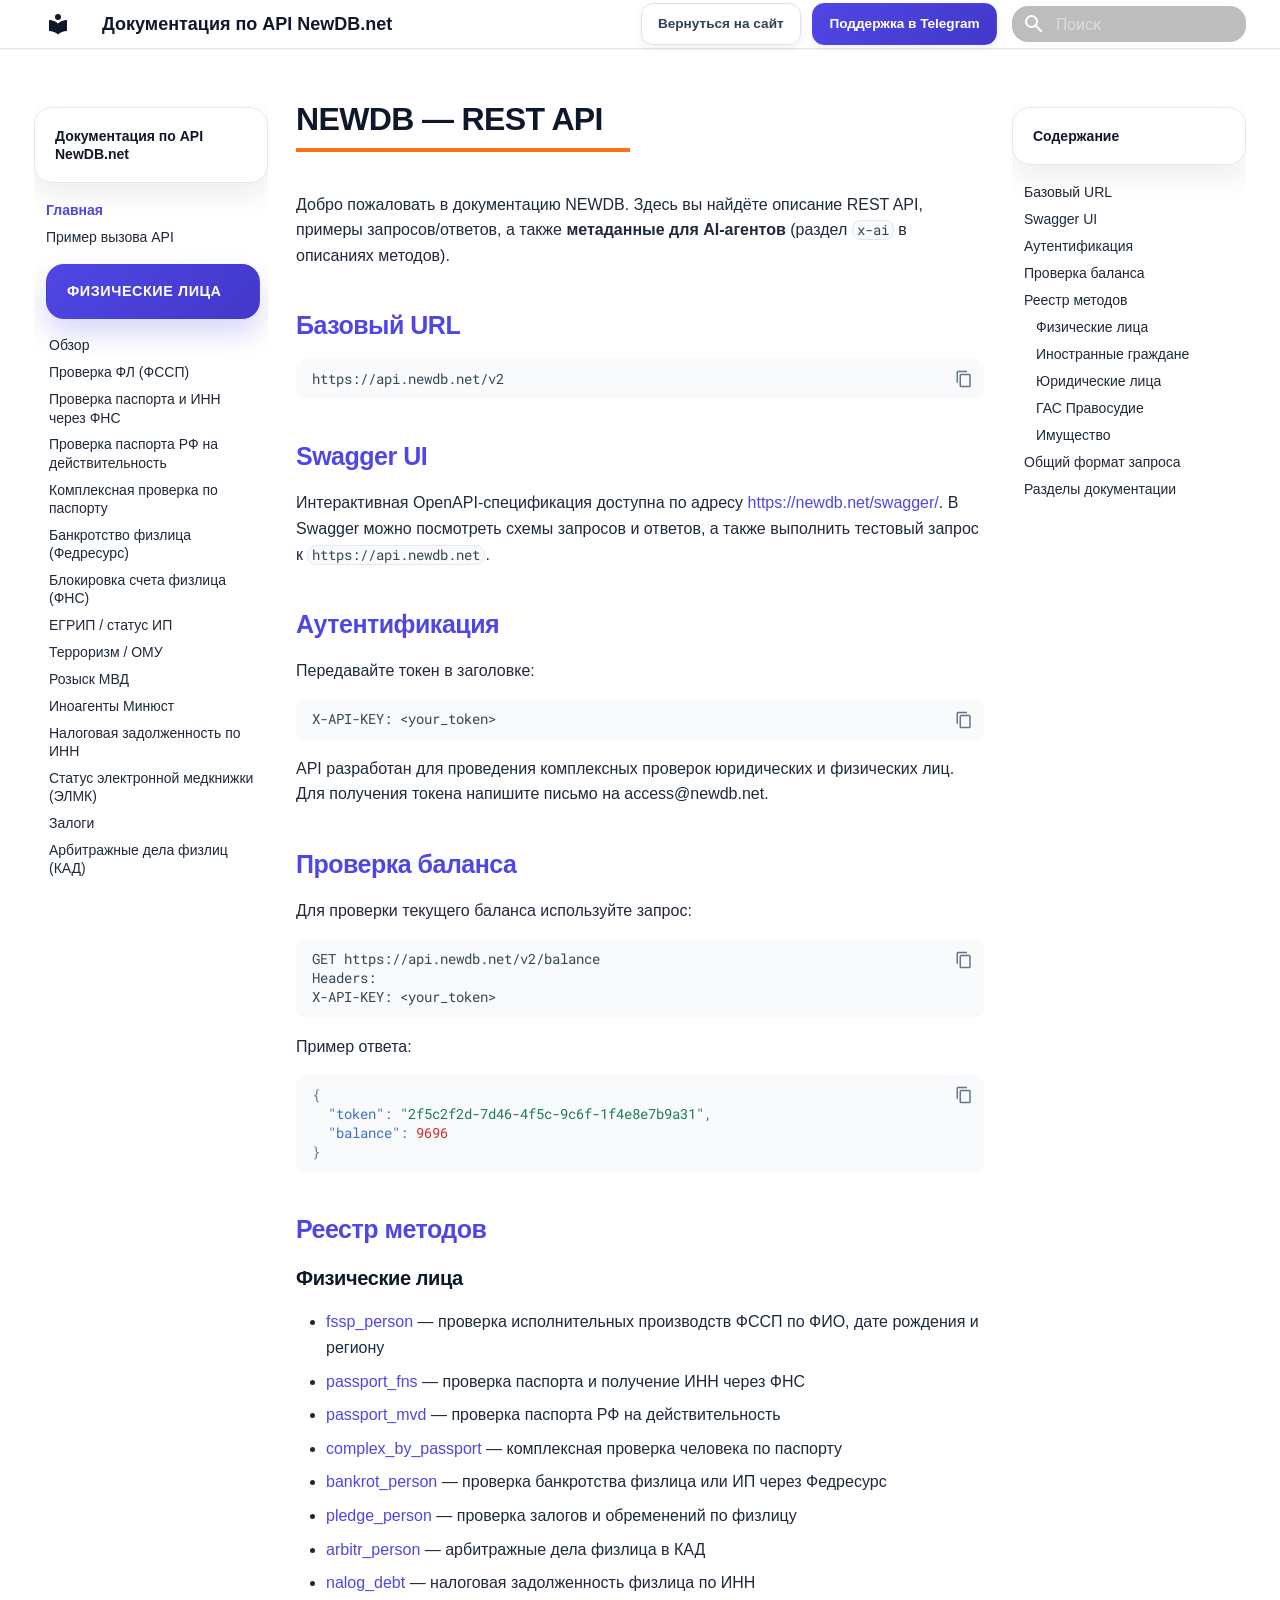
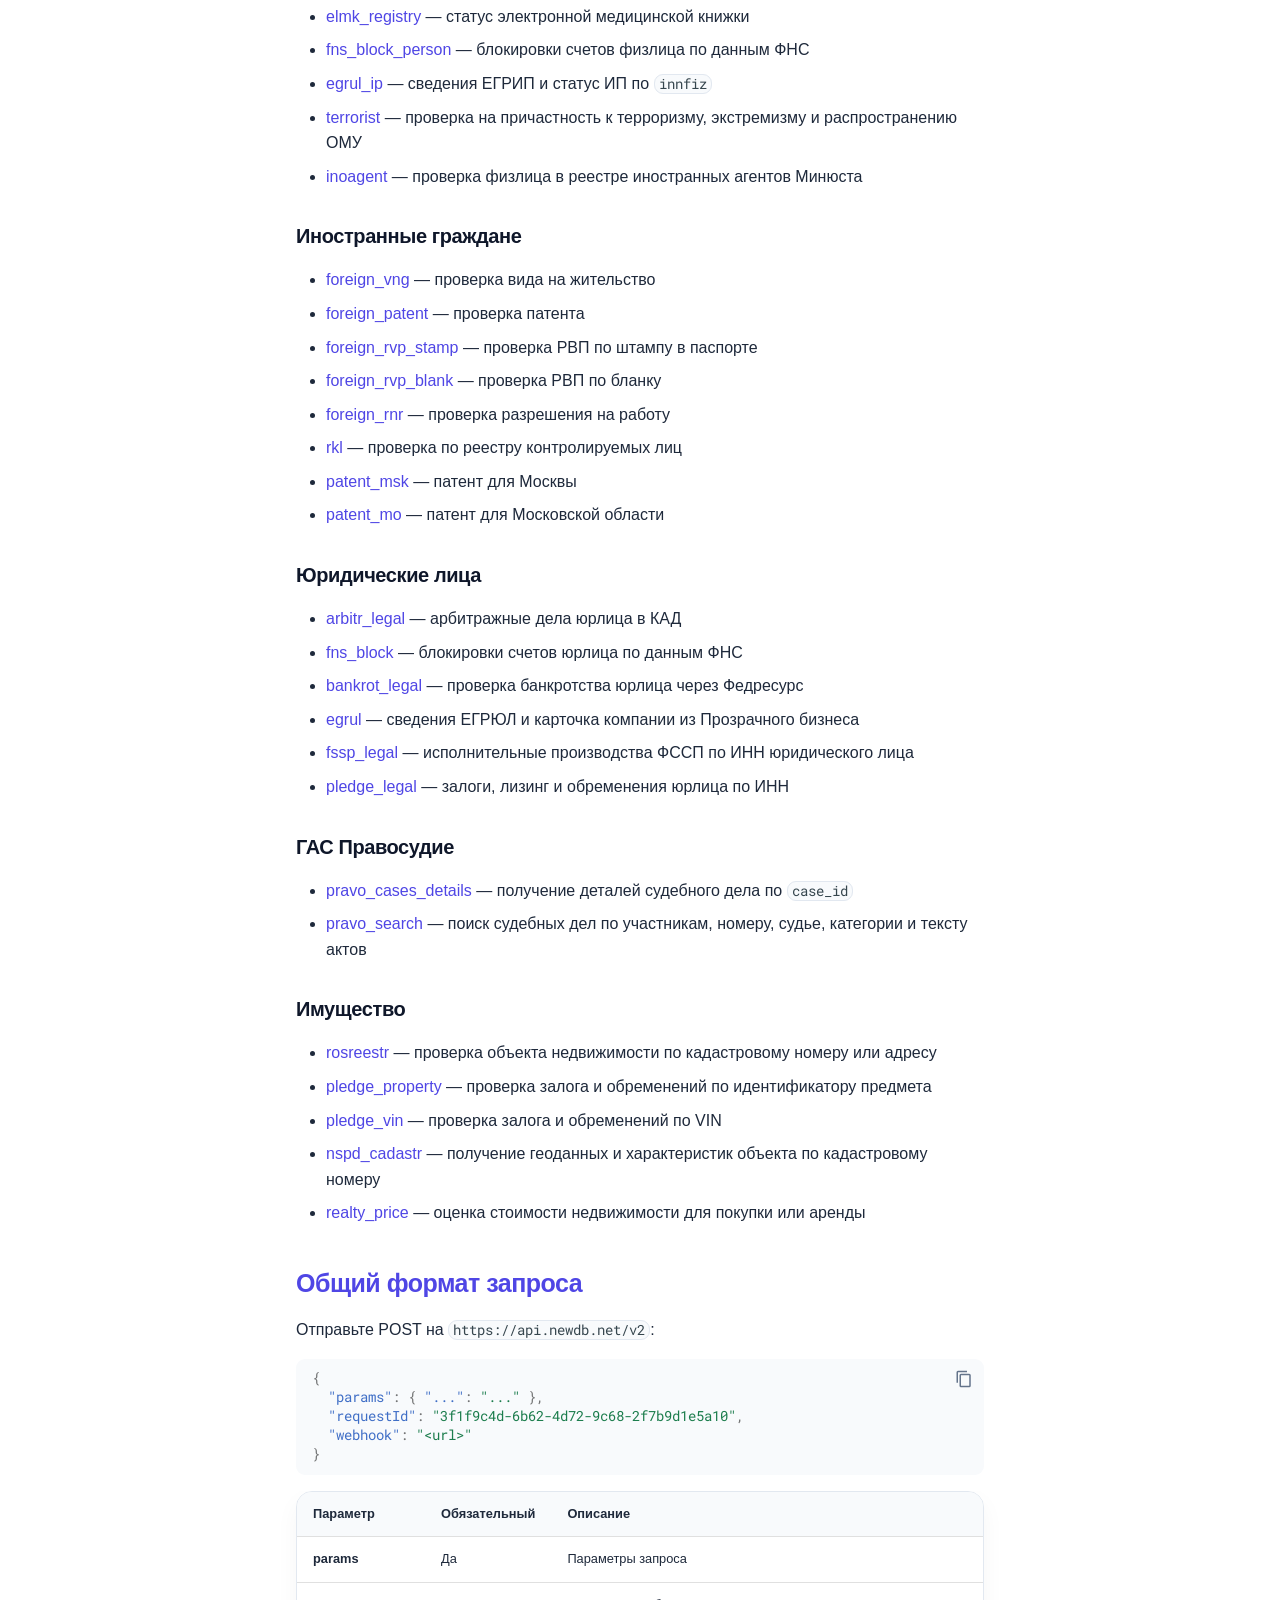
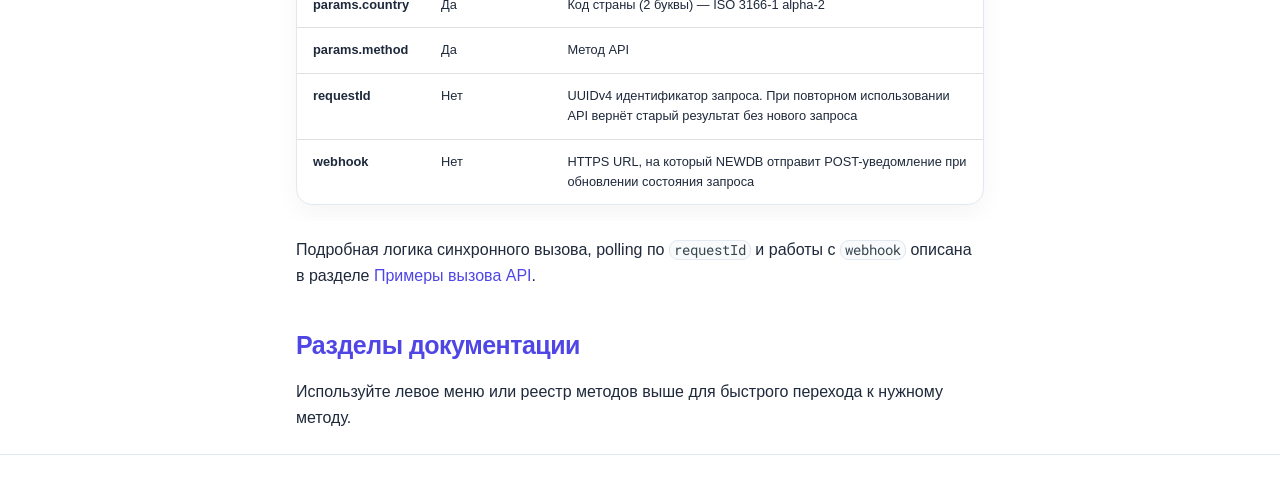
<file: site/index.html>
<!doctype html>
<html lang="ru" class="no-js">
  <head>
    
      <meta charset="utf-8">
      <meta name="viewport" content="width=device-width,initial-scale=1">
      
        <meta name="description" content="Официальное руководство по REST API NEWDB: базовый URL, аутентификация и обзор ключевых разделов.">
      
      
      
        <link rel="canonical" href="https://newdb.net/docs/">
      
      
      
        <link rel="next" href="api-example/">
      
      
      <link rel="icon" href="assets/images/favicon.png">
      <meta name="generator" content="mkdocs-1.6.1, mkdocs-material-9.5.29">
    
    
      
        <title>NEWDB API — документация и подключение - Документация по API NewDB.net</title>
      
    
    
      <link rel="stylesheet" href="assets/stylesheets/main.76a95c52.min.css">
      
      


    
    
      
    
    
      
        
        
        <link rel="preconnect" href="https://fonts.gstatic.com" crossorigin>
        <link rel="stylesheet" href="https://fonts.googleapis.com/css?family=Roboto:300,300i,400,400i,700,700i%7CRoboto+Mono:400,400i,700,700i&display=fallback">
        <style>:root{--md-text-font:"Roboto";--md-code-font:"Roboto Mono"}</style>
      
    
    
      <link rel="stylesheet" href="stylesheets/custom_theme.css">
    
    <script>__md_scope=new URL(".",location),__md_hash=e=>[...e].reduce((e,_)=>(e<<5)-e+_.charCodeAt(0),0),__md_get=(e,_=localStorage,t=__md_scope)=>JSON.parse(_.getItem(t.pathname+"."+e)),__md_set=(e,_,t=localStorage,a=__md_scope)=>{try{t.setItem(a.pathname+"."+e,JSON.stringify(_))}catch(e){}}</script>
    
      

    
    
      
        <meta  name="keywords"  content="NEWDB API, REST, документация, интеграция, AI агенты" >
      
        <meta  property="og:title"  content="NEWDB API — документация и подключение" >
      
        <meta  property="og:description"  content="Инструкция по подключению к REST API NEWDB с примерами токенов и доступных разделов." >
      
    
    
  </head>
  
  
    <body dir="ltr">
  
    
    <input class="md-toggle" data-md-toggle="drawer" type="checkbox" id="__drawer" autocomplete="off">
    <input class="md-toggle" data-md-toggle="search" type="checkbox" id="__search" autocomplete="off">
    <label class="md-overlay" for="__drawer"></label>
    <div data-md-component="skip">
      
        
        <a href="#newdb-rest-api" class="md-skip">
          Перейти к содержанию
        </a>
      
    </div>
    <div data-md-component="announce">
      
    </div>
    
    
      

  

<header class="md-header md-header--shadow" data-md-component="header">
  <nav class="md-header__inner md-grid" aria-label="Верхний колонтитул">
    <a href="." title="Документация по API NewDB.net" class="md-header__button md-logo" aria-label="Документация по API NewDB.net" data-md-component="logo">
      
  
  <svg xmlns="http://www.w3.org/2000/svg" viewBox="0 0 24 24"><path d="M12 8a3 3 0 0 0 3-3 3 3 0 0 0-3-3 3 3 0 0 0-3 3 3 3 0 0 0 3 3m0 3.54C9.64 9.35 6.5 8 3 8v11c3.5 0 6.64 1.35 9 3.54 2.36-2.19 5.5-3.54 9-3.54V8c-3.5 0-6.64 1.35-9 3.54Z"/></svg>

    </a>
    <label class="md-header__button md-icon" for="__drawer">
      
      <svg xmlns="http://www.w3.org/2000/svg" viewBox="0 0 24 24"><path d="M3 6h18v2H3V6m0 5h18v2H3v-2m0 5h18v2H3v-2Z"/></svg>
    </label>
    <div class="md-header__title" data-md-component="header-title">
      <div class="md-header__ellipsis">
        <div class="md-header__topic">
          <span class="md-ellipsis">
            Документация по API NewDB.net
          </span>
        </div>
        <div class="md-header__topic" data-md-component="header-topic">
          <span class="md-ellipsis">
            
              NEWDB API — документация и подключение
            
          </span>
        </div>
      </div>
    </div>
    
    
      <script>var media,input,key,value,palette=__md_get("__palette");if(palette&&palette.color){"(prefers-color-scheme)"===palette.color.media&&(media=matchMedia("(prefers-color-scheme: light)"),input=document.querySelector(media.matches?"[data-md-color-media='(prefers-color-scheme: light)']":"[data-md-color-media='(prefers-color-scheme: dark)']"),palette.color.media=input.getAttribute("data-md-color-media"),palette.color.scheme=input.getAttribute("data-md-color-scheme"),palette.color.primary=input.getAttribute("data-md-color-primary"),palette.color.accent=input.getAttribute("data-md-color-accent"));for([key,value]of Object.entries(palette.color))document.body.setAttribute("data-md-color-"+key,value)}</script>
    
    
    
      <label class="md-header__button md-icon" for="__search">
        
        <svg xmlns="http://www.w3.org/2000/svg" viewBox="0 0 24 24"><path d="M9.5 3A6.5 6.5 0 0 1 16 9.5c0 1.61-.59 3.09-1.56 4.23l.27.27h.79l5 5-1.5 1.5-5-5v-.79l-.27-.27A6.516 6.516 0 0 1 9.5 16 6.5 6.5 0 0 1 3 9.5 6.5 6.5 0 0 1 9.5 3m0 2C7 5 5 7 5 9.5S7 14 9.5 14 14 12 14 9.5 12 5 9.5 5Z"/></svg>
      </label>
      <div class="md-search" data-md-component="search" role="dialog">
  <label class="md-search__overlay" for="__search"></label>
  <div class="md-search__inner" role="search">
    <form class="md-search__form" name="search">
      <input type="text" class="md-search__input" name="query" aria-label="Поиск" placeholder="Поиск" autocapitalize="off" autocorrect="off" autocomplete="off" spellcheck="false" data-md-component="search-query" required>
      <label class="md-search__icon md-icon" for="__search">
        
        <svg xmlns="http://www.w3.org/2000/svg" viewBox="0 0 24 24"><path d="M9.5 3A6.5 6.5 0 0 1 16 9.5c0 1.61-.59 3.09-1.56 4.23l.27.27h.79l5 5-1.5 1.5-5-5v-.79l-.27-.27A6.516 6.516 0 0 1 9.5 16 6.5 6.5 0 0 1 3 9.5 6.5 6.5 0 0 1 9.5 3m0 2C7 5 5 7 5 9.5S7 14 9.5 14 14 12 14 9.5 12 5 9.5 5Z"/></svg>
        
        <svg xmlns="http://www.w3.org/2000/svg" viewBox="0 0 24 24"><path d="M20 11v2H8l5.5 5.5-1.42 1.42L4.16 12l7.92-7.92L13.5 5.5 8 11h12Z"/></svg>
      </label>
      <nav class="md-search__options" aria-label="Поиск">
        
        <button type="reset" class="md-search__icon md-icon" title="Очистить" aria-label="Очистить" tabindex="-1">
          
          <svg xmlns="http://www.w3.org/2000/svg" viewBox="0 0 24 24"><path d="M19 6.41 17.59 5 12 10.59 6.41 5 5 6.41 10.59 12 5 17.59 6.41 19 12 13.41 17.59 19 19 17.59 13.41 12 19 6.41Z"/></svg>
        </button>
      </nav>
      
        <div class="md-search__suggest" data-md-component="search-suggest"></div>
      
    </form>
    <div class="md-search__output">
      <div class="md-search__scrollwrap" tabindex="0" data-md-scrollfix>
        <div class="md-search-result" data-md-component="search-result">
          <div class="md-search-result__meta">
            Инициализация поиска
          </div>
          <ol class="md-search-result__list" role="presentation"></ol>
        </div>
      </div>
    </div>
  </div>
</div>
    
    
  </nav>
  
</header>
    
    <div class="md-container" data-md-component="container">
      
      
        
          
        
      
      <main class="md-main" data-md-component="main">
        <div class="md-main__inner md-grid">
          
            
              
              <div class="md-sidebar md-sidebar--primary" data-md-component="sidebar" data-md-type="navigation" >
                <div class="md-sidebar__scrollwrap">
                  <div class="md-sidebar__inner">
                    



<nav class="md-nav md-nav--primary" aria-label="Навигация" data-md-level="0">
  <label class="md-nav__title" for="__drawer">
    <a href="." title="Документация по API NewDB.net" class="md-nav__button md-logo" aria-label="Документация по API NewDB.net" data-md-component="logo">
      
  
  <svg xmlns="http://www.w3.org/2000/svg" viewBox="0 0 24 24"><path d="M12 8a3 3 0 0 0 3-3 3 3 0 0 0-3-3 3 3 0 0 0-3 3 3 3 0 0 0 3 3m0 3.54C9.64 9.35 6.5 8 3 8v11c3.5 0 6.64 1.35 9 3.54 2.36-2.19 5.5-3.54 9-3.54V8c-3.5 0-6.64 1.35-9 3.54Z"/></svg>

    </a>
    Документация по API NewDB.net
  </label>
  
  <ul class="md-nav__list" data-md-scrollfix>
    
      
      
  
  
    
  
  
  
    <li class="md-nav__item md-nav__item--active">
      
      <input class="md-nav__toggle md-toggle" type="checkbox" id="__toc">
      
      
        
      
      
        <label class="md-nav__link md-nav__link--active" for="__toc">
          
  
  <span class="md-ellipsis">
    Главная
  </span>
  

          <span class="md-nav__icon md-icon"></span>
        </label>
      
      <a href="." class="md-nav__link md-nav__link--active">
        
  
  <span class="md-ellipsis">
    Главная
  </span>
  

      </a>
      
        

<nav class="md-nav md-nav--secondary" aria-label="Содержание">
  
  
  
    
  
  
    <label class="md-nav__title" for="__toc">
      <span class="md-nav__icon md-icon"></span>
      Содержание
    </label>
    <ul class="md-nav__list" data-md-component="toc" data-md-scrollfix>
      
        <li class="md-nav__item">
  <a href="#url" class="md-nav__link">
    <span class="md-ellipsis">
      Базовый URL
    </span>
  </a>
  
</li>
      
        <li class="md-nav__item">
  <a href="#swagger-ui" class="md-nav__link">
    <span class="md-ellipsis">
      Swagger UI
    </span>
  </a>
  
</li>
      
        <li class="md-nav__item">
  <a href="#_1" class="md-nav__link">
    <span class="md-ellipsis">
      Аутентификация
    </span>
  </a>
  
</li>
      
        <li class="md-nav__item">
  <a href="#_2" class="md-nav__link">
    <span class="md-ellipsis">
      Проверка баланса
    </span>
  </a>
  
</li>
      
        <li class="md-nav__item">
  <a href="#_3" class="md-nav__link">
    <span class="md-ellipsis">
      Реестр методов
    </span>
  </a>
  
    <nav class="md-nav" aria-label="Реестр методов">
      <ul class="md-nav__list">
        
          <li class="md-nav__item">
  <a href="#_4" class="md-nav__link">
    <span class="md-ellipsis">
      Физические лица
    </span>
  </a>
  
</li>
        
          <li class="md-nav__item">
  <a href="#_5" class="md-nav__link">
    <span class="md-ellipsis">
      Иностранные граждане
    </span>
  </a>
  
</li>
        
          <li class="md-nav__item">
  <a href="#_6" class="md-nav__link">
    <span class="md-ellipsis">
      Юридические лица
    </span>
  </a>
  
</li>
        
          <li class="md-nav__item">
  <a href="#_7" class="md-nav__link">
    <span class="md-ellipsis">
      ГАС Правосудие
    </span>
  </a>
  
</li>
        
          <li class="md-nav__item">
  <a href="#_8" class="md-nav__link">
    <span class="md-ellipsis">
      Имущество
    </span>
  </a>
  
</li>
        
      </ul>
    </nav>
  
</li>
      
        <li class="md-nav__item">
  <a href="#_9" class="md-nav__link">
    <span class="md-ellipsis">
      Общий формат запроса
    </span>
  </a>
  
</li>
      
        <li class="md-nav__item">
  <a href="#_10" class="md-nav__link">
    <span class="md-ellipsis">
      Разделы документации
    </span>
  </a>
  
</li>
      
    </ul>
  
</nav>
      
    </li>
  

    
      
      
  
  
  
  
    <li class="md-nav__item">
      <a href="api-example/" class="md-nav__link">
        
  
  <span class="md-ellipsis">
    Пример вызова API
  </span>
  

      </a>
    </li>
  

    
      
      
  
  
  
  
    
    
    
      
        
        
      
    
    
    <li class="md-nav__item md-nav__item--section md-nav__item--nested">
      
        
        
        <input class="md-nav__toggle md-toggle " type="checkbox" id="__nav_3" >
        
          
          <label class="md-nav__link" for="__nav_3" id="__nav_3_label" tabindex="">
            
  
  <span class="md-ellipsis">
    Физические лица
  </span>
  

            <span class="md-nav__icon md-icon"></span>
          </label>
        
        <nav class="md-nav" data-md-level="1" aria-labelledby="__nav_3_label" aria-expanded="false">
          <label class="md-nav__title" for="__nav_3">
            <span class="md-nav__icon md-icon"></span>
            Физические лица
          </label>
          <ul class="md-nav__list" data-md-scrollfix>
            
              
                
  
  
  
  
    <li class="md-nav__item">
      <a href="fiz/" class="md-nav__link">
        
  
  <span class="md-ellipsis">
    Обзор
  </span>
  

      </a>
    </li>
  

              
            
              
                
  
  
  
  
    <li class="md-nav__item">
      <a href="fiz/01-fssp_person/" class="md-nav__link">
        
  
  <span class="md-ellipsis">
    Проверка ФЛ (ФССП)
  </span>
  

      </a>
    </li>
  

              
            
              
                
  
  
  
  
    <li class="md-nav__item">
      <a href="fiz/02-passport_fns/" class="md-nav__link">
        
  
  <span class="md-ellipsis">
    Проверка паспорта и ИНН через ФНС
  </span>
  

      </a>
    </li>
  

              
            
              
                
  
  
  
  
    <li class="md-nav__item">
      <a href="fiz/03-passport_mvd/" class="md-nav__link">
        
  
  <span class="md-ellipsis">
    Проверка паспорта РФ на действительность
  </span>
  

      </a>
    </li>
  

              
            
              
                
  
  
  
  
    <li class="md-nav__item">
      <a href="fiz/04-complex_by_passport/" class="md-nav__link">
        
  
  <span class="md-ellipsis">
    Комплексная проверка по паспорту
  </span>
  

      </a>
    </li>
  

              
            
              
                
  
  
  
  
    <li class="md-nav__item">
      <a href="fiz/05-fedresurs_bankrot/" class="md-nav__link">
        
  
  <span class="md-ellipsis">
    Банкротство физлица (Федресурс)
  </span>
  

      </a>
    </li>
  

              
            
              
                
  
  
  
  
    <li class="md-nav__item">
      <a href="fiz/10-fns_block_person/" class="md-nav__link">
        
  
  <span class="md-ellipsis">
    Блокировка счета физлица (ФНС)
  </span>
  

      </a>
    </li>
  

              
            
              
                
  
  
  
  
    <li class="md-nav__item">
      <a href="fiz/11-egrul_ip/" class="md-nav__link">
        
  
  <span class="md-ellipsis">
    ЕГРИП / статус ИП
  </span>
  

      </a>
    </li>
  

              
            
              
                
  
  
  
  
    <li class="md-nav__item">
      <a href="fiz/12-terrorist/" class="md-nav__link">
        
  
  <span class="md-ellipsis">
    Терроризм / ОМУ
  </span>
  

      </a>
    </li>
  

              
            
              
                
  
  
  
  
    <li class="md-nav__item">
      <a href="fiz/13-mvd_wanted/" class="md-nav__link">
        
  
  <span class="md-ellipsis">
    Розыск МВД
  </span>
  

      </a>
    </li>
  

              
            
              
                
  
  
  
  
    <li class="md-nav__item">
      <a href="fiz/14-inoagent/" class="md-nav__link">
        
  
  <span class="md-ellipsis">
    Иноагенты Минюст
  </span>
  

      </a>
    </li>
  

              
            
              
                
  
  
  
  
    <li class="md-nav__item">
      <a href="fiz/08-nalog_debt/" class="md-nav__link">
        
  
  <span class="md-ellipsis">
    Налоговая задолженность по ИНН
  </span>
  

      </a>
    </li>
  

              
            
              
                
  
  
  
  
    <li class="md-nav__item">
      <a href="fiz/09-elmk_registry/" class="md-nav__link">
        
  
  <span class="md-ellipsis">
    Статус электронной медкнижки (ЭЛМК)
  </span>
  

      </a>
    </li>
  

              
            
              
                
  
  
  
  
    <li class="md-nav__item">
      <a href="fiz/06-pledge_person/" class="md-nav__link">
        
  
  <span class="md-ellipsis">
    Залоги
  </span>
  

      </a>
    </li>
  

              
            
              
                
  
  
  
  
    <li class="md-nav__item">
      <a href="fiz/07-arbitr_person/" class="md-nav__link">
        
  
  <span class="md-ellipsis">
    Арбитражные дела физлиц (КАД)
  </span>
  

      </a>
    </li>
  

              
            
          </ul>
        </nav>
      
    </li>
  

    
      
      
  
  
  
  
    
    
    
      
        
        
      
    
    
    <li class="md-nav__item md-nav__item--section md-nav__item--nested">
      
        
        
        <input class="md-nav__toggle md-toggle " type="checkbox" id="__nav_4" >
        
          
          <label class="md-nav__link" for="__nav_4" id="__nav_4_label" tabindex="">
            
  
  <span class="md-ellipsis">
    Иностранные граждане
  </span>
  

            <span class="md-nav__icon md-icon"></span>
          </label>
        
        <nav class="md-nav" data-md-level="1" aria-labelledby="__nav_4_label" aria-expanded="false">
          <label class="md-nav__title" for="__nav_4">
            <span class="md-nav__icon md-icon"></span>
            Иностранные граждане
          </label>
          <ul class="md-nav__list" data-md-scrollfix>
            
              
                
  
  
  
  
    <li class="md-nav__item">
      <a href="foreign/" class="md-nav__link">
        
  
  <span class="md-ellipsis">
    Обзор
  </span>
  

      </a>
    </li>
  

              
            
              
                
  
  
  
  
    <li class="md-nav__item">
      <a href="foreign/01-foreign_vng/" class="md-nav__link">
        
  
  <span class="md-ellipsis">
    Вид на жительство (ВНЖ)
  </span>
  

      </a>
    </li>
  

              
            
              
                
  
  
  
  
    <li class="md-nav__item">
      <a href="foreign/02-foreign_patent/" class="md-nav__link">
        
  
  <span class="md-ellipsis">
    Патент
  </span>
  

      </a>
    </li>
  

              
            
              
                
  
  
  
  
    <li class="md-nav__item">
      <a href="foreign/07-foreign_patent_msk/" class="md-nav__link">
        
  
  <span class="md-ellipsis">
    Патент (Москва)
  </span>
  

      </a>
    </li>
  

              
            
              
                
  
  
  
  
    <li class="md-nav__item">
      <a href="foreign/08-foreign_patent_mo/" class="md-nav__link">
        
  
  <span class="md-ellipsis">
    Патент (Московская область)
  </span>
  

      </a>
    </li>
  

              
            
              
                
  
  
  
  
    <li class="md-nav__item">
      <a href="foreign/03-foreign_rvp_stamp/" class="md-nav__link">
        
  
  <span class="md-ellipsis">
    РВП (штамп)
  </span>
  

      </a>
    </li>
  

              
            
              
                
  
  
  
  
    <li class="md-nav__item">
      <a href="foreign/04-foreign_rvp_blank/" class="md-nav__link">
        
  
  <span class="md-ellipsis">
    РВП (бланк)
  </span>
  

      </a>
    </li>
  

              
            
              
                
  
  
  
  
    <li class="md-nav__item">
      <a href="foreign/05-foreign_rnr/" class="md-nav__link">
        
  
  <span class="md-ellipsis">
    Разрешение на работу
  </span>
  

      </a>
    </li>
  

              
            
              
                
  
  
  
  
    <li class="md-nav__item">
      <a href="foreign/06-foreign_rkl/" class="md-nav__link">
        
  
  <span class="md-ellipsis">
    Реестр контролируемых лиц (RKL)
  </span>
  

      </a>
    </li>
  

              
            
          </ul>
        </nav>
      
    </li>
  

    
      
      
  
  
  
  
    
    
    
      
        
        
      
    
    
    <li class="md-nav__item md-nav__item--section md-nav__item--nested">
      
        
        
        <input class="md-nav__toggle md-toggle " type="checkbox" id="__nav_5" >
        
          
          <label class="md-nav__link" for="__nav_5" id="__nav_5_label" tabindex="">
            
  
  <span class="md-ellipsis">
    Юридические лица
  </span>
  

            <span class="md-nav__icon md-icon"></span>
          </label>
        
        <nav class="md-nav" data-md-level="1" aria-labelledby="__nav_5_label" aria-expanded="false">
          <label class="md-nav__title" for="__nav_5">
            <span class="md-nav__icon md-icon"></span>
            Юридические лица
          </label>
          <ul class="md-nav__list" data-md-scrollfix>
            
              
                
  
  
  
  
    <li class="md-nav__item">
      <a href="legal/" class="md-nav__link">
        
  
  <span class="md-ellipsis">
    Обзор
  </span>
  

      </a>
    </li>
  

              
            
              
                
  
  
  
  
    <li class="md-nav__item">
      <a href="legal/01-arbitr_legal/" class="md-nav__link">
        
  
  <span class="md-ellipsis">
    Арбитражные дела юрлиц (КАД)
  </span>
  

      </a>
    </li>
  

              
            
              
                
  
  
  
  
    <li class="md-nav__item">
      <a href="legal/02-fns_block/" class="md-nav__link">
        
  
  <span class="md-ellipsis">
    Блокировка счета ФНС
  </span>
  

      </a>
    </li>
  

              
            
              
                
  
  
  
  
    <li class="md-nav__item">
      <a href="legal/03-bankrot_legal/" class="md-nav__link">
        
  
  <span class="md-ellipsis">
    Банкротство юрлица (Федресурс)
  </span>
  

      </a>
    </li>
  

              
            
              
                
  
  
  
  
    <li class="md-nav__item">
      <a href="legal/04-egrul/" class="md-nav__link">
        
  
  <span class="md-ellipsis">
    ЕГРЮЛ / Прозрачный бизнес
  </span>
  

      </a>
    </li>
  

              
            
              
                
  
  
  
  
    <li class="md-nav__item">
      <a href="legal/05-fssp_legal/" class="md-nav__link">
        
  
  <span class="md-ellipsis">
    ФССП по ИНН юрлица
  </span>
  

      </a>
    </li>
  

              
            
              
                
  
  
  
  
    <li class="md-nav__item">
      <a href="legal/07-pledge_legal/" class="md-nav__link">
        
  
  <span class="md-ellipsis">
    Залоги юрлица
  </span>
  

      </a>
    </li>
  

              
            
              
                
  
  
  
  
    <li class="md-nav__item">
      <a href="legal/06-complex_by_inn/" class="md-nav__link">
        
  
  <span class="md-ellipsis">
    Комплексная проверка компании по ИНН
  </span>
  

      </a>
    </li>
  

              
            
          </ul>
        </nav>
      
    </li>
  

    
      
      
  
  
  
  
    
    
    
      
        
        
      
    
    
    <li class="md-nav__item md-nav__item--section md-nav__item--nested">
      
        
        
        <input class="md-nav__toggle md-toggle " type="checkbox" id="__nav_6" >
        
          
          <label class="md-nav__link" for="__nav_6" id="__nav_6_label" tabindex="">
            
  
  <span class="md-ellipsis">
    ГАС Правосудие
  </span>
  

            <span class="md-nav__icon md-icon"></span>
          </label>
        
        <nav class="md-nav" data-md-level="1" aria-labelledby="__nav_6_label" aria-expanded="false">
          <label class="md-nav__title" for="__nav_6">
            <span class="md-nav__icon md-icon"></span>
            ГАС Правосудие
          </label>
          <ul class="md-nav__list" data-md-scrollfix>
            
              
                
  
  
  
  
    <li class="md-nav__item">
      <a href="gas/" class="md-nav__link">
        
  
  <span class="md-ellipsis">
    Обзор
  </span>
  

      </a>
    </li>
  

              
            
              
                
  
  
  
  
    <li class="md-nav__item">
      <a href="gas/01-pravo_cases_details/" class="md-nav__link">
        
  
  <span class="md-ellipsis">
    Детали судебного дела по NewdbID
  </span>
  

      </a>
    </li>
  

              
            
              
                
  
  
  
  
    <li class="md-nav__item">
      <a href="gas/02-pravo_search/" class="md-nav__link">
        
  
  <span class="md-ellipsis">
    Поиск судебных дел
  </span>
  

      </a>
    </li>
  

              
            
              
                
  
  
  
  
    <li class="md-nav__item">
      <a href="gas/03-act_text_search/" class="md-nav__link">
        
  
  <span class="md-ellipsis">
    Поиск по текстам актов
  </span>
  

      </a>
    </li>
  

              
            
          </ul>
        </nav>
      
    </li>
  

    
      
      
  
  
  
  
    
    
    
      
        
        
      
    
    
    <li class="md-nav__item md-nav__item--section md-nav__item--nested">
      
        
        
        <input class="md-nav__toggle md-toggle " type="checkbox" id="__nav_7" >
        
          
          <label class="md-nav__link" for="__nav_7" id="__nav_7_label" tabindex="">
            
  
  <span class="md-ellipsis">
    Имущество
  </span>
  

            <span class="md-nav__icon md-icon"></span>
          </label>
        
        <nav class="md-nav" data-md-level="1" aria-labelledby="__nav_7_label" aria-expanded="false">
          <label class="md-nav__title" for="__nav_7">
            <span class="md-nav__icon md-icon"></span>
            Имущество
          </label>
          <ul class="md-nav__list" data-md-scrollfix>
            
              
                
  
  
  
  
    <li class="md-nav__item">
      <a href="property/" class="md-nav__link">
        
  
  <span class="md-ellipsis">
    Обзор
  </span>
  

      </a>
    </li>
  

              
            
              
                
  
  
  
  
    <li class="md-nav__item">
      <a href="property/01-rosreestr/" class="md-nav__link">
        
  
  <span class="md-ellipsis">
    Росреестр
  </span>
  

      </a>
    </li>
  

              
            
              
                
  
  
  
  
    <li class="md-nav__item">
      <a href="property/02-pledge_property/" class="md-nav__link">
        
  
  <span class="md-ellipsis">
    Залог по ID
  </span>
  

      </a>
    </li>
  

              
            
              
                
  
  
  
  
    <li class="md-nav__item">
      <a href="property/03-pledge_vin/" class="md-nav__link">
        
  
  <span class="md-ellipsis">
    Залог по VIN
  </span>
  

      </a>
    </li>
  

              
            
              
                
  
  
  
  
    <li class="md-nav__item">
      <a href="property/04-nspd_cadastr/" class="md-nav__link">
        
  
  <span class="md-ellipsis">
    Геоданные по кадастровому номеру
  </span>
  

      </a>
    </li>
  

              
            
              
                
  
  
  
  
    <li class="md-nav__item">
      <a href="property/05-realty_price/" class="md-nav__link">
        
  
  <span class="md-ellipsis">
    Оценка стоимости недвижимости
  </span>
  

      </a>
    </li>
  

              
            
          </ul>
        </nav>
      
    </li>
  

    
  </ul>
</nav>
                  </div>
                </div>
              </div>
            
            
              
              <div class="md-sidebar md-sidebar--secondary" data-md-component="sidebar" data-md-type="toc" >
                <div class="md-sidebar__scrollwrap">
                  <div class="md-sidebar__inner">
                    

<nav class="md-nav md-nav--secondary" aria-label="Содержание">
  
  
  
    
  
  
    <label class="md-nav__title" for="__toc">
      <span class="md-nav__icon md-icon"></span>
      Содержание
    </label>
    <ul class="md-nav__list" data-md-component="toc" data-md-scrollfix>
      
        <li class="md-nav__item">
  <a href="#url" class="md-nav__link">
    <span class="md-ellipsis">
      Базовый URL
    </span>
  </a>
  
</li>
      
        <li class="md-nav__item">
  <a href="#swagger-ui" class="md-nav__link">
    <span class="md-ellipsis">
      Swagger UI
    </span>
  </a>
  
</li>
      
        <li class="md-nav__item">
  <a href="#_1" class="md-nav__link">
    <span class="md-ellipsis">
      Аутентификация
    </span>
  </a>
  
</li>
      
        <li class="md-nav__item">
  <a href="#_2" class="md-nav__link">
    <span class="md-ellipsis">
      Проверка баланса
    </span>
  </a>
  
</li>
      
        <li class="md-nav__item">
  <a href="#_3" class="md-nav__link">
    <span class="md-ellipsis">
      Реестр методов
    </span>
  </a>
  
    <nav class="md-nav" aria-label="Реестр методов">
      <ul class="md-nav__list">
        
          <li class="md-nav__item">
  <a href="#_4" class="md-nav__link">
    <span class="md-ellipsis">
      Физические лица
    </span>
  </a>
  
</li>
        
          <li class="md-nav__item">
  <a href="#_5" class="md-nav__link">
    <span class="md-ellipsis">
      Иностранные граждане
    </span>
  </a>
  
</li>
        
          <li class="md-nav__item">
  <a href="#_6" class="md-nav__link">
    <span class="md-ellipsis">
      Юридические лица
    </span>
  </a>
  
</li>
        
          <li class="md-nav__item">
  <a href="#_7" class="md-nav__link">
    <span class="md-ellipsis">
      ГАС Правосудие
    </span>
  </a>
  
</li>
        
          <li class="md-nav__item">
  <a href="#_8" class="md-nav__link">
    <span class="md-ellipsis">
      Имущество
    </span>
  </a>
  
</li>
        
      </ul>
    </nav>
  
</li>
      
        <li class="md-nav__item">
  <a href="#_9" class="md-nav__link">
    <span class="md-ellipsis">
      Общий формат запроса
    </span>
  </a>
  
</li>
      
        <li class="md-nav__item">
  <a href="#_10" class="md-nav__link">
    <span class="md-ellipsis">
      Разделы документации
    </span>
  </a>
  
</li>
      
    </ul>
  
</nav>
                  </div>
                </div>
              </div>
            
          
          
            <div class="md-content" data-md-component="content">
              <article class="md-content__inner md-typeset">
                
                  


<h1 id="newdb-rest-api">NEWDB — REST API<a class="headerlink" href="#newdb-rest-api" title="Permanent link">&para;</a></h1>
<p>Добро пожаловать в документацию NEWDB. Здесь вы найдёте описание REST API, примеры запросов/ответов, а также <strong>метаданные для AI-агентов</strong> (раздел <code>x-ai</code> в описаниях методов).</p>
<h2 id="url">Базовый URL<a class="headerlink" href="#url" title="Permanent link">&para;</a></h2>
<div class="highlight"><pre><span></span><code>https://api.newdb.net/v2
</code></pre></div>
<h2 id="swagger-ui">Swagger UI<a class="headerlink" href="#swagger-ui" title="Permanent link">&para;</a></h2>
<p>Интерактивная OpenAPI-спецификация доступна по адресу <a href="https://newdb.net/swagger/">https://newdb.net/swagger/</a>. В Swagger можно посмотреть схемы запросов и ответов, а также выполнить тестовый запрос к <code>https://api.newdb.net</code>.</p>
<h2 id="_1">Аутентификация<a class="headerlink" href="#_1" title="Permanent link">&para;</a></h2>
<p>Передавайте токен в заголовке:</p>
<div class="highlight"><pre><span></span><code>X-API-KEY: &lt;your_token&gt;
</code></pre></div>
<p>API разработан для проведения комплексных проверок юридических и физических лиц. Для получения токена напишите письмо на access@newdb.net.</p>
<h2 id="_2">Проверка баланса<a class="headerlink" href="#_2" title="Permanent link">&para;</a></h2>
<p>Для проверки текущего баланса используйте запрос:</p>
<div class="highlight"><pre><span></span><code><span class="err">GET https://api.newdb.net/v2/balance</span>
<span class="err">Headers: </span>
<span class="err">X-API-KEY: &lt;your_token&gt;</span>
</code></pre></div>
<p>Пример ответа:</p>
<div class="highlight"><pre><span></span><code><span class="p">{</span>
<span class="w">  </span><span class="nt">&quot;token&quot;</span><span class="p">:</span><span class="w"> </span><span class="s2">&quot;2f5c2f2d-7d46-4f5c-9c6f-1f4e8e7b9a31&quot;</span><span class="p">,</span>
<span class="w">  </span><span class="nt">&quot;balance&quot;</span><span class="p">:</span><span class="w"> </span><span class="mi">9696</span>
<span class="p">}</span>
</code></pre></div>
<h2 id="_3">Реестр методов<a class="headerlink" href="#_3" title="Permanent link">&para;</a></h2>
<h3 id="_4">Физические лица<a class="headerlink" href="#_4" title="Permanent link">&para;</a></h3>
<ul>
<li><a href="fiz/01-fssp_person/">fssp_person</a> — проверка исполнительных производств ФССП по ФИО, дате рождения и региону</li>
<li><a href="fiz/02-passport_fns/">passport_fns</a> — проверка паспорта и получение ИНН через ФНС</li>
<li><a href="fiz/03-passport_mvd/">passport_mvd</a> — проверка паспорта РФ на действительность</li>
<li><a href="fiz/04-complex_by_passport/">complex_by_passport</a> — комплексная проверка человека по паспорту</li>
<li><a href="fiz/05-fedresurs_bankrot/">bankrot_person</a> — проверка банкротства физлица или ИП через Федресурс</li>
<li><a href="fiz/06-pledge_person/">pledge_person</a> — проверка залогов и обременений по физлицу</li>
<li><a href="fiz/07-arbitr_person/">arbitr_person</a> — арбитражные дела физлица в КАД</li>
<li><a href="fiz/08-nalog_debt/">nalog_debt</a> — налоговая задолженность физлица по ИНН</li>
<li><a href="fiz/09-elmk_registry/">elmk_registry</a> — статус электронной медицинской книжки</li>
<li><a href="fiz/10-fns_block_person/">fns_block_person</a> — блокировки счетов физлица по данным ФНС</li>
<li><a href="fiz/11-egrul_ip/">egrul_ip</a> — сведения ЕГРИП и статус ИП по <code>innfiz</code></li>
<li><a href="fiz/12-terrorist/">terrorist</a> — проверка на причастность к терроризму, экстремизму и распространению ОМУ</li>
<li><a href="fiz/14-inoagent/">inoagent</a> — проверка физлица в реестре иностранных агентов Минюста</li>
</ul>
<h3 id="_5">Иностранные граждане<a class="headerlink" href="#_5" title="Permanent link">&para;</a></h3>
<ul>
<li><a href="foreign/01-foreign_vng/">foreign_vng</a> — проверка вида на жительство</li>
<li><a href="foreign/02-foreign_patent/">foreign_patent</a> — проверка патента</li>
<li><a href="foreign/03-foreign_rvp_stamp/">foreign_rvp_stamp</a> — проверка РВП по штампу в паспорте</li>
<li><a href="foreign/04-foreign_rvp_blank/">foreign_rvp_blank</a> — проверка РВП по бланку</li>
<li><a href="foreign/05-foreign_rnr/">foreign_rnr</a> — проверка разрешения на работу</li>
<li><a href="foreign/06-foreign_rkl/">rkl</a> — проверка по реестру контролируемых лиц</li>
<li><a href="foreign/07-foreign_patent_msk/">patent_msk</a> — патент для Москвы</li>
<li><a href="foreign/08-foreign_patent_mo/">patent_mo</a> — патент для Московской области</li>
</ul>
<h3 id="_6">Юридические лица<a class="headerlink" href="#_6" title="Permanent link">&para;</a></h3>
<ul>
<li><a href="legal/01-arbitr_legal/">arbitr_legal</a> — арбитражные дела юрлица в КАД</li>
<li><a href="legal/02-fns_block/">fns_block</a> — блокировки счетов юрлица по данным ФНС</li>
<li><a href="legal/03-bankrot_legal/">bankrot_legal</a> — проверка банкротства юрлица через Федресурс</li>
<li><a href="legal/04-egrul/">egrul</a> — сведения ЕГРЮЛ и карточка компании из Прозрачного бизнеса</li>
<li><a href="legal/05-fssp_legal/">fssp_legal</a> — исполнительные производства ФССП по ИНН юридического лица</li>
<li><a href="legal/07-pledge_legal/">pledge_legal</a> — залоги, лизинг и обременения юрлица по ИНН</li>
</ul>
<h3 id="_7">ГАС Правосудие<a class="headerlink" href="#_7" title="Permanent link">&para;</a></h3>
<ul>
<li><a href="gas/01-pravo_cases_details/">pravo_cases_details</a> — получение деталей судебного дела по <code>case_id</code></li>
<li><a href="gas/02-pravo_search/">pravo_search</a> — поиск судебных дел по участникам, номеру, судье, категории и тексту актов</li>
</ul>
<h3 id="_8">Имущество<a class="headerlink" href="#_8" title="Permanent link">&para;</a></h3>
<ul>
<li><a href="property/01-rosreestr/">rosreestr</a> — проверка объекта недвижимости по кадастровому номеру или адресу</li>
<li><a href="property/02-pledge_property/">pledge_property</a> — проверка залога и обременений по идентификатору предмета</li>
<li><a href="property/03-pledge_vin/">pledge_vin</a> — проверка залога и обременений по VIN</li>
<li><a href="property/04-nspd_cadastr/">nspd_cadastr</a> — получение геоданных и характеристик объекта по кадастровому номеру</li>
<li><a href="property/05-realty_price/">realty_price</a> — оценка стоимости недвижимости для покупки или аренды</li>
</ul>
<h2 id="_9">Общий формат запроса<a class="headerlink" href="#_9" title="Permanent link">&para;</a></h2>
<p>Отправьте POST на <code>https://api.newdb.net/v2</code>:</p>
<div class="highlight"><pre><span></span><code><span class="p">{</span>
<span class="w">  </span><span class="nt">&quot;params&quot;</span><span class="p">:</span><span class="w"> </span><span class="p">{</span><span class="w"> </span><span class="nt">&quot;...&quot;</span><span class="p">:</span><span class="w"> </span><span class="s2">&quot;...&quot;</span><span class="w"> </span><span class="p">},</span>
<span class="w">  </span><span class="nt">&quot;requestId&quot;</span><span class="p">:</span><span class="w"> </span><span class="s2">&quot;3f1f9c4d-6b62-4d72-9c68-2f7b9d1e5a10&quot;</span><span class="p">,</span>
<span class="w">  </span><span class="nt">&quot;webhook&quot;</span><span class="p">:</span><span class="w"> </span><span class="s2">&quot;&lt;url&gt;&quot;</span>
<span class="p">}</span>
</code></pre></div>
<table>
<thead>
<tr>
<th>Параметр</th>
<th>Обязательный</th>
<th>Описание</th>
</tr>
</thead>
<tbody>
<tr>
<td><strong>params</strong></td>
<td>Да</td>
<td>Параметры запроса</td>
</tr>
<tr>
<td><strong>params.country</strong></td>
<td>Да</td>
<td>Код страны (2 буквы) — ISO 3166-1 alpha-2</td>
</tr>
<tr>
<td><strong>params.method</strong></td>
<td>Да</td>
<td>Метод API</td>
</tr>
<tr>
<td><strong>requestId</strong></td>
<td>Нет</td>
<td>UUIDv4 идентификатор запроса. При повторном использовании API вернёт старый результат без нового запроса</td>
</tr>
<tr>
<td><strong>webhook</strong></td>
<td>Нет</td>
<td>HTTPS URL, на который NEWDB отправит POST-уведомление при обновлении состояния запроса</td>
</tr>
</tbody>
</table>
<p>Подробная логика синхронного вызова, polling по <code>requestId</code> и работы с <code>webhook</code> описана в разделе <a href="api-example/">Примеры вызова API</a>.</p>
<h2 id="_10">Разделы документации<a class="headerlink" href="#_10" title="Permanent link">&para;</a></h2>
<p>Используйте левое меню или реестр методов выше для быстрого перехода к нужному методу.</p>







  
  






                
              </article>
            </div>
          
          
<script>var target=document.getElementById(location.hash.slice(1));target&&target.name&&(target.checked=target.name.startsWith("__tabbed_"))</script>
        </div>
        
          <button type="button" class="md-top md-icon" data-md-component="top" hidden>
  
  <svg xmlns="http://www.w3.org/2000/svg" viewBox="0 0 24 24"><path d="M13 20h-2V8l-5.5 5.5-1.42-1.42L12 4.16l7.92 7.92-1.42 1.42L13 8v12Z"/></svg>
  К началу
</button>
        
      </main>
      
        <footer class="md-footer">
  
  <div class="md-footer-meta md-typeset">
    <div class="md-footer-meta__inner md-grid">
      <div class="md-copyright">
  
  
    Made with
    <a href="https://squidfunk.github.io/mkdocs-material/" target="_blank" rel="noopener">
      Material for MkDocs
    </a>
  
</div>
      
    </div>
  </div>
</footer>
      
    </div>
    <div class="md-dialog" data-md-component="dialog">
      <div class="md-dialog__inner md-typeset"></div>
    </div>
    
    
    <script id="__config" type="application/json">{"base": ".", "features": ["navigation.top", "navigation.sections", "navigation.tracking", "toc.follow", "content.code.copy", "content.action.edit", "search.suggest", "search.highlight"], "search": "assets/javascripts/workers/search.b8dbb3d2.min.js", "translations": {"clipboard.copied": "\u0421\u043a\u043e\u043f\u0438\u0440\u043e\u0432\u0430\u043d\u043e \u0432 \u0431\u0443\u0444\u0435\u0440", "clipboard.copy": "\u041a\u043e\u043f\u0438\u0440\u043e\u0432\u0430\u0442\u044c \u0432 \u0431\u0443\u0444\u0435\u0440", "search.result.more.one": "\u0415\u0449\u0451 1 \u043d\u0430 \u044d\u0442\u043e\u0439 \u0441\u0442\u0440\u0430\u043d\u0438\u0446\u0435", "search.result.more.other": "\u0415\u0449\u0451 # \u043d\u0430 \u044d\u0442\u043e\u0439 \u0441\u0442\u0440\u0430\u043d\u0438\u0446\u0435", "search.result.none": "\u0421\u043e\u0432\u043f\u0430\u0434\u0435\u043d\u0438\u0439 \u043d\u0435 \u043d\u0430\u0439\u0434\u0435\u043d\u043e", "search.result.one": "\u041d\u0430\u0439\u0434\u0435\u043d\u043e 1 \u0441\u043e\u0432\u043f\u0430\u0434\u0435\u043d\u0438\u0435", "search.result.other": "\u041d\u0430\u0439\u0434\u0435\u043d\u043e \u0441\u043e\u0432\u043f\u0430\u0434\u0435\u043d\u0438\u0439: #", "search.result.placeholder": "\u041d\u0430\u0447\u043d\u0438\u0442\u0435 \u043f\u0435\u0447\u0430\u0442\u0430\u0442\u044c \u0434\u043b\u044f \u043f\u043e\u0438\u0441\u043a\u0430", "search.result.term.missing": "\u041e\u0442\u0441\u0443\u0442\u0441\u0442\u0432\u0443\u0435\u0442", "select.version": "\u0412\u044b\u0431\u0435\u0440\u0438\u0442\u0435 \u0432\u0435\u0440\u0441\u0438\u044e"}}</script>
    
    
      <script src="assets/javascripts/bundle.fe8b6f2b.min.js"></script>
      
        <script src="javascripts/header-actions.js"></script>
      
    
  </body>
</html>
</file>
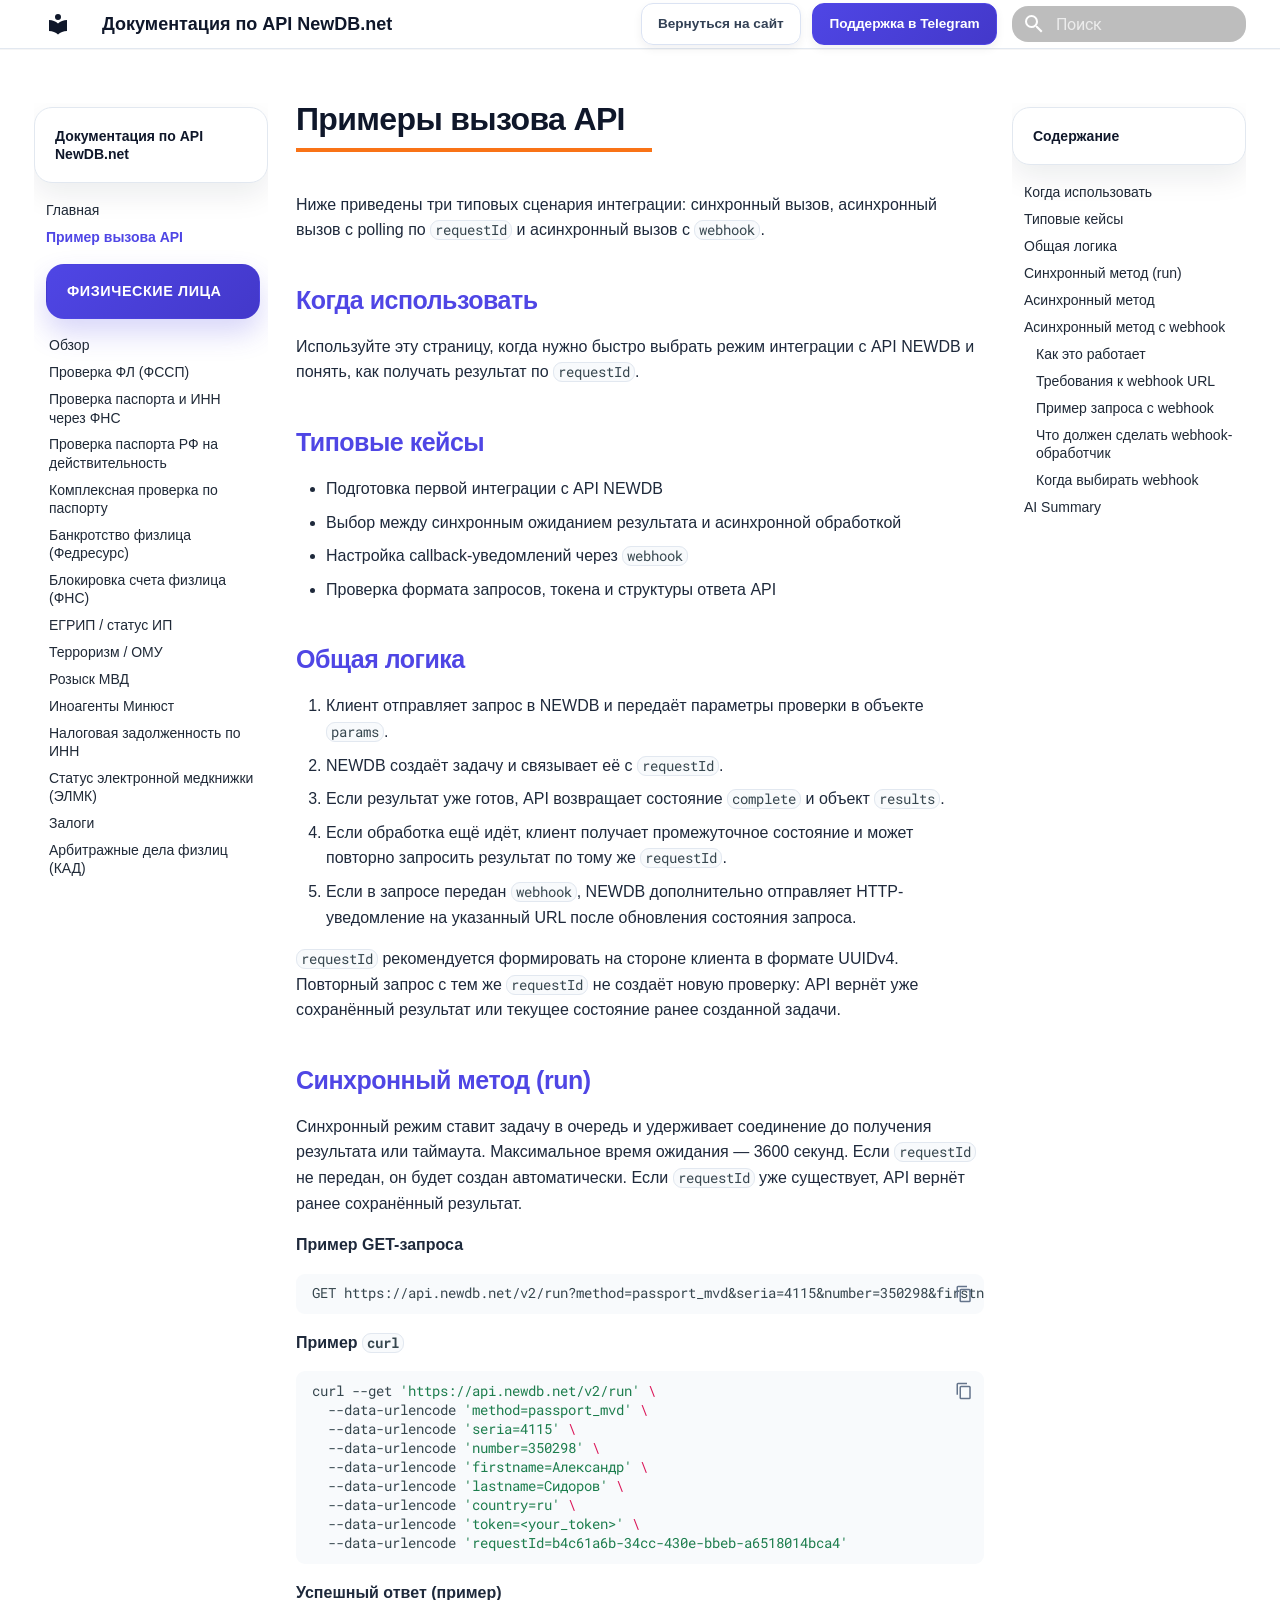
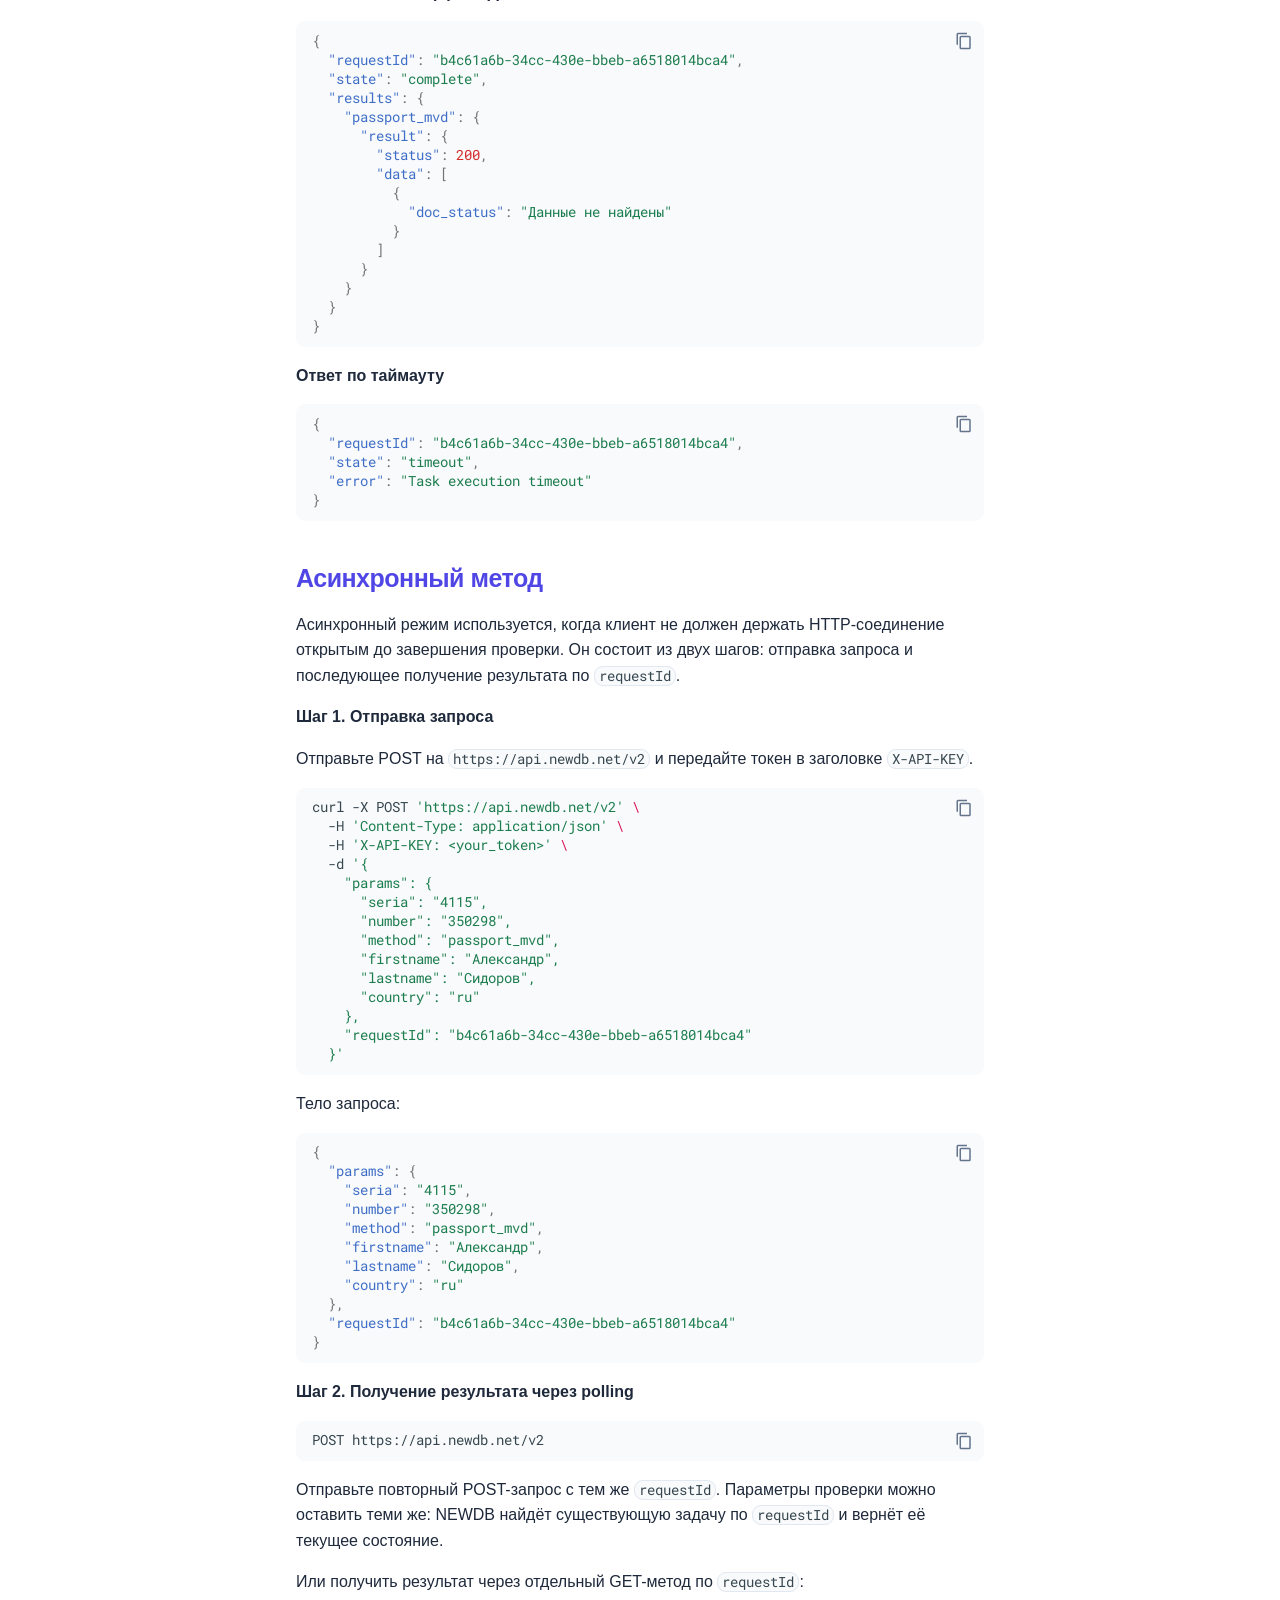
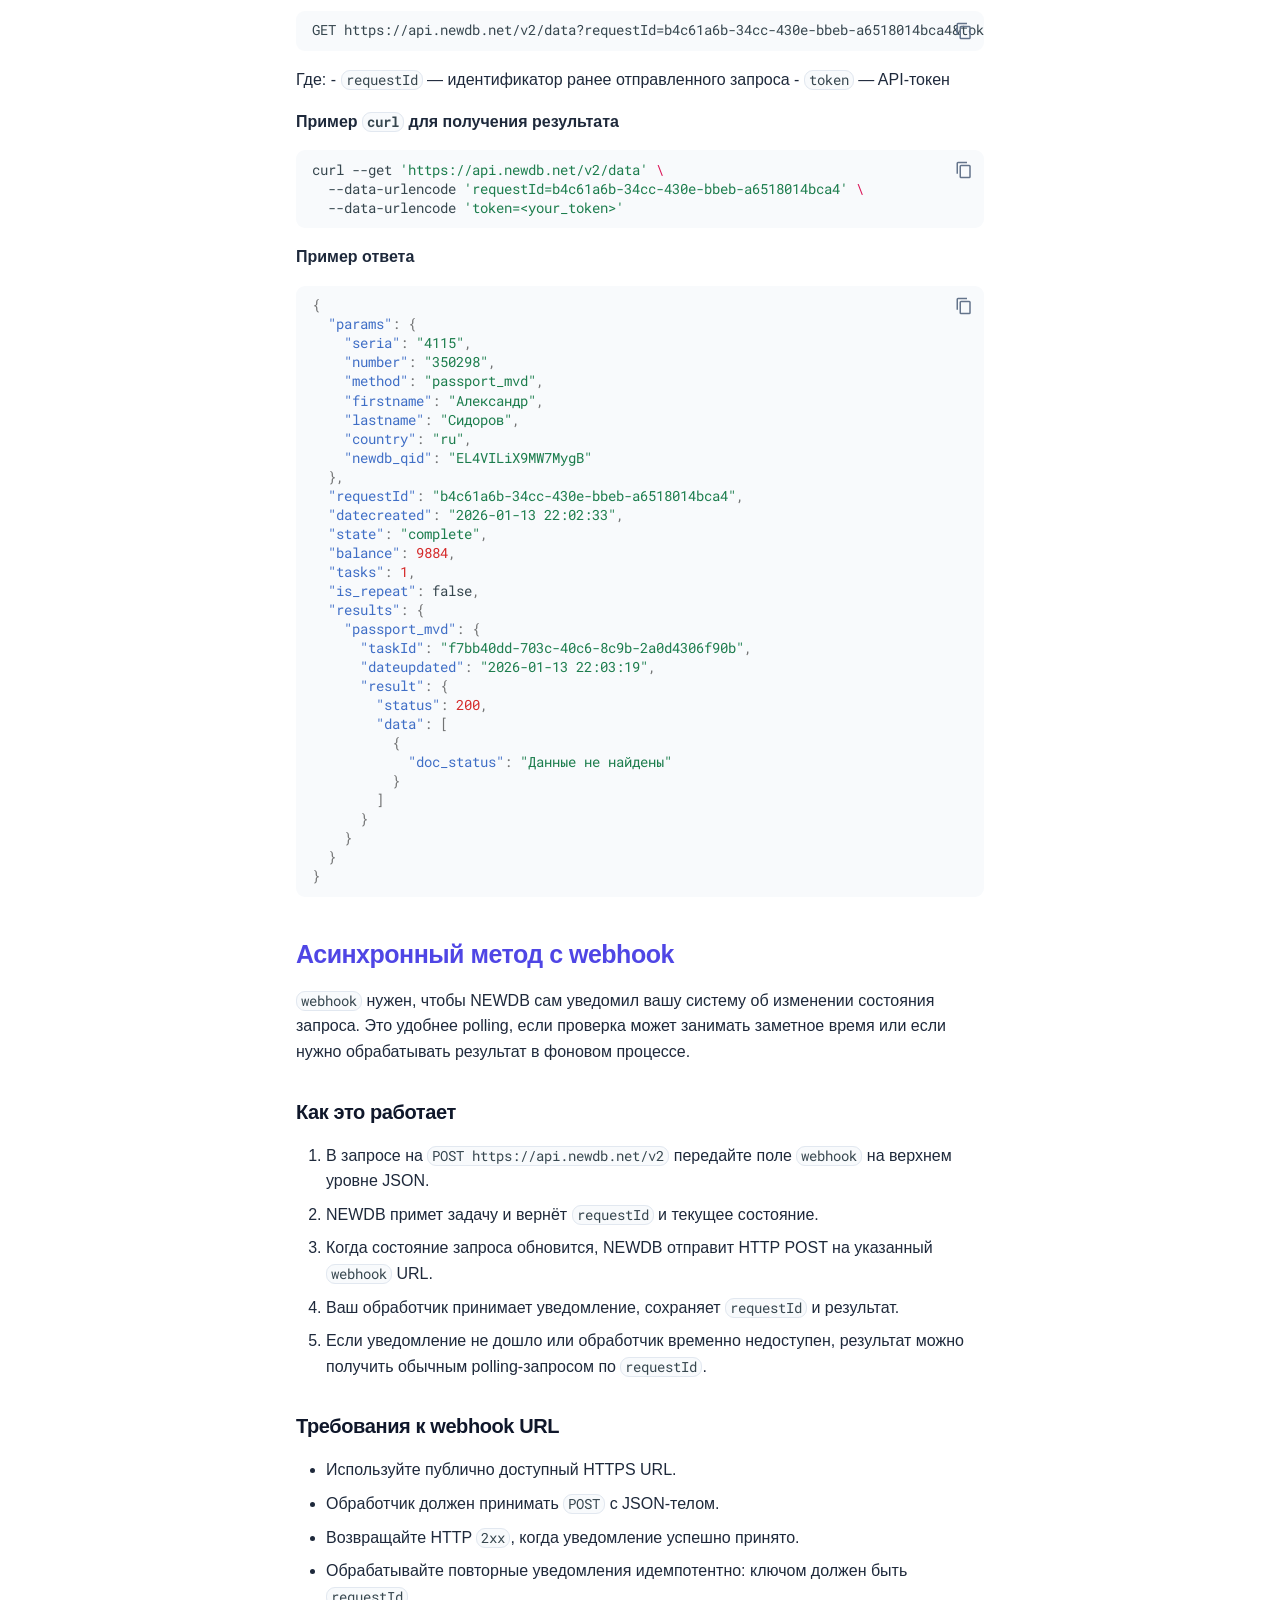
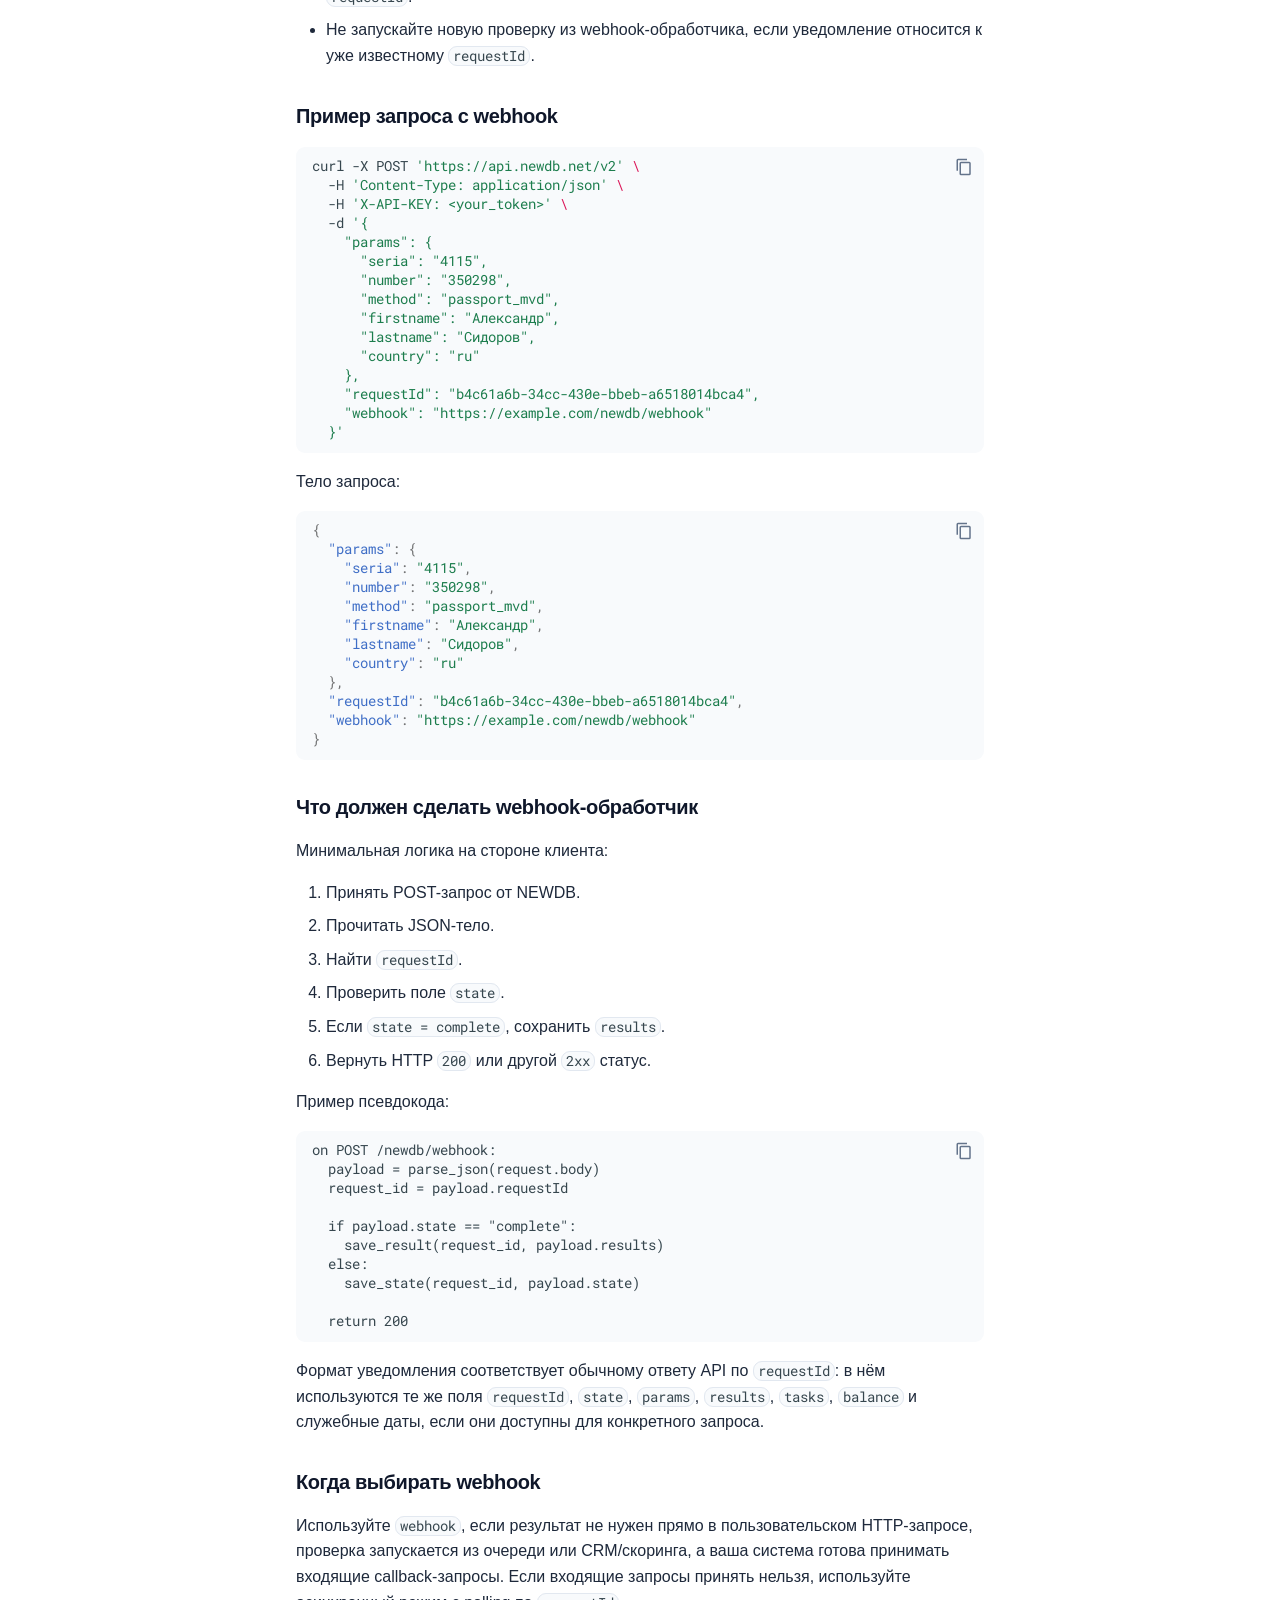
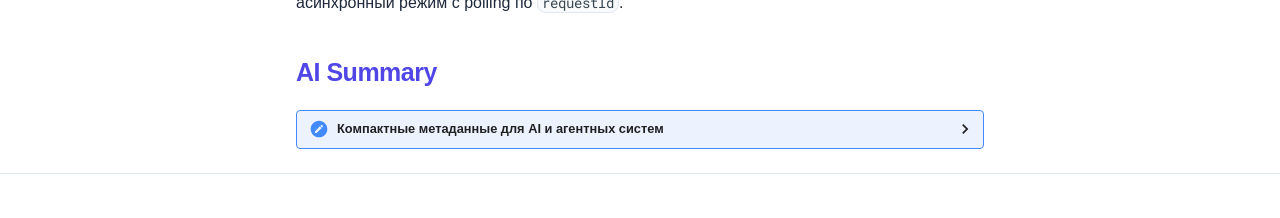
<file: site/api-example/index.html>
<!doctype html>
<html lang="ru" class="no-js">
  <head>
    
      <meta charset="utf-8">
      <meta name="viewport" content="width=device-width,initial-scale=1">
      
        <meta name="description" content="Синхронный и асинхронный варианты вызова API, получение результата по requestId и работа с webhook.">
      
      
      
        <link rel="canonical" href="https://newdb.net/docs/api-example/">
      
      
        <link rel="prev" href="..">
      
      
        <link rel="next" href="../fiz/">
      
      
      <link rel="icon" href="../assets/images/favicon.png">
      <meta name="generator" content="mkdocs-1.6.1, mkdocs-material-9.5.29">
    
    
      
        <title>Примеры вызова API - Документация по API NewDB.net</title>
      
    
    
      <link rel="stylesheet" href="../assets/stylesheets/main.76a95c52.min.css">
      
      


    
    
      
    
    
      
        
        
        <link rel="preconnect" href="https://fonts.gstatic.com" crossorigin>
        <link rel="stylesheet" href="https://fonts.googleapis.com/css?family=Roboto:300,300i,400,400i,700,700i%7CRoboto+Mono:400,400i,700,700i&display=fallback">
        <style>:root{--md-text-font:"Roboto";--md-code-font:"Roboto Mono"}</style>
      
    
    
      <link rel="stylesheet" href="../stylesheets/custom_theme.css">
    
    <script>__md_scope=new URL("..",location),__md_hash=e=>[...e].reduce((e,_)=>(e<<5)-e+_.charCodeAt(0),0),__md_get=(e,_=localStorage,t=__md_scope)=>JSON.parse(_.getItem(t.pathname+"."+e)),__md_set=(e,_,t=localStorage,a=__md_scope)=>{try{t.setItem(a.pathname+"."+e,JSON.stringify(_))}catch(e){}}</script>
    
      

    
    
    
  </head>
  
  
    <body dir="ltr">
  
    
    <input class="md-toggle" data-md-toggle="drawer" type="checkbox" id="__drawer" autocomplete="off">
    <input class="md-toggle" data-md-toggle="search" type="checkbox" id="__search" autocomplete="off">
    <label class="md-overlay" for="__drawer"></label>
    <div data-md-component="skip">
      
        
        <a href="#api" class="md-skip">
          Перейти к содержанию
        </a>
      
    </div>
    <div data-md-component="announce">
      
    </div>
    
    
      

  

<header class="md-header md-header--shadow" data-md-component="header">
  <nav class="md-header__inner md-grid" aria-label="Верхний колонтитул">
    <a href=".." title="Документация по API NewDB.net" class="md-header__button md-logo" aria-label="Документация по API NewDB.net" data-md-component="logo">
      
  
  <svg xmlns="http://www.w3.org/2000/svg" viewBox="0 0 24 24"><path d="M12 8a3 3 0 0 0 3-3 3 3 0 0 0-3-3 3 3 0 0 0-3 3 3 3 0 0 0 3 3m0 3.54C9.64 9.35 6.5 8 3 8v11c3.5 0 6.64 1.35 9 3.54 2.36-2.19 5.5-3.54 9-3.54V8c-3.5 0-6.64 1.35-9 3.54Z"/></svg>

    </a>
    <label class="md-header__button md-icon" for="__drawer">
      
      <svg xmlns="http://www.w3.org/2000/svg" viewBox="0 0 24 24"><path d="M3 6h18v2H3V6m0 5h18v2H3v-2m0 5h18v2H3v-2Z"/></svg>
    </label>
    <div class="md-header__title" data-md-component="header-title">
      <div class="md-header__ellipsis">
        <div class="md-header__topic">
          <span class="md-ellipsis">
            Документация по API NewDB.net
          </span>
        </div>
        <div class="md-header__topic" data-md-component="header-topic">
          <span class="md-ellipsis">
            
              Примеры вызова API
            
          </span>
        </div>
      </div>
    </div>
    
    
      <script>var media,input,key,value,palette=__md_get("__palette");if(palette&&palette.color){"(prefers-color-scheme)"===palette.color.media&&(media=matchMedia("(prefers-color-scheme: light)"),input=document.querySelector(media.matches?"[data-md-color-media='(prefers-color-scheme: light)']":"[data-md-color-media='(prefers-color-scheme: dark)']"),palette.color.media=input.getAttribute("data-md-color-media"),palette.color.scheme=input.getAttribute("data-md-color-scheme"),palette.color.primary=input.getAttribute("data-md-color-primary"),palette.color.accent=input.getAttribute("data-md-color-accent"));for([key,value]of Object.entries(palette.color))document.body.setAttribute("data-md-color-"+key,value)}</script>
    
    
    
      <label class="md-header__button md-icon" for="__search">
        
        <svg xmlns="http://www.w3.org/2000/svg" viewBox="0 0 24 24"><path d="M9.5 3A6.5 6.5 0 0 1 16 9.5c0 1.61-.59 3.09-1.56 4.23l.27.27h.79l5 5-1.5 1.5-5-5v-.79l-.27-.27A6.516 6.516 0 0 1 9.5 16 6.5 6.5 0 0 1 3 9.5 6.5 6.5 0 0 1 9.5 3m0 2C7 5 5 7 5 9.5S7 14 9.5 14 14 12 14 9.5 12 5 9.5 5Z"/></svg>
      </label>
      <div class="md-search" data-md-component="search" role="dialog">
  <label class="md-search__overlay" for="__search"></label>
  <div class="md-search__inner" role="search">
    <form class="md-search__form" name="search">
      <input type="text" class="md-search__input" name="query" aria-label="Поиск" placeholder="Поиск" autocapitalize="off" autocorrect="off" autocomplete="off" spellcheck="false" data-md-component="search-query" required>
      <label class="md-search__icon md-icon" for="__search">
        
        <svg xmlns="http://www.w3.org/2000/svg" viewBox="0 0 24 24"><path d="M9.5 3A6.5 6.5 0 0 1 16 9.5c0 1.61-.59 3.09-1.56 4.23l.27.27h.79l5 5-1.5 1.5-5-5v-.79l-.27-.27A6.516 6.516 0 0 1 9.5 16 6.5 6.5 0 0 1 3 9.5 6.5 6.5 0 0 1 9.5 3m0 2C7 5 5 7 5 9.5S7 14 9.5 14 14 12 14 9.5 12 5 9.5 5Z"/></svg>
        
        <svg xmlns="http://www.w3.org/2000/svg" viewBox="0 0 24 24"><path d="M20 11v2H8l5.5 5.5-1.42 1.42L4.16 12l7.92-7.92L13.5 5.5 8 11h12Z"/></svg>
      </label>
      <nav class="md-search__options" aria-label="Поиск">
        
        <button type="reset" class="md-search__icon md-icon" title="Очистить" aria-label="Очистить" tabindex="-1">
          
          <svg xmlns="http://www.w3.org/2000/svg" viewBox="0 0 24 24"><path d="M19 6.41 17.59 5 12 10.59 6.41 5 5 6.41 10.59 12 5 17.59 6.41 19 12 13.41 17.59 19 19 17.59 13.41 12 19 6.41Z"/></svg>
        </button>
      </nav>
      
        <div class="md-search__suggest" data-md-component="search-suggest"></div>
      
    </form>
    <div class="md-search__output">
      <div class="md-search__scrollwrap" tabindex="0" data-md-scrollfix>
        <div class="md-search-result" data-md-component="search-result">
          <div class="md-search-result__meta">
            Инициализация поиска
          </div>
          <ol class="md-search-result__list" role="presentation"></ol>
        </div>
      </div>
    </div>
  </div>
</div>
    
    
  </nav>
  
</header>
    
    <div class="md-container" data-md-component="container">
      
      
        
          
        
      
      <main class="md-main" data-md-component="main">
        <div class="md-main__inner md-grid">
          
            
              
              <div class="md-sidebar md-sidebar--primary" data-md-component="sidebar" data-md-type="navigation" >
                <div class="md-sidebar__scrollwrap">
                  <div class="md-sidebar__inner">
                    



<nav class="md-nav md-nav--primary" aria-label="Навигация" data-md-level="0">
  <label class="md-nav__title" for="__drawer">
    <a href=".." title="Документация по API NewDB.net" class="md-nav__button md-logo" aria-label="Документация по API NewDB.net" data-md-component="logo">
      
  
  <svg xmlns="http://www.w3.org/2000/svg" viewBox="0 0 24 24"><path d="M12 8a3 3 0 0 0 3-3 3 3 0 0 0-3-3 3 3 0 0 0-3 3 3 3 0 0 0 3 3m0 3.54C9.64 9.35 6.5 8 3 8v11c3.5 0 6.64 1.35 9 3.54 2.36-2.19 5.5-3.54 9-3.54V8c-3.5 0-6.64 1.35-9 3.54Z"/></svg>

    </a>
    Документация по API NewDB.net
  </label>
  
  <ul class="md-nav__list" data-md-scrollfix>
    
      
      
  
  
  
  
    <li class="md-nav__item">
      <a href=".." class="md-nav__link">
        
  
  <span class="md-ellipsis">
    Главная
  </span>
  

      </a>
    </li>
  

    
      
      
  
  
    
  
  
  
    <li class="md-nav__item md-nav__item--active">
      
      <input class="md-nav__toggle md-toggle" type="checkbox" id="__toc">
      
      
        
      
      
        <label class="md-nav__link md-nav__link--active" for="__toc">
          
  
  <span class="md-ellipsis">
    Пример вызова API
  </span>
  

          <span class="md-nav__icon md-icon"></span>
        </label>
      
      <a href="./" class="md-nav__link md-nav__link--active">
        
  
  <span class="md-ellipsis">
    Пример вызова API
  </span>
  

      </a>
      
        

<nav class="md-nav md-nav--secondary" aria-label="Содержание">
  
  
  
    
  
  
    <label class="md-nav__title" for="__toc">
      <span class="md-nav__icon md-icon"></span>
      Содержание
    </label>
    <ul class="md-nav__list" data-md-component="toc" data-md-scrollfix>
      
        <li class="md-nav__item">
  <a href="#_1" class="md-nav__link">
    <span class="md-ellipsis">
      Когда использовать
    </span>
  </a>
  
</li>
      
        <li class="md-nav__item">
  <a href="#_2" class="md-nav__link">
    <span class="md-ellipsis">
      Типовые кейсы
    </span>
  </a>
  
</li>
      
        <li class="md-nav__item">
  <a href="#_3" class="md-nav__link">
    <span class="md-ellipsis">
      Общая логика
    </span>
  </a>
  
</li>
      
        <li class="md-nav__item">
  <a href="#run" class="md-nav__link">
    <span class="md-ellipsis">
      Синхронный метод (run)
    </span>
  </a>
  
</li>
      
        <li class="md-nav__item">
  <a href="#_4" class="md-nav__link">
    <span class="md-ellipsis">
      Асинхронный метод
    </span>
  </a>
  
</li>
      
        <li class="md-nav__item">
  <a href="#webhook" class="md-nav__link">
    <span class="md-ellipsis">
      Асинхронный метод с webhook
    </span>
  </a>
  
    <nav class="md-nav" aria-label="Асинхронный метод с webhook">
      <ul class="md-nav__list">
        
          <li class="md-nav__item">
  <a href="#_5" class="md-nav__link">
    <span class="md-ellipsis">
      Как это работает
    </span>
  </a>
  
</li>
        
          <li class="md-nav__item">
  <a href="#webhook-url" class="md-nav__link">
    <span class="md-ellipsis">
      Требования к webhook URL
    </span>
  </a>
  
</li>
        
          <li class="md-nav__item">
  <a href="#webhook_1" class="md-nav__link">
    <span class="md-ellipsis">
      Пример запроса с webhook
    </span>
  </a>
  
</li>
        
          <li class="md-nav__item">
  <a href="#webhook-" class="md-nav__link">
    <span class="md-ellipsis">
      Что должен сделать webhook-обработчик
    </span>
  </a>
  
</li>
        
          <li class="md-nav__item">
  <a href="#webhook_2" class="md-nav__link">
    <span class="md-ellipsis">
      Когда выбирать webhook
    </span>
  </a>
  
</li>
        
      </ul>
    </nav>
  
</li>
      
        <li class="md-nav__item">
  <a href="#ai-summary" class="md-nav__link">
    <span class="md-ellipsis">
      AI Summary
    </span>
  </a>
  
</li>
      
    </ul>
  
</nav>
      
    </li>
  

    
      
      
  
  
  
  
    
    
    
      
        
        
      
    
    
    <li class="md-nav__item md-nav__item--section md-nav__item--nested">
      
        
        
        <input class="md-nav__toggle md-toggle " type="checkbox" id="__nav_3" >
        
          
          <label class="md-nav__link" for="__nav_3" id="__nav_3_label" tabindex="">
            
  
  <span class="md-ellipsis">
    Физические лица
  </span>
  

            <span class="md-nav__icon md-icon"></span>
          </label>
        
        <nav class="md-nav" data-md-level="1" aria-labelledby="__nav_3_label" aria-expanded="false">
          <label class="md-nav__title" for="__nav_3">
            <span class="md-nav__icon md-icon"></span>
            Физические лица
          </label>
          <ul class="md-nav__list" data-md-scrollfix>
            
              
                
  
  
  
  
    <li class="md-nav__item">
      <a href="../fiz/" class="md-nav__link">
        
  
  <span class="md-ellipsis">
    Обзор
  </span>
  

      </a>
    </li>
  

              
            
              
                
  
  
  
  
    <li class="md-nav__item">
      <a href="../fiz/01-fssp_person/" class="md-nav__link">
        
  
  <span class="md-ellipsis">
    Проверка ФЛ (ФССП)
  </span>
  

      </a>
    </li>
  

              
            
              
                
  
  
  
  
    <li class="md-nav__item">
      <a href="../fiz/02-passport_fns/" class="md-nav__link">
        
  
  <span class="md-ellipsis">
    Проверка паспорта и ИНН через ФНС
  </span>
  

      </a>
    </li>
  

              
            
              
                
  
  
  
  
    <li class="md-nav__item">
      <a href="../fiz/03-passport_mvd/" class="md-nav__link">
        
  
  <span class="md-ellipsis">
    Проверка паспорта РФ на действительность
  </span>
  

      </a>
    </li>
  

              
            
              
                
  
  
  
  
    <li class="md-nav__item">
      <a href="../fiz/04-complex_by_passport/" class="md-nav__link">
        
  
  <span class="md-ellipsis">
    Комплексная проверка по паспорту
  </span>
  

      </a>
    </li>
  

              
            
              
                
  
  
  
  
    <li class="md-nav__item">
      <a href="../fiz/05-fedresurs_bankrot/" class="md-nav__link">
        
  
  <span class="md-ellipsis">
    Банкротство физлица (Федресурс)
  </span>
  

      </a>
    </li>
  

              
            
              
                
  
  
  
  
    <li class="md-nav__item">
      <a href="../fiz/10-fns_block_person/" class="md-nav__link">
        
  
  <span class="md-ellipsis">
    Блокировка счета физлица (ФНС)
  </span>
  

      </a>
    </li>
  

              
            
              
                
  
  
  
  
    <li class="md-nav__item">
      <a href="../fiz/11-egrul_ip/" class="md-nav__link">
        
  
  <span class="md-ellipsis">
    ЕГРИП / статус ИП
  </span>
  

      </a>
    </li>
  

              
            
              
                
  
  
  
  
    <li class="md-nav__item">
      <a href="../fiz/12-terrorist/" class="md-nav__link">
        
  
  <span class="md-ellipsis">
    Терроризм / ОМУ
  </span>
  

      </a>
    </li>
  

              
            
              
                
  
  
  
  
    <li class="md-nav__item">
      <a href="../fiz/13-mvd_wanted/" class="md-nav__link">
        
  
  <span class="md-ellipsis">
    Розыск МВД
  </span>
  

      </a>
    </li>
  

              
            
              
                
  
  
  
  
    <li class="md-nav__item">
      <a href="../fiz/14-inoagent/" class="md-nav__link">
        
  
  <span class="md-ellipsis">
    Иноагенты Минюст
  </span>
  

      </a>
    </li>
  

              
            
              
                
  
  
  
  
    <li class="md-nav__item">
      <a href="../fiz/08-nalog_debt/" class="md-nav__link">
        
  
  <span class="md-ellipsis">
    Налоговая задолженность по ИНН
  </span>
  

      </a>
    </li>
  

              
            
              
                
  
  
  
  
    <li class="md-nav__item">
      <a href="../fiz/09-elmk_registry/" class="md-nav__link">
        
  
  <span class="md-ellipsis">
    Статус электронной медкнижки (ЭЛМК)
  </span>
  

      </a>
    </li>
  

              
            
              
                
  
  
  
  
    <li class="md-nav__item">
      <a href="../fiz/06-pledge_person/" class="md-nav__link">
        
  
  <span class="md-ellipsis">
    Залоги
  </span>
  

      </a>
    </li>
  

              
            
              
                
  
  
  
  
    <li class="md-nav__item">
      <a href="../fiz/07-arbitr_person/" class="md-nav__link">
        
  
  <span class="md-ellipsis">
    Арбитражные дела физлиц (КАД)
  </span>
  

      </a>
    </li>
  

              
            
          </ul>
        </nav>
      
    </li>
  

    
      
      
  
  
  
  
    
    
    
      
        
        
      
    
    
    <li class="md-nav__item md-nav__item--section md-nav__item--nested">
      
        
        
        <input class="md-nav__toggle md-toggle " type="checkbox" id="__nav_4" >
        
          
          <label class="md-nav__link" for="__nav_4" id="__nav_4_label" tabindex="">
            
  
  <span class="md-ellipsis">
    Иностранные граждане
  </span>
  

            <span class="md-nav__icon md-icon"></span>
          </label>
        
        <nav class="md-nav" data-md-level="1" aria-labelledby="__nav_4_label" aria-expanded="false">
          <label class="md-nav__title" for="__nav_4">
            <span class="md-nav__icon md-icon"></span>
            Иностранные граждане
          </label>
          <ul class="md-nav__list" data-md-scrollfix>
            
              
                
  
  
  
  
    <li class="md-nav__item">
      <a href="../foreign/" class="md-nav__link">
        
  
  <span class="md-ellipsis">
    Обзор
  </span>
  

      </a>
    </li>
  

              
            
              
                
  
  
  
  
    <li class="md-nav__item">
      <a href="../foreign/01-foreign_vng/" class="md-nav__link">
        
  
  <span class="md-ellipsis">
    Вид на жительство (ВНЖ)
  </span>
  

      </a>
    </li>
  

              
            
              
                
  
  
  
  
    <li class="md-nav__item">
      <a href="../foreign/02-foreign_patent/" class="md-nav__link">
        
  
  <span class="md-ellipsis">
    Патент
  </span>
  

      </a>
    </li>
  

              
            
              
                
  
  
  
  
    <li class="md-nav__item">
      <a href="../foreign/07-foreign_patent_msk/" class="md-nav__link">
        
  
  <span class="md-ellipsis">
    Патент (Москва)
  </span>
  

      </a>
    </li>
  

              
            
              
                
  
  
  
  
    <li class="md-nav__item">
      <a href="../foreign/08-foreign_patent_mo/" class="md-nav__link">
        
  
  <span class="md-ellipsis">
    Патент (Московская область)
  </span>
  

      </a>
    </li>
  

              
            
              
                
  
  
  
  
    <li class="md-nav__item">
      <a href="../foreign/03-foreign_rvp_stamp/" class="md-nav__link">
        
  
  <span class="md-ellipsis">
    РВП (штамп)
  </span>
  

      </a>
    </li>
  

              
            
              
                
  
  
  
  
    <li class="md-nav__item">
      <a href="../foreign/04-foreign_rvp_blank/" class="md-nav__link">
        
  
  <span class="md-ellipsis">
    РВП (бланк)
  </span>
  

      </a>
    </li>
  

              
            
              
                
  
  
  
  
    <li class="md-nav__item">
      <a href="../foreign/05-foreign_rnr/" class="md-nav__link">
        
  
  <span class="md-ellipsis">
    Разрешение на работу
  </span>
  

      </a>
    </li>
  

              
            
              
                
  
  
  
  
    <li class="md-nav__item">
      <a href="../foreign/06-foreign_rkl/" class="md-nav__link">
        
  
  <span class="md-ellipsis">
    Реестр контролируемых лиц (RKL)
  </span>
  

      </a>
    </li>
  

              
            
          </ul>
        </nav>
      
    </li>
  

    
      
      
  
  
  
  
    
    
    
      
        
        
      
    
    
    <li class="md-nav__item md-nav__item--section md-nav__item--nested">
      
        
        
        <input class="md-nav__toggle md-toggle " type="checkbox" id="__nav_5" >
        
          
          <label class="md-nav__link" for="__nav_5" id="__nav_5_label" tabindex="">
            
  
  <span class="md-ellipsis">
    Юридические лица
  </span>
  

            <span class="md-nav__icon md-icon"></span>
          </label>
        
        <nav class="md-nav" data-md-level="1" aria-labelledby="__nav_5_label" aria-expanded="false">
          <label class="md-nav__title" for="__nav_5">
            <span class="md-nav__icon md-icon"></span>
            Юридические лица
          </label>
          <ul class="md-nav__list" data-md-scrollfix>
            
              
                
  
  
  
  
    <li class="md-nav__item">
      <a href="../legal/" class="md-nav__link">
        
  
  <span class="md-ellipsis">
    Обзор
  </span>
  

      </a>
    </li>
  

              
            
              
                
  
  
  
  
    <li class="md-nav__item">
      <a href="../legal/01-arbitr_legal/" class="md-nav__link">
        
  
  <span class="md-ellipsis">
    Арбитражные дела юрлиц (КАД)
  </span>
  

      </a>
    </li>
  

              
            
              
                
  
  
  
  
    <li class="md-nav__item">
      <a href="../legal/02-fns_block/" class="md-nav__link">
        
  
  <span class="md-ellipsis">
    Блокировка счета ФНС
  </span>
  

      </a>
    </li>
  

              
            
              
                
  
  
  
  
    <li class="md-nav__item">
      <a href="../legal/03-bankrot_legal/" class="md-nav__link">
        
  
  <span class="md-ellipsis">
    Банкротство юрлица (Федресурс)
  </span>
  

      </a>
    </li>
  

              
            
              
                
  
  
  
  
    <li class="md-nav__item">
      <a href="../legal/04-egrul/" class="md-nav__link">
        
  
  <span class="md-ellipsis">
    ЕГРЮЛ / Прозрачный бизнес
  </span>
  

      </a>
    </li>
  

              
            
              
                
  
  
  
  
    <li class="md-nav__item">
      <a href="../legal/05-fssp_legal/" class="md-nav__link">
        
  
  <span class="md-ellipsis">
    ФССП по ИНН юрлица
  </span>
  

      </a>
    </li>
  

              
            
              
                
  
  
  
  
    <li class="md-nav__item">
      <a href="../legal/07-pledge_legal/" class="md-nav__link">
        
  
  <span class="md-ellipsis">
    Залоги юрлица
  </span>
  

      </a>
    </li>
  

              
            
              
                
  
  
  
  
    <li class="md-nav__item">
      <a href="../legal/06-complex_by_inn/" class="md-nav__link">
        
  
  <span class="md-ellipsis">
    Комплексная проверка компании по ИНН
  </span>
  

      </a>
    </li>
  

              
            
          </ul>
        </nav>
      
    </li>
  

    
      
      
  
  
  
  
    
    
    
      
        
        
      
    
    
    <li class="md-nav__item md-nav__item--section md-nav__item--nested">
      
        
        
        <input class="md-nav__toggle md-toggle " type="checkbox" id="__nav_6" >
        
          
          <label class="md-nav__link" for="__nav_6" id="__nav_6_label" tabindex="">
            
  
  <span class="md-ellipsis">
    ГАС Правосудие
  </span>
  

            <span class="md-nav__icon md-icon"></span>
          </label>
        
        <nav class="md-nav" data-md-level="1" aria-labelledby="__nav_6_label" aria-expanded="false">
          <label class="md-nav__title" for="__nav_6">
            <span class="md-nav__icon md-icon"></span>
            ГАС Правосудие
          </label>
          <ul class="md-nav__list" data-md-scrollfix>
            
              
                
  
  
  
  
    <li class="md-nav__item">
      <a href="../gas/" class="md-nav__link">
        
  
  <span class="md-ellipsis">
    Обзор
  </span>
  

      </a>
    </li>
  

              
            
              
                
  
  
  
  
    <li class="md-nav__item">
      <a href="../gas/01-pravo_cases_details/" class="md-nav__link">
        
  
  <span class="md-ellipsis">
    Детали судебного дела по NewdbID
  </span>
  

      </a>
    </li>
  

              
            
              
                
  
  
  
  
    <li class="md-nav__item">
      <a href="../gas/02-pravo_search/" class="md-nav__link">
        
  
  <span class="md-ellipsis">
    Поиск судебных дел
  </span>
  

      </a>
    </li>
  

              
            
              
                
  
  
  
  
    <li class="md-nav__item">
      <a href="../gas/03-act_text_search/" class="md-nav__link">
        
  
  <span class="md-ellipsis">
    Поиск по текстам актов
  </span>
  

      </a>
    </li>
  

              
            
          </ul>
        </nav>
      
    </li>
  

    
      
      
  
  
  
  
    
    
    
      
        
        
      
    
    
    <li class="md-nav__item md-nav__item--section md-nav__item--nested">
      
        
        
        <input class="md-nav__toggle md-toggle " type="checkbox" id="__nav_7" >
        
          
          <label class="md-nav__link" for="__nav_7" id="__nav_7_label" tabindex="">
            
  
  <span class="md-ellipsis">
    Имущество
  </span>
  

            <span class="md-nav__icon md-icon"></span>
          </label>
        
        <nav class="md-nav" data-md-level="1" aria-labelledby="__nav_7_label" aria-expanded="false">
          <label class="md-nav__title" for="__nav_7">
            <span class="md-nav__icon md-icon"></span>
            Имущество
          </label>
          <ul class="md-nav__list" data-md-scrollfix>
            
              
                
  
  
  
  
    <li class="md-nav__item">
      <a href="../property/" class="md-nav__link">
        
  
  <span class="md-ellipsis">
    Обзор
  </span>
  

      </a>
    </li>
  

              
            
              
                
  
  
  
  
    <li class="md-nav__item">
      <a href="../property/01-rosreestr/" class="md-nav__link">
        
  
  <span class="md-ellipsis">
    Росреестр
  </span>
  

      </a>
    </li>
  

              
            
              
                
  
  
  
  
    <li class="md-nav__item">
      <a href="../property/02-pledge_property/" class="md-nav__link">
        
  
  <span class="md-ellipsis">
    Залог по ID
  </span>
  

      </a>
    </li>
  

              
            
              
                
  
  
  
  
    <li class="md-nav__item">
      <a href="../property/03-pledge_vin/" class="md-nav__link">
        
  
  <span class="md-ellipsis">
    Залог по VIN
  </span>
  

      </a>
    </li>
  

              
            
              
                
  
  
  
  
    <li class="md-nav__item">
      <a href="../property/04-nspd_cadastr/" class="md-nav__link">
        
  
  <span class="md-ellipsis">
    Геоданные по кадастровому номеру
  </span>
  

      </a>
    </li>
  

              
            
              
                
  
  
  
  
    <li class="md-nav__item">
      <a href="../property/05-realty_price/" class="md-nav__link">
        
  
  <span class="md-ellipsis">
    Оценка стоимости недвижимости
  </span>
  

      </a>
    </li>
  

              
            
          </ul>
        </nav>
      
    </li>
  

    
  </ul>
</nav>
                  </div>
                </div>
              </div>
            
            
              
              <div class="md-sidebar md-sidebar--secondary" data-md-component="sidebar" data-md-type="toc" >
                <div class="md-sidebar__scrollwrap">
                  <div class="md-sidebar__inner">
                    

<nav class="md-nav md-nav--secondary" aria-label="Содержание">
  
  
  
    
  
  
    <label class="md-nav__title" for="__toc">
      <span class="md-nav__icon md-icon"></span>
      Содержание
    </label>
    <ul class="md-nav__list" data-md-component="toc" data-md-scrollfix>
      
        <li class="md-nav__item">
  <a href="#_1" class="md-nav__link">
    <span class="md-ellipsis">
      Когда использовать
    </span>
  </a>
  
</li>
      
        <li class="md-nav__item">
  <a href="#_2" class="md-nav__link">
    <span class="md-ellipsis">
      Типовые кейсы
    </span>
  </a>
  
</li>
      
        <li class="md-nav__item">
  <a href="#_3" class="md-nav__link">
    <span class="md-ellipsis">
      Общая логика
    </span>
  </a>
  
</li>
      
        <li class="md-nav__item">
  <a href="#run" class="md-nav__link">
    <span class="md-ellipsis">
      Синхронный метод (run)
    </span>
  </a>
  
</li>
      
        <li class="md-nav__item">
  <a href="#_4" class="md-nav__link">
    <span class="md-ellipsis">
      Асинхронный метод
    </span>
  </a>
  
</li>
      
        <li class="md-nav__item">
  <a href="#webhook" class="md-nav__link">
    <span class="md-ellipsis">
      Асинхронный метод с webhook
    </span>
  </a>
  
    <nav class="md-nav" aria-label="Асинхронный метод с webhook">
      <ul class="md-nav__list">
        
          <li class="md-nav__item">
  <a href="#_5" class="md-nav__link">
    <span class="md-ellipsis">
      Как это работает
    </span>
  </a>
  
</li>
        
          <li class="md-nav__item">
  <a href="#webhook-url" class="md-nav__link">
    <span class="md-ellipsis">
      Требования к webhook URL
    </span>
  </a>
  
</li>
        
          <li class="md-nav__item">
  <a href="#webhook_1" class="md-nav__link">
    <span class="md-ellipsis">
      Пример запроса с webhook
    </span>
  </a>
  
</li>
        
          <li class="md-nav__item">
  <a href="#webhook-" class="md-nav__link">
    <span class="md-ellipsis">
      Что должен сделать webhook-обработчик
    </span>
  </a>
  
</li>
        
          <li class="md-nav__item">
  <a href="#webhook_2" class="md-nav__link">
    <span class="md-ellipsis">
      Когда выбирать webhook
    </span>
  </a>
  
</li>
        
      </ul>
    </nav>
  
</li>
      
        <li class="md-nav__item">
  <a href="#ai-summary" class="md-nav__link">
    <span class="md-ellipsis">
      AI Summary
    </span>
  </a>
  
</li>
      
    </ul>
  
</nav>
                  </div>
                </div>
              </div>
            
          
          
            <div class="md-content" data-md-component="content">
              <article class="md-content__inner md-typeset">
                
                  


<h1 id="api">Примеры вызова API<a class="headerlink" href="#api" title="Permanent link">&para;</a></h1>
<p>Ниже приведены три типовых сценария интеграции: синхронный вызов, асинхронный вызов с polling по <code>requestId</code> и асинхронный вызов с <code>webhook</code>.</p>
<h2 id="_1">Когда использовать<a class="headerlink" href="#_1" title="Permanent link">&para;</a></h2>
<p>Используйте эту страницу, когда нужно быстро выбрать режим интеграции с API NEWDB и понять, как получать результат по <code>requestId</code>.</p>
<h2 id="_2">Типовые кейсы<a class="headerlink" href="#_2" title="Permanent link">&para;</a></h2>
<ul>
<li>Подготовка первой интеграции с API NEWDB</li>
<li>Выбор между синхронным ожиданием результата и асинхронной обработкой</li>
<li>Настройка callback-уведомлений через <code>webhook</code></li>
<li>Проверка формата запросов, токена и структуры ответа API</li>
</ul>
<h2 id="_3">Общая логика<a class="headerlink" href="#_3" title="Permanent link">&para;</a></h2>
<ol>
<li>Клиент отправляет запрос в NEWDB и передаёт параметры проверки в объекте <code>params</code>.</li>
<li>NEWDB создаёт задачу и связывает её с <code>requestId</code>.</li>
<li>Если результат уже готов, API возвращает состояние <code>complete</code> и объект <code>results</code>.</li>
<li>Если обработка ещё идёт, клиент получает промежуточное состояние и может повторно запросить результат по тому же <code>requestId</code>.</li>
<li>Если в запросе передан <code>webhook</code>, NEWDB дополнительно отправляет HTTP-уведомление на указанный URL после обновления состояния запроса.</li>
</ol>
<p><code>requestId</code> рекомендуется формировать на стороне клиента в формате UUIDv4. Повторный запрос с тем же <code>requestId</code> не создаёт новую проверку: API вернёт уже сохранённый результат или текущее состояние ранее созданной задачи.</p>
<h2 id="run">Синхронный метод (run)<a class="headerlink" href="#run" title="Permanent link">&para;</a></h2>
<p>Синхронный режим ставит задачу в очередь и удерживает соединение до получения результата или таймаута. Максимальное время ожидания — 3600 секунд. Если <code>requestId</code> не передан, он будет создан автоматически. Если <code>requestId</code> уже существует, API вернёт ранее сохранённый результат.</p>
<p><strong>Пример GET-запроса</strong></p>
<div class="highlight"><pre><span></span><code><span class="err">GET https://api.newdb.net/v2/run?method=passport_mvd&amp;seria=4115&amp;number=350298&amp;firstname=Александр&amp;lastname=Сидоров&amp;country=ru&amp;token=&lt;your_token&gt;&amp;requestId=&lt;uuid4&gt;</span>
</code></pre></div>
<p><strong>Пример <code>curl</code></strong></p>
<div class="highlight"><pre><span></span><code>curl<span class="w"> </span>--get<span class="w"> </span><span class="s1">&#39;https://api.newdb.net/v2/run&#39;</span><span class="w"> </span><span class="se">\</span>
<span class="w">  </span>--data-urlencode<span class="w"> </span><span class="s1">&#39;method=passport_mvd&#39;</span><span class="w"> </span><span class="se">\</span>
<span class="w">  </span>--data-urlencode<span class="w"> </span><span class="s1">&#39;seria=4115&#39;</span><span class="w"> </span><span class="se">\</span>
<span class="w">  </span>--data-urlencode<span class="w"> </span><span class="s1">&#39;number=350298&#39;</span><span class="w"> </span><span class="se">\</span>
<span class="w">  </span>--data-urlencode<span class="w"> </span><span class="s1">&#39;firstname=Александр&#39;</span><span class="w"> </span><span class="se">\</span>
<span class="w">  </span>--data-urlencode<span class="w"> </span><span class="s1">&#39;lastname=Сидоров&#39;</span><span class="w"> </span><span class="se">\</span>
<span class="w">  </span>--data-urlencode<span class="w"> </span><span class="s1">&#39;country=ru&#39;</span><span class="w"> </span><span class="se">\</span>
<span class="w">  </span>--data-urlencode<span class="w"> </span><span class="s1">&#39;token=&lt;your_token&gt;&#39;</span><span class="w"> </span><span class="se">\</span>
<span class="w">  </span>--data-urlencode<span class="w"> </span><span class="s1">&#39;requestId=b4c61a6b-34cc-430e-bbeb-a6518014bca4&#39;</span>
</code></pre></div>
<p><strong>Успешный ответ (пример)</strong></p>
<div class="highlight"><pre><span></span><code><span class="p">{</span>
<span class="w">  </span><span class="nt">&quot;requestId&quot;</span><span class="p">:</span><span class="w"> </span><span class="s2">&quot;b4c61a6b-34cc-430e-bbeb-a6518014bca4&quot;</span><span class="p">,</span>
<span class="w">  </span><span class="nt">&quot;state&quot;</span><span class="p">:</span><span class="w"> </span><span class="s2">&quot;complete&quot;</span><span class="p">,</span>
<span class="w">  </span><span class="nt">&quot;results&quot;</span><span class="p">:</span><span class="w"> </span><span class="p">{</span>
<span class="w">    </span><span class="nt">&quot;passport_mvd&quot;</span><span class="p">:</span><span class="w"> </span><span class="p">{</span>
<span class="w">      </span><span class="nt">&quot;result&quot;</span><span class="p">:</span><span class="w"> </span><span class="p">{</span>
<span class="w">        </span><span class="nt">&quot;status&quot;</span><span class="p">:</span><span class="w"> </span><span class="mi">200</span><span class="p">,</span>
<span class="w">        </span><span class="nt">&quot;data&quot;</span><span class="p">:</span><span class="w"> </span><span class="p">[</span>
<span class="w">          </span><span class="p">{</span>
<span class="w">            </span><span class="nt">&quot;doc_status&quot;</span><span class="p">:</span><span class="w"> </span><span class="s2">&quot;Данные не найдены&quot;</span>
<span class="w">          </span><span class="p">}</span>
<span class="w">        </span><span class="p">]</span>
<span class="w">      </span><span class="p">}</span>
<span class="w">    </span><span class="p">}</span>
<span class="w">  </span><span class="p">}</span>
<span class="p">}</span>
</code></pre></div>
<p><strong>Ответ по таймауту</strong></p>
<div class="highlight"><pre><span></span><code><span class="p">{</span>
<span class="w">  </span><span class="nt">&quot;requestId&quot;</span><span class="p">:</span><span class="w"> </span><span class="s2">&quot;b4c61a6b-34cc-430e-bbeb-a6518014bca4&quot;</span><span class="p">,</span>
<span class="w">  </span><span class="nt">&quot;state&quot;</span><span class="p">:</span><span class="w"> </span><span class="s2">&quot;timeout&quot;</span><span class="p">,</span>
<span class="w">  </span><span class="nt">&quot;error&quot;</span><span class="p">:</span><span class="w"> </span><span class="s2">&quot;Task execution timeout&quot;</span>
<span class="p">}</span>
</code></pre></div>
<h2 id="_4">Асинхронный метод<a class="headerlink" href="#_4" title="Permanent link">&para;</a></h2>
<p>Асинхронный режим используется, когда клиент не должен держать HTTP-соединение открытым до завершения проверки. Он состоит из двух шагов: отправка запроса и последующее получение результата по <code>requestId</code>.</p>
<p><strong>Шаг 1. Отправка запроса</strong></p>
<p>Отправьте POST на <code>https://api.newdb.net/v2</code> и передайте токен в заголовке <code>X-API-KEY</code>.</p>
<div class="highlight"><pre><span></span><code>curl<span class="w"> </span>-X<span class="w"> </span>POST<span class="w"> </span><span class="s1">&#39;https://api.newdb.net/v2&#39;</span><span class="w"> </span><span class="se">\</span>
<span class="w">  </span>-H<span class="w"> </span><span class="s1">&#39;Content-Type: application/json&#39;</span><span class="w"> </span><span class="se">\</span>
<span class="w">  </span>-H<span class="w"> </span><span class="s1">&#39;X-API-KEY: &lt;your_token&gt;&#39;</span><span class="w"> </span><span class="se">\</span>
<span class="w">  </span>-d<span class="w"> </span><span class="s1">&#39;{</span>
<span class="s1">    &quot;params&quot;: {</span>
<span class="s1">      &quot;seria&quot;: &quot;4115&quot;,</span>
<span class="s1">      &quot;number&quot;: &quot;350298&quot;,</span>
<span class="s1">      &quot;method&quot;: &quot;passport_mvd&quot;,</span>
<span class="s1">      &quot;firstname&quot;: &quot;Александр&quot;,</span>
<span class="s1">      &quot;lastname&quot;: &quot;Сидоров&quot;,</span>
<span class="s1">      &quot;country&quot;: &quot;ru&quot;</span>
<span class="s1">    },</span>
<span class="s1">    &quot;requestId&quot;: &quot;b4c61a6b-34cc-430e-bbeb-a6518014bca4&quot;</span>
<span class="s1">  }&#39;</span>
</code></pre></div>
<p>Тело запроса:</p>
<div class="highlight"><pre><span></span><code><span class="p">{</span>
<span class="w">  </span><span class="nt">&quot;params&quot;</span><span class="p">:</span><span class="w"> </span><span class="p">{</span>
<span class="w">    </span><span class="nt">&quot;seria&quot;</span><span class="p">:</span><span class="w"> </span><span class="s2">&quot;4115&quot;</span><span class="p">,</span>
<span class="w">    </span><span class="nt">&quot;number&quot;</span><span class="p">:</span><span class="w"> </span><span class="s2">&quot;350298&quot;</span><span class="p">,</span>
<span class="w">    </span><span class="nt">&quot;method&quot;</span><span class="p">:</span><span class="w"> </span><span class="s2">&quot;passport_mvd&quot;</span><span class="p">,</span>
<span class="w">    </span><span class="nt">&quot;firstname&quot;</span><span class="p">:</span><span class="w"> </span><span class="s2">&quot;Александр&quot;</span><span class="p">,</span>
<span class="w">    </span><span class="nt">&quot;lastname&quot;</span><span class="p">:</span><span class="w"> </span><span class="s2">&quot;Сидоров&quot;</span><span class="p">,</span>
<span class="w">    </span><span class="nt">&quot;country&quot;</span><span class="p">:</span><span class="w"> </span><span class="s2">&quot;ru&quot;</span>
<span class="w">  </span><span class="p">},</span>
<span class="w">  </span><span class="nt">&quot;requestId&quot;</span><span class="p">:</span><span class="w"> </span><span class="s2">&quot;b4c61a6b-34cc-430e-bbeb-a6518014bca4&quot;</span>
<span class="p">}</span>
</code></pre></div>
<p><strong>Шаг 2. Получение результата через polling</strong></p>
<div class="highlight"><pre><span></span><code><span class="err">POST https://api.newdb.net/v2</span>
</code></pre></div>
<p>Отправьте повторный POST-запрос с тем же <code>requestId</code>. Параметры проверки можно оставить теми же: NEWDB найдёт существующую задачу по <code>requestId</code> и вернёт её текущее состояние.</p>
<p>Или получить результат через отдельный GET-метод по <code>requestId</code>:</p>
<div class="highlight"><pre><span></span><code><span class="err">GET https://api.newdb.net/v2/data?requestId=b4c61a6b-34cc-430e-bbeb-a6518014bca4&amp;token=&lt;your_token&gt;</span>
</code></pre></div>
<p>Где:
- <code>requestId</code> — идентификатор ранее отправленного запроса
- <code>token</code> — API-токен</p>
<p><strong>Пример <code>curl</code> для получения результата</strong></p>
<div class="highlight"><pre><span></span><code>curl<span class="w"> </span>--get<span class="w"> </span><span class="s1">&#39;https://api.newdb.net/v2/data&#39;</span><span class="w"> </span><span class="se">\</span>
<span class="w">  </span>--data-urlencode<span class="w"> </span><span class="s1">&#39;requestId=b4c61a6b-34cc-430e-bbeb-a6518014bca4&#39;</span><span class="w"> </span><span class="se">\</span>
<span class="w">  </span>--data-urlencode<span class="w"> </span><span class="s1">&#39;token=&lt;your_token&gt;&#39;</span>
</code></pre></div>
<p><strong>Пример ответа</strong></p>
<div class="highlight"><pre><span></span><code><span class="p">{</span>
<span class="w">  </span><span class="nt">&quot;params&quot;</span><span class="p">:</span><span class="w"> </span><span class="p">{</span>
<span class="w">    </span><span class="nt">&quot;seria&quot;</span><span class="p">:</span><span class="w"> </span><span class="s2">&quot;4115&quot;</span><span class="p">,</span>
<span class="w">    </span><span class="nt">&quot;number&quot;</span><span class="p">:</span><span class="w"> </span><span class="s2">&quot;350298&quot;</span><span class="p">,</span>
<span class="w">    </span><span class="nt">&quot;method&quot;</span><span class="p">:</span><span class="w"> </span><span class="s2">&quot;passport_mvd&quot;</span><span class="p">,</span>
<span class="w">    </span><span class="nt">&quot;firstname&quot;</span><span class="p">:</span><span class="w"> </span><span class="s2">&quot;Александр&quot;</span><span class="p">,</span>
<span class="w">    </span><span class="nt">&quot;lastname&quot;</span><span class="p">:</span><span class="w"> </span><span class="s2">&quot;Сидоров&quot;</span><span class="p">,</span>
<span class="w">    </span><span class="nt">&quot;country&quot;</span><span class="p">:</span><span class="w"> </span><span class="s2">&quot;ru&quot;</span><span class="p">,</span>
<span class="w">    </span><span class="nt">&quot;newdb_qid&quot;</span><span class="p">:</span><span class="w"> </span><span class="s2">&quot;EL4VILiX9MW7MygB&quot;</span>
<span class="w">  </span><span class="p">},</span>
<span class="w">  </span><span class="nt">&quot;requestId&quot;</span><span class="p">:</span><span class="w"> </span><span class="s2">&quot;b4c61a6b-34cc-430e-bbeb-a6518014bca4&quot;</span><span class="p">,</span>
<span class="w">  </span><span class="nt">&quot;datecreated&quot;</span><span class="p">:</span><span class="w"> </span><span class="s2">&quot;2026-01-13 22:02:33&quot;</span><span class="p">,</span>
<span class="w">  </span><span class="nt">&quot;state&quot;</span><span class="p">:</span><span class="w"> </span><span class="s2">&quot;complete&quot;</span><span class="p">,</span>
<span class="w">  </span><span class="nt">&quot;balance&quot;</span><span class="p">:</span><span class="w"> </span><span class="mi">9884</span><span class="p">,</span>
<span class="w">  </span><span class="nt">&quot;tasks&quot;</span><span class="p">:</span><span class="w"> </span><span class="mi">1</span><span class="p">,</span>
<span class="w">  </span><span class="nt">&quot;is_repeat&quot;</span><span class="p">:</span><span class="w"> </span><span class="kc">false</span><span class="p">,</span>
<span class="w">  </span><span class="nt">&quot;results&quot;</span><span class="p">:</span><span class="w"> </span><span class="p">{</span>
<span class="w">    </span><span class="nt">&quot;passport_mvd&quot;</span><span class="p">:</span><span class="w"> </span><span class="p">{</span>
<span class="w">      </span><span class="nt">&quot;taskId&quot;</span><span class="p">:</span><span class="w"> </span><span class="s2">&quot;f7bb40dd-703c-40c6-8c9b-2a0d4306f90b&quot;</span><span class="p">,</span>
<span class="w">      </span><span class="nt">&quot;dateupdated&quot;</span><span class="p">:</span><span class="w"> </span><span class="s2">&quot;2026-01-13 22:03:19&quot;</span><span class="p">,</span>
<span class="w">      </span><span class="nt">&quot;result&quot;</span><span class="p">:</span><span class="w"> </span><span class="p">{</span>
<span class="w">        </span><span class="nt">&quot;status&quot;</span><span class="p">:</span><span class="w"> </span><span class="mi">200</span><span class="p">,</span>
<span class="w">        </span><span class="nt">&quot;data&quot;</span><span class="p">:</span><span class="w"> </span><span class="p">[</span>
<span class="w">          </span><span class="p">{</span>
<span class="w">            </span><span class="nt">&quot;doc_status&quot;</span><span class="p">:</span><span class="w"> </span><span class="s2">&quot;Данные не найдены&quot;</span>
<span class="w">          </span><span class="p">}</span>
<span class="w">        </span><span class="p">]</span>
<span class="w">      </span><span class="p">}</span>
<span class="w">    </span><span class="p">}</span>
<span class="w">  </span><span class="p">}</span>
<span class="p">}</span>
</code></pre></div>
<h2 id="webhook">Асинхронный метод с webhook<a class="headerlink" href="#webhook" title="Permanent link">&para;</a></h2>
<p><code>webhook</code> нужен, чтобы NEWDB сам уведомил вашу систему об изменении состояния запроса. Это удобнее polling, если проверка может занимать заметное время или если нужно обрабатывать результат в фоновом процессе.</p>
<h3 id="_5">Как это работает<a class="headerlink" href="#_5" title="Permanent link">&para;</a></h3>
<ol>
<li>В запросе на <code>POST https://api.newdb.net/v2</code> передайте поле <code>webhook</code> на верхнем уровне JSON.</li>
<li>NEWDB примет задачу и вернёт <code>requestId</code> и текущее состояние.</li>
<li>Когда состояние запроса обновится, NEWDB отправит HTTP POST на указанный <code>webhook</code> URL.</li>
<li>Ваш обработчик принимает уведомление, сохраняет <code>requestId</code> и результат.</li>
<li>Если уведомление не дошло или обработчик временно недоступен, результат можно получить обычным polling-запросом по <code>requestId</code>.</li>
</ol>
<h3 id="webhook-url">Требования к webhook URL<a class="headerlink" href="#webhook-url" title="Permanent link">&para;</a></h3>
<ul>
<li>Используйте публично доступный HTTPS URL.</li>
<li>Обработчик должен принимать <code>POST</code> с JSON-телом.</li>
<li>Возвращайте HTTP <code>2xx</code>, когда уведомление успешно принято.</li>
<li>Обрабатывайте повторные уведомления идемпотентно: ключом должен быть <code>requestId</code>.</li>
<li>Не запускайте новую проверку из webhook-обработчика, если уведомление относится к уже известному <code>requestId</code>.</li>
</ul>
<h3 id="webhook_1">Пример запроса с webhook<a class="headerlink" href="#webhook_1" title="Permanent link">&para;</a></h3>
<div class="highlight"><pre><span></span><code>curl<span class="w"> </span>-X<span class="w"> </span>POST<span class="w"> </span><span class="s1">&#39;https://api.newdb.net/v2&#39;</span><span class="w"> </span><span class="se">\</span>
<span class="w">  </span>-H<span class="w"> </span><span class="s1">&#39;Content-Type: application/json&#39;</span><span class="w"> </span><span class="se">\</span>
<span class="w">  </span>-H<span class="w"> </span><span class="s1">&#39;X-API-KEY: &lt;your_token&gt;&#39;</span><span class="w"> </span><span class="se">\</span>
<span class="w">  </span>-d<span class="w"> </span><span class="s1">&#39;{</span>
<span class="s1">    &quot;params&quot;: {</span>
<span class="s1">      &quot;seria&quot;: &quot;4115&quot;,</span>
<span class="s1">      &quot;number&quot;: &quot;350298&quot;,</span>
<span class="s1">      &quot;method&quot;: &quot;passport_mvd&quot;,</span>
<span class="s1">      &quot;firstname&quot;: &quot;Александр&quot;,</span>
<span class="s1">      &quot;lastname&quot;: &quot;Сидоров&quot;,</span>
<span class="s1">      &quot;country&quot;: &quot;ru&quot;</span>
<span class="s1">    },</span>
<span class="s1">    &quot;requestId&quot;: &quot;b4c61a6b-34cc-430e-bbeb-a6518014bca4&quot;,</span>
<span class="s1">    &quot;webhook&quot;: &quot;https://example.com/newdb/webhook&quot;</span>
<span class="s1">  }&#39;</span>
</code></pre></div>
<p>Тело запроса:</p>
<div class="highlight"><pre><span></span><code><span class="p">{</span>
<span class="w">  </span><span class="nt">&quot;params&quot;</span><span class="p">:</span><span class="w"> </span><span class="p">{</span>
<span class="w">    </span><span class="nt">&quot;seria&quot;</span><span class="p">:</span><span class="w"> </span><span class="s2">&quot;4115&quot;</span><span class="p">,</span>
<span class="w">    </span><span class="nt">&quot;number&quot;</span><span class="p">:</span><span class="w"> </span><span class="s2">&quot;350298&quot;</span><span class="p">,</span>
<span class="w">    </span><span class="nt">&quot;method&quot;</span><span class="p">:</span><span class="w"> </span><span class="s2">&quot;passport_mvd&quot;</span><span class="p">,</span>
<span class="w">    </span><span class="nt">&quot;firstname&quot;</span><span class="p">:</span><span class="w"> </span><span class="s2">&quot;Александр&quot;</span><span class="p">,</span>
<span class="w">    </span><span class="nt">&quot;lastname&quot;</span><span class="p">:</span><span class="w"> </span><span class="s2">&quot;Сидоров&quot;</span><span class="p">,</span>
<span class="w">    </span><span class="nt">&quot;country&quot;</span><span class="p">:</span><span class="w"> </span><span class="s2">&quot;ru&quot;</span>
<span class="w">  </span><span class="p">},</span>
<span class="w">  </span><span class="nt">&quot;requestId&quot;</span><span class="p">:</span><span class="w"> </span><span class="s2">&quot;b4c61a6b-34cc-430e-bbeb-a6518014bca4&quot;</span><span class="p">,</span>
<span class="w">  </span><span class="nt">&quot;webhook&quot;</span><span class="p">:</span><span class="w"> </span><span class="s2">&quot;https://example.com/newdb/webhook&quot;</span>
<span class="p">}</span>
</code></pre></div>
<h3 id="webhook-">Что должен сделать webhook-обработчик<a class="headerlink" href="#webhook-" title="Permanent link">&para;</a></h3>
<p>Минимальная логика на стороне клиента:</p>
<ol>
<li>Принять POST-запрос от NEWDB.</li>
<li>Прочитать JSON-тело.</li>
<li>Найти <code>requestId</code>.</li>
<li>Проверить поле <code>state</code>.</li>
<li>Если <code>state = complete</code>, сохранить <code>results</code>.</li>
<li>Вернуть HTTP <code>200</code> или другой <code>2xx</code> статус.</li>
</ol>
<p>Пример псевдокода:</p>
<div class="highlight"><pre><span></span><code>on POST /newdb/webhook:
  payload = parse_json(request.body)
  request_id = payload.requestId

  if payload.state == &quot;complete&quot;:
    save_result(request_id, payload.results)
  else:
    save_state(request_id, payload.state)

  return 200
</code></pre></div>
<p>Формат уведомления соответствует обычному ответу API по <code>requestId</code>: в нём используются те же поля <code>requestId</code>, <code>state</code>, <code>params</code>, <code>results</code>, <code>tasks</code>, <code>balance</code> и служебные даты, если они доступны для конкретного запроса.</p>
<h3 id="webhook_2">Когда выбирать webhook<a class="headerlink" href="#webhook_2" title="Permanent link">&para;</a></h3>
<p>Используйте <code>webhook</code>, если результат не нужен прямо в пользовательском HTTP-запросе, проверка запускается из очереди или CRM/скоринга, а ваша система готова принимать входящие callback-запросы. Если входящие запросы принять нельзя, используйте асинхронный режим с polling по <code>requestId</code>.</p>
<h2 id="ai-summary">AI Summary<a class="headerlink" href="#ai-summary" title="Permanent link">&para;</a></h2>
<details>
<summary>Компактные метаданные для AI и агентных систем</summary>

<div class="highlight"><pre><span></span><code><span class="p">{</span>
<span class="w">  </span><span class="nt">&quot;method&quot;</span><span class="p">:</span><span class="w"> </span><span class="s2">&quot;run | async | async_with_webhook&quot;</span><span class="p">,</span>
<span class="w">  </span><span class="nt">&quot;intent&quot;</span><span class="p">:</span><span class="w"> </span><span class="s2">&quot;Быстрый старт по синхронному и асинхронному вызову API NEWDB, polling и webhook&quot;</span><span class="p">,</span>
<span class="w">  </span><span class="nt">&quot;endpoint&quot;</span><span class="p">:</span><span class="w"> </span><span class="s2">&quot;POST https://api.newdb.net/v2&quot;</span><span class="p">,</span>
<span class="w">  </span><span class="nt">&quot;required_headers&quot;</span><span class="p">:</span><span class="w"> </span><span class="p">[</span><span class="s2">&quot;X-API-KEY&quot;</span><span class="p">],</span>
<span class="w">  </span><span class="nt">&quot;required_fields&quot;</span><span class="p">:</span><span class="w"> </span><span class="p">[</span><span class="s2">&quot;method&quot;</span><span class="p">,</span><span class="w"> </span><span class="s2">&quot;country&quot;</span><span class="p">],</span>
<span class="w">  </span><span class="nt">&quot;optional_fields&quot;</span><span class="p">:</span><span class="w"> </span><span class="p">[</span><span class="s2">&quot;requestId&quot;</span><span class="p">,</span><span class="w"> </span><span class="s2">&quot;webhook&quot;</span><span class="p">],</span>
<span class="w">  </span><span class="nt">&quot;returns&quot;</span><span class="p">:</span><span class="w"> </span><span class="p">[</span><span class="s2">&quot;state&quot;</span><span class="p">,</span><span class="w"> </span><span class="s2">&quot;results.&lt;method&gt;.result.status&quot;</span><span class="p">,</span><span class="w"> </span><span class="s2">&quot;results.&lt;method&gt;.result.data&quot;</span><span class="p">]</span>
<span class="p">}</span>
</code></pre></div>

</details>







  
  






                
              </article>
            </div>
          
          
<script>var target=document.getElementById(location.hash.slice(1));target&&target.name&&(target.checked=target.name.startsWith("__tabbed_"))</script>
        </div>
        
          <button type="button" class="md-top md-icon" data-md-component="top" hidden>
  
  <svg xmlns="http://www.w3.org/2000/svg" viewBox="0 0 24 24"><path d="M13 20h-2V8l-5.5 5.5-1.42-1.42L12 4.16l7.92 7.92-1.42 1.42L13 8v12Z"/></svg>
  К началу
</button>
        
      </main>
      
        <footer class="md-footer">
  
  <div class="md-footer-meta md-typeset">
    <div class="md-footer-meta__inner md-grid">
      <div class="md-copyright">
  
  
    Made with
    <a href="https://squidfunk.github.io/mkdocs-material/" target="_blank" rel="noopener">
      Material for MkDocs
    </a>
  
</div>
      
    </div>
  </div>
</footer>
      
    </div>
    <div class="md-dialog" data-md-component="dialog">
      <div class="md-dialog__inner md-typeset"></div>
    </div>
    
    
    <script id="__config" type="application/json">{"base": "..", "features": ["navigation.top", "navigation.sections", "navigation.tracking", "toc.follow", "content.code.copy", "content.action.edit", "search.suggest", "search.highlight"], "search": "../assets/javascripts/workers/search.b8dbb3d2.min.js", "translations": {"clipboard.copied": "\u0421\u043a\u043e\u043f\u0438\u0440\u043e\u0432\u0430\u043d\u043e \u0432 \u0431\u0443\u0444\u0435\u0440", "clipboard.copy": "\u041a\u043e\u043f\u0438\u0440\u043e\u0432\u0430\u0442\u044c \u0432 \u0431\u0443\u0444\u0435\u0440", "search.result.more.one": "\u0415\u0449\u0451 1 \u043d\u0430 \u044d\u0442\u043e\u0439 \u0441\u0442\u0440\u0430\u043d\u0438\u0446\u0435", "search.result.more.other": "\u0415\u0449\u0451 # \u043d\u0430 \u044d\u0442\u043e\u0439 \u0441\u0442\u0440\u0430\u043d\u0438\u0446\u0435", "search.result.none": "\u0421\u043e\u0432\u043f\u0430\u0434\u0435\u043d\u0438\u0439 \u043d\u0435 \u043d\u0430\u0439\u0434\u0435\u043d\u043e", "search.result.one": "\u041d\u0430\u0439\u0434\u0435\u043d\u043e 1 \u0441\u043e\u0432\u043f\u0430\u0434\u0435\u043d\u0438\u0435", "search.result.other": "\u041d\u0430\u0439\u0434\u0435\u043d\u043e \u0441\u043e\u0432\u043f\u0430\u0434\u0435\u043d\u0438\u0439: #", "search.result.placeholder": "\u041d\u0430\u0447\u043d\u0438\u0442\u0435 \u043f\u0435\u0447\u0430\u0442\u0430\u0442\u044c \u0434\u043b\u044f \u043f\u043e\u0438\u0441\u043a\u0430", "search.result.term.missing": "\u041e\u0442\u0441\u0443\u0442\u0441\u0442\u0432\u0443\u0435\u0442", "select.version": "\u0412\u044b\u0431\u0435\u0440\u0438\u0442\u0435 \u0432\u0435\u0440\u0441\u0438\u044e"}}</script>
    
    
      <script src="../assets/javascripts/bundle.fe8b6f2b.min.js"></script>
      
        <script src="../javascripts/header-actions.js"></script>
      
    
  </body>
</html>
</file>
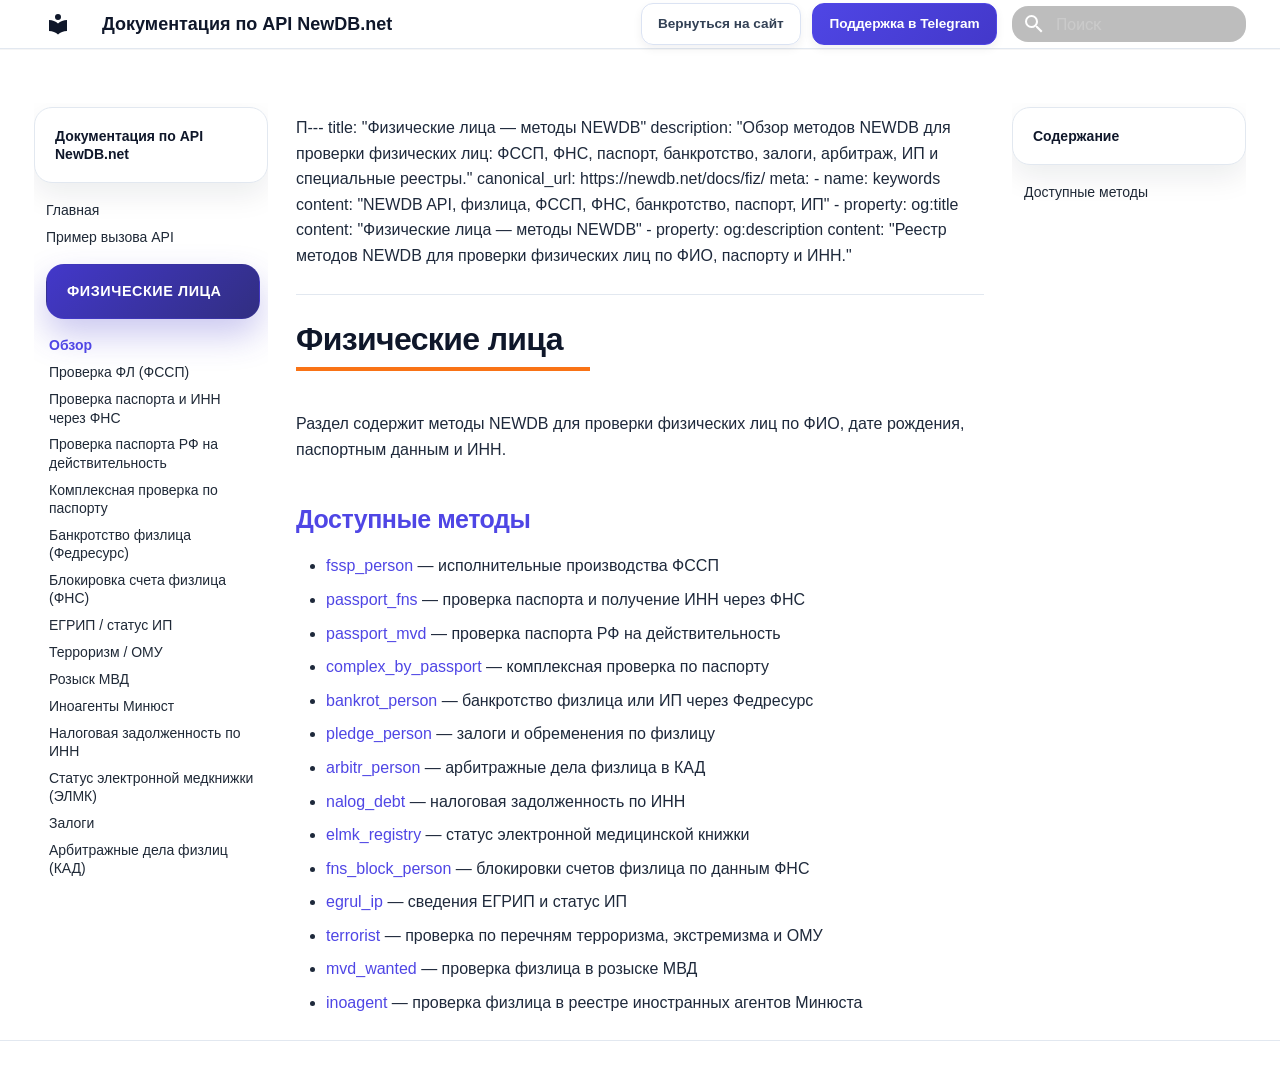
<file: site/fiz/index.html>
<!doctype html>
<html lang="ru" class="no-js">
  <head>
    
      <meta charset="utf-8">
      <meta name="viewport" content="width=device-width,initial-scale=1">
      
        <meta name="description" content="Документация по REST API NEWDB и метаданные для AI-агентов">
      
      
      
        <link rel="canonical" href="https://newdb.net/docs/fiz/">
      
      
        <link rel="prev" href="../api-example/">
      
      
        <link rel="next" href="01-fssp_person/">
      
      
      <link rel="icon" href="../assets/images/favicon.png">
      <meta name="generator" content="mkdocs-1.6.1, mkdocs-material-9.5.29">
    
    
      
        <title>Обзор - Документация по API NewDB.net</title>
      
    
    
      <link rel="stylesheet" href="../assets/stylesheets/main.76a95c52.min.css">
      
      


    
    
      
    
    
      
        
        
        <link rel="preconnect" href="https://fonts.gstatic.com" crossorigin>
        <link rel="stylesheet" href="https://fonts.googleapis.com/css?family=Roboto:300,300i,400,400i,700,700i%7CRoboto+Mono:400,400i,700,700i&display=fallback">
        <style>:root{--md-text-font:"Roboto";--md-code-font:"Roboto Mono"}</style>
      
    
    
      <link rel="stylesheet" href="../stylesheets/custom_theme.css">
    
    <script>__md_scope=new URL("..",location),__md_hash=e=>[...e].reduce((e,_)=>(e<<5)-e+_.charCodeAt(0),0),__md_get=(e,_=localStorage,t=__md_scope)=>JSON.parse(_.getItem(t.pathname+"."+e)),__md_set=(e,_,t=localStorage,a=__md_scope)=>{try{t.setItem(a.pathname+"."+e,JSON.stringify(_))}catch(e){}}</script>
    
      

    
    
    
  </head>
  
  
    <body dir="ltr">
  
    
    <input class="md-toggle" data-md-toggle="drawer" type="checkbox" id="__drawer" autocomplete="off">
    <input class="md-toggle" data-md-toggle="search" type="checkbox" id="__search" autocomplete="off">
    <label class="md-overlay" for="__drawer"></label>
    <div data-md-component="skip">
      
        
        <a href="#_1" class="md-skip">
          Перейти к содержанию
        </a>
      
    </div>
    <div data-md-component="announce">
      
    </div>
    
    
      

  

<header class="md-header md-header--shadow" data-md-component="header">
  <nav class="md-header__inner md-grid" aria-label="Верхний колонтитул">
    <a href=".." title="Документация по API NewDB.net" class="md-header__button md-logo" aria-label="Документация по API NewDB.net" data-md-component="logo">
      
  
  <svg xmlns="http://www.w3.org/2000/svg" viewBox="0 0 24 24"><path d="M12 8a3 3 0 0 0 3-3 3 3 0 0 0-3-3 3 3 0 0 0-3 3 3 3 0 0 0 3 3m0 3.54C9.64 9.35 6.5 8 3 8v11c3.5 0 6.64 1.35 9 3.54 2.36-2.19 5.5-3.54 9-3.54V8c-3.5 0-6.64 1.35-9 3.54Z"/></svg>

    </a>
    <label class="md-header__button md-icon" for="__drawer">
      
      <svg xmlns="http://www.w3.org/2000/svg" viewBox="0 0 24 24"><path d="M3 6h18v2H3V6m0 5h18v2H3v-2m0 5h18v2H3v-2Z"/></svg>
    </label>
    <div class="md-header__title" data-md-component="header-title">
      <div class="md-header__ellipsis">
        <div class="md-header__topic">
          <span class="md-ellipsis">
            Документация по API NewDB.net
          </span>
        </div>
        <div class="md-header__topic" data-md-component="header-topic">
          <span class="md-ellipsis">
            
              Обзор
            
          </span>
        </div>
      </div>
    </div>
    
    
      <script>var media,input,key,value,palette=__md_get("__palette");if(palette&&palette.color){"(prefers-color-scheme)"===palette.color.media&&(media=matchMedia("(prefers-color-scheme: light)"),input=document.querySelector(media.matches?"[data-md-color-media='(prefers-color-scheme: light)']":"[data-md-color-media='(prefers-color-scheme: dark)']"),palette.color.media=input.getAttribute("data-md-color-media"),palette.color.scheme=input.getAttribute("data-md-color-scheme"),palette.color.primary=input.getAttribute("data-md-color-primary"),palette.color.accent=input.getAttribute("data-md-color-accent"));for([key,value]of Object.entries(palette.color))document.body.setAttribute("data-md-color-"+key,value)}</script>
    
    
    
      <label class="md-header__button md-icon" for="__search">
        
        <svg xmlns="http://www.w3.org/2000/svg" viewBox="0 0 24 24"><path d="M9.5 3A6.5 6.5 0 0 1 16 9.5c0 1.61-.59 3.09-1.56 4.23l.27.27h.79l5 5-1.5 1.5-5-5v-.79l-.27-.27A6.516 6.516 0 0 1 9.5 16 6.5 6.5 0 0 1 3 9.5 6.5 6.5 0 0 1 9.5 3m0 2C7 5 5 7 5 9.5S7 14 9.5 14 14 12 14 9.5 12 5 9.5 5Z"/></svg>
      </label>
      <div class="md-search" data-md-component="search" role="dialog">
  <label class="md-search__overlay" for="__search"></label>
  <div class="md-search__inner" role="search">
    <form class="md-search__form" name="search">
      <input type="text" class="md-search__input" name="query" aria-label="Поиск" placeholder="Поиск" autocapitalize="off" autocorrect="off" autocomplete="off" spellcheck="false" data-md-component="search-query" required>
      <label class="md-search__icon md-icon" for="__search">
        
        <svg xmlns="http://www.w3.org/2000/svg" viewBox="0 0 24 24"><path d="M9.5 3A6.5 6.5 0 0 1 16 9.5c0 1.61-.59 3.09-1.56 4.23l.27.27h.79l5 5-1.5 1.5-5-5v-.79l-.27-.27A6.516 6.516 0 0 1 9.5 16 6.5 6.5 0 0 1 3 9.5 6.5 6.5 0 0 1 9.5 3m0 2C7 5 5 7 5 9.5S7 14 9.5 14 14 12 14 9.5 12 5 9.5 5Z"/></svg>
        
        <svg xmlns="http://www.w3.org/2000/svg" viewBox="0 0 24 24"><path d="M20 11v2H8l5.5 5.5-1.42 1.42L4.16 12l7.92-7.92L13.5 5.5 8 11h12Z"/></svg>
      </label>
      <nav class="md-search__options" aria-label="Поиск">
        
        <button type="reset" class="md-search__icon md-icon" title="Очистить" aria-label="Очистить" tabindex="-1">
          
          <svg xmlns="http://www.w3.org/2000/svg" viewBox="0 0 24 24"><path d="M19 6.41 17.59 5 12 10.59 6.41 5 5 6.41 10.59 12 5 17.59 6.41 19 12 13.41 17.59 19 19 17.59 13.41 12 19 6.41Z"/></svg>
        </button>
      </nav>
      
        <div class="md-search__suggest" data-md-component="search-suggest"></div>
      
    </form>
    <div class="md-search__output">
      <div class="md-search__scrollwrap" tabindex="0" data-md-scrollfix>
        <div class="md-search-result" data-md-component="search-result">
          <div class="md-search-result__meta">
            Инициализация поиска
          </div>
          <ol class="md-search-result__list" role="presentation"></ol>
        </div>
      </div>
    </div>
  </div>
</div>
    
    
  </nav>
  
</header>
    
    <div class="md-container" data-md-component="container">
      
      
        
          
        
      
      <main class="md-main" data-md-component="main">
        <div class="md-main__inner md-grid">
          
            
              
              <div class="md-sidebar md-sidebar--primary" data-md-component="sidebar" data-md-type="navigation" >
                <div class="md-sidebar__scrollwrap">
                  <div class="md-sidebar__inner">
                    



<nav class="md-nav md-nav--primary" aria-label="Навигация" data-md-level="0">
  <label class="md-nav__title" for="__drawer">
    <a href=".." title="Документация по API NewDB.net" class="md-nav__button md-logo" aria-label="Документация по API NewDB.net" data-md-component="logo">
      
  
  <svg xmlns="http://www.w3.org/2000/svg" viewBox="0 0 24 24"><path d="M12 8a3 3 0 0 0 3-3 3 3 0 0 0-3-3 3 3 0 0 0-3 3 3 3 0 0 0 3 3m0 3.54C9.64 9.35 6.5 8 3 8v11c3.5 0 6.64 1.35 9 3.54 2.36-2.19 5.5-3.54 9-3.54V8c-3.5 0-6.64 1.35-9 3.54Z"/></svg>

    </a>
    Документация по API NewDB.net
  </label>
  
  <ul class="md-nav__list" data-md-scrollfix>
    
      
      
  
  
  
  
    <li class="md-nav__item">
      <a href=".." class="md-nav__link">
        
  
  <span class="md-ellipsis">
    Главная
  </span>
  

      </a>
    </li>
  

    
      
      
  
  
  
  
    <li class="md-nav__item">
      <a href="../api-example/" class="md-nav__link">
        
  
  <span class="md-ellipsis">
    Пример вызова API
  </span>
  

      </a>
    </li>
  

    
      
      
  
  
    
  
  
  
    
    
    
      
        
        
      
    
    
    <li class="md-nav__item md-nav__item--active md-nav__item--section md-nav__item--nested">
      
        
        
        <input class="md-nav__toggle md-toggle " type="checkbox" id="__nav_3" checked>
        
          
          <label class="md-nav__link" for="__nav_3" id="__nav_3_label" tabindex="">
            
  
  <span class="md-ellipsis">
    Физические лица
  </span>
  

            <span class="md-nav__icon md-icon"></span>
          </label>
        
        <nav class="md-nav" data-md-level="1" aria-labelledby="__nav_3_label" aria-expanded="true">
          <label class="md-nav__title" for="__nav_3">
            <span class="md-nav__icon md-icon"></span>
            Физические лица
          </label>
          <ul class="md-nav__list" data-md-scrollfix>
            
              
                
  
  
    
  
  
  
    <li class="md-nav__item md-nav__item--active">
      
      <input class="md-nav__toggle md-toggle" type="checkbox" id="__toc">
      
      
        
      
      
        <label class="md-nav__link md-nav__link--active" for="__toc">
          
  
  <span class="md-ellipsis">
    Обзор
  </span>
  

          <span class="md-nav__icon md-icon"></span>
        </label>
      
      <a href="./" class="md-nav__link md-nav__link--active">
        
  
  <span class="md-ellipsis">
    Обзор
  </span>
  

      </a>
      
        

<nav class="md-nav md-nav--secondary" aria-label="Содержание">
  
  
  
    
  
  
    <label class="md-nav__title" for="__toc">
      <span class="md-nav__icon md-icon"></span>
      Содержание
    </label>
    <ul class="md-nav__list" data-md-component="toc" data-md-scrollfix>
      
        <li class="md-nav__item">
  <a href="#_2" class="md-nav__link">
    <span class="md-ellipsis">
      Доступные методы
    </span>
  </a>
  
</li>
      
    </ul>
  
</nav>
      
    </li>
  

              
            
              
                
  
  
  
  
    <li class="md-nav__item">
      <a href="01-fssp_person/" class="md-nav__link">
        
  
  <span class="md-ellipsis">
    Проверка ФЛ (ФССП)
  </span>
  

      </a>
    </li>
  

              
            
              
                
  
  
  
  
    <li class="md-nav__item">
      <a href="02-passport_fns/" class="md-nav__link">
        
  
  <span class="md-ellipsis">
    Проверка паспорта и ИНН через ФНС
  </span>
  

      </a>
    </li>
  

              
            
              
                
  
  
  
  
    <li class="md-nav__item">
      <a href="03-passport_mvd/" class="md-nav__link">
        
  
  <span class="md-ellipsis">
    Проверка паспорта РФ на действительность
  </span>
  

      </a>
    </li>
  

              
            
              
                
  
  
  
  
    <li class="md-nav__item">
      <a href="04-complex_by_passport/" class="md-nav__link">
        
  
  <span class="md-ellipsis">
    Комплексная проверка по паспорту
  </span>
  

      </a>
    </li>
  

              
            
              
                
  
  
  
  
    <li class="md-nav__item">
      <a href="05-fedresurs_bankrot/" class="md-nav__link">
        
  
  <span class="md-ellipsis">
    Банкротство физлица (Федресурс)
  </span>
  

      </a>
    </li>
  

              
            
              
                
  
  
  
  
    <li class="md-nav__item">
      <a href="10-fns_block_person/" class="md-nav__link">
        
  
  <span class="md-ellipsis">
    Блокировка счета физлица (ФНС)
  </span>
  

      </a>
    </li>
  

              
            
              
                
  
  
  
  
    <li class="md-nav__item">
      <a href="11-egrul_ip/" class="md-nav__link">
        
  
  <span class="md-ellipsis">
    ЕГРИП / статус ИП
  </span>
  

      </a>
    </li>
  

              
            
              
                
  
  
  
  
    <li class="md-nav__item">
      <a href="12-terrorist/" class="md-nav__link">
        
  
  <span class="md-ellipsis">
    Терроризм / ОМУ
  </span>
  

      </a>
    </li>
  

              
            
              
                
  
  
  
  
    <li class="md-nav__item">
      <a href="13-mvd_wanted/" class="md-nav__link">
        
  
  <span class="md-ellipsis">
    Розыск МВД
  </span>
  

      </a>
    </li>
  

              
            
              
                
  
  
  
  
    <li class="md-nav__item">
      <a href="14-inoagent/" class="md-nav__link">
        
  
  <span class="md-ellipsis">
    Иноагенты Минюст
  </span>
  

      </a>
    </li>
  

              
            
              
                
  
  
  
  
    <li class="md-nav__item">
      <a href="08-nalog_debt/" class="md-nav__link">
        
  
  <span class="md-ellipsis">
    Налоговая задолженность по ИНН
  </span>
  

      </a>
    </li>
  

              
            
              
                
  
  
  
  
    <li class="md-nav__item">
      <a href="09-elmk_registry/" class="md-nav__link">
        
  
  <span class="md-ellipsis">
    Статус электронной медкнижки (ЭЛМК)
  </span>
  

      </a>
    </li>
  

              
            
              
                
  
  
  
  
    <li class="md-nav__item">
      <a href="06-pledge_person/" class="md-nav__link">
        
  
  <span class="md-ellipsis">
    Залоги
  </span>
  

      </a>
    </li>
  

              
            
              
                
  
  
  
  
    <li class="md-nav__item">
      <a href="07-arbitr_person/" class="md-nav__link">
        
  
  <span class="md-ellipsis">
    Арбитражные дела физлиц (КАД)
  </span>
  

      </a>
    </li>
  

              
            
          </ul>
        </nav>
      
    </li>
  

    
      
      
  
  
  
  
    
    
    
      
        
        
      
    
    
    <li class="md-nav__item md-nav__item--section md-nav__item--nested">
      
        
        
        <input class="md-nav__toggle md-toggle " type="checkbox" id="__nav_4" >
        
          
          <label class="md-nav__link" for="__nav_4" id="__nav_4_label" tabindex="">
            
  
  <span class="md-ellipsis">
    Иностранные граждане
  </span>
  

            <span class="md-nav__icon md-icon"></span>
          </label>
        
        <nav class="md-nav" data-md-level="1" aria-labelledby="__nav_4_label" aria-expanded="false">
          <label class="md-nav__title" for="__nav_4">
            <span class="md-nav__icon md-icon"></span>
            Иностранные граждане
          </label>
          <ul class="md-nav__list" data-md-scrollfix>
            
              
                
  
  
  
  
    <li class="md-nav__item">
      <a href="../foreign/" class="md-nav__link">
        
  
  <span class="md-ellipsis">
    Обзор
  </span>
  

      </a>
    </li>
  

              
            
              
                
  
  
  
  
    <li class="md-nav__item">
      <a href="../foreign/01-foreign_vng/" class="md-nav__link">
        
  
  <span class="md-ellipsis">
    Вид на жительство (ВНЖ)
  </span>
  

      </a>
    </li>
  

              
            
              
                
  
  
  
  
    <li class="md-nav__item">
      <a href="../foreign/02-foreign_patent/" class="md-nav__link">
        
  
  <span class="md-ellipsis">
    Патент
  </span>
  

      </a>
    </li>
  

              
            
              
                
  
  
  
  
    <li class="md-nav__item">
      <a href="../foreign/07-foreign_patent_msk/" class="md-nav__link">
        
  
  <span class="md-ellipsis">
    Патент (Москва)
  </span>
  

      </a>
    </li>
  

              
            
              
                
  
  
  
  
    <li class="md-nav__item">
      <a href="../foreign/08-foreign_patent_mo/" class="md-nav__link">
        
  
  <span class="md-ellipsis">
    Патент (Московская область)
  </span>
  

      </a>
    </li>
  

              
            
              
                
  
  
  
  
    <li class="md-nav__item">
      <a href="../foreign/03-foreign_rvp_stamp/" class="md-nav__link">
        
  
  <span class="md-ellipsis">
    РВП (штамп)
  </span>
  

      </a>
    </li>
  

              
            
              
                
  
  
  
  
    <li class="md-nav__item">
      <a href="../foreign/04-foreign_rvp_blank/" class="md-nav__link">
        
  
  <span class="md-ellipsis">
    РВП (бланк)
  </span>
  

      </a>
    </li>
  

              
            
              
                
  
  
  
  
    <li class="md-nav__item">
      <a href="../foreign/05-foreign_rnr/" class="md-nav__link">
        
  
  <span class="md-ellipsis">
    Разрешение на работу
  </span>
  

      </a>
    </li>
  

              
            
              
                
  
  
  
  
    <li class="md-nav__item">
      <a href="../foreign/06-foreign_rkl/" class="md-nav__link">
        
  
  <span class="md-ellipsis">
    Реестр контролируемых лиц (RKL)
  </span>
  

      </a>
    </li>
  

              
            
          </ul>
        </nav>
      
    </li>
  

    
      
      
  
  
  
  
    
    
    
      
        
        
      
    
    
    <li class="md-nav__item md-nav__item--section md-nav__item--nested">
      
        
        
        <input class="md-nav__toggle md-toggle " type="checkbox" id="__nav_5" >
        
          
          <label class="md-nav__link" for="__nav_5" id="__nav_5_label" tabindex="">
            
  
  <span class="md-ellipsis">
    Юридические лица
  </span>
  

            <span class="md-nav__icon md-icon"></span>
          </label>
        
        <nav class="md-nav" data-md-level="1" aria-labelledby="__nav_5_label" aria-expanded="false">
          <label class="md-nav__title" for="__nav_5">
            <span class="md-nav__icon md-icon"></span>
            Юридические лица
          </label>
          <ul class="md-nav__list" data-md-scrollfix>
            
              
                
  
  
  
  
    <li class="md-nav__item">
      <a href="../legal/" class="md-nav__link">
        
  
  <span class="md-ellipsis">
    Обзор
  </span>
  

      </a>
    </li>
  

              
            
              
                
  
  
  
  
    <li class="md-nav__item">
      <a href="../legal/01-arbitr_legal/" class="md-nav__link">
        
  
  <span class="md-ellipsis">
    Арбитражные дела юрлиц (КАД)
  </span>
  

      </a>
    </li>
  

              
            
              
                
  
  
  
  
    <li class="md-nav__item">
      <a href="../legal/02-fns_block/" class="md-nav__link">
        
  
  <span class="md-ellipsis">
    Блокировка счета ФНС
  </span>
  

      </a>
    </li>
  

              
            
              
                
  
  
  
  
    <li class="md-nav__item">
      <a href="../legal/03-bankrot_legal/" class="md-nav__link">
        
  
  <span class="md-ellipsis">
    Банкротство юрлица (Федресурс)
  </span>
  

      </a>
    </li>
  

              
            
              
                
  
  
  
  
    <li class="md-nav__item">
      <a href="../legal/04-egrul/" class="md-nav__link">
        
  
  <span class="md-ellipsis">
    ЕГРЮЛ / Прозрачный бизнес
  </span>
  

      </a>
    </li>
  

              
            
              
                
  
  
  
  
    <li class="md-nav__item">
      <a href="../legal/05-fssp_legal/" class="md-nav__link">
        
  
  <span class="md-ellipsis">
    ФССП по ИНН юрлица
  </span>
  

      </a>
    </li>
  

              
            
              
                
  
  
  
  
    <li class="md-nav__item">
      <a href="../legal/07-pledge_legal/" class="md-nav__link">
        
  
  <span class="md-ellipsis">
    Залоги юрлица
  </span>
  

      </a>
    </li>
  

              
            
              
                
  
  
  
  
    <li class="md-nav__item">
      <a href="../legal/06-complex_by_inn/" class="md-nav__link">
        
  
  <span class="md-ellipsis">
    Комплексная проверка компании по ИНН
  </span>
  

      </a>
    </li>
  

              
            
          </ul>
        </nav>
      
    </li>
  

    
      
      
  
  
  
  
    
    
    
      
        
        
      
    
    
    <li class="md-nav__item md-nav__item--section md-nav__item--nested">
      
        
        
        <input class="md-nav__toggle md-toggle " type="checkbox" id="__nav_6" >
        
          
          <label class="md-nav__link" for="__nav_6" id="__nav_6_label" tabindex="">
            
  
  <span class="md-ellipsis">
    ГАС Правосудие
  </span>
  

            <span class="md-nav__icon md-icon"></span>
          </label>
        
        <nav class="md-nav" data-md-level="1" aria-labelledby="__nav_6_label" aria-expanded="false">
          <label class="md-nav__title" for="__nav_6">
            <span class="md-nav__icon md-icon"></span>
            ГАС Правосудие
          </label>
          <ul class="md-nav__list" data-md-scrollfix>
            
              
                
  
  
  
  
    <li class="md-nav__item">
      <a href="../gas/" class="md-nav__link">
        
  
  <span class="md-ellipsis">
    Обзор
  </span>
  

      </a>
    </li>
  

              
            
              
                
  
  
  
  
    <li class="md-nav__item">
      <a href="../gas/01-pravo_cases_details/" class="md-nav__link">
        
  
  <span class="md-ellipsis">
    Детали судебного дела по NewdbID
  </span>
  

      </a>
    </li>
  

              
            
              
                
  
  
  
  
    <li class="md-nav__item">
      <a href="../gas/02-pravo_search/" class="md-nav__link">
        
  
  <span class="md-ellipsis">
    Поиск судебных дел
  </span>
  

      </a>
    </li>
  

              
            
              
                
  
  
  
  
    <li class="md-nav__item">
      <a href="../gas/03-act_text_search/" class="md-nav__link">
        
  
  <span class="md-ellipsis">
    Поиск по текстам актов
  </span>
  

      </a>
    </li>
  

              
            
          </ul>
        </nav>
      
    </li>
  

    
      
      
  
  
  
  
    
    
    
      
        
        
      
    
    
    <li class="md-nav__item md-nav__item--section md-nav__item--nested">
      
        
        
        <input class="md-nav__toggle md-toggle " type="checkbox" id="__nav_7" >
        
          
          <label class="md-nav__link" for="__nav_7" id="__nav_7_label" tabindex="">
            
  
  <span class="md-ellipsis">
    Имущество
  </span>
  

            <span class="md-nav__icon md-icon"></span>
          </label>
        
        <nav class="md-nav" data-md-level="1" aria-labelledby="__nav_7_label" aria-expanded="false">
          <label class="md-nav__title" for="__nav_7">
            <span class="md-nav__icon md-icon"></span>
            Имущество
          </label>
          <ul class="md-nav__list" data-md-scrollfix>
            
              
                
  
  
  
  
    <li class="md-nav__item">
      <a href="../property/" class="md-nav__link">
        
  
  <span class="md-ellipsis">
    Обзор
  </span>
  

      </a>
    </li>
  

              
            
              
                
  
  
  
  
    <li class="md-nav__item">
      <a href="../property/01-rosreestr/" class="md-nav__link">
        
  
  <span class="md-ellipsis">
    Росреестр
  </span>
  

      </a>
    </li>
  

              
            
              
                
  
  
  
  
    <li class="md-nav__item">
      <a href="../property/02-pledge_property/" class="md-nav__link">
        
  
  <span class="md-ellipsis">
    Залог по ID
  </span>
  

      </a>
    </li>
  

              
            
              
                
  
  
  
  
    <li class="md-nav__item">
      <a href="../property/03-pledge_vin/" class="md-nav__link">
        
  
  <span class="md-ellipsis">
    Залог по VIN
  </span>
  

      </a>
    </li>
  

              
            
              
                
  
  
  
  
    <li class="md-nav__item">
      <a href="../property/04-nspd_cadastr/" class="md-nav__link">
        
  
  <span class="md-ellipsis">
    Геоданные по кадастровому номеру
  </span>
  

      </a>
    </li>
  

              
            
              
                
  
  
  
  
    <li class="md-nav__item">
      <a href="../property/05-realty_price/" class="md-nav__link">
        
  
  <span class="md-ellipsis">
    Оценка стоимости недвижимости
  </span>
  

      </a>
    </li>
  

              
            
          </ul>
        </nav>
      
    </li>
  

    
  </ul>
</nav>
                  </div>
                </div>
              </div>
            
            
              
              <div class="md-sidebar md-sidebar--secondary" data-md-component="sidebar" data-md-type="toc" >
                <div class="md-sidebar__scrollwrap">
                  <div class="md-sidebar__inner">
                    

<nav class="md-nav md-nav--secondary" aria-label="Содержание">
  
  
  
    
  
  
    <label class="md-nav__title" for="__toc">
      <span class="md-nav__icon md-icon"></span>
      Содержание
    </label>
    <ul class="md-nav__list" data-md-component="toc" data-md-scrollfix>
      
        <li class="md-nav__item">
  <a href="#_2" class="md-nav__link">
    <span class="md-ellipsis">
      Доступные методы
    </span>
  </a>
  
</li>
      
    </ul>
  
</nav>
                  </div>
                </div>
              </div>
            
          
          
            <div class="md-content" data-md-component="content">
              <article class="md-content__inner md-typeset">
                
                  


<p>П---
title: "Физические лица — методы NEWDB"
description: "Обзор методов NEWDB для проверки физических лиц: ФССП, ФНС, паспорт, банкротство, залоги, арбитраж, ИП и специальные реестры."
canonical_url: https://newdb.net/docs/fiz/
meta:
  - name: keywords
    content: "NEWDB API, физлица, ФССП, ФНС, банкротство, паспорт, ИП"
  - property: og:title
    content: "Физические лица — методы NEWDB"
  - property: og:description
    content: "Реестр методов NEWDB для проверки физических лиц по ФИО, паспорту и ИНН."</p>
<hr />
<h1 id="_1">Физические лица<a class="headerlink" href="#_1" title="Permanent link">&para;</a></h1>
<p>Раздел содержит методы NEWDB для проверки физических лиц по ФИО, дате рождения, паспортным данным и ИНН.</p>
<h2 id="_2">Доступные методы<a class="headerlink" href="#_2" title="Permanent link">&para;</a></h2>
<ul>
<li><a href="01-fssp_person/">fssp_person</a> — исполнительные производства ФССП</li>
<li><a href="02-passport_fns/">passport_fns</a> — проверка паспорта и получение ИНН через ФНС</li>
<li><a href="03-passport_mvd/">passport_mvd</a> — проверка паспорта РФ на действительность</li>
<li><a href="04-complex_by_passport/">complex_by_passport</a> — комплексная проверка по паспорту</li>
<li><a href="05-fedresurs_bankrot/">bankrot_person</a> — банкротство физлица или ИП через Федресурс</li>
<li><a href="06-pledge_person/">pledge_person</a> — залоги и обременения по физлицу</li>
<li><a href="07-arbitr_person/">arbitr_person</a> — арбитражные дела физлица в КАД</li>
<li><a href="08-nalog_debt/">nalog_debt</a> — налоговая задолженность по ИНН</li>
<li><a href="09-elmk_registry/">elmk_registry</a> — статус электронной медицинской книжки</li>
<li><a href="10-fns_block_person/">fns_block_person</a> — блокировки счетов физлица по данным ФНС</li>
<li><a href="11-egrul_ip/">egrul_ip</a> — сведения ЕГРИП и статус ИП</li>
<li><a href="12-terrorist/">terrorist</a> — проверка по перечням терроризма, экстремизма и ОМУ</li>
<li><a href="13-mvd_wanted/">mvd_wanted</a> — проверка физлица в розыске МВД</li>
<li><a href="14-inoagent/">inoagent</a> — проверка физлица в реестре иностранных агентов Минюста</li>
</ul>












                
              </article>
            </div>
          
          
<script>var target=document.getElementById(location.hash.slice(1));target&&target.name&&(target.checked=target.name.startsWith("__tabbed_"))</script>
        </div>
        
          <button type="button" class="md-top md-icon" data-md-component="top" hidden>
  
  <svg xmlns="http://www.w3.org/2000/svg" viewBox="0 0 24 24"><path d="M13 20h-2V8l-5.5 5.5-1.42-1.42L12 4.16l7.92 7.92-1.42 1.42L13 8v12Z"/></svg>
  К началу
</button>
        
      </main>
      
        <footer class="md-footer">
  
  <div class="md-footer-meta md-typeset">
    <div class="md-footer-meta__inner md-grid">
      <div class="md-copyright">
  
  
    Made with
    <a href="https://squidfunk.github.io/mkdocs-material/" target="_blank" rel="noopener">
      Material for MkDocs
    </a>
  
</div>
      
    </div>
  </div>
</footer>
      
    </div>
    <div class="md-dialog" data-md-component="dialog">
      <div class="md-dialog__inner md-typeset"></div>
    </div>
    
    
    <script id="__config" type="application/json">{"base": "..", "features": ["navigation.top", "navigation.sections", "navigation.tracking", "toc.follow", "content.code.copy", "content.action.edit", "search.suggest", "search.highlight"], "search": "../assets/javascripts/workers/search.b8dbb3d2.min.js", "translations": {"clipboard.copied": "\u0421\u043a\u043e\u043f\u0438\u0440\u043e\u0432\u0430\u043d\u043e \u0432 \u0431\u0443\u0444\u0435\u0440", "clipboard.copy": "\u041a\u043e\u043f\u0438\u0440\u043e\u0432\u0430\u0442\u044c \u0432 \u0431\u0443\u0444\u0435\u0440", "search.result.more.one": "\u0415\u0449\u0451 1 \u043d\u0430 \u044d\u0442\u043e\u0439 \u0441\u0442\u0440\u0430\u043d\u0438\u0446\u0435", "search.result.more.other": "\u0415\u0449\u0451 # \u043d\u0430 \u044d\u0442\u043e\u0439 \u0441\u0442\u0440\u0430\u043d\u0438\u0446\u0435", "search.result.none": "\u0421\u043e\u0432\u043f\u0430\u0434\u0435\u043d\u0438\u0439 \u043d\u0435 \u043d\u0430\u0439\u0434\u0435\u043d\u043e", "search.result.one": "\u041d\u0430\u0439\u0434\u0435\u043d\u043e 1 \u0441\u043e\u0432\u043f\u0430\u0434\u0435\u043d\u0438\u0435", "search.result.other": "\u041d\u0430\u0439\u0434\u0435\u043d\u043e \u0441\u043e\u0432\u043f\u0430\u0434\u0435\u043d\u0438\u0439: #", "search.result.placeholder": "\u041d\u0430\u0447\u043d\u0438\u0442\u0435 \u043f\u0435\u0447\u0430\u0442\u0430\u0442\u044c \u0434\u043b\u044f \u043f\u043e\u0438\u0441\u043a\u0430", "search.result.term.missing": "\u041e\u0442\u0441\u0443\u0442\u0441\u0442\u0432\u0443\u0435\u0442", "select.version": "\u0412\u044b\u0431\u0435\u0440\u0438\u0442\u0435 \u0432\u0435\u0440\u0441\u0438\u044e"}}</script>
    
    
      <script src="../assets/javascripts/bundle.fe8b6f2b.min.js"></script>
      
        <script src="../javascripts/header-actions.js"></script>
      
    
  </body>
</html>
</file>
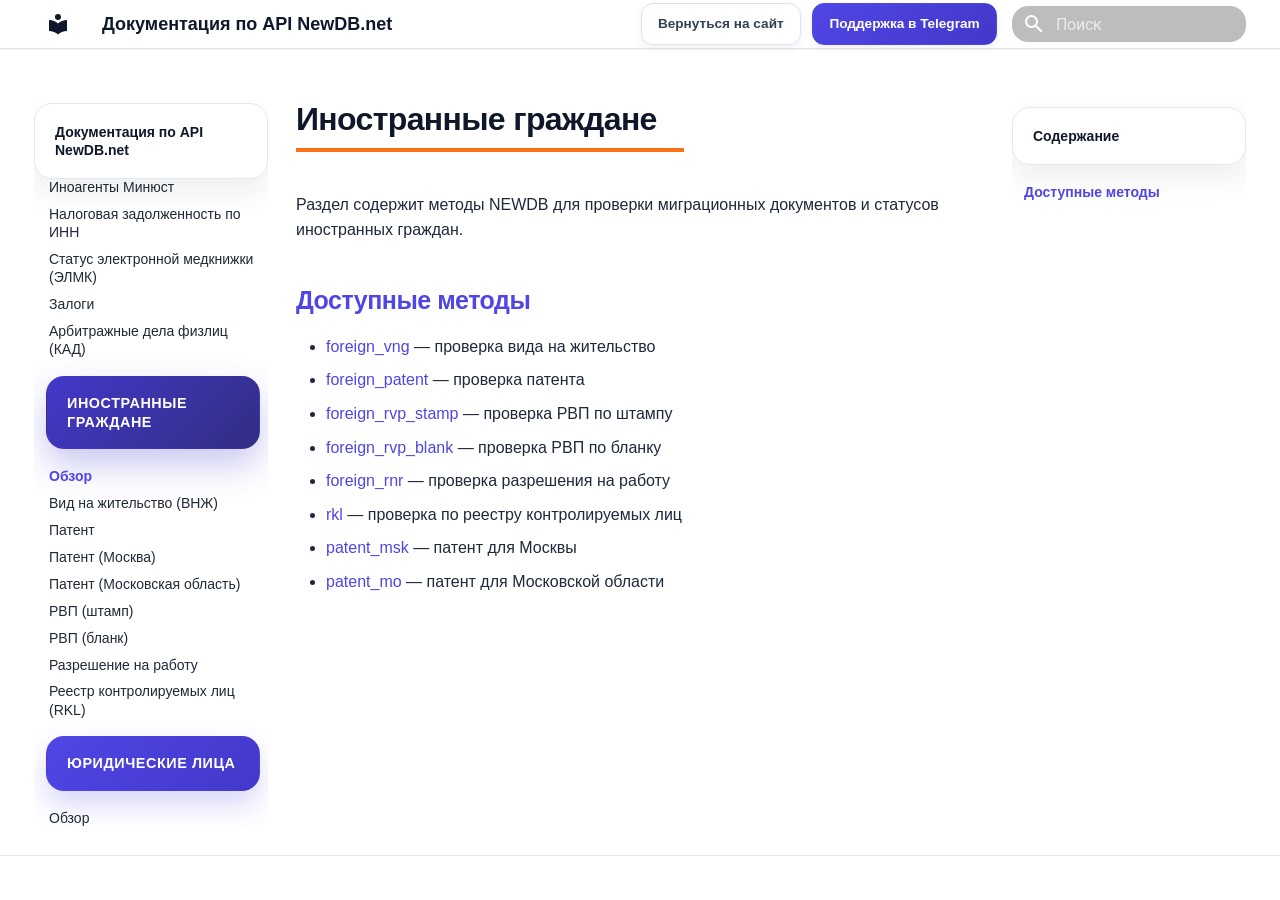
<file: site/foreign/index.html>
<!doctype html>
<html lang="ru" class="no-js">
  <head>
    
      <meta charset="utf-8">
      <meta name="viewport" content="width=device-width,initial-scale=1">
      
        <meta name="description" content="Обзор методов NEWDB для проверки иностранных граждан: ВНЖ, патент, РВП, разрешение на работу и реестр контролируемых лиц.">
      
      
      
        <link rel="canonical" href="https://newdb.net/docs/foreign/">
      
      
        <link rel="prev" href="../fiz/07-arbitr_person/">
      
      
        <link rel="next" href="01-foreign_vng/">
      
      
      <link rel="icon" href="../assets/images/favicon.png">
      <meta name="generator" content="mkdocs-1.6.1, mkdocs-material-9.5.29">
    
    
      
        <title>Иностранные граждане — методы NEWDB - Документация по API NewDB.net</title>
      
    
    
      <link rel="stylesheet" href="../assets/stylesheets/main.76a95c52.min.css">
      
      


    
    
      
    
    
      
        
        
        <link rel="preconnect" href="https://fonts.gstatic.com" crossorigin>
        <link rel="stylesheet" href="https://fonts.googleapis.com/css?family=Roboto:300,300i,400,400i,700,700i%7CRoboto+Mono:400,400i,700,700i&display=fallback">
        <style>:root{--md-text-font:"Roboto";--md-code-font:"Roboto Mono"}</style>
      
    
    
      <link rel="stylesheet" href="../stylesheets/custom_theme.css">
    
    <script>__md_scope=new URL("..",location),__md_hash=e=>[...e].reduce((e,_)=>(e<<5)-e+_.charCodeAt(0),0),__md_get=(e,_=localStorage,t=__md_scope)=>JSON.parse(_.getItem(t.pathname+"."+e)),__md_set=(e,_,t=localStorage,a=__md_scope)=>{try{t.setItem(a.pathname+"."+e,JSON.stringify(_))}catch(e){}}</script>
    
      

    
    
      
        <meta  name="keywords"  content="NEWDB API, иностранные граждане, ВНЖ, патент, РВП, РНР, RKL" >
      
        <meta  property="og:title"  content="Иностранные граждане — методы NEWDB" >
      
        <meta  property="og:description"  content="Реестр методов NEWDB для проверки статусов и документов иностранных граждан." >
      
    
    
  </head>
  
  
    <body dir="ltr">
  
    
    <input class="md-toggle" data-md-toggle="drawer" type="checkbox" id="__drawer" autocomplete="off">
    <input class="md-toggle" data-md-toggle="search" type="checkbox" id="__search" autocomplete="off">
    <label class="md-overlay" for="__drawer"></label>
    <div data-md-component="skip">
      
        
        <a href="#_1" class="md-skip">
          Перейти к содержанию
        </a>
      
    </div>
    <div data-md-component="announce">
      
    </div>
    
    
      

  

<header class="md-header md-header--shadow" data-md-component="header">
  <nav class="md-header__inner md-grid" aria-label="Верхний колонтитул">
    <a href=".." title="Документация по API NewDB.net" class="md-header__button md-logo" aria-label="Документация по API NewDB.net" data-md-component="logo">
      
  
  <svg xmlns="http://www.w3.org/2000/svg" viewBox="0 0 24 24"><path d="M12 8a3 3 0 0 0 3-3 3 3 0 0 0-3-3 3 3 0 0 0-3 3 3 3 0 0 0 3 3m0 3.54C9.64 9.35 6.5 8 3 8v11c3.5 0 6.64 1.35 9 3.54 2.36-2.19 5.5-3.54 9-3.54V8c-3.5 0-6.64 1.35-9 3.54Z"/></svg>

    </a>
    <label class="md-header__button md-icon" for="__drawer">
      
      <svg xmlns="http://www.w3.org/2000/svg" viewBox="0 0 24 24"><path d="M3 6h18v2H3V6m0 5h18v2H3v-2m0 5h18v2H3v-2Z"/></svg>
    </label>
    <div class="md-header__title" data-md-component="header-title">
      <div class="md-header__ellipsis">
        <div class="md-header__topic">
          <span class="md-ellipsis">
            Документация по API NewDB.net
          </span>
        </div>
        <div class="md-header__topic" data-md-component="header-topic">
          <span class="md-ellipsis">
            
              Иностранные граждане — методы NEWDB
            
          </span>
        </div>
      </div>
    </div>
    
    
      <script>var media,input,key,value,palette=__md_get("__palette");if(palette&&palette.color){"(prefers-color-scheme)"===palette.color.media&&(media=matchMedia("(prefers-color-scheme: light)"),input=document.querySelector(media.matches?"[data-md-color-media='(prefers-color-scheme: light)']":"[data-md-color-media='(prefers-color-scheme: dark)']"),palette.color.media=input.getAttribute("data-md-color-media"),palette.color.scheme=input.getAttribute("data-md-color-scheme"),palette.color.primary=input.getAttribute("data-md-color-primary"),palette.color.accent=input.getAttribute("data-md-color-accent"));for([key,value]of Object.entries(palette.color))document.body.setAttribute("data-md-color-"+key,value)}</script>
    
    
    
      <label class="md-header__button md-icon" for="__search">
        
        <svg xmlns="http://www.w3.org/2000/svg" viewBox="0 0 24 24"><path d="M9.5 3A6.5 6.5 0 0 1 16 9.5c0 1.61-.59 3.09-1.56 4.23l.27.27h.79l5 5-1.5 1.5-5-5v-.79l-.27-.27A6.516 6.516 0 0 1 9.5 16 6.5 6.5 0 0 1 3 9.5 6.5 6.5 0 0 1 9.5 3m0 2C7 5 5 7 5 9.5S7 14 9.5 14 14 12 14 9.5 12 5 9.5 5Z"/></svg>
      </label>
      <div class="md-search" data-md-component="search" role="dialog">
  <label class="md-search__overlay" for="__search"></label>
  <div class="md-search__inner" role="search">
    <form class="md-search__form" name="search">
      <input type="text" class="md-search__input" name="query" aria-label="Поиск" placeholder="Поиск" autocapitalize="off" autocorrect="off" autocomplete="off" spellcheck="false" data-md-component="search-query" required>
      <label class="md-search__icon md-icon" for="__search">
        
        <svg xmlns="http://www.w3.org/2000/svg" viewBox="0 0 24 24"><path d="M9.5 3A6.5 6.5 0 0 1 16 9.5c0 1.61-.59 3.09-1.56 4.23l.27.27h.79l5 5-1.5 1.5-5-5v-.79l-.27-.27A6.516 6.516 0 0 1 9.5 16 6.5 6.5 0 0 1 3 9.5 6.5 6.5 0 0 1 9.5 3m0 2C7 5 5 7 5 9.5S7 14 9.5 14 14 12 14 9.5 12 5 9.5 5Z"/></svg>
        
        <svg xmlns="http://www.w3.org/2000/svg" viewBox="0 0 24 24"><path d="M20 11v2H8l5.5 5.5-1.42 1.42L4.16 12l7.92-7.92L13.5 5.5 8 11h12Z"/></svg>
      </label>
      <nav class="md-search__options" aria-label="Поиск">
        
        <button type="reset" class="md-search__icon md-icon" title="Очистить" aria-label="Очистить" tabindex="-1">
          
          <svg xmlns="http://www.w3.org/2000/svg" viewBox="0 0 24 24"><path d="M19 6.41 17.59 5 12 10.59 6.41 5 5 6.41 10.59 12 5 17.59 6.41 19 12 13.41 17.59 19 19 17.59 13.41 12 19 6.41Z"/></svg>
        </button>
      </nav>
      
        <div class="md-search__suggest" data-md-component="search-suggest"></div>
      
    </form>
    <div class="md-search__output">
      <div class="md-search__scrollwrap" tabindex="0" data-md-scrollfix>
        <div class="md-search-result" data-md-component="search-result">
          <div class="md-search-result__meta">
            Инициализация поиска
          </div>
          <ol class="md-search-result__list" role="presentation"></ol>
        </div>
      </div>
    </div>
  </div>
</div>
    
    
  </nav>
  
</header>
    
    <div class="md-container" data-md-component="container">
      
      
        
          
        
      
      <main class="md-main" data-md-component="main">
        <div class="md-main__inner md-grid">
          
            
              
              <div class="md-sidebar md-sidebar--primary" data-md-component="sidebar" data-md-type="navigation" >
                <div class="md-sidebar__scrollwrap">
                  <div class="md-sidebar__inner">
                    



<nav class="md-nav md-nav--primary" aria-label="Навигация" data-md-level="0">
  <label class="md-nav__title" for="__drawer">
    <a href=".." title="Документация по API NewDB.net" class="md-nav__button md-logo" aria-label="Документация по API NewDB.net" data-md-component="logo">
      
  
  <svg xmlns="http://www.w3.org/2000/svg" viewBox="0 0 24 24"><path d="M12 8a3 3 0 0 0 3-3 3 3 0 0 0-3-3 3 3 0 0 0-3 3 3 3 0 0 0 3 3m0 3.54C9.64 9.35 6.5 8 3 8v11c3.5 0 6.64 1.35 9 3.54 2.36-2.19 5.5-3.54 9-3.54V8c-3.5 0-6.64 1.35-9 3.54Z"/></svg>

    </a>
    Документация по API NewDB.net
  </label>
  
  <ul class="md-nav__list" data-md-scrollfix>
    
      
      
  
  
  
  
    <li class="md-nav__item">
      <a href=".." class="md-nav__link">
        
  
  <span class="md-ellipsis">
    Главная
  </span>
  

      </a>
    </li>
  

    
      
      
  
  
  
  
    <li class="md-nav__item">
      <a href="../api-example/" class="md-nav__link">
        
  
  <span class="md-ellipsis">
    Пример вызова API
  </span>
  

      </a>
    </li>
  

    
      
      
  
  
  
  
    
    
    
      
        
        
      
    
    
    <li class="md-nav__item md-nav__item--section md-nav__item--nested">
      
        
        
        <input class="md-nav__toggle md-toggle " type="checkbox" id="__nav_3" >
        
          
          <label class="md-nav__link" for="__nav_3" id="__nav_3_label" tabindex="">
            
  
  <span class="md-ellipsis">
    Физические лица
  </span>
  

            <span class="md-nav__icon md-icon"></span>
          </label>
        
        <nav class="md-nav" data-md-level="1" aria-labelledby="__nav_3_label" aria-expanded="false">
          <label class="md-nav__title" for="__nav_3">
            <span class="md-nav__icon md-icon"></span>
            Физические лица
          </label>
          <ul class="md-nav__list" data-md-scrollfix>
            
              
                
  
  
  
  
    <li class="md-nav__item">
      <a href="../fiz/" class="md-nav__link">
        
  
  <span class="md-ellipsis">
    Обзор
  </span>
  

      </a>
    </li>
  

              
            
              
                
  
  
  
  
    <li class="md-nav__item">
      <a href="../fiz/01-fssp_person/" class="md-nav__link">
        
  
  <span class="md-ellipsis">
    Проверка ФЛ (ФССП)
  </span>
  

      </a>
    </li>
  

              
            
              
                
  
  
  
  
    <li class="md-nav__item">
      <a href="../fiz/02-passport_fns/" class="md-nav__link">
        
  
  <span class="md-ellipsis">
    Проверка паспорта и ИНН через ФНС
  </span>
  

      </a>
    </li>
  

              
            
              
                
  
  
  
  
    <li class="md-nav__item">
      <a href="../fiz/03-passport_mvd/" class="md-nav__link">
        
  
  <span class="md-ellipsis">
    Проверка паспорта РФ на действительность
  </span>
  

      </a>
    </li>
  

              
            
              
                
  
  
  
  
    <li class="md-nav__item">
      <a href="../fiz/04-complex_by_passport/" class="md-nav__link">
        
  
  <span class="md-ellipsis">
    Комплексная проверка по паспорту
  </span>
  

      </a>
    </li>
  

              
            
              
                
  
  
  
  
    <li class="md-nav__item">
      <a href="../fiz/05-fedresurs_bankrot/" class="md-nav__link">
        
  
  <span class="md-ellipsis">
    Банкротство физлица (Федресурс)
  </span>
  

      </a>
    </li>
  

              
            
              
                
  
  
  
  
    <li class="md-nav__item">
      <a href="../fiz/10-fns_block_person/" class="md-nav__link">
        
  
  <span class="md-ellipsis">
    Блокировка счета физлица (ФНС)
  </span>
  

      </a>
    </li>
  

              
            
              
                
  
  
  
  
    <li class="md-nav__item">
      <a href="../fiz/11-egrul_ip/" class="md-nav__link">
        
  
  <span class="md-ellipsis">
    ЕГРИП / статус ИП
  </span>
  

      </a>
    </li>
  

              
            
              
                
  
  
  
  
    <li class="md-nav__item">
      <a href="../fiz/12-terrorist/" class="md-nav__link">
        
  
  <span class="md-ellipsis">
    Терроризм / ОМУ
  </span>
  

      </a>
    </li>
  

              
            
              
                
  
  
  
  
    <li class="md-nav__item">
      <a href="../fiz/13-mvd_wanted/" class="md-nav__link">
        
  
  <span class="md-ellipsis">
    Розыск МВД
  </span>
  

      </a>
    </li>
  

              
            
              
                
  
  
  
  
    <li class="md-nav__item">
      <a href="../fiz/14-inoagent/" class="md-nav__link">
        
  
  <span class="md-ellipsis">
    Иноагенты Минюст
  </span>
  

      </a>
    </li>
  

              
            
              
                
  
  
  
  
    <li class="md-nav__item">
      <a href="../fiz/08-nalog_debt/" class="md-nav__link">
        
  
  <span class="md-ellipsis">
    Налоговая задолженность по ИНН
  </span>
  

      </a>
    </li>
  

              
            
              
                
  
  
  
  
    <li class="md-nav__item">
      <a href="../fiz/09-elmk_registry/" class="md-nav__link">
        
  
  <span class="md-ellipsis">
    Статус электронной медкнижки (ЭЛМК)
  </span>
  

      </a>
    </li>
  

              
            
              
                
  
  
  
  
    <li class="md-nav__item">
      <a href="../fiz/06-pledge_person/" class="md-nav__link">
        
  
  <span class="md-ellipsis">
    Залоги
  </span>
  

      </a>
    </li>
  

              
            
              
                
  
  
  
  
    <li class="md-nav__item">
      <a href="../fiz/07-arbitr_person/" class="md-nav__link">
        
  
  <span class="md-ellipsis">
    Арбитражные дела физлиц (КАД)
  </span>
  

      </a>
    </li>
  

              
            
          </ul>
        </nav>
      
    </li>
  

    
      
      
  
  
    
  
  
  
    
    
    
      
        
        
      
    
    
    <li class="md-nav__item md-nav__item--active md-nav__item--section md-nav__item--nested">
      
        
        
        <input class="md-nav__toggle md-toggle " type="checkbox" id="__nav_4" checked>
        
          
          <label class="md-nav__link" for="__nav_4" id="__nav_4_label" tabindex="">
            
  
  <span class="md-ellipsis">
    Иностранные граждане
  </span>
  

            <span class="md-nav__icon md-icon"></span>
          </label>
        
        <nav class="md-nav" data-md-level="1" aria-labelledby="__nav_4_label" aria-expanded="true">
          <label class="md-nav__title" for="__nav_4">
            <span class="md-nav__icon md-icon"></span>
            Иностранные граждане
          </label>
          <ul class="md-nav__list" data-md-scrollfix>
            
              
                
  
  
    
  
  
  
    <li class="md-nav__item md-nav__item--active">
      
      <input class="md-nav__toggle md-toggle" type="checkbox" id="__toc">
      
      
        
      
      
        <label class="md-nav__link md-nav__link--active" for="__toc">
          
  
  <span class="md-ellipsis">
    Обзор
  </span>
  

          <span class="md-nav__icon md-icon"></span>
        </label>
      
      <a href="./" class="md-nav__link md-nav__link--active">
        
  
  <span class="md-ellipsis">
    Обзор
  </span>
  

      </a>
      
        

<nav class="md-nav md-nav--secondary" aria-label="Содержание">
  
  
  
    
  
  
    <label class="md-nav__title" for="__toc">
      <span class="md-nav__icon md-icon"></span>
      Содержание
    </label>
    <ul class="md-nav__list" data-md-component="toc" data-md-scrollfix>
      
        <li class="md-nav__item">
  <a href="#_2" class="md-nav__link">
    <span class="md-ellipsis">
      Доступные методы
    </span>
  </a>
  
</li>
      
    </ul>
  
</nav>
      
    </li>
  

              
            
              
                
  
  
  
  
    <li class="md-nav__item">
      <a href="01-foreign_vng/" class="md-nav__link">
        
  
  <span class="md-ellipsis">
    Вид на жительство (ВНЖ)
  </span>
  

      </a>
    </li>
  

              
            
              
                
  
  
  
  
    <li class="md-nav__item">
      <a href="02-foreign_patent/" class="md-nav__link">
        
  
  <span class="md-ellipsis">
    Патент
  </span>
  

      </a>
    </li>
  

              
            
              
                
  
  
  
  
    <li class="md-nav__item">
      <a href="07-foreign_patent_msk/" class="md-nav__link">
        
  
  <span class="md-ellipsis">
    Патент (Москва)
  </span>
  

      </a>
    </li>
  

              
            
              
                
  
  
  
  
    <li class="md-nav__item">
      <a href="08-foreign_patent_mo/" class="md-nav__link">
        
  
  <span class="md-ellipsis">
    Патент (Московская область)
  </span>
  

      </a>
    </li>
  

              
            
              
                
  
  
  
  
    <li class="md-nav__item">
      <a href="03-foreign_rvp_stamp/" class="md-nav__link">
        
  
  <span class="md-ellipsis">
    РВП (штамп)
  </span>
  

      </a>
    </li>
  

              
            
              
                
  
  
  
  
    <li class="md-nav__item">
      <a href="04-foreign_rvp_blank/" class="md-nav__link">
        
  
  <span class="md-ellipsis">
    РВП (бланк)
  </span>
  

      </a>
    </li>
  

              
            
              
                
  
  
  
  
    <li class="md-nav__item">
      <a href="05-foreign_rnr/" class="md-nav__link">
        
  
  <span class="md-ellipsis">
    Разрешение на работу
  </span>
  

      </a>
    </li>
  

              
            
              
                
  
  
  
  
    <li class="md-nav__item">
      <a href="06-foreign_rkl/" class="md-nav__link">
        
  
  <span class="md-ellipsis">
    Реестр контролируемых лиц (RKL)
  </span>
  

      </a>
    </li>
  

              
            
          </ul>
        </nav>
      
    </li>
  

    
      
      
  
  
  
  
    
    
    
      
        
        
      
    
    
    <li class="md-nav__item md-nav__item--section md-nav__item--nested">
      
        
        
        <input class="md-nav__toggle md-toggle " type="checkbox" id="__nav_5" >
        
          
          <label class="md-nav__link" for="__nav_5" id="__nav_5_label" tabindex="">
            
  
  <span class="md-ellipsis">
    Юридические лица
  </span>
  

            <span class="md-nav__icon md-icon"></span>
          </label>
        
        <nav class="md-nav" data-md-level="1" aria-labelledby="__nav_5_label" aria-expanded="false">
          <label class="md-nav__title" for="__nav_5">
            <span class="md-nav__icon md-icon"></span>
            Юридические лица
          </label>
          <ul class="md-nav__list" data-md-scrollfix>
            
              
                
  
  
  
  
    <li class="md-nav__item">
      <a href="../legal/" class="md-nav__link">
        
  
  <span class="md-ellipsis">
    Обзор
  </span>
  

      </a>
    </li>
  

              
            
              
                
  
  
  
  
    <li class="md-nav__item">
      <a href="../legal/01-arbitr_legal/" class="md-nav__link">
        
  
  <span class="md-ellipsis">
    Арбитражные дела юрлиц (КАД)
  </span>
  

      </a>
    </li>
  

              
            
              
                
  
  
  
  
    <li class="md-nav__item">
      <a href="../legal/02-fns_block/" class="md-nav__link">
        
  
  <span class="md-ellipsis">
    Блокировка счета ФНС
  </span>
  

      </a>
    </li>
  

              
            
              
                
  
  
  
  
    <li class="md-nav__item">
      <a href="../legal/03-bankrot_legal/" class="md-nav__link">
        
  
  <span class="md-ellipsis">
    Банкротство юрлица (Федресурс)
  </span>
  

      </a>
    </li>
  

              
            
              
                
  
  
  
  
    <li class="md-nav__item">
      <a href="../legal/04-egrul/" class="md-nav__link">
        
  
  <span class="md-ellipsis">
    ЕГРЮЛ / Прозрачный бизнес
  </span>
  

      </a>
    </li>
  

              
            
              
                
  
  
  
  
    <li class="md-nav__item">
      <a href="../legal/05-fssp_legal/" class="md-nav__link">
        
  
  <span class="md-ellipsis">
    ФССП по ИНН юрлица
  </span>
  

      </a>
    </li>
  

              
            
              
                
  
  
  
  
    <li class="md-nav__item">
      <a href="../legal/07-pledge_legal/" class="md-nav__link">
        
  
  <span class="md-ellipsis">
    Залоги юрлица
  </span>
  

      </a>
    </li>
  

              
            
              
                
  
  
  
  
    <li class="md-nav__item">
      <a href="../legal/06-complex_by_inn/" class="md-nav__link">
        
  
  <span class="md-ellipsis">
    Комплексная проверка компании по ИНН
  </span>
  

      </a>
    </li>
  

              
            
          </ul>
        </nav>
      
    </li>
  

    
      
      
  
  
  
  
    
    
    
      
        
        
      
    
    
    <li class="md-nav__item md-nav__item--section md-nav__item--nested">
      
        
        
        <input class="md-nav__toggle md-toggle " type="checkbox" id="__nav_6" >
        
          
          <label class="md-nav__link" for="__nav_6" id="__nav_6_label" tabindex="">
            
  
  <span class="md-ellipsis">
    ГАС Правосудие
  </span>
  

            <span class="md-nav__icon md-icon"></span>
          </label>
        
        <nav class="md-nav" data-md-level="1" aria-labelledby="__nav_6_label" aria-expanded="false">
          <label class="md-nav__title" for="__nav_6">
            <span class="md-nav__icon md-icon"></span>
            ГАС Правосудие
          </label>
          <ul class="md-nav__list" data-md-scrollfix>
            
              
                
  
  
  
  
    <li class="md-nav__item">
      <a href="../gas/" class="md-nav__link">
        
  
  <span class="md-ellipsis">
    Обзор
  </span>
  

      </a>
    </li>
  

              
            
              
                
  
  
  
  
    <li class="md-nav__item">
      <a href="../gas/01-pravo_cases_details/" class="md-nav__link">
        
  
  <span class="md-ellipsis">
    Детали судебного дела по NewdbID
  </span>
  

      </a>
    </li>
  

              
            
              
                
  
  
  
  
    <li class="md-nav__item">
      <a href="../gas/02-pravo_search/" class="md-nav__link">
        
  
  <span class="md-ellipsis">
    Поиск судебных дел
  </span>
  

      </a>
    </li>
  

              
            
              
                
  
  
  
  
    <li class="md-nav__item">
      <a href="../gas/03-act_text_search/" class="md-nav__link">
        
  
  <span class="md-ellipsis">
    Поиск по текстам актов
  </span>
  

      </a>
    </li>
  

              
            
          </ul>
        </nav>
      
    </li>
  

    
      
      
  
  
  
  
    
    
    
      
        
        
      
    
    
    <li class="md-nav__item md-nav__item--section md-nav__item--nested">
      
        
        
        <input class="md-nav__toggle md-toggle " type="checkbox" id="__nav_7" >
        
          
          <label class="md-nav__link" for="__nav_7" id="__nav_7_label" tabindex="">
            
  
  <span class="md-ellipsis">
    Имущество
  </span>
  

            <span class="md-nav__icon md-icon"></span>
          </label>
        
        <nav class="md-nav" data-md-level="1" aria-labelledby="__nav_7_label" aria-expanded="false">
          <label class="md-nav__title" for="__nav_7">
            <span class="md-nav__icon md-icon"></span>
            Имущество
          </label>
          <ul class="md-nav__list" data-md-scrollfix>
            
              
                
  
  
  
  
    <li class="md-nav__item">
      <a href="../property/" class="md-nav__link">
        
  
  <span class="md-ellipsis">
    Обзор
  </span>
  

      </a>
    </li>
  

              
            
              
                
  
  
  
  
    <li class="md-nav__item">
      <a href="../property/01-rosreestr/" class="md-nav__link">
        
  
  <span class="md-ellipsis">
    Росреестр
  </span>
  

      </a>
    </li>
  

              
            
              
                
  
  
  
  
    <li class="md-nav__item">
      <a href="../property/02-pledge_property/" class="md-nav__link">
        
  
  <span class="md-ellipsis">
    Залог по ID
  </span>
  

      </a>
    </li>
  

              
            
              
                
  
  
  
  
    <li class="md-nav__item">
      <a href="../property/03-pledge_vin/" class="md-nav__link">
        
  
  <span class="md-ellipsis">
    Залог по VIN
  </span>
  

      </a>
    </li>
  

              
            
              
                
  
  
  
  
    <li class="md-nav__item">
      <a href="../property/04-nspd_cadastr/" class="md-nav__link">
        
  
  <span class="md-ellipsis">
    Геоданные по кадастровому номеру
  </span>
  

      </a>
    </li>
  

              
            
              
                
  
  
  
  
    <li class="md-nav__item">
      <a href="../property/05-realty_price/" class="md-nav__link">
        
  
  <span class="md-ellipsis">
    Оценка стоимости недвижимости
  </span>
  

      </a>
    </li>
  

              
            
          </ul>
        </nav>
      
    </li>
  

    
  </ul>
</nav>
                  </div>
                </div>
              </div>
            
            
              
              <div class="md-sidebar md-sidebar--secondary" data-md-component="sidebar" data-md-type="toc" >
                <div class="md-sidebar__scrollwrap">
                  <div class="md-sidebar__inner">
                    

<nav class="md-nav md-nav--secondary" aria-label="Содержание">
  
  
  
    
  
  
    <label class="md-nav__title" for="__toc">
      <span class="md-nav__icon md-icon"></span>
      Содержание
    </label>
    <ul class="md-nav__list" data-md-component="toc" data-md-scrollfix>
      
        <li class="md-nav__item">
  <a href="#_2" class="md-nav__link">
    <span class="md-ellipsis">
      Доступные методы
    </span>
  </a>
  
</li>
      
    </ul>
  
</nav>
                  </div>
                </div>
              </div>
            
          
          
            <div class="md-content" data-md-component="content">
              <article class="md-content__inner md-typeset">
                
                  


<h1 id="_1">Иностранные граждане<a class="headerlink" href="#_1" title="Permanent link">&para;</a></h1>
<p>Раздел содержит методы NEWDB для проверки миграционных документов и статусов иностранных граждан.</p>
<h2 id="_2">Доступные методы<a class="headerlink" href="#_2" title="Permanent link">&para;</a></h2>
<ul>
<li><a href="01-foreign_vng/">foreign_vng</a> — проверка вида на жительство</li>
<li><a href="02-foreign_patent/">foreign_patent</a> — проверка патента</li>
<li><a href="03-foreign_rvp_stamp/">foreign_rvp_stamp</a> — проверка РВП по штампу</li>
<li><a href="04-foreign_rvp_blank/">foreign_rvp_blank</a> — проверка РВП по бланку</li>
<li><a href="05-foreign_rnr/">foreign_rnr</a> — проверка разрешения на работу</li>
<li><a href="06-foreign_rkl/">rkl</a> — проверка по реестру контролируемых лиц</li>
<li><a href="07-foreign_patent_msk/">patent_msk</a> — патент для Москвы</li>
<li><a href="08-foreign_patent_mo/">patent_mo</a> — патент для Московской области</li>
</ul>







  
  






                
              </article>
            </div>
          
          
<script>var target=document.getElementById(location.hash.slice(1));target&&target.name&&(target.checked=target.name.startsWith("__tabbed_"))</script>
        </div>
        
          <button type="button" class="md-top md-icon" data-md-component="top" hidden>
  
  <svg xmlns="http://www.w3.org/2000/svg" viewBox="0 0 24 24"><path d="M13 20h-2V8l-5.5 5.5-1.42-1.42L12 4.16l7.92 7.92-1.42 1.42L13 8v12Z"/></svg>
  К началу
</button>
        
      </main>
      
        <footer class="md-footer">
  
  <div class="md-footer-meta md-typeset">
    <div class="md-footer-meta__inner md-grid">
      <div class="md-copyright">
  
  
    Made with
    <a href="https://squidfunk.github.io/mkdocs-material/" target="_blank" rel="noopener">
      Material for MkDocs
    </a>
  
</div>
      
    </div>
  </div>
</footer>
      
    </div>
    <div class="md-dialog" data-md-component="dialog">
      <div class="md-dialog__inner md-typeset"></div>
    </div>
    
    
    <script id="__config" type="application/json">{"base": "..", "features": ["navigation.top", "navigation.sections", "navigation.tracking", "toc.follow", "content.code.copy", "content.action.edit", "search.suggest", "search.highlight"], "search": "../assets/javascripts/workers/search.b8dbb3d2.min.js", "translations": {"clipboard.copied": "\u0421\u043a\u043e\u043f\u0438\u0440\u043e\u0432\u0430\u043d\u043e \u0432 \u0431\u0443\u0444\u0435\u0440", "clipboard.copy": "\u041a\u043e\u043f\u0438\u0440\u043e\u0432\u0430\u0442\u044c \u0432 \u0431\u0443\u0444\u0435\u0440", "search.result.more.one": "\u0415\u0449\u0451 1 \u043d\u0430 \u044d\u0442\u043e\u0439 \u0441\u0442\u0440\u0430\u043d\u0438\u0446\u0435", "search.result.more.other": "\u0415\u0449\u0451 # \u043d\u0430 \u044d\u0442\u043e\u0439 \u0441\u0442\u0440\u0430\u043d\u0438\u0446\u0435", "search.result.none": "\u0421\u043e\u0432\u043f\u0430\u0434\u0435\u043d\u0438\u0439 \u043d\u0435 \u043d\u0430\u0439\u0434\u0435\u043d\u043e", "search.result.one": "\u041d\u0430\u0439\u0434\u0435\u043d\u043e 1 \u0441\u043e\u0432\u043f\u0430\u0434\u0435\u043d\u0438\u0435", "search.result.other": "\u041d\u0430\u0439\u0434\u0435\u043d\u043e \u0441\u043e\u0432\u043f\u0430\u0434\u0435\u043d\u0438\u0439: #", "search.result.placeholder": "\u041d\u0430\u0447\u043d\u0438\u0442\u0435 \u043f\u0435\u0447\u0430\u0442\u0430\u0442\u044c \u0434\u043b\u044f \u043f\u043e\u0438\u0441\u043a\u0430", "search.result.term.missing": "\u041e\u0442\u0441\u0443\u0442\u0441\u0442\u0432\u0443\u0435\u0442", "select.version": "\u0412\u044b\u0431\u0435\u0440\u0438\u0442\u0435 \u0432\u0435\u0440\u0441\u0438\u044e"}}</script>
    
    
      <script src="../assets/javascripts/bundle.fe8b6f2b.min.js"></script>
      
        <script src="../javascripts/header-actions.js"></script>
      
    
  </body>
</html>
</file>
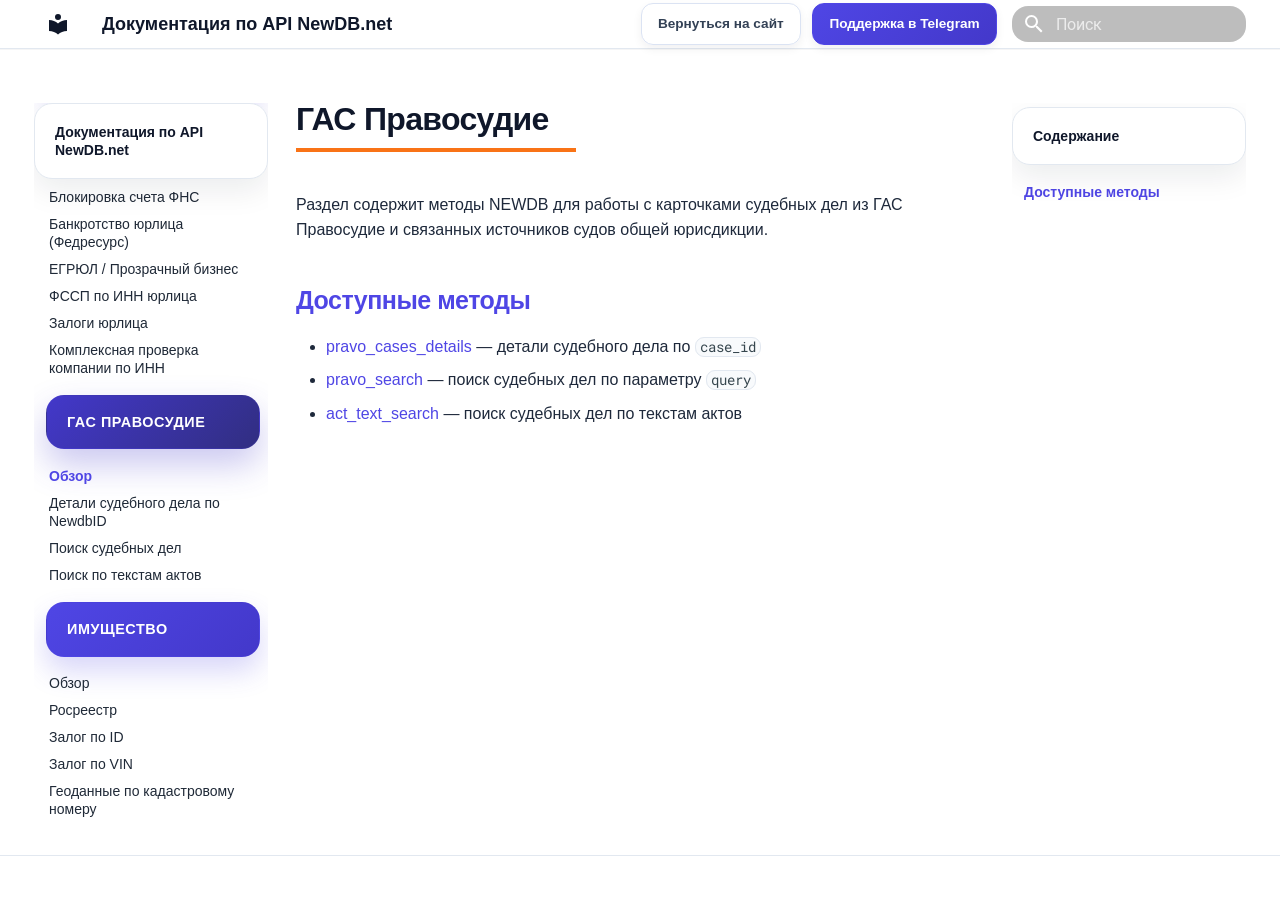
<file: site/gas/index.html>
<!doctype html>
<html lang="ru" class="no-js">
  <head>
    
      <meta charset="utf-8">
      <meta name="viewport" content="width=device-width,initial-scale=1">
      
        <meta name="description" content="Обзор методов NEWDB для работы с данными ГАС Правосудие: поиск и детализация судебных дел, участники, события и документы.">
      
      
      
        <link rel="canonical" href="https://newdb.net/docs/gas/">
      
      
        <link rel="prev" href="../legal/06-complex_by_inn/">
      
      
        <link rel="next" href="01-pravo_cases_details/">
      
      
      <link rel="icon" href="../assets/images/favicon.png">
      <meta name="generator" content="mkdocs-1.6.1, mkdocs-material-9.5.29">
    
    
      
        <title>ГАС Правосудие — методы NEWDB - Документация по API NewDB.net</title>
      
    
    
      <link rel="stylesheet" href="../assets/stylesheets/main.76a95c52.min.css">
      
      


    
    
      
    
    
      
        
        
        <link rel="preconnect" href="https://fonts.gstatic.com" crossorigin>
        <link rel="stylesheet" href="https://fonts.googleapis.com/css?family=Roboto:300,300i,400,400i,700,700i%7CRoboto+Mono:400,400i,700,700i&display=fallback">
        <style>:root{--md-text-font:"Roboto";--md-code-font:"Roboto Mono"}</style>
      
    
    
      <link rel="stylesheet" href="../stylesheets/custom_theme.css">
    
    <script>__md_scope=new URL("..",location),__md_hash=e=>[...e].reduce((e,_)=>(e<<5)-e+_.charCodeAt(0),0),__md_get=(e,_=localStorage,t=__md_scope)=>JSON.parse(_.getItem(t.pathname+"."+e)),__md_set=(e,_,t=localStorage,a=__md_scope)=>{try{t.setItem(a.pathname+"."+e,JSON.stringify(_))}catch(e){}}</script>
    
      

    
    
      
        <meta  name="keywords"  content="NEWDB API, ГАС Правосудие, суды общей юрисдикции, детали дела, судебные дела" >
      
        <meta  property="og:title"  content="ГАС Правосудие — методы NEWDB" >
      
        <meta  property="og:description"  content="Реестр методов NEWDB для работы с карточками судебных дел, событиями, участниками и документами из ГАС Правосудие." >
      
    
    
  </head>
  
  
    <body dir="ltr">
  
    
    <input class="md-toggle" data-md-toggle="drawer" type="checkbox" id="__drawer" autocomplete="off">
    <input class="md-toggle" data-md-toggle="search" type="checkbox" id="__search" autocomplete="off">
    <label class="md-overlay" for="__drawer"></label>
    <div data-md-component="skip">
      
        
        <a href="#_1" class="md-skip">
          Перейти к содержанию
        </a>
      
    </div>
    <div data-md-component="announce">
      
    </div>
    
    
      

  

<header class="md-header md-header--shadow" data-md-component="header">
  <nav class="md-header__inner md-grid" aria-label="Верхний колонтитул">
    <a href=".." title="Документация по API NewDB.net" class="md-header__button md-logo" aria-label="Документация по API NewDB.net" data-md-component="logo">
      
  
  <svg xmlns="http://www.w3.org/2000/svg" viewBox="0 0 24 24"><path d="M12 8a3 3 0 0 0 3-3 3 3 0 0 0-3-3 3 3 0 0 0-3 3 3 3 0 0 0 3 3m0 3.54C9.64 9.35 6.5 8 3 8v11c3.5 0 6.64 1.35 9 3.54 2.36-2.19 5.5-3.54 9-3.54V8c-3.5 0-6.64 1.35-9 3.54Z"/></svg>

    </a>
    <label class="md-header__button md-icon" for="__drawer">
      
      <svg xmlns="http://www.w3.org/2000/svg" viewBox="0 0 24 24"><path d="M3 6h18v2H3V6m0 5h18v2H3v-2m0 5h18v2H3v-2Z"/></svg>
    </label>
    <div class="md-header__title" data-md-component="header-title">
      <div class="md-header__ellipsis">
        <div class="md-header__topic">
          <span class="md-ellipsis">
            Документация по API NewDB.net
          </span>
        </div>
        <div class="md-header__topic" data-md-component="header-topic">
          <span class="md-ellipsis">
            
              ГАС Правосудие — методы NEWDB
            
          </span>
        </div>
      </div>
    </div>
    
    
      <script>var media,input,key,value,palette=__md_get("__palette");if(palette&&palette.color){"(prefers-color-scheme)"===palette.color.media&&(media=matchMedia("(prefers-color-scheme: light)"),input=document.querySelector(media.matches?"[data-md-color-media='(prefers-color-scheme: light)']":"[data-md-color-media='(prefers-color-scheme: dark)']"),palette.color.media=input.getAttribute("data-md-color-media"),palette.color.scheme=input.getAttribute("data-md-color-scheme"),palette.color.primary=input.getAttribute("data-md-color-primary"),palette.color.accent=input.getAttribute("data-md-color-accent"));for([key,value]of Object.entries(palette.color))document.body.setAttribute("data-md-color-"+key,value)}</script>
    
    
    
      <label class="md-header__button md-icon" for="__search">
        
        <svg xmlns="http://www.w3.org/2000/svg" viewBox="0 0 24 24"><path d="M9.5 3A6.5 6.5 0 0 1 16 9.5c0 1.61-.59 3.09-1.56 4.23l.27.27h.79l5 5-1.5 1.5-5-5v-.79l-.27-.27A6.516 6.516 0 0 1 9.5 16 6.5 6.5 0 0 1 3 9.5 6.5 6.5 0 0 1 9.5 3m0 2C7 5 5 7 5 9.5S7 14 9.5 14 14 12 14 9.5 12 5 9.5 5Z"/></svg>
      </label>
      <div class="md-search" data-md-component="search" role="dialog">
  <label class="md-search__overlay" for="__search"></label>
  <div class="md-search__inner" role="search">
    <form class="md-search__form" name="search">
      <input type="text" class="md-search__input" name="query" aria-label="Поиск" placeholder="Поиск" autocapitalize="off" autocorrect="off" autocomplete="off" spellcheck="false" data-md-component="search-query" required>
      <label class="md-search__icon md-icon" for="__search">
        
        <svg xmlns="http://www.w3.org/2000/svg" viewBox="0 0 24 24"><path d="M9.5 3A6.5 6.5 0 0 1 16 9.5c0 1.61-.59 3.09-1.56 4.23l.27.27h.79l5 5-1.5 1.5-5-5v-.79l-.27-.27A6.516 6.516 0 0 1 9.5 16 6.5 6.5 0 0 1 3 9.5 6.5 6.5 0 0 1 9.5 3m0 2C7 5 5 7 5 9.5S7 14 9.5 14 14 12 14 9.5 12 5 9.5 5Z"/></svg>
        
        <svg xmlns="http://www.w3.org/2000/svg" viewBox="0 0 24 24"><path d="M20 11v2H8l5.5 5.5-1.42 1.42L4.16 12l7.92-7.92L13.5 5.5 8 11h12Z"/></svg>
      </label>
      <nav class="md-search__options" aria-label="Поиск">
        
        <button type="reset" class="md-search__icon md-icon" title="Очистить" aria-label="Очистить" tabindex="-1">
          
          <svg xmlns="http://www.w3.org/2000/svg" viewBox="0 0 24 24"><path d="M19 6.41 17.59 5 12 10.59 6.41 5 5 6.41 10.59 12 5 17.59 6.41 19 12 13.41 17.59 19 19 17.59 13.41 12 19 6.41Z"/></svg>
        </button>
      </nav>
      
        <div class="md-search__suggest" data-md-component="search-suggest"></div>
      
    </form>
    <div class="md-search__output">
      <div class="md-search__scrollwrap" tabindex="0" data-md-scrollfix>
        <div class="md-search-result" data-md-component="search-result">
          <div class="md-search-result__meta">
            Инициализация поиска
          </div>
          <ol class="md-search-result__list" role="presentation"></ol>
        </div>
      </div>
    </div>
  </div>
</div>
    
    
  </nav>
  
</header>
    
    <div class="md-container" data-md-component="container">
      
      
        
          
        
      
      <main class="md-main" data-md-component="main">
        <div class="md-main__inner md-grid">
          
            
              
              <div class="md-sidebar md-sidebar--primary" data-md-component="sidebar" data-md-type="navigation" >
                <div class="md-sidebar__scrollwrap">
                  <div class="md-sidebar__inner">
                    



<nav class="md-nav md-nav--primary" aria-label="Навигация" data-md-level="0">
  <label class="md-nav__title" for="__drawer">
    <a href=".." title="Документация по API NewDB.net" class="md-nav__button md-logo" aria-label="Документация по API NewDB.net" data-md-component="logo">
      
  
  <svg xmlns="http://www.w3.org/2000/svg" viewBox="0 0 24 24"><path d="M12 8a3 3 0 0 0 3-3 3 3 0 0 0-3-3 3 3 0 0 0-3 3 3 3 0 0 0 3 3m0 3.54C9.64 9.35 6.5 8 3 8v11c3.5 0 6.64 1.35 9 3.54 2.36-2.19 5.5-3.54 9-3.54V8c-3.5 0-6.64 1.35-9 3.54Z"/></svg>

    </a>
    Документация по API NewDB.net
  </label>
  
  <ul class="md-nav__list" data-md-scrollfix>
    
      
      
  
  
  
  
    <li class="md-nav__item">
      <a href=".." class="md-nav__link">
        
  
  <span class="md-ellipsis">
    Главная
  </span>
  

      </a>
    </li>
  

    
      
      
  
  
  
  
    <li class="md-nav__item">
      <a href="../api-example/" class="md-nav__link">
        
  
  <span class="md-ellipsis">
    Пример вызова API
  </span>
  

      </a>
    </li>
  

    
      
      
  
  
  
  
    
    
    
      
        
        
      
    
    
    <li class="md-nav__item md-nav__item--section md-nav__item--nested">
      
        
        
        <input class="md-nav__toggle md-toggle " type="checkbox" id="__nav_3" >
        
          
          <label class="md-nav__link" for="__nav_3" id="__nav_3_label" tabindex="">
            
  
  <span class="md-ellipsis">
    Физические лица
  </span>
  

            <span class="md-nav__icon md-icon"></span>
          </label>
        
        <nav class="md-nav" data-md-level="1" aria-labelledby="__nav_3_label" aria-expanded="false">
          <label class="md-nav__title" for="__nav_3">
            <span class="md-nav__icon md-icon"></span>
            Физические лица
          </label>
          <ul class="md-nav__list" data-md-scrollfix>
            
              
                
  
  
  
  
    <li class="md-nav__item">
      <a href="../fiz/" class="md-nav__link">
        
  
  <span class="md-ellipsis">
    Обзор
  </span>
  

      </a>
    </li>
  

              
            
              
                
  
  
  
  
    <li class="md-nav__item">
      <a href="../fiz/01-fssp_person/" class="md-nav__link">
        
  
  <span class="md-ellipsis">
    Проверка ФЛ (ФССП)
  </span>
  

      </a>
    </li>
  

              
            
              
                
  
  
  
  
    <li class="md-nav__item">
      <a href="../fiz/02-passport_fns/" class="md-nav__link">
        
  
  <span class="md-ellipsis">
    Проверка паспорта и ИНН через ФНС
  </span>
  

      </a>
    </li>
  

              
            
              
                
  
  
  
  
    <li class="md-nav__item">
      <a href="../fiz/03-passport_mvd/" class="md-nav__link">
        
  
  <span class="md-ellipsis">
    Проверка паспорта РФ на действительность
  </span>
  

      </a>
    </li>
  

              
            
              
                
  
  
  
  
    <li class="md-nav__item">
      <a href="../fiz/04-complex_by_passport/" class="md-nav__link">
        
  
  <span class="md-ellipsis">
    Комплексная проверка по паспорту
  </span>
  

      </a>
    </li>
  

              
            
              
                
  
  
  
  
    <li class="md-nav__item">
      <a href="../fiz/05-fedresurs_bankrot/" class="md-nav__link">
        
  
  <span class="md-ellipsis">
    Банкротство физлица (Федресурс)
  </span>
  

      </a>
    </li>
  

              
            
              
                
  
  
  
  
    <li class="md-nav__item">
      <a href="../fiz/10-fns_block_person/" class="md-nav__link">
        
  
  <span class="md-ellipsis">
    Блокировка счета физлица (ФНС)
  </span>
  

      </a>
    </li>
  

              
            
              
                
  
  
  
  
    <li class="md-nav__item">
      <a href="../fiz/11-egrul_ip/" class="md-nav__link">
        
  
  <span class="md-ellipsis">
    ЕГРИП / статус ИП
  </span>
  

      </a>
    </li>
  

              
            
              
                
  
  
  
  
    <li class="md-nav__item">
      <a href="../fiz/12-terrorist/" class="md-nav__link">
        
  
  <span class="md-ellipsis">
    Терроризм / ОМУ
  </span>
  

      </a>
    </li>
  

              
            
              
                
  
  
  
  
    <li class="md-nav__item">
      <a href="../fiz/13-mvd_wanted/" class="md-nav__link">
        
  
  <span class="md-ellipsis">
    Розыск МВД
  </span>
  

      </a>
    </li>
  

              
            
              
                
  
  
  
  
    <li class="md-nav__item">
      <a href="../fiz/14-inoagent/" class="md-nav__link">
        
  
  <span class="md-ellipsis">
    Иноагенты Минюст
  </span>
  

      </a>
    </li>
  

              
            
              
                
  
  
  
  
    <li class="md-nav__item">
      <a href="../fiz/08-nalog_debt/" class="md-nav__link">
        
  
  <span class="md-ellipsis">
    Налоговая задолженность по ИНН
  </span>
  

      </a>
    </li>
  

              
            
              
                
  
  
  
  
    <li class="md-nav__item">
      <a href="../fiz/09-elmk_registry/" class="md-nav__link">
        
  
  <span class="md-ellipsis">
    Статус электронной медкнижки (ЭЛМК)
  </span>
  

      </a>
    </li>
  

              
            
              
                
  
  
  
  
    <li class="md-nav__item">
      <a href="../fiz/06-pledge_person/" class="md-nav__link">
        
  
  <span class="md-ellipsis">
    Залоги
  </span>
  

      </a>
    </li>
  

              
            
              
                
  
  
  
  
    <li class="md-nav__item">
      <a href="../fiz/07-arbitr_person/" class="md-nav__link">
        
  
  <span class="md-ellipsis">
    Арбитражные дела физлиц (КАД)
  </span>
  

      </a>
    </li>
  

              
            
          </ul>
        </nav>
      
    </li>
  

    
      
      
  
  
  
  
    
    
    
      
        
        
      
    
    
    <li class="md-nav__item md-nav__item--section md-nav__item--nested">
      
        
        
        <input class="md-nav__toggle md-toggle " type="checkbox" id="__nav_4" >
        
          
          <label class="md-nav__link" for="__nav_4" id="__nav_4_label" tabindex="">
            
  
  <span class="md-ellipsis">
    Иностранные граждане
  </span>
  

            <span class="md-nav__icon md-icon"></span>
          </label>
        
        <nav class="md-nav" data-md-level="1" aria-labelledby="__nav_4_label" aria-expanded="false">
          <label class="md-nav__title" for="__nav_4">
            <span class="md-nav__icon md-icon"></span>
            Иностранные граждане
          </label>
          <ul class="md-nav__list" data-md-scrollfix>
            
              
                
  
  
  
  
    <li class="md-nav__item">
      <a href="../foreign/" class="md-nav__link">
        
  
  <span class="md-ellipsis">
    Обзор
  </span>
  

      </a>
    </li>
  

              
            
              
                
  
  
  
  
    <li class="md-nav__item">
      <a href="../foreign/01-foreign_vng/" class="md-nav__link">
        
  
  <span class="md-ellipsis">
    Вид на жительство (ВНЖ)
  </span>
  

      </a>
    </li>
  

              
            
              
                
  
  
  
  
    <li class="md-nav__item">
      <a href="../foreign/02-foreign_patent/" class="md-nav__link">
        
  
  <span class="md-ellipsis">
    Патент
  </span>
  

      </a>
    </li>
  

              
            
              
                
  
  
  
  
    <li class="md-nav__item">
      <a href="../foreign/07-foreign_patent_msk/" class="md-nav__link">
        
  
  <span class="md-ellipsis">
    Патент (Москва)
  </span>
  

      </a>
    </li>
  

              
            
              
                
  
  
  
  
    <li class="md-nav__item">
      <a href="../foreign/08-foreign_patent_mo/" class="md-nav__link">
        
  
  <span class="md-ellipsis">
    Патент (Московская область)
  </span>
  

      </a>
    </li>
  

              
            
              
                
  
  
  
  
    <li class="md-nav__item">
      <a href="../foreign/03-foreign_rvp_stamp/" class="md-nav__link">
        
  
  <span class="md-ellipsis">
    РВП (штамп)
  </span>
  

      </a>
    </li>
  

              
            
              
                
  
  
  
  
    <li class="md-nav__item">
      <a href="../foreign/04-foreign_rvp_blank/" class="md-nav__link">
        
  
  <span class="md-ellipsis">
    РВП (бланк)
  </span>
  

      </a>
    </li>
  

              
            
              
                
  
  
  
  
    <li class="md-nav__item">
      <a href="../foreign/05-foreign_rnr/" class="md-nav__link">
        
  
  <span class="md-ellipsis">
    Разрешение на работу
  </span>
  

      </a>
    </li>
  

              
            
              
                
  
  
  
  
    <li class="md-nav__item">
      <a href="../foreign/06-foreign_rkl/" class="md-nav__link">
        
  
  <span class="md-ellipsis">
    Реестр контролируемых лиц (RKL)
  </span>
  

      </a>
    </li>
  

              
            
          </ul>
        </nav>
      
    </li>
  

    
      
      
  
  
  
  
    
    
    
      
        
        
      
    
    
    <li class="md-nav__item md-nav__item--section md-nav__item--nested">
      
        
        
        <input class="md-nav__toggle md-toggle " type="checkbox" id="__nav_5" >
        
          
          <label class="md-nav__link" for="__nav_5" id="__nav_5_label" tabindex="">
            
  
  <span class="md-ellipsis">
    Юридические лица
  </span>
  

            <span class="md-nav__icon md-icon"></span>
          </label>
        
        <nav class="md-nav" data-md-level="1" aria-labelledby="__nav_5_label" aria-expanded="false">
          <label class="md-nav__title" for="__nav_5">
            <span class="md-nav__icon md-icon"></span>
            Юридические лица
          </label>
          <ul class="md-nav__list" data-md-scrollfix>
            
              
                
  
  
  
  
    <li class="md-nav__item">
      <a href="../legal/" class="md-nav__link">
        
  
  <span class="md-ellipsis">
    Обзор
  </span>
  

      </a>
    </li>
  

              
            
              
                
  
  
  
  
    <li class="md-nav__item">
      <a href="../legal/01-arbitr_legal/" class="md-nav__link">
        
  
  <span class="md-ellipsis">
    Арбитражные дела юрлиц (КАД)
  </span>
  

      </a>
    </li>
  

              
            
              
                
  
  
  
  
    <li class="md-nav__item">
      <a href="../legal/02-fns_block/" class="md-nav__link">
        
  
  <span class="md-ellipsis">
    Блокировка счета ФНС
  </span>
  

      </a>
    </li>
  

              
            
              
                
  
  
  
  
    <li class="md-nav__item">
      <a href="../legal/03-bankrot_legal/" class="md-nav__link">
        
  
  <span class="md-ellipsis">
    Банкротство юрлица (Федресурс)
  </span>
  

      </a>
    </li>
  

              
            
              
                
  
  
  
  
    <li class="md-nav__item">
      <a href="../legal/04-egrul/" class="md-nav__link">
        
  
  <span class="md-ellipsis">
    ЕГРЮЛ / Прозрачный бизнес
  </span>
  

      </a>
    </li>
  

              
            
              
                
  
  
  
  
    <li class="md-nav__item">
      <a href="../legal/05-fssp_legal/" class="md-nav__link">
        
  
  <span class="md-ellipsis">
    ФССП по ИНН юрлица
  </span>
  

      </a>
    </li>
  

              
            
              
                
  
  
  
  
    <li class="md-nav__item">
      <a href="../legal/07-pledge_legal/" class="md-nav__link">
        
  
  <span class="md-ellipsis">
    Залоги юрлица
  </span>
  

      </a>
    </li>
  

              
            
              
                
  
  
  
  
    <li class="md-nav__item">
      <a href="../legal/06-complex_by_inn/" class="md-nav__link">
        
  
  <span class="md-ellipsis">
    Комплексная проверка компании по ИНН
  </span>
  

      </a>
    </li>
  

              
            
          </ul>
        </nav>
      
    </li>
  

    
      
      
  
  
    
  
  
  
    
    
    
      
        
        
      
    
    
    <li class="md-nav__item md-nav__item--active md-nav__item--section md-nav__item--nested">
      
        
        
        <input class="md-nav__toggle md-toggle " type="checkbox" id="__nav_6" checked>
        
          
          <label class="md-nav__link" for="__nav_6" id="__nav_6_label" tabindex="">
            
  
  <span class="md-ellipsis">
    ГАС Правосудие
  </span>
  

            <span class="md-nav__icon md-icon"></span>
          </label>
        
        <nav class="md-nav" data-md-level="1" aria-labelledby="__nav_6_label" aria-expanded="true">
          <label class="md-nav__title" for="__nav_6">
            <span class="md-nav__icon md-icon"></span>
            ГАС Правосудие
          </label>
          <ul class="md-nav__list" data-md-scrollfix>
            
              
                
  
  
    
  
  
  
    <li class="md-nav__item md-nav__item--active">
      
      <input class="md-nav__toggle md-toggle" type="checkbox" id="__toc">
      
      
        
      
      
        <label class="md-nav__link md-nav__link--active" for="__toc">
          
  
  <span class="md-ellipsis">
    Обзор
  </span>
  

          <span class="md-nav__icon md-icon"></span>
        </label>
      
      <a href="./" class="md-nav__link md-nav__link--active">
        
  
  <span class="md-ellipsis">
    Обзор
  </span>
  

      </a>
      
        

<nav class="md-nav md-nav--secondary" aria-label="Содержание">
  
  
  
    
  
  
    <label class="md-nav__title" for="__toc">
      <span class="md-nav__icon md-icon"></span>
      Содержание
    </label>
    <ul class="md-nav__list" data-md-component="toc" data-md-scrollfix>
      
        <li class="md-nav__item">
  <a href="#_2" class="md-nav__link">
    <span class="md-ellipsis">
      Доступные методы
    </span>
  </a>
  
</li>
      
    </ul>
  
</nav>
      
    </li>
  

              
            
              
                
  
  
  
  
    <li class="md-nav__item">
      <a href="01-pravo_cases_details/" class="md-nav__link">
        
  
  <span class="md-ellipsis">
    Детали судебного дела по NewdbID
  </span>
  

      </a>
    </li>
  

              
            
              
                
  
  
  
  
    <li class="md-nav__item">
      <a href="02-pravo_search/" class="md-nav__link">
        
  
  <span class="md-ellipsis">
    Поиск судебных дел
  </span>
  

      </a>
    </li>
  

              
            
              
                
  
  
  
  
    <li class="md-nav__item">
      <a href="03-act_text_search/" class="md-nav__link">
        
  
  <span class="md-ellipsis">
    Поиск по текстам актов
  </span>
  

      </a>
    </li>
  

              
            
          </ul>
        </nav>
      
    </li>
  

    
      
      
  
  
  
  
    
    
    
      
        
        
      
    
    
    <li class="md-nav__item md-nav__item--section md-nav__item--nested">
      
        
        
        <input class="md-nav__toggle md-toggle " type="checkbox" id="__nav_7" >
        
          
          <label class="md-nav__link" for="__nav_7" id="__nav_7_label" tabindex="">
            
  
  <span class="md-ellipsis">
    Имущество
  </span>
  

            <span class="md-nav__icon md-icon"></span>
          </label>
        
        <nav class="md-nav" data-md-level="1" aria-labelledby="__nav_7_label" aria-expanded="false">
          <label class="md-nav__title" for="__nav_7">
            <span class="md-nav__icon md-icon"></span>
            Имущество
          </label>
          <ul class="md-nav__list" data-md-scrollfix>
            
              
                
  
  
  
  
    <li class="md-nav__item">
      <a href="../property/" class="md-nav__link">
        
  
  <span class="md-ellipsis">
    Обзор
  </span>
  

      </a>
    </li>
  

              
            
              
                
  
  
  
  
    <li class="md-nav__item">
      <a href="../property/01-rosreestr/" class="md-nav__link">
        
  
  <span class="md-ellipsis">
    Росреестр
  </span>
  

      </a>
    </li>
  

              
            
              
                
  
  
  
  
    <li class="md-nav__item">
      <a href="../property/02-pledge_property/" class="md-nav__link">
        
  
  <span class="md-ellipsis">
    Залог по ID
  </span>
  

      </a>
    </li>
  

              
            
              
                
  
  
  
  
    <li class="md-nav__item">
      <a href="../property/03-pledge_vin/" class="md-nav__link">
        
  
  <span class="md-ellipsis">
    Залог по VIN
  </span>
  

      </a>
    </li>
  

              
            
              
                
  
  
  
  
    <li class="md-nav__item">
      <a href="../property/04-nspd_cadastr/" class="md-nav__link">
        
  
  <span class="md-ellipsis">
    Геоданные по кадастровому номеру
  </span>
  

      </a>
    </li>
  

              
            
              
                
  
  
  
  
    <li class="md-nav__item">
      <a href="../property/05-realty_price/" class="md-nav__link">
        
  
  <span class="md-ellipsis">
    Оценка стоимости недвижимости
  </span>
  

      </a>
    </li>
  

              
            
          </ul>
        </nav>
      
    </li>
  

    
  </ul>
</nav>
                  </div>
                </div>
              </div>
            
            
              
              <div class="md-sidebar md-sidebar--secondary" data-md-component="sidebar" data-md-type="toc" >
                <div class="md-sidebar__scrollwrap">
                  <div class="md-sidebar__inner">
                    

<nav class="md-nav md-nav--secondary" aria-label="Содержание">
  
  
  
    
  
  
    <label class="md-nav__title" for="__toc">
      <span class="md-nav__icon md-icon"></span>
      Содержание
    </label>
    <ul class="md-nav__list" data-md-component="toc" data-md-scrollfix>
      
        <li class="md-nav__item">
  <a href="#_2" class="md-nav__link">
    <span class="md-ellipsis">
      Доступные методы
    </span>
  </a>
  
</li>
      
    </ul>
  
</nav>
                  </div>
                </div>
              </div>
            
          
          
            <div class="md-content" data-md-component="content">
              <article class="md-content__inner md-typeset">
                
                  


<h1 id="_1">ГАС Правосудие<a class="headerlink" href="#_1" title="Permanent link">&para;</a></h1>
<p>Раздел содержит методы NEWDB для работы с карточками судебных дел из ГАС Правосудие и связанных источников судов общей юрисдикции.</p>
<h2 id="_2">Доступные методы<a class="headerlink" href="#_2" title="Permanent link">&para;</a></h2>
<ul>
<li><a href="01-pravo_cases_details/">pravo_cases_details</a> — детали судебного дела по <code>case_id</code></li>
<li><a href="02-pravo_search/">pravo_search</a> — поиск судебных дел по параметру <code>query</code></li>
<li><a href="03-act_text_search/">act_text_search</a> — поиск судебных дел по текстам актов</li>
</ul>







  
  






                
              </article>
            </div>
          
          
<script>var target=document.getElementById(location.hash.slice(1));target&&target.name&&(target.checked=target.name.startsWith("__tabbed_"))</script>
        </div>
        
          <button type="button" class="md-top md-icon" data-md-component="top" hidden>
  
  <svg xmlns="http://www.w3.org/2000/svg" viewBox="0 0 24 24"><path d="M13 20h-2V8l-5.5 5.5-1.42-1.42L12 4.16l7.92 7.92-1.42 1.42L13 8v12Z"/></svg>
  К началу
</button>
        
      </main>
      
        <footer class="md-footer">
  
  <div class="md-footer-meta md-typeset">
    <div class="md-footer-meta__inner md-grid">
      <div class="md-copyright">
  
  
    Made with
    <a href="https://squidfunk.github.io/mkdocs-material/" target="_blank" rel="noopener">
      Material for MkDocs
    </a>
  
</div>
      
    </div>
  </div>
</footer>
      
    </div>
    <div class="md-dialog" data-md-component="dialog">
      <div class="md-dialog__inner md-typeset"></div>
    </div>
    
    
    <script id="__config" type="application/json">{"base": "..", "features": ["navigation.top", "navigation.sections", "navigation.tracking", "toc.follow", "content.code.copy", "content.action.edit", "search.suggest", "search.highlight"], "search": "../assets/javascripts/workers/search.b8dbb3d2.min.js", "translations": {"clipboard.copied": "\u0421\u043a\u043e\u043f\u0438\u0440\u043e\u0432\u0430\u043d\u043e \u0432 \u0431\u0443\u0444\u0435\u0440", "clipboard.copy": "\u041a\u043e\u043f\u0438\u0440\u043e\u0432\u0430\u0442\u044c \u0432 \u0431\u0443\u0444\u0435\u0440", "search.result.more.one": "\u0415\u0449\u0451 1 \u043d\u0430 \u044d\u0442\u043e\u0439 \u0441\u0442\u0440\u0430\u043d\u0438\u0446\u0435", "search.result.more.other": "\u0415\u0449\u0451 # \u043d\u0430 \u044d\u0442\u043e\u0439 \u0441\u0442\u0440\u0430\u043d\u0438\u0446\u0435", "search.result.none": "\u0421\u043e\u0432\u043f\u0430\u0434\u0435\u043d\u0438\u0439 \u043d\u0435 \u043d\u0430\u0439\u0434\u0435\u043d\u043e", "search.result.one": "\u041d\u0430\u0439\u0434\u0435\u043d\u043e 1 \u0441\u043e\u0432\u043f\u0430\u0434\u0435\u043d\u0438\u0435", "search.result.other": "\u041d\u0430\u0439\u0434\u0435\u043d\u043e \u0441\u043e\u0432\u043f\u0430\u0434\u0435\u043d\u0438\u0439: #", "search.result.placeholder": "\u041d\u0430\u0447\u043d\u0438\u0442\u0435 \u043f\u0435\u0447\u0430\u0442\u0430\u0442\u044c \u0434\u043b\u044f \u043f\u043e\u0438\u0441\u043a\u0430", "search.result.term.missing": "\u041e\u0442\u0441\u0443\u0442\u0441\u0442\u0432\u0443\u0435\u0442", "select.version": "\u0412\u044b\u0431\u0435\u0440\u0438\u0442\u0435 \u0432\u0435\u0440\u0441\u0438\u044e"}}</script>
    
    
      <script src="../assets/javascripts/bundle.fe8b6f2b.min.js"></script>
      
        <script src="../javascripts/header-actions.js"></script>
      
    
  </body>
</html>
</file>
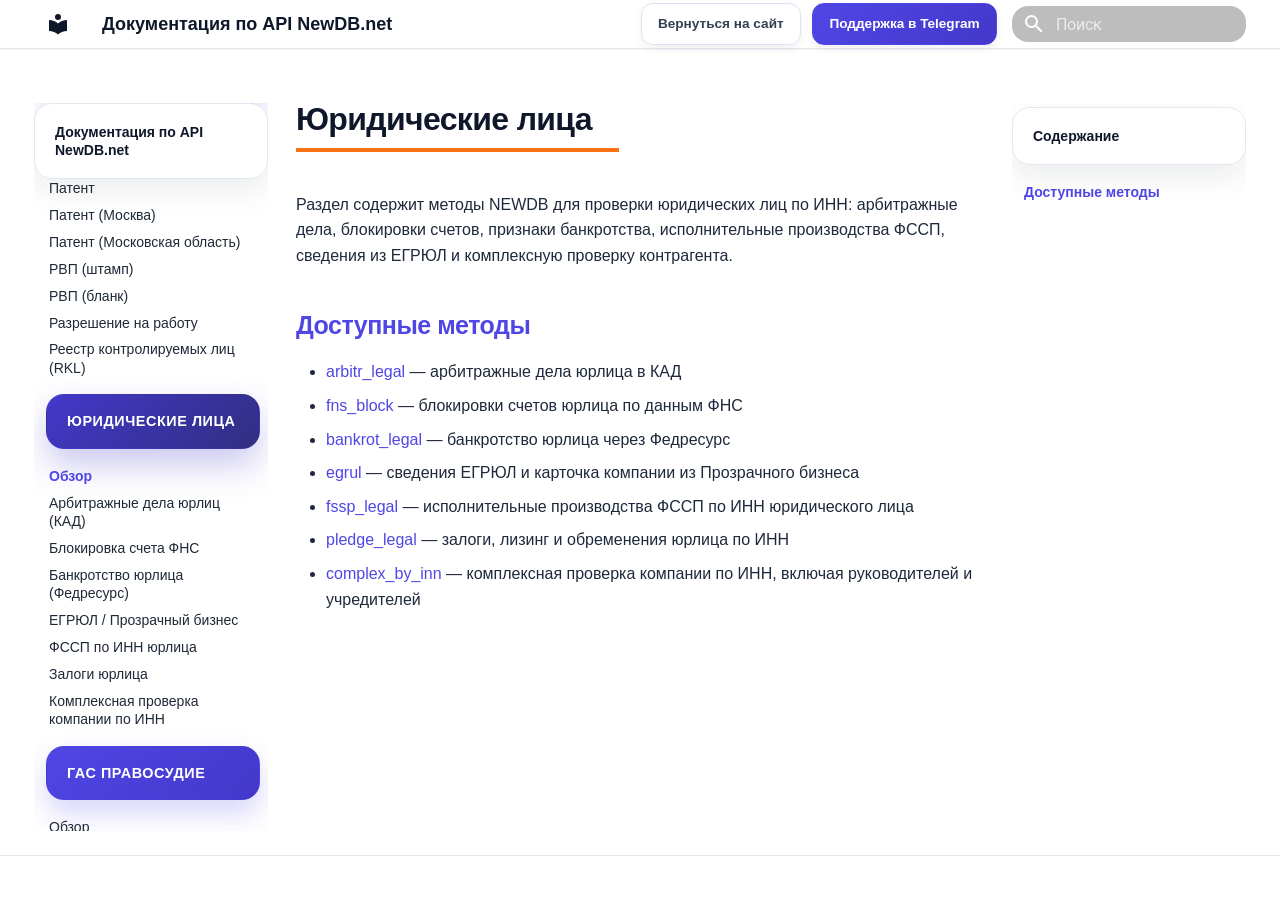
<file: site/legal/index.html>
<!doctype html>
<html lang="ru" class="no-js">
  <head>
    
      <meta charset="utf-8">
      <meta name="viewport" content="width=device-width,initial-scale=1">
      
        <meta name="description" content="Обзор методов NEWDB для проверки юридических лиц: арбитраж, блокировки счетов, банкротство, ФССП и сведения ЕГРЮЛ.">
      
      
      
        <link rel="canonical" href="https://newdb.net/docs/legal/">
      
      
        <link rel="prev" href="../foreign/06-foreign_rkl/">
      
      
        <link rel="next" href="01-arbitr_legal/">
      
      
      <link rel="icon" href="../assets/images/favicon.png">
      <meta name="generator" content="mkdocs-1.6.1, mkdocs-material-9.5.29">
    
    
      
        <title>Юридические лица — методы NEWDB - Документация по API NewDB.net</title>
      
    
    
      <link rel="stylesheet" href="../assets/stylesheets/main.76a95c52.min.css">
      
      


    
    
      
    
    
      
        
        
        <link rel="preconnect" href="https://fonts.gstatic.com" crossorigin>
        <link rel="stylesheet" href="https://fonts.googleapis.com/css?family=Roboto:300,300i,400,400i,700,700i%7CRoboto+Mono:400,400i,700,700i&display=fallback">
        <style>:root{--md-text-font:"Roboto";--md-code-font:"Roboto Mono"}</style>
      
    
    
      <link rel="stylesheet" href="../stylesheets/custom_theme.css">
    
    <script>__md_scope=new URL("..",location),__md_hash=e=>[...e].reduce((e,_)=>(e<<5)-e+_.charCodeAt(0),0),__md_get=(e,_=localStorage,t=__md_scope)=>JSON.parse(_.getItem(t.pathname+"."+e)),__md_set=(e,_,t=localStorage,a=__md_scope)=>{try{t.setItem(a.pathname+"."+e,JSON.stringify(_))}catch(e){}}</script>
    
      

    
    
      
        <meta  name="keywords"  content="NEWDB API, юрлица, арбитраж, ФНС, банкротство, ЕГРЮЛ, ФССП" >
      
        <meta  property="og:title"  content="Юридические лица — методы NEWDB" >
      
        <meta  property="og:description"  content="Реестр методов NEWDB для проверки компаний и других юридических лиц." >
      
    
    
  </head>
  
  
    <body dir="ltr">
  
    
    <input class="md-toggle" data-md-toggle="drawer" type="checkbox" id="__drawer" autocomplete="off">
    <input class="md-toggle" data-md-toggle="search" type="checkbox" id="__search" autocomplete="off">
    <label class="md-overlay" for="__drawer"></label>
    <div data-md-component="skip">
      
        
        <a href="#_1" class="md-skip">
          Перейти к содержанию
        </a>
      
    </div>
    <div data-md-component="announce">
      
    </div>
    
    
      

  

<header class="md-header md-header--shadow" data-md-component="header">
  <nav class="md-header__inner md-grid" aria-label="Верхний колонтитул">
    <a href=".." title="Документация по API NewDB.net" class="md-header__button md-logo" aria-label="Документация по API NewDB.net" data-md-component="logo">
      
  
  <svg xmlns="http://www.w3.org/2000/svg" viewBox="0 0 24 24"><path d="M12 8a3 3 0 0 0 3-3 3 3 0 0 0-3-3 3 3 0 0 0-3 3 3 3 0 0 0 3 3m0 3.54C9.64 9.35 6.5 8 3 8v11c3.5 0 6.64 1.35 9 3.54 2.36-2.19 5.5-3.54 9-3.54V8c-3.5 0-6.64 1.35-9 3.54Z"/></svg>

    </a>
    <label class="md-header__button md-icon" for="__drawer">
      
      <svg xmlns="http://www.w3.org/2000/svg" viewBox="0 0 24 24"><path d="M3 6h18v2H3V6m0 5h18v2H3v-2m0 5h18v2H3v-2Z"/></svg>
    </label>
    <div class="md-header__title" data-md-component="header-title">
      <div class="md-header__ellipsis">
        <div class="md-header__topic">
          <span class="md-ellipsis">
            Документация по API NewDB.net
          </span>
        </div>
        <div class="md-header__topic" data-md-component="header-topic">
          <span class="md-ellipsis">
            
              Юридические лица — методы NEWDB
            
          </span>
        </div>
      </div>
    </div>
    
    
      <script>var media,input,key,value,palette=__md_get("__palette");if(palette&&palette.color){"(prefers-color-scheme)"===palette.color.media&&(media=matchMedia("(prefers-color-scheme: light)"),input=document.querySelector(media.matches?"[data-md-color-media='(prefers-color-scheme: light)']":"[data-md-color-media='(prefers-color-scheme: dark)']"),palette.color.media=input.getAttribute("data-md-color-media"),palette.color.scheme=input.getAttribute("data-md-color-scheme"),palette.color.primary=input.getAttribute("data-md-color-primary"),palette.color.accent=input.getAttribute("data-md-color-accent"));for([key,value]of Object.entries(palette.color))document.body.setAttribute("data-md-color-"+key,value)}</script>
    
    
    
      <label class="md-header__button md-icon" for="__search">
        
        <svg xmlns="http://www.w3.org/2000/svg" viewBox="0 0 24 24"><path d="M9.5 3A6.5 6.5 0 0 1 16 9.5c0 1.61-.59 3.09-1.56 4.23l.27.27h.79l5 5-1.5 1.5-5-5v-.79l-.27-.27A6.516 6.516 0 0 1 9.5 16 6.5 6.5 0 0 1 3 9.5 6.5 6.5 0 0 1 9.5 3m0 2C7 5 5 7 5 9.5S7 14 9.5 14 14 12 14 9.5 12 5 9.5 5Z"/></svg>
      </label>
      <div class="md-search" data-md-component="search" role="dialog">
  <label class="md-search__overlay" for="__search"></label>
  <div class="md-search__inner" role="search">
    <form class="md-search__form" name="search">
      <input type="text" class="md-search__input" name="query" aria-label="Поиск" placeholder="Поиск" autocapitalize="off" autocorrect="off" autocomplete="off" spellcheck="false" data-md-component="search-query" required>
      <label class="md-search__icon md-icon" for="__search">
        
        <svg xmlns="http://www.w3.org/2000/svg" viewBox="0 0 24 24"><path d="M9.5 3A6.5 6.5 0 0 1 16 9.5c0 1.61-.59 3.09-1.56 4.23l.27.27h.79l5 5-1.5 1.5-5-5v-.79l-.27-.27A6.516 6.516 0 0 1 9.5 16 6.5 6.5 0 0 1 3 9.5 6.5 6.5 0 0 1 9.5 3m0 2C7 5 5 7 5 9.5S7 14 9.5 14 14 12 14 9.5 12 5 9.5 5Z"/></svg>
        
        <svg xmlns="http://www.w3.org/2000/svg" viewBox="0 0 24 24"><path d="M20 11v2H8l5.5 5.5-1.42 1.42L4.16 12l7.92-7.92L13.5 5.5 8 11h12Z"/></svg>
      </label>
      <nav class="md-search__options" aria-label="Поиск">
        
        <button type="reset" class="md-search__icon md-icon" title="Очистить" aria-label="Очистить" tabindex="-1">
          
          <svg xmlns="http://www.w3.org/2000/svg" viewBox="0 0 24 24"><path d="M19 6.41 17.59 5 12 10.59 6.41 5 5 6.41 10.59 12 5 17.59 6.41 19 12 13.41 17.59 19 19 17.59 13.41 12 19 6.41Z"/></svg>
        </button>
      </nav>
      
        <div class="md-search__suggest" data-md-component="search-suggest"></div>
      
    </form>
    <div class="md-search__output">
      <div class="md-search__scrollwrap" tabindex="0" data-md-scrollfix>
        <div class="md-search-result" data-md-component="search-result">
          <div class="md-search-result__meta">
            Инициализация поиска
          </div>
          <ol class="md-search-result__list" role="presentation"></ol>
        </div>
      </div>
    </div>
  </div>
</div>
    
    
  </nav>
  
</header>
    
    <div class="md-container" data-md-component="container">
      
      
        
          
        
      
      <main class="md-main" data-md-component="main">
        <div class="md-main__inner md-grid">
          
            
              
              <div class="md-sidebar md-sidebar--primary" data-md-component="sidebar" data-md-type="navigation" >
                <div class="md-sidebar__scrollwrap">
                  <div class="md-sidebar__inner">
                    



<nav class="md-nav md-nav--primary" aria-label="Навигация" data-md-level="0">
  <label class="md-nav__title" for="__drawer">
    <a href=".." title="Документация по API NewDB.net" class="md-nav__button md-logo" aria-label="Документация по API NewDB.net" data-md-component="logo">
      
  
  <svg xmlns="http://www.w3.org/2000/svg" viewBox="0 0 24 24"><path d="M12 8a3 3 0 0 0 3-3 3 3 0 0 0-3-3 3 3 0 0 0-3 3 3 3 0 0 0 3 3m0 3.54C9.64 9.35 6.5 8 3 8v11c3.5 0 6.64 1.35 9 3.54 2.36-2.19 5.5-3.54 9-3.54V8c-3.5 0-6.64 1.35-9 3.54Z"/></svg>

    </a>
    Документация по API NewDB.net
  </label>
  
  <ul class="md-nav__list" data-md-scrollfix>
    
      
      
  
  
  
  
    <li class="md-nav__item">
      <a href=".." class="md-nav__link">
        
  
  <span class="md-ellipsis">
    Главная
  </span>
  

      </a>
    </li>
  

    
      
      
  
  
  
  
    <li class="md-nav__item">
      <a href="../api-example/" class="md-nav__link">
        
  
  <span class="md-ellipsis">
    Пример вызова API
  </span>
  

      </a>
    </li>
  

    
      
      
  
  
  
  
    
    
    
      
        
        
      
    
    
    <li class="md-nav__item md-nav__item--section md-nav__item--nested">
      
        
        
        <input class="md-nav__toggle md-toggle " type="checkbox" id="__nav_3" >
        
          
          <label class="md-nav__link" for="__nav_3" id="__nav_3_label" tabindex="">
            
  
  <span class="md-ellipsis">
    Физические лица
  </span>
  

            <span class="md-nav__icon md-icon"></span>
          </label>
        
        <nav class="md-nav" data-md-level="1" aria-labelledby="__nav_3_label" aria-expanded="false">
          <label class="md-nav__title" for="__nav_3">
            <span class="md-nav__icon md-icon"></span>
            Физические лица
          </label>
          <ul class="md-nav__list" data-md-scrollfix>
            
              
                
  
  
  
  
    <li class="md-nav__item">
      <a href="../fiz/" class="md-nav__link">
        
  
  <span class="md-ellipsis">
    Обзор
  </span>
  

      </a>
    </li>
  

              
            
              
                
  
  
  
  
    <li class="md-nav__item">
      <a href="../fiz/01-fssp_person/" class="md-nav__link">
        
  
  <span class="md-ellipsis">
    Проверка ФЛ (ФССП)
  </span>
  

      </a>
    </li>
  

              
            
              
                
  
  
  
  
    <li class="md-nav__item">
      <a href="../fiz/02-passport_fns/" class="md-nav__link">
        
  
  <span class="md-ellipsis">
    Проверка паспорта и ИНН через ФНС
  </span>
  

      </a>
    </li>
  

              
            
              
                
  
  
  
  
    <li class="md-nav__item">
      <a href="../fiz/03-passport_mvd/" class="md-nav__link">
        
  
  <span class="md-ellipsis">
    Проверка паспорта РФ на действительность
  </span>
  

      </a>
    </li>
  

              
            
              
                
  
  
  
  
    <li class="md-nav__item">
      <a href="../fiz/04-complex_by_passport/" class="md-nav__link">
        
  
  <span class="md-ellipsis">
    Комплексная проверка по паспорту
  </span>
  

      </a>
    </li>
  

              
            
              
                
  
  
  
  
    <li class="md-nav__item">
      <a href="../fiz/05-fedresurs_bankrot/" class="md-nav__link">
        
  
  <span class="md-ellipsis">
    Банкротство физлица (Федресурс)
  </span>
  

      </a>
    </li>
  

              
            
              
                
  
  
  
  
    <li class="md-nav__item">
      <a href="../fiz/10-fns_block_person/" class="md-nav__link">
        
  
  <span class="md-ellipsis">
    Блокировка счета физлица (ФНС)
  </span>
  

      </a>
    </li>
  

              
            
              
                
  
  
  
  
    <li class="md-nav__item">
      <a href="../fiz/11-egrul_ip/" class="md-nav__link">
        
  
  <span class="md-ellipsis">
    ЕГРИП / статус ИП
  </span>
  

      </a>
    </li>
  

              
            
              
                
  
  
  
  
    <li class="md-nav__item">
      <a href="../fiz/12-terrorist/" class="md-nav__link">
        
  
  <span class="md-ellipsis">
    Терроризм / ОМУ
  </span>
  

      </a>
    </li>
  

              
            
              
                
  
  
  
  
    <li class="md-nav__item">
      <a href="../fiz/13-mvd_wanted/" class="md-nav__link">
        
  
  <span class="md-ellipsis">
    Розыск МВД
  </span>
  

      </a>
    </li>
  

              
            
              
                
  
  
  
  
    <li class="md-nav__item">
      <a href="../fiz/14-inoagent/" class="md-nav__link">
        
  
  <span class="md-ellipsis">
    Иноагенты Минюст
  </span>
  

      </a>
    </li>
  

              
            
              
                
  
  
  
  
    <li class="md-nav__item">
      <a href="../fiz/08-nalog_debt/" class="md-nav__link">
        
  
  <span class="md-ellipsis">
    Налоговая задолженность по ИНН
  </span>
  

      </a>
    </li>
  

              
            
              
                
  
  
  
  
    <li class="md-nav__item">
      <a href="../fiz/09-elmk_registry/" class="md-nav__link">
        
  
  <span class="md-ellipsis">
    Статус электронной медкнижки (ЭЛМК)
  </span>
  

      </a>
    </li>
  

              
            
              
                
  
  
  
  
    <li class="md-nav__item">
      <a href="../fiz/06-pledge_person/" class="md-nav__link">
        
  
  <span class="md-ellipsis">
    Залоги
  </span>
  

      </a>
    </li>
  

              
            
              
                
  
  
  
  
    <li class="md-nav__item">
      <a href="../fiz/07-arbitr_person/" class="md-nav__link">
        
  
  <span class="md-ellipsis">
    Арбитражные дела физлиц (КАД)
  </span>
  

      </a>
    </li>
  

              
            
          </ul>
        </nav>
      
    </li>
  

    
      
      
  
  
  
  
    
    
    
      
        
        
      
    
    
    <li class="md-nav__item md-nav__item--section md-nav__item--nested">
      
        
        
        <input class="md-nav__toggle md-toggle " type="checkbox" id="__nav_4" >
        
          
          <label class="md-nav__link" for="__nav_4" id="__nav_4_label" tabindex="">
            
  
  <span class="md-ellipsis">
    Иностранные граждане
  </span>
  

            <span class="md-nav__icon md-icon"></span>
          </label>
        
        <nav class="md-nav" data-md-level="1" aria-labelledby="__nav_4_label" aria-expanded="false">
          <label class="md-nav__title" for="__nav_4">
            <span class="md-nav__icon md-icon"></span>
            Иностранные граждане
          </label>
          <ul class="md-nav__list" data-md-scrollfix>
            
              
                
  
  
  
  
    <li class="md-nav__item">
      <a href="../foreign/" class="md-nav__link">
        
  
  <span class="md-ellipsis">
    Обзор
  </span>
  

      </a>
    </li>
  

              
            
              
                
  
  
  
  
    <li class="md-nav__item">
      <a href="../foreign/01-foreign_vng/" class="md-nav__link">
        
  
  <span class="md-ellipsis">
    Вид на жительство (ВНЖ)
  </span>
  

      </a>
    </li>
  

              
            
              
                
  
  
  
  
    <li class="md-nav__item">
      <a href="../foreign/02-foreign_patent/" class="md-nav__link">
        
  
  <span class="md-ellipsis">
    Патент
  </span>
  

      </a>
    </li>
  

              
            
              
                
  
  
  
  
    <li class="md-nav__item">
      <a href="../foreign/07-foreign_patent_msk/" class="md-nav__link">
        
  
  <span class="md-ellipsis">
    Патент (Москва)
  </span>
  

      </a>
    </li>
  

              
            
              
                
  
  
  
  
    <li class="md-nav__item">
      <a href="../foreign/08-foreign_patent_mo/" class="md-nav__link">
        
  
  <span class="md-ellipsis">
    Патент (Московская область)
  </span>
  

      </a>
    </li>
  

              
            
              
                
  
  
  
  
    <li class="md-nav__item">
      <a href="../foreign/03-foreign_rvp_stamp/" class="md-nav__link">
        
  
  <span class="md-ellipsis">
    РВП (штамп)
  </span>
  

      </a>
    </li>
  

              
            
              
                
  
  
  
  
    <li class="md-nav__item">
      <a href="../foreign/04-foreign_rvp_blank/" class="md-nav__link">
        
  
  <span class="md-ellipsis">
    РВП (бланк)
  </span>
  

      </a>
    </li>
  

              
            
              
                
  
  
  
  
    <li class="md-nav__item">
      <a href="../foreign/05-foreign_rnr/" class="md-nav__link">
        
  
  <span class="md-ellipsis">
    Разрешение на работу
  </span>
  

      </a>
    </li>
  

              
            
              
                
  
  
  
  
    <li class="md-nav__item">
      <a href="../foreign/06-foreign_rkl/" class="md-nav__link">
        
  
  <span class="md-ellipsis">
    Реестр контролируемых лиц (RKL)
  </span>
  

      </a>
    </li>
  

              
            
          </ul>
        </nav>
      
    </li>
  

    
      
      
  
  
    
  
  
  
    
    
    
      
        
        
      
    
    
    <li class="md-nav__item md-nav__item--active md-nav__item--section md-nav__item--nested">
      
        
        
        <input class="md-nav__toggle md-toggle " type="checkbox" id="__nav_5" checked>
        
          
          <label class="md-nav__link" for="__nav_5" id="__nav_5_label" tabindex="">
            
  
  <span class="md-ellipsis">
    Юридические лица
  </span>
  

            <span class="md-nav__icon md-icon"></span>
          </label>
        
        <nav class="md-nav" data-md-level="1" aria-labelledby="__nav_5_label" aria-expanded="true">
          <label class="md-nav__title" for="__nav_5">
            <span class="md-nav__icon md-icon"></span>
            Юридические лица
          </label>
          <ul class="md-nav__list" data-md-scrollfix>
            
              
                
  
  
    
  
  
  
    <li class="md-nav__item md-nav__item--active">
      
      <input class="md-nav__toggle md-toggle" type="checkbox" id="__toc">
      
      
        
      
      
        <label class="md-nav__link md-nav__link--active" for="__toc">
          
  
  <span class="md-ellipsis">
    Обзор
  </span>
  

          <span class="md-nav__icon md-icon"></span>
        </label>
      
      <a href="./" class="md-nav__link md-nav__link--active">
        
  
  <span class="md-ellipsis">
    Обзор
  </span>
  

      </a>
      
        

<nav class="md-nav md-nav--secondary" aria-label="Содержание">
  
  
  
    
  
  
    <label class="md-nav__title" for="__toc">
      <span class="md-nav__icon md-icon"></span>
      Содержание
    </label>
    <ul class="md-nav__list" data-md-component="toc" data-md-scrollfix>
      
        <li class="md-nav__item">
  <a href="#_2" class="md-nav__link">
    <span class="md-ellipsis">
      Доступные методы
    </span>
  </a>
  
</li>
      
    </ul>
  
</nav>
      
    </li>
  

              
            
              
                
  
  
  
  
    <li class="md-nav__item">
      <a href="01-arbitr_legal/" class="md-nav__link">
        
  
  <span class="md-ellipsis">
    Арбитражные дела юрлиц (КАД)
  </span>
  

      </a>
    </li>
  

              
            
              
                
  
  
  
  
    <li class="md-nav__item">
      <a href="02-fns_block/" class="md-nav__link">
        
  
  <span class="md-ellipsis">
    Блокировка счета ФНС
  </span>
  

      </a>
    </li>
  

              
            
              
                
  
  
  
  
    <li class="md-nav__item">
      <a href="03-bankrot_legal/" class="md-nav__link">
        
  
  <span class="md-ellipsis">
    Банкротство юрлица (Федресурс)
  </span>
  

      </a>
    </li>
  

              
            
              
                
  
  
  
  
    <li class="md-nav__item">
      <a href="04-egrul/" class="md-nav__link">
        
  
  <span class="md-ellipsis">
    ЕГРЮЛ / Прозрачный бизнес
  </span>
  

      </a>
    </li>
  

              
            
              
                
  
  
  
  
    <li class="md-nav__item">
      <a href="05-fssp_legal/" class="md-nav__link">
        
  
  <span class="md-ellipsis">
    ФССП по ИНН юрлица
  </span>
  

      </a>
    </li>
  

              
            
              
                
  
  
  
  
    <li class="md-nav__item">
      <a href="07-pledge_legal/" class="md-nav__link">
        
  
  <span class="md-ellipsis">
    Залоги юрлица
  </span>
  

      </a>
    </li>
  

              
            
              
                
  
  
  
  
    <li class="md-nav__item">
      <a href="06-complex_by_inn/" class="md-nav__link">
        
  
  <span class="md-ellipsis">
    Комплексная проверка компании по ИНН
  </span>
  

      </a>
    </li>
  

              
            
          </ul>
        </nav>
      
    </li>
  

    
      
      
  
  
  
  
    
    
    
      
        
        
      
    
    
    <li class="md-nav__item md-nav__item--section md-nav__item--nested">
      
        
        
        <input class="md-nav__toggle md-toggle " type="checkbox" id="__nav_6" >
        
          
          <label class="md-nav__link" for="__nav_6" id="__nav_6_label" tabindex="">
            
  
  <span class="md-ellipsis">
    ГАС Правосудие
  </span>
  

            <span class="md-nav__icon md-icon"></span>
          </label>
        
        <nav class="md-nav" data-md-level="1" aria-labelledby="__nav_6_label" aria-expanded="false">
          <label class="md-nav__title" for="__nav_6">
            <span class="md-nav__icon md-icon"></span>
            ГАС Правосудие
          </label>
          <ul class="md-nav__list" data-md-scrollfix>
            
              
                
  
  
  
  
    <li class="md-nav__item">
      <a href="../gas/" class="md-nav__link">
        
  
  <span class="md-ellipsis">
    Обзор
  </span>
  

      </a>
    </li>
  

              
            
              
                
  
  
  
  
    <li class="md-nav__item">
      <a href="../gas/01-pravo_cases_details/" class="md-nav__link">
        
  
  <span class="md-ellipsis">
    Детали судебного дела по NewdbID
  </span>
  

      </a>
    </li>
  

              
            
              
                
  
  
  
  
    <li class="md-nav__item">
      <a href="../gas/02-pravo_search/" class="md-nav__link">
        
  
  <span class="md-ellipsis">
    Поиск судебных дел
  </span>
  

      </a>
    </li>
  

              
            
              
                
  
  
  
  
    <li class="md-nav__item">
      <a href="../gas/03-act_text_search/" class="md-nav__link">
        
  
  <span class="md-ellipsis">
    Поиск по текстам актов
  </span>
  

      </a>
    </li>
  

              
            
          </ul>
        </nav>
      
    </li>
  

    
      
      
  
  
  
  
    
    
    
      
        
        
      
    
    
    <li class="md-nav__item md-nav__item--section md-nav__item--nested">
      
        
        
        <input class="md-nav__toggle md-toggle " type="checkbox" id="__nav_7" >
        
          
          <label class="md-nav__link" for="__nav_7" id="__nav_7_label" tabindex="">
            
  
  <span class="md-ellipsis">
    Имущество
  </span>
  

            <span class="md-nav__icon md-icon"></span>
          </label>
        
        <nav class="md-nav" data-md-level="1" aria-labelledby="__nav_7_label" aria-expanded="false">
          <label class="md-nav__title" for="__nav_7">
            <span class="md-nav__icon md-icon"></span>
            Имущество
          </label>
          <ul class="md-nav__list" data-md-scrollfix>
            
              
                
  
  
  
  
    <li class="md-nav__item">
      <a href="../property/" class="md-nav__link">
        
  
  <span class="md-ellipsis">
    Обзор
  </span>
  

      </a>
    </li>
  

              
            
              
                
  
  
  
  
    <li class="md-nav__item">
      <a href="../property/01-rosreestr/" class="md-nav__link">
        
  
  <span class="md-ellipsis">
    Росреестр
  </span>
  

      </a>
    </li>
  

              
            
              
                
  
  
  
  
    <li class="md-nav__item">
      <a href="../property/02-pledge_property/" class="md-nav__link">
        
  
  <span class="md-ellipsis">
    Залог по ID
  </span>
  

      </a>
    </li>
  

              
            
              
                
  
  
  
  
    <li class="md-nav__item">
      <a href="../property/03-pledge_vin/" class="md-nav__link">
        
  
  <span class="md-ellipsis">
    Залог по VIN
  </span>
  

      </a>
    </li>
  

              
            
              
                
  
  
  
  
    <li class="md-nav__item">
      <a href="../property/04-nspd_cadastr/" class="md-nav__link">
        
  
  <span class="md-ellipsis">
    Геоданные по кадастровому номеру
  </span>
  

      </a>
    </li>
  

              
            
              
                
  
  
  
  
    <li class="md-nav__item">
      <a href="../property/05-realty_price/" class="md-nav__link">
        
  
  <span class="md-ellipsis">
    Оценка стоимости недвижимости
  </span>
  

      </a>
    </li>
  

              
            
          </ul>
        </nav>
      
    </li>
  

    
  </ul>
</nav>
                  </div>
                </div>
              </div>
            
            
              
              <div class="md-sidebar md-sidebar--secondary" data-md-component="sidebar" data-md-type="toc" >
                <div class="md-sidebar__scrollwrap">
                  <div class="md-sidebar__inner">
                    

<nav class="md-nav md-nav--secondary" aria-label="Содержание">
  
  
  
    
  
  
    <label class="md-nav__title" for="__toc">
      <span class="md-nav__icon md-icon"></span>
      Содержание
    </label>
    <ul class="md-nav__list" data-md-component="toc" data-md-scrollfix>
      
        <li class="md-nav__item">
  <a href="#_2" class="md-nav__link">
    <span class="md-ellipsis">
      Доступные методы
    </span>
  </a>
  
</li>
      
    </ul>
  
</nav>
                  </div>
                </div>
              </div>
            
          
          
            <div class="md-content" data-md-component="content">
              <article class="md-content__inner md-typeset">
                
                  


<h1 id="_1">Юридические лица<a class="headerlink" href="#_1" title="Permanent link">&para;</a></h1>
<p>Раздел содержит методы NEWDB для проверки юридических лиц по ИНН: арбитражные дела, блокировки счетов, признаки банкротства, исполнительные производства ФССП, сведения из ЕГРЮЛ и комплексную проверку контрагента.</p>
<h2 id="_2">Доступные методы<a class="headerlink" href="#_2" title="Permanent link">&para;</a></h2>
<ul>
<li><a href="01-arbitr_legal/">arbitr_legal</a> — арбитражные дела юрлица в КАД</li>
<li><a href="02-fns_block/">fns_block</a> — блокировки счетов юрлица по данным ФНС</li>
<li><a href="03-bankrot_legal/">bankrot_legal</a> — банкротство юрлица через Федресурс</li>
<li><a href="04-egrul/">egrul</a> — сведения ЕГРЮЛ и карточка компании из Прозрачного бизнеса</li>
<li><a href="05-fssp_legal/">fssp_legal</a> — исполнительные производства ФССП по ИНН юридического лица</li>
<li><a href="07-pledge_legal/">pledge_legal</a> — залоги, лизинг и обременения юрлица по ИНН</li>
<li><a href="06-complex_by_inn/">complex_by_inn</a> — комплексная проверка компании по ИНН, включая руководителей и учредителей</li>
</ul>







  
  






                
              </article>
            </div>
          
          
<script>var target=document.getElementById(location.hash.slice(1));target&&target.name&&(target.checked=target.name.startsWith("__tabbed_"))</script>
        </div>
        
          <button type="button" class="md-top md-icon" data-md-component="top" hidden>
  
  <svg xmlns="http://www.w3.org/2000/svg" viewBox="0 0 24 24"><path d="M13 20h-2V8l-5.5 5.5-1.42-1.42L12 4.16l7.92 7.92-1.42 1.42L13 8v12Z"/></svg>
  К началу
</button>
        
      </main>
      
        <footer class="md-footer">
  
  <div class="md-footer-meta md-typeset">
    <div class="md-footer-meta__inner md-grid">
      <div class="md-copyright">
  
  
    Made with
    <a href="https://squidfunk.github.io/mkdocs-material/" target="_blank" rel="noopener">
      Material for MkDocs
    </a>
  
</div>
      
    </div>
  </div>
</footer>
      
    </div>
    <div class="md-dialog" data-md-component="dialog">
      <div class="md-dialog__inner md-typeset"></div>
    </div>
    
    
    <script id="__config" type="application/json">{"base": "..", "features": ["navigation.top", "navigation.sections", "navigation.tracking", "toc.follow", "content.code.copy", "content.action.edit", "search.suggest", "search.highlight"], "search": "../assets/javascripts/workers/search.b8dbb3d2.min.js", "translations": {"clipboard.copied": "\u0421\u043a\u043e\u043f\u0438\u0440\u043e\u0432\u0430\u043d\u043e \u0432 \u0431\u0443\u0444\u0435\u0440", "clipboard.copy": "\u041a\u043e\u043f\u0438\u0440\u043e\u0432\u0430\u0442\u044c \u0432 \u0431\u0443\u0444\u0435\u0440", "search.result.more.one": "\u0415\u0449\u0451 1 \u043d\u0430 \u044d\u0442\u043e\u0439 \u0441\u0442\u0440\u0430\u043d\u0438\u0446\u0435", "search.result.more.other": "\u0415\u0449\u0451 # \u043d\u0430 \u044d\u0442\u043e\u0439 \u0441\u0442\u0440\u0430\u043d\u0438\u0446\u0435", "search.result.none": "\u0421\u043e\u0432\u043f\u0430\u0434\u0435\u043d\u0438\u0439 \u043d\u0435 \u043d\u0430\u0439\u0434\u0435\u043d\u043e", "search.result.one": "\u041d\u0430\u0439\u0434\u0435\u043d\u043e 1 \u0441\u043e\u0432\u043f\u0430\u0434\u0435\u043d\u0438\u0435", "search.result.other": "\u041d\u0430\u0439\u0434\u0435\u043d\u043e \u0441\u043e\u0432\u043f\u0430\u0434\u0435\u043d\u0438\u0439: #", "search.result.placeholder": "\u041d\u0430\u0447\u043d\u0438\u0442\u0435 \u043f\u0435\u0447\u0430\u0442\u0430\u0442\u044c \u0434\u043b\u044f \u043f\u043e\u0438\u0441\u043a\u0430", "search.result.term.missing": "\u041e\u0442\u0441\u0443\u0442\u0441\u0442\u0432\u0443\u0435\u0442", "select.version": "\u0412\u044b\u0431\u0435\u0440\u0438\u0442\u0435 \u0432\u0435\u0440\u0441\u0438\u044e"}}</script>
    
    
      <script src="../assets/javascripts/bundle.fe8b6f2b.min.js"></script>
      
        <script src="../javascripts/header-actions.js"></script>
      
    
  </body>
</html>
</file>
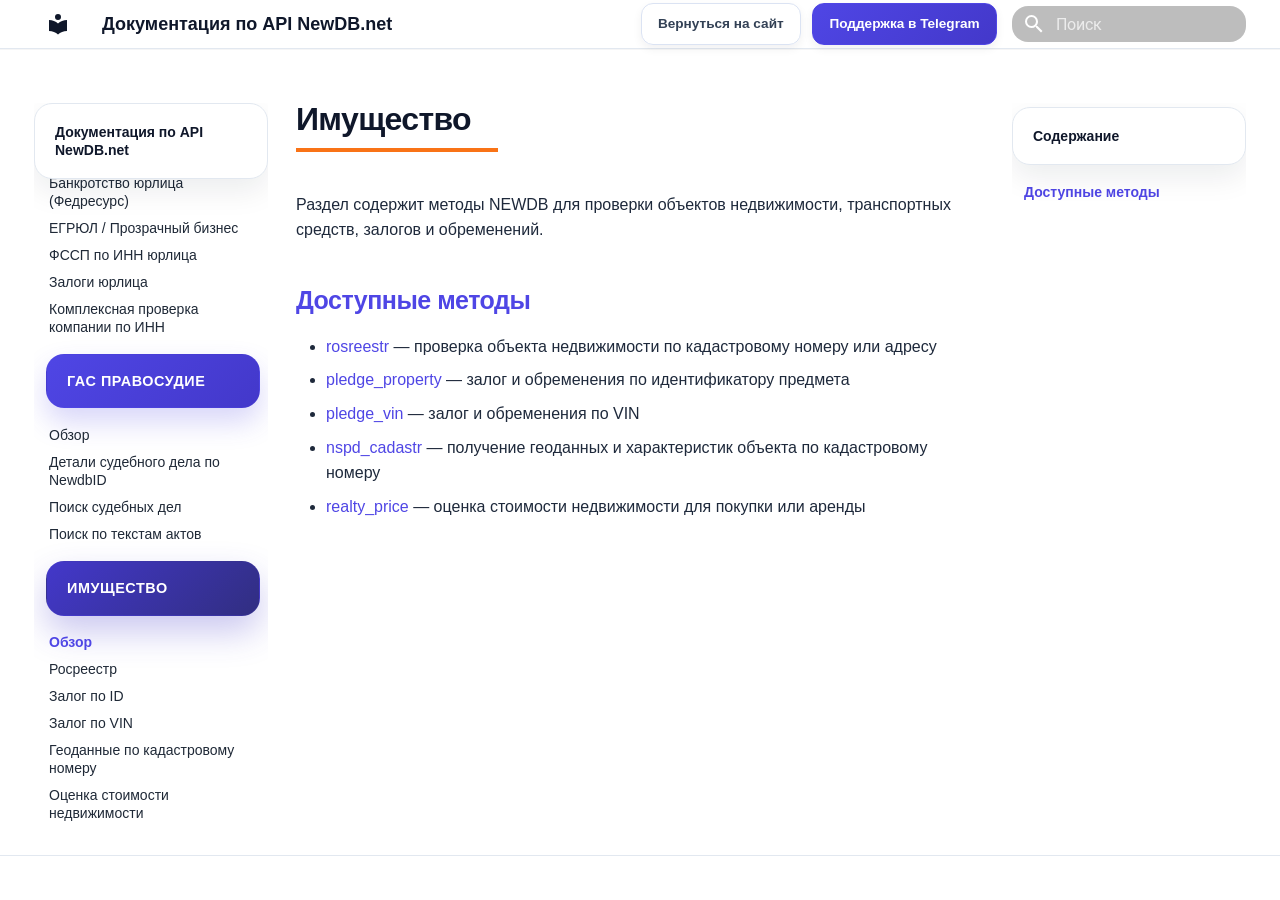
<file: site/property/index.html>
<!doctype html>
<html lang="ru" class="no-js">
  <head>
    
      <meta charset="utf-8">
      <meta name="viewport" content="width=device-width,initial-scale=1">
      
        <meta name="description" content="Обзор методов NEWDB для проверки недвижимости, транспортных средств, залогов и обременений.">
      
      
      
        <link rel="canonical" href="https://newdb.net/docs/property/">
      
      
        <link rel="prev" href="../gas/03-act_text_search/">
      
      
        <link rel="next" href="01-rosreestr/">
      
      
      <link rel="icon" href="../assets/images/favicon.png">
      <meta name="generator" content="mkdocs-1.6.1, mkdocs-material-9.5.29">
    
    
      
        <title>Имущество — методы NEWDB - Документация по API NewDB.net</title>
      
    
    
      <link rel="stylesheet" href="../assets/stylesheets/main.76a95c52.min.css">
      
      


    
    
      
    
    
      
        
        
        <link rel="preconnect" href="https://fonts.gstatic.com" crossorigin>
        <link rel="stylesheet" href="https://fonts.googleapis.com/css?family=Roboto:300,300i,400,400i,700,700i%7CRoboto+Mono:400,400i,700,700i&display=fallback">
        <style>:root{--md-text-font:"Roboto";--md-code-font:"Roboto Mono"}</style>
      
    
    
      <link rel="stylesheet" href="../stylesheets/custom_theme.css">
    
    <script>__md_scope=new URL("..",location),__md_hash=e=>[...e].reduce((e,_)=>(e<<5)-e+_.charCodeAt(0),0),__md_get=(e,_=localStorage,t=__md_scope)=>JSON.parse(_.getItem(t.pathname+"."+e)),__md_set=(e,_,t=localStorage,a=__md_scope)=>{try{t.setItem(a.pathname+"."+e,JSON.stringify(_))}catch(e){}}</script>
    
      

    
    
      
        <meta  name="keywords"  content="NEWDB API, имущество, росреестр, залог, VIN, обременения" >
      
        <meta  property="og:title"  content="Имущество — методы NEWDB" >
      
        <meta  property="og:description"  content="Реестр методов NEWDB для проверки недвижимости и залогов по идентификаторам имущества." >
      
    
    
  </head>
  
  
    <body dir="ltr">
  
    
    <input class="md-toggle" data-md-toggle="drawer" type="checkbox" id="__drawer" autocomplete="off">
    <input class="md-toggle" data-md-toggle="search" type="checkbox" id="__search" autocomplete="off">
    <label class="md-overlay" for="__drawer"></label>
    <div data-md-component="skip">
      
        
        <a href="#_1" class="md-skip">
          Перейти к содержанию
        </a>
      
    </div>
    <div data-md-component="announce">
      
    </div>
    
    
      

  

<header class="md-header md-header--shadow" data-md-component="header">
  <nav class="md-header__inner md-grid" aria-label="Верхний колонтитул">
    <a href=".." title="Документация по API NewDB.net" class="md-header__button md-logo" aria-label="Документация по API NewDB.net" data-md-component="logo">
      
  
  <svg xmlns="http://www.w3.org/2000/svg" viewBox="0 0 24 24"><path d="M12 8a3 3 0 0 0 3-3 3 3 0 0 0-3-3 3 3 0 0 0-3 3 3 3 0 0 0 3 3m0 3.54C9.64 9.35 6.5 8 3 8v11c3.5 0 6.64 1.35 9 3.54 2.36-2.19 5.5-3.54 9-3.54V8c-3.5 0-6.64 1.35-9 3.54Z"/></svg>

    </a>
    <label class="md-header__button md-icon" for="__drawer">
      
      <svg xmlns="http://www.w3.org/2000/svg" viewBox="0 0 24 24"><path d="M3 6h18v2H3V6m0 5h18v2H3v-2m0 5h18v2H3v-2Z"/></svg>
    </label>
    <div class="md-header__title" data-md-component="header-title">
      <div class="md-header__ellipsis">
        <div class="md-header__topic">
          <span class="md-ellipsis">
            Документация по API NewDB.net
          </span>
        </div>
        <div class="md-header__topic" data-md-component="header-topic">
          <span class="md-ellipsis">
            
              Имущество — методы NEWDB
            
          </span>
        </div>
      </div>
    </div>
    
    
      <script>var media,input,key,value,palette=__md_get("__palette");if(palette&&palette.color){"(prefers-color-scheme)"===palette.color.media&&(media=matchMedia("(prefers-color-scheme: light)"),input=document.querySelector(media.matches?"[data-md-color-media='(prefers-color-scheme: light)']":"[data-md-color-media='(prefers-color-scheme: dark)']"),palette.color.media=input.getAttribute("data-md-color-media"),palette.color.scheme=input.getAttribute("data-md-color-scheme"),palette.color.primary=input.getAttribute("data-md-color-primary"),palette.color.accent=input.getAttribute("data-md-color-accent"));for([key,value]of Object.entries(palette.color))document.body.setAttribute("data-md-color-"+key,value)}</script>
    
    
    
      <label class="md-header__button md-icon" for="__search">
        
        <svg xmlns="http://www.w3.org/2000/svg" viewBox="0 0 24 24"><path d="M9.5 3A6.5 6.5 0 0 1 16 9.5c0 1.61-.59 3.09-1.56 4.23l.27.27h.79l5 5-1.5 1.5-5-5v-.79l-.27-.27A6.516 6.516 0 0 1 9.5 16 6.5 6.5 0 0 1 3 9.5 6.5 6.5 0 0 1 9.5 3m0 2C7 5 5 7 5 9.5S7 14 9.5 14 14 12 14 9.5 12 5 9.5 5Z"/></svg>
      </label>
      <div class="md-search" data-md-component="search" role="dialog">
  <label class="md-search__overlay" for="__search"></label>
  <div class="md-search__inner" role="search">
    <form class="md-search__form" name="search">
      <input type="text" class="md-search__input" name="query" aria-label="Поиск" placeholder="Поиск" autocapitalize="off" autocorrect="off" autocomplete="off" spellcheck="false" data-md-component="search-query" required>
      <label class="md-search__icon md-icon" for="__search">
        
        <svg xmlns="http://www.w3.org/2000/svg" viewBox="0 0 24 24"><path d="M9.5 3A6.5 6.5 0 0 1 16 9.5c0 1.61-.59 3.09-1.56 4.23l.27.27h.79l5 5-1.5 1.5-5-5v-.79l-.27-.27A6.516 6.516 0 0 1 9.5 16 6.5 6.5 0 0 1 3 9.5 6.5 6.5 0 0 1 9.5 3m0 2C7 5 5 7 5 9.5S7 14 9.5 14 14 12 14 9.5 12 5 9.5 5Z"/></svg>
        
        <svg xmlns="http://www.w3.org/2000/svg" viewBox="0 0 24 24"><path d="M20 11v2H8l5.5 5.5-1.42 1.42L4.16 12l7.92-7.92L13.5 5.5 8 11h12Z"/></svg>
      </label>
      <nav class="md-search__options" aria-label="Поиск">
        
        <button type="reset" class="md-search__icon md-icon" title="Очистить" aria-label="Очистить" tabindex="-1">
          
          <svg xmlns="http://www.w3.org/2000/svg" viewBox="0 0 24 24"><path d="M19 6.41 17.59 5 12 10.59 6.41 5 5 6.41 10.59 12 5 17.59 6.41 19 12 13.41 17.59 19 19 17.59 13.41 12 19 6.41Z"/></svg>
        </button>
      </nav>
      
        <div class="md-search__suggest" data-md-component="search-suggest"></div>
      
    </form>
    <div class="md-search__output">
      <div class="md-search__scrollwrap" tabindex="0" data-md-scrollfix>
        <div class="md-search-result" data-md-component="search-result">
          <div class="md-search-result__meta">
            Инициализация поиска
          </div>
          <ol class="md-search-result__list" role="presentation"></ol>
        </div>
      </div>
    </div>
  </div>
</div>
    
    
  </nav>
  
</header>
    
    <div class="md-container" data-md-component="container">
      
      
        
          
        
      
      <main class="md-main" data-md-component="main">
        <div class="md-main__inner md-grid">
          
            
              
              <div class="md-sidebar md-sidebar--primary" data-md-component="sidebar" data-md-type="navigation" >
                <div class="md-sidebar__scrollwrap">
                  <div class="md-sidebar__inner">
                    



<nav class="md-nav md-nav--primary" aria-label="Навигация" data-md-level="0">
  <label class="md-nav__title" for="__drawer">
    <a href=".." title="Документация по API NewDB.net" class="md-nav__button md-logo" aria-label="Документация по API NewDB.net" data-md-component="logo">
      
  
  <svg xmlns="http://www.w3.org/2000/svg" viewBox="0 0 24 24"><path d="M12 8a3 3 0 0 0 3-3 3 3 0 0 0-3-3 3 3 0 0 0-3 3 3 3 0 0 0 3 3m0 3.54C9.64 9.35 6.5 8 3 8v11c3.5 0 6.64 1.35 9 3.54 2.36-2.19 5.5-3.54 9-3.54V8c-3.5 0-6.64 1.35-9 3.54Z"/></svg>

    </a>
    Документация по API NewDB.net
  </label>
  
  <ul class="md-nav__list" data-md-scrollfix>
    
      
      
  
  
  
  
    <li class="md-nav__item">
      <a href=".." class="md-nav__link">
        
  
  <span class="md-ellipsis">
    Главная
  </span>
  

      </a>
    </li>
  

    
      
      
  
  
  
  
    <li class="md-nav__item">
      <a href="../api-example/" class="md-nav__link">
        
  
  <span class="md-ellipsis">
    Пример вызова API
  </span>
  

      </a>
    </li>
  

    
      
      
  
  
  
  
    
    
    
      
        
        
      
    
    
    <li class="md-nav__item md-nav__item--section md-nav__item--nested">
      
        
        
        <input class="md-nav__toggle md-toggle " type="checkbox" id="__nav_3" >
        
          
          <label class="md-nav__link" for="__nav_3" id="__nav_3_label" tabindex="">
            
  
  <span class="md-ellipsis">
    Физические лица
  </span>
  

            <span class="md-nav__icon md-icon"></span>
          </label>
        
        <nav class="md-nav" data-md-level="1" aria-labelledby="__nav_3_label" aria-expanded="false">
          <label class="md-nav__title" for="__nav_3">
            <span class="md-nav__icon md-icon"></span>
            Физические лица
          </label>
          <ul class="md-nav__list" data-md-scrollfix>
            
              
                
  
  
  
  
    <li class="md-nav__item">
      <a href="../fiz/" class="md-nav__link">
        
  
  <span class="md-ellipsis">
    Обзор
  </span>
  

      </a>
    </li>
  

              
            
              
                
  
  
  
  
    <li class="md-nav__item">
      <a href="../fiz/01-fssp_person/" class="md-nav__link">
        
  
  <span class="md-ellipsis">
    Проверка ФЛ (ФССП)
  </span>
  

      </a>
    </li>
  

              
            
              
                
  
  
  
  
    <li class="md-nav__item">
      <a href="../fiz/02-passport_fns/" class="md-nav__link">
        
  
  <span class="md-ellipsis">
    Проверка паспорта и ИНН через ФНС
  </span>
  

      </a>
    </li>
  

              
            
              
                
  
  
  
  
    <li class="md-nav__item">
      <a href="../fiz/03-passport_mvd/" class="md-nav__link">
        
  
  <span class="md-ellipsis">
    Проверка паспорта РФ на действительность
  </span>
  

      </a>
    </li>
  

              
            
              
                
  
  
  
  
    <li class="md-nav__item">
      <a href="../fiz/04-complex_by_passport/" class="md-nav__link">
        
  
  <span class="md-ellipsis">
    Комплексная проверка по паспорту
  </span>
  

      </a>
    </li>
  

              
            
              
                
  
  
  
  
    <li class="md-nav__item">
      <a href="../fiz/05-fedresurs_bankrot/" class="md-nav__link">
        
  
  <span class="md-ellipsis">
    Банкротство физлица (Федресурс)
  </span>
  

      </a>
    </li>
  

              
            
              
                
  
  
  
  
    <li class="md-nav__item">
      <a href="../fiz/10-fns_block_person/" class="md-nav__link">
        
  
  <span class="md-ellipsis">
    Блокировка счета физлица (ФНС)
  </span>
  

      </a>
    </li>
  

              
            
              
                
  
  
  
  
    <li class="md-nav__item">
      <a href="../fiz/11-egrul_ip/" class="md-nav__link">
        
  
  <span class="md-ellipsis">
    ЕГРИП / статус ИП
  </span>
  

      </a>
    </li>
  

              
            
              
                
  
  
  
  
    <li class="md-nav__item">
      <a href="../fiz/12-terrorist/" class="md-nav__link">
        
  
  <span class="md-ellipsis">
    Терроризм / ОМУ
  </span>
  

      </a>
    </li>
  

              
            
              
                
  
  
  
  
    <li class="md-nav__item">
      <a href="../fiz/13-mvd_wanted/" class="md-nav__link">
        
  
  <span class="md-ellipsis">
    Розыск МВД
  </span>
  

      </a>
    </li>
  

              
            
              
                
  
  
  
  
    <li class="md-nav__item">
      <a href="../fiz/14-inoagent/" class="md-nav__link">
        
  
  <span class="md-ellipsis">
    Иноагенты Минюст
  </span>
  

      </a>
    </li>
  

              
            
              
                
  
  
  
  
    <li class="md-nav__item">
      <a href="../fiz/08-nalog_debt/" class="md-nav__link">
        
  
  <span class="md-ellipsis">
    Налоговая задолженность по ИНН
  </span>
  

      </a>
    </li>
  

              
            
              
                
  
  
  
  
    <li class="md-nav__item">
      <a href="../fiz/09-elmk_registry/" class="md-nav__link">
        
  
  <span class="md-ellipsis">
    Статус электронной медкнижки (ЭЛМК)
  </span>
  

      </a>
    </li>
  

              
            
              
                
  
  
  
  
    <li class="md-nav__item">
      <a href="../fiz/06-pledge_person/" class="md-nav__link">
        
  
  <span class="md-ellipsis">
    Залоги
  </span>
  

      </a>
    </li>
  

              
            
              
                
  
  
  
  
    <li class="md-nav__item">
      <a href="../fiz/07-arbitr_person/" class="md-nav__link">
        
  
  <span class="md-ellipsis">
    Арбитражные дела физлиц (КАД)
  </span>
  

      </a>
    </li>
  

              
            
          </ul>
        </nav>
      
    </li>
  

    
      
      
  
  
  
  
    
    
    
      
        
        
      
    
    
    <li class="md-nav__item md-nav__item--section md-nav__item--nested">
      
        
        
        <input class="md-nav__toggle md-toggle " type="checkbox" id="__nav_4" >
        
          
          <label class="md-nav__link" for="__nav_4" id="__nav_4_label" tabindex="">
            
  
  <span class="md-ellipsis">
    Иностранные граждане
  </span>
  

            <span class="md-nav__icon md-icon"></span>
          </label>
        
        <nav class="md-nav" data-md-level="1" aria-labelledby="__nav_4_label" aria-expanded="false">
          <label class="md-nav__title" for="__nav_4">
            <span class="md-nav__icon md-icon"></span>
            Иностранные граждане
          </label>
          <ul class="md-nav__list" data-md-scrollfix>
            
              
                
  
  
  
  
    <li class="md-nav__item">
      <a href="../foreign/" class="md-nav__link">
        
  
  <span class="md-ellipsis">
    Обзор
  </span>
  

      </a>
    </li>
  

              
            
              
                
  
  
  
  
    <li class="md-nav__item">
      <a href="../foreign/01-foreign_vng/" class="md-nav__link">
        
  
  <span class="md-ellipsis">
    Вид на жительство (ВНЖ)
  </span>
  

      </a>
    </li>
  

              
            
              
                
  
  
  
  
    <li class="md-nav__item">
      <a href="../foreign/02-foreign_patent/" class="md-nav__link">
        
  
  <span class="md-ellipsis">
    Патент
  </span>
  

      </a>
    </li>
  

              
            
              
                
  
  
  
  
    <li class="md-nav__item">
      <a href="../foreign/07-foreign_patent_msk/" class="md-nav__link">
        
  
  <span class="md-ellipsis">
    Патент (Москва)
  </span>
  

      </a>
    </li>
  

              
            
              
                
  
  
  
  
    <li class="md-nav__item">
      <a href="../foreign/08-foreign_patent_mo/" class="md-nav__link">
        
  
  <span class="md-ellipsis">
    Патент (Московская область)
  </span>
  

      </a>
    </li>
  

              
            
              
                
  
  
  
  
    <li class="md-nav__item">
      <a href="../foreign/03-foreign_rvp_stamp/" class="md-nav__link">
        
  
  <span class="md-ellipsis">
    РВП (штамп)
  </span>
  

      </a>
    </li>
  

              
            
              
                
  
  
  
  
    <li class="md-nav__item">
      <a href="../foreign/04-foreign_rvp_blank/" class="md-nav__link">
        
  
  <span class="md-ellipsis">
    РВП (бланк)
  </span>
  

      </a>
    </li>
  

              
            
              
                
  
  
  
  
    <li class="md-nav__item">
      <a href="../foreign/05-foreign_rnr/" class="md-nav__link">
        
  
  <span class="md-ellipsis">
    Разрешение на работу
  </span>
  

      </a>
    </li>
  

              
            
              
                
  
  
  
  
    <li class="md-nav__item">
      <a href="../foreign/06-foreign_rkl/" class="md-nav__link">
        
  
  <span class="md-ellipsis">
    Реестр контролируемых лиц (RKL)
  </span>
  

      </a>
    </li>
  

              
            
          </ul>
        </nav>
      
    </li>
  

    
      
      
  
  
  
  
    
    
    
      
        
        
      
    
    
    <li class="md-nav__item md-nav__item--section md-nav__item--nested">
      
        
        
        <input class="md-nav__toggle md-toggle " type="checkbox" id="__nav_5" >
        
          
          <label class="md-nav__link" for="__nav_5" id="__nav_5_label" tabindex="">
            
  
  <span class="md-ellipsis">
    Юридические лица
  </span>
  

            <span class="md-nav__icon md-icon"></span>
          </label>
        
        <nav class="md-nav" data-md-level="1" aria-labelledby="__nav_5_label" aria-expanded="false">
          <label class="md-nav__title" for="__nav_5">
            <span class="md-nav__icon md-icon"></span>
            Юридические лица
          </label>
          <ul class="md-nav__list" data-md-scrollfix>
            
              
                
  
  
  
  
    <li class="md-nav__item">
      <a href="../legal/" class="md-nav__link">
        
  
  <span class="md-ellipsis">
    Обзор
  </span>
  

      </a>
    </li>
  

              
            
              
                
  
  
  
  
    <li class="md-nav__item">
      <a href="../legal/01-arbitr_legal/" class="md-nav__link">
        
  
  <span class="md-ellipsis">
    Арбитражные дела юрлиц (КАД)
  </span>
  

      </a>
    </li>
  

              
            
              
                
  
  
  
  
    <li class="md-nav__item">
      <a href="../legal/02-fns_block/" class="md-nav__link">
        
  
  <span class="md-ellipsis">
    Блокировка счета ФНС
  </span>
  

      </a>
    </li>
  

              
            
              
                
  
  
  
  
    <li class="md-nav__item">
      <a href="../legal/03-bankrot_legal/" class="md-nav__link">
        
  
  <span class="md-ellipsis">
    Банкротство юрлица (Федресурс)
  </span>
  

      </a>
    </li>
  

              
            
              
                
  
  
  
  
    <li class="md-nav__item">
      <a href="../legal/04-egrul/" class="md-nav__link">
        
  
  <span class="md-ellipsis">
    ЕГРЮЛ / Прозрачный бизнес
  </span>
  

      </a>
    </li>
  

              
            
              
                
  
  
  
  
    <li class="md-nav__item">
      <a href="../legal/05-fssp_legal/" class="md-nav__link">
        
  
  <span class="md-ellipsis">
    ФССП по ИНН юрлица
  </span>
  

      </a>
    </li>
  

              
            
              
                
  
  
  
  
    <li class="md-nav__item">
      <a href="../legal/07-pledge_legal/" class="md-nav__link">
        
  
  <span class="md-ellipsis">
    Залоги юрлица
  </span>
  

      </a>
    </li>
  

              
            
              
                
  
  
  
  
    <li class="md-nav__item">
      <a href="../legal/06-complex_by_inn/" class="md-nav__link">
        
  
  <span class="md-ellipsis">
    Комплексная проверка компании по ИНН
  </span>
  

      </a>
    </li>
  

              
            
          </ul>
        </nav>
      
    </li>
  

    
      
      
  
  
  
  
    
    
    
      
        
        
      
    
    
    <li class="md-nav__item md-nav__item--section md-nav__item--nested">
      
        
        
        <input class="md-nav__toggle md-toggle " type="checkbox" id="__nav_6" >
        
          
          <label class="md-nav__link" for="__nav_6" id="__nav_6_label" tabindex="">
            
  
  <span class="md-ellipsis">
    ГАС Правосудие
  </span>
  

            <span class="md-nav__icon md-icon"></span>
          </label>
        
        <nav class="md-nav" data-md-level="1" aria-labelledby="__nav_6_label" aria-expanded="false">
          <label class="md-nav__title" for="__nav_6">
            <span class="md-nav__icon md-icon"></span>
            ГАС Правосудие
          </label>
          <ul class="md-nav__list" data-md-scrollfix>
            
              
                
  
  
  
  
    <li class="md-nav__item">
      <a href="../gas/" class="md-nav__link">
        
  
  <span class="md-ellipsis">
    Обзор
  </span>
  

      </a>
    </li>
  

              
            
              
                
  
  
  
  
    <li class="md-nav__item">
      <a href="../gas/01-pravo_cases_details/" class="md-nav__link">
        
  
  <span class="md-ellipsis">
    Детали судебного дела по NewdbID
  </span>
  

      </a>
    </li>
  

              
            
              
                
  
  
  
  
    <li class="md-nav__item">
      <a href="../gas/02-pravo_search/" class="md-nav__link">
        
  
  <span class="md-ellipsis">
    Поиск судебных дел
  </span>
  

      </a>
    </li>
  

              
            
              
                
  
  
  
  
    <li class="md-nav__item">
      <a href="../gas/03-act_text_search/" class="md-nav__link">
        
  
  <span class="md-ellipsis">
    Поиск по текстам актов
  </span>
  

      </a>
    </li>
  

              
            
          </ul>
        </nav>
      
    </li>
  

    
      
      
  
  
    
  
  
  
    
    
    
      
        
        
      
    
    
    <li class="md-nav__item md-nav__item--active md-nav__item--section md-nav__item--nested">
      
        
        
        <input class="md-nav__toggle md-toggle " type="checkbox" id="__nav_7" checked>
        
          
          <label class="md-nav__link" for="__nav_7" id="__nav_7_label" tabindex="">
            
  
  <span class="md-ellipsis">
    Имущество
  </span>
  

            <span class="md-nav__icon md-icon"></span>
          </label>
        
        <nav class="md-nav" data-md-level="1" aria-labelledby="__nav_7_label" aria-expanded="true">
          <label class="md-nav__title" for="__nav_7">
            <span class="md-nav__icon md-icon"></span>
            Имущество
          </label>
          <ul class="md-nav__list" data-md-scrollfix>
            
              
                
  
  
    
  
  
  
    <li class="md-nav__item md-nav__item--active">
      
      <input class="md-nav__toggle md-toggle" type="checkbox" id="__toc">
      
      
        
      
      
        <label class="md-nav__link md-nav__link--active" for="__toc">
          
  
  <span class="md-ellipsis">
    Обзор
  </span>
  

          <span class="md-nav__icon md-icon"></span>
        </label>
      
      <a href="./" class="md-nav__link md-nav__link--active">
        
  
  <span class="md-ellipsis">
    Обзор
  </span>
  

      </a>
      
        

<nav class="md-nav md-nav--secondary" aria-label="Содержание">
  
  
  
    
  
  
    <label class="md-nav__title" for="__toc">
      <span class="md-nav__icon md-icon"></span>
      Содержание
    </label>
    <ul class="md-nav__list" data-md-component="toc" data-md-scrollfix>
      
        <li class="md-nav__item">
  <a href="#_2" class="md-nav__link">
    <span class="md-ellipsis">
      Доступные методы
    </span>
  </a>
  
</li>
      
    </ul>
  
</nav>
      
    </li>
  

              
            
              
                
  
  
  
  
    <li class="md-nav__item">
      <a href="01-rosreestr/" class="md-nav__link">
        
  
  <span class="md-ellipsis">
    Росреестр
  </span>
  

      </a>
    </li>
  

              
            
              
                
  
  
  
  
    <li class="md-nav__item">
      <a href="02-pledge_property/" class="md-nav__link">
        
  
  <span class="md-ellipsis">
    Залог по ID
  </span>
  

      </a>
    </li>
  

              
            
              
                
  
  
  
  
    <li class="md-nav__item">
      <a href="03-pledge_vin/" class="md-nav__link">
        
  
  <span class="md-ellipsis">
    Залог по VIN
  </span>
  

      </a>
    </li>
  

              
            
              
                
  
  
  
  
    <li class="md-nav__item">
      <a href="04-nspd_cadastr/" class="md-nav__link">
        
  
  <span class="md-ellipsis">
    Геоданные по кадастровому номеру
  </span>
  

      </a>
    </li>
  

              
            
              
                
  
  
  
  
    <li class="md-nav__item">
      <a href="05-realty_price/" class="md-nav__link">
        
  
  <span class="md-ellipsis">
    Оценка стоимости недвижимости
  </span>
  

      </a>
    </li>
  

              
            
          </ul>
        </nav>
      
    </li>
  

    
  </ul>
</nav>
                  </div>
                </div>
              </div>
            
            
              
              <div class="md-sidebar md-sidebar--secondary" data-md-component="sidebar" data-md-type="toc" >
                <div class="md-sidebar__scrollwrap">
                  <div class="md-sidebar__inner">
                    

<nav class="md-nav md-nav--secondary" aria-label="Содержание">
  
  
  
    
  
  
    <label class="md-nav__title" for="__toc">
      <span class="md-nav__icon md-icon"></span>
      Содержание
    </label>
    <ul class="md-nav__list" data-md-component="toc" data-md-scrollfix>
      
        <li class="md-nav__item">
  <a href="#_2" class="md-nav__link">
    <span class="md-ellipsis">
      Доступные методы
    </span>
  </a>
  
</li>
      
    </ul>
  
</nav>
                  </div>
                </div>
              </div>
            
          
          
            <div class="md-content" data-md-component="content">
              <article class="md-content__inner md-typeset">
                
                  


<h1 id="_1">Имущество<a class="headerlink" href="#_1" title="Permanent link">&para;</a></h1>
<p>Раздел содержит методы NEWDB для проверки объектов недвижимости, транспортных средств, залогов и обременений.</p>
<h2 id="_2">Доступные методы<a class="headerlink" href="#_2" title="Permanent link">&para;</a></h2>
<ul>
<li><a href="01-rosreestr/">rosreestr</a> — проверка объекта недвижимости по кадастровому номеру или адресу</li>
<li><a href="02-pledge_property/">pledge_property</a> — залог и обременения по идентификатору предмета</li>
<li><a href="03-pledge_vin/">pledge_vin</a> — залог и обременения по VIN</li>
<li><a href="04-nspd_cadastr/">nspd_cadastr</a> — получение геоданных и характеристик объекта по кадастровому номеру</li>
<li><a href="05-realty_price/">realty_price</a> — оценка стоимости недвижимости для покупки или аренды</li>
</ul>







  
  






                
              </article>
            </div>
          
          
<script>var target=document.getElementById(location.hash.slice(1));target&&target.name&&(target.checked=target.name.startsWith("__tabbed_"))</script>
        </div>
        
          <button type="button" class="md-top md-icon" data-md-component="top" hidden>
  
  <svg xmlns="http://www.w3.org/2000/svg" viewBox="0 0 24 24"><path d="M13 20h-2V8l-5.5 5.5-1.42-1.42L12 4.16l7.92 7.92-1.42 1.42L13 8v12Z"/></svg>
  К началу
</button>
        
      </main>
      
        <footer class="md-footer">
  
  <div class="md-footer-meta md-typeset">
    <div class="md-footer-meta__inner md-grid">
      <div class="md-copyright">
  
  
    Made with
    <a href="https://squidfunk.github.io/mkdocs-material/" target="_blank" rel="noopener">
      Material for MkDocs
    </a>
  
</div>
      
    </div>
  </div>
</footer>
      
    </div>
    <div class="md-dialog" data-md-component="dialog">
      <div class="md-dialog__inner md-typeset"></div>
    </div>
    
    
    <script id="__config" type="application/json">{"base": "..", "features": ["navigation.top", "navigation.sections", "navigation.tracking", "toc.follow", "content.code.copy", "content.action.edit", "search.suggest", "search.highlight"], "search": "../assets/javascripts/workers/search.b8dbb3d2.min.js", "translations": {"clipboard.copied": "\u0421\u043a\u043e\u043f\u0438\u0440\u043e\u0432\u0430\u043d\u043e \u0432 \u0431\u0443\u0444\u0435\u0440", "clipboard.copy": "\u041a\u043e\u043f\u0438\u0440\u043e\u0432\u0430\u0442\u044c \u0432 \u0431\u0443\u0444\u0435\u0440", "search.result.more.one": "\u0415\u0449\u0451 1 \u043d\u0430 \u044d\u0442\u043e\u0439 \u0441\u0442\u0440\u0430\u043d\u0438\u0446\u0435", "search.result.more.other": "\u0415\u0449\u0451 # \u043d\u0430 \u044d\u0442\u043e\u0439 \u0441\u0442\u0440\u0430\u043d\u0438\u0446\u0435", "search.result.none": "\u0421\u043e\u0432\u043f\u0430\u0434\u0435\u043d\u0438\u0439 \u043d\u0435 \u043d\u0430\u0439\u0434\u0435\u043d\u043e", "search.result.one": "\u041d\u0430\u0439\u0434\u0435\u043d\u043e 1 \u0441\u043e\u0432\u043f\u0430\u0434\u0435\u043d\u0438\u0435", "search.result.other": "\u041d\u0430\u0439\u0434\u0435\u043d\u043e \u0441\u043e\u0432\u043f\u0430\u0434\u0435\u043d\u0438\u0439: #", "search.result.placeholder": "\u041d\u0430\u0447\u043d\u0438\u0442\u0435 \u043f\u0435\u0447\u0430\u0442\u0430\u0442\u044c \u0434\u043b\u044f \u043f\u043e\u0438\u0441\u043a\u0430", "search.result.term.missing": "\u041e\u0442\u0441\u0443\u0442\u0441\u0442\u0432\u0443\u0435\u0442", "select.version": "\u0412\u044b\u0431\u0435\u0440\u0438\u0442\u0435 \u0432\u0435\u0440\u0441\u0438\u044e"}}</script>
    
    
      <script src="../assets/javascripts/bundle.fe8b6f2b.min.js"></script>
      
        <script src="../javascripts/header-actions.js"></script>
      
    
  </body>
</html>
</file>
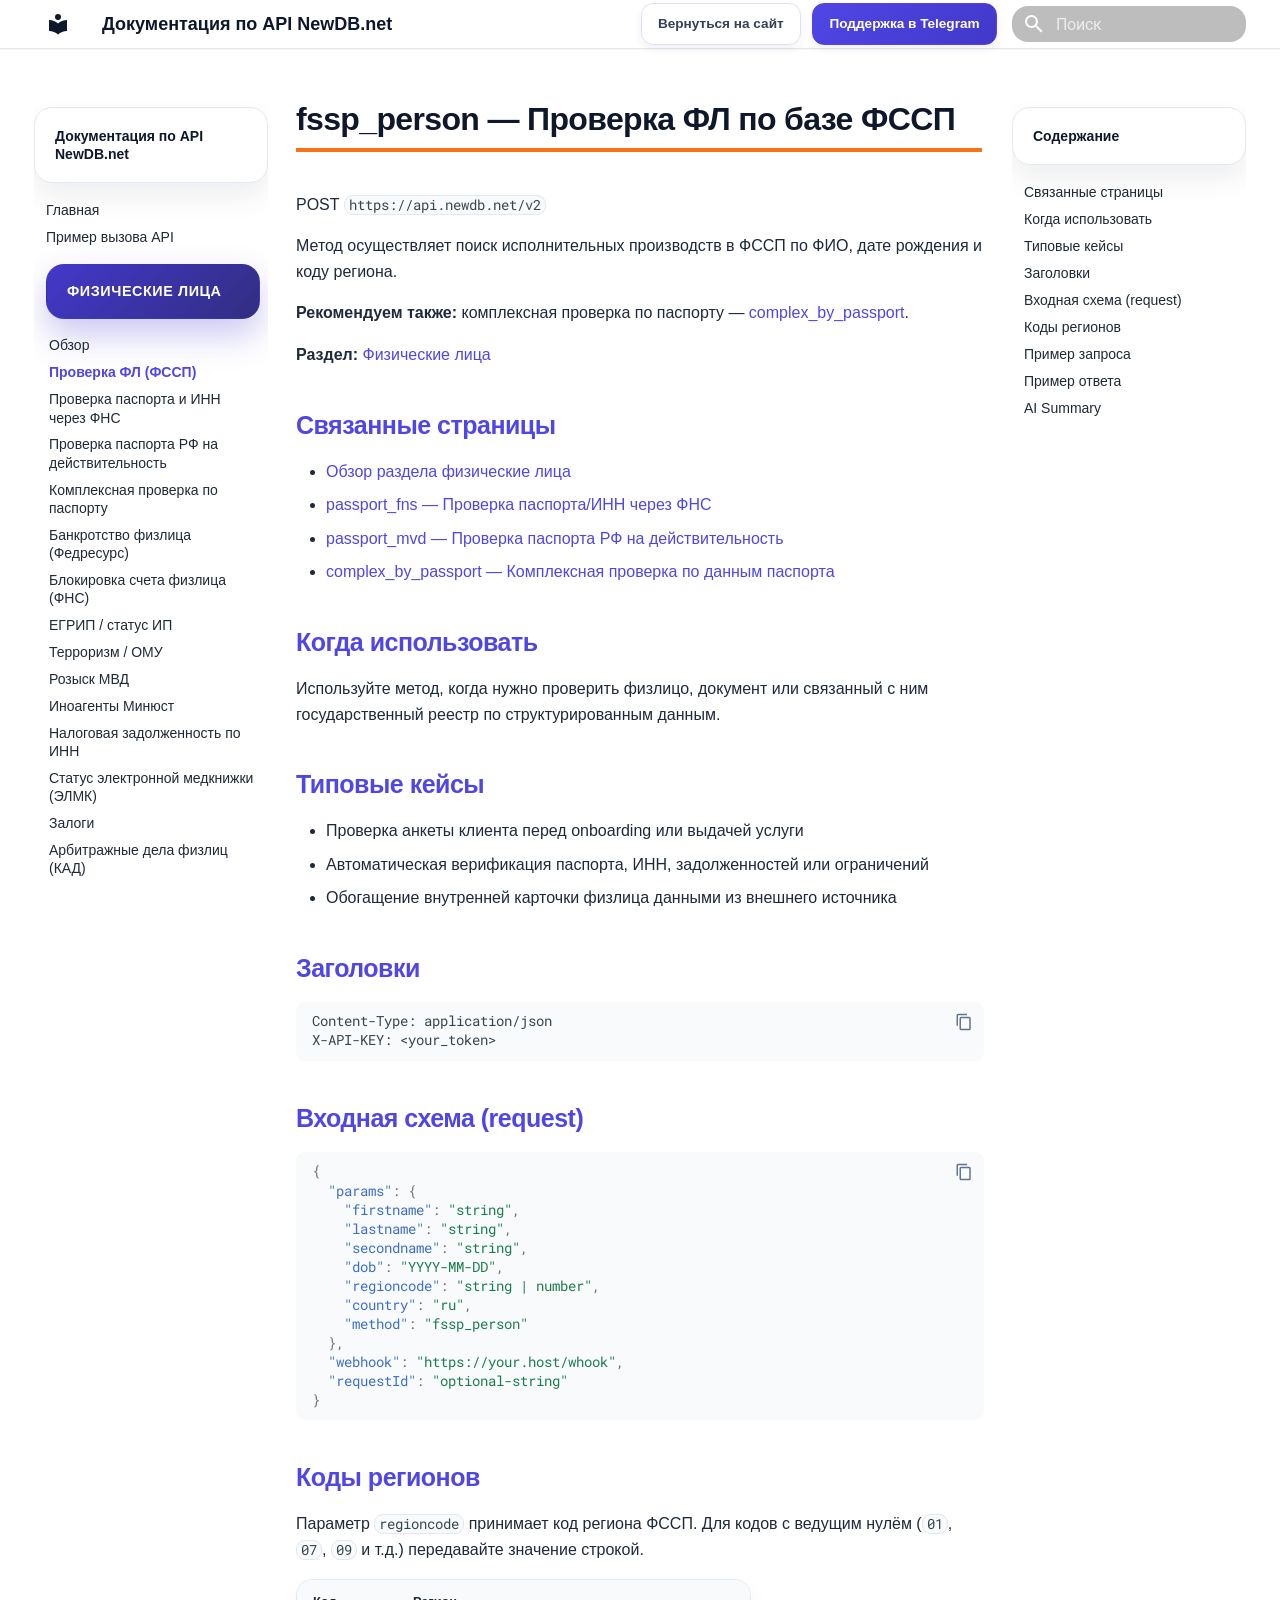
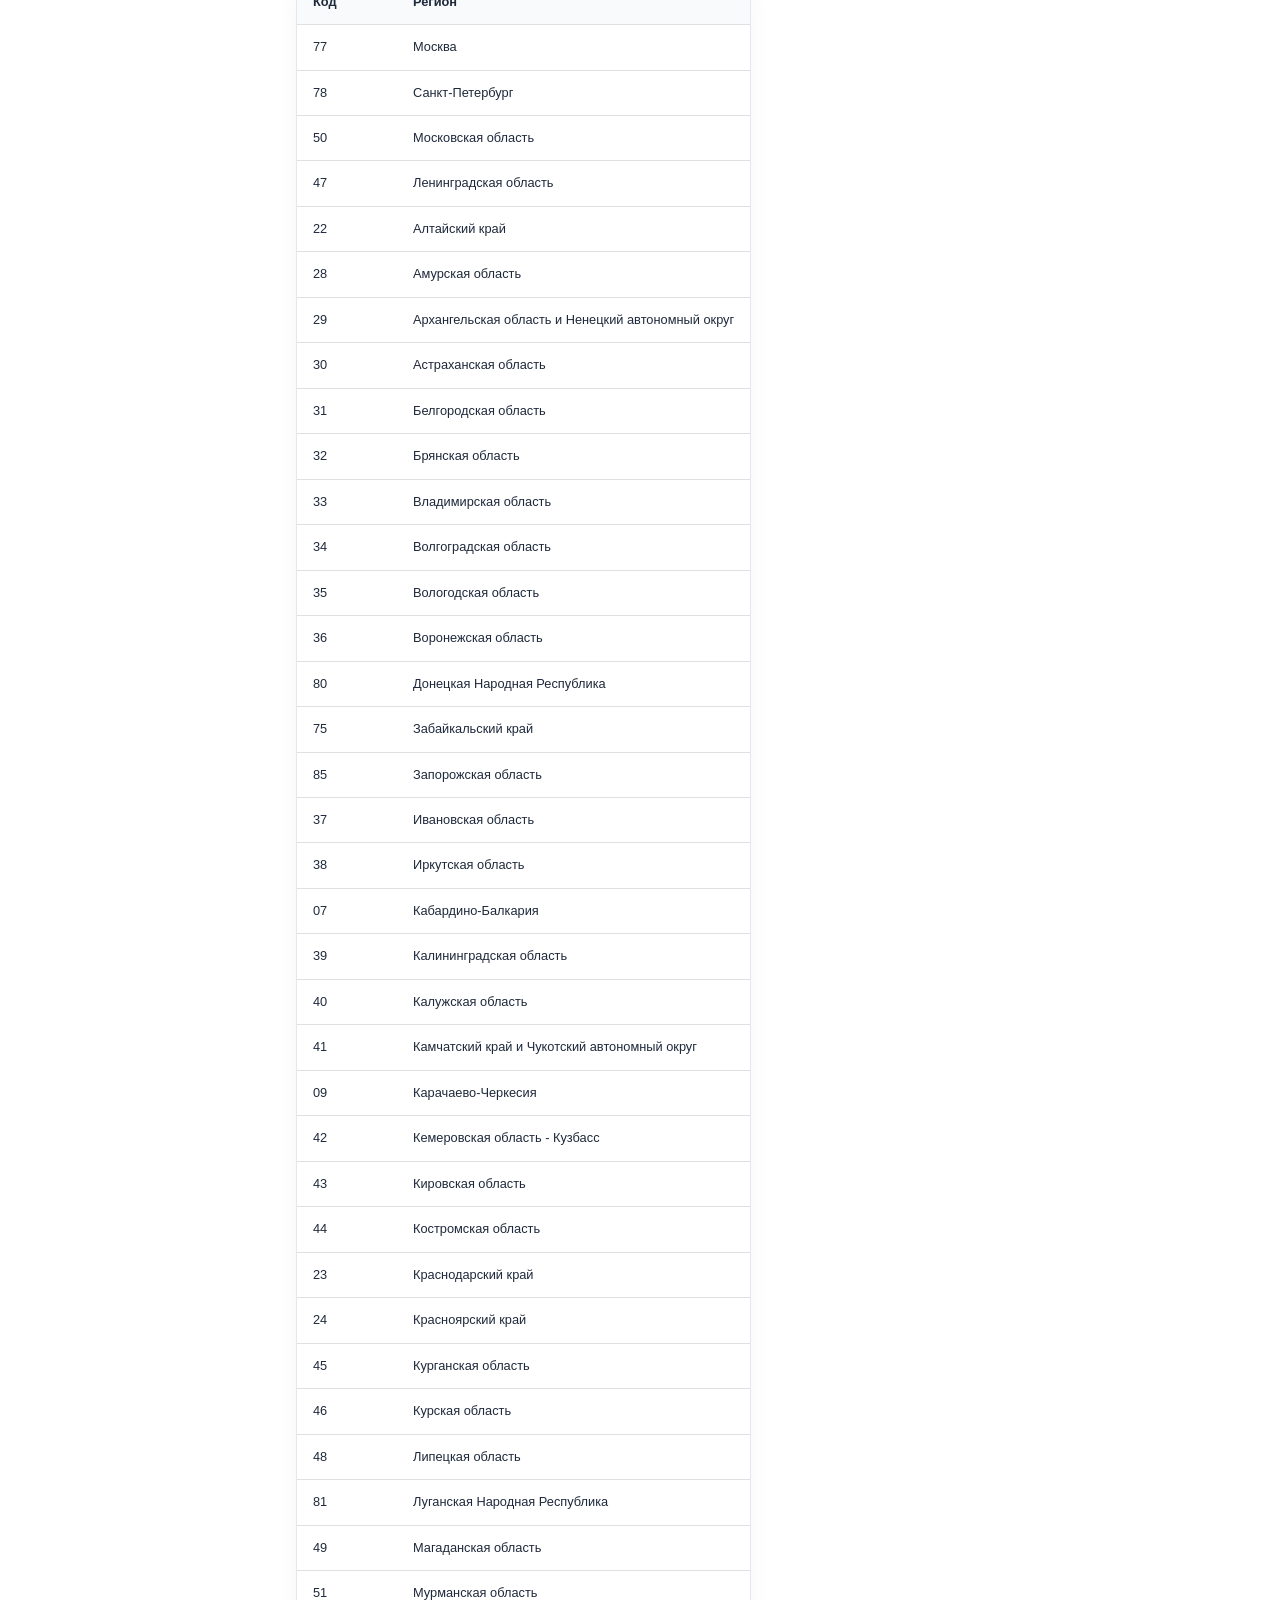
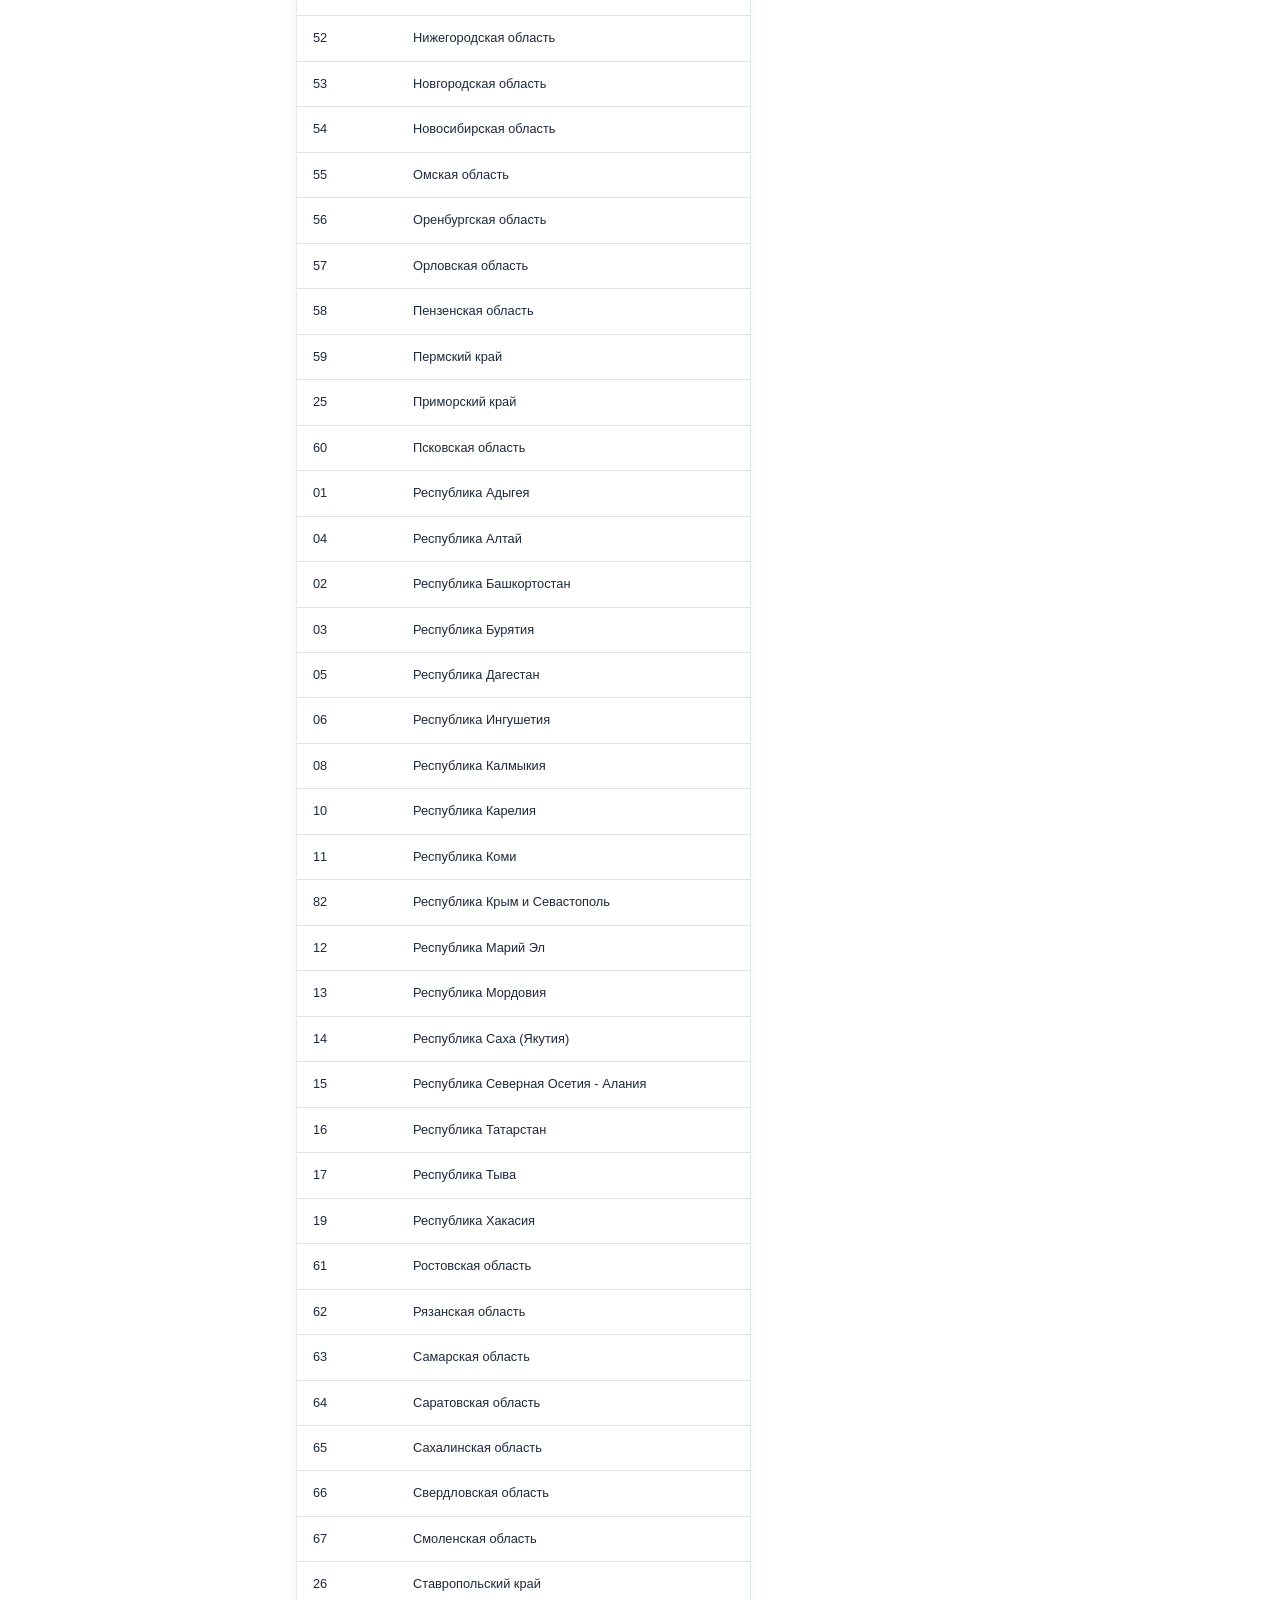
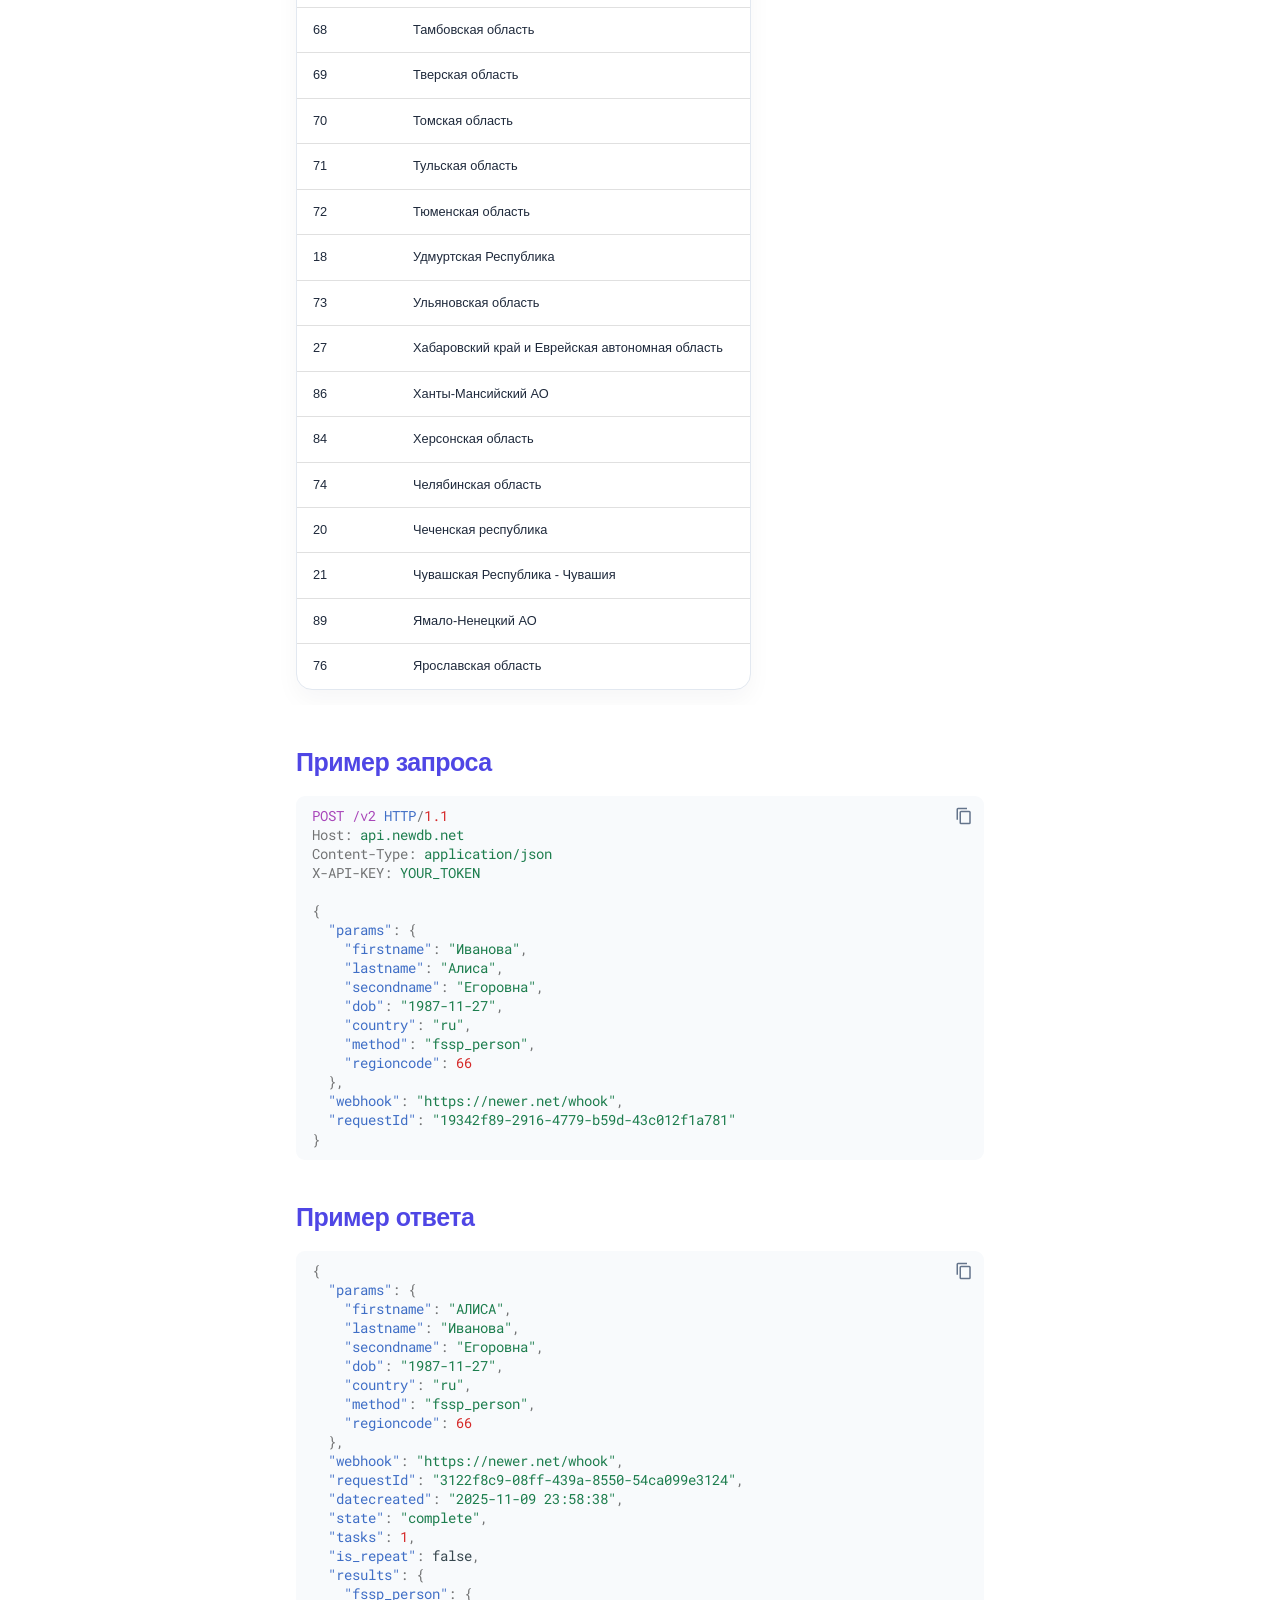
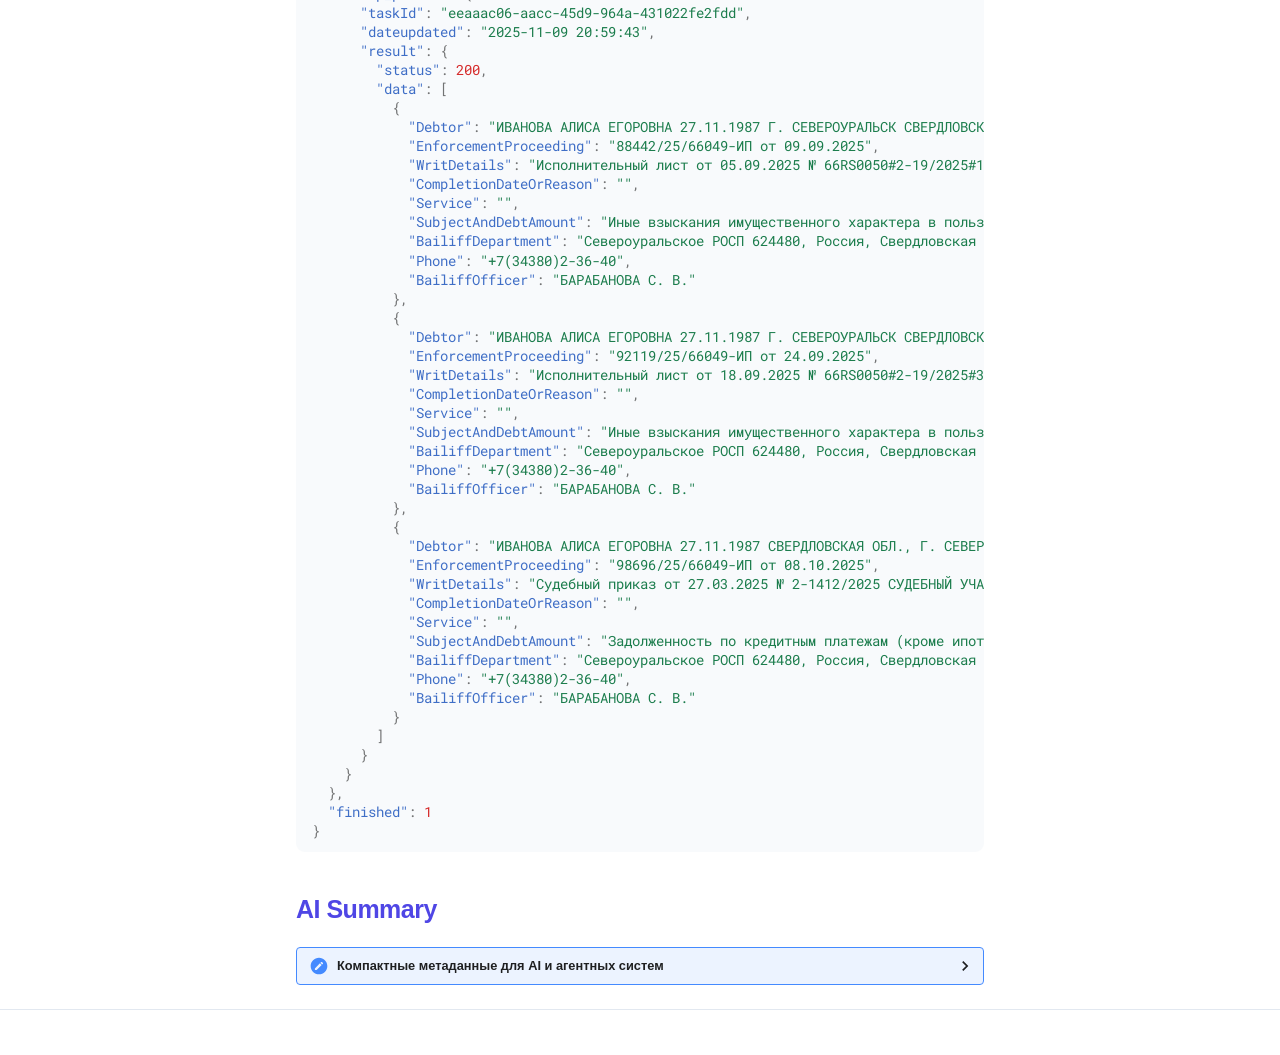
<file: site/fiz/01-fssp_person/index.html>
<!doctype html>
<html lang="ru" class="no-js">
  <head>
    
      <meta charset="utf-8">
      <meta name="viewport" content="width=device-width,initial-scale=1">
      
        <meta name="description" content="API метод NEWDB fssp_person: поиск исполнительных производств по ФИО, дате рождения и региону в базе ФССП.">
      
      
      
        <link rel="canonical" href="https://newdb.net/docs/fiz/01-fssp_person/">
      
      
        <link rel="prev" href="../">
      
      
        <link rel="next" href="../02-passport_fns/">
      
      
      <link rel="icon" href="../../assets/images/favicon.png">
      <meta name="generator" content="mkdocs-1.6.1, mkdocs-material-9.5.29">
    
    
      
        <title>fssp_person — проверка физлица по базе ФССП - Документация по API NewDB.net</title>
      
    
    
      <link rel="stylesheet" href="../../assets/stylesheets/main.76a95c52.min.css">
      
      


    
    
      
    
    
      
        
        
        <link rel="preconnect" href="https://fonts.gstatic.com" crossorigin>
        <link rel="stylesheet" href="https://fonts.googleapis.com/css?family=Roboto:300,300i,400,400i,700,700i%7CRoboto+Mono:400,400i,700,700i&display=fallback">
        <style>:root{--md-text-font:"Roboto";--md-code-font:"Roboto Mono"}</style>
      
    
    
      <link rel="stylesheet" href="../../stylesheets/custom_theme.css">
    
    <script>__md_scope=new URL("../..",location),__md_hash=e=>[...e].reduce((e,_)=>(e<<5)-e+_.charCodeAt(0),0),__md_get=(e,_=localStorage,t=__md_scope)=>JSON.parse(_.getItem(t.pathname+"."+e)),__md_set=(e,_,t=localStorage,a=__md_scope)=>{try{t.setItem(a.pathname+"."+e,JSON.stringify(_))}catch(e){}}</script>
    
      

    
    
      
        <meta  name="keywords"  content="NEWDB API, fssp_person, ФССП, проверка должников, исполнительные производства" >
      
        <meta  property="og:title"  content="Проверка физлица по базе ФССП — метод fssp_person" >
      
        <meta  property="og:description"  content="Описание запроса, схемы и ответа метода fssp_person для поиска исполнительных производств." >
      
    
    
  </head>
  
  
    <body dir="ltr">
  
    
    <input class="md-toggle" data-md-toggle="drawer" type="checkbox" id="__drawer" autocomplete="off">
    <input class="md-toggle" data-md-toggle="search" type="checkbox" id="__search" autocomplete="off">
    <label class="md-overlay" for="__drawer"></label>
    <div data-md-component="skip">
      
        
        <a href="#fssp_person" class="md-skip">
          Перейти к содержанию
        </a>
      
    </div>
    <div data-md-component="announce">
      
    </div>
    
    
      

  

<header class="md-header md-header--shadow" data-md-component="header">
  <nav class="md-header__inner md-grid" aria-label="Верхний колонтитул">
    <a href="../.." title="Документация по API NewDB.net" class="md-header__button md-logo" aria-label="Документация по API NewDB.net" data-md-component="logo">
      
  
  <svg xmlns="http://www.w3.org/2000/svg" viewBox="0 0 24 24"><path d="M12 8a3 3 0 0 0 3-3 3 3 0 0 0-3-3 3 3 0 0 0-3 3 3 3 0 0 0 3 3m0 3.54C9.64 9.35 6.5 8 3 8v11c3.5 0 6.64 1.35 9 3.54 2.36-2.19 5.5-3.54 9-3.54V8c-3.5 0-6.64 1.35-9 3.54Z"/></svg>

    </a>
    <label class="md-header__button md-icon" for="__drawer">
      
      <svg xmlns="http://www.w3.org/2000/svg" viewBox="0 0 24 24"><path d="M3 6h18v2H3V6m0 5h18v2H3v-2m0 5h18v2H3v-2Z"/></svg>
    </label>
    <div class="md-header__title" data-md-component="header-title">
      <div class="md-header__ellipsis">
        <div class="md-header__topic">
          <span class="md-ellipsis">
            Документация по API NewDB.net
          </span>
        </div>
        <div class="md-header__topic" data-md-component="header-topic">
          <span class="md-ellipsis">
            
              fssp_person — проверка физлица по базе ФССП
            
          </span>
        </div>
      </div>
    </div>
    
    
      <script>var media,input,key,value,palette=__md_get("__palette");if(palette&&palette.color){"(prefers-color-scheme)"===palette.color.media&&(media=matchMedia("(prefers-color-scheme: light)"),input=document.querySelector(media.matches?"[data-md-color-media='(prefers-color-scheme: light)']":"[data-md-color-media='(prefers-color-scheme: dark)']"),palette.color.media=input.getAttribute("data-md-color-media"),palette.color.scheme=input.getAttribute("data-md-color-scheme"),palette.color.primary=input.getAttribute("data-md-color-primary"),palette.color.accent=input.getAttribute("data-md-color-accent"));for([key,value]of Object.entries(palette.color))document.body.setAttribute("data-md-color-"+key,value)}</script>
    
    
    
      <label class="md-header__button md-icon" for="__search">
        
        <svg xmlns="http://www.w3.org/2000/svg" viewBox="0 0 24 24"><path d="M9.5 3A6.5 6.5 0 0 1 16 9.5c0 1.61-.59 3.09-1.56 4.23l.27.27h.79l5 5-1.5 1.5-5-5v-.79l-.27-.27A6.516 6.516 0 0 1 9.5 16 6.5 6.5 0 0 1 3 9.5 6.5 6.5 0 0 1 9.5 3m0 2C7 5 5 7 5 9.5S7 14 9.5 14 14 12 14 9.5 12 5 9.5 5Z"/></svg>
      </label>
      <div class="md-search" data-md-component="search" role="dialog">
  <label class="md-search__overlay" for="__search"></label>
  <div class="md-search__inner" role="search">
    <form class="md-search__form" name="search">
      <input type="text" class="md-search__input" name="query" aria-label="Поиск" placeholder="Поиск" autocapitalize="off" autocorrect="off" autocomplete="off" spellcheck="false" data-md-component="search-query" required>
      <label class="md-search__icon md-icon" for="__search">
        
        <svg xmlns="http://www.w3.org/2000/svg" viewBox="0 0 24 24"><path d="M9.5 3A6.5 6.5 0 0 1 16 9.5c0 1.61-.59 3.09-1.56 4.23l.27.27h.79l5 5-1.5 1.5-5-5v-.79l-.27-.27A6.516 6.516 0 0 1 9.5 16 6.5 6.5 0 0 1 3 9.5 6.5 6.5 0 0 1 9.5 3m0 2C7 5 5 7 5 9.5S7 14 9.5 14 14 12 14 9.5 12 5 9.5 5Z"/></svg>
        
        <svg xmlns="http://www.w3.org/2000/svg" viewBox="0 0 24 24"><path d="M20 11v2H8l5.5 5.5-1.42 1.42L4.16 12l7.92-7.92L13.5 5.5 8 11h12Z"/></svg>
      </label>
      <nav class="md-search__options" aria-label="Поиск">
        
        <button type="reset" class="md-search__icon md-icon" title="Очистить" aria-label="Очистить" tabindex="-1">
          
          <svg xmlns="http://www.w3.org/2000/svg" viewBox="0 0 24 24"><path d="M19 6.41 17.59 5 12 10.59 6.41 5 5 6.41 10.59 12 5 17.59 6.41 19 12 13.41 17.59 19 19 17.59 13.41 12 19 6.41Z"/></svg>
        </button>
      </nav>
      
        <div class="md-search__suggest" data-md-component="search-suggest"></div>
      
    </form>
    <div class="md-search__output">
      <div class="md-search__scrollwrap" tabindex="0" data-md-scrollfix>
        <div class="md-search-result" data-md-component="search-result">
          <div class="md-search-result__meta">
            Инициализация поиска
          </div>
          <ol class="md-search-result__list" role="presentation"></ol>
        </div>
      </div>
    </div>
  </div>
</div>
    
    
  </nav>
  
</header>
    
    <div class="md-container" data-md-component="container">
      
      
        
          
        
      
      <main class="md-main" data-md-component="main">
        <div class="md-main__inner md-grid">
          
            
              
              <div class="md-sidebar md-sidebar--primary" data-md-component="sidebar" data-md-type="navigation" >
                <div class="md-sidebar__scrollwrap">
                  <div class="md-sidebar__inner">
                    



<nav class="md-nav md-nav--primary" aria-label="Навигация" data-md-level="0">
  <label class="md-nav__title" for="__drawer">
    <a href="../.." title="Документация по API NewDB.net" class="md-nav__button md-logo" aria-label="Документация по API NewDB.net" data-md-component="logo">
      
  
  <svg xmlns="http://www.w3.org/2000/svg" viewBox="0 0 24 24"><path d="M12 8a3 3 0 0 0 3-3 3 3 0 0 0-3-3 3 3 0 0 0-3 3 3 3 0 0 0 3 3m0 3.54C9.64 9.35 6.5 8 3 8v11c3.5 0 6.64 1.35 9 3.54 2.36-2.19 5.5-3.54 9-3.54V8c-3.5 0-6.64 1.35-9 3.54Z"/></svg>

    </a>
    Документация по API NewDB.net
  </label>
  
  <ul class="md-nav__list" data-md-scrollfix>
    
      
      
  
  
  
  
    <li class="md-nav__item">
      <a href="../.." class="md-nav__link">
        
  
  <span class="md-ellipsis">
    Главная
  </span>
  

      </a>
    </li>
  

    
      
      
  
  
  
  
    <li class="md-nav__item">
      <a href="../../api-example/" class="md-nav__link">
        
  
  <span class="md-ellipsis">
    Пример вызова API
  </span>
  

      </a>
    </li>
  

    
      
      
  
  
    
  
  
  
    
    
    
      
        
        
      
    
    
    <li class="md-nav__item md-nav__item--active md-nav__item--section md-nav__item--nested">
      
        
        
        <input class="md-nav__toggle md-toggle " type="checkbox" id="__nav_3" checked>
        
          
          <label class="md-nav__link" for="__nav_3" id="__nav_3_label" tabindex="">
            
  
  <span class="md-ellipsis">
    Физические лица
  </span>
  

            <span class="md-nav__icon md-icon"></span>
          </label>
        
        <nav class="md-nav" data-md-level="1" aria-labelledby="__nav_3_label" aria-expanded="true">
          <label class="md-nav__title" for="__nav_3">
            <span class="md-nav__icon md-icon"></span>
            Физические лица
          </label>
          <ul class="md-nav__list" data-md-scrollfix>
            
              
                
  
  
  
  
    <li class="md-nav__item">
      <a href="../" class="md-nav__link">
        
  
  <span class="md-ellipsis">
    Обзор
  </span>
  

      </a>
    </li>
  

              
            
              
                
  
  
    
  
  
  
    <li class="md-nav__item md-nav__item--active">
      
      <input class="md-nav__toggle md-toggle" type="checkbox" id="__toc">
      
      
        
      
      
        <label class="md-nav__link md-nav__link--active" for="__toc">
          
  
  <span class="md-ellipsis">
    Проверка ФЛ (ФССП)
  </span>
  

          <span class="md-nav__icon md-icon"></span>
        </label>
      
      <a href="./" class="md-nav__link md-nav__link--active">
        
  
  <span class="md-ellipsis">
    Проверка ФЛ (ФССП)
  </span>
  

      </a>
      
        

<nav class="md-nav md-nav--secondary" aria-label="Содержание">
  
  
  
    
  
  
    <label class="md-nav__title" for="__toc">
      <span class="md-nav__icon md-icon"></span>
      Содержание
    </label>
    <ul class="md-nav__list" data-md-component="toc" data-md-scrollfix>
      
        <li class="md-nav__item">
  <a href="#_1" class="md-nav__link">
    <span class="md-ellipsis">
      Связанные страницы
    </span>
  </a>
  
</li>
      
        <li class="md-nav__item">
  <a href="#_2" class="md-nav__link">
    <span class="md-ellipsis">
      Когда использовать
    </span>
  </a>
  
</li>
      
        <li class="md-nav__item">
  <a href="#_3" class="md-nav__link">
    <span class="md-ellipsis">
      Типовые кейсы
    </span>
  </a>
  
</li>
      
        <li class="md-nav__item">
  <a href="#_4" class="md-nav__link">
    <span class="md-ellipsis">
      Заголовки
    </span>
  </a>
  
</li>
      
        <li class="md-nav__item">
  <a href="#request" class="md-nav__link">
    <span class="md-ellipsis">
      Входная схема (request)
    </span>
  </a>
  
</li>
      
        <li class="md-nav__item">
  <a href="#_5" class="md-nav__link">
    <span class="md-ellipsis">
      Коды регионов
    </span>
  </a>
  
</li>
      
        <li class="md-nav__item">
  <a href="#_6" class="md-nav__link">
    <span class="md-ellipsis">
      Пример запроса
    </span>
  </a>
  
</li>
      
        <li class="md-nav__item">
  <a href="#_7" class="md-nav__link">
    <span class="md-ellipsis">
      Пример ответа
    </span>
  </a>
  
</li>
      
        <li class="md-nav__item">
  <a href="#ai-summary" class="md-nav__link">
    <span class="md-ellipsis">
      AI Summary
    </span>
  </a>
  
</li>
      
    </ul>
  
</nav>
      
    </li>
  

              
            
              
                
  
  
  
  
    <li class="md-nav__item">
      <a href="../02-passport_fns/" class="md-nav__link">
        
  
  <span class="md-ellipsis">
    Проверка паспорта и ИНН через ФНС
  </span>
  

      </a>
    </li>
  

              
            
              
                
  
  
  
  
    <li class="md-nav__item">
      <a href="../03-passport_mvd/" class="md-nav__link">
        
  
  <span class="md-ellipsis">
    Проверка паспорта РФ на действительность
  </span>
  

      </a>
    </li>
  

              
            
              
                
  
  
  
  
    <li class="md-nav__item">
      <a href="../04-complex_by_passport/" class="md-nav__link">
        
  
  <span class="md-ellipsis">
    Комплексная проверка по паспорту
  </span>
  

      </a>
    </li>
  

              
            
              
                
  
  
  
  
    <li class="md-nav__item">
      <a href="../05-fedresurs_bankrot/" class="md-nav__link">
        
  
  <span class="md-ellipsis">
    Банкротство физлица (Федресурс)
  </span>
  

      </a>
    </li>
  

              
            
              
                
  
  
  
  
    <li class="md-nav__item">
      <a href="../10-fns_block_person/" class="md-nav__link">
        
  
  <span class="md-ellipsis">
    Блокировка счета физлица (ФНС)
  </span>
  

      </a>
    </li>
  

              
            
              
                
  
  
  
  
    <li class="md-nav__item">
      <a href="../11-egrul_ip/" class="md-nav__link">
        
  
  <span class="md-ellipsis">
    ЕГРИП / статус ИП
  </span>
  

      </a>
    </li>
  

              
            
              
                
  
  
  
  
    <li class="md-nav__item">
      <a href="../12-terrorist/" class="md-nav__link">
        
  
  <span class="md-ellipsis">
    Терроризм / ОМУ
  </span>
  

      </a>
    </li>
  

              
            
              
                
  
  
  
  
    <li class="md-nav__item">
      <a href="../13-mvd_wanted/" class="md-nav__link">
        
  
  <span class="md-ellipsis">
    Розыск МВД
  </span>
  

      </a>
    </li>
  

              
            
              
                
  
  
  
  
    <li class="md-nav__item">
      <a href="../14-inoagent/" class="md-nav__link">
        
  
  <span class="md-ellipsis">
    Иноагенты Минюст
  </span>
  

      </a>
    </li>
  

              
            
              
                
  
  
  
  
    <li class="md-nav__item">
      <a href="../08-nalog_debt/" class="md-nav__link">
        
  
  <span class="md-ellipsis">
    Налоговая задолженность по ИНН
  </span>
  

      </a>
    </li>
  

              
            
              
                
  
  
  
  
    <li class="md-nav__item">
      <a href="../09-elmk_registry/" class="md-nav__link">
        
  
  <span class="md-ellipsis">
    Статус электронной медкнижки (ЭЛМК)
  </span>
  

      </a>
    </li>
  

              
            
              
                
  
  
  
  
    <li class="md-nav__item">
      <a href="../06-pledge_person/" class="md-nav__link">
        
  
  <span class="md-ellipsis">
    Залоги
  </span>
  

      </a>
    </li>
  

              
            
              
                
  
  
  
  
    <li class="md-nav__item">
      <a href="../07-arbitr_person/" class="md-nav__link">
        
  
  <span class="md-ellipsis">
    Арбитражные дела физлиц (КАД)
  </span>
  

      </a>
    </li>
  

              
            
          </ul>
        </nav>
      
    </li>
  

    
      
      
  
  
  
  
    
    
    
      
        
        
      
    
    
    <li class="md-nav__item md-nav__item--section md-nav__item--nested">
      
        
        
        <input class="md-nav__toggle md-toggle " type="checkbox" id="__nav_4" >
        
          
          <label class="md-nav__link" for="__nav_4" id="__nav_4_label" tabindex="">
            
  
  <span class="md-ellipsis">
    Иностранные граждане
  </span>
  

            <span class="md-nav__icon md-icon"></span>
          </label>
        
        <nav class="md-nav" data-md-level="1" aria-labelledby="__nav_4_label" aria-expanded="false">
          <label class="md-nav__title" for="__nav_4">
            <span class="md-nav__icon md-icon"></span>
            Иностранные граждане
          </label>
          <ul class="md-nav__list" data-md-scrollfix>
            
              
                
  
  
  
  
    <li class="md-nav__item">
      <a href="../../foreign/" class="md-nav__link">
        
  
  <span class="md-ellipsis">
    Обзор
  </span>
  

      </a>
    </li>
  

              
            
              
                
  
  
  
  
    <li class="md-nav__item">
      <a href="../../foreign/01-foreign_vng/" class="md-nav__link">
        
  
  <span class="md-ellipsis">
    Вид на жительство (ВНЖ)
  </span>
  

      </a>
    </li>
  

              
            
              
                
  
  
  
  
    <li class="md-nav__item">
      <a href="../../foreign/02-foreign_patent/" class="md-nav__link">
        
  
  <span class="md-ellipsis">
    Патент
  </span>
  

      </a>
    </li>
  

              
            
              
                
  
  
  
  
    <li class="md-nav__item">
      <a href="../../foreign/07-foreign_patent_msk/" class="md-nav__link">
        
  
  <span class="md-ellipsis">
    Патент (Москва)
  </span>
  

      </a>
    </li>
  

              
            
              
                
  
  
  
  
    <li class="md-nav__item">
      <a href="../../foreign/08-foreign_patent_mo/" class="md-nav__link">
        
  
  <span class="md-ellipsis">
    Патент (Московская область)
  </span>
  

      </a>
    </li>
  

              
            
              
                
  
  
  
  
    <li class="md-nav__item">
      <a href="../../foreign/03-foreign_rvp_stamp/" class="md-nav__link">
        
  
  <span class="md-ellipsis">
    РВП (штамп)
  </span>
  

      </a>
    </li>
  

              
            
              
                
  
  
  
  
    <li class="md-nav__item">
      <a href="../../foreign/04-foreign_rvp_blank/" class="md-nav__link">
        
  
  <span class="md-ellipsis">
    РВП (бланк)
  </span>
  

      </a>
    </li>
  

              
            
              
                
  
  
  
  
    <li class="md-nav__item">
      <a href="../../foreign/05-foreign_rnr/" class="md-nav__link">
        
  
  <span class="md-ellipsis">
    Разрешение на работу
  </span>
  

      </a>
    </li>
  

              
            
              
                
  
  
  
  
    <li class="md-nav__item">
      <a href="../../foreign/06-foreign_rkl/" class="md-nav__link">
        
  
  <span class="md-ellipsis">
    Реестр контролируемых лиц (RKL)
  </span>
  

      </a>
    </li>
  

              
            
          </ul>
        </nav>
      
    </li>
  

    
      
      
  
  
  
  
    
    
    
      
        
        
      
    
    
    <li class="md-nav__item md-nav__item--section md-nav__item--nested">
      
        
        
        <input class="md-nav__toggle md-toggle " type="checkbox" id="__nav_5" >
        
          
          <label class="md-nav__link" for="__nav_5" id="__nav_5_label" tabindex="">
            
  
  <span class="md-ellipsis">
    Юридические лица
  </span>
  

            <span class="md-nav__icon md-icon"></span>
          </label>
        
        <nav class="md-nav" data-md-level="1" aria-labelledby="__nav_5_label" aria-expanded="false">
          <label class="md-nav__title" for="__nav_5">
            <span class="md-nav__icon md-icon"></span>
            Юридические лица
          </label>
          <ul class="md-nav__list" data-md-scrollfix>
            
              
                
  
  
  
  
    <li class="md-nav__item">
      <a href="../../legal/" class="md-nav__link">
        
  
  <span class="md-ellipsis">
    Обзор
  </span>
  

      </a>
    </li>
  

              
            
              
                
  
  
  
  
    <li class="md-nav__item">
      <a href="../../legal/01-arbitr_legal/" class="md-nav__link">
        
  
  <span class="md-ellipsis">
    Арбитражные дела юрлиц (КАД)
  </span>
  

      </a>
    </li>
  

              
            
              
                
  
  
  
  
    <li class="md-nav__item">
      <a href="../../legal/02-fns_block/" class="md-nav__link">
        
  
  <span class="md-ellipsis">
    Блокировка счета ФНС
  </span>
  

      </a>
    </li>
  

              
            
              
                
  
  
  
  
    <li class="md-nav__item">
      <a href="../../legal/03-bankrot_legal/" class="md-nav__link">
        
  
  <span class="md-ellipsis">
    Банкротство юрлица (Федресурс)
  </span>
  

      </a>
    </li>
  

              
            
              
                
  
  
  
  
    <li class="md-nav__item">
      <a href="../../legal/04-egrul/" class="md-nav__link">
        
  
  <span class="md-ellipsis">
    ЕГРЮЛ / Прозрачный бизнес
  </span>
  

      </a>
    </li>
  

              
            
              
                
  
  
  
  
    <li class="md-nav__item">
      <a href="../../legal/05-fssp_legal/" class="md-nav__link">
        
  
  <span class="md-ellipsis">
    ФССП по ИНН юрлица
  </span>
  

      </a>
    </li>
  

              
            
              
                
  
  
  
  
    <li class="md-nav__item">
      <a href="../../legal/07-pledge_legal/" class="md-nav__link">
        
  
  <span class="md-ellipsis">
    Залоги юрлица
  </span>
  

      </a>
    </li>
  

              
            
              
                
  
  
  
  
    <li class="md-nav__item">
      <a href="../../legal/06-complex_by_inn/" class="md-nav__link">
        
  
  <span class="md-ellipsis">
    Комплексная проверка компании по ИНН
  </span>
  

      </a>
    </li>
  

              
            
          </ul>
        </nav>
      
    </li>
  

    
      
      
  
  
  
  
    
    
    
      
        
        
      
    
    
    <li class="md-nav__item md-nav__item--section md-nav__item--nested">
      
        
        
        <input class="md-nav__toggle md-toggle " type="checkbox" id="__nav_6" >
        
          
          <label class="md-nav__link" for="__nav_6" id="__nav_6_label" tabindex="">
            
  
  <span class="md-ellipsis">
    ГАС Правосудие
  </span>
  

            <span class="md-nav__icon md-icon"></span>
          </label>
        
        <nav class="md-nav" data-md-level="1" aria-labelledby="__nav_6_label" aria-expanded="false">
          <label class="md-nav__title" for="__nav_6">
            <span class="md-nav__icon md-icon"></span>
            ГАС Правосудие
          </label>
          <ul class="md-nav__list" data-md-scrollfix>
            
              
                
  
  
  
  
    <li class="md-nav__item">
      <a href="../../gas/" class="md-nav__link">
        
  
  <span class="md-ellipsis">
    Обзор
  </span>
  

      </a>
    </li>
  

              
            
              
                
  
  
  
  
    <li class="md-nav__item">
      <a href="../../gas/01-pravo_cases_details/" class="md-nav__link">
        
  
  <span class="md-ellipsis">
    Детали судебного дела по NewdbID
  </span>
  

      </a>
    </li>
  

              
            
              
                
  
  
  
  
    <li class="md-nav__item">
      <a href="../../gas/02-pravo_search/" class="md-nav__link">
        
  
  <span class="md-ellipsis">
    Поиск судебных дел
  </span>
  

      </a>
    </li>
  

              
            
              
                
  
  
  
  
    <li class="md-nav__item">
      <a href="../../gas/03-act_text_search/" class="md-nav__link">
        
  
  <span class="md-ellipsis">
    Поиск по текстам актов
  </span>
  

      </a>
    </li>
  

              
            
          </ul>
        </nav>
      
    </li>
  

    
      
      
  
  
  
  
    
    
    
      
        
        
      
    
    
    <li class="md-nav__item md-nav__item--section md-nav__item--nested">
      
        
        
        <input class="md-nav__toggle md-toggle " type="checkbox" id="__nav_7" >
        
          
          <label class="md-nav__link" for="__nav_7" id="__nav_7_label" tabindex="">
            
  
  <span class="md-ellipsis">
    Имущество
  </span>
  

            <span class="md-nav__icon md-icon"></span>
          </label>
        
        <nav class="md-nav" data-md-level="1" aria-labelledby="__nav_7_label" aria-expanded="false">
          <label class="md-nav__title" for="__nav_7">
            <span class="md-nav__icon md-icon"></span>
            Имущество
          </label>
          <ul class="md-nav__list" data-md-scrollfix>
            
              
                
  
  
  
  
    <li class="md-nav__item">
      <a href="../../property/" class="md-nav__link">
        
  
  <span class="md-ellipsis">
    Обзор
  </span>
  

      </a>
    </li>
  

              
            
              
                
  
  
  
  
    <li class="md-nav__item">
      <a href="../../property/01-rosreestr/" class="md-nav__link">
        
  
  <span class="md-ellipsis">
    Росреестр
  </span>
  

      </a>
    </li>
  

              
            
              
                
  
  
  
  
    <li class="md-nav__item">
      <a href="../../property/02-pledge_property/" class="md-nav__link">
        
  
  <span class="md-ellipsis">
    Залог по ID
  </span>
  

      </a>
    </li>
  

              
            
              
                
  
  
  
  
    <li class="md-nav__item">
      <a href="../../property/03-pledge_vin/" class="md-nav__link">
        
  
  <span class="md-ellipsis">
    Залог по VIN
  </span>
  

      </a>
    </li>
  

              
            
              
                
  
  
  
  
    <li class="md-nav__item">
      <a href="../../property/04-nspd_cadastr/" class="md-nav__link">
        
  
  <span class="md-ellipsis">
    Геоданные по кадастровому номеру
  </span>
  

      </a>
    </li>
  

              
            
              
                
  
  
  
  
    <li class="md-nav__item">
      <a href="../../property/05-realty_price/" class="md-nav__link">
        
  
  <span class="md-ellipsis">
    Оценка стоимости недвижимости
  </span>
  

      </a>
    </li>
  

              
            
          </ul>
        </nav>
      
    </li>
  

    
  </ul>
</nav>
                  </div>
                </div>
              </div>
            
            
              
              <div class="md-sidebar md-sidebar--secondary" data-md-component="sidebar" data-md-type="toc" >
                <div class="md-sidebar__scrollwrap">
                  <div class="md-sidebar__inner">
                    

<nav class="md-nav md-nav--secondary" aria-label="Содержание">
  
  
  
    
  
  
    <label class="md-nav__title" for="__toc">
      <span class="md-nav__icon md-icon"></span>
      Содержание
    </label>
    <ul class="md-nav__list" data-md-component="toc" data-md-scrollfix>
      
        <li class="md-nav__item">
  <a href="#_1" class="md-nav__link">
    <span class="md-ellipsis">
      Связанные страницы
    </span>
  </a>
  
</li>
      
        <li class="md-nav__item">
  <a href="#_2" class="md-nav__link">
    <span class="md-ellipsis">
      Когда использовать
    </span>
  </a>
  
</li>
      
        <li class="md-nav__item">
  <a href="#_3" class="md-nav__link">
    <span class="md-ellipsis">
      Типовые кейсы
    </span>
  </a>
  
</li>
      
        <li class="md-nav__item">
  <a href="#_4" class="md-nav__link">
    <span class="md-ellipsis">
      Заголовки
    </span>
  </a>
  
</li>
      
        <li class="md-nav__item">
  <a href="#request" class="md-nav__link">
    <span class="md-ellipsis">
      Входная схема (request)
    </span>
  </a>
  
</li>
      
        <li class="md-nav__item">
  <a href="#_5" class="md-nav__link">
    <span class="md-ellipsis">
      Коды регионов
    </span>
  </a>
  
</li>
      
        <li class="md-nav__item">
  <a href="#_6" class="md-nav__link">
    <span class="md-ellipsis">
      Пример запроса
    </span>
  </a>
  
</li>
      
        <li class="md-nav__item">
  <a href="#_7" class="md-nav__link">
    <span class="md-ellipsis">
      Пример ответа
    </span>
  </a>
  
</li>
      
        <li class="md-nav__item">
  <a href="#ai-summary" class="md-nav__link">
    <span class="md-ellipsis">
      AI Summary
    </span>
  </a>
  
</li>
      
    </ul>
  
</nav>
                  </div>
                </div>
              </div>
            
          
          
            <div class="md-content" data-md-component="content">
              <article class="md-content__inner md-typeset">
                
                  


<h1 id="fssp_person">fssp_person — Проверка ФЛ по базе ФССП<a class="headerlink" href="#fssp_person" title="Permanent link">&para;</a></h1>
<p>POST <code>https://api.newdb.net/v2</code></p>
<p>Метод осуществляет поиск исполнительных производств в ФССП по ФИО, дате рождения и коду региона.</p>
<p><strong>Рекомендуем также:</strong> комплексная проверка по паспорту — <a href="../04-complex_by_passport/">complex_by_passport</a>.</p>
<p><strong>Раздел:</strong> <a href="../">Физические лица</a></p>
<h2 id="_1">Связанные страницы<a class="headerlink" href="#_1" title="Permanent link">&para;</a></h2>
<ul>
<li><a href="../">Обзор раздела физические лица</a></li>
<li><a href="../02-passport_fns/">passport_fns — Проверка  паспорта/ИНН через ФНС</a></li>
<li><a href="../03-passport_mvd/">passport_mvd — Проверка паспорта РФ на действительность</a></li>
<li><a href="../04-complex_by_passport/">complex_by_passport — Комплексная проверка по данным паспорта</a></li>
</ul>
<h2 id="_2">Когда использовать<a class="headerlink" href="#_2" title="Permanent link">&para;</a></h2>
<p>Используйте метод, когда нужно проверить физлицо, документ или связанный с ним государственный реестр по структурированным данным.</p>
<h2 id="_3">Типовые кейсы<a class="headerlink" href="#_3" title="Permanent link">&para;</a></h2>
<ul>
<li>Проверка анкеты клиента перед onboarding или выдачей услуги</li>
<li>Автоматическая верификация паспорта, ИНН, задолженностей или ограничений</li>
<li>Обогащение внутренней карточки физлица данными из внешнего источника</li>
</ul>
<h2 id="_4">Заголовки<a class="headerlink" href="#_4" title="Permanent link">&para;</a></h2>
<div class="highlight"><pre><span></span><code>Content-Type: application/json
X-API-KEY: &lt;your_token&gt;
</code></pre></div>
<h2 id="request">Входная схема (request)<a class="headerlink" href="#request" title="Permanent link">&para;</a></h2>
<div class="highlight"><pre><span></span><code><span class="p">{</span>
<span class="w">  </span><span class="nt">&quot;params&quot;</span><span class="p">:</span><span class="w"> </span><span class="p">{</span>
<span class="w">    </span><span class="nt">&quot;firstname&quot;</span><span class="p">:</span><span class="w"> </span><span class="s2">&quot;string&quot;</span><span class="p">,</span>
<span class="w">    </span><span class="nt">&quot;lastname&quot;</span><span class="p">:</span><span class="w"> </span><span class="s2">&quot;string&quot;</span><span class="p">,</span>
<span class="w">    </span><span class="nt">&quot;secondname&quot;</span><span class="p">:</span><span class="w"> </span><span class="s2">&quot;string&quot;</span><span class="p">,</span>
<span class="w">    </span><span class="nt">&quot;dob&quot;</span><span class="p">:</span><span class="w"> </span><span class="s2">&quot;YYYY-MM-DD&quot;</span><span class="p">,</span>
<span class="w">    </span><span class="nt">&quot;regioncode&quot;</span><span class="p">:</span><span class="w"> </span><span class="s2">&quot;string | number&quot;</span><span class="p">,</span>
<span class="w">    </span><span class="nt">&quot;country&quot;</span><span class="p">:</span><span class="w"> </span><span class="s2">&quot;ru&quot;</span><span class="p">,</span>
<span class="w">    </span><span class="nt">&quot;method&quot;</span><span class="p">:</span><span class="w"> </span><span class="s2">&quot;fssp_person&quot;</span>
<span class="w">  </span><span class="p">},</span>
<span class="w">  </span><span class="nt">&quot;webhook&quot;</span><span class="p">:</span><span class="w"> </span><span class="s2">&quot;https://your.host/whook&quot;</span><span class="p">,</span>
<span class="w">  </span><span class="nt">&quot;requestId&quot;</span><span class="p">:</span><span class="w"> </span><span class="s2">&quot;optional-string&quot;</span>
<span class="p">}</span>
</code></pre></div>
<h2 id="_5">Коды регионов<a class="headerlink" href="#_5" title="Permanent link">&para;</a></h2>
<p>Параметр <code>regioncode</code> принимает код региона ФССП. Для кодов с ведущим нулём (<code>01</code>, <code>07</code>, <code>09</code> и т.д.) передавайте значение строкой.</p>
<table>
<thead>
<tr>
<th>Код</th>
<th>Регион</th>
</tr>
</thead>
<tbody>
<tr>
<td>77</td>
<td>Москва</td>
</tr>
<tr>
<td>78</td>
<td>Санкт-Петербург</td>
</tr>
<tr>
<td>50</td>
<td>Московская область</td>
</tr>
<tr>
<td>47</td>
<td>Ленинградская область</td>
</tr>
<tr>
<td>22</td>
<td>Алтайский край</td>
</tr>
<tr>
<td>28</td>
<td>Амурская область</td>
</tr>
<tr>
<td>29</td>
<td>Архангельская область и Ненецкий автономный округ</td>
</tr>
<tr>
<td>30</td>
<td>Астраханская область</td>
</tr>
<tr>
<td>31</td>
<td>Белгородская область</td>
</tr>
<tr>
<td>32</td>
<td>Брянская область</td>
</tr>
<tr>
<td>33</td>
<td>Владимирская область</td>
</tr>
<tr>
<td>34</td>
<td>Волгоградская область</td>
</tr>
<tr>
<td>35</td>
<td>Вологодская область</td>
</tr>
<tr>
<td>36</td>
<td>Воронежская область</td>
</tr>
<tr>
<td>80</td>
<td>Донецкая Народная Республика</td>
</tr>
<tr>
<td>75</td>
<td>Забайкальский край</td>
</tr>
<tr>
<td>85</td>
<td>Запорожская область</td>
</tr>
<tr>
<td>37</td>
<td>Ивановская область</td>
</tr>
<tr>
<td>38</td>
<td>Иркутская область</td>
</tr>
<tr>
<td>07</td>
<td>Кабардино-Балкария</td>
</tr>
<tr>
<td>39</td>
<td>Калининградская область</td>
</tr>
<tr>
<td>40</td>
<td>Калужская область</td>
</tr>
<tr>
<td>41</td>
<td>Камчатский край и Чукотский автономный округ</td>
</tr>
<tr>
<td>09</td>
<td>Карачаево-Черкесия</td>
</tr>
<tr>
<td>42</td>
<td>Кемеровская область - Кузбасс</td>
</tr>
<tr>
<td>43</td>
<td>Кировская область</td>
</tr>
<tr>
<td>44</td>
<td>Костромская область</td>
</tr>
<tr>
<td>23</td>
<td>Краснодарский край</td>
</tr>
<tr>
<td>24</td>
<td>Красноярский край</td>
</tr>
<tr>
<td>45</td>
<td>Курганская область</td>
</tr>
<tr>
<td>46</td>
<td>Курская область</td>
</tr>
<tr>
<td>48</td>
<td>Липецкая область</td>
</tr>
<tr>
<td>81</td>
<td>Луганская Народная Республика</td>
</tr>
<tr>
<td>49</td>
<td>Магаданская область</td>
</tr>
<tr>
<td>51</td>
<td>Мурманская область</td>
</tr>
<tr>
<td>52</td>
<td>Нижегородская область</td>
</tr>
<tr>
<td>53</td>
<td>Новгородская область</td>
</tr>
<tr>
<td>54</td>
<td>Новосибирская область</td>
</tr>
<tr>
<td>55</td>
<td>Омская область</td>
</tr>
<tr>
<td>56</td>
<td>Оренбургская область</td>
</tr>
<tr>
<td>57</td>
<td>Орловская область</td>
</tr>
<tr>
<td>58</td>
<td>Пензенская область</td>
</tr>
<tr>
<td>59</td>
<td>Пермский край</td>
</tr>
<tr>
<td>25</td>
<td>Приморский край</td>
</tr>
<tr>
<td>60</td>
<td>Псковская область</td>
</tr>
<tr>
<td>01</td>
<td>Республика Адыгея</td>
</tr>
<tr>
<td>04</td>
<td>Республика Алтай</td>
</tr>
<tr>
<td>02</td>
<td>Республика Башкортостан</td>
</tr>
<tr>
<td>03</td>
<td>Республика Бурятия</td>
</tr>
<tr>
<td>05</td>
<td>Республика Дагестан</td>
</tr>
<tr>
<td>06</td>
<td>Республика Ингушетия</td>
</tr>
<tr>
<td>08</td>
<td>Республика Калмыкия</td>
</tr>
<tr>
<td>10</td>
<td>Республика Карелия</td>
</tr>
<tr>
<td>11</td>
<td>Республика Коми</td>
</tr>
<tr>
<td>82</td>
<td>Республика Крым и Севастополь</td>
</tr>
<tr>
<td>12</td>
<td>Республика Марий Эл</td>
</tr>
<tr>
<td>13</td>
<td>Республика Мордовия</td>
</tr>
<tr>
<td>14</td>
<td>Республика Саха (Якутия)</td>
</tr>
<tr>
<td>15</td>
<td>Республика Северная Осетия - Алания</td>
</tr>
<tr>
<td>16</td>
<td>Республика Татарстан</td>
</tr>
<tr>
<td>17</td>
<td>Республика Тыва</td>
</tr>
<tr>
<td>19</td>
<td>Республика Хакасия</td>
</tr>
<tr>
<td>61</td>
<td>Ростовская область</td>
</tr>
<tr>
<td>62</td>
<td>Рязанская область</td>
</tr>
<tr>
<td>63</td>
<td>Самарская область</td>
</tr>
<tr>
<td>64</td>
<td>Саратовская область</td>
</tr>
<tr>
<td>65</td>
<td>Сахалинская область</td>
</tr>
<tr>
<td>66</td>
<td>Свердловская область</td>
</tr>
<tr>
<td>67</td>
<td>Смоленская область</td>
</tr>
<tr>
<td>26</td>
<td>Ставропольский край</td>
</tr>
<tr>
<td>68</td>
<td>Тамбовская область</td>
</tr>
<tr>
<td>69</td>
<td>Тверская область</td>
</tr>
<tr>
<td>70</td>
<td>Томская область</td>
</tr>
<tr>
<td>71</td>
<td>Тульская область</td>
</tr>
<tr>
<td>72</td>
<td>Тюменская область</td>
</tr>
<tr>
<td>18</td>
<td>Удмуртская Республика</td>
</tr>
<tr>
<td>73</td>
<td>Ульяновская область</td>
</tr>
<tr>
<td>27</td>
<td>Хабаровский край и Еврейская автономная область</td>
</tr>
<tr>
<td>86</td>
<td>Ханты-Мансийский АО</td>
</tr>
<tr>
<td>84</td>
<td>Херсонская область</td>
</tr>
<tr>
<td>74</td>
<td>Челябинская область</td>
</tr>
<tr>
<td>20</td>
<td>Чеченская республика</td>
</tr>
<tr>
<td>21</td>
<td>Чувашская Республика - Чувашия</td>
</tr>
<tr>
<td>89</td>
<td>Ямало-Ненецкий АО</td>
</tr>
<tr>
<td>76</td>
<td>Ярославская область</td>
</tr>
</tbody>
</table>
<h2 id="_6">Пример запроса<a class="headerlink" href="#_6" title="Permanent link">&para;</a></h2>
<div class="highlight"><pre><span></span><code><span class="nf">POST</span> <span class="nn">/v2</span> <span class="kr">HTTP</span><span class="o">/</span><span class="m">1.1</span>
<span class="na">Host</span><span class="o">:</span> <span class="l">api.newdb.net</span>
<span class="na">Content-Type</span><span class="o">:</span> <span class="l">application/json</span>
<span class="na">X-API-KEY</span><span class="o">:</span> <span class="l">YOUR_TOKEN</span>

<span class="p">{</span>
<span class="w">  </span><span class="nt">&quot;params&quot;</span><span class="p">:</span><span class="w"> </span><span class="p">{</span>
<span class="w">    </span><span class="nt">&quot;firstname&quot;</span><span class="p">:</span><span class="w"> </span><span class="s2">&quot;Иванова&quot;</span><span class="p">,</span>
<span class="w">    </span><span class="nt">&quot;lastname&quot;</span><span class="p">:</span><span class="w"> </span><span class="s2">&quot;Алиса&quot;</span><span class="p">,</span>
<span class="w">    </span><span class="nt">&quot;secondname&quot;</span><span class="p">:</span><span class="w"> </span><span class="s2">&quot;Егоровна&quot;</span><span class="p">,</span>
<span class="w">    </span><span class="nt">&quot;dob&quot;</span><span class="p">:</span><span class="w"> </span><span class="s2">&quot;1987-11-27&quot;</span><span class="p">,</span>
<span class="w">    </span><span class="nt">&quot;country&quot;</span><span class="p">:</span><span class="w"> </span><span class="s2">&quot;ru&quot;</span><span class="p">,</span>
<span class="w">    </span><span class="nt">&quot;method&quot;</span><span class="p">:</span><span class="w"> </span><span class="s2">&quot;fssp_person&quot;</span><span class="p">,</span>
<span class="w">    </span><span class="nt">&quot;regioncode&quot;</span><span class="p">:</span><span class="w"> </span><span class="mi">66</span>
<span class="w">  </span><span class="p">},</span>
<span class="w">  </span><span class="nt">&quot;webhook&quot;</span><span class="p">:</span><span class="w"> </span><span class="s2">&quot;https://newer.net/whook&quot;</span><span class="p">,</span>
<span class="w">  </span><span class="nt">&quot;requestId&quot;</span><span class="p">:</span><span class="w"> </span><span class="s2">&quot;19342f89-2916-4779-b59d-43c012f1a781&quot;</span>
<span class="p">}</span>
</code></pre></div>
<h2 id="_7">Пример ответа<a class="headerlink" href="#_7" title="Permanent link">&para;</a></h2>
<div class="highlight"><pre><span></span><code><span class="p">{</span>
<span class="w">  </span><span class="nt">&quot;params&quot;</span><span class="p">:</span><span class="w"> </span><span class="p">{</span>
<span class="w">    </span><span class="nt">&quot;firstname&quot;</span><span class="p">:</span><span class="w"> </span><span class="s2">&quot;АЛИСА&quot;</span><span class="p">,</span>
<span class="w">    </span><span class="nt">&quot;lastname&quot;</span><span class="p">:</span><span class="w"> </span><span class="s2">&quot;Иванова&quot;</span><span class="p">,</span>
<span class="w">    </span><span class="nt">&quot;secondname&quot;</span><span class="p">:</span><span class="w"> </span><span class="s2">&quot;Егоровна&quot;</span><span class="p">,</span>
<span class="w">    </span><span class="nt">&quot;dob&quot;</span><span class="p">:</span><span class="w"> </span><span class="s2">&quot;1987-11-27&quot;</span><span class="p">,</span>
<span class="w">    </span><span class="nt">&quot;country&quot;</span><span class="p">:</span><span class="w"> </span><span class="s2">&quot;ru&quot;</span><span class="p">,</span>
<span class="w">    </span><span class="nt">&quot;method&quot;</span><span class="p">:</span><span class="w"> </span><span class="s2">&quot;fssp_person&quot;</span><span class="p">,</span>
<span class="w">    </span><span class="nt">&quot;regioncode&quot;</span><span class="p">:</span><span class="w"> </span><span class="mi">66</span>
<span class="w">  </span><span class="p">},</span>
<span class="w">  </span><span class="nt">&quot;webhook&quot;</span><span class="p">:</span><span class="w"> </span><span class="s2">&quot;https://newer.net/whook&quot;</span><span class="p">,</span>
<span class="w">  </span><span class="nt">&quot;requestId&quot;</span><span class="p">:</span><span class="w"> </span><span class="s2">&quot;3122f8c9-08ff-439a-8550-54ca099e3124&quot;</span><span class="p">,</span>
<span class="w">  </span><span class="nt">&quot;datecreated&quot;</span><span class="p">:</span><span class="w"> </span><span class="s2">&quot;2025-11-09 23:58:38&quot;</span><span class="p">,</span>
<span class="w">  </span><span class="nt">&quot;state&quot;</span><span class="p">:</span><span class="w"> </span><span class="s2">&quot;complete&quot;</span><span class="p">,</span>
<span class="w">  </span><span class="nt">&quot;tasks&quot;</span><span class="p">:</span><span class="w"> </span><span class="mi">1</span><span class="p">,</span>
<span class="w">  </span><span class="nt">&quot;is_repeat&quot;</span><span class="p">:</span><span class="w"> </span><span class="kc">false</span><span class="p">,</span>
<span class="w">  </span><span class="nt">&quot;results&quot;</span><span class="p">:</span><span class="w"> </span><span class="p">{</span>
<span class="w">    </span><span class="nt">&quot;fssp_person&quot;</span><span class="p">:</span><span class="w"> </span><span class="p">{</span>
<span class="w">      </span><span class="nt">&quot;taskId&quot;</span><span class="p">:</span><span class="w"> </span><span class="s2">&quot;eeaaac06-aacc-45d9-964a-431022fe2fdd&quot;</span><span class="p">,</span>
<span class="w">      </span><span class="nt">&quot;dateupdated&quot;</span><span class="p">:</span><span class="w"> </span><span class="s2">&quot;2025-11-09 20:59:43&quot;</span><span class="p">,</span>
<span class="w">      </span><span class="nt">&quot;result&quot;</span><span class="p">:</span><span class="w"> </span><span class="p">{</span>
<span class="w">        </span><span class="nt">&quot;status&quot;</span><span class="p">:</span><span class="w"> </span><span class="mi">200</span><span class="p">,</span>
<span class="w">        </span><span class="nt">&quot;data&quot;</span><span class="p">:</span><span class="w"> </span><span class="p">[</span>
<span class="w">          </span><span class="p">{</span>
<span class="w">            </span><span class="nt">&quot;Debtor&quot;</span><span class="p">:</span><span class="w"> </span><span class="s2">&quot;ИВАНОВА АЛИСА ЕГОРОВНА 27.11.1987 Г. СЕВЕРОУРАЛЬСК СВЕРДЛОВСКАЯ ОБЛАСТЬ&quot;</span><span class="p">,</span>
<span class="w">            </span><span class="nt">&quot;EnforcementProceeding&quot;</span><span class="p">:</span><span class="w"> </span><span class="s2">&quot;88442/25/66049-ИП от 09.09.2025&quot;</span><span class="p">,</span>
<span class="w">            </span><span class="nt">&quot;WritDetails&quot;</span><span class="p">:</span><span class="w"> </span><span class="s2">&quot;Исполнительный лист от 05.09.2025 № 66RS0050#2-19/2025#1 СЕВЕРОУРАЛЬСКИЙ ГОРОДСКОЙ СУД&quot;</span><span class="p">,</span>
<span class="w">            </span><span class="nt">&quot;CompletionDateOrReason&quot;</span><span class="p">:</span><span class="w"> </span><span class="s2">&quot;&quot;</span><span class="p">,</span>
<span class="w">            </span><span class="nt">&quot;Service&quot;</span><span class="p">:</span><span class="w"> </span><span class="s2">&quot;&quot;</span><span class="p">,</span>
<span class="w">            </span><span class="nt">&quot;SubjectAndDebtAmount&quot;</span><span class="p">:</span><span class="w"> </span><span class="s2">&quot;Иные взыскания имущественного характера в пользу физических и юридических лиц Сумма долга: 30000.00 руб. Остаток долга по исполнительному документу: 30000.00 руб.&quot;</span><span class="p">,</span>
<span class="w">            </span><span class="nt">&quot;BailiffDepartment&quot;</span><span class="p">:</span><span class="w"> </span><span class="s2">&quot;Североуральское РОСП 624480, Россия, Свердловская обл., , г. Североуральск, , ул. Ватутина, д. 18, ,&quot;</span><span class="p">,</span>
<span class="w">            </span><span class="nt">&quot;Phone&quot;</span><span class="p">:</span><span class="w"> </span><span class="s2">&quot;+7(34380)2-36-40&quot;</span><span class="p">,</span>
<span class="w">            </span><span class="nt">&quot;BailiffOfficer&quot;</span><span class="p">:</span><span class="w"> </span><span class="s2">&quot;БАРАБАНОВА С. В.&quot;</span>
<span class="w">          </span><span class="p">},</span>
<span class="w">          </span><span class="p">{</span>
<span class="w">            </span><span class="nt">&quot;Debtor&quot;</span><span class="p">:</span><span class="w"> </span><span class="s2">&quot;ИВАНОВА АЛИСА ЕГОРОВНА 27.11.1987 Г. СЕВЕРОУРАЛЬСК СВЕРДЛОВСКАЯ ОБЛАСТЬ&quot;</span><span class="p">,</span>
<span class="w">            </span><span class="nt">&quot;EnforcementProceeding&quot;</span><span class="p">:</span><span class="w"> </span><span class="s2">&quot;92119/25/66049-ИП от 24.09.2025&quot;</span><span class="p">,</span>
<span class="w">            </span><span class="nt">&quot;WritDetails&quot;</span><span class="p">:</span><span class="w"> </span><span class="s2">&quot;Исполнительный лист от 18.09.2025 № 66RS0050#2-19/2025#3 СЕВЕРОУРАЛЬСКИЙ ГОРОДСКОЙ СУД&quot;</span><span class="p">,</span>
<span class="w">            </span><span class="nt">&quot;CompletionDateOrReason&quot;</span><span class="p">:</span><span class="w"> </span><span class="s2">&quot;&quot;</span><span class="p">,</span>
<span class="w">            </span><span class="nt">&quot;Service&quot;</span><span class="p">:</span><span class="w"> </span><span class="s2">&quot;&quot;</span><span class="p">,</span>
<span class="w">            </span><span class="nt">&quot;SubjectAndDebtAmount&quot;</span><span class="p">:</span><span class="w"> </span><span class="s2">&quot;Иные взыскания имущественного характера в пользу физических и юридических лиц Сумма долга: 40000.00 руб. Остаток долга по исполнительному документу: 40000.00 руб.&quot;</span><span class="p">,</span>
<span class="w">            </span><span class="nt">&quot;BailiffDepartment&quot;</span><span class="p">:</span><span class="w"> </span><span class="s2">&quot;Североуральское РОСП 624480, Россия, Свердловская обл., , г. Североуральск, , ул. Ватутина, д. 18, ,&quot;</span><span class="p">,</span>
<span class="w">            </span><span class="nt">&quot;Phone&quot;</span><span class="p">:</span><span class="w"> </span><span class="s2">&quot;+7(34380)2-36-40&quot;</span><span class="p">,</span>
<span class="w">            </span><span class="nt">&quot;BailiffOfficer&quot;</span><span class="p">:</span><span class="w"> </span><span class="s2">&quot;БАРАБАНОВА С. В.&quot;</span>
<span class="w">          </span><span class="p">},</span>
<span class="w">          </span><span class="p">{</span>
<span class="w">            </span><span class="nt">&quot;Debtor&quot;</span><span class="p">:</span><span class="w"> </span><span class="s2">&quot;ИВАНОВА АЛИСА ЕГОРОВНА 27.11.1987 СВЕРДЛОВСКАЯ ОБЛ., Г. СЕВЕРОУРАЛЬСК&quot;</span><span class="p">,</span>
<span class="w">            </span><span class="nt">&quot;EnforcementProceeding&quot;</span><span class="p">:</span><span class="w"> </span><span class="s2">&quot;98696/25/66049-ИП от 08.10.2025&quot;</span><span class="p">,</span>
<span class="w">            </span><span class="nt">&quot;WritDetails&quot;</span><span class="p">:</span><span class="w"> </span><span class="s2">&quot;Судебный приказ от 27.03.2025 № 2-1412/2025 СУДЕБНЫЙ УЧАСТОК № 1 СУДЕБНОГО РАЙОНА, В КОТОРОМ СОЗДАН СЕВЕРОУРАЛЬСКИЙ ГОРОДСКОЙ СУД СВЕРДЛОВСКОЙ ОБЛАСТИ 7710140679 Постановление о взыскании исполнительского сбора&quot;</span><span class="p">,</span>
<span class="w">            </span><span class="nt">&quot;CompletionDateOrReason&quot;</span><span class="p">:</span><span class="w"> </span><span class="s2">&quot;&quot;</span><span class="p">,</span>
<span class="w">            </span><span class="nt">&quot;Service&quot;</span><span class="p">:</span><span class="w"> </span><span class="s2">&quot;&quot;</span><span class="p">,</span>
<span class="w">            </span><span class="nt">&quot;SubjectAndDebtAmount&quot;</span><span class="p">:</span><span class="w"> </span><span class="s2">&quot;Задолженность по кредитным платежам (кроме ипотеки) Сумма долга: 244751.96 руб. Остаток долга по исполнительному документу: 228740.15 руб. Исполнительский сбор: 16011.81 руб.&quot;</span><span class="p">,</span>
<span class="w">            </span><span class="nt">&quot;BailiffDepartment&quot;</span><span class="p">:</span><span class="w"> </span><span class="s2">&quot;Североуральское РОСП 624480, Россия, Свердловская обл., , г. Североуральск, , ул. Ватутина, д. 18, ,&quot;</span><span class="p">,</span>
<span class="w">            </span><span class="nt">&quot;Phone&quot;</span><span class="p">:</span><span class="w"> </span><span class="s2">&quot;+7(34380)2-36-40&quot;</span><span class="p">,</span>
<span class="w">            </span><span class="nt">&quot;BailiffOfficer&quot;</span><span class="p">:</span><span class="w"> </span><span class="s2">&quot;БАРАБАНОВА С. В.&quot;</span>
<span class="w">          </span><span class="p">}</span>
<span class="w">        </span><span class="p">]</span>
<span class="w">      </span><span class="p">}</span>
<span class="w">    </span><span class="p">}</span>
<span class="w">  </span><span class="p">},</span>
<span class="w">  </span><span class="nt">&quot;finished&quot;</span><span class="p">:</span><span class="w"> </span><span class="mi">1</span>
<span class="p">}</span>
</code></pre></div>
<h2 id="ai-summary">AI Summary<a class="headerlink" href="#ai-summary" title="Permanent link">&para;</a></h2>
<details>
<summary>Компактные метаданные для AI и агентных систем</summary>

<div class="highlight"><pre><span></span><code><span class="p">{</span>
<span class="w">  </span><span class="nt">&quot;method&quot;</span><span class="p">:</span><span class="w"> </span><span class="s2">&quot;fssp_person&quot;</span><span class="p">,</span>
<span class="w">  </span><span class="nt">&quot;intent&quot;</span><span class="p">:</span><span class="w"> </span><span class="s2">&quot;Проверка исполнительных производств физического лица по данным ФССП&quot;</span><span class="p">,</span>
<span class="w">  </span><span class="nt">&quot;endpoint&quot;</span><span class="p">:</span><span class="w"> </span><span class="s2">&quot;POST https://api.newdb.net/v2&quot;</span><span class="p">,</span>
<span class="w">  </span><span class="nt">&quot;required_headers&quot;</span><span class="p">:</span><span class="w"> </span><span class="p">[</span><span class="s2">&quot;X-API-KEY&quot;</span><span class="p">],</span>
<span class="w">  </span><span class="nt">&quot;required_fields&quot;</span><span class="p">:</span><span class="w"> </span><span class="p">[</span><span class="s2">&quot;firstname&quot;</span><span class="p">,</span><span class="w"> </span><span class="s2">&quot;lastname&quot;</span><span class="p">,</span><span class="w"> </span><span class="s2">&quot;secondname&quot;</span><span class="p">,</span><span class="w"> </span><span class="s2">&quot;dob&quot;</span><span class="p">,</span><span class="w"> </span><span class="s2">&quot;regioncode&quot;</span><span class="p">,</span><span class="w"> </span><span class="s2">&quot;country&quot;</span><span class="p">,</span><span class="w"> </span><span class="s2">&quot;method&quot;</span><span class="p">,</span><span class="w"> </span><span class="s2">&quot;webhook&quot;</span><span class="p">,</span><span class="w"> </span><span class="s2">&quot;requestId&quot;</span><span class="p">],</span>
<span class="w">  </span><span class="nt">&quot;returns&quot;</span><span class="p">:</span><span class="w"> </span><span class="p">[</span><span class="s2">&quot;state&quot;</span><span class="p">,</span><span class="w"> </span><span class="s2">&quot;results.fssp_person.result.status&quot;</span><span class="p">,</span><span class="w"> </span><span class="s2">&quot;results.fssp_person.result.data&quot;</span><span class="p">]</span>
<span class="p">}</span>
</code></pre></div>

</details>







  
  






                
              </article>
            </div>
          
          
<script>var target=document.getElementById(location.hash.slice(1));target&&target.name&&(target.checked=target.name.startsWith("__tabbed_"))</script>
        </div>
        
          <button type="button" class="md-top md-icon" data-md-component="top" hidden>
  
  <svg xmlns="http://www.w3.org/2000/svg" viewBox="0 0 24 24"><path d="M13 20h-2V8l-5.5 5.5-1.42-1.42L12 4.16l7.92 7.92-1.42 1.42L13 8v12Z"/></svg>
  К началу
</button>
        
      </main>
      
        <footer class="md-footer">
  
  <div class="md-footer-meta md-typeset">
    <div class="md-footer-meta__inner md-grid">
      <div class="md-copyright">
  
  
    Made with
    <a href="https://squidfunk.github.io/mkdocs-material/" target="_blank" rel="noopener">
      Material for MkDocs
    </a>
  
</div>
      
    </div>
  </div>
</footer>
      
    </div>
    <div class="md-dialog" data-md-component="dialog">
      <div class="md-dialog__inner md-typeset"></div>
    </div>
    
    
    <script id="__config" type="application/json">{"base": "../..", "features": ["navigation.top", "navigation.sections", "navigation.tracking", "toc.follow", "content.code.copy", "content.action.edit", "search.suggest", "search.highlight"], "search": "../../assets/javascripts/workers/search.b8dbb3d2.min.js", "translations": {"clipboard.copied": "\u0421\u043a\u043e\u043f\u0438\u0440\u043e\u0432\u0430\u043d\u043e \u0432 \u0431\u0443\u0444\u0435\u0440", "clipboard.copy": "\u041a\u043e\u043f\u0438\u0440\u043e\u0432\u0430\u0442\u044c \u0432 \u0431\u0443\u0444\u0435\u0440", "search.result.more.one": "\u0415\u0449\u0451 1 \u043d\u0430 \u044d\u0442\u043e\u0439 \u0441\u0442\u0440\u0430\u043d\u0438\u0446\u0435", "search.result.more.other": "\u0415\u0449\u0451 # \u043d\u0430 \u044d\u0442\u043e\u0439 \u0441\u0442\u0440\u0430\u043d\u0438\u0446\u0435", "search.result.none": "\u0421\u043e\u0432\u043f\u0430\u0434\u0435\u043d\u0438\u0439 \u043d\u0435 \u043d\u0430\u0439\u0434\u0435\u043d\u043e", "search.result.one": "\u041d\u0430\u0439\u0434\u0435\u043d\u043e 1 \u0441\u043e\u0432\u043f\u0430\u0434\u0435\u043d\u0438\u0435", "search.result.other": "\u041d\u0430\u0439\u0434\u0435\u043d\u043e \u0441\u043e\u0432\u043f\u0430\u0434\u0435\u043d\u0438\u0439: #", "search.result.placeholder": "\u041d\u0430\u0447\u043d\u0438\u0442\u0435 \u043f\u0435\u0447\u0430\u0442\u0430\u0442\u044c \u0434\u043b\u044f \u043f\u043e\u0438\u0441\u043a\u0430", "search.result.term.missing": "\u041e\u0442\u0441\u0443\u0442\u0441\u0442\u0432\u0443\u0435\u0442", "select.version": "\u0412\u044b\u0431\u0435\u0440\u0438\u0442\u0435 \u0432\u0435\u0440\u0441\u0438\u044e"}}</script>
    
    
      <script src="../../assets/javascripts/bundle.fe8b6f2b.min.js"></script>
      
        <script src="../../javascripts/header-actions.js"></script>
      
    
  </body>
</html>
</file>
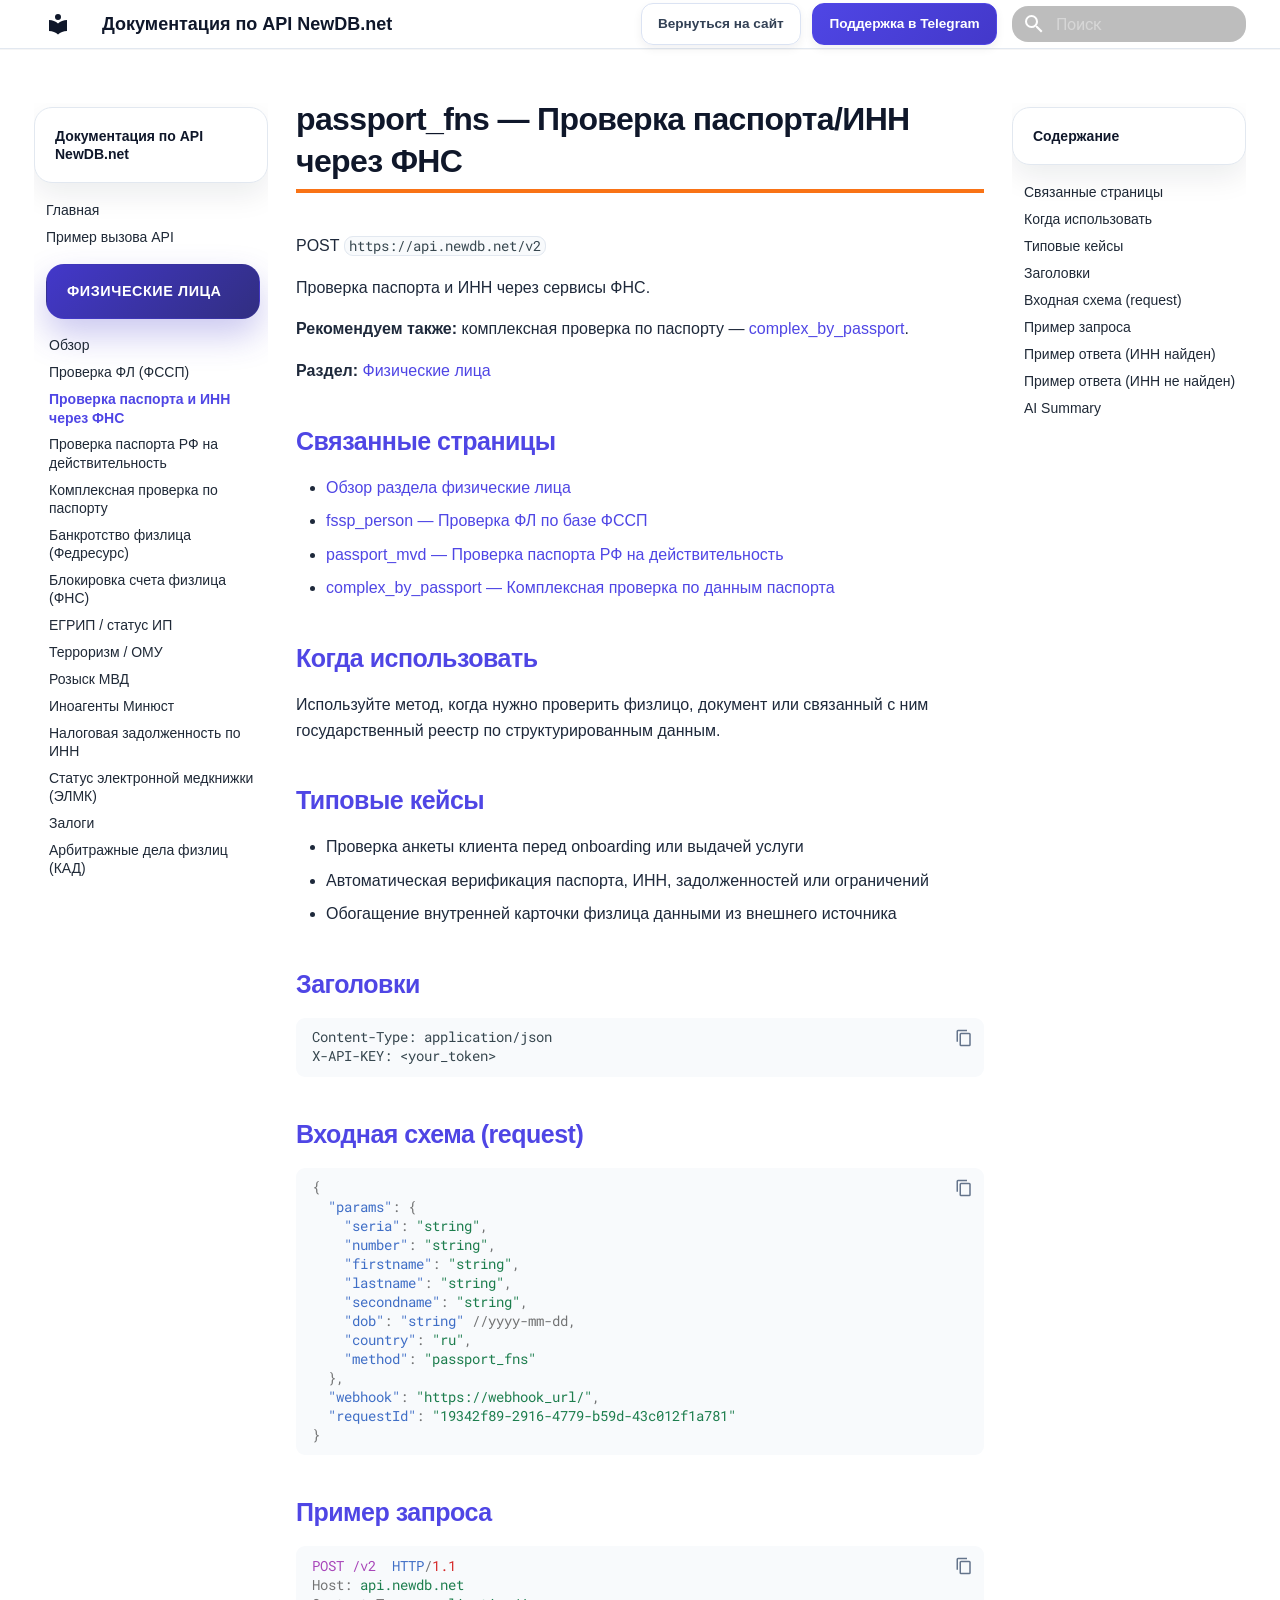
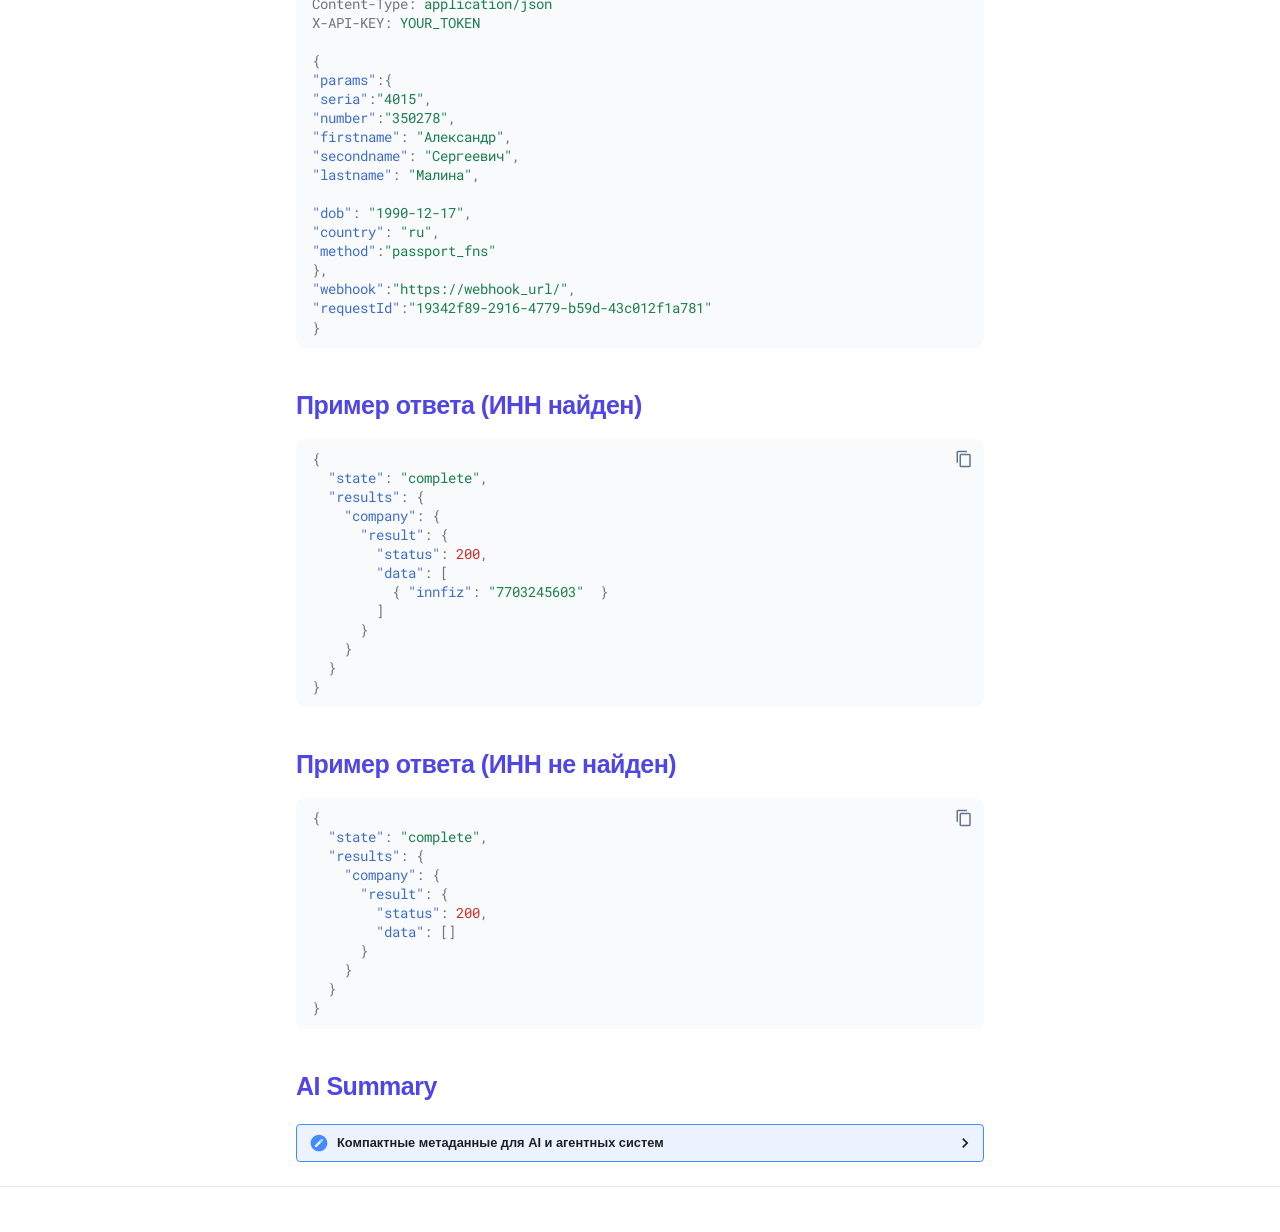
<file: site/fiz/02-passport_fns/index.html>
<!doctype html>
<html lang="ru" class="no-js">
  <head>
    
      <meta charset="utf-8">
      <meta name="viewport" content="width=device-width,initial-scale=1">
      
        <meta name="description" content="Метод NEWDB passport_fns для проверки паспорта РФ и поиска ИНН физлица через сервисы Федеральной налоговой службы.">
      
      
      
        <link rel="canonical" href="https://newdb.net/docs/fiz/02-passport_fns/">
      
      
        <link rel="prev" href="../01-fssp_person/">
      
      
        <link rel="next" href="../03-passport_mvd/">
      
      
      <link rel="icon" href="../../assets/images/favicon.png">
      <meta name="generator" content="mkdocs-1.6.1, mkdocs-material-9.5.29">
    
    
      
        <title>passport_fns — проверка паспорта и ИНН через ФНС - Документация по API NewDB.net</title>
      
    
    
      <link rel="stylesheet" href="../../assets/stylesheets/main.76a95c52.min.css">
      
      


    
    
      
    
    
      
        
        
        <link rel="preconnect" href="https://fonts.gstatic.com" crossorigin>
        <link rel="stylesheet" href="https://fonts.googleapis.com/css?family=Roboto:300,300i,400,400i,700,700i%7CRoboto+Mono:400,400i,700,700i&display=fallback">
        <style>:root{--md-text-font:"Roboto";--md-code-font:"Roboto Mono"}</style>
      
    
    
      <link rel="stylesheet" href="../../stylesheets/custom_theme.css">
    
    <script>__md_scope=new URL("../..",location),__md_hash=e=>[...e].reduce((e,_)=>(e<<5)-e+_.charCodeAt(0),0),__md_get=(e,_=localStorage,t=__md_scope)=>JSON.parse(_.getItem(t.pathname+"."+e)),__md_set=(e,_,t=localStorage,a=__md_scope)=>{try{t.setItem(a.pathname+"."+e,JSON.stringify(_))}catch(e){}}</script>
    
      

    
    
      
        <meta  name="keywords"  content="NEWDB API, passport_fns, ФНС, проверка паспорта, ИНН" >
      
        <meta  property="og:title"  content="Проверка паспорта и ИНН через ФНС — метод passport_fns" >
      
        <meta  property="og:description"  content="JSON-схема запроса и ответы метода passport_fns для получения ИНН по паспортным данным." >
      
    
    
  </head>
  
  
    <body dir="ltr">
  
    
    <input class="md-toggle" data-md-toggle="drawer" type="checkbox" id="__drawer" autocomplete="off">
    <input class="md-toggle" data-md-toggle="search" type="checkbox" id="__search" autocomplete="off">
    <label class="md-overlay" for="__drawer"></label>
    <div data-md-component="skip">
      
        
        <a href="#passport_fns" class="md-skip">
          Перейти к содержанию
        </a>
      
    </div>
    <div data-md-component="announce">
      
    </div>
    
    
      

  

<header class="md-header md-header--shadow" data-md-component="header">
  <nav class="md-header__inner md-grid" aria-label="Верхний колонтитул">
    <a href="../.." title="Документация по API NewDB.net" class="md-header__button md-logo" aria-label="Документация по API NewDB.net" data-md-component="logo">
      
  
  <svg xmlns="http://www.w3.org/2000/svg" viewBox="0 0 24 24"><path d="M12 8a3 3 0 0 0 3-3 3 3 0 0 0-3-3 3 3 0 0 0-3 3 3 3 0 0 0 3 3m0 3.54C9.64 9.35 6.5 8 3 8v11c3.5 0 6.64 1.35 9 3.54 2.36-2.19 5.5-3.54 9-3.54V8c-3.5 0-6.64 1.35-9 3.54Z"/></svg>

    </a>
    <label class="md-header__button md-icon" for="__drawer">
      
      <svg xmlns="http://www.w3.org/2000/svg" viewBox="0 0 24 24"><path d="M3 6h18v2H3V6m0 5h18v2H3v-2m0 5h18v2H3v-2Z"/></svg>
    </label>
    <div class="md-header__title" data-md-component="header-title">
      <div class="md-header__ellipsis">
        <div class="md-header__topic">
          <span class="md-ellipsis">
            Документация по API NewDB.net
          </span>
        </div>
        <div class="md-header__topic" data-md-component="header-topic">
          <span class="md-ellipsis">
            
              passport_fns — проверка паспорта и ИНН через ФНС
            
          </span>
        </div>
      </div>
    </div>
    
    
      <script>var media,input,key,value,palette=__md_get("__palette");if(palette&&palette.color){"(prefers-color-scheme)"===palette.color.media&&(media=matchMedia("(prefers-color-scheme: light)"),input=document.querySelector(media.matches?"[data-md-color-media='(prefers-color-scheme: light)']":"[data-md-color-media='(prefers-color-scheme: dark)']"),palette.color.media=input.getAttribute("data-md-color-media"),palette.color.scheme=input.getAttribute("data-md-color-scheme"),palette.color.primary=input.getAttribute("data-md-color-primary"),palette.color.accent=input.getAttribute("data-md-color-accent"));for([key,value]of Object.entries(palette.color))document.body.setAttribute("data-md-color-"+key,value)}</script>
    
    
    
      <label class="md-header__button md-icon" for="__search">
        
        <svg xmlns="http://www.w3.org/2000/svg" viewBox="0 0 24 24"><path d="M9.5 3A6.5 6.5 0 0 1 16 9.5c0 1.61-.59 3.09-1.56 4.23l.27.27h.79l5 5-1.5 1.5-5-5v-.79l-.27-.27A6.516 6.516 0 0 1 9.5 16 6.5 6.5 0 0 1 3 9.5 6.5 6.5 0 0 1 9.5 3m0 2C7 5 5 7 5 9.5S7 14 9.5 14 14 12 14 9.5 12 5 9.5 5Z"/></svg>
      </label>
      <div class="md-search" data-md-component="search" role="dialog">
  <label class="md-search__overlay" for="__search"></label>
  <div class="md-search__inner" role="search">
    <form class="md-search__form" name="search">
      <input type="text" class="md-search__input" name="query" aria-label="Поиск" placeholder="Поиск" autocapitalize="off" autocorrect="off" autocomplete="off" spellcheck="false" data-md-component="search-query" required>
      <label class="md-search__icon md-icon" for="__search">
        
        <svg xmlns="http://www.w3.org/2000/svg" viewBox="0 0 24 24"><path d="M9.5 3A6.5 6.5 0 0 1 16 9.5c0 1.61-.59 3.09-1.56 4.23l.27.27h.79l5 5-1.5 1.5-5-5v-.79l-.27-.27A6.516 6.516 0 0 1 9.5 16 6.5 6.5 0 0 1 3 9.5 6.5 6.5 0 0 1 9.5 3m0 2C7 5 5 7 5 9.5S7 14 9.5 14 14 12 14 9.5 12 5 9.5 5Z"/></svg>
        
        <svg xmlns="http://www.w3.org/2000/svg" viewBox="0 0 24 24"><path d="M20 11v2H8l5.5 5.5-1.42 1.42L4.16 12l7.92-7.92L13.5 5.5 8 11h12Z"/></svg>
      </label>
      <nav class="md-search__options" aria-label="Поиск">
        
        <button type="reset" class="md-search__icon md-icon" title="Очистить" aria-label="Очистить" tabindex="-1">
          
          <svg xmlns="http://www.w3.org/2000/svg" viewBox="0 0 24 24"><path d="M19 6.41 17.59 5 12 10.59 6.41 5 5 6.41 10.59 12 5 17.59 6.41 19 12 13.41 17.59 19 19 17.59 13.41 12 19 6.41Z"/></svg>
        </button>
      </nav>
      
        <div class="md-search__suggest" data-md-component="search-suggest"></div>
      
    </form>
    <div class="md-search__output">
      <div class="md-search__scrollwrap" tabindex="0" data-md-scrollfix>
        <div class="md-search-result" data-md-component="search-result">
          <div class="md-search-result__meta">
            Инициализация поиска
          </div>
          <ol class="md-search-result__list" role="presentation"></ol>
        </div>
      </div>
    </div>
  </div>
</div>
    
    
  </nav>
  
</header>
    
    <div class="md-container" data-md-component="container">
      
      
        
          
        
      
      <main class="md-main" data-md-component="main">
        <div class="md-main__inner md-grid">
          
            
              
              <div class="md-sidebar md-sidebar--primary" data-md-component="sidebar" data-md-type="navigation" >
                <div class="md-sidebar__scrollwrap">
                  <div class="md-sidebar__inner">
                    



<nav class="md-nav md-nav--primary" aria-label="Навигация" data-md-level="0">
  <label class="md-nav__title" for="__drawer">
    <a href="../.." title="Документация по API NewDB.net" class="md-nav__button md-logo" aria-label="Документация по API NewDB.net" data-md-component="logo">
      
  
  <svg xmlns="http://www.w3.org/2000/svg" viewBox="0 0 24 24"><path d="M12 8a3 3 0 0 0 3-3 3 3 0 0 0-3-3 3 3 0 0 0-3 3 3 3 0 0 0 3 3m0 3.54C9.64 9.35 6.5 8 3 8v11c3.5 0 6.64 1.35 9 3.54 2.36-2.19 5.5-3.54 9-3.54V8c-3.5 0-6.64 1.35-9 3.54Z"/></svg>

    </a>
    Документация по API NewDB.net
  </label>
  
  <ul class="md-nav__list" data-md-scrollfix>
    
      
      
  
  
  
  
    <li class="md-nav__item">
      <a href="../.." class="md-nav__link">
        
  
  <span class="md-ellipsis">
    Главная
  </span>
  

      </a>
    </li>
  

    
      
      
  
  
  
  
    <li class="md-nav__item">
      <a href="../../api-example/" class="md-nav__link">
        
  
  <span class="md-ellipsis">
    Пример вызова API
  </span>
  

      </a>
    </li>
  

    
      
      
  
  
    
  
  
  
    
    
    
      
        
        
      
    
    
    <li class="md-nav__item md-nav__item--active md-nav__item--section md-nav__item--nested">
      
        
        
        <input class="md-nav__toggle md-toggle " type="checkbox" id="__nav_3" checked>
        
          
          <label class="md-nav__link" for="__nav_3" id="__nav_3_label" tabindex="">
            
  
  <span class="md-ellipsis">
    Физические лица
  </span>
  

            <span class="md-nav__icon md-icon"></span>
          </label>
        
        <nav class="md-nav" data-md-level="1" aria-labelledby="__nav_3_label" aria-expanded="true">
          <label class="md-nav__title" for="__nav_3">
            <span class="md-nav__icon md-icon"></span>
            Физические лица
          </label>
          <ul class="md-nav__list" data-md-scrollfix>
            
              
                
  
  
  
  
    <li class="md-nav__item">
      <a href="../" class="md-nav__link">
        
  
  <span class="md-ellipsis">
    Обзор
  </span>
  

      </a>
    </li>
  

              
            
              
                
  
  
  
  
    <li class="md-nav__item">
      <a href="../01-fssp_person/" class="md-nav__link">
        
  
  <span class="md-ellipsis">
    Проверка ФЛ (ФССП)
  </span>
  

      </a>
    </li>
  

              
            
              
                
  
  
    
  
  
  
    <li class="md-nav__item md-nav__item--active">
      
      <input class="md-nav__toggle md-toggle" type="checkbox" id="__toc">
      
      
        
      
      
        <label class="md-nav__link md-nav__link--active" for="__toc">
          
  
  <span class="md-ellipsis">
    Проверка паспорта и ИНН через ФНС
  </span>
  

          <span class="md-nav__icon md-icon"></span>
        </label>
      
      <a href="./" class="md-nav__link md-nav__link--active">
        
  
  <span class="md-ellipsis">
    Проверка паспорта и ИНН через ФНС
  </span>
  

      </a>
      
        

<nav class="md-nav md-nav--secondary" aria-label="Содержание">
  
  
  
    
  
  
    <label class="md-nav__title" for="__toc">
      <span class="md-nav__icon md-icon"></span>
      Содержание
    </label>
    <ul class="md-nav__list" data-md-component="toc" data-md-scrollfix>
      
        <li class="md-nav__item">
  <a href="#_1" class="md-nav__link">
    <span class="md-ellipsis">
      Связанные страницы
    </span>
  </a>
  
</li>
      
        <li class="md-nav__item">
  <a href="#_2" class="md-nav__link">
    <span class="md-ellipsis">
      Когда использовать
    </span>
  </a>
  
</li>
      
        <li class="md-nav__item">
  <a href="#_3" class="md-nav__link">
    <span class="md-ellipsis">
      Типовые кейсы
    </span>
  </a>
  
</li>
      
        <li class="md-nav__item">
  <a href="#_4" class="md-nav__link">
    <span class="md-ellipsis">
      Заголовки
    </span>
  </a>
  
</li>
      
        <li class="md-nav__item">
  <a href="#request" class="md-nav__link">
    <span class="md-ellipsis">
      Входная схема (request)
    </span>
  </a>
  
</li>
      
        <li class="md-nav__item">
  <a href="#_5" class="md-nav__link">
    <span class="md-ellipsis">
      Пример запроса
    </span>
  </a>
  
</li>
      
        <li class="md-nav__item">
  <a href="#_6" class="md-nav__link">
    <span class="md-ellipsis">
      Пример ответа (ИНН найден)
    </span>
  </a>
  
</li>
      
        <li class="md-nav__item">
  <a href="#_7" class="md-nav__link">
    <span class="md-ellipsis">
      Пример ответа (ИНН не найден)
    </span>
  </a>
  
</li>
      
        <li class="md-nav__item">
  <a href="#ai-summary" class="md-nav__link">
    <span class="md-ellipsis">
      AI Summary
    </span>
  </a>
  
</li>
      
    </ul>
  
</nav>
      
    </li>
  

              
            
              
                
  
  
  
  
    <li class="md-nav__item">
      <a href="../03-passport_mvd/" class="md-nav__link">
        
  
  <span class="md-ellipsis">
    Проверка паспорта РФ на действительность
  </span>
  

      </a>
    </li>
  

              
            
              
                
  
  
  
  
    <li class="md-nav__item">
      <a href="../04-complex_by_passport/" class="md-nav__link">
        
  
  <span class="md-ellipsis">
    Комплексная проверка по паспорту
  </span>
  

      </a>
    </li>
  

              
            
              
                
  
  
  
  
    <li class="md-nav__item">
      <a href="../05-fedresurs_bankrot/" class="md-nav__link">
        
  
  <span class="md-ellipsis">
    Банкротство физлица (Федресурс)
  </span>
  

      </a>
    </li>
  

              
            
              
                
  
  
  
  
    <li class="md-nav__item">
      <a href="../10-fns_block_person/" class="md-nav__link">
        
  
  <span class="md-ellipsis">
    Блокировка счета физлица (ФНС)
  </span>
  

      </a>
    </li>
  

              
            
              
                
  
  
  
  
    <li class="md-nav__item">
      <a href="../11-egrul_ip/" class="md-nav__link">
        
  
  <span class="md-ellipsis">
    ЕГРИП / статус ИП
  </span>
  

      </a>
    </li>
  

              
            
              
                
  
  
  
  
    <li class="md-nav__item">
      <a href="../12-terrorist/" class="md-nav__link">
        
  
  <span class="md-ellipsis">
    Терроризм / ОМУ
  </span>
  

      </a>
    </li>
  

              
            
              
                
  
  
  
  
    <li class="md-nav__item">
      <a href="../13-mvd_wanted/" class="md-nav__link">
        
  
  <span class="md-ellipsis">
    Розыск МВД
  </span>
  

      </a>
    </li>
  

              
            
              
                
  
  
  
  
    <li class="md-nav__item">
      <a href="../14-inoagent/" class="md-nav__link">
        
  
  <span class="md-ellipsis">
    Иноагенты Минюст
  </span>
  

      </a>
    </li>
  

              
            
              
                
  
  
  
  
    <li class="md-nav__item">
      <a href="../08-nalog_debt/" class="md-nav__link">
        
  
  <span class="md-ellipsis">
    Налоговая задолженность по ИНН
  </span>
  

      </a>
    </li>
  

              
            
              
                
  
  
  
  
    <li class="md-nav__item">
      <a href="../09-elmk_registry/" class="md-nav__link">
        
  
  <span class="md-ellipsis">
    Статус электронной медкнижки (ЭЛМК)
  </span>
  

      </a>
    </li>
  

              
            
              
                
  
  
  
  
    <li class="md-nav__item">
      <a href="../06-pledge_person/" class="md-nav__link">
        
  
  <span class="md-ellipsis">
    Залоги
  </span>
  

      </a>
    </li>
  

              
            
              
                
  
  
  
  
    <li class="md-nav__item">
      <a href="../07-arbitr_person/" class="md-nav__link">
        
  
  <span class="md-ellipsis">
    Арбитражные дела физлиц (КАД)
  </span>
  

      </a>
    </li>
  

              
            
          </ul>
        </nav>
      
    </li>
  

    
      
      
  
  
  
  
    
    
    
      
        
        
      
    
    
    <li class="md-nav__item md-nav__item--section md-nav__item--nested">
      
        
        
        <input class="md-nav__toggle md-toggle " type="checkbox" id="__nav_4" >
        
          
          <label class="md-nav__link" for="__nav_4" id="__nav_4_label" tabindex="">
            
  
  <span class="md-ellipsis">
    Иностранные граждане
  </span>
  

            <span class="md-nav__icon md-icon"></span>
          </label>
        
        <nav class="md-nav" data-md-level="1" aria-labelledby="__nav_4_label" aria-expanded="false">
          <label class="md-nav__title" for="__nav_4">
            <span class="md-nav__icon md-icon"></span>
            Иностранные граждане
          </label>
          <ul class="md-nav__list" data-md-scrollfix>
            
              
                
  
  
  
  
    <li class="md-nav__item">
      <a href="../../foreign/" class="md-nav__link">
        
  
  <span class="md-ellipsis">
    Обзор
  </span>
  

      </a>
    </li>
  

              
            
              
                
  
  
  
  
    <li class="md-nav__item">
      <a href="../../foreign/01-foreign_vng/" class="md-nav__link">
        
  
  <span class="md-ellipsis">
    Вид на жительство (ВНЖ)
  </span>
  

      </a>
    </li>
  

              
            
              
                
  
  
  
  
    <li class="md-nav__item">
      <a href="../../foreign/02-foreign_patent/" class="md-nav__link">
        
  
  <span class="md-ellipsis">
    Патент
  </span>
  

      </a>
    </li>
  

              
            
              
                
  
  
  
  
    <li class="md-nav__item">
      <a href="../../foreign/07-foreign_patent_msk/" class="md-nav__link">
        
  
  <span class="md-ellipsis">
    Патент (Москва)
  </span>
  

      </a>
    </li>
  

              
            
              
                
  
  
  
  
    <li class="md-nav__item">
      <a href="../../foreign/08-foreign_patent_mo/" class="md-nav__link">
        
  
  <span class="md-ellipsis">
    Патент (Московская область)
  </span>
  

      </a>
    </li>
  

              
            
              
                
  
  
  
  
    <li class="md-nav__item">
      <a href="../../foreign/03-foreign_rvp_stamp/" class="md-nav__link">
        
  
  <span class="md-ellipsis">
    РВП (штамп)
  </span>
  

      </a>
    </li>
  

              
            
              
                
  
  
  
  
    <li class="md-nav__item">
      <a href="../../foreign/04-foreign_rvp_blank/" class="md-nav__link">
        
  
  <span class="md-ellipsis">
    РВП (бланк)
  </span>
  

      </a>
    </li>
  

              
            
              
                
  
  
  
  
    <li class="md-nav__item">
      <a href="../../foreign/05-foreign_rnr/" class="md-nav__link">
        
  
  <span class="md-ellipsis">
    Разрешение на работу
  </span>
  

      </a>
    </li>
  

              
            
              
                
  
  
  
  
    <li class="md-nav__item">
      <a href="../../foreign/06-foreign_rkl/" class="md-nav__link">
        
  
  <span class="md-ellipsis">
    Реестр контролируемых лиц (RKL)
  </span>
  

      </a>
    </li>
  

              
            
          </ul>
        </nav>
      
    </li>
  

    
      
      
  
  
  
  
    
    
    
      
        
        
      
    
    
    <li class="md-nav__item md-nav__item--section md-nav__item--nested">
      
        
        
        <input class="md-nav__toggle md-toggle " type="checkbox" id="__nav_5" >
        
          
          <label class="md-nav__link" for="__nav_5" id="__nav_5_label" tabindex="">
            
  
  <span class="md-ellipsis">
    Юридические лица
  </span>
  

            <span class="md-nav__icon md-icon"></span>
          </label>
        
        <nav class="md-nav" data-md-level="1" aria-labelledby="__nav_5_label" aria-expanded="false">
          <label class="md-nav__title" for="__nav_5">
            <span class="md-nav__icon md-icon"></span>
            Юридические лица
          </label>
          <ul class="md-nav__list" data-md-scrollfix>
            
              
                
  
  
  
  
    <li class="md-nav__item">
      <a href="../../legal/" class="md-nav__link">
        
  
  <span class="md-ellipsis">
    Обзор
  </span>
  

      </a>
    </li>
  

              
            
              
                
  
  
  
  
    <li class="md-nav__item">
      <a href="../../legal/01-arbitr_legal/" class="md-nav__link">
        
  
  <span class="md-ellipsis">
    Арбитражные дела юрлиц (КАД)
  </span>
  

      </a>
    </li>
  

              
            
              
                
  
  
  
  
    <li class="md-nav__item">
      <a href="../../legal/02-fns_block/" class="md-nav__link">
        
  
  <span class="md-ellipsis">
    Блокировка счета ФНС
  </span>
  

      </a>
    </li>
  

              
            
              
                
  
  
  
  
    <li class="md-nav__item">
      <a href="../../legal/03-bankrot_legal/" class="md-nav__link">
        
  
  <span class="md-ellipsis">
    Банкротство юрлица (Федресурс)
  </span>
  

      </a>
    </li>
  

              
            
              
                
  
  
  
  
    <li class="md-nav__item">
      <a href="../../legal/04-egrul/" class="md-nav__link">
        
  
  <span class="md-ellipsis">
    ЕГРЮЛ / Прозрачный бизнес
  </span>
  

      </a>
    </li>
  

              
            
              
                
  
  
  
  
    <li class="md-nav__item">
      <a href="../../legal/05-fssp_legal/" class="md-nav__link">
        
  
  <span class="md-ellipsis">
    ФССП по ИНН юрлица
  </span>
  

      </a>
    </li>
  

              
            
              
                
  
  
  
  
    <li class="md-nav__item">
      <a href="../../legal/07-pledge_legal/" class="md-nav__link">
        
  
  <span class="md-ellipsis">
    Залоги юрлица
  </span>
  

      </a>
    </li>
  

              
            
              
                
  
  
  
  
    <li class="md-nav__item">
      <a href="../../legal/06-complex_by_inn/" class="md-nav__link">
        
  
  <span class="md-ellipsis">
    Комплексная проверка компании по ИНН
  </span>
  

      </a>
    </li>
  

              
            
          </ul>
        </nav>
      
    </li>
  

    
      
      
  
  
  
  
    
    
    
      
        
        
      
    
    
    <li class="md-nav__item md-nav__item--section md-nav__item--nested">
      
        
        
        <input class="md-nav__toggle md-toggle " type="checkbox" id="__nav_6" >
        
          
          <label class="md-nav__link" for="__nav_6" id="__nav_6_label" tabindex="">
            
  
  <span class="md-ellipsis">
    ГАС Правосудие
  </span>
  

            <span class="md-nav__icon md-icon"></span>
          </label>
        
        <nav class="md-nav" data-md-level="1" aria-labelledby="__nav_6_label" aria-expanded="false">
          <label class="md-nav__title" for="__nav_6">
            <span class="md-nav__icon md-icon"></span>
            ГАС Правосудие
          </label>
          <ul class="md-nav__list" data-md-scrollfix>
            
              
                
  
  
  
  
    <li class="md-nav__item">
      <a href="../../gas/" class="md-nav__link">
        
  
  <span class="md-ellipsis">
    Обзор
  </span>
  

      </a>
    </li>
  

              
            
              
                
  
  
  
  
    <li class="md-nav__item">
      <a href="../../gas/01-pravo_cases_details/" class="md-nav__link">
        
  
  <span class="md-ellipsis">
    Детали судебного дела по NewdbID
  </span>
  

      </a>
    </li>
  

              
            
              
                
  
  
  
  
    <li class="md-nav__item">
      <a href="../../gas/02-pravo_search/" class="md-nav__link">
        
  
  <span class="md-ellipsis">
    Поиск судебных дел
  </span>
  

      </a>
    </li>
  

              
            
              
                
  
  
  
  
    <li class="md-nav__item">
      <a href="../../gas/03-act_text_search/" class="md-nav__link">
        
  
  <span class="md-ellipsis">
    Поиск по текстам актов
  </span>
  

      </a>
    </li>
  

              
            
          </ul>
        </nav>
      
    </li>
  

    
      
      
  
  
  
  
    
    
    
      
        
        
      
    
    
    <li class="md-nav__item md-nav__item--section md-nav__item--nested">
      
        
        
        <input class="md-nav__toggle md-toggle " type="checkbox" id="__nav_7" >
        
          
          <label class="md-nav__link" for="__nav_7" id="__nav_7_label" tabindex="">
            
  
  <span class="md-ellipsis">
    Имущество
  </span>
  

            <span class="md-nav__icon md-icon"></span>
          </label>
        
        <nav class="md-nav" data-md-level="1" aria-labelledby="__nav_7_label" aria-expanded="false">
          <label class="md-nav__title" for="__nav_7">
            <span class="md-nav__icon md-icon"></span>
            Имущество
          </label>
          <ul class="md-nav__list" data-md-scrollfix>
            
              
                
  
  
  
  
    <li class="md-nav__item">
      <a href="../../property/" class="md-nav__link">
        
  
  <span class="md-ellipsis">
    Обзор
  </span>
  

      </a>
    </li>
  

              
            
              
                
  
  
  
  
    <li class="md-nav__item">
      <a href="../../property/01-rosreestr/" class="md-nav__link">
        
  
  <span class="md-ellipsis">
    Росреестр
  </span>
  

      </a>
    </li>
  

              
            
              
                
  
  
  
  
    <li class="md-nav__item">
      <a href="../../property/02-pledge_property/" class="md-nav__link">
        
  
  <span class="md-ellipsis">
    Залог по ID
  </span>
  

      </a>
    </li>
  

              
            
              
                
  
  
  
  
    <li class="md-nav__item">
      <a href="../../property/03-pledge_vin/" class="md-nav__link">
        
  
  <span class="md-ellipsis">
    Залог по VIN
  </span>
  

      </a>
    </li>
  

              
            
              
                
  
  
  
  
    <li class="md-nav__item">
      <a href="../../property/04-nspd_cadastr/" class="md-nav__link">
        
  
  <span class="md-ellipsis">
    Геоданные по кадастровому номеру
  </span>
  

      </a>
    </li>
  

              
            
              
                
  
  
  
  
    <li class="md-nav__item">
      <a href="../../property/05-realty_price/" class="md-nav__link">
        
  
  <span class="md-ellipsis">
    Оценка стоимости недвижимости
  </span>
  

      </a>
    </li>
  

              
            
          </ul>
        </nav>
      
    </li>
  

    
  </ul>
</nav>
                  </div>
                </div>
              </div>
            
            
              
              <div class="md-sidebar md-sidebar--secondary" data-md-component="sidebar" data-md-type="toc" >
                <div class="md-sidebar__scrollwrap">
                  <div class="md-sidebar__inner">
                    

<nav class="md-nav md-nav--secondary" aria-label="Содержание">
  
  
  
    
  
  
    <label class="md-nav__title" for="__toc">
      <span class="md-nav__icon md-icon"></span>
      Содержание
    </label>
    <ul class="md-nav__list" data-md-component="toc" data-md-scrollfix>
      
        <li class="md-nav__item">
  <a href="#_1" class="md-nav__link">
    <span class="md-ellipsis">
      Связанные страницы
    </span>
  </a>
  
</li>
      
        <li class="md-nav__item">
  <a href="#_2" class="md-nav__link">
    <span class="md-ellipsis">
      Когда использовать
    </span>
  </a>
  
</li>
      
        <li class="md-nav__item">
  <a href="#_3" class="md-nav__link">
    <span class="md-ellipsis">
      Типовые кейсы
    </span>
  </a>
  
</li>
      
        <li class="md-nav__item">
  <a href="#_4" class="md-nav__link">
    <span class="md-ellipsis">
      Заголовки
    </span>
  </a>
  
</li>
      
        <li class="md-nav__item">
  <a href="#request" class="md-nav__link">
    <span class="md-ellipsis">
      Входная схема (request)
    </span>
  </a>
  
</li>
      
        <li class="md-nav__item">
  <a href="#_5" class="md-nav__link">
    <span class="md-ellipsis">
      Пример запроса
    </span>
  </a>
  
</li>
      
        <li class="md-nav__item">
  <a href="#_6" class="md-nav__link">
    <span class="md-ellipsis">
      Пример ответа (ИНН найден)
    </span>
  </a>
  
</li>
      
        <li class="md-nav__item">
  <a href="#_7" class="md-nav__link">
    <span class="md-ellipsis">
      Пример ответа (ИНН не найден)
    </span>
  </a>
  
</li>
      
        <li class="md-nav__item">
  <a href="#ai-summary" class="md-nav__link">
    <span class="md-ellipsis">
      AI Summary
    </span>
  </a>
  
</li>
      
    </ul>
  
</nav>
                  </div>
                </div>
              </div>
            
          
          
            <div class="md-content" data-md-component="content">
              <article class="md-content__inner md-typeset">
                
                  


<h1 id="passport_fns">passport_fns — Проверка  паспорта/ИНН через ФНС<a class="headerlink" href="#passport_fns" title="Permanent link">&para;</a></h1>
<p>POST <code>https://api.newdb.net/v2</code></p>
<p>Проверка паспорта и ИНН через сервисы ФНС.</p>
<p><strong>Рекомендуем также:</strong> комплексная проверка по паспорту — <a href="../04-complex_by_passport/">complex_by_passport</a>.</p>
<p><strong>Раздел:</strong> <a href="../">Физические лица</a></p>
<h2 id="_1">Связанные страницы<a class="headerlink" href="#_1" title="Permanent link">&para;</a></h2>
<ul>
<li><a href="../">Обзор раздела физические лица</a></li>
<li><a href="../01-fssp_person/">fssp_person — Проверка ФЛ по базе ФССП</a></li>
<li><a href="../03-passport_mvd/">passport_mvd — Проверка паспорта РФ на действительность</a></li>
<li><a href="../04-complex_by_passport/">complex_by_passport — Комплексная проверка по данным паспорта</a></li>
</ul>
<h2 id="_2">Когда использовать<a class="headerlink" href="#_2" title="Permanent link">&para;</a></h2>
<p>Используйте метод, когда нужно проверить физлицо, документ или связанный с ним государственный реестр по структурированным данным.</p>
<h2 id="_3">Типовые кейсы<a class="headerlink" href="#_3" title="Permanent link">&para;</a></h2>
<ul>
<li>Проверка анкеты клиента перед onboarding или выдачей услуги</li>
<li>Автоматическая верификация паспорта, ИНН, задолженностей или ограничений</li>
<li>Обогащение внутренней карточки физлица данными из внешнего источника</li>
</ul>
<h2 id="_4">Заголовки<a class="headerlink" href="#_4" title="Permanent link">&para;</a></h2>
<div class="highlight"><pre><span></span><code>Content-Type: application/json
X-API-KEY: &lt;your_token&gt;
</code></pre></div>
<h2 id="request">Входная схема (request)<a class="headerlink" href="#request" title="Permanent link">&para;</a></h2>
<div class="highlight"><pre><span></span><code><span class="p">{</span>
<span class="w">  </span><span class="nt">&quot;params&quot;</span><span class="p">:</span><span class="w"> </span><span class="p">{</span>
<span class="w">    </span><span class="nt">&quot;seria&quot;</span><span class="p">:</span><span class="w"> </span><span class="s2">&quot;string&quot;</span><span class="p">,</span>
<span class="w">    </span><span class="nt">&quot;number&quot;</span><span class="p">:</span><span class="w"> </span><span class="s2">&quot;string&quot;</span><span class="p">,</span>
<span class="w">    </span><span class="nt">&quot;firstname&quot;</span><span class="p">:</span><span class="w"> </span><span class="s2">&quot;string&quot;</span><span class="p">,</span>
<span class="w">    </span><span class="nt">&quot;lastname&quot;</span><span class="p">:</span><span class="w"> </span><span class="s2">&quot;string&quot;</span><span class="p">,</span>
<span class="w">    </span><span class="nt">&quot;secondname&quot;</span><span class="p">:</span><span class="w"> </span><span class="s2">&quot;string&quot;</span><span class="p">,</span>
<span class="w">    </span><span class="nt">&quot;dob&quot;</span><span class="p">:</span><span class="w"> </span><span class="nt">&quot;string&quot;</span><span class="w"> </span><span class="c1">//yyyy-mm-dd,</span>
<span class="w">    </span><span class="nt">&quot;country&quot;</span><span class="p">:</span><span class="w"> </span><span class="s2">&quot;ru&quot;</span><span class="p">,</span>
<span class="w">    </span><span class="nt">&quot;method&quot;</span><span class="p">:</span><span class="w"> </span><span class="s2">&quot;passport_fns&quot;</span>
<span class="w">  </span><span class="p">},</span>
<span class="w">  </span><span class="nt">&quot;webhook&quot;</span><span class="p">:</span><span class="w"> </span><span class="s2">&quot;https://webhook_url/&quot;</span><span class="p">,</span>
<span class="w">  </span><span class="nt">&quot;requestId&quot;</span><span class="p">:</span><span class="w"> </span><span class="s2">&quot;19342f89-2916-4779-b59d-43c012f1a781&quot;</span>
<span class="p">}</span>
</code></pre></div>
<h2 id="_5">Пример запроса<a class="headerlink" href="#_5" title="Permanent link">&para;</a></h2>
<div class="highlight"><pre><span></span><code><span class="nf">POST</span> <span class="nn">/v2</span>  <span class="kr">HTTP</span><span class="o">/</span><span class="m">1.1</span>
<span class="na">Host</span><span class="o">:</span> <span class="l">api.newdb.net</span>
<span class="na">Content-Type</span><span class="o">:</span> <span class="l">application/json</span>
<span class="na">X-API-KEY</span><span class="o">:</span> <span class="l">YOUR_TOKEN</span>

<span class="p">{</span>
<span class="nt">&quot;params&quot;</span><span class="p">:{</span>
<span class="nt">&quot;seria&quot;</span><span class="p">:</span><span class="s2">&quot;4015&quot;</span><span class="p">,</span>
<span class="nt">&quot;number&quot;</span><span class="p">:</span><span class="s2">&quot;350278&quot;</span><span class="p">,</span>
<span class="nt">&quot;firstname&quot;</span><span class="p">:</span><span class="w"> </span><span class="s2">&quot;Александр&quot;</span><span class="p">,</span><span class="w"> </span>
<span class="nt">&quot;secondname&quot;</span><span class="p">:</span><span class="w"> </span><span class="s2">&quot;Сергеевич&quot;</span><span class="p">,</span>
<span class="nt">&quot;lastname&quot;</span><span class="p">:</span><span class="w"> </span><span class="s2">&quot;Малина&quot;</span><span class="p">,</span><span class="w"> </span>

<span class="nt">&quot;dob&quot;</span><span class="p">:</span><span class="w"> </span><span class="s2">&quot;1990-12-17&quot;</span><span class="p">,</span>
<span class="nt">&quot;country&quot;</span><span class="p">:</span><span class="w"> </span><span class="s2">&quot;ru&quot;</span><span class="p">,</span>
<span class="nt">&quot;method&quot;</span><span class="p">:</span><span class="s2">&quot;passport_fns&quot;</span>
<span class="p">},</span>
<span class="nt">&quot;webhook&quot;</span><span class="p">:</span><span class="s2">&quot;https://webhook_url/&quot;</span><span class="p">,</span>
<span class="nt">&quot;requestId&quot;</span><span class="p">:</span><span class="s2">&quot;19342f89-2916-4779-b59d-43c012f1a781&quot;</span>
<span class="p">}</span>
</code></pre></div>
<h2 id="_6">Пример ответа (ИНН найден)<a class="headerlink" href="#_6" title="Permanent link">&para;</a></h2>
<div class="highlight"><pre><span></span><code><span class="p">{</span>
<span class="w">  </span><span class="nt">&quot;state&quot;</span><span class="p">:</span><span class="w"> </span><span class="s2">&quot;complete&quot;</span><span class="p">,</span>
<span class="w">  </span><span class="nt">&quot;results&quot;</span><span class="p">:</span><span class="w"> </span><span class="p">{</span>
<span class="w">    </span><span class="nt">&quot;company&quot;</span><span class="p">:</span><span class="w"> </span><span class="p">{</span>
<span class="w">      </span><span class="nt">&quot;result&quot;</span><span class="p">:</span><span class="w"> </span><span class="p">{</span>
<span class="w">        </span><span class="nt">&quot;status&quot;</span><span class="p">:</span><span class="w"> </span><span class="mi">200</span><span class="p">,</span>
<span class="w">        </span><span class="nt">&quot;data&quot;</span><span class="p">:</span><span class="w"> </span><span class="p">[</span>
<span class="w">          </span><span class="p">{</span><span class="w"> </span><span class="nt">&quot;innfiz&quot;</span><span class="p">:</span><span class="w"> </span><span class="s2">&quot;7703245603&quot;</span><span class="w">  </span><span class="p">}</span>
<span class="w">        </span><span class="p">]</span>
<span class="w">      </span><span class="p">}</span>
<span class="w">    </span><span class="p">}</span>
<span class="w">  </span><span class="p">}</span>
<span class="p">}</span>
</code></pre></div>
<h2 id="_7">Пример ответа (ИНН не найден)<a class="headerlink" href="#_7" title="Permanent link">&para;</a></h2>
<div class="highlight"><pre><span></span><code><span class="p">{</span>
<span class="w">  </span><span class="nt">&quot;state&quot;</span><span class="p">:</span><span class="w"> </span><span class="s2">&quot;complete&quot;</span><span class="p">,</span>
<span class="w">  </span><span class="nt">&quot;results&quot;</span><span class="p">:</span><span class="w"> </span><span class="p">{</span>
<span class="w">    </span><span class="nt">&quot;company&quot;</span><span class="p">:</span><span class="w"> </span><span class="p">{</span>
<span class="w">      </span><span class="nt">&quot;result&quot;</span><span class="p">:</span><span class="w"> </span><span class="p">{</span>
<span class="w">        </span><span class="nt">&quot;status&quot;</span><span class="p">:</span><span class="w"> </span><span class="mi">200</span><span class="p">,</span>
<span class="w">        </span><span class="nt">&quot;data&quot;</span><span class="p">:</span><span class="w"> </span><span class="p">[]</span>
<span class="w">      </span><span class="p">}</span>
<span class="w">    </span><span class="p">}</span>
<span class="w">  </span><span class="p">}</span>
<span class="p">}</span>
</code></pre></div>
<h2 id="ai-summary">AI Summary<a class="headerlink" href="#ai-summary" title="Permanent link">&para;</a></h2>
<details>
<summary>Компактные метаданные для AI и агентных систем</summary>

<div class="highlight"><pre><span></span><code><span class="p">{</span>
<span class="w">  </span><span class="nt">&quot;method&quot;</span><span class="p">:</span><span class="w"> </span><span class="s2">&quot;passport_fns&quot;</span><span class="p">,</span>
<span class="w">  </span><span class="nt">&quot;intent&quot;</span><span class="p">:</span><span class="w"> </span><span class="s2">&quot;Проверка соответствия паспорта и ИНН физического лица через ФНС&quot;</span><span class="p">,</span>
<span class="w">  </span><span class="nt">&quot;endpoint&quot;</span><span class="p">:</span><span class="w"> </span><span class="s2">&quot;POST https://api.newdb.net/v2&quot;</span><span class="p">,</span>
<span class="w">  </span><span class="nt">&quot;required_headers&quot;</span><span class="p">:</span><span class="w"> </span><span class="p">[</span><span class="s2">&quot;X-API-KEY&quot;</span><span class="p">],</span>
<span class="w">  </span><span class="nt">&quot;required_fields&quot;</span><span class="p">:</span><span class="w"> </span><span class="p">[</span><span class="s2">&quot;seria&quot;</span><span class="p">,</span><span class="w"> </span><span class="s2">&quot;number&quot;</span><span class="p">,</span><span class="w"> </span><span class="s2">&quot;firstname&quot;</span><span class="p">,</span><span class="w"> </span><span class="s2">&quot;lastname&quot;</span><span class="p">,</span><span class="w"> </span><span class="s2">&quot;secondname&quot;</span><span class="p">,</span><span class="w"> </span><span class="s2">&quot;dob&quot;</span><span class="p">,</span><span class="w"> </span><span class="s2">&quot;country&quot;</span><span class="p">,</span><span class="w"> </span><span class="s2">&quot;method&quot;</span><span class="p">,</span><span class="w"> </span><span class="s2">&quot;webhook&quot;</span><span class="p">,</span><span class="w"> </span><span class="s2">&quot;requestId&quot;</span><span class="p">],</span>
<span class="w">  </span><span class="nt">&quot;returns&quot;</span><span class="p">:</span><span class="w"> </span><span class="p">[</span><span class="s2">&quot;state&quot;</span><span class="p">,</span><span class="w"> </span><span class="s2">&quot;results.passport_fns.result.status&quot;</span><span class="p">,</span><span class="w"> </span><span class="s2">&quot;results.passport_fns.result.data&quot;</span><span class="p">]</span>
<span class="p">}</span>
</code></pre></div>

</details>







  
  






                
              </article>
            </div>
          
          
<script>var target=document.getElementById(location.hash.slice(1));target&&target.name&&(target.checked=target.name.startsWith("__tabbed_"))</script>
        </div>
        
          <button type="button" class="md-top md-icon" data-md-component="top" hidden>
  
  <svg xmlns="http://www.w3.org/2000/svg" viewBox="0 0 24 24"><path d="M13 20h-2V8l-5.5 5.5-1.42-1.42L12 4.16l7.92 7.92-1.42 1.42L13 8v12Z"/></svg>
  К началу
</button>
        
      </main>
      
        <footer class="md-footer">
  
  <div class="md-footer-meta md-typeset">
    <div class="md-footer-meta__inner md-grid">
      <div class="md-copyright">
  
  
    Made with
    <a href="https://squidfunk.github.io/mkdocs-material/" target="_blank" rel="noopener">
      Material for MkDocs
    </a>
  
</div>
      
    </div>
  </div>
</footer>
      
    </div>
    <div class="md-dialog" data-md-component="dialog">
      <div class="md-dialog__inner md-typeset"></div>
    </div>
    
    
    <script id="__config" type="application/json">{"base": "../..", "features": ["navigation.top", "navigation.sections", "navigation.tracking", "toc.follow", "content.code.copy", "content.action.edit", "search.suggest", "search.highlight"], "search": "../../assets/javascripts/workers/search.b8dbb3d2.min.js", "translations": {"clipboard.copied": "\u0421\u043a\u043e\u043f\u0438\u0440\u043e\u0432\u0430\u043d\u043e \u0432 \u0431\u0443\u0444\u0435\u0440", "clipboard.copy": "\u041a\u043e\u043f\u0438\u0440\u043e\u0432\u0430\u0442\u044c \u0432 \u0431\u0443\u0444\u0435\u0440", "search.result.more.one": "\u0415\u0449\u0451 1 \u043d\u0430 \u044d\u0442\u043e\u0439 \u0441\u0442\u0440\u0430\u043d\u0438\u0446\u0435", "search.result.more.other": "\u0415\u0449\u0451 # \u043d\u0430 \u044d\u0442\u043e\u0439 \u0441\u0442\u0440\u0430\u043d\u0438\u0446\u0435", "search.result.none": "\u0421\u043e\u0432\u043f\u0430\u0434\u0435\u043d\u0438\u0439 \u043d\u0435 \u043d\u0430\u0439\u0434\u0435\u043d\u043e", "search.result.one": "\u041d\u0430\u0439\u0434\u0435\u043d\u043e 1 \u0441\u043e\u0432\u043f\u0430\u0434\u0435\u043d\u0438\u0435", "search.result.other": "\u041d\u0430\u0439\u0434\u0435\u043d\u043e \u0441\u043e\u0432\u043f\u0430\u0434\u0435\u043d\u0438\u0439: #", "search.result.placeholder": "\u041d\u0430\u0447\u043d\u0438\u0442\u0435 \u043f\u0435\u0447\u0430\u0442\u0430\u0442\u044c \u0434\u043b\u044f \u043f\u043e\u0438\u0441\u043a\u0430", "search.result.term.missing": "\u041e\u0442\u0441\u0443\u0442\u0441\u0442\u0432\u0443\u0435\u0442", "select.version": "\u0412\u044b\u0431\u0435\u0440\u0438\u0442\u0435 \u0432\u0435\u0440\u0441\u0438\u044e"}}</script>
    
    
      <script src="../../assets/javascripts/bundle.fe8b6f2b.min.js"></script>
      
        <script src="../../javascripts/header-actions.js"></script>
      
    
  </body>
</html>
</file>
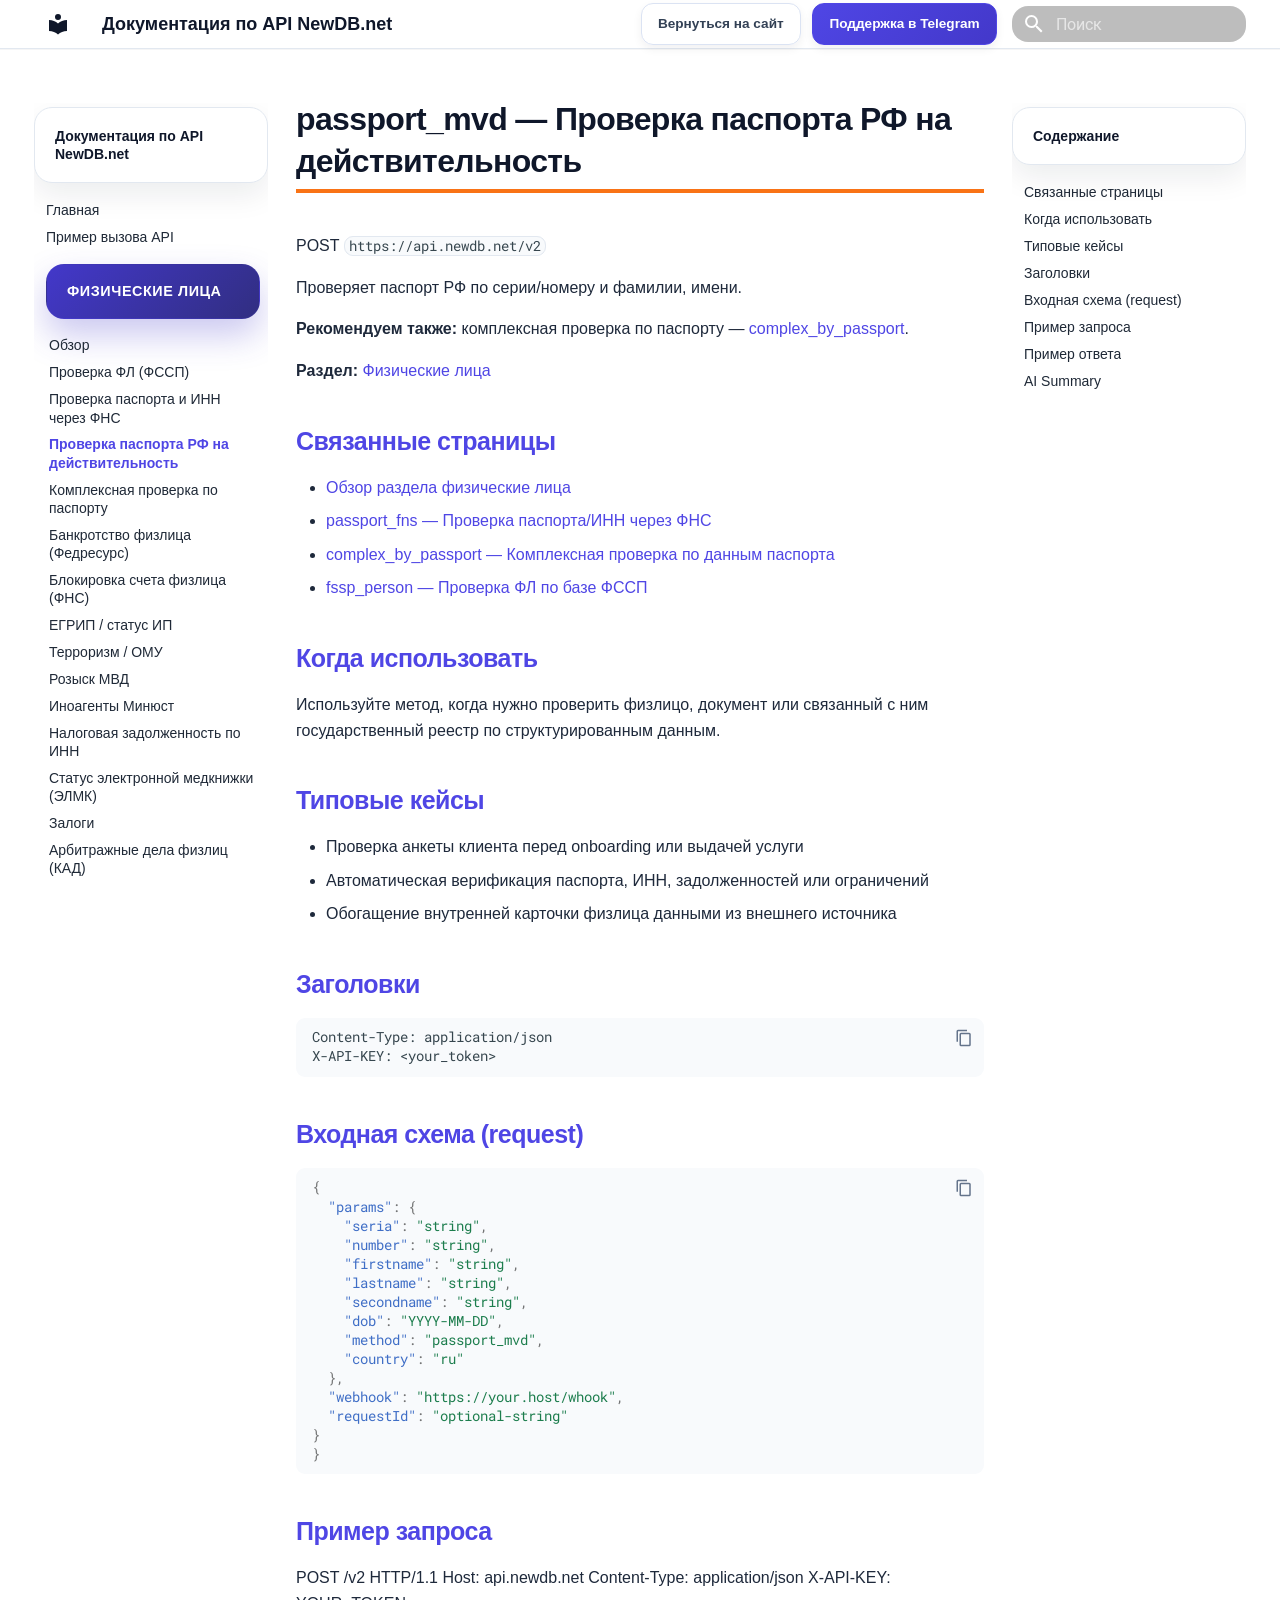
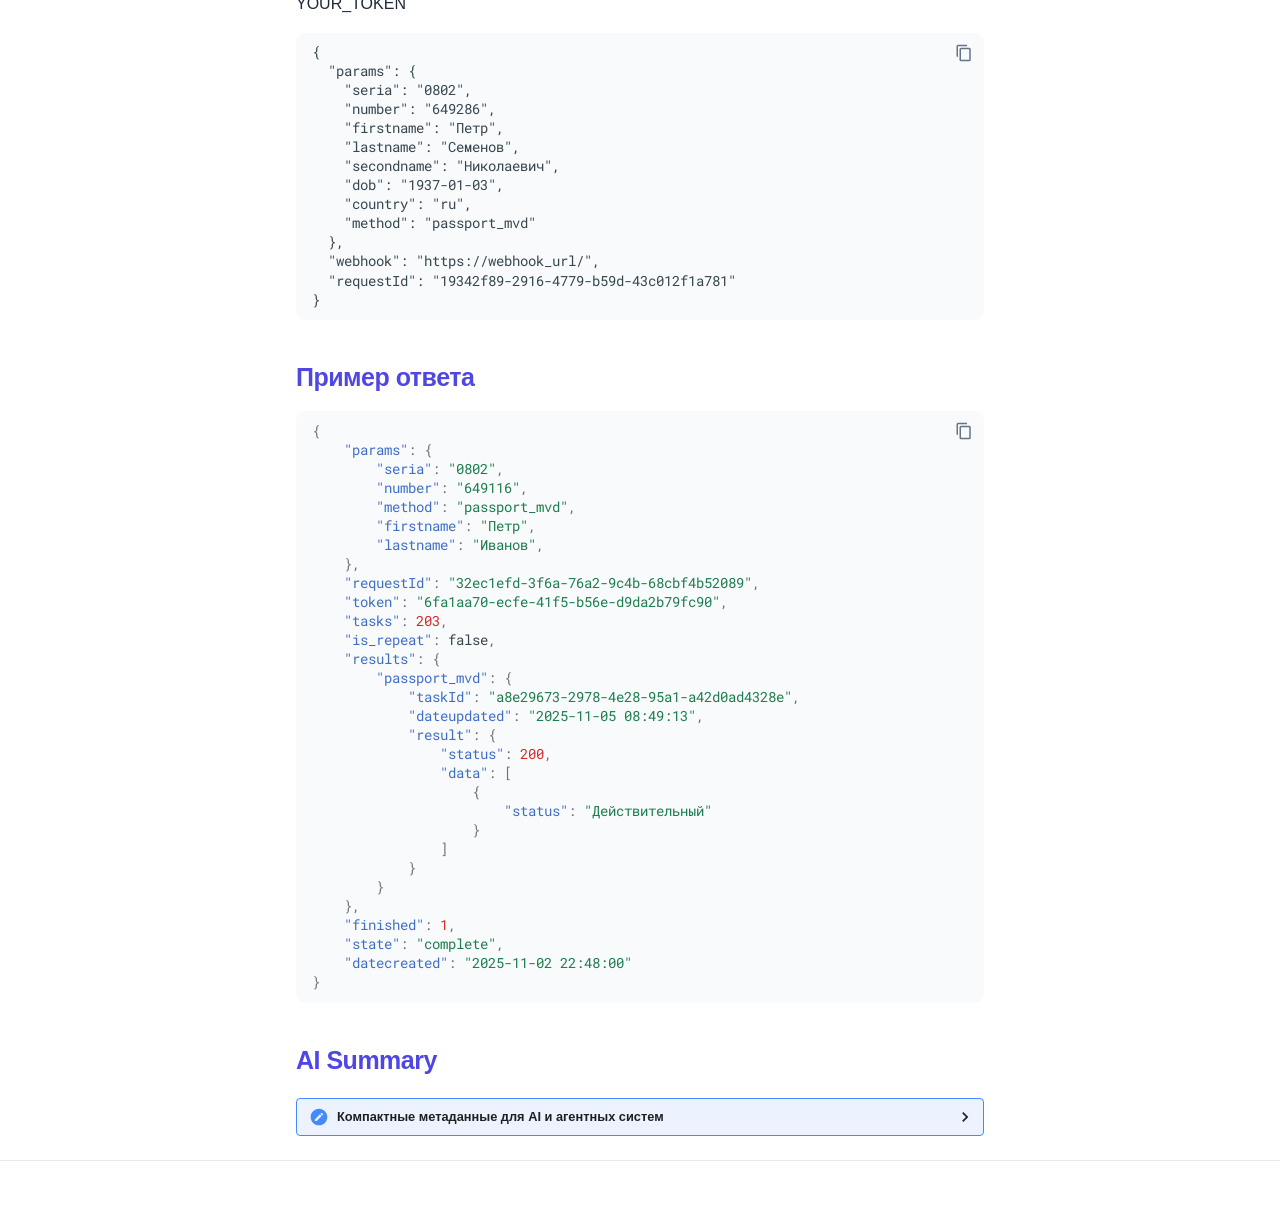
<file: site/fiz/03-passport_mvd/index.html>
<!doctype html>
<html lang="ru" class="no-js">
  <head>
    
      <meta charset="utf-8">
      <meta name="viewport" content="width=device-width,initial-scale=1">
      
        <meta name="description" content="Метод NEWDB passport_mvd подтверждает действительность паспорта РФ по серии, номеру и ФИО через базы МВД.">
      
      
      
        <link rel="canonical" href="https://newdb.net/docs/fiz/03-passport_mvd/">
      
      
        <link rel="prev" href="../02-passport_fns/">
      
      
        <link rel="next" href="../04-complex_by_passport/">
      
      
      <link rel="icon" href="../../assets/images/favicon.png">
      <meta name="generator" content="mkdocs-1.6.1, mkdocs-material-9.5.29">
    
    
      
        <title>passport_mvd — проверка паспорта РФ на действительность - Документация по API NewDB.net</title>
      
    
    
      <link rel="stylesheet" href="../../assets/stylesheets/main.76a95c52.min.css">
      
      


    
    
      
    
    
      
        
        
        <link rel="preconnect" href="https://fonts.gstatic.com" crossorigin>
        <link rel="stylesheet" href="https://fonts.googleapis.com/css?family=Roboto:300,300i,400,400i,700,700i%7CRoboto+Mono:400,400i,700,700i&display=fallback">
        <style>:root{--md-text-font:"Roboto";--md-code-font:"Roboto Mono"}</style>
      
    
    
      <link rel="stylesheet" href="../../stylesheets/custom_theme.css">
    
    <script>__md_scope=new URL("../..",location),__md_hash=e=>[...e].reduce((e,_)=>(e<<5)-e+_.charCodeAt(0),0),__md_get=(e,_=localStorage,t=__md_scope)=>JSON.parse(_.getItem(t.pathname+"."+e)),__md_set=(e,_,t=localStorage,a=__md_scope)=>{try{t.setItem(a.pathname+"."+e,JSON.stringify(_))}catch(e){}}</script>
    
      

    
    
      
        <meta  name="keywords"  content="NEWDB API, passport_mvd, проверка паспорта, МВД, верификация личности" >
      
        <meta  property="og:title"  content="Проверка паспорта РФ — метод passport_mvd" >
      
        <meta  property="og:description"  content="Спецификация запроса, заголовков и ответов метода passport_mvd для подтверждения действительности паспорта." >
      
    
    
  </head>
  
  
    <body dir="ltr">
  
    
    <input class="md-toggle" data-md-toggle="drawer" type="checkbox" id="__drawer" autocomplete="off">
    <input class="md-toggle" data-md-toggle="search" type="checkbox" id="__search" autocomplete="off">
    <label class="md-overlay" for="__drawer"></label>
    <div data-md-component="skip">
      
        
        <a href="#passport_mvd" class="md-skip">
          Перейти к содержанию
        </a>
      
    </div>
    <div data-md-component="announce">
      
    </div>
    
    
      

  

<header class="md-header md-header--shadow" data-md-component="header">
  <nav class="md-header__inner md-grid" aria-label="Верхний колонтитул">
    <a href="../.." title="Документация по API NewDB.net" class="md-header__button md-logo" aria-label="Документация по API NewDB.net" data-md-component="logo">
      
  
  <svg xmlns="http://www.w3.org/2000/svg" viewBox="0 0 24 24"><path d="M12 8a3 3 0 0 0 3-3 3 3 0 0 0-3-3 3 3 0 0 0-3 3 3 3 0 0 0 3 3m0 3.54C9.64 9.35 6.5 8 3 8v11c3.5 0 6.64 1.35 9 3.54 2.36-2.19 5.5-3.54 9-3.54V8c-3.5 0-6.64 1.35-9 3.54Z"/></svg>

    </a>
    <label class="md-header__button md-icon" for="__drawer">
      
      <svg xmlns="http://www.w3.org/2000/svg" viewBox="0 0 24 24"><path d="M3 6h18v2H3V6m0 5h18v2H3v-2m0 5h18v2H3v-2Z"/></svg>
    </label>
    <div class="md-header__title" data-md-component="header-title">
      <div class="md-header__ellipsis">
        <div class="md-header__topic">
          <span class="md-ellipsis">
            Документация по API NewDB.net
          </span>
        </div>
        <div class="md-header__topic" data-md-component="header-topic">
          <span class="md-ellipsis">
            
              passport_mvd — проверка паспорта РФ на действительность
            
          </span>
        </div>
      </div>
    </div>
    
    
      <script>var media,input,key,value,palette=__md_get("__palette");if(palette&&palette.color){"(prefers-color-scheme)"===palette.color.media&&(media=matchMedia("(prefers-color-scheme: light)"),input=document.querySelector(media.matches?"[data-md-color-media='(prefers-color-scheme: light)']":"[data-md-color-media='(prefers-color-scheme: dark)']"),palette.color.media=input.getAttribute("data-md-color-media"),palette.color.scheme=input.getAttribute("data-md-color-scheme"),palette.color.primary=input.getAttribute("data-md-color-primary"),palette.color.accent=input.getAttribute("data-md-color-accent"));for([key,value]of Object.entries(palette.color))document.body.setAttribute("data-md-color-"+key,value)}</script>
    
    
    
      <label class="md-header__button md-icon" for="__search">
        
        <svg xmlns="http://www.w3.org/2000/svg" viewBox="0 0 24 24"><path d="M9.5 3A6.5 6.5 0 0 1 16 9.5c0 1.61-.59 3.09-1.56 4.23l.27.27h.79l5 5-1.5 1.5-5-5v-.79l-.27-.27A6.516 6.516 0 0 1 9.5 16 6.5 6.5 0 0 1 3 9.5 6.5 6.5 0 0 1 9.5 3m0 2C7 5 5 7 5 9.5S7 14 9.5 14 14 12 14 9.5 12 5 9.5 5Z"/></svg>
      </label>
      <div class="md-search" data-md-component="search" role="dialog">
  <label class="md-search__overlay" for="__search"></label>
  <div class="md-search__inner" role="search">
    <form class="md-search__form" name="search">
      <input type="text" class="md-search__input" name="query" aria-label="Поиск" placeholder="Поиск" autocapitalize="off" autocorrect="off" autocomplete="off" spellcheck="false" data-md-component="search-query" required>
      <label class="md-search__icon md-icon" for="__search">
        
        <svg xmlns="http://www.w3.org/2000/svg" viewBox="0 0 24 24"><path d="M9.5 3A6.5 6.5 0 0 1 16 9.5c0 1.61-.59 3.09-1.56 4.23l.27.27h.79l5 5-1.5 1.5-5-5v-.79l-.27-.27A6.516 6.516 0 0 1 9.5 16 6.5 6.5 0 0 1 3 9.5 6.5 6.5 0 0 1 9.5 3m0 2C7 5 5 7 5 9.5S7 14 9.5 14 14 12 14 9.5 12 5 9.5 5Z"/></svg>
        
        <svg xmlns="http://www.w3.org/2000/svg" viewBox="0 0 24 24"><path d="M20 11v2H8l5.5 5.5-1.42 1.42L4.16 12l7.92-7.92L13.5 5.5 8 11h12Z"/></svg>
      </label>
      <nav class="md-search__options" aria-label="Поиск">
        
        <button type="reset" class="md-search__icon md-icon" title="Очистить" aria-label="Очистить" tabindex="-1">
          
          <svg xmlns="http://www.w3.org/2000/svg" viewBox="0 0 24 24"><path d="M19 6.41 17.59 5 12 10.59 6.41 5 5 6.41 10.59 12 5 17.59 6.41 19 12 13.41 17.59 19 19 17.59 13.41 12 19 6.41Z"/></svg>
        </button>
      </nav>
      
        <div class="md-search__suggest" data-md-component="search-suggest"></div>
      
    </form>
    <div class="md-search__output">
      <div class="md-search__scrollwrap" tabindex="0" data-md-scrollfix>
        <div class="md-search-result" data-md-component="search-result">
          <div class="md-search-result__meta">
            Инициализация поиска
          </div>
          <ol class="md-search-result__list" role="presentation"></ol>
        </div>
      </div>
    </div>
  </div>
</div>
    
    
  </nav>
  
</header>
    
    <div class="md-container" data-md-component="container">
      
      
        
          
        
      
      <main class="md-main" data-md-component="main">
        <div class="md-main__inner md-grid">
          
            
              
              <div class="md-sidebar md-sidebar--primary" data-md-component="sidebar" data-md-type="navigation" >
                <div class="md-sidebar__scrollwrap">
                  <div class="md-sidebar__inner">
                    



<nav class="md-nav md-nav--primary" aria-label="Навигация" data-md-level="0">
  <label class="md-nav__title" for="__drawer">
    <a href="../.." title="Документация по API NewDB.net" class="md-nav__button md-logo" aria-label="Документация по API NewDB.net" data-md-component="logo">
      
  
  <svg xmlns="http://www.w3.org/2000/svg" viewBox="0 0 24 24"><path d="M12 8a3 3 0 0 0 3-3 3 3 0 0 0-3-3 3 3 0 0 0-3 3 3 3 0 0 0 3 3m0 3.54C9.64 9.35 6.5 8 3 8v11c3.5 0 6.64 1.35 9 3.54 2.36-2.19 5.5-3.54 9-3.54V8c-3.5 0-6.64 1.35-9 3.54Z"/></svg>

    </a>
    Документация по API NewDB.net
  </label>
  
  <ul class="md-nav__list" data-md-scrollfix>
    
      
      
  
  
  
  
    <li class="md-nav__item">
      <a href="../.." class="md-nav__link">
        
  
  <span class="md-ellipsis">
    Главная
  </span>
  

      </a>
    </li>
  

    
      
      
  
  
  
  
    <li class="md-nav__item">
      <a href="../../api-example/" class="md-nav__link">
        
  
  <span class="md-ellipsis">
    Пример вызова API
  </span>
  

      </a>
    </li>
  

    
      
      
  
  
    
  
  
  
    
    
    
      
        
        
      
    
    
    <li class="md-nav__item md-nav__item--active md-nav__item--section md-nav__item--nested">
      
        
        
        <input class="md-nav__toggle md-toggle " type="checkbox" id="__nav_3" checked>
        
          
          <label class="md-nav__link" for="__nav_3" id="__nav_3_label" tabindex="">
            
  
  <span class="md-ellipsis">
    Физические лица
  </span>
  

            <span class="md-nav__icon md-icon"></span>
          </label>
        
        <nav class="md-nav" data-md-level="1" aria-labelledby="__nav_3_label" aria-expanded="true">
          <label class="md-nav__title" for="__nav_3">
            <span class="md-nav__icon md-icon"></span>
            Физические лица
          </label>
          <ul class="md-nav__list" data-md-scrollfix>
            
              
                
  
  
  
  
    <li class="md-nav__item">
      <a href="../" class="md-nav__link">
        
  
  <span class="md-ellipsis">
    Обзор
  </span>
  

      </a>
    </li>
  

              
            
              
                
  
  
  
  
    <li class="md-nav__item">
      <a href="../01-fssp_person/" class="md-nav__link">
        
  
  <span class="md-ellipsis">
    Проверка ФЛ (ФССП)
  </span>
  

      </a>
    </li>
  

              
            
              
                
  
  
  
  
    <li class="md-nav__item">
      <a href="../02-passport_fns/" class="md-nav__link">
        
  
  <span class="md-ellipsis">
    Проверка паспорта и ИНН через ФНС
  </span>
  

      </a>
    </li>
  

              
            
              
                
  
  
    
  
  
  
    <li class="md-nav__item md-nav__item--active">
      
      <input class="md-nav__toggle md-toggle" type="checkbox" id="__toc">
      
      
        
      
      
        <label class="md-nav__link md-nav__link--active" for="__toc">
          
  
  <span class="md-ellipsis">
    Проверка паспорта РФ на действительность
  </span>
  

          <span class="md-nav__icon md-icon"></span>
        </label>
      
      <a href="./" class="md-nav__link md-nav__link--active">
        
  
  <span class="md-ellipsis">
    Проверка паспорта РФ на действительность
  </span>
  

      </a>
      
        

<nav class="md-nav md-nav--secondary" aria-label="Содержание">
  
  
  
    
  
  
    <label class="md-nav__title" for="__toc">
      <span class="md-nav__icon md-icon"></span>
      Содержание
    </label>
    <ul class="md-nav__list" data-md-component="toc" data-md-scrollfix>
      
        <li class="md-nav__item">
  <a href="#_1" class="md-nav__link">
    <span class="md-ellipsis">
      Связанные страницы
    </span>
  </a>
  
</li>
      
        <li class="md-nav__item">
  <a href="#_2" class="md-nav__link">
    <span class="md-ellipsis">
      Когда использовать
    </span>
  </a>
  
</li>
      
        <li class="md-nav__item">
  <a href="#_3" class="md-nav__link">
    <span class="md-ellipsis">
      Типовые кейсы
    </span>
  </a>
  
</li>
      
        <li class="md-nav__item">
  <a href="#_4" class="md-nav__link">
    <span class="md-ellipsis">
      Заголовки
    </span>
  </a>
  
</li>
      
        <li class="md-nav__item">
  <a href="#request" class="md-nav__link">
    <span class="md-ellipsis">
      Входная схема (request)
    </span>
  </a>
  
</li>
      
        <li class="md-nav__item">
  <a href="#_5" class="md-nav__link">
    <span class="md-ellipsis">
      Пример запроса
    </span>
  </a>
  
</li>
      
        <li class="md-nav__item">
  <a href="#_6" class="md-nav__link">
    <span class="md-ellipsis">
      Пример ответа
    </span>
  </a>
  
</li>
      
        <li class="md-nav__item">
  <a href="#ai-summary" class="md-nav__link">
    <span class="md-ellipsis">
      AI Summary
    </span>
  </a>
  
</li>
      
    </ul>
  
</nav>
      
    </li>
  

              
            
              
                
  
  
  
  
    <li class="md-nav__item">
      <a href="../04-complex_by_passport/" class="md-nav__link">
        
  
  <span class="md-ellipsis">
    Комплексная проверка по паспорту
  </span>
  

      </a>
    </li>
  

              
            
              
                
  
  
  
  
    <li class="md-nav__item">
      <a href="../05-fedresurs_bankrot/" class="md-nav__link">
        
  
  <span class="md-ellipsis">
    Банкротство физлица (Федресурс)
  </span>
  

      </a>
    </li>
  

              
            
              
                
  
  
  
  
    <li class="md-nav__item">
      <a href="../10-fns_block_person/" class="md-nav__link">
        
  
  <span class="md-ellipsis">
    Блокировка счета физлица (ФНС)
  </span>
  

      </a>
    </li>
  

              
            
              
                
  
  
  
  
    <li class="md-nav__item">
      <a href="../11-egrul_ip/" class="md-nav__link">
        
  
  <span class="md-ellipsis">
    ЕГРИП / статус ИП
  </span>
  

      </a>
    </li>
  

              
            
              
                
  
  
  
  
    <li class="md-nav__item">
      <a href="../12-terrorist/" class="md-nav__link">
        
  
  <span class="md-ellipsis">
    Терроризм / ОМУ
  </span>
  

      </a>
    </li>
  

              
            
              
                
  
  
  
  
    <li class="md-nav__item">
      <a href="../13-mvd_wanted/" class="md-nav__link">
        
  
  <span class="md-ellipsis">
    Розыск МВД
  </span>
  

      </a>
    </li>
  

              
            
              
                
  
  
  
  
    <li class="md-nav__item">
      <a href="../14-inoagent/" class="md-nav__link">
        
  
  <span class="md-ellipsis">
    Иноагенты Минюст
  </span>
  

      </a>
    </li>
  

              
            
              
                
  
  
  
  
    <li class="md-nav__item">
      <a href="../08-nalog_debt/" class="md-nav__link">
        
  
  <span class="md-ellipsis">
    Налоговая задолженность по ИНН
  </span>
  

      </a>
    </li>
  

              
            
              
                
  
  
  
  
    <li class="md-nav__item">
      <a href="../09-elmk_registry/" class="md-nav__link">
        
  
  <span class="md-ellipsis">
    Статус электронной медкнижки (ЭЛМК)
  </span>
  

      </a>
    </li>
  

              
            
              
                
  
  
  
  
    <li class="md-nav__item">
      <a href="../06-pledge_person/" class="md-nav__link">
        
  
  <span class="md-ellipsis">
    Залоги
  </span>
  

      </a>
    </li>
  

              
            
              
                
  
  
  
  
    <li class="md-nav__item">
      <a href="../07-arbitr_person/" class="md-nav__link">
        
  
  <span class="md-ellipsis">
    Арбитражные дела физлиц (КАД)
  </span>
  

      </a>
    </li>
  

              
            
          </ul>
        </nav>
      
    </li>
  

    
      
      
  
  
  
  
    
    
    
      
        
        
      
    
    
    <li class="md-nav__item md-nav__item--section md-nav__item--nested">
      
        
        
        <input class="md-nav__toggle md-toggle " type="checkbox" id="__nav_4" >
        
          
          <label class="md-nav__link" for="__nav_4" id="__nav_4_label" tabindex="">
            
  
  <span class="md-ellipsis">
    Иностранные граждане
  </span>
  

            <span class="md-nav__icon md-icon"></span>
          </label>
        
        <nav class="md-nav" data-md-level="1" aria-labelledby="__nav_4_label" aria-expanded="false">
          <label class="md-nav__title" for="__nav_4">
            <span class="md-nav__icon md-icon"></span>
            Иностранные граждане
          </label>
          <ul class="md-nav__list" data-md-scrollfix>
            
              
                
  
  
  
  
    <li class="md-nav__item">
      <a href="../../foreign/" class="md-nav__link">
        
  
  <span class="md-ellipsis">
    Обзор
  </span>
  

      </a>
    </li>
  

              
            
              
                
  
  
  
  
    <li class="md-nav__item">
      <a href="../../foreign/01-foreign_vng/" class="md-nav__link">
        
  
  <span class="md-ellipsis">
    Вид на жительство (ВНЖ)
  </span>
  

      </a>
    </li>
  

              
            
              
                
  
  
  
  
    <li class="md-nav__item">
      <a href="../../foreign/02-foreign_patent/" class="md-nav__link">
        
  
  <span class="md-ellipsis">
    Патент
  </span>
  

      </a>
    </li>
  

              
            
              
                
  
  
  
  
    <li class="md-nav__item">
      <a href="../../foreign/07-foreign_patent_msk/" class="md-nav__link">
        
  
  <span class="md-ellipsis">
    Патент (Москва)
  </span>
  

      </a>
    </li>
  

              
            
              
                
  
  
  
  
    <li class="md-nav__item">
      <a href="../../foreign/08-foreign_patent_mo/" class="md-nav__link">
        
  
  <span class="md-ellipsis">
    Патент (Московская область)
  </span>
  

      </a>
    </li>
  

              
            
              
                
  
  
  
  
    <li class="md-nav__item">
      <a href="../../foreign/03-foreign_rvp_stamp/" class="md-nav__link">
        
  
  <span class="md-ellipsis">
    РВП (штамп)
  </span>
  

      </a>
    </li>
  

              
            
              
                
  
  
  
  
    <li class="md-nav__item">
      <a href="../../foreign/04-foreign_rvp_blank/" class="md-nav__link">
        
  
  <span class="md-ellipsis">
    РВП (бланк)
  </span>
  

      </a>
    </li>
  

              
            
              
                
  
  
  
  
    <li class="md-nav__item">
      <a href="../../foreign/05-foreign_rnr/" class="md-nav__link">
        
  
  <span class="md-ellipsis">
    Разрешение на работу
  </span>
  

      </a>
    </li>
  

              
            
              
                
  
  
  
  
    <li class="md-nav__item">
      <a href="../../foreign/06-foreign_rkl/" class="md-nav__link">
        
  
  <span class="md-ellipsis">
    Реестр контролируемых лиц (RKL)
  </span>
  

      </a>
    </li>
  

              
            
          </ul>
        </nav>
      
    </li>
  

    
      
      
  
  
  
  
    
    
    
      
        
        
      
    
    
    <li class="md-nav__item md-nav__item--section md-nav__item--nested">
      
        
        
        <input class="md-nav__toggle md-toggle " type="checkbox" id="__nav_5" >
        
          
          <label class="md-nav__link" for="__nav_5" id="__nav_5_label" tabindex="">
            
  
  <span class="md-ellipsis">
    Юридические лица
  </span>
  

            <span class="md-nav__icon md-icon"></span>
          </label>
        
        <nav class="md-nav" data-md-level="1" aria-labelledby="__nav_5_label" aria-expanded="false">
          <label class="md-nav__title" for="__nav_5">
            <span class="md-nav__icon md-icon"></span>
            Юридические лица
          </label>
          <ul class="md-nav__list" data-md-scrollfix>
            
              
                
  
  
  
  
    <li class="md-nav__item">
      <a href="../../legal/" class="md-nav__link">
        
  
  <span class="md-ellipsis">
    Обзор
  </span>
  

      </a>
    </li>
  

              
            
              
                
  
  
  
  
    <li class="md-nav__item">
      <a href="../../legal/01-arbitr_legal/" class="md-nav__link">
        
  
  <span class="md-ellipsis">
    Арбитражные дела юрлиц (КАД)
  </span>
  

      </a>
    </li>
  

              
            
              
                
  
  
  
  
    <li class="md-nav__item">
      <a href="../../legal/02-fns_block/" class="md-nav__link">
        
  
  <span class="md-ellipsis">
    Блокировка счета ФНС
  </span>
  

      </a>
    </li>
  

              
            
              
                
  
  
  
  
    <li class="md-nav__item">
      <a href="../../legal/03-bankrot_legal/" class="md-nav__link">
        
  
  <span class="md-ellipsis">
    Банкротство юрлица (Федресурс)
  </span>
  

      </a>
    </li>
  

              
            
              
                
  
  
  
  
    <li class="md-nav__item">
      <a href="../../legal/04-egrul/" class="md-nav__link">
        
  
  <span class="md-ellipsis">
    ЕГРЮЛ / Прозрачный бизнес
  </span>
  

      </a>
    </li>
  

              
            
              
                
  
  
  
  
    <li class="md-nav__item">
      <a href="../../legal/05-fssp_legal/" class="md-nav__link">
        
  
  <span class="md-ellipsis">
    ФССП по ИНН юрлица
  </span>
  

      </a>
    </li>
  

              
            
              
                
  
  
  
  
    <li class="md-nav__item">
      <a href="../../legal/07-pledge_legal/" class="md-nav__link">
        
  
  <span class="md-ellipsis">
    Залоги юрлица
  </span>
  

      </a>
    </li>
  

              
            
              
                
  
  
  
  
    <li class="md-nav__item">
      <a href="../../legal/06-complex_by_inn/" class="md-nav__link">
        
  
  <span class="md-ellipsis">
    Комплексная проверка компании по ИНН
  </span>
  

      </a>
    </li>
  

              
            
          </ul>
        </nav>
      
    </li>
  

    
      
      
  
  
  
  
    
    
    
      
        
        
      
    
    
    <li class="md-nav__item md-nav__item--section md-nav__item--nested">
      
        
        
        <input class="md-nav__toggle md-toggle " type="checkbox" id="__nav_6" >
        
          
          <label class="md-nav__link" for="__nav_6" id="__nav_6_label" tabindex="">
            
  
  <span class="md-ellipsis">
    ГАС Правосудие
  </span>
  

            <span class="md-nav__icon md-icon"></span>
          </label>
        
        <nav class="md-nav" data-md-level="1" aria-labelledby="__nav_6_label" aria-expanded="false">
          <label class="md-nav__title" for="__nav_6">
            <span class="md-nav__icon md-icon"></span>
            ГАС Правосудие
          </label>
          <ul class="md-nav__list" data-md-scrollfix>
            
              
                
  
  
  
  
    <li class="md-nav__item">
      <a href="../../gas/" class="md-nav__link">
        
  
  <span class="md-ellipsis">
    Обзор
  </span>
  

      </a>
    </li>
  

              
            
              
                
  
  
  
  
    <li class="md-nav__item">
      <a href="../../gas/01-pravo_cases_details/" class="md-nav__link">
        
  
  <span class="md-ellipsis">
    Детали судебного дела по NewdbID
  </span>
  

      </a>
    </li>
  

              
            
              
                
  
  
  
  
    <li class="md-nav__item">
      <a href="../../gas/02-pravo_search/" class="md-nav__link">
        
  
  <span class="md-ellipsis">
    Поиск судебных дел
  </span>
  

      </a>
    </li>
  

              
            
              
                
  
  
  
  
    <li class="md-nav__item">
      <a href="../../gas/03-act_text_search/" class="md-nav__link">
        
  
  <span class="md-ellipsis">
    Поиск по текстам актов
  </span>
  

      </a>
    </li>
  

              
            
          </ul>
        </nav>
      
    </li>
  

    
      
      
  
  
  
  
    
    
    
      
        
        
      
    
    
    <li class="md-nav__item md-nav__item--section md-nav__item--nested">
      
        
        
        <input class="md-nav__toggle md-toggle " type="checkbox" id="__nav_7" >
        
          
          <label class="md-nav__link" for="__nav_7" id="__nav_7_label" tabindex="">
            
  
  <span class="md-ellipsis">
    Имущество
  </span>
  

            <span class="md-nav__icon md-icon"></span>
          </label>
        
        <nav class="md-nav" data-md-level="1" aria-labelledby="__nav_7_label" aria-expanded="false">
          <label class="md-nav__title" for="__nav_7">
            <span class="md-nav__icon md-icon"></span>
            Имущество
          </label>
          <ul class="md-nav__list" data-md-scrollfix>
            
              
                
  
  
  
  
    <li class="md-nav__item">
      <a href="../../property/" class="md-nav__link">
        
  
  <span class="md-ellipsis">
    Обзор
  </span>
  

      </a>
    </li>
  

              
            
              
                
  
  
  
  
    <li class="md-nav__item">
      <a href="../../property/01-rosreestr/" class="md-nav__link">
        
  
  <span class="md-ellipsis">
    Росреестр
  </span>
  

      </a>
    </li>
  

              
            
              
                
  
  
  
  
    <li class="md-nav__item">
      <a href="../../property/02-pledge_property/" class="md-nav__link">
        
  
  <span class="md-ellipsis">
    Залог по ID
  </span>
  

      </a>
    </li>
  

              
            
              
                
  
  
  
  
    <li class="md-nav__item">
      <a href="../../property/03-pledge_vin/" class="md-nav__link">
        
  
  <span class="md-ellipsis">
    Залог по VIN
  </span>
  

      </a>
    </li>
  

              
            
              
                
  
  
  
  
    <li class="md-nav__item">
      <a href="../../property/04-nspd_cadastr/" class="md-nav__link">
        
  
  <span class="md-ellipsis">
    Геоданные по кадастровому номеру
  </span>
  

      </a>
    </li>
  

              
            
              
                
  
  
  
  
    <li class="md-nav__item">
      <a href="../../property/05-realty_price/" class="md-nav__link">
        
  
  <span class="md-ellipsis">
    Оценка стоимости недвижимости
  </span>
  

      </a>
    </li>
  

              
            
          </ul>
        </nav>
      
    </li>
  

    
  </ul>
</nav>
                  </div>
                </div>
              </div>
            
            
              
              <div class="md-sidebar md-sidebar--secondary" data-md-component="sidebar" data-md-type="toc" >
                <div class="md-sidebar__scrollwrap">
                  <div class="md-sidebar__inner">
                    

<nav class="md-nav md-nav--secondary" aria-label="Содержание">
  
  
  
    
  
  
    <label class="md-nav__title" for="__toc">
      <span class="md-nav__icon md-icon"></span>
      Содержание
    </label>
    <ul class="md-nav__list" data-md-component="toc" data-md-scrollfix>
      
        <li class="md-nav__item">
  <a href="#_1" class="md-nav__link">
    <span class="md-ellipsis">
      Связанные страницы
    </span>
  </a>
  
</li>
      
        <li class="md-nav__item">
  <a href="#_2" class="md-nav__link">
    <span class="md-ellipsis">
      Когда использовать
    </span>
  </a>
  
</li>
      
        <li class="md-nav__item">
  <a href="#_3" class="md-nav__link">
    <span class="md-ellipsis">
      Типовые кейсы
    </span>
  </a>
  
</li>
      
        <li class="md-nav__item">
  <a href="#_4" class="md-nav__link">
    <span class="md-ellipsis">
      Заголовки
    </span>
  </a>
  
</li>
      
        <li class="md-nav__item">
  <a href="#request" class="md-nav__link">
    <span class="md-ellipsis">
      Входная схема (request)
    </span>
  </a>
  
</li>
      
        <li class="md-nav__item">
  <a href="#_5" class="md-nav__link">
    <span class="md-ellipsis">
      Пример запроса
    </span>
  </a>
  
</li>
      
        <li class="md-nav__item">
  <a href="#_6" class="md-nav__link">
    <span class="md-ellipsis">
      Пример ответа
    </span>
  </a>
  
</li>
      
        <li class="md-nav__item">
  <a href="#ai-summary" class="md-nav__link">
    <span class="md-ellipsis">
      AI Summary
    </span>
  </a>
  
</li>
      
    </ul>
  
</nav>
                  </div>
                </div>
              </div>
            
          
          
            <div class="md-content" data-md-component="content">
              <article class="md-content__inner md-typeset">
                
                  


<h1 id="passport_mvd">passport_mvd — Проверка паспорта РФ на действительность<a class="headerlink" href="#passport_mvd" title="Permanent link">&para;</a></h1>
<p>POST <code>https://api.newdb.net/v2</code></p>
<p>Проверяет паспорт РФ по серии/номеру и фамилии, имени.</p>
<p><strong>Рекомендуем также:</strong> комплексная проверка по паспорту — <a href="../04-complex_by_passport/">complex_by_passport</a>.</p>
<p><strong>Раздел:</strong> <a href="../">Физические лица</a></p>
<h2 id="_1">Связанные страницы<a class="headerlink" href="#_1" title="Permanent link">&para;</a></h2>
<ul>
<li><a href="../">Обзор раздела физические лица</a></li>
<li><a href="../02-passport_fns/">passport_fns — Проверка  паспорта/ИНН через ФНС</a></li>
<li><a href="../04-complex_by_passport/">complex_by_passport — Комплексная проверка по данным паспорта</a></li>
<li><a href="../01-fssp_person/">fssp_person — Проверка ФЛ по базе ФССП</a></li>
</ul>
<h2 id="_2">Когда использовать<a class="headerlink" href="#_2" title="Permanent link">&para;</a></h2>
<p>Используйте метод, когда нужно проверить физлицо, документ или связанный с ним государственный реестр по структурированным данным.</p>
<h2 id="_3">Типовые кейсы<a class="headerlink" href="#_3" title="Permanent link">&para;</a></h2>
<ul>
<li>Проверка анкеты клиента перед onboarding или выдачей услуги</li>
<li>Автоматическая верификация паспорта, ИНН, задолженностей или ограничений</li>
<li>Обогащение внутренней карточки физлица данными из внешнего источника</li>
</ul>
<h2 id="_4">Заголовки<a class="headerlink" href="#_4" title="Permanent link">&para;</a></h2>
<div class="highlight"><pre><span></span><code>Content-Type: application/json
X-API-KEY: &lt;your_token&gt;
</code></pre></div>
<h2 id="request">Входная схема (request)<a class="headerlink" href="#request" title="Permanent link">&para;</a></h2>
<div class="highlight"><pre><span></span><code><span class="p">{</span>
<span class="w">  </span><span class="nt">&quot;params&quot;</span><span class="p">:</span><span class="w"> </span><span class="p">{</span>
<span class="w">    </span><span class="nt">&quot;seria&quot;</span><span class="p">:</span><span class="w"> </span><span class="s2">&quot;string&quot;</span><span class="p">,</span>
<span class="w">    </span><span class="nt">&quot;number&quot;</span><span class="p">:</span><span class="w"> </span><span class="s2">&quot;string&quot;</span><span class="p">,</span>
<span class="w">    </span><span class="nt">&quot;firstname&quot;</span><span class="p">:</span><span class="w"> </span><span class="s2">&quot;string&quot;</span><span class="p">,</span>
<span class="w">    </span><span class="nt">&quot;lastname&quot;</span><span class="p">:</span><span class="w"> </span><span class="s2">&quot;string&quot;</span><span class="p">,</span>
<span class="w">    </span><span class="nt">&quot;secondname&quot;</span><span class="p">:</span><span class="w"> </span><span class="s2">&quot;string&quot;</span><span class="p">,</span>
<span class="w">    </span><span class="nt">&quot;dob&quot;</span><span class="p">:</span><span class="w"> </span><span class="s2">&quot;YYYY-MM-DD&quot;</span><span class="p">,</span>
<span class="w">    </span><span class="nt">&quot;method&quot;</span><span class="p">:</span><span class="w"> </span><span class="s2">&quot;passport_mvd&quot;</span><span class="p">,</span>
<span class="w">    </span><span class="nt">&quot;country&quot;</span><span class="p">:</span><span class="w"> </span><span class="s2">&quot;ru&quot;</span>
<span class="w">  </span><span class="p">},</span>
<span class="w">  </span><span class="nt">&quot;webhook&quot;</span><span class="p">:</span><span class="w"> </span><span class="s2">&quot;https://your.host/whook&quot;</span><span class="p">,</span>
<span class="w">  </span><span class="nt">&quot;requestId&quot;</span><span class="p">:</span><span class="w"> </span><span class="s2">&quot;optional-string&quot;</span>
<span class="p">}</span>
<span class="p">}</span>
</code></pre></div>
<h2 id="_5">Пример запроса<a class="headerlink" href="#_5" title="Permanent link">&para;</a></h2>
<p>POST /v2 HTTP/1.1
Host: api.newdb.net
Content-Type: application/json
X-API-KEY: YOUR_TOKEN
<div class="highlight"><pre><span></span><code>{
  &quot;params&quot;: {
    &quot;seria&quot;: &quot;0802&quot;,
    &quot;number&quot;: &quot;649286&quot;,
    &quot;firstname&quot;: &quot;Петр&quot;,
    &quot;lastname&quot;: &quot;Семенов&quot;,
    &quot;secondname&quot;: &quot;Николаевич&quot;,
    &quot;dob&quot;: &quot;1937-01-03&quot;,
    &quot;country&quot;: &quot;ru&quot;,
    &quot;method&quot;: &quot;passport_mvd&quot;
  },
  &quot;webhook&quot;: &quot;https://webhook_url/&quot;,
  &quot;requestId&quot;: &quot;19342f89-2916-4779-b59d-43c012f1a781&quot;
}
</code></pre></div></p>
<h2 id="_6">Пример ответа<a class="headerlink" href="#_6" title="Permanent link">&para;</a></h2>
<div class="highlight"><pre><span></span><code><span class="p">{</span>
<span class="w">    </span><span class="nt">&quot;params&quot;</span><span class="p">:</span><span class="w"> </span><span class="p">{</span>
<span class="w">        </span><span class="nt">&quot;seria&quot;</span><span class="p">:</span><span class="w"> </span><span class="s2">&quot;0802&quot;</span><span class="p">,</span>
<span class="w">        </span><span class="nt">&quot;number&quot;</span><span class="p">:</span><span class="w"> </span><span class="s2">&quot;649116&quot;</span><span class="p">,</span>
<span class="w">        </span><span class="nt">&quot;method&quot;</span><span class="p">:</span><span class="w"> </span><span class="s2">&quot;passport_mvd&quot;</span><span class="p">,</span>
<span class="w">        </span><span class="nt">&quot;firstname&quot;</span><span class="p">:</span><span class="w"> </span><span class="s2">&quot;Петр&quot;</span><span class="p">,</span>
<span class="w">        </span><span class="nt">&quot;lastname&quot;</span><span class="p">:</span><span class="w"> </span><span class="s2">&quot;Иванов&quot;</span><span class="p">,</span>
<span class="w">    </span><span class="p">},</span>
<span class="w">    </span><span class="nt">&quot;requestId&quot;</span><span class="p">:</span><span class="w"> </span><span class="s2">&quot;32ec1efd-3f6a-76a2-9c4b-68cbf4b52089&quot;</span><span class="p">,</span>
<span class="w">    </span><span class="nt">&quot;token&quot;</span><span class="p">:</span><span class="w"> </span><span class="s2">&quot;6fa1aa70-ecfe-41f5-b56e-d9da2b79fc90&quot;</span><span class="p">,</span>
<span class="w">    </span><span class="nt">&quot;tasks&quot;</span><span class="p">:</span><span class="w"> </span><span class="mi">203</span><span class="p">,</span>
<span class="w">    </span><span class="nt">&quot;is_repeat&quot;</span><span class="p">:</span><span class="w"> </span><span class="kc">false</span><span class="p">,</span>
<span class="w">    </span><span class="nt">&quot;results&quot;</span><span class="p">:</span><span class="w"> </span><span class="p">{</span>
<span class="w">        </span><span class="nt">&quot;passport_mvd&quot;</span><span class="p">:</span><span class="w"> </span><span class="p">{</span>
<span class="w">            </span><span class="nt">&quot;taskId&quot;</span><span class="p">:</span><span class="w"> </span><span class="s2">&quot;a8e29673-2978-4e28-95a1-a42d0ad4328e&quot;</span><span class="p">,</span>
<span class="w">            </span><span class="nt">&quot;dateupdated&quot;</span><span class="p">:</span><span class="w"> </span><span class="s2">&quot;2025-11-05 08:49:13&quot;</span><span class="p">,</span>
<span class="w">            </span><span class="nt">&quot;result&quot;</span><span class="p">:</span><span class="w"> </span><span class="p">{</span>
<span class="w">                </span><span class="nt">&quot;status&quot;</span><span class="p">:</span><span class="w"> </span><span class="mi">200</span><span class="p">,</span>
<span class="w">                </span><span class="nt">&quot;data&quot;</span><span class="p">:</span><span class="w"> </span><span class="p">[</span>
<span class="w">                    </span><span class="p">{</span>
<span class="w">                        </span><span class="nt">&quot;status&quot;</span><span class="p">:</span><span class="w"> </span><span class="s2">&quot;Действительный&quot;</span>
<span class="w">                    </span><span class="p">}</span>
<span class="w">                </span><span class="p">]</span>
<span class="w">            </span><span class="p">}</span>
<span class="w">        </span><span class="p">}</span>
<span class="w">    </span><span class="p">},</span>
<span class="w">    </span><span class="nt">&quot;finished&quot;</span><span class="p">:</span><span class="w"> </span><span class="mi">1</span><span class="p">,</span>
<span class="w">    </span><span class="nt">&quot;state&quot;</span><span class="p">:</span><span class="w"> </span><span class="s2">&quot;complete&quot;</span><span class="p">,</span>
<span class="w">    </span><span class="nt">&quot;datecreated&quot;</span><span class="p">:</span><span class="w"> </span><span class="s2">&quot;2025-11-02 22:48:00&quot;</span>
<span class="p">}</span>
</code></pre></div>
<h2 id="ai-summary">AI Summary<a class="headerlink" href="#ai-summary" title="Permanent link">&para;</a></h2>
<details>
<summary>Компактные метаданные для AI и агентных систем</summary>

<div class="highlight"><pre><span></span><code><span class="p">{</span>
<span class="w">  </span><span class="nt">&quot;method&quot;</span><span class="p">:</span><span class="w"> </span><span class="s2">&quot;passport_mvd&quot;</span><span class="p">,</span>
<span class="w">  </span><span class="nt">&quot;intent&quot;</span><span class="p">:</span><span class="w"> </span><span class="s2">&quot;Проверка действительности паспорта РФ по базе МВД&quot;</span><span class="p">,</span>
<span class="w">  </span><span class="nt">&quot;endpoint&quot;</span><span class="p">:</span><span class="w"> </span><span class="s2">&quot;POST https://api.newdb.net/v2&quot;</span><span class="p">,</span>
<span class="w">  </span><span class="nt">&quot;required_headers&quot;</span><span class="p">:</span><span class="w"> </span><span class="p">[</span><span class="s2">&quot;X-API-KEY&quot;</span><span class="p">],</span>
<span class="w">  </span><span class="nt">&quot;required_fields&quot;</span><span class="p">:</span><span class="w"> </span><span class="p">[</span><span class="s2">&quot;seria&quot;</span><span class="p">,</span><span class="w"> </span><span class="s2">&quot;number&quot;</span><span class="p">,</span><span class="w"> </span><span class="s2">&quot;firstname&quot;</span><span class="p">,</span><span class="w"> </span><span class="s2">&quot;lastname&quot;</span><span class="p">,</span><span class="w"> </span><span class="s2">&quot;secondname&quot;</span><span class="p">,</span><span class="w"> </span><span class="s2">&quot;dob&quot;</span><span class="p">,</span><span class="w"> </span><span class="s2">&quot;method&quot;</span><span class="p">,</span><span class="w"> </span><span class="s2">&quot;country&quot;</span><span class="p">,</span><span class="w"> </span><span class="s2">&quot;webhook&quot;</span><span class="p">,</span><span class="w"> </span><span class="s2">&quot;requestId&quot;</span><span class="p">],</span>
<span class="w">  </span><span class="nt">&quot;returns&quot;</span><span class="p">:</span><span class="w"> </span><span class="p">[</span><span class="s2">&quot;state&quot;</span><span class="p">,</span><span class="w"> </span><span class="s2">&quot;results.passport_mvd.result.status&quot;</span><span class="p">,</span><span class="w"> </span><span class="s2">&quot;results.passport_mvd.result.data&quot;</span><span class="p">]</span>
<span class="p">}</span>
</code></pre></div>

</details>







  
  






                
              </article>
            </div>
          
          
<script>var target=document.getElementById(location.hash.slice(1));target&&target.name&&(target.checked=target.name.startsWith("__tabbed_"))</script>
        </div>
        
          <button type="button" class="md-top md-icon" data-md-component="top" hidden>
  
  <svg xmlns="http://www.w3.org/2000/svg" viewBox="0 0 24 24"><path d="M13 20h-2V8l-5.5 5.5-1.42-1.42L12 4.16l7.92 7.92-1.42 1.42L13 8v12Z"/></svg>
  К началу
</button>
        
      </main>
      
        <footer class="md-footer">
  
  <div class="md-footer-meta md-typeset">
    <div class="md-footer-meta__inner md-grid">
      <div class="md-copyright">
  
  
    Made with
    <a href="https://squidfunk.github.io/mkdocs-material/" target="_blank" rel="noopener">
      Material for MkDocs
    </a>
  
</div>
      
    </div>
  </div>
</footer>
      
    </div>
    <div class="md-dialog" data-md-component="dialog">
      <div class="md-dialog__inner md-typeset"></div>
    </div>
    
    
    <script id="__config" type="application/json">{"base": "../..", "features": ["navigation.top", "navigation.sections", "navigation.tracking", "toc.follow", "content.code.copy", "content.action.edit", "search.suggest", "search.highlight"], "search": "../../assets/javascripts/workers/search.b8dbb3d2.min.js", "translations": {"clipboard.copied": "\u0421\u043a\u043e\u043f\u0438\u0440\u043e\u0432\u0430\u043d\u043e \u0432 \u0431\u0443\u0444\u0435\u0440", "clipboard.copy": "\u041a\u043e\u043f\u0438\u0440\u043e\u0432\u0430\u0442\u044c \u0432 \u0431\u0443\u0444\u0435\u0440", "search.result.more.one": "\u0415\u0449\u0451 1 \u043d\u0430 \u044d\u0442\u043e\u0439 \u0441\u0442\u0440\u0430\u043d\u0438\u0446\u0435", "search.result.more.other": "\u0415\u0449\u0451 # \u043d\u0430 \u044d\u0442\u043e\u0439 \u0441\u0442\u0440\u0430\u043d\u0438\u0446\u0435", "search.result.none": "\u0421\u043e\u0432\u043f\u0430\u0434\u0435\u043d\u0438\u0439 \u043d\u0435 \u043d\u0430\u0439\u0434\u0435\u043d\u043e", "search.result.one": "\u041d\u0430\u0439\u0434\u0435\u043d\u043e 1 \u0441\u043e\u0432\u043f\u0430\u0434\u0435\u043d\u0438\u0435", "search.result.other": "\u041d\u0430\u0439\u0434\u0435\u043d\u043e \u0441\u043e\u0432\u043f\u0430\u0434\u0435\u043d\u0438\u0439: #", "search.result.placeholder": "\u041d\u0430\u0447\u043d\u0438\u0442\u0435 \u043f\u0435\u0447\u0430\u0442\u0430\u0442\u044c \u0434\u043b\u044f \u043f\u043e\u0438\u0441\u043a\u0430", "search.result.term.missing": "\u041e\u0442\u0441\u0443\u0442\u0441\u0442\u0432\u0443\u0435\u0442", "select.version": "\u0412\u044b\u0431\u0435\u0440\u0438\u0442\u0435 \u0432\u0435\u0440\u0441\u0438\u044e"}}</script>
    
    
      <script src="../../assets/javascripts/bundle.fe8b6f2b.min.js"></script>
      
        <script src="../../javascripts/header-actions.js"></script>
      
    
  </body>
</html>
</file>
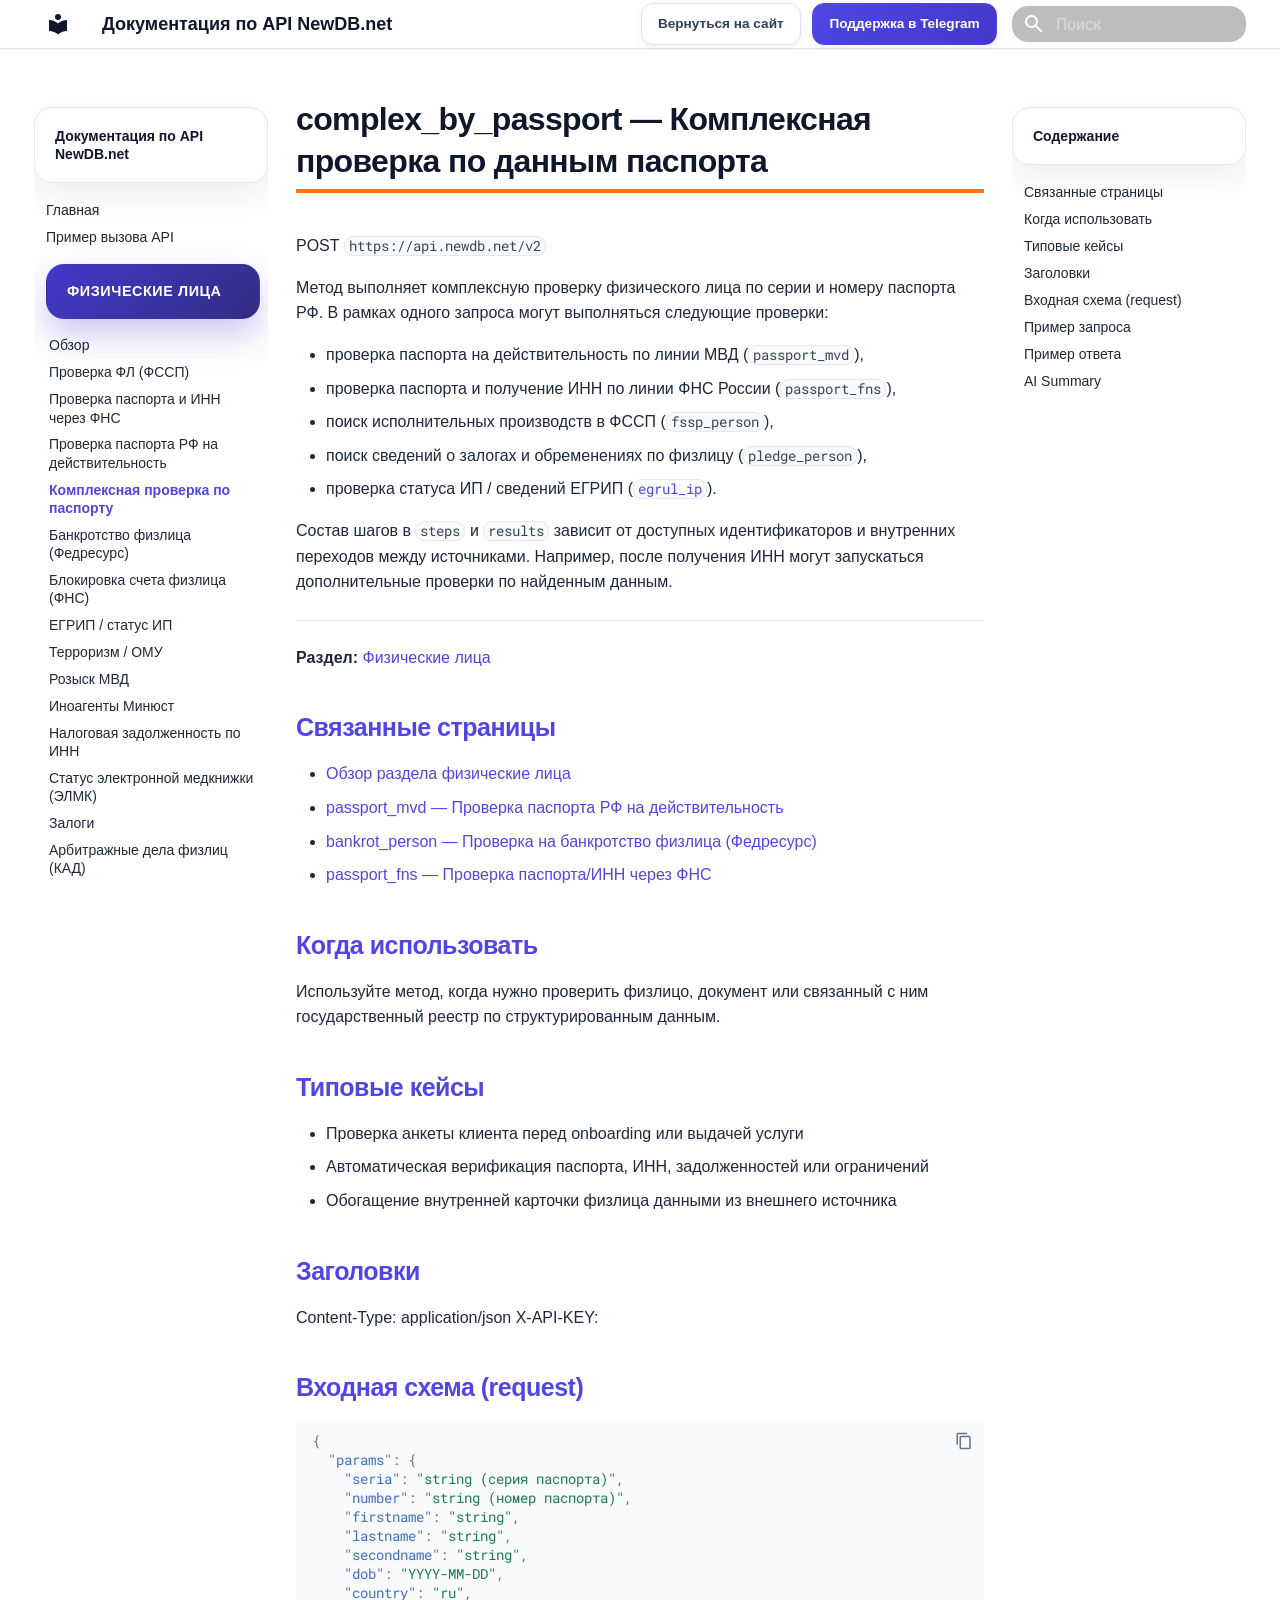
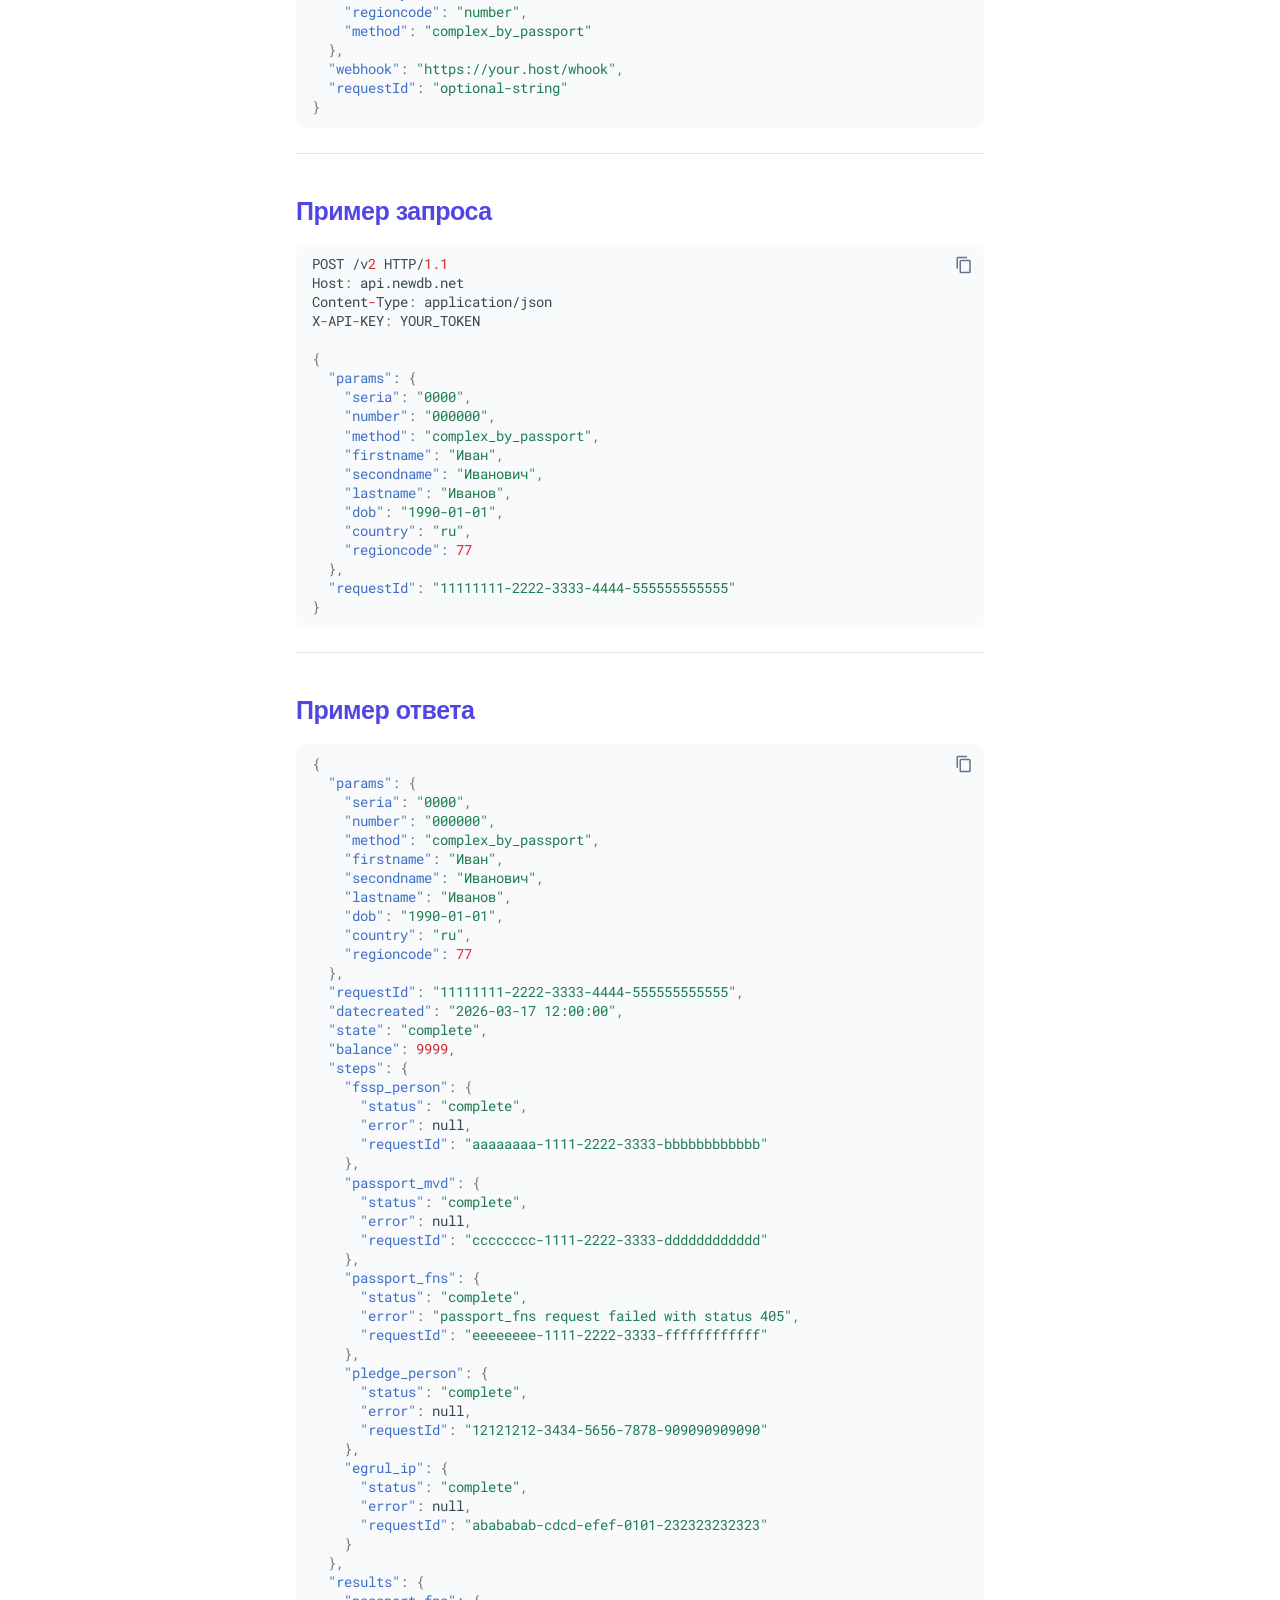
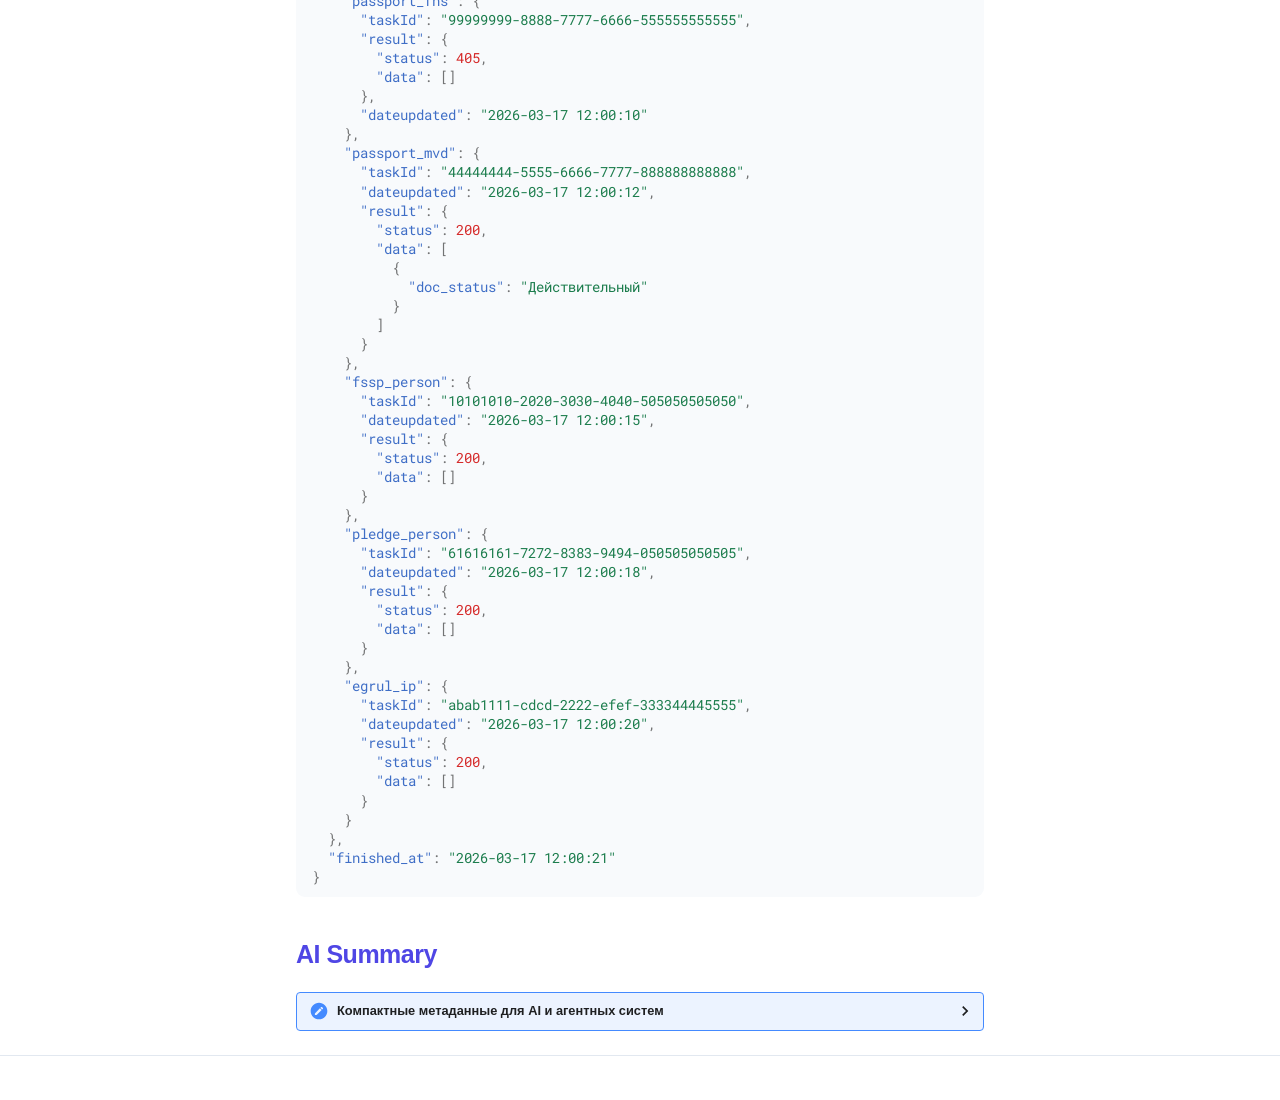
<file: site/fiz/04-complex_by_passport/index.html>
<!doctype html>
<html lang="ru" class="no-js">
  <head>
    
      <meta charset="utf-8">
      <meta name="viewport" content="width=device-width,initial-scale=1">
      
        <meta name="description" content="Метод NEWDB complex_by_passport объединяет проверки МВД, ФНС и ФССП для полного анализа физлица по данным паспорта.">
      
      
      
        <link rel="canonical" href="https://newdb.net/docs/fiz/04-complex_by_passport/">
      
      
        <link rel="prev" href="../03-passport_mvd/">
      
      
        <link rel="next" href="../05-fedresurs_bankrot/">
      
      
      <link rel="icon" href="../../assets/images/favicon.png">
      <meta name="generator" content="mkdocs-1.6.1, mkdocs-material-9.5.29">
    
    
      
        <title>complex_by_passport — комплексная проверка по паспорту - Документация по API NewDB.net</title>
      
    
    
      <link rel="stylesheet" href="../../assets/stylesheets/main.76a95c52.min.css">
      
      


    
    
      
    
    
      
        
        
        <link rel="preconnect" href="https://fonts.gstatic.com" crossorigin>
        <link rel="stylesheet" href="https://fonts.googleapis.com/css?family=Roboto:300,300i,400,400i,700,700i%7CRoboto+Mono:400,400i,700,700i&display=fallback">
        <style>:root{--md-text-font:"Roboto";--md-code-font:"Roboto Mono"}</style>
      
    
    
      <link rel="stylesheet" href="../../stylesheets/custom_theme.css">
    
    <script>__md_scope=new URL("../..",location),__md_hash=e=>[...e].reduce((e,_)=>(e<<5)-e+_.charCodeAt(0),0),__md_get=(e,_=localStorage,t=__md_scope)=>JSON.parse(_.getItem(t.pathname+"."+e)),__md_set=(e,_,t=localStorage,a=__md_scope)=>{try{t.setItem(a.pathname+"."+e,JSON.stringify(_))}catch(e){}}</script>
    
      

    
    
      
        <meta  name="keywords"  content="NEWDB API, complex_by_passport, композитная проверка, ФНС, МВД, ФССП" >
      
        <meta  property="og:title"  content="Комплексная проверка по паспорту — метод complex_by_passport" >
      
        <meta  property="og:description"  content="Единый API запрос, объединяющий проверки паспорта, ИНН и исполнительных производств." >
      
    
    
  </head>
  
  
    <body dir="ltr">
  
    
    <input class="md-toggle" data-md-toggle="drawer" type="checkbox" id="__drawer" autocomplete="off">
    <input class="md-toggle" data-md-toggle="search" type="checkbox" id="__search" autocomplete="off">
    <label class="md-overlay" for="__drawer"></label>
    <div data-md-component="skip">
      
        
        <a href="#complex_by_passport" class="md-skip">
          Перейти к содержанию
        </a>
      
    </div>
    <div data-md-component="announce">
      
    </div>
    
    
      

  

<header class="md-header md-header--shadow" data-md-component="header">
  <nav class="md-header__inner md-grid" aria-label="Верхний колонтитул">
    <a href="../.." title="Документация по API NewDB.net" class="md-header__button md-logo" aria-label="Документация по API NewDB.net" data-md-component="logo">
      
  
  <svg xmlns="http://www.w3.org/2000/svg" viewBox="0 0 24 24"><path d="M12 8a3 3 0 0 0 3-3 3 3 0 0 0-3-3 3 3 0 0 0-3 3 3 3 0 0 0 3 3m0 3.54C9.64 9.35 6.5 8 3 8v11c3.5 0 6.64 1.35 9 3.54 2.36-2.19 5.5-3.54 9-3.54V8c-3.5 0-6.64 1.35-9 3.54Z"/></svg>

    </a>
    <label class="md-header__button md-icon" for="__drawer">
      
      <svg xmlns="http://www.w3.org/2000/svg" viewBox="0 0 24 24"><path d="M3 6h18v2H3V6m0 5h18v2H3v-2m0 5h18v2H3v-2Z"/></svg>
    </label>
    <div class="md-header__title" data-md-component="header-title">
      <div class="md-header__ellipsis">
        <div class="md-header__topic">
          <span class="md-ellipsis">
            Документация по API NewDB.net
          </span>
        </div>
        <div class="md-header__topic" data-md-component="header-topic">
          <span class="md-ellipsis">
            
              complex_by_passport — комплексная проверка по паспорту
            
          </span>
        </div>
      </div>
    </div>
    
    
      <script>var media,input,key,value,palette=__md_get("__palette");if(palette&&palette.color){"(prefers-color-scheme)"===palette.color.media&&(media=matchMedia("(prefers-color-scheme: light)"),input=document.querySelector(media.matches?"[data-md-color-media='(prefers-color-scheme: light)']":"[data-md-color-media='(prefers-color-scheme: dark)']"),palette.color.media=input.getAttribute("data-md-color-media"),palette.color.scheme=input.getAttribute("data-md-color-scheme"),palette.color.primary=input.getAttribute("data-md-color-primary"),palette.color.accent=input.getAttribute("data-md-color-accent"));for([key,value]of Object.entries(palette.color))document.body.setAttribute("data-md-color-"+key,value)}</script>
    
    
    
      <label class="md-header__button md-icon" for="__search">
        
        <svg xmlns="http://www.w3.org/2000/svg" viewBox="0 0 24 24"><path d="M9.5 3A6.5 6.5 0 0 1 16 9.5c0 1.61-.59 3.09-1.56 4.23l.27.27h.79l5 5-1.5 1.5-5-5v-.79l-.27-.27A6.516 6.516 0 0 1 9.5 16 6.5 6.5 0 0 1 3 9.5 6.5 6.5 0 0 1 9.5 3m0 2C7 5 5 7 5 9.5S7 14 9.5 14 14 12 14 9.5 12 5 9.5 5Z"/></svg>
      </label>
      <div class="md-search" data-md-component="search" role="dialog">
  <label class="md-search__overlay" for="__search"></label>
  <div class="md-search__inner" role="search">
    <form class="md-search__form" name="search">
      <input type="text" class="md-search__input" name="query" aria-label="Поиск" placeholder="Поиск" autocapitalize="off" autocorrect="off" autocomplete="off" spellcheck="false" data-md-component="search-query" required>
      <label class="md-search__icon md-icon" for="__search">
        
        <svg xmlns="http://www.w3.org/2000/svg" viewBox="0 0 24 24"><path d="M9.5 3A6.5 6.5 0 0 1 16 9.5c0 1.61-.59 3.09-1.56 4.23l.27.27h.79l5 5-1.5 1.5-5-5v-.79l-.27-.27A6.516 6.516 0 0 1 9.5 16 6.5 6.5 0 0 1 3 9.5 6.5 6.5 0 0 1 9.5 3m0 2C7 5 5 7 5 9.5S7 14 9.5 14 14 12 14 9.5 12 5 9.5 5Z"/></svg>
        
        <svg xmlns="http://www.w3.org/2000/svg" viewBox="0 0 24 24"><path d="M20 11v2H8l5.5 5.5-1.42 1.42L4.16 12l7.92-7.92L13.5 5.5 8 11h12Z"/></svg>
      </label>
      <nav class="md-search__options" aria-label="Поиск">
        
        <button type="reset" class="md-search__icon md-icon" title="Очистить" aria-label="Очистить" tabindex="-1">
          
          <svg xmlns="http://www.w3.org/2000/svg" viewBox="0 0 24 24"><path d="M19 6.41 17.59 5 12 10.59 6.41 5 5 6.41 10.59 12 5 17.59 6.41 19 12 13.41 17.59 19 19 17.59 13.41 12 19 6.41Z"/></svg>
        </button>
      </nav>
      
        <div class="md-search__suggest" data-md-component="search-suggest"></div>
      
    </form>
    <div class="md-search__output">
      <div class="md-search__scrollwrap" tabindex="0" data-md-scrollfix>
        <div class="md-search-result" data-md-component="search-result">
          <div class="md-search-result__meta">
            Инициализация поиска
          </div>
          <ol class="md-search-result__list" role="presentation"></ol>
        </div>
      </div>
    </div>
  </div>
</div>
    
    
  </nav>
  
</header>
    
    <div class="md-container" data-md-component="container">
      
      
        
          
        
      
      <main class="md-main" data-md-component="main">
        <div class="md-main__inner md-grid">
          
            
              
              <div class="md-sidebar md-sidebar--primary" data-md-component="sidebar" data-md-type="navigation" >
                <div class="md-sidebar__scrollwrap">
                  <div class="md-sidebar__inner">
                    



<nav class="md-nav md-nav--primary" aria-label="Навигация" data-md-level="0">
  <label class="md-nav__title" for="__drawer">
    <a href="../.." title="Документация по API NewDB.net" class="md-nav__button md-logo" aria-label="Документация по API NewDB.net" data-md-component="logo">
      
  
  <svg xmlns="http://www.w3.org/2000/svg" viewBox="0 0 24 24"><path d="M12 8a3 3 0 0 0 3-3 3 3 0 0 0-3-3 3 3 0 0 0-3 3 3 3 0 0 0 3 3m0 3.54C9.64 9.35 6.5 8 3 8v11c3.5 0 6.64 1.35 9 3.54 2.36-2.19 5.5-3.54 9-3.54V8c-3.5 0-6.64 1.35-9 3.54Z"/></svg>

    </a>
    Документация по API NewDB.net
  </label>
  
  <ul class="md-nav__list" data-md-scrollfix>
    
      
      
  
  
  
  
    <li class="md-nav__item">
      <a href="../.." class="md-nav__link">
        
  
  <span class="md-ellipsis">
    Главная
  </span>
  

      </a>
    </li>
  

    
      
      
  
  
  
  
    <li class="md-nav__item">
      <a href="../../api-example/" class="md-nav__link">
        
  
  <span class="md-ellipsis">
    Пример вызова API
  </span>
  

      </a>
    </li>
  

    
      
      
  
  
    
  
  
  
    
    
    
      
        
        
      
    
    
    <li class="md-nav__item md-nav__item--active md-nav__item--section md-nav__item--nested">
      
        
        
        <input class="md-nav__toggle md-toggle " type="checkbox" id="__nav_3" checked>
        
          
          <label class="md-nav__link" for="__nav_3" id="__nav_3_label" tabindex="">
            
  
  <span class="md-ellipsis">
    Физические лица
  </span>
  

            <span class="md-nav__icon md-icon"></span>
          </label>
        
        <nav class="md-nav" data-md-level="1" aria-labelledby="__nav_3_label" aria-expanded="true">
          <label class="md-nav__title" for="__nav_3">
            <span class="md-nav__icon md-icon"></span>
            Физические лица
          </label>
          <ul class="md-nav__list" data-md-scrollfix>
            
              
                
  
  
  
  
    <li class="md-nav__item">
      <a href="../" class="md-nav__link">
        
  
  <span class="md-ellipsis">
    Обзор
  </span>
  

      </a>
    </li>
  

              
            
              
                
  
  
  
  
    <li class="md-nav__item">
      <a href="../01-fssp_person/" class="md-nav__link">
        
  
  <span class="md-ellipsis">
    Проверка ФЛ (ФССП)
  </span>
  

      </a>
    </li>
  

              
            
              
                
  
  
  
  
    <li class="md-nav__item">
      <a href="../02-passport_fns/" class="md-nav__link">
        
  
  <span class="md-ellipsis">
    Проверка паспорта и ИНН через ФНС
  </span>
  

      </a>
    </li>
  

              
            
              
                
  
  
  
  
    <li class="md-nav__item">
      <a href="../03-passport_mvd/" class="md-nav__link">
        
  
  <span class="md-ellipsis">
    Проверка паспорта РФ на действительность
  </span>
  

      </a>
    </li>
  

              
            
              
                
  
  
    
  
  
  
    <li class="md-nav__item md-nav__item--active">
      
      <input class="md-nav__toggle md-toggle" type="checkbox" id="__toc">
      
      
        
      
      
        <label class="md-nav__link md-nav__link--active" for="__toc">
          
  
  <span class="md-ellipsis">
    Комплексная проверка по паспорту
  </span>
  

          <span class="md-nav__icon md-icon"></span>
        </label>
      
      <a href="./" class="md-nav__link md-nav__link--active">
        
  
  <span class="md-ellipsis">
    Комплексная проверка по паспорту
  </span>
  

      </a>
      
        

<nav class="md-nav md-nav--secondary" aria-label="Содержание">
  
  
  
    
  
  
    <label class="md-nav__title" for="__toc">
      <span class="md-nav__icon md-icon"></span>
      Содержание
    </label>
    <ul class="md-nav__list" data-md-component="toc" data-md-scrollfix>
      
        <li class="md-nav__item">
  <a href="#_1" class="md-nav__link">
    <span class="md-ellipsis">
      Связанные страницы
    </span>
  </a>
  
</li>
      
        <li class="md-nav__item">
  <a href="#_2" class="md-nav__link">
    <span class="md-ellipsis">
      Когда использовать
    </span>
  </a>
  
</li>
      
        <li class="md-nav__item">
  <a href="#_3" class="md-nav__link">
    <span class="md-ellipsis">
      Типовые кейсы
    </span>
  </a>
  
</li>
      
        <li class="md-nav__item">
  <a href="#_4" class="md-nav__link">
    <span class="md-ellipsis">
      Заголовки
    </span>
  </a>
  
</li>
      
        <li class="md-nav__item">
  <a href="#request" class="md-nav__link">
    <span class="md-ellipsis">
      Входная схема (request)
    </span>
  </a>
  
</li>
      
        <li class="md-nav__item">
  <a href="#_5" class="md-nav__link">
    <span class="md-ellipsis">
      Пример запроса
    </span>
  </a>
  
</li>
      
        <li class="md-nav__item">
  <a href="#_6" class="md-nav__link">
    <span class="md-ellipsis">
      Пример ответа
    </span>
  </a>
  
</li>
      
        <li class="md-nav__item">
  <a href="#ai-summary" class="md-nav__link">
    <span class="md-ellipsis">
      AI Summary
    </span>
  </a>
  
</li>
      
    </ul>
  
</nav>
      
    </li>
  

              
            
              
                
  
  
  
  
    <li class="md-nav__item">
      <a href="../05-fedresurs_bankrot/" class="md-nav__link">
        
  
  <span class="md-ellipsis">
    Банкротство физлица (Федресурс)
  </span>
  

      </a>
    </li>
  

              
            
              
                
  
  
  
  
    <li class="md-nav__item">
      <a href="../10-fns_block_person/" class="md-nav__link">
        
  
  <span class="md-ellipsis">
    Блокировка счета физлица (ФНС)
  </span>
  

      </a>
    </li>
  

              
            
              
                
  
  
  
  
    <li class="md-nav__item">
      <a href="../11-egrul_ip/" class="md-nav__link">
        
  
  <span class="md-ellipsis">
    ЕГРИП / статус ИП
  </span>
  

      </a>
    </li>
  

              
            
              
                
  
  
  
  
    <li class="md-nav__item">
      <a href="../12-terrorist/" class="md-nav__link">
        
  
  <span class="md-ellipsis">
    Терроризм / ОМУ
  </span>
  

      </a>
    </li>
  

              
            
              
                
  
  
  
  
    <li class="md-nav__item">
      <a href="../13-mvd_wanted/" class="md-nav__link">
        
  
  <span class="md-ellipsis">
    Розыск МВД
  </span>
  

      </a>
    </li>
  

              
            
              
                
  
  
  
  
    <li class="md-nav__item">
      <a href="../14-inoagent/" class="md-nav__link">
        
  
  <span class="md-ellipsis">
    Иноагенты Минюст
  </span>
  

      </a>
    </li>
  

              
            
              
                
  
  
  
  
    <li class="md-nav__item">
      <a href="../08-nalog_debt/" class="md-nav__link">
        
  
  <span class="md-ellipsis">
    Налоговая задолженность по ИНН
  </span>
  

      </a>
    </li>
  

              
            
              
                
  
  
  
  
    <li class="md-nav__item">
      <a href="../09-elmk_registry/" class="md-nav__link">
        
  
  <span class="md-ellipsis">
    Статус электронной медкнижки (ЭЛМК)
  </span>
  

      </a>
    </li>
  

              
            
              
                
  
  
  
  
    <li class="md-nav__item">
      <a href="../06-pledge_person/" class="md-nav__link">
        
  
  <span class="md-ellipsis">
    Залоги
  </span>
  

      </a>
    </li>
  

              
            
              
                
  
  
  
  
    <li class="md-nav__item">
      <a href="../07-arbitr_person/" class="md-nav__link">
        
  
  <span class="md-ellipsis">
    Арбитражные дела физлиц (КАД)
  </span>
  

      </a>
    </li>
  

              
            
          </ul>
        </nav>
      
    </li>
  

    
      
      
  
  
  
  
    
    
    
      
        
        
      
    
    
    <li class="md-nav__item md-nav__item--section md-nav__item--nested">
      
        
        
        <input class="md-nav__toggle md-toggle " type="checkbox" id="__nav_4" >
        
          
          <label class="md-nav__link" for="__nav_4" id="__nav_4_label" tabindex="">
            
  
  <span class="md-ellipsis">
    Иностранные граждане
  </span>
  

            <span class="md-nav__icon md-icon"></span>
          </label>
        
        <nav class="md-nav" data-md-level="1" aria-labelledby="__nav_4_label" aria-expanded="false">
          <label class="md-nav__title" for="__nav_4">
            <span class="md-nav__icon md-icon"></span>
            Иностранные граждане
          </label>
          <ul class="md-nav__list" data-md-scrollfix>
            
              
                
  
  
  
  
    <li class="md-nav__item">
      <a href="../../foreign/" class="md-nav__link">
        
  
  <span class="md-ellipsis">
    Обзор
  </span>
  

      </a>
    </li>
  

              
            
              
                
  
  
  
  
    <li class="md-nav__item">
      <a href="../../foreign/01-foreign_vng/" class="md-nav__link">
        
  
  <span class="md-ellipsis">
    Вид на жительство (ВНЖ)
  </span>
  

      </a>
    </li>
  

              
            
              
                
  
  
  
  
    <li class="md-nav__item">
      <a href="../../foreign/02-foreign_patent/" class="md-nav__link">
        
  
  <span class="md-ellipsis">
    Патент
  </span>
  

      </a>
    </li>
  

              
            
              
                
  
  
  
  
    <li class="md-nav__item">
      <a href="../../foreign/07-foreign_patent_msk/" class="md-nav__link">
        
  
  <span class="md-ellipsis">
    Патент (Москва)
  </span>
  

      </a>
    </li>
  

              
            
              
                
  
  
  
  
    <li class="md-nav__item">
      <a href="../../foreign/08-foreign_patent_mo/" class="md-nav__link">
        
  
  <span class="md-ellipsis">
    Патент (Московская область)
  </span>
  

      </a>
    </li>
  

              
            
              
                
  
  
  
  
    <li class="md-nav__item">
      <a href="../../foreign/03-foreign_rvp_stamp/" class="md-nav__link">
        
  
  <span class="md-ellipsis">
    РВП (штамп)
  </span>
  

      </a>
    </li>
  

              
            
              
                
  
  
  
  
    <li class="md-nav__item">
      <a href="../../foreign/04-foreign_rvp_blank/" class="md-nav__link">
        
  
  <span class="md-ellipsis">
    РВП (бланк)
  </span>
  

      </a>
    </li>
  

              
            
              
                
  
  
  
  
    <li class="md-nav__item">
      <a href="../../foreign/05-foreign_rnr/" class="md-nav__link">
        
  
  <span class="md-ellipsis">
    Разрешение на работу
  </span>
  

      </a>
    </li>
  

              
            
              
                
  
  
  
  
    <li class="md-nav__item">
      <a href="../../foreign/06-foreign_rkl/" class="md-nav__link">
        
  
  <span class="md-ellipsis">
    Реестр контролируемых лиц (RKL)
  </span>
  

      </a>
    </li>
  

              
            
          </ul>
        </nav>
      
    </li>
  

    
      
      
  
  
  
  
    
    
    
      
        
        
      
    
    
    <li class="md-nav__item md-nav__item--section md-nav__item--nested">
      
        
        
        <input class="md-nav__toggle md-toggle " type="checkbox" id="__nav_5" >
        
          
          <label class="md-nav__link" for="__nav_5" id="__nav_5_label" tabindex="">
            
  
  <span class="md-ellipsis">
    Юридические лица
  </span>
  

            <span class="md-nav__icon md-icon"></span>
          </label>
        
        <nav class="md-nav" data-md-level="1" aria-labelledby="__nav_5_label" aria-expanded="false">
          <label class="md-nav__title" for="__nav_5">
            <span class="md-nav__icon md-icon"></span>
            Юридические лица
          </label>
          <ul class="md-nav__list" data-md-scrollfix>
            
              
                
  
  
  
  
    <li class="md-nav__item">
      <a href="../../legal/" class="md-nav__link">
        
  
  <span class="md-ellipsis">
    Обзор
  </span>
  

      </a>
    </li>
  

              
            
              
                
  
  
  
  
    <li class="md-nav__item">
      <a href="../../legal/01-arbitr_legal/" class="md-nav__link">
        
  
  <span class="md-ellipsis">
    Арбитражные дела юрлиц (КАД)
  </span>
  

      </a>
    </li>
  

              
            
              
                
  
  
  
  
    <li class="md-nav__item">
      <a href="../../legal/02-fns_block/" class="md-nav__link">
        
  
  <span class="md-ellipsis">
    Блокировка счета ФНС
  </span>
  

      </a>
    </li>
  

              
            
              
                
  
  
  
  
    <li class="md-nav__item">
      <a href="../../legal/03-bankrot_legal/" class="md-nav__link">
        
  
  <span class="md-ellipsis">
    Банкротство юрлица (Федресурс)
  </span>
  

      </a>
    </li>
  

              
            
              
                
  
  
  
  
    <li class="md-nav__item">
      <a href="../../legal/04-egrul/" class="md-nav__link">
        
  
  <span class="md-ellipsis">
    ЕГРЮЛ / Прозрачный бизнес
  </span>
  

      </a>
    </li>
  

              
            
              
                
  
  
  
  
    <li class="md-nav__item">
      <a href="../../legal/05-fssp_legal/" class="md-nav__link">
        
  
  <span class="md-ellipsis">
    ФССП по ИНН юрлица
  </span>
  

      </a>
    </li>
  

              
            
              
                
  
  
  
  
    <li class="md-nav__item">
      <a href="../../legal/07-pledge_legal/" class="md-nav__link">
        
  
  <span class="md-ellipsis">
    Залоги юрлица
  </span>
  

      </a>
    </li>
  

              
            
              
                
  
  
  
  
    <li class="md-nav__item">
      <a href="../../legal/06-complex_by_inn/" class="md-nav__link">
        
  
  <span class="md-ellipsis">
    Комплексная проверка компании по ИНН
  </span>
  

      </a>
    </li>
  

              
            
          </ul>
        </nav>
      
    </li>
  

    
      
      
  
  
  
  
    
    
    
      
        
        
      
    
    
    <li class="md-nav__item md-nav__item--section md-nav__item--nested">
      
        
        
        <input class="md-nav__toggle md-toggle " type="checkbox" id="__nav_6" >
        
          
          <label class="md-nav__link" for="__nav_6" id="__nav_6_label" tabindex="">
            
  
  <span class="md-ellipsis">
    ГАС Правосудие
  </span>
  

            <span class="md-nav__icon md-icon"></span>
          </label>
        
        <nav class="md-nav" data-md-level="1" aria-labelledby="__nav_6_label" aria-expanded="false">
          <label class="md-nav__title" for="__nav_6">
            <span class="md-nav__icon md-icon"></span>
            ГАС Правосудие
          </label>
          <ul class="md-nav__list" data-md-scrollfix>
            
              
                
  
  
  
  
    <li class="md-nav__item">
      <a href="../../gas/" class="md-nav__link">
        
  
  <span class="md-ellipsis">
    Обзор
  </span>
  

      </a>
    </li>
  

              
            
              
                
  
  
  
  
    <li class="md-nav__item">
      <a href="../../gas/01-pravo_cases_details/" class="md-nav__link">
        
  
  <span class="md-ellipsis">
    Детали судебного дела по NewdbID
  </span>
  

      </a>
    </li>
  

              
            
              
                
  
  
  
  
    <li class="md-nav__item">
      <a href="../../gas/02-pravo_search/" class="md-nav__link">
        
  
  <span class="md-ellipsis">
    Поиск судебных дел
  </span>
  

      </a>
    </li>
  

              
            
              
                
  
  
  
  
    <li class="md-nav__item">
      <a href="../../gas/03-act_text_search/" class="md-nav__link">
        
  
  <span class="md-ellipsis">
    Поиск по текстам актов
  </span>
  

      </a>
    </li>
  

              
            
          </ul>
        </nav>
      
    </li>
  

    
      
      
  
  
  
  
    
    
    
      
        
        
      
    
    
    <li class="md-nav__item md-nav__item--section md-nav__item--nested">
      
        
        
        <input class="md-nav__toggle md-toggle " type="checkbox" id="__nav_7" >
        
          
          <label class="md-nav__link" for="__nav_7" id="__nav_7_label" tabindex="">
            
  
  <span class="md-ellipsis">
    Имущество
  </span>
  

            <span class="md-nav__icon md-icon"></span>
          </label>
        
        <nav class="md-nav" data-md-level="1" aria-labelledby="__nav_7_label" aria-expanded="false">
          <label class="md-nav__title" for="__nav_7">
            <span class="md-nav__icon md-icon"></span>
            Имущество
          </label>
          <ul class="md-nav__list" data-md-scrollfix>
            
              
                
  
  
  
  
    <li class="md-nav__item">
      <a href="../../property/" class="md-nav__link">
        
  
  <span class="md-ellipsis">
    Обзор
  </span>
  

      </a>
    </li>
  

              
            
              
                
  
  
  
  
    <li class="md-nav__item">
      <a href="../../property/01-rosreestr/" class="md-nav__link">
        
  
  <span class="md-ellipsis">
    Росреестр
  </span>
  

      </a>
    </li>
  

              
            
              
                
  
  
  
  
    <li class="md-nav__item">
      <a href="../../property/02-pledge_property/" class="md-nav__link">
        
  
  <span class="md-ellipsis">
    Залог по ID
  </span>
  

      </a>
    </li>
  

              
            
              
                
  
  
  
  
    <li class="md-nav__item">
      <a href="../../property/03-pledge_vin/" class="md-nav__link">
        
  
  <span class="md-ellipsis">
    Залог по VIN
  </span>
  

      </a>
    </li>
  

              
            
              
                
  
  
  
  
    <li class="md-nav__item">
      <a href="../../property/04-nspd_cadastr/" class="md-nav__link">
        
  
  <span class="md-ellipsis">
    Геоданные по кадастровому номеру
  </span>
  

      </a>
    </li>
  

              
            
              
                
  
  
  
  
    <li class="md-nav__item">
      <a href="../../property/05-realty_price/" class="md-nav__link">
        
  
  <span class="md-ellipsis">
    Оценка стоимости недвижимости
  </span>
  

      </a>
    </li>
  

              
            
          </ul>
        </nav>
      
    </li>
  

    
  </ul>
</nav>
                  </div>
                </div>
              </div>
            
            
              
              <div class="md-sidebar md-sidebar--secondary" data-md-component="sidebar" data-md-type="toc" >
                <div class="md-sidebar__scrollwrap">
                  <div class="md-sidebar__inner">
                    

<nav class="md-nav md-nav--secondary" aria-label="Содержание">
  
  
  
    
  
  
    <label class="md-nav__title" for="__toc">
      <span class="md-nav__icon md-icon"></span>
      Содержание
    </label>
    <ul class="md-nav__list" data-md-component="toc" data-md-scrollfix>
      
        <li class="md-nav__item">
  <a href="#_1" class="md-nav__link">
    <span class="md-ellipsis">
      Связанные страницы
    </span>
  </a>
  
</li>
      
        <li class="md-nav__item">
  <a href="#_2" class="md-nav__link">
    <span class="md-ellipsis">
      Когда использовать
    </span>
  </a>
  
</li>
      
        <li class="md-nav__item">
  <a href="#_3" class="md-nav__link">
    <span class="md-ellipsis">
      Типовые кейсы
    </span>
  </a>
  
</li>
      
        <li class="md-nav__item">
  <a href="#_4" class="md-nav__link">
    <span class="md-ellipsis">
      Заголовки
    </span>
  </a>
  
</li>
      
        <li class="md-nav__item">
  <a href="#request" class="md-nav__link">
    <span class="md-ellipsis">
      Входная схема (request)
    </span>
  </a>
  
</li>
      
        <li class="md-nav__item">
  <a href="#_5" class="md-nav__link">
    <span class="md-ellipsis">
      Пример запроса
    </span>
  </a>
  
</li>
      
        <li class="md-nav__item">
  <a href="#_6" class="md-nav__link">
    <span class="md-ellipsis">
      Пример ответа
    </span>
  </a>
  
</li>
      
        <li class="md-nav__item">
  <a href="#ai-summary" class="md-nav__link">
    <span class="md-ellipsis">
      AI Summary
    </span>
  </a>
  
</li>
      
    </ul>
  
</nav>
                  </div>
                </div>
              </div>
            
          
          
            <div class="md-content" data-md-component="content">
              <article class="md-content__inner md-typeset">
                
                  


<h1 id="complex_by_passport">complex_by_passport — Комплексная проверка по данным паспорта<a class="headerlink" href="#complex_by_passport" title="Permanent link">&para;</a></h1>
<p>POST <code>https://api.newdb.net/v2</code></p>
<p>Метод выполняет комплексную проверку физического лица по серии и номеру паспорта РФ.
В рамках одного запроса могут выполняться следующие проверки:</p>
<ul>
<li>проверка паспорта на действительность по линии МВД (<code>passport_mvd</code>),</li>
<li>проверка паспорта и получение ИНН по линии ФНС России (<code>passport_fns</code>),</li>
<li>поиск исполнительных производств в ФССП (<code>fssp_person</code>),</li>
<li>поиск сведений о залогах и обременениях по физлицу (<code>pledge_person</code>),</li>
<li>проверка статуса ИП / сведений ЕГРИП (<a href="../11-egrul_ip/"><code>egrul_ip</code></a>).</li>
</ul>
<p>Состав шагов в <code>steps</code> и <code>results</code> зависит от доступных идентификаторов и внутренних переходов между источниками. Например, после получения ИНН могут запускаться дополнительные проверки по найденным данным.</p>
<hr />
<p><strong>Раздел:</strong> <a href="../">Физические лица</a></p>
<h2 id="_1">Связанные страницы<a class="headerlink" href="#_1" title="Permanent link">&para;</a></h2>
<ul>
<li><a href="../">Обзор раздела физические лица</a></li>
<li><a href="../03-passport_mvd/">passport_mvd — Проверка паспорта РФ на действительность</a></li>
<li><a href="../05-fedresurs_bankrot/">bankrot_person — Проверка на банкротство физлица (Федресурс)</a></li>
<li><a href="../02-passport_fns/">passport_fns — Проверка  паспорта/ИНН через ФНС</a></li>
</ul>
<h2 id="_2">Когда использовать<a class="headerlink" href="#_2" title="Permanent link">&para;</a></h2>
<p>Используйте метод, когда нужно проверить физлицо, документ или связанный с ним государственный реестр по структурированным данным.</p>
<h2 id="_3">Типовые кейсы<a class="headerlink" href="#_3" title="Permanent link">&para;</a></h2>
<ul>
<li>Проверка анкеты клиента перед onboarding или выдачей услуги</li>
<li>Автоматическая верификация паспорта, ИНН, задолженностей или ограничений</li>
<li>Обогащение внутренней карточки физлица данными из внешнего источника</li>
</ul>
<h2 id="_4">Заголовки<a class="headerlink" href="#_4" title="Permanent link">&para;</a></h2>
<p>Content-Type: application/json
X-API-KEY: <your_token></p>
<h2 id="request">Входная схема (request)<a class="headerlink" href="#request" title="Permanent link">&para;</a></h2>
<div class="highlight"><pre><span></span><code><span class="p">{</span>
<span class="w">  </span><span class="nt">&quot;params&quot;</span><span class="p">:</span><span class="w"> </span><span class="p">{</span>
<span class="w">    </span><span class="nt">&quot;seria&quot;</span><span class="p">:</span><span class="w"> </span><span class="s2">&quot;string (серия паспорта)&quot;</span><span class="p">,</span>
<span class="w">    </span><span class="nt">&quot;number&quot;</span><span class="p">:</span><span class="w"> </span><span class="s2">&quot;string (номер паспорта)&quot;</span><span class="p">,</span>
<span class="w">    </span><span class="nt">&quot;firstname&quot;</span><span class="p">:</span><span class="w"> </span><span class="s2">&quot;string&quot;</span><span class="p">,</span>
<span class="w">    </span><span class="nt">&quot;lastname&quot;</span><span class="p">:</span><span class="w"> </span><span class="s2">&quot;string&quot;</span><span class="p">,</span>
<span class="w">    </span><span class="nt">&quot;secondname&quot;</span><span class="p">:</span><span class="w"> </span><span class="s2">&quot;string&quot;</span><span class="p">,</span>
<span class="w">    </span><span class="nt">&quot;dob&quot;</span><span class="p">:</span><span class="w"> </span><span class="s2">&quot;YYYY-MM-DD&quot;</span><span class="p">,</span>
<span class="w">    </span><span class="nt">&quot;country&quot;</span><span class="p">:</span><span class="w"> </span><span class="s2">&quot;ru&quot;</span><span class="p">,</span>
<span class="w">    </span><span class="nt">&quot;regioncode&quot;</span><span class="p">:</span><span class="w"> </span><span class="s2">&quot;number&quot;</span><span class="p">,</span>
<span class="w">    </span><span class="nt">&quot;method&quot;</span><span class="p">:</span><span class="w"> </span><span class="s2">&quot;complex_by_passport&quot;</span>
<span class="w">  </span><span class="p">},</span>
<span class="w">  </span><span class="nt">&quot;webhook&quot;</span><span class="p">:</span><span class="w"> </span><span class="s2">&quot;https://your.host/whook&quot;</span><span class="p">,</span>
<span class="w">  </span><span class="nt">&quot;requestId&quot;</span><span class="p">:</span><span class="w"> </span><span class="s2">&quot;optional-string&quot;</span>
<span class="p">}</span>
</code></pre></div>
<hr />
<h2 id="_5">Пример запроса<a class="headerlink" href="#_5" title="Permanent link">&para;</a></h2>
<div class="highlight"><pre><span></span><code><span class="err">POST</span><span class="w"> </span><span class="err">/v</span><span class="mi">2</span><span class="w"> </span><span class="err">HTTP/</span><span class="mf">1.1</span>
<span class="err">Hos</span><span class="kc">t</span><span class="p">:</span><span class="w"> </span><span class="err">api.</span><span class="kc">ne</span><span class="err">wdb.</span><span class="kc">net</span>
<span class="err">Co</span><span class="kc">ntent</span><span class="mi">-</span><span class="err">Type</span><span class="p">:</span><span class="w"> </span><span class="err">applica</span><span class="kc">t</span><span class="err">io</span><span class="kc">n</span><span class="err">/jso</span><span class="kc">n</span>
<span class="err">X</span><span class="mi">-</span><span class="err">API</span><span class="mi">-</span><span class="err">KEY</span><span class="p">:</span><span class="w"> </span><span class="err">YOUR_TOKEN</span>

<span class="p">{</span>
<span class="w">  </span><span class="nt">&quot;params&quot;</span><span class="p">:</span><span class="w"> </span><span class="p">{</span>
<span class="w">    </span><span class="nt">&quot;seria&quot;</span><span class="p">:</span><span class="w"> </span><span class="s2">&quot;0000&quot;</span><span class="p">,</span>
<span class="w">    </span><span class="nt">&quot;number&quot;</span><span class="p">:</span><span class="w"> </span><span class="s2">&quot;000000&quot;</span><span class="p">,</span>
<span class="w">    </span><span class="nt">&quot;method&quot;</span><span class="p">:</span><span class="w"> </span><span class="s2">&quot;complex_by_passport&quot;</span><span class="p">,</span>
<span class="w">    </span><span class="nt">&quot;firstname&quot;</span><span class="p">:</span><span class="w"> </span><span class="s2">&quot;Иван&quot;</span><span class="p">,</span>
<span class="w">    </span><span class="nt">&quot;secondname&quot;</span><span class="p">:</span><span class="w"> </span><span class="s2">&quot;Иванович&quot;</span><span class="p">,</span>
<span class="w">    </span><span class="nt">&quot;lastname&quot;</span><span class="p">:</span><span class="w"> </span><span class="s2">&quot;Иванов&quot;</span><span class="p">,</span>
<span class="w">    </span><span class="nt">&quot;dob&quot;</span><span class="p">:</span><span class="w"> </span><span class="s2">&quot;1990-01-01&quot;</span><span class="p">,</span>
<span class="w">    </span><span class="nt">&quot;country&quot;</span><span class="p">:</span><span class="w"> </span><span class="s2">&quot;ru&quot;</span><span class="p">,</span>
<span class="w">    </span><span class="nt">&quot;regioncode&quot;</span><span class="p">:</span><span class="w"> </span><span class="mi">77</span>
<span class="w">  </span><span class="p">},</span>
<span class="w">  </span><span class="nt">&quot;requestId&quot;</span><span class="p">:</span><span class="w"> </span><span class="s2">&quot;11111111-2222-3333-4444-555555555555&quot;</span>
<span class="p">}</span>
</code></pre></div>
<hr />
<h2 id="_6">Пример ответа<a class="headerlink" href="#_6" title="Permanent link">&para;</a></h2>
<div class="highlight"><pre><span></span><code><span class="p">{</span>
<span class="w">  </span><span class="nt">&quot;params&quot;</span><span class="p">:</span><span class="w"> </span><span class="p">{</span>
<span class="w">    </span><span class="nt">&quot;seria&quot;</span><span class="p">:</span><span class="w"> </span><span class="s2">&quot;0000&quot;</span><span class="p">,</span>
<span class="w">    </span><span class="nt">&quot;number&quot;</span><span class="p">:</span><span class="w"> </span><span class="s2">&quot;000000&quot;</span><span class="p">,</span>
<span class="w">    </span><span class="nt">&quot;method&quot;</span><span class="p">:</span><span class="w"> </span><span class="s2">&quot;complex_by_passport&quot;</span><span class="p">,</span>
<span class="w">    </span><span class="nt">&quot;firstname&quot;</span><span class="p">:</span><span class="w"> </span><span class="s2">&quot;Иван&quot;</span><span class="p">,</span>
<span class="w">    </span><span class="nt">&quot;secondname&quot;</span><span class="p">:</span><span class="w"> </span><span class="s2">&quot;Иванович&quot;</span><span class="p">,</span>
<span class="w">    </span><span class="nt">&quot;lastname&quot;</span><span class="p">:</span><span class="w"> </span><span class="s2">&quot;Иванов&quot;</span><span class="p">,</span>
<span class="w">    </span><span class="nt">&quot;dob&quot;</span><span class="p">:</span><span class="w"> </span><span class="s2">&quot;1990-01-01&quot;</span><span class="p">,</span>
<span class="w">    </span><span class="nt">&quot;country&quot;</span><span class="p">:</span><span class="w"> </span><span class="s2">&quot;ru&quot;</span><span class="p">,</span>
<span class="w">    </span><span class="nt">&quot;regioncode&quot;</span><span class="p">:</span><span class="w"> </span><span class="mi">77</span>
<span class="w">  </span><span class="p">},</span>
<span class="w">  </span><span class="nt">&quot;requestId&quot;</span><span class="p">:</span><span class="w"> </span><span class="s2">&quot;11111111-2222-3333-4444-555555555555&quot;</span><span class="p">,</span>
<span class="w">  </span><span class="nt">&quot;datecreated&quot;</span><span class="p">:</span><span class="w"> </span><span class="s2">&quot;2026-03-17 12:00:00&quot;</span><span class="p">,</span>
<span class="w">  </span><span class="nt">&quot;state&quot;</span><span class="p">:</span><span class="w"> </span><span class="s2">&quot;complete&quot;</span><span class="p">,</span>
<span class="w">  </span><span class="nt">&quot;balance&quot;</span><span class="p">:</span><span class="w"> </span><span class="mi">9999</span><span class="p">,</span>
<span class="w">  </span><span class="nt">&quot;steps&quot;</span><span class="p">:</span><span class="w"> </span><span class="p">{</span>
<span class="w">    </span><span class="nt">&quot;fssp_person&quot;</span><span class="p">:</span><span class="w"> </span><span class="p">{</span>
<span class="w">      </span><span class="nt">&quot;status&quot;</span><span class="p">:</span><span class="w"> </span><span class="s2">&quot;complete&quot;</span><span class="p">,</span>
<span class="w">      </span><span class="nt">&quot;error&quot;</span><span class="p">:</span><span class="w"> </span><span class="kc">null</span><span class="p">,</span>
<span class="w">      </span><span class="nt">&quot;requestId&quot;</span><span class="p">:</span><span class="w"> </span><span class="s2">&quot;aaaaaaaa-1111-2222-3333-bbbbbbbbbbbb&quot;</span>
<span class="w">    </span><span class="p">},</span>
<span class="w">    </span><span class="nt">&quot;passport_mvd&quot;</span><span class="p">:</span><span class="w"> </span><span class="p">{</span>
<span class="w">      </span><span class="nt">&quot;status&quot;</span><span class="p">:</span><span class="w"> </span><span class="s2">&quot;complete&quot;</span><span class="p">,</span>
<span class="w">      </span><span class="nt">&quot;error&quot;</span><span class="p">:</span><span class="w"> </span><span class="kc">null</span><span class="p">,</span>
<span class="w">      </span><span class="nt">&quot;requestId&quot;</span><span class="p">:</span><span class="w"> </span><span class="s2">&quot;cccccccc-1111-2222-3333-dddddddddddd&quot;</span>
<span class="w">    </span><span class="p">},</span>
<span class="w">    </span><span class="nt">&quot;passport_fns&quot;</span><span class="p">:</span><span class="w"> </span><span class="p">{</span>
<span class="w">      </span><span class="nt">&quot;status&quot;</span><span class="p">:</span><span class="w"> </span><span class="s2">&quot;complete&quot;</span><span class="p">,</span>
<span class="w">      </span><span class="nt">&quot;error&quot;</span><span class="p">:</span><span class="w"> </span><span class="s2">&quot;passport_fns request failed with status 405&quot;</span><span class="p">,</span>
<span class="w">      </span><span class="nt">&quot;requestId&quot;</span><span class="p">:</span><span class="w"> </span><span class="s2">&quot;eeeeeeee-1111-2222-3333-ffffffffffff&quot;</span>
<span class="w">    </span><span class="p">},</span>
<span class="w">    </span><span class="nt">&quot;pledge_person&quot;</span><span class="p">:</span><span class="w"> </span><span class="p">{</span>
<span class="w">      </span><span class="nt">&quot;status&quot;</span><span class="p">:</span><span class="w"> </span><span class="s2">&quot;complete&quot;</span><span class="p">,</span>
<span class="w">      </span><span class="nt">&quot;error&quot;</span><span class="p">:</span><span class="w"> </span><span class="kc">null</span><span class="p">,</span>
<span class="w">      </span><span class="nt">&quot;requestId&quot;</span><span class="p">:</span><span class="w"> </span><span class="s2">&quot;12121212-3434-5656-7878-909090909090&quot;</span>
<span class="w">    </span><span class="p">},</span>
<span class="w">    </span><span class="nt">&quot;egrul_ip&quot;</span><span class="p">:</span><span class="w"> </span><span class="p">{</span>
<span class="w">      </span><span class="nt">&quot;status&quot;</span><span class="p">:</span><span class="w"> </span><span class="s2">&quot;complete&quot;</span><span class="p">,</span>
<span class="w">      </span><span class="nt">&quot;error&quot;</span><span class="p">:</span><span class="w"> </span><span class="kc">null</span><span class="p">,</span>
<span class="w">      </span><span class="nt">&quot;requestId&quot;</span><span class="p">:</span><span class="w"> </span><span class="s2">&quot;abababab-cdcd-efef-0101-232323232323&quot;</span>
<span class="w">    </span><span class="p">}</span>
<span class="w">  </span><span class="p">},</span>
<span class="w">  </span><span class="nt">&quot;results&quot;</span><span class="p">:</span><span class="w"> </span><span class="p">{</span>
<span class="w">    </span><span class="nt">&quot;passport_fns&quot;</span><span class="p">:</span><span class="w"> </span><span class="p">{</span>
<span class="w">      </span><span class="nt">&quot;taskId&quot;</span><span class="p">:</span><span class="w"> </span><span class="s2">&quot;99999999-8888-7777-6666-555555555555&quot;</span><span class="p">,</span>
<span class="w">      </span><span class="nt">&quot;result&quot;</span><span class="p">:</span><span class="w"> </span><span class="p">{</span>
<span class="w">        </span><span class="nt">&quot;status&quot;</span><span class="p">:</span><span class="w"> </span><span class="mi">405</span><span class="p">,</span>
<span class="w">        </span><span class="nt">&quot;data&quot;</span><span class="p">:</span><span class="w"> </span><span class="p">[]</span>
<span class="w">      </span><span class="p">},</span>
<span class="w">      </span><span class="nt">&quot;dateupdated&quot;</span><span class="p">:</span><span class="w"> </span><span class="s2">&quot;2026-03-17 12:00:10&quot;</span>
<span class="w">    </span><span class="p">},</span>
<span class="w">    </span><span class="nt">&quot;passport_mvd&quot;</span><span class="p">:</span><span class="w"> </span><span class="p">{</span>
<span class="w">      </span><span class="nt">&quot;taskId&quot;</span><span class="p">:</span><span class="w"> </span><span class="s2">&quot;44444444-5555-6666-7777-888888888888&quot;</span><span class="p">,</span>
<span class="w">      </span><span class="nt">&quot;dateupdated&quot;</span><span class="p">:</span><span class="w"> </span><span class="s2">&quot;2026-03-17 12:00:12&quot;</span><span class="p">,</span>
<span class="w">      </span><span class="nt">&quot;result&quot;</span><span class="p">:</span><span class="w"> </span><span class="p">{</span>
<span class="w">        </span><span class="nt">&quot;status&quot;</span><span class="p">:</span><span class="w"> </span><span class="mi">200</span><span class="p">,</span>
<span class="w">        </span><span class="nt">&quot;data&quot;</span><span class="p">:</span><span class="w"> </span><span class="p">[</span>
<span class="w">          </span><span class="p">{</span>
<span class="w">            </span><span class="nt">&quot;doc_status&quot;</span><span class="p">:</span><span class="w"> </span><span class="s2">&quot;Действительный&quot;</span>
<span class="w">          </span><span class="p">}</span>
<span class="w">        </span><span class="p">]</span>
<span class="w">      </span><span class="p">}</span>
<span class="w">    </span><span class="p">},</span>
<span class="w">    </span><span class="nt">&quot;fssp_person&quot;</span><span class="p">:</span><span class="w"> </span><span class="p">{</span>
<span class="w">      </span><span class="nt">&quot;taskId&quot;</span><span class="p">:</span><span class="w"> </span><span class="s2">&quot;10101010-2020-3030-4040-505050505050&quot;</span><span class="p">,</span>
<span class="w">      </span><span class="nt">&quot;dateupdated&quot;</span><span class="p">:</span><span class="w"> </span><span class="s2">&quot;2026-03-17 12:00:15&quot;</span><span class="p">,</span>
<span class="w">      </span><span class="nt">&quot;result&quot;</span><span class="p">:</span><span class="w"> </span><span class="p">{</span>
<span class="w">        </span><span class="nt">&quot;status&quot;</span><span class="p">:</span><span class="w"> </span><span class="mi">200</span><span class="p">,</span>
<span class="w">        </span><span class="nt">&quot;data&quot;</span><span class="p">:</span><span class="w"> </span><span class="p">[]</span>
<span class="w">      </span><span class="p">}</span>
<span class="w">    </span><span class="p">},</span>
<span class="w">    </span><span class="nt">&quot;pledge_person&quot;</span><span class="p">:</span><span class="w"> </span><span class="p">{</span>
<span class="w">      </span><span class="nt">&quot;taskId&quot;</span><span class="p">:</span><span class="w"> </span><span class="s2">&quot;61616161-7272-8383-9494-050505050505&quot;</span><span class="p">,</span>
<span class="w">      </span><span class="nt">&quot;dateupdated&quot;</span><span class="p">:</span><span class="w"> </span><span class="s2">&quot;2026-03-17 12:00:18&quot;</span><span class="p">,</span>
<span class="w">      </span><span class="nt">&quot;result&quot;</span><span class="p">:</span><span class="w"> </span><span class="p">{</span>
<span class="w">        </span><span class="nt">&quot;status&quot;</span><span class="p">:</span><span class="w"> </span><span class="mi">200</span><span class="p">,</span>
<span class="w">        </span><span class="nt">&quot;data&quot;</span><span class="p">:</span><span class="w"> </span><span class="p">[]</span>
<span class="w">      </span><span class="p">}</span>
<span class="w">    </span><span class="p">},</span>
<span class="w">    </span><span class="nt">&quot;egrul_ip&quot;</span><span class="p">:</span><span class="w"> </span><span class="p">{</span>
<span class="w">      </span><span class="nt">&quot;taskId&quot;</span><span class="p">:</span><span class="w"> </span><span class="s2">&quot;abab1111-cdcd-2222-efef-333344445555&quot;</span><span class="p">,</span>
<span class="w">      </span><span class="nt">&quot;dateupdated&quot;</span><span class="p">:</span><span class="w"> </span><span class="s2">&quot;2026-03-17 12:00:20&quot;</span><span class="p">,</span>
<span class="w">      </span><span class="nt">&quot;result&quot;</span><span class="p">:</span><span class="w"> </span><span class="p">{</span>
<span class="w">        </span><span class="nt">&quot;status&quot;</span><span class="p">:</span><span class="w"> </span><span class="mi">200</span><span class="p">,</span>
<span class="w">        </span><span class="nt">&quot;data&quot;</span><span class="p">:</span><span class="w"> </span><span class="p">[]</span>
<span class="w">      </span><span class="p">}</span>
<span class="w">    </span><span class="p">}</span>
<span class="w">  </span><span class="p">},</span>
<span class="w">  </span><span class="nt">&quot;finished_at&quot;</span><span class="p">:</span><span class="w"> </span><span class="s2">&quot;2026-03-17 12:00:21&quot;</span>
<span class="p">}</span>
</code></pre></div>
<h2 id="ai-summary">AI Summary<a class="headerlink" href="#ai-summary" title="Permanent link">&para;</a></h2>
<details>
<summary>Компактные метаданные для AI и агентных систем</summary>

<div class="highlight"><pre><span></span><code><span class="p">{</span>
<span class="w">  </span><span class="nt">&quot;method&quot;</span><span class="p">:</span><span class="w"> </span><span class="s2">&quot;complex_by_passport&quot;</span><span class="p">,</span>
<span class="w">  </span><span class="nt">&quot;intent&quot;</span><span class="p">:</span><span class="w"> </span><span class="s2">&quot;Комплексная проверка физического лица по паспортным данным&quot;</span><span class="p">,</span>
<span class="w">  </span><span class="nt">&quot;endpoint&quot;</span><span class="p">:</span><span class="w"> </span><span class="s2">&quot;POST https://api.newdb.net/v2&quot;</span><span class="p">,</span>
<span class="w">  </span><span class="nt">&quot;required_headers&quot;</span><span class="p">:</span><span class="w"> </span><span class="p">[</span><span class="s2">&quot;X-API-KEY&quot;</span><span class="p">],</span>
<span class="w">  </span><span class="nt">&quot;required_fields&quot;</span><span class="p">:</span><span class="w"> </span><span class="p">[</span><span class="s2">&quot;firstname&quot;</span><span class="p">,</span><span class="w"> </span><span class="s2">&quot;lastname&quot;</span><span class="p">,</span><span class="w"> </span><span class="s2">&quot;secondname&quot;</span><span class="p">,</span><span class="w"> </span><span class="s2">&quot;dob&quot;</span><span class="p">,</span><span class="w"> </span><span class="s2">&quot;seria&quot;</span><span class="p">,</span><span class="w"> </span><span class="s2">&quot;number&quot;</span><span class="p">,</span><span class="w"> </span><span class="s2">&quot;method&quot;</span><span class="p">,</span><span class="w"> </span><span class="s2">&quot;country&quot;</span><span class="p">],</span>
<span class="w">  </span><span class="nt">&quot;returns&quot;</span><span class="p">:</span><span class="w"> </span><span class="p">[</span><span class="s2">&quot;state&quot;</span><span class="p">,</span><span class="w"> </span><span class="s2">&quot;results.complex_by_passport.result.status&quot;</span><span class="p">,</span><span class="w"> </span><span class="s2">&quot;results.complex_by_passport.result.data&quot;</span><span class="p">]</span>
<span class="p">}</span>
</code></pre></div>

</details>







  
  






                
              </article>
            </div>
          
          
<script>var target=document.getElementById(location.hash.slice(1));target&&target.name&&(target.checked=target.name.startsWith("__tabbed_"))</script>
        </div>
        
          <button type="button" class="md-top md-icon" data-md-component="top" hidden>
  
  <svg xmlns="http://www.w3.org/2000/svg" viewBox="0 0 24 24"><path d="M13 20h-2V8l-5.5 5.5-1.42-1.42L12 4.16l7.92 7.92-1.42 1.42L13 8v12Z"/></svg>
  К началу
</button>
        
      </main>
      
        <footer class="md-footer">
  
  <div class="md-footer-meta md-typeset">
    <div class="md-footer-meta__inner md-grid">
      <div class="md-copyright">
  
  
    Made with
    <a href="https://squidfunk.github.io/mkdocs-material/" target="_blank" rel="noopener">
      Material for MkDocs
    </a>
  
</div>
      
    </div>
  </div>
</footer>
      
    </div>
    <div class="md-dialog" data-md-component="dialog">
      <div class="md-dialog__inner md-typeset"></div>
    </div>
    
    
    <script id="__config" type="application/json">{"base": "../..", "features": ["navigation.top", "navigation.sections", "navigation.tracking", "toc.follow", "content.code.copy", "content.action.edit", "search.suggest", "search.highlight"], "search": "../../assets/javascripts/workers/search.b8dbb3d2.min.js", "translations": {"clipboard.copied": "\u0421\u043a\u043e\u043f\u0438\u0440\u043e\u0432\u0430\u043d\u043e \u0432 \u0431\u0443\u0444\u0435\u0440", "clipboard.copy": "\u041a\u043e\u043f\u0438\u0440\u043e\u0432\u0430\u0442\u044c \u0432 \u0431\u0443\u0444\u0435\u0440", "search.result.more.one": "\u0415\u0449\u0451 1 \u043d\u0430 \u044d\u0442\u043e\u0439 \u0441\u0442\u0440\u0430\u043d\u0438\u0446\u0435", "search.result.more.other": "\u0415\u0449\u0451 # \u043d\u0430 \u044d\u0442\u043e\u0439 \u0441\u0442\u0440\u0430\u043d\u0438\u0446\u0435", "search.result.none": "\u0421\u043e\u0432\u043f\u0430\u0434\u0435\u043d\u0438\u0439 \u043d\u0435 \u043d\u0430\u0439\u0434\u0435\u043d\u043e", "search.result.one": "\u041d\u0430\u0439\u0434\u0435\u043d\u043e 1 \u0441\u043e\u0432\u043f\u0430\u0434\u0435\u043d\u0438\u0435", "search.result.other": "\u041d\u0430\u0439\u0434\u0435\u043d\u043e \u0441\u043e\u0432\u043f\u0430\u0434\u0435\u043d\u0438\u0439: #", "search.result.placeholder": "\u041d\u0430\u0447\u043d\u0438\u0442\u0435 \u043f\u0435\u0447\u0430\u0442\u0430\u0442\u044c \u0434\u043b\u044f \u043f\u043e\u0438\u0441\u043a\u0430", "search.result.term.missing": "\u041e\u0442\u0441\u0443\u0442\u0441\u0442\u0432\u0443\u0435\u0442", "select.version": "\u0412\u044b\u0431\u0435\u0440\u0438\u0442\u0435 \u0432\u0435\u0440\u0441\u0438\u044e"}}</script>
    
    
      <script src="../../assets/javascripts/bundle.fe8b6f2b.min.js"></script>
      
        <script src="../../javascripts/header-actions.js"></script>
      
    
  </body>
</html>
</file>
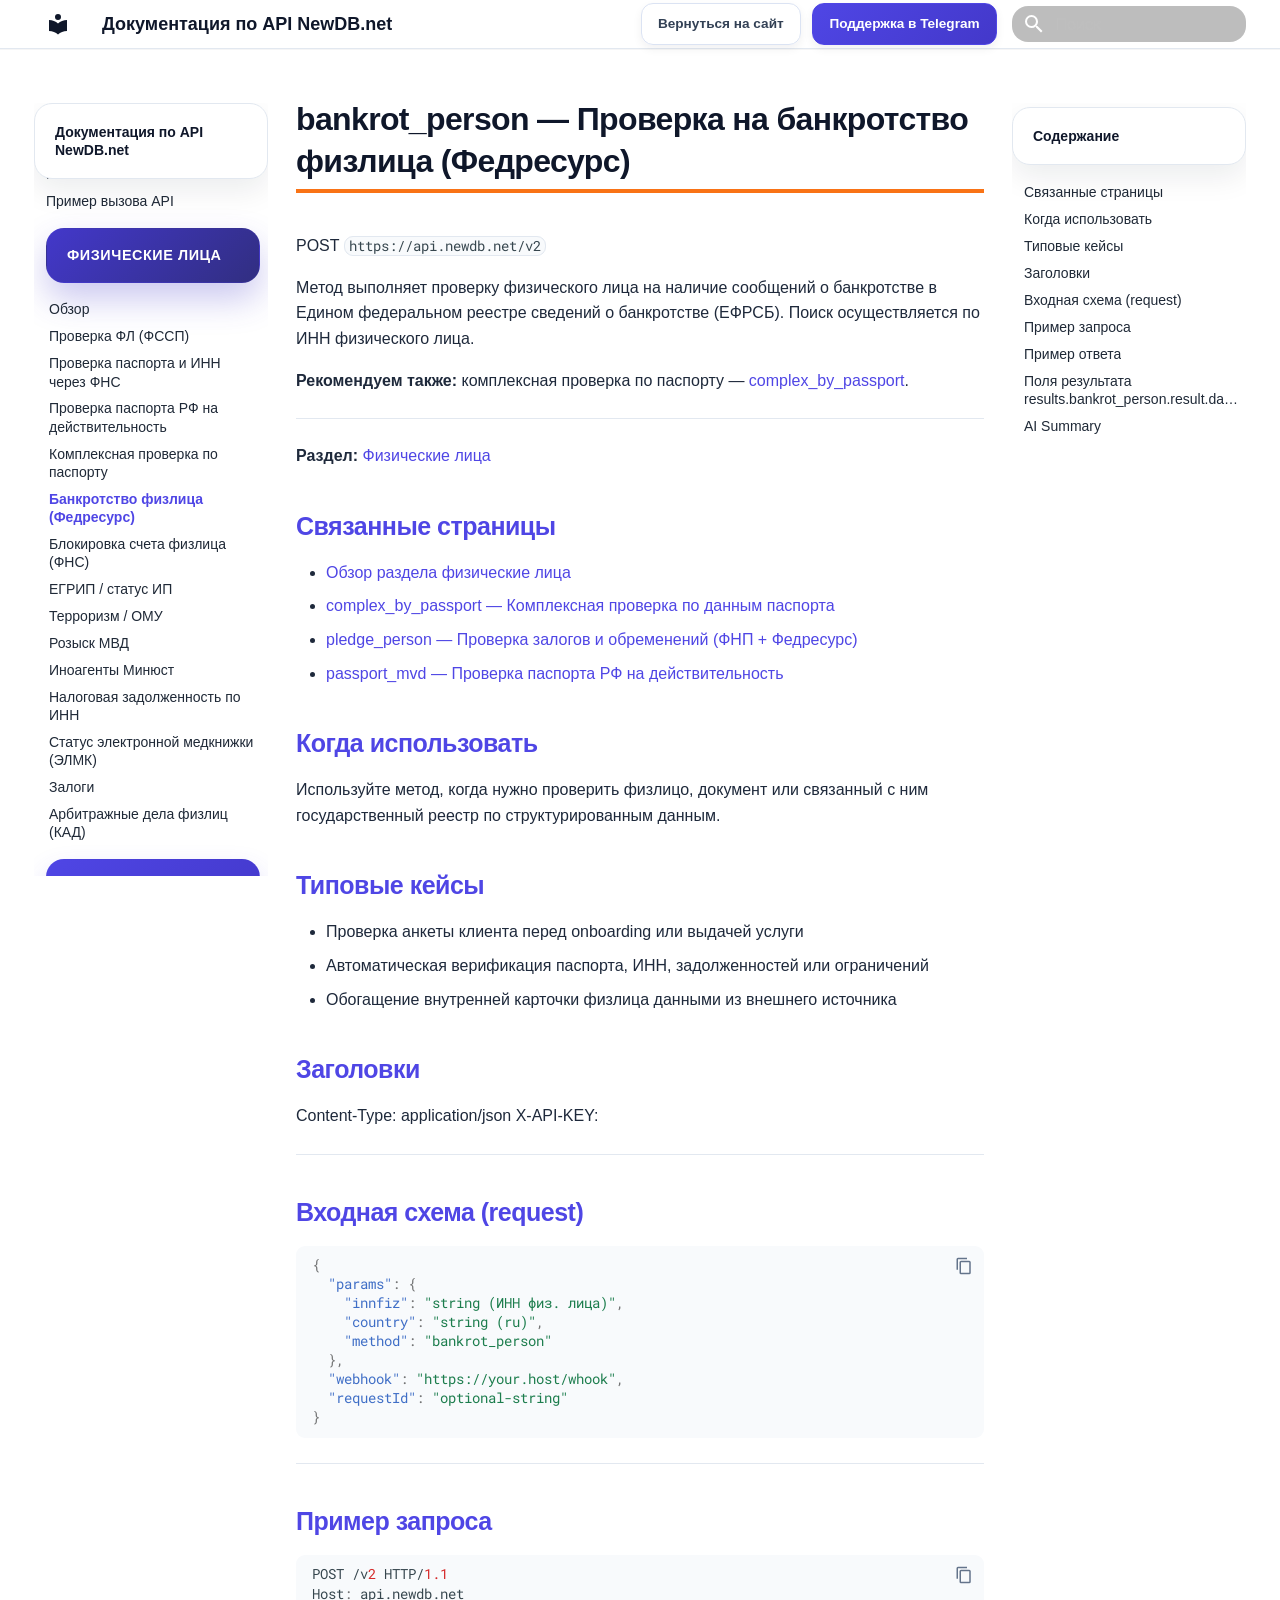
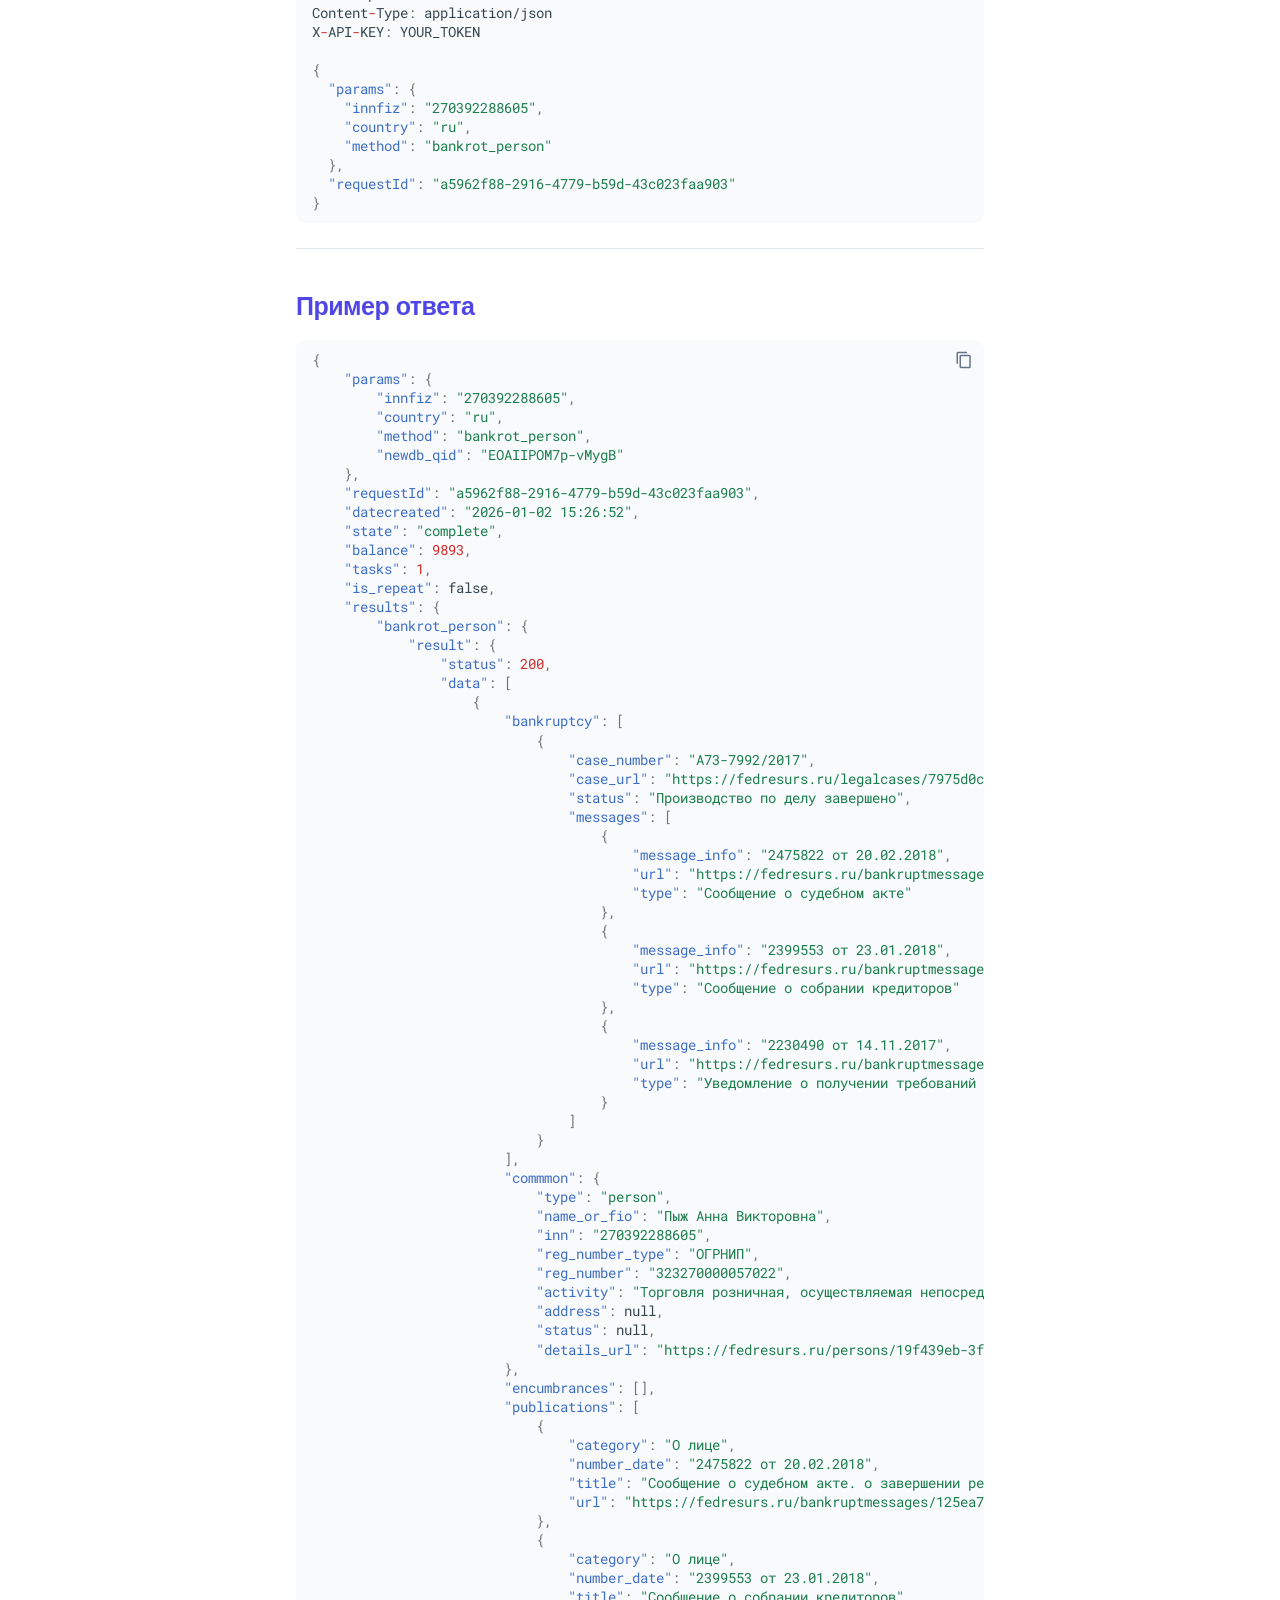
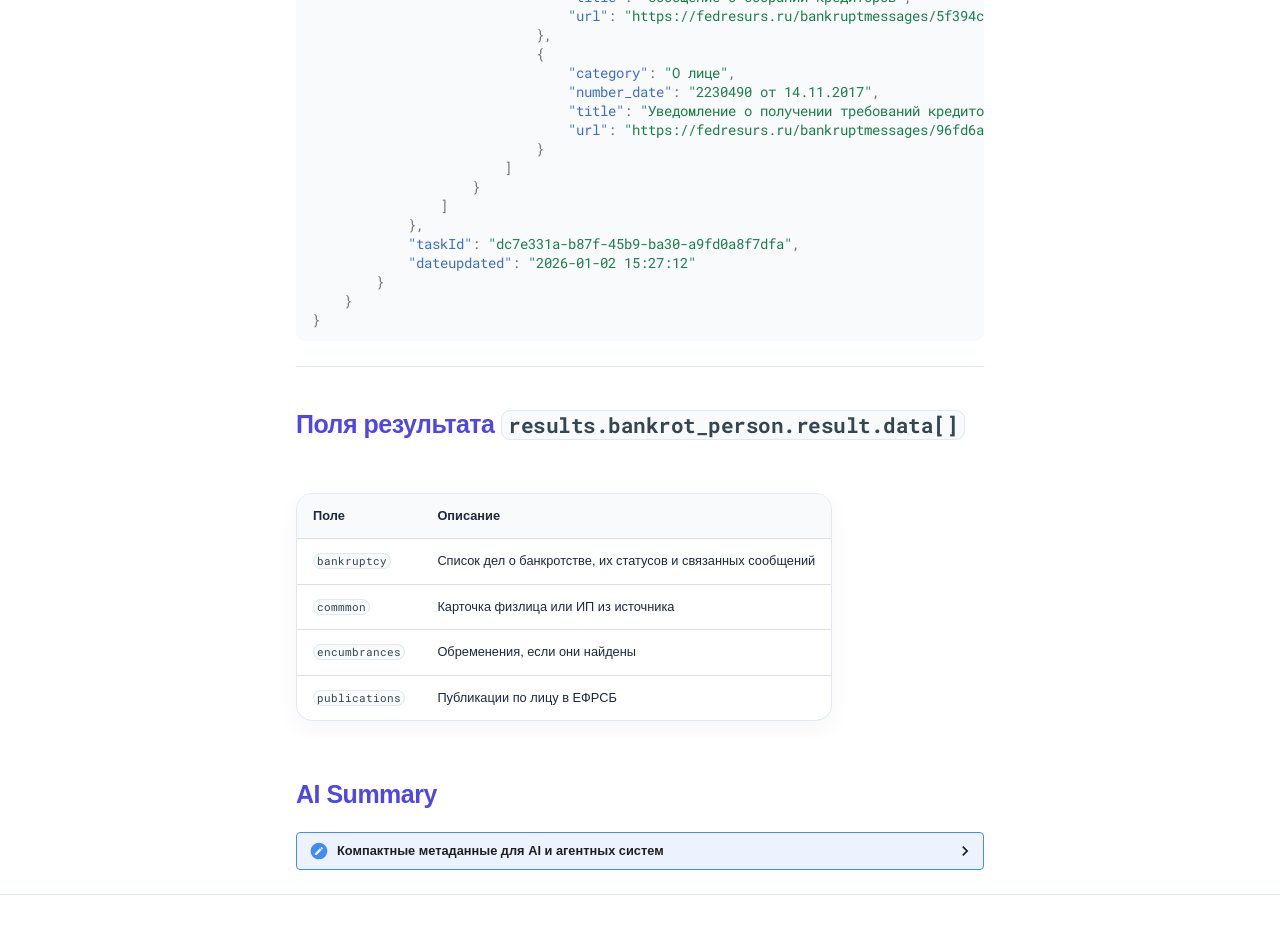
<file: site/fiz/05-fedresurs_bankrot/index.html>
<!doctype html>
<html lang="ru" class="no-js">
  <head>
    
      <meta charset="utf-8">
      <meta name="viewport" content="width=device-width,initial-scale=1">
      
        <meta name="description" content="Метод NEWDB bankrot_person ищет сведения о банкротстве физического лица в Едином федеральном реестре сведений о банкротстве.">
      
      
      
        <link rel="canonical" href="https://newdb.net/docs/fiz/05-fedresurs_bankrot/">
      
      
        <link rel="prev" href="../04-complex_by_passport/">
      
      
        <link rel="next" href="../10-fns_block_person/">
      
      
      <link rel="icon" href="../../assets/images/favicon.png">
      <meta name="generator" content="mkdocs-1.6.1, mkdocs-material-9.5.29">
    
    
      
        <title>bankrot_person — банкротство физлица через ЕФРСБ - Документация по API NewDB.net</title>
      
    
    
      <link rel="stylesheet" href="../../assets/stylesheets/main.76a95c52.min.css">
      
      


    
    
      
    
    
      
        
        
        <link rel="preconnect" href="https://fonts.gstatic.com" crossorigin>
        <link rel="stylesheet" href="https://fonts.googleapis.com/css?family=Roboto:300,300i,400,400i,700,700i%7CRoboto+Mono:400,400i,700,700i&display=fallback">
        <style>:root{--md-text-font:"Roboto";--md-code-font:"Roboto Mono"}</style>
      
    
    
      <link rel="stylesheet" href="../../stylesheets/custom_theme.css">
    
    <script>__md_scope=new URL("../..",location),__md_hash=e=>[...e].reduce((e,_)=>(e<<5)-e+_.charCodeAt(0),0),__md_get=(e,_=localStorage,t=__md_scope)=>JSON.parse(_.getItem(t.pathname+"."+e)),__md_set=(e,_,t=localStorage,a=__md_scope)=>{try{t.setItem(a.pathname+"."+e,JSON.stringify(_))}catch(e){}}</script>
    
      

    
    
      
        <meta  name="keywords"  content="NEWDB API, bankrot_person, ЕФРСБ, банкротство, проверка физлица" >
      
        <meta  property="og:title"  content="Проверка банкротства физлица — метод bankrot_person" >
      
        <meta  property="og:description"  content="Получите статусы дел и публикации ЕФРСБ по ИНН физического лица через API NEWDB." >
      
    
    
  </head>
  
  
    <body dir="ltr">
  
    
    <input class="md-toggle" data-md-toggle="drawer" type="checkbox" id="__drawer" autocomplete="off">
    <input class="md-toggle" data-md-toggle="search" type="checkbox" id="__search" autocomplete="off">
    <label class="md-overlay" for="__drawer"></label>
    <div data-md-component="skip">
      
        
        <a href="#bankrot_person" class="md-skip">
          Перейти к содержанию
        </a>
      
    </div>
    <div data-md-component="announce">
      
    </div>
    
    
      

  

<header class="md-header md-header--shadow" data-md-component="header">
  <nav class="md-header__inner md-grid" aria-label="Верхний колонтитул">
    <a href="../.." title="Документация по API NewDB.net" class="md-header__button md-logo" aria-label="Документация по API NewDB.net" data-md-component="logo">
      
  
  <svg xmlns="http://www.w3.org/2000/svg" viewBox="0 0 24 24"><path d="M12 8a3 3 0 0 0 3-3 3 3 0 0 0-3-3 3 3 0 0 0-3 3 3 3 0 0 0 3 3m0 3.54C9.64 9.35 6.5 8 3 8v11c3.5 0 6.64 1.35 9 3.54 2.36-2.19 5.5-3.54 9-3.54V8c-3.5 0-6.64 1.35-9 3.54Z"/></svg>

    </a>
    <label class="md-header__button md-icon" for="__drawer">
      
      <svg xmlns="http://www.w3.org/2000/svg" viewBox="0 0 24 24"><path d="M3 6h18v2H3V6m0 5h18v2H3v-2m0 5h18v2H3v-2Z"/></svg>
    </label>
    <div class="md-header__title" data-md-component="header-title">
      <div class="md-header__ellipsis">
        <div class="md-header__topic">
          <span class="md-ellipsis">
            Документация по API NewDB.net
          </span>
        </div>
        <div class="md-header__topic" data-md-component="header-topic">
          <span class="md-ellipsis">
            
              bankrot_person — банкротство физлица через ЕФРСБ
            
          </span>
        </div>
      </div>
    </div>
    
    
      <script>var media,input,key,value,palette=__md_get("__palette");if(palette&&palette.color){"(prefers-color-scheme)"===palette.color.media&&(media=matchMedia("(prefers-color-scheme: light)"),input=document.querySelector(media.matches?"[data-md-color-media='(prefers-color-scheme: light)']":"[data-md-color-media='(prefers-color-scheme: dark)']"),palette.color.media=input.getAttribute("data-md-color-media"),palette.color.scheme=input.getAttribute("data-md-color-scheme"),palette.color.primary=input.getAttribute("data-md-color-primary"),palette.color.accent=input.getAttribute("data-md-color-accent"));for([key,value]of Object.entries(palette.color))document.body.setAttribute("data-md-color-"+key,value)}</script>
    
    
    
      <label class="md-header__button md-icon" for="__search">
        
        <svg xmlns="http://www.w3.org/2000/svg" viewBox="0 0 24 24"><path d="M9.5 3A6.5 6.5 0 0 1 16 9.5c0 1.61-.59 3.09-1.56 4.23l.27.27h.79l5 5-1.5 1.5-5-5v-.79l-.27-.27A6.516 6.516 0 0 1 9.5 16 6.5 6.5 0 0 1 3 9.5 6.5 6.5 0 0 1 9.5 3m0 2C7 5 5 7 5 9.5S7 14 9.5 14 14 12 14 9.5 12 5 9.5 5Z"/></svg>
      </label>
      <div class="md-search" data-md-component="search" role="dialog">
  <label class="md-search__overlay" for="__search"></label>
  <div class="md-search__inner" role="search">
    <form class="md-search__form" name="search">
      <input type="text" class="md-search__input" name="query" aria-label="Поиск" placeholder="Поиск" autocapitalize="off" autocorrect="off" autocomplete="off" spellcheck="false" data-md-component="search-query" required>
      <label class="md-search__icon md-icon" for="__search">
        
        <svg xmlns="http://www.w3.org/2000/svg" viewBox="0 0 24 24"><path d="M9.5 3A6.5 6.5 0 0 1 16 9.5c0 1.61-.59 3.09-1.56 4.23l.27.27h.79l5 5-1.5 1.5-5-5v-.79l-.27-.27A6.516 6.516 0 0 1 9.5 16 6.5 6.5 0 0 1 3 9.5 6.5 6.5 0 0 1 9.5 3m0 2C7 5 5 7 5 9.5S7 14 9.5 14 14 12 14 9.5 12 5 9.5 5Z"/></svg>
        
        <svg xmlns="http://www.w3.org/2000/svg" viewBox="0 0 24 24"><path d="M20 11v2H8l5.5 5.5-1.42 1.42L4.16 12l7.92-7.92L13.5 5.5 8 11h12Z"/></svg>
      </label>
      <nav class="md-search__options" aria-label="Поиск">
        
        <button type="reset" class="md-search__icon md-icon" title="Очистить" aria-label="Очистить" tabindex="-1">
          
          <svg xmlns="http://www.w3.org/2000/svg" viewBox="0 0 24 24"><path d="M19 6.41 17.59 5 12 10.59 6.41 5 5 6.41 10.59 12 5 17.59 6.41 19 12 13.41 17.59 19 19 17.59 13.41 12 19 6.41Z"/></svg>
        </button>
      </nav>
      
        <div class="md-search__suggest" data-md-component="search-suggest"></div>
      
    </form>
    <div class="md-search__output">
      <div class="md-search__scrollwrap" tabindex="0" data-md-scrollfix>
        <div class="md-search-result" data-md-component="search-result">
          <div class="md-search-result__meta">
            Инициализация поиска
          </div>
          <ol class="md-search-result__list" role="presentation"></ol>
        </div>
      </div>
    </div>
  </div>
</div>
    
    
  </nav>
  
</header>
    
    <div class="md-container" data-md-component="container">
      
      
        
          
        
      
      <main class="md-main" data-md-component="main">
        <div class="md-main__inner md-grid">
          
            
              
              <div class="md-sidebar md-sidebar--primary" data-md-component="sidebar" data-md-type="navigation" >
                <div class="md-sidebar__scrollwrap">
                  <div class="md-sidebar__inner">
                    



<nav class="md-nav md-nav--primary" aria-label="Навигация" data-md-level="0">
  <label class="md-nav__title" for="__drawer">
    <a href="../.." title="Документация по API NewDB.net" class="md-nav__button md-logo" aria-label="Документация по API NewDB.net" data-md-component="logo">
      
  
  <svg xmlns="http://www.w3.org/2000/svg" viewBox="0 0 24 24"><path d="M12 8a3 3 0 0 0 3-3 3 3 0 0 0-3-3 3 3 0 0 0-3 3 3 3 0 0 0 3 3m0 3.54C9.64 9.35 6.5 8 3 8v11c3.5 0 6.64 1.35 9 3.54 2.36-2.19 5.5-3.54 9-3.54V8c-3.5 0-6.64 1.35-9 3.54Z"/></svg>

    </a>
    Документация по API NewDB.net
  </label>
  
  <ul class="md-nav__list" data-md-scrollfix>
    
      
      
  
  
  
  
    <li class="md-nav__item">
      <a href="../.." class="md-nav__link">
        
  
  <span class="md-ellipsis">
    Главная
  </span>
  

      </a>
    </li>
  

    
      
      
  
  
  
  
    <li class="md-nav__item">
      <a href="../../api-example/" class="md-nav__link">
        
  
  <span class="md-ellipsis">
    Пример вызова API
  </span>
  

      </a>
    </li>
  

    
      
      
  
  
    
  
  
  
    
    
    
      
        
        
      
    
    
    <li class="md-nav__item md-nav__item--active md-nav__item--section md-nav__item--nested">
      
        
        
        <input class="md-nav__toggle md-toggle " type="checkbox" id="__nav_3" checked>
        
          
          <label class="md-nav__link" for="__nav_3" id="__nav_3_label" tabindex="">
            
  
  <span class="md-ellipsis">
    Физические лица
  </span>
  

            <span class="md-nav__icon md-icon"></span>
          </label>
        
        <nav class="md-nav" data-md-level="1" aria-labelledby="__nav_3_label" aria-expanded="true">
          <label class="md-nav__title" for="__nav_3">
            <span class="md-nav__icon md-icon"></span>
            Физические лица
          </label>
          <ul class="md-nav__list" data-md-scrollfix>
            
              
                
  
  
  
  
    <li class="md-nav__item">
      <a href="../" class="md-nav__link">
        
  
  <span class="md-ellipsis">
    Обзор
  </span>
  

      </a>
    </li>
  

              
            
              
                
  
  
  
  
    <li class="md-nav__item">
      <a href="../01-fssp_person/" class="md-nav__link">
        
  
  <span class="md-ellipsis">
    Проверка ФЛ (ФССП)
  </span>
  

      </a>
    </li>
  

              
            
              
                
  
  
  
  
    <li class="md-nav__item">
      <a href="../02-passport_fns/" class="md-nav__link">
        
  
  <span class="md-ellipsis">
    Проверка паспорта и ИНН через ФНС
  </span>
  

      </a>
    </li>
  

              
            
              
                
  
  
  
  
    <li class="md-nav__item">
      <a href="../03-passport_mvd/" class="md-nav__link">
        
  
  <span class="md-ellipsis">
    Проверка паспорта РФ на действительность
  </span>
  

      </a>
    </li>
  

              
            
              
                
  
  
  
  
    <li class="md-nav__item">
      <a href="../04-complex_by_passport/" class="md-nav__link">
        
  
  <span class="md-ellipsis">
    Комплексная проверка по паспорту
  </span>
  

      </a>
    </li>
  

              
            
              
                
  
  
    
  
  
  
    <li class="md-nav__item md-nav__item--active">
      
      <input class="md-nav__toggle md-toggle" type="checkbox" id="__toc">
      
      
        
      
      
        <label class="md-nav__link md-nav__link--active" for="__toc">
          
  
  <span class="md-ellipsis">
    Банкротство физлица (Федресурс)
  </span>
  

          <span class="md-nav__icon md-icon"></span>
        </label>
      
      <a href="./" class="md-nav__link md-nav__link--active">
        
  
  <span class="md-ellipsis">
    Банкротство физлица (Федресурс)
  </span>
  

      </a>
      
        

<nav class="md-nav md-nav--secondary" aria-label="Содержание">
  
  
  
    
  
  
    <label class="md-nav__title" for="__toc">
      <span class="md-nav__icon md-icon"></span>
      Содержание
    </label>
    <ul class="md-nav__list" data-md-component="toc" data-md-scrollfix>
      
        <li class="md-nav__item">
  <a href="#_1" class="md-nav__link">
    <span class="md-ellipsis">
      Связанные страницы
    </span>
  </a>
  
</li>
      
        <li class="md-nav__item">
  <a href="#_2" class="md-nav__link">
    <span class="md-ellipsis">
      Когда использовать
    </span>
  </a>
  
</li>
      
        <li class="md-nav__item">
  <a href="#_3" class="md-nav__link">
    <span class="md-ellipsis">
      Типовые кейсы
    </span>
  </a>
  
</li>
      
        <li class="md-nav__item">
  <a href="#_4" class="md-nav__link">
    <span class="md-ellipsis">
      Заголовки
    </span>
  </a>
  
</li>
      
        <li class="md-nav__item">
  <a href="#request" class="md-nav__link">
    <span class="md-ellipsis">
      Входная схема (request)
    </span>
  </a>
  
</li>
      
        <li class="md-nav__item">
  <a href="#_5" class="md-nav__link">
    <span class="md-ellipsis">
      Пример запроса
    </span>
  </a>
  
</li>
      
        <li class="md-nav__item">
  <a href="#_6" class="md-nav__link">
    <span class="md-ellipsis">
      Пример ответа
    </span>
  </a>
  
</li>
      
        <li class="md-nav__item">
  <a href="#resultsbankrot_personresultdata" class="md-nav__link">
    <span class="md-ellipsis">
      Поля результата results.bankrot_person.result.data[]
    </span>
  </a>
  
</li>
      
        <li class="md-nav__item">
  <a href="#ai-summary" class="md-nav__link">
    <span class="md-ellipsis">
      AI Summary
    </span>
  </a>
  
</li>
      
    </ul>
  
</nav>
      
    </li>
  

              
            
              
                
  
  
  
  
    <li class="md-nav__item">
      <a href="../10-fns_block_person/" class="md-nav__link">
        
  
  <span class="md-ellipsis">
    Блокировка счета физлица (ФНС)
  </span>
  

      </a>
    </li>
  

              
            
              
                
  
  
  
  
    <li class="md-nav__item">
      <a href="../11-egrul_ip/" class="md-nav__link">
        
  
  <span class="md-ellipsis">
    ЕГРИП / статус ИП
  </span>
  

      </a>
    </li>
  

              
            
              
                
  
  
  
  
    <li class="md-nav__item">
      <a href="../12-terrorist/" class="md-nav__link">
        
  
  <span class="md-ellipsis">
    Терроризм / ОМУ
  </span>
  

      </a>
    </li>
  

              
            
              
                
  
  
  
  
    <li class="md-nav__item">
      <a href="../13-mvd_wanted/" class="md-nav__link">
        
  
  <span class="md-ellipsis">
    Розыск МВД
  </span>
  

      </a>
    </li>
  

              
            
              
                
  
  
  
  
    <li class="md-nav__item">
      <a href="../14-inoagent/" class="md-nav__link">
        
  
  <span class="md-ellipsis">
    Иноагенты Минюст
  </span>
  

      </a>
    </li>
  

              
            
              
                
  
  
  
  
    <li class="md-nav__item">
      <a href="../08-nalog_debt/" class="md-nav__link">
        
  
  <span class="md-ellipsis">
    Налоговая задолженность по ИНН
  </span>
  

      </a>
    </li>
  

              
            
              
                
  
  
  
  
    <li class="md-nav__item">
      <a href="../09-elmk_registry/" class="md-nav__link">
        
  
  <span class="md-ellipsis">
    Статус электронной медкнижки (ЭЛМК)
  </span>
  

      </a>
    </li>
  

              
            
              
                
  
  
  
  
    <li class="md-nav__item">
      <a href="../06-pledge_person/" class="md-nav__link">
        
  
  <span class="md-ellipsis">
    Залоги
  </span>
  

      </a>
    </li>
  

              
            
              
                
  
  
  
  
    <li class="md-nav__item">
      <a href="../07-arbitr_person/" class="md-nav__link">
        
  
  <span class="md-ellipsis">
    Арбитражные дела физлиц (КАД)
  </span>
  

      </a>
    </li>
  

              
            
          </ul>
        </nav>
      
    </li>
  

    
      
      
  
  
  
  
    
    
    
      
        
        
      
    
    
    <li class="md-nav__item md-nav__item--section md-nav__item--nested">
      
        
        
        <input class="md-nav__toggle md-toggle " type="checkbox" id="__nav_4" >
        
          
          <label class="md-nav__link" for="__nav_4" id="__nav_4_label" tabindex="">
            
  
  <span class="md-ellipsis">
    Иностранные граждане
  </span>
  

            <span class="md-nav__icon md-icon"></span>
          </label>
        
        <nav class="md-nav" data-md-level="1" aria-labelledby="__nav_4_label" aria-expanded="false">
          <label class="md-nav__title" for="__nav_4">
            <span class="md-nav__icon md-icon"></span>
            Иностранные граждане
          </label>
          <ul class="md-nav__list" data-md-scrollfix>
            
              
                
  
  
  
  
    <li class="md-nav__item">
      <a href="../../foreign/" class="md-nav__link">
        
  
  <span class="md-ellipsis">
    Обзор
  </span>
  

      </a>
    </li>
  

              
            
              
                
  
  
  
  
    <li class="md-nav__item">
      <a href="../../foreign/01-foreign_vng/" class="md-nav__link">
        
  
  <span class="md-ellipsis">
    Вид на жительство (ВНЖ)
  </span>
  

      </a>
    </li>
  

              
            
              
                
  
  
  
  
    <li class="md-nav__item">
      <a href="../../foreign/02-foreign_patent/" class="md-nav__link">
        
  
  <span class="md-ellipsis">
    Патент
  </span>
  

      </a>
    </li>
  

              
            
              
                
  
  
  
  
    <li class="md-nav__item">
      <a href="../../foreign/07-foreign_patent_msk/" class="md-nav__link">
        
  
  <span class="md-ellipsis">
    Патент (Москва)
  </span>
  

      </a>
    </li>
  

              
            
              
                
  
  
  
  
    <li class="md-nav__item">
      <a href="../../foreign/08-foreign_patent_mo/" class="md-nav__link">
        
  
  <span class="md-ellipsis">
    Патент (Московская область)
  </span>
  

      </a>
    </li>
  

              
            
              
                
  
  
  
  
    <li class="md-nav__item">
      <a href="../../foreign/03-foreign_rvp_stamp/" class="md-nav__link">
        
  
  <span class="md-ellipsis">
    РВП (штамп)
  </span>
  

      </a>
    </li>
  

              
            
              
                
  
  
  
  
    <li class="md-nav__item">
      <a href="../../foreign/04-foreign_rvp_blank/" class="md-nav__link">
        
  
  <span class="md-ellipsis">
    РВП (бланк)
  </span>
  

      </a>
    </li>
  

              
            
              
                
  
  
  
  
    <li class="md-nav__item">
      <a href="../../foreign/05-foreign_rnr/" class="md-nav__link">
        
  
  <span class="md-ellipsis">
    Разрешение на работу
  </span>
  

      </a>
    </li>
  

              
            
              
                
  
  
  
  
    <li class="md-nav__item">
      <a href="../../foreign/06-foreign_rkl/" class="md-nav__link">
        
  
  <span class="md-ellipsis">
    Реестр контролируемых лиц (RKL)
  </span>
  

      </a>
    </li>
  

              
            
          </ul>
        </nav>
      
    </li>
  

    
      
      
  
  
  
  
    
    
    
      
        
        
      
    
    
    <li class="md-nav__item md-nav__item--section md-nav__item--nested">
      
        
        
        <input class="md-nav__toggle md-toggle " type="checkbox" id="__nav_5" >
        
          
          <label class="md-nav__link" for="__nav_5" id="__nav_5_label" tabindex="">
            
  
  <span class="md-ellipsis">
    Юридические лица
  </span>
  

            <span class="md-nav__icon md-icon"></span>
          </label>
        
        <nav class="md-nav" data-md-level="1" aria-labelledby="__nav_5_label" aria-expanded="false">
          <label class="md-nav__title" for="__nav_5">
            <span class="md-nav__icon md-icon"></span>
            Юридические лица
          </label>
          <ul class="md-nav__list" data-md-scrollfix>
            
              
                
  
  
  
  
    <li class="md-nav__item">
      <a href="../../legal/" class="md-nav__link">
        
  
  <span class="md-ellipsis">
    Обзор
  </span>
  

      </a>
    </li>
  

              
            
              
                
  
  
  
  
    <li class="md-nav__item">
      <a href="../../legal/01-arbitr_legal/" class="md-nav__link">
        
  
  <span class="md-ellipsis">
    Арбитражные дела юрлиц (КАД)
  </span>
  

      </a>
    </li>
  

              
            
              
                
  
  
  
  
    <li class="md-nav__item">
      <a href="../../legal/02-fns_block/" class="md-nav__link">
        
  
  <span class="md-ellipsis">
    Блокировка счета ФНС
  </span>
  

      </a>
    </li>
  

              
            
              
                
  
  
  
  
    <li class="md-nav__item">
      <a href="../../legal/03-bankrot_legal/" class="md-nav__link">
        
  
  <span class="md-ellipsis">
    Банкротство юрлица (Федресурс)
  </span>
  

      </a>
    </li>
  

              
            
              
                
  
  
  
  
    <li class="md-nav__item">
      <a href="../../legal/04-egrul/" class="md-nav__link">
        
  
  <span class="md-ellipsis">
    ЕГРЮЛ / Прозрачный бизнес
  </span>
  

      </a>
    </li>
  

              
            
              
                
  
  
  
  
    <li class="md-nav__item">
      <a href="../../legal/05-fssp_legal/" class="md-nav__link">
        
  
  <span class="md-ellipsis">
    ФССП по ИНН юрлица
  </span>
  

      </a>
    </li>
  

              
            
              
                
  
  
  
  
    <li class="md-nav__item">
      <a href="../../legal/07-pledge_legal/" class="md-nav__link">
        
  
  <span class="md-ellipsis">
    Залоги юрлица
  </span>
  

      </a>
    </li>
  

              
            
              
                
  
  
  
  
    <li class="md-nav__item">
      <a href="../../legal/06-complex_by_inn/" class="md-nav__link">
        
  
  <span class="md-ellipsis">
    Комплексная проверка компании по ИНН
  </span>
  

      </a>
    </li>
  

              
            
          </ul>
        </nav>
      
    </li>
  

    
      
      
  
  
  
  
    
    
    
      
        
        
      
    
    
    <li class="md-nav__item md-nav__item--section md-nav__item--nested">
      
        
        
        <input class="md-nav__toggle md-toggle " type="checkbox" id="__nav_6" >
        
          
          <label class="md-nav__link" for="__nav_6" id="__nav_6_label" tabindex="">
            
  
  <span class="md-ellipsis">
    ГАС Правосудие
  </span>
  

            <span class="md-nav__icon md-icon"></span>
          </label>
        
        <nav class="md-nav" data-md-level="1" aria-labelledby="__nav_6_label" aria-expanded="false">
          <label class="md-nav__title" for="__nav_6">
            <span class="md-nav__icon md-icon"></span>
            ГАС Правосудие
          </label>
          <ul class="md-nav__list" data-md-scrollfix>
            
              
                
  
  
  
  
    <li class="md-nav__item">
      <a href="../../gas/" class="md-nav__link">
        
  
  <span class="md-ellipsis">
    Обзор
  </span>
  

      </a>
    </li>
  

              
            
              
                
  
  
  
  
    <li class="md-nav__item">
      <a href="../../gas/01-pravo_cases_details/" class="md-nav__link">
        
  
  <span class="md-ellipsis">
    Детали судебного дела по NewdbID
  </span>
  

      </a>
    </li>
  

              
            
              
                
  
  
  
  
    <li class="md-nav__item">
      <a href="../../gas/02-pravo_search/" class="md-nav__link">
        
  
  <span class="md-ellipsis">
    Поиск судебных дел
  </span>
  

      </a>
    </li>
  

              
            
              
                
  
  
  
  
    <li class="md-nav__item">
      <a href="../../gas/03-act_text_search/" class="md-nav__link">
        
  
  <span class="md-ellipsis">
    Поиск по текстам актов
  </span>
  

      </a>
    </li>
  

              
            
          </ul>
        </nav>
      
    </li>
  

    
      
      
  
  
  
  
    
    
    
      
        
        
      
    
    
    <li class="md-nav__item md-nav__item--section md-nav__item--nested">
      
        
        
        <input class="md-nav__toggle md-toggle " type="checkbox" id="__nav_7" >
        
          
          <label class="md-nav__link" for="__nav_7" id="__nav_7_label" tabindex="">
            
  
  <span class="md-ellipsis">
    Имущество
  </span>
  

            <span class="md-nav__icon md-icon"></span>
          </label>
        
        <nav class="md-nav" data-md-level="1" aria-labelledby="__nav_7_label" aria-expanded="false">
          <label class="md-nav__title" for="__nav_7">
            <span class="md-nav__icon md-icon"></span>
            Имущество
          </label>
          <ul class="md-nav__list" data-md-scrollfix>
            
              
                
  
  
  
  
    <li class="md-nav__item">
      <a href="../../property/" class="md-nav__link">
        
  
  <span class="md-ellipsis">
    Обзор
  </span>
  

      </a>
    </li>
  

              
            
              
                
  
  
  
  
    <li class="md-nav__item">
      <a href="../../property/01-rosreestr/" class="md-nav__link">
        
  
  <span class="md-ellipsis">
    Росреестр
  </span>
  

      </a>
    </li>
  

              
            
              
                
  
  
  
  
    <li class="md-nav__item">
      <a href="../../property/02-pledge_property/" class="md-nav__link">
        
  
  <span class="md-ellipsis">
    Залог по ID
  </span>
  

      </a>
    </li>
  

              
            
              
                
  
  
  
  
    <li class="md-nav__item">
      <a href="../../property/03-pledge_vin/" class="md-nav__link">
        
  
  <span class="md-ellipsis">
    Залог по VIN
  </span>
  

      </a>
    </li>
  

              
            
              
                
  
  
  
  
    <li class="md-nav__item">
      <a href="../../property/04-nspd_cadastr/" class="md-nav__link">
        
  
  <span class="md-ellipsis">
    Геоданные по кадастровому номеру
  </span>
  

      </a>
    </li>
  

              
            
              
                
  
  
  
  
    <li class="md-nav__item">
      <a href="../../property/05-realty_price/" class="md-nav__link">
        
  
  <span class="md-ellipsis">
    Оценка стоимости недвижимости
  </span>
  

      </a>
    </li>
  

              
            
          </ul>
        </nav>
      
    </li>
  

    
  </ul>
</nav>
                  </div>
                </div>
              </div>
            
            
              
              <div class="md-sidebar md-sidebar--secondary" data-md-component="sidebar" data-md-type="toc" >
                <div class="md-sidebar__scrollwrap">
                  <div class="md-sidebar__inner">
                    

<nav class="md-nav md-nav--secondary" aria-label="Содержание">
  
  
  
    
  
  
    <label class="md-nav__title" for="__toc">
      <span class="md-nav__icon md-icon"></span>
      Содержание
    </label>
    <ul class="md-nav__list" data-md-component="toc" data-md-scrollfix>
      
        <li class="md-nav__item">
  <a href="#_1" class="md-nav__link">
    <span class="md-ellipsis">
      Связанные страницы
    </span>
  </a>
  
</li>
      
        <li class="md-nav__item">
  <a href="#_2" class="md-nav__link">
    <span class="md-ellipsis">
      Когда использовать
    </span>
  </a>
  
</li>
      
        <li class="md-nav__item">
  <a href="#_3" class="md-nav__link">
    <span class="md-ellipsis">
      Типовые кейсы
    </span>
  </a>
  
</li>
      
        <li class="md-nav__item">
  <a href="#_4" class="md-nav__link">
    <span class="md-ellipsis">
      Заголовки
    </span>
  </a>
  
</li>
      
        <li class="md-nav__item">
  <a href="#request" class="md-nav__link">
    <span class="md-ellipsis">
      Входная схема (request)
    </span>
  </a>
  
</li>
      
        <li class="md-nav__item">
  <a href="#_5" class="md-nav__link">
    <span class="md-ellipsis">
      Пример запроса
    </span>
  </a>
  
</li>
      
        <li class="md-nav__item">
  <a href="#_6" class="md-nav__link">
    <span class="md-ellipsis">
      Пример ответа
    </span>
  </a>
  
</li>
      
        <li class="md-nav__item">
  <a href="#resultsbankrot_personresultdata" class="md-nav__link">
    <span class="md-ellipsis">
      Поля результата results.bankrot_person.result.data[]
    </span>
  </a>
  
</li>
      
        <li class="md-nav__item">
  <a href="#ai-summary" class="md-nav__link">
    <span class="md-ellipsis">
      AI Summary
    </span>
  </a>
  
</li>
      
    </ul>
  
</nav>
                  </div>
                </div>
              </div>
            
          
          
            <div class="md-content" data-md-component="content">
              <article class="md-content__inner md-typeset">
                
                  


<h1 id="bankrot_person">bankrot_person — Проверка на банкротство физлица (Федресурс)<a class="headerlink" href="#bankrot_person" title="Permanent link">&para;</a></h1>
<p>POST <code>https://api.newdb.net/v2</code></p>
<p>Метод выполняет проверку физического лица на наличие сообщений о банкротстве в Едином федеральном реестре сведений о банкротстве (ЕФРСБ). Поиск осуществляется по ИНН физического лица.</p>
<p><strong>Рекомендуем также:</strong> комплексная проверка по паспорту — <a href="../04-complex_by_passport/">complex_by_passport</a>.</p>
<hr />
<p><strong>Раздел:</strong> <a href="../">Физические лица</a></p>
<h2 id="_1">Связанные страницы<a class="headerlink" href="#_1" title="Permanent link">&para;</a></h2>
<ul>
<li><a href="../">Обзор раздела физические лица</a></li>
<li><a href="../04-complex_by_passport/">complex_by_passport — Комплексная проверка по данным паспорта</a></li>
<li><a href="../06-pledge_person/">pledge_person — Проверка залогов и обременений (ФНП + Федресурс)</a></li>
<li><a href="../03-passport_mvd/">passport_mvd — Проверка паспорта РФ на действительность</a></li>
</ul>
<h2 id="_2">Когда использовать<a class="headerlink" href="#_2" title="Permanent link">&para;</a></h2>
<p>Используйте метод, когда нужно проверить физлицо, документ или связанный с ним государственный реестр по структурированным данным.</p>
<h2 id="_3">Типовые кейсы<a class="headerlink" href="#_3" title="Permanent link">&para;</a></h2>
<ul>
<li>Проверка анкеты клиента перед onboarding или выдачей услуги</li>
<li>Автоматическая верификация паспорта, ИНН, задолженностей или ограничений</li>
<li>Обогащение внутренней карточки физлица данными из внешнего источника</li>
</ul>
<h2 id="_4">Заголовки<a class="headerlink" href="#_4" title="Permanent link">&para;</a></h2>
<p>Content-Type: application/json
X-API-KEY: <your_token></p>
<hr />
<h2 id="request">Входная схема (request)<a class="headerlink" href="#request" title="Permanent link">&para;</a></h2>
<div class="highlight"><pre><span></span><code><span class="p">{</span>
<span class="w">  </span><span class="nt">&quot;params&quot;</span><span class="p">:</span><span class="w"> </span><span class="p">{</span>
<span class="w">    </span><span class="nt">&quot;innfiz&quot;</span><span class="p">:</span><span class="w"> </span><span class="s2">&quot;string (ИНН физ. лица)&quot;</span><span class="p">,</span>
<span class="w">    </span><span class="nt">&quot;country&quot;</span><span class="p">:</span><span class="w"> </span><span class="s2">&quot;string (ru)&quot;</span><span class="p">,</span>
<span class="w">    </span><span class="nt">&quot;method&quot;</span><span class="p">:</span><span class="w"> </span><span class="s2">&quot;bankrot_person&quot;</span>
<span class="w">  </span><span class="p">},</span>
<span class="w">  </span><span class="nt">&quot;webhook&quot;</span><span class="p">:</span><span class="w"> </span><span class="s2">&quot;https://your.host/whook&quot;</span><span class="p">,</span>
<span class="w">  </span><span class="nt">&quot;requestId&quot;</span><span class="p">:</span><span class="w"> </span><span class="s2">&quot;optional-string&quot;</span>
<span class="p">}</span>
</code></pre></div>
<hr />
<h2 id="_5">Пример запроса<a class="headerlink" href="#_5" title="Permanent link">&para;</a></h2>
<div class="highlight"><pre><span></span><code><span class="err">POST</span><span class="w"> </span><span class="err">/v</span><span class="mi">2</span><span class="w"> </span><span class="err">HTTP/</span><span class="mf">1.1</span>
<span class="err">Hos</span><span class="kc">t</span><span class="p">:</span><span class="w"> </span><span class="err">api.</span><span class="kc">ne</span><span class="err">wdb.</span><span class="kc">net</span>
<span class="err">Co</span><span class="kc">ntent</span><span class="mi">-</span><span class="err">Type</span><span class="p">:</span><span class="w"> </span><span class="err">applica</span><span class="kc">t</span><span class="err">io</span><span class="kc">n</span><span class="err">/jso</span><span class="kc">n</span>
<span class="err">X</span><span class="mi">-</span><span class="err">API</span><span class="mi">-</span><span class="err">KEY</span><span class="p">:</span><span class="w"> </span><span class="err">YOUR_TOKEN</span>

<span class="p">{</span>
<span class="w">  </span><span class="nt">&quot;params&quot;</span><span class="p">:</span><span class="w"> </span><span class="p">{</span>
<span class="w">    </span><span class="nt">&quot;innfiz&quot;</span><span class="p">:</span><span class="w"> </span><span class="s2">&quot;270392288605&quot;</span><span class="p">,</span>
<span class="w">    </span><span class="nt">&quot;country&quot;</span><span class="p">:</span><span class="w"> </span><span class="s2">&quot;ru&quot;</span><span class="p">,</span>
<span class="w">    </span><span class="nt">&quot;method&quot;</span><span class="p">:</span><span class="w"> </span><span class="s2">&quot;bankrot_person&quot;</span>
<span class="w">  </span><span class="p">},</span>
<span class="w">  </span><span class="nt">&quot;requestId&quot;</span><span class="p">:</span><span class="w"> </span><span class="s2">&quot;a5962f88-2916-4779-b59d-43c023faa903&quot;</span>
<span class="p">}</span>
</code></pre></div>
<hr />
<h2 id="_6">Пример ответа<a class="headerlink" href="#_6" title="Permanent link">&para;</a></h2>
<div class="highlight"><pre><span></span><code><span class="p">{</span>
<span class="w">    </span><span class="nt">&quot;params&quot;</span><span class="p">:</span><span class="w"> </span><span class="p">{</span>
<span class="w">        </span><span class="nt">&quot;innfiz&quot;</span><span class="p">:</span><span class="w"> </span><span class="s2">&quot;270392288605&quot;</span><span class="p">,</span>
<span class="w">        </span><span class="nt">&quot;country&quot;</span><span class="p">:</span><span class="w"> </span><span class="s2">&quot;ru&quot;</span><span class="p">,</span>
<span class="w">        </span><span class="nt">&quot;method&quot;</span><span class="p">:</span><span class="w"> </span><span class="s2">&quot;bankrot_person&quot;</span><span class="p">,</span>
<span class="w">        </span><span class="nt">&quot;newdb_qid&quot;</span><span class="p">:</span><span class="w"> </span><span class="s2">&quot;EOAIIPOM7p-vMygB&quot;</span>
<span class="w">    </span><span class="p">},</span>
<span class="w">    </span><span class="nt">&quot;requestId&quot;</span><span class="p">:</span><span class="w"> </span><span class="s2">&quot;a5962f88-2916-4779-b59d-43c023faa903&quot;</span><span class="p">,</span>
<span class="w">    </span><span class="nt">&quot;datecreated&quot;</span><span class="p">:</span><span class="w"> </span><span class="s2">&quot;2026-01-02 15:26:52&quot;</span><span class="p">,</span>
<span class="w">    </span><span class="nt">&quot;state&quot;</span><span class="p">:</span><span class="w"> </span><span class="s2">&quot;complete&quot;</span><span class="p">,</span>
<span class="w">    </span><span class="nt">&quot;balance&quot;</span><span class="p">:</span><span class="w"> </span><span class="mi">9893</span><span class="p">,</span>
<span class="w">    </span><span class="nt">&quot;tasks&quot;</span><span class="p">:</span><span class="w"> </span><span class="mi">1</span><span class="p">,</span>
<span class="w">    </span><span class="nt">&quot;is_repeat&quot;</span><span class="p">:</span><span class="w"> </span><span class="kc">false</span><span class="p">,</span>
<span class="w">    </span><span class="nt">&quot;results&quot;</span><span class="p">:</span><span class="w"> </span><span class="p">{</span>
<span class="w">        </span><span class="nt">&quot;bankrot_person&quot;</span><span class="p">:</span><span class="w"> </span><span class="p">{</span>
<span class="w">            </span><span class="nt">&quot;result&quot;</span><span class="p">:</span><span class="w"> </span><span class="p">{</span>
<span class="w">                </span><span class="nt">&quot;status&quot;</span><span class="p">:</span><span class="w"> </span><span class="mi">200</span><span class="p">,</span>
<span class="w">                </span><span class="nt">&quot;data&quot;</span><span class="p">:</span><span class="w"> </span><span class="p">[</span>
<span class="w">                    </span><span class="p">{</span>
<span class="w">                        </span><span class="nt">&quot;bankruptcy&quot;</span><span class="p">:</span><span class="w"> </span><span class="p">[</span>
<span class="w">                            </span><span class="p">{</span>
<span class="w">                                </span><span class="nt">&quot;case_number&quot;</span><span class="p">:</span><span class="w"> </span><span class="s2">&quot;А73-7992/2017&quot;</span><span class="p">,</span>
<span class="w">                                </span><span class="nt">&quot;case_url&quot;</span><span class="p">:</span><span class="w"> </span><span class="s2">&quot;https://fedresurs.ru/legalcases/7975d0c7-9c63-41b4-b649-cd17331c759e&quot;</span><span class="p">,</span>
<span class="w">                                </span><span class="nt">&quot;status&quot;</span><span class="p">:</span><span class="w"> </span><span class="s2">&quot;Производство по делу завершено&quot;</span><span class="p">,</span>
<span class="w">                                </span><span class="nt">&quot;messages&quot;</span><span class="p">:</span><span class="w"> </span><span class="p">[</span>
<span class="w">                                    </span><span class="p">{</span>
<span class="w">                                        </span><span class="nt">&quot;message_info&quot;</span><span class="p">:</span><span class="w"> </span><span class="s2">&quot;2475822 от 20.02.2018&quot;</span><span class="p">,</span>
<span class="w">                                        </span><span class="nt">&quot;url&quot;</span><span class="p">:</span><span class="w"> </span><span class="s2">&quot;https://fedresurs.ru/bankruptmessages/125ea70c-fb5b-29cb-5674-bbc1a56552a8&quot;</span><span class="p">,</span>
<span class="w">                                        </span><span class="nt">&quot;type&quot;</span><span class="p">:</span><span class="w"> </span><span class="s2">&quot;Сообщение о судебном акте&quot;</span>
<span class="w">                                    </span><span class="p">},</span>
<span class="w">                                    </span><span class="p">{</span>
<span class="w">                                        </span><span class="nt">&quot;message_info&quot;</span><span class="p">:</span><span class="w"> </span><span class="s2">&quot;2399553 от 23.01.2018&quot;</span><span class="p">,</span>
<span class="w">                                        </span><span class="nt">&quot;url&quot;</span><span class="p">:</span><span class="w"> </span><span class="s2">&quot;https://fedresurs.ru/bankruptmessages/5f394cfc-149e-b52b-b5d4-f5a018d7d5ba&quot;</span><span class="p">,</span>
<span class="w">                                        </span><span class="nt">&quot;type&quot;</span><span class="p">:</span><span class="w"> </span><span class="s2">&quot;Сообщение о собрании кредиторов&quot;</span>
<span class="w">                                    </span><span class="p">},</span>
<span class="w">                                    </span><span class="p">{</span>
<span class="w">                                        </span><span class="nt">&quot;message_info&quot;</span><span class="p">:</span><span class="w"> </span><span class="s2">&quot;2230490 от 14.11.2017&quot;</span><span class="p">,</span>
<span class="w">                                        </span><span class="nt">&quot;url&quot;</span><span class="p">:</span><span class="w"> </span><span class="s2">&quot;https://fedresurs.ru/bankruptmessages/96fd6a47-5290-3b19-a7c4-7b51d9e8593d&quot;</span><span class="p">,</span>
<span class="w">                                        </span><span class="nt">&quot;type&quot;</span><span class="p">:</span><span class="w"> </span><span class="s2">&quot;Уведомление о получении требований кредитора&quot;</span>
<span class="w">                                    </span><span class="p">}</span>
<span class="w">                                </span><span class="p">]</span>
<span class="w">                            </span><span class="p">}</span>
<span class="w">                        </span><span class="p">],</span>
<span class="w">                        </span><span class="nt">&quot;commmon&quot;</span><span class="p">:</span><span class="w"> </span><span class="p">{</span>
<span class="w">                            </span><span class="nt">&quot;type&quot;</span><span class="p">:</span><span class="w"> </span><span class="s2">&quot;person&quot;</span><span class="p">,</span>
<span class="w">                            </span><span class="nt">&quot;name_or_fio&quot;</span><span class="p">:</span><span class="w"> </span><span class="s2">&quot;Пыж Анна Викторовна&quot;</span><span class="p">,</span>
<span class="w">                            </span><span class="nt">&quot;inn&quot;</span><span class="p">:</span><span class="w"> </span><span class="s2">&quot;270392288605&quot;</span><span class="p">,</span>
<span class="w">                            </span><span class="nt">&quot;reg_number_type&quot;</span><span class="p">:</span><span class="w"> </span><span class="s2">&quot;ОГРНИП&quot;</span><span class="p">,</span>
<span class="w">                            </span><span class="nt">&quot;reg_number&quot;</span><span class="p">:</span><span class="w"> </span><span class="s2">&quot;323270000057022&quot;</span><span class="p">,</span>
<span class="w">                            </span><span class="nt">&quot;activity&quot;</span><span class="p">:</span><span class="w"> </span><span class="s2">&quot;Торговля розничная, осуществляемая непосредственно при помощи информационно-коммуникационной сети Интернет&quot;</span><span class="p">,</span>
<span class="w">                            </span><span class="nt">&quot;address&quot;</span><span class="p">:</span><span class="w"> </span><span class="kc">null</span><span class="p">,</span>
<span class="w">                            </span><span class="nt">&quot;status&quot;</span><span class="p">:</span><span class="w"> </span><span class="kc">null</span><span class="p">,</span>
<span class="w">                            </span><span class="nt">&quot;details_url&quot;</span><span class="p">:</span><span class="w"> </span><span class="s2">&quot;https://fedresurs.ru/persons/19f439eb-3f9c-4d9e-88f8-94704f04d2ca&quot;</span>
<span class="w">                        </span><span class="p">},</span>
<span class="w">                        </span><span class="nt">&quot;encumbrances&quot;</span><span class="p">:</span><span class="w"> </span><span class="p">[],</span>
<span class="w">                        </span><span class="nt">&quot;publications&quot;</span><span class="p">:</span><span class="w"> </span><span class="p">[</span>
<span class="w">                            </span><span class="p">{</span>
<span class="w">                                </span><span class="nt">&quot;category&quot;</span><span class="p">:</span><span class="w"> </span><span class="s2">&quot;О лице&quot;</span><span class="p">,</span>
<span class="w">                                </span><span class="nt">&quot;number_date&quot;</span><span class="p">:</span><span class="w"> </span><span class="s2">&quot;2475822 от 20.02.2018&quot;</span><span class="p">,</span>
<span class="w">                                </span><span class="nt">&quot;title&quot;</span><span class="p">:</span><span class="w"> </span><span class="s2">&quot;Сообщение о судебном акте. о завершении реализации имущества гражданина&quot;</span><span class="p">,</span>
<span class="w">                                </span><span class="nt">&quot;url&quot;</span><span class="p">:</span><span class="w"> </span><span class="s2">&quot;https://fedresurs.ru/bankruptmessages/125ea70c-fb5b-29cb-5674-bbc1a56552a8&quot;</span>
<span class="w">                            </span><span class="p">},</span>
<span class="w">                            </span><span class="p">{</span>
<span class="w">                                </span><span class="nt">&quot;category&quot;</span><span class="p">:</span><span class="w"> </span><span class="s2">&quot;О лице&quot;</span><span class="p">,</span>
<span class="w">                                </span><span class="nt">&quot;number_date&quot;</span><span class="p">:</span><span class="w"> </span><span class="s2">&quot;2399553 от 23.01.2018&quot;</span><span class="p">,</span>
<span class="w">                                </span><span class="nt">&quot;title&quot;</span><span class="p">:</span><span class="w"> </span><span class="s2">&quot;Сообщение о собрании кредиторов&quot;</span><span class="p">,</span>
<span class="w">                                </span><span class="nt">&quot;url&quot;</span><span class="p">:</span><span class="w"> </span><span class="s2">&quot;https://fedresurs.ru/bankruptmessages/5f394cfc-149e-b52b-b5d4-f5a018d7d5ba&quot;</span>
<span class="w">                            </span><span class="p">},</span>
<span class="w">                            </span><span class="p">{</span>
<span class="w">                                </span><span class="nt">&quot;category&quot;</span><span class="p">:</span><span class="w"> </span><span class="s2">&quot;О лице&quot;</span><span class="p">,</span>
<span class="w">                                </span><span class="nt">&quot;number_date&quot;</span><span class="p">:</span><span class="w"> </span><span class="s2">&quot;2230490 от 14.11.2017&quot;</span><span class="p">,</span>
<span class="w">                                </span><span class="nt">&quot;title&quot;</span><span class="p">:</span><span class="w"> </span><span class="s2">&quot;Уведомление о получении требований кредитора&quot;</span><span class="p">,</span>
<span class="w">                                </span><span class="nt">&quot;url&quot;</span><span class="p">:</span><span class="w"> </span><span class="s2">&quot;https://fedresurs.ru/bankruptmessages/96fd6a47-5290-3b19-a7c4-7b51d9e8593d&quot;</span>
<span class="w">                            </span><span class="p">}</span>
<span class="w">                        </span><span class="p">]</span>
<span class="w">                    </span><span class="p">}</span>
<span class="w">                </span><span class="p">]</span>
<span class="w">            </span><span class="p">},</span>
<span class="w">            </span><span class="nt">&quot;taskId&quot;</span><span class="p">:</span><span class="w"> </span><span class="s2">&quot;dc7e331a-b87f-45b9-ba30-a9fd0a8f7dfa&quot;</span><span class="p">,</span>
<span class="w">            </span><span class="nt">&quot;dateupdated&quot;</span><span class="p">:</span><span class="w"> </span><span class="s2">&quot;2026-01-02 15:27:12&quot;</span>
<span class="w">        </span><span class="p">}</span>
<span class="w">    </span><span class="p">}</span>
<span class="p">}</span>
</code></pre></div>
<hr />
<h2 id="resultsbankrot_personresultdata">Поля результата <code>results.bankrot_person.result.data[]</code><a class="headerlink" href="#resultsbankrot_personresultdata" title="Permanent link">&para;</a></h2>
<table>
<thead>
<tr>
<th>Поле</th>
<th>Описание</th>
</tr>
</thead>
<tbody>
<tr>
<td><code>bankruptcy</code></td>
<td>Список дел о банкротстве, их статусов и связанных сообщений</td>
</tr>
<tr>
<td><code>commmon</code></td>
<td>Карточка физлица или ИП из источника</td>
</tr>
<tr>
<td><code>encumbrances</code></td>
<td>Обременения, если они найдены</td>
</tr>
<tr>
<td><code>publications</code></td>
<td>Публикации по лицу в ЕФРСБ</td>
</tr>
</tbody>
</table>
<h2 id="ai-summary">AI Summary<a class="headerlink" href="#ai-summary" title="Permanent link">&para;</a></h2>
<details>
<summary>Компактные метаданные для AI и агентных систем</summary>

<div class="highlight"><pre><span></span><code><span class="p">{</span>
<span class="w">  </span><span class="nt">&quot;method&quot;</span><span class="p">:</span><span class="w"> </span><span class="s2">&quot;bankrot_person&quot;</span><span class="p">,</span>
<span class="w">  </span><span class="nt">&quot;intent&quot;</span><span class="p">:</span><span class="w"> </span><span class="s2">&quot;Проверка банкротства физического лица по данным Федресурса&quot;</span><span class="p">,</span>
<span class="w">  </span><span class="nt">&quot;endpoint&quot;</span><span class="p">:</span><span class="w"> </span><span class="s2">&quot;POST https://api.newdb.net/v2&quot;</span><span class="p">,</span>
<span class="w">  </span><span class="nt">&quot;required_headers&quot;</span><span class="p">:</span><span class="w"> </span><span class="p">[</span><span class="s2">&quot;X-API-KEY&quot;</span><span class="p">],</span>
<span class="w">  </span><span class="nt">&quot;required_fields&quot;</span><span class="p">:</span><span class="w"> </span><span class="p">[</span><span class="s2">&quot;innfiz&quot;</span><span class="p">,</span><span class="w"> </span><span class="s2">&quot;method&quot;</span><span class="p">,</span><span class="w"> </span><span class="s2">&quot;country&quot;</span><span class="p">],</span>
<span class="w">  </span><span class="nt">&quot;returns&quot;</span><span class="p">:</span><span class="w"> </span><span class="p">[</span><span class="s2">&quot;state&quot;</span><span class="p">,</span><span class="w"> </span><span class="s2">&quot;results.bankrot_person.result.status&quot;</span><span class="p">,</span><span class="w"> </span><span class="s2">&quot;results.bankrot_person.result.data&quot;</span><span class="p">]</span>
<span class="p">}</span>
</code></pre></div>

</details>







  
  






                
              </article>
            </div>
          
          
<script>var target=document.getElementById(location.hash.slice(1));target&&target.name&&(target.checked=target.name.startsWith("__tabbed_"))</script>
        </div>
        
          <button type="button" class="md-top md-icon" data-md-component="top" hidden>
  
  <svg xmlns="http://www.w3.org/2000/svg" viewBox="0 0 24 24"><path d="M13 20h-2V8l-5.5 5.5-1.42-1.42L12 4.16l7.92 7.92-1.42 1.42L13 8v12Z"/></svg>
  К началу
</button>
        
      </main>
      
        <footer class="md-footer">
  
  <div class="md-footer-meta md-typeset">
    <div class="md-footer-meta__inner md-grid">
      <div class="md-copyright">
  
  
    Made with
    <a href="https://squidfunk.github.io/mkdocs-material/" target="_blank" rel="noopener">
      Material for MkDocs
    </a>
  
</div>
      
    </div>
  </div>
</footer>
      
    </div>
    <div class="md-dialog" data-md-component="dialog">
      <div class="md-dialog__inner md-typeset"></div>
    </div>
    
    
    <script id="__config" type="application/json">{"base": "../..", "features": ["navigation.top", "navigation.sections", "navigation.tracking", "toc.follow", "content.code.copy", "content.action.edit", "search.suggest", "search.highlight"], "search": "../../assets/javascripts/workers/search.b8dbb3d2.min.js", "translations": {"clipboard.copied": "\u0421\u043a\u043e\u043f\u0438\u0440\u043e\u0432\u0430\u043d\u043e \u0432 \u0431\u0443\u0444\u0435\u0440", "clipboard.copy": "\u041a\u043e\u043f\u0438\u0440\u043e\u0432\u0430\u0442\u044c \u0432 \u0431\u0443\u0444\u0435\u0440", "search.result.more.one": "\u0415\u0449\u0451 1 \u043d\u0430 \u044d\u0442\u043e\u0439 \u0441\u0442\u0440\u0430\u043d\u0438\u0446\u0435", "search.result.more.other": "\u0415\u0449\u0451 # \u043d\u0430 \u044d\u0442\u043e\u0439 \u0441\u0442\u0440\u0430\u043d\u0438\u0446\u0435", "search.result.none": "\u0421\u043e\u0432\u043f\u0430\u0434\u0435\u043d\u0438\u0439 \u043d\u0435 \u043d\u0430\u0439\u0434\u0435\u043d\u043e", "search.result.one": "\u041d\u0430\u0439\u0434\u0435\u043d\u043e 1 \u0441\u043e\u0432\u043f\u0430\u0434\u0435\u043d\u0438\u0435", "search.result.other": "\u041d\u0430\u0439\u0434\u0435\u043d\u043e \u0441\u043e\u0432\u043f\u0430\u0434\u0435\u043d\u0438\u0439: #", "search.result.placeholder": "\u041d\u0430\u0447\u043d\u0438\u0442\u0435 \u043f\u0435\u0447\u0430\u0442\u0430\u0442\u044c \u0434\u043b\u044f \u043f\u043e\u0438\u0441\u043a\u0430", "search.result.term.missing": "\u041e\u0442\u0441\u0443\u0442\u0441\u0442\u0432\u0443\u0435\u0442", "select.version": "\u0412\u044b\u0431\u0435\u0440\u0438\u0442\u0435 \u0432\u0435\u0440\u0441\u0438\u044e"}}</script>
    
    
      <script src="../../assets/javascripts/bundle.fe8b6f2b.min.js"></script>
      
        <script src="../../javascripts/header-actions.js"></script>
      
    
  </body>
</html>
</file>
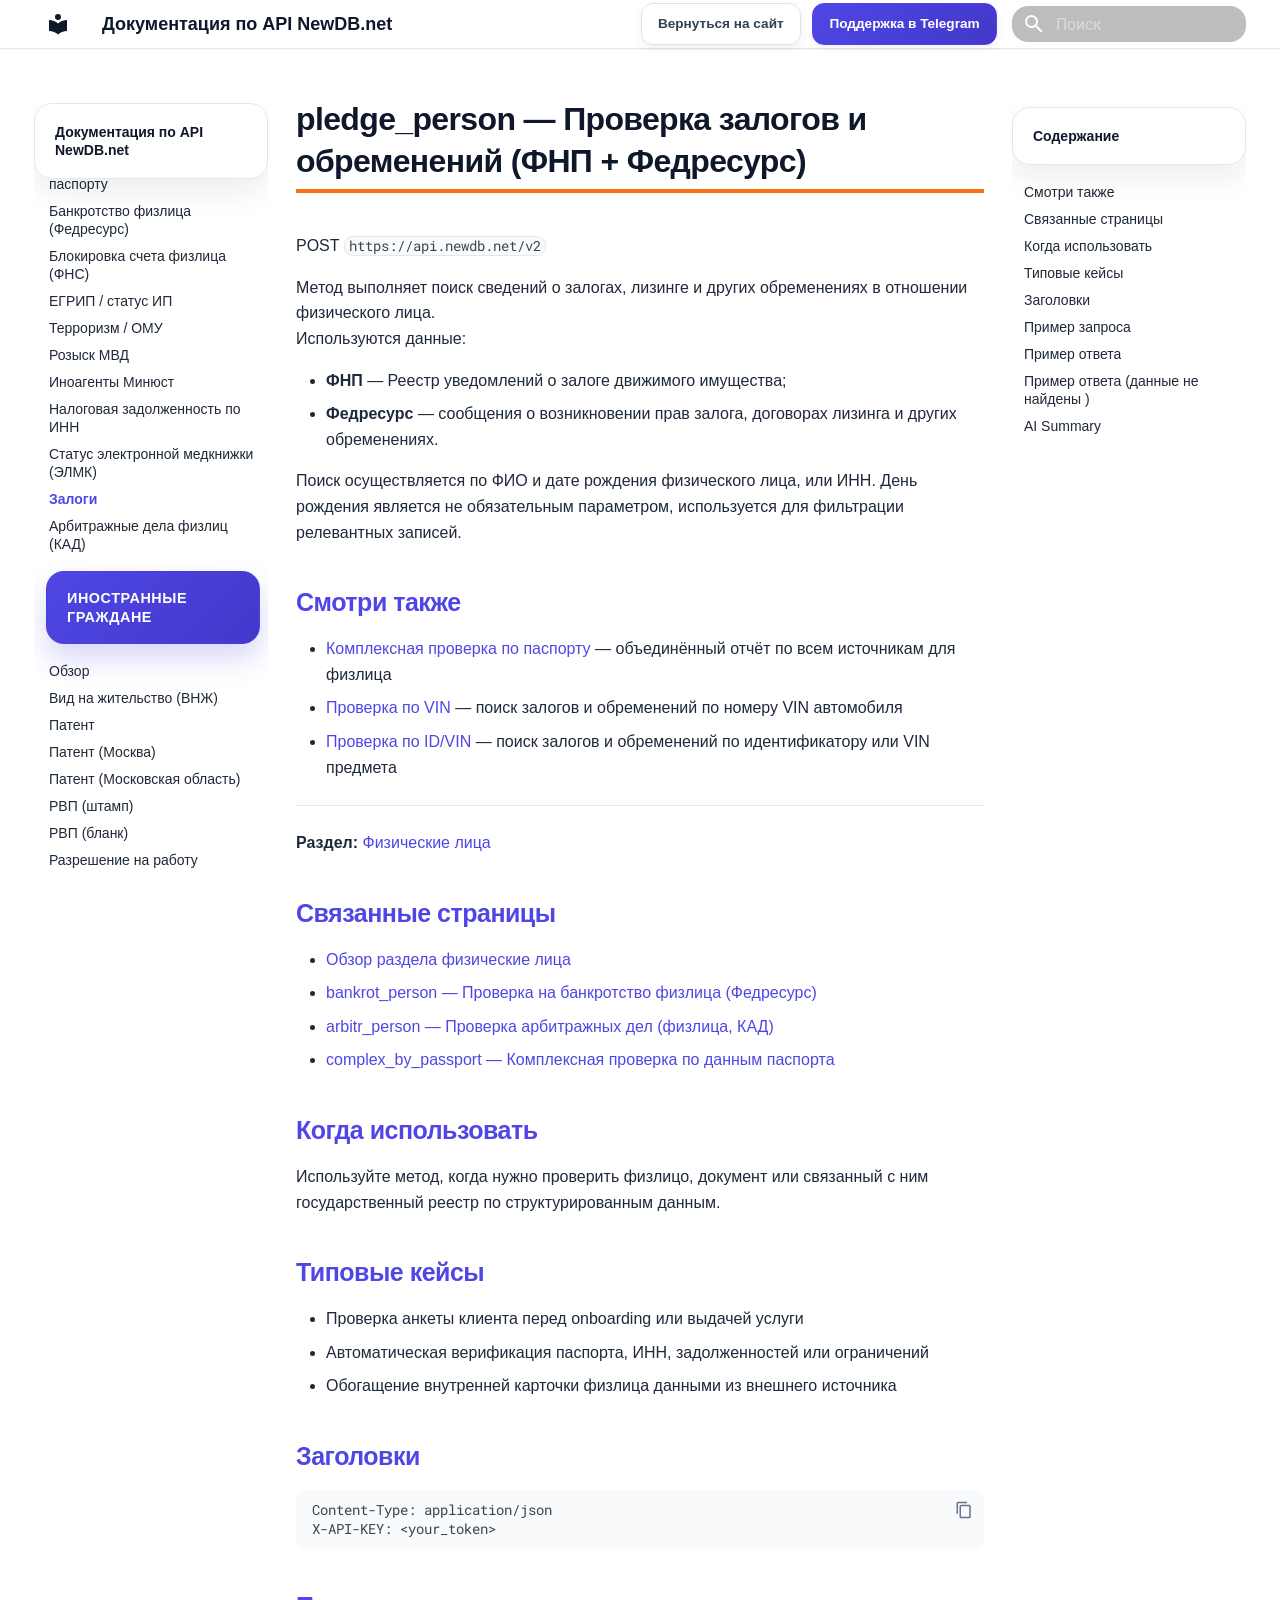
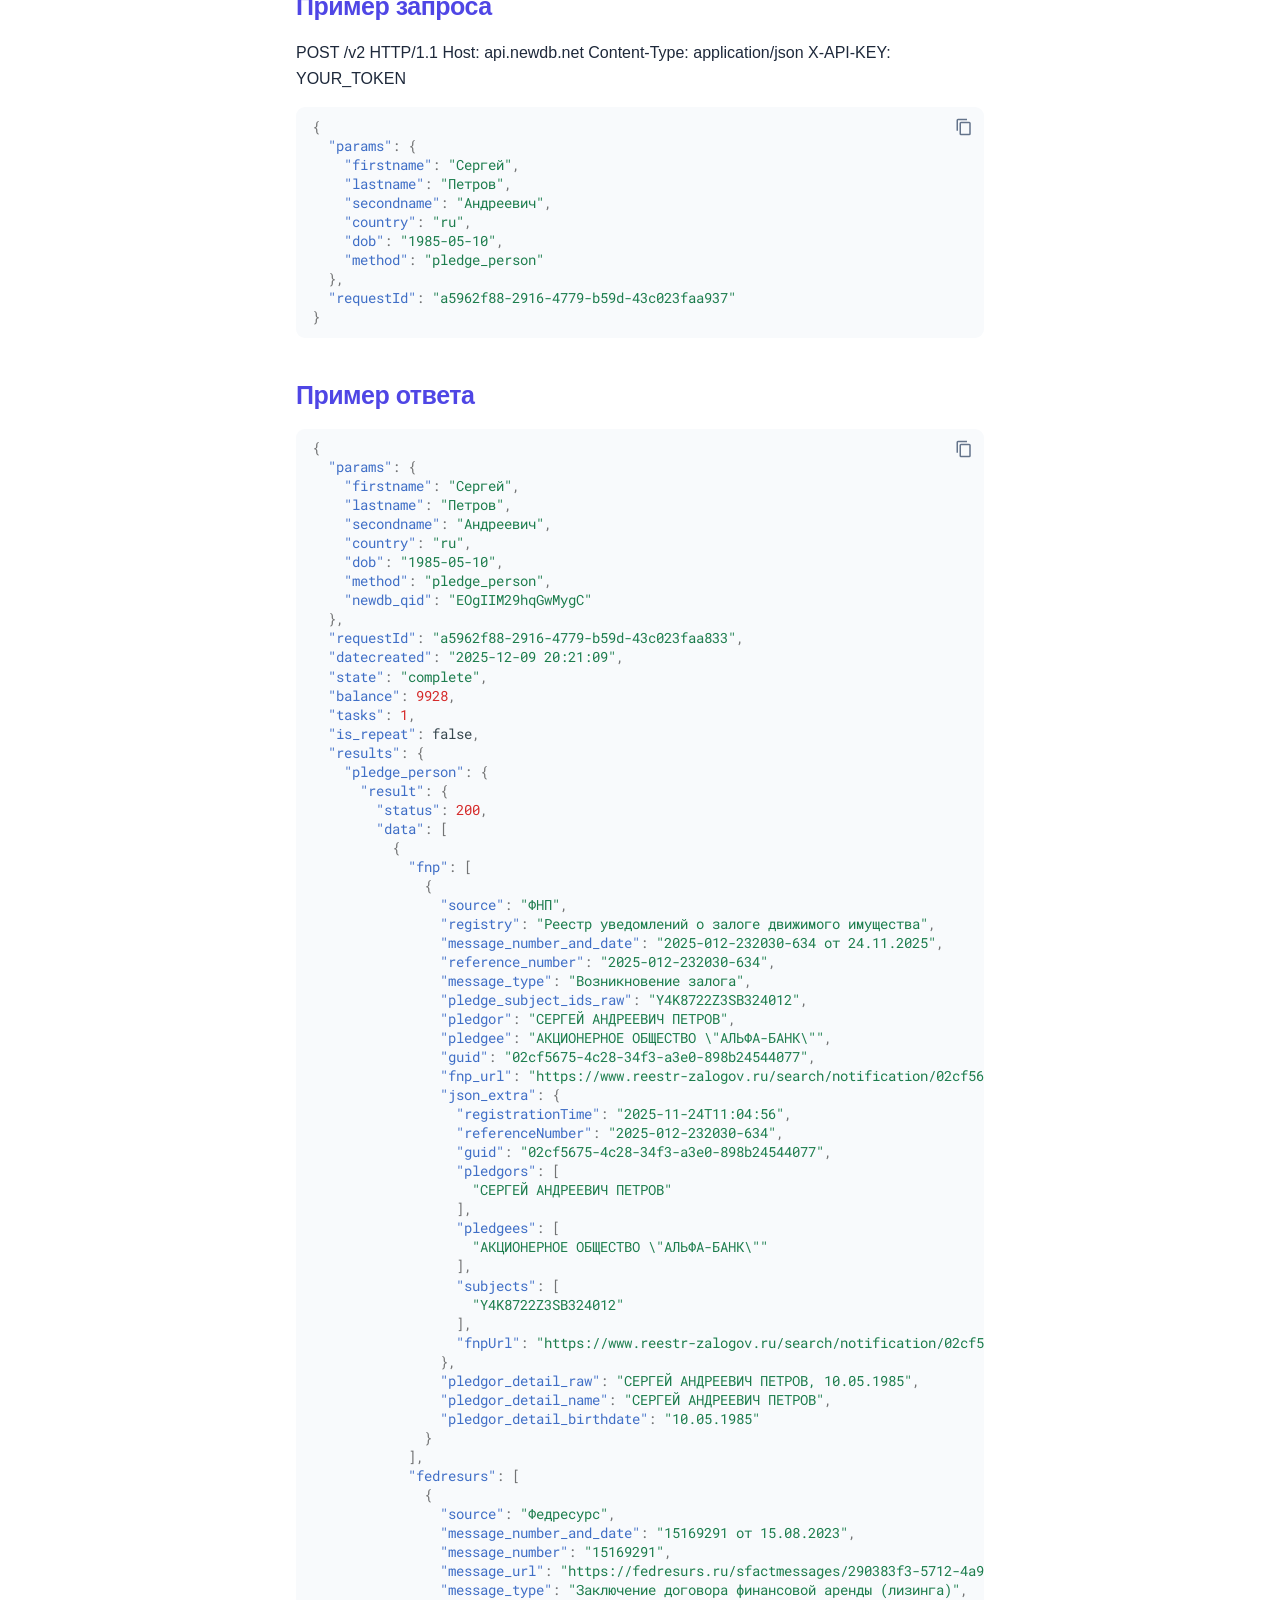
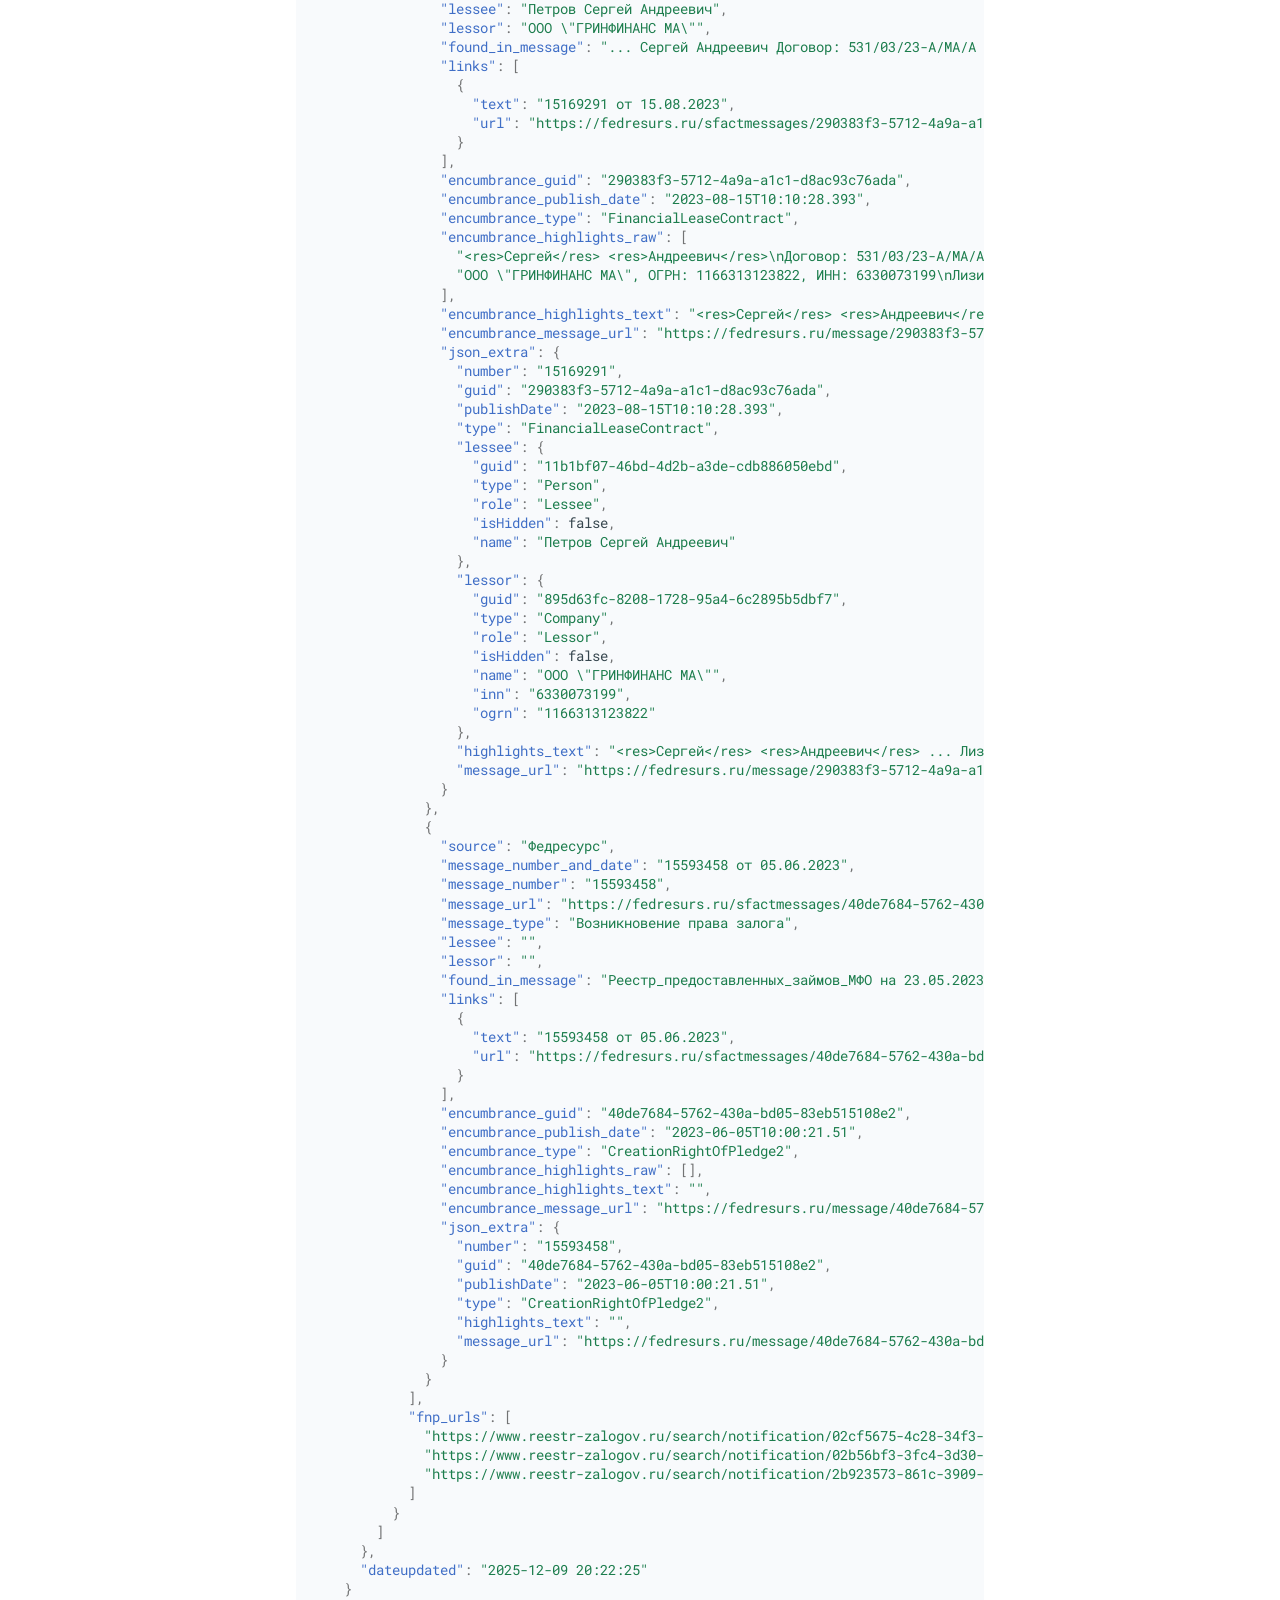
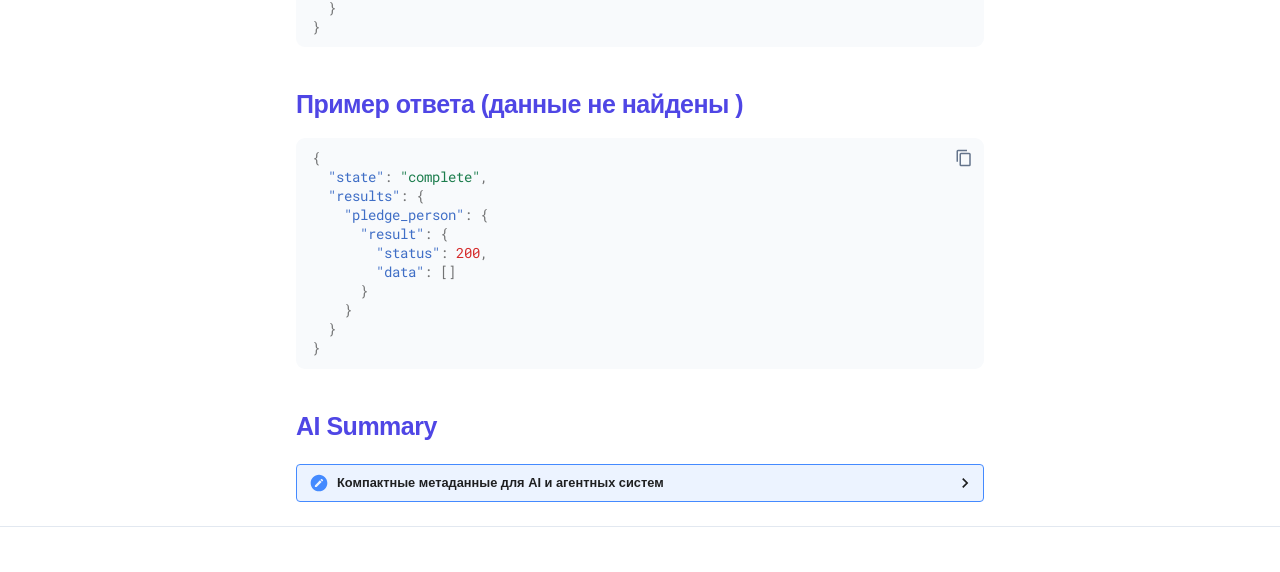
<file: site/fiz/06-pledge_person/index.html>
<!doctype html>
<html lang="ru" class="no-js">
  <head>
    
      <meta charset="utf-8">
      <meta name="viewport" content="width=device-width,initial-scale=1">
      
        <meta name="description" content="Метод NEWDB pledge_person ищет сведения о залогах и иных обременениях физического лица по ФИО и дате рождения в реестре ФНП и Федресурсе.">
      
      
      
        <link rel="canonical" href="https://newdb.net/docs/fiz/06-pledge_person/">
      
      
        <link rel="prev" href="../09-elmk_registry/">
      
      
        <link rel="next" href="../07-arbitr_person/">
      
      
      <link rel="icon" href="../../assets/images/favicon.png">
      <meta name="generator" content="mkdocs-1.6.1, mkdocs-material-9.5.29">
    
    
      
        <title>pledge_person — проверка залогов и обременений по физлицу - Документация по API NewDB.net</title>
      
    
    
      <link rel="stylesheet" href="../../assets/stylesheets/main.76a95c52.min.css">
      
      


    
    
      
    
    
      
        
        
        <link rel="preconnect" href="https://fonts.gstatic.com" crossorigin>
        <link rel="stylesheet" href="https://fonts.googleapis.com/css?family=Roboto:300,300i,400,400i,700,700i%7CRoboto+Mono:400,400i,700,700i&display=fallback">
        <style>:root{--md-text-font:"Roboto";--md-code-font:"Roboto Mono"}</style>
      
    
    
      <link rel="stylesheet" href="../../stylesheets/custom_theme.css">
    
    <script>__md_scope=new URL("../..",location),__md_hash=e=>[...e].reduce((e,_)=>(e<<5)-e+_.charCodeAt(0),0),__md_get=(e,_=localStorage,t=__md_scope)=>JSON.parse(_.getItem(t.pathname+"."+e)),__md_set=(e,_,t=localStorage,a=__md_scope)=>{try{t.setItem(a.pathname+"."+e,JSON.stringify(_))}catch(e){}}</script>
    
      

    
    
      
        <meta  name="keywords"  content="NEWDB API, pledge_person, залог, обременение, ФНП, Федресурс, проверка физлица" >
      
        <meta  property="og:title"  content="Проверка залогов и обременений физлица — метод pledge_person" >
      
        <meta  property="og:description"  content="Получите данные ФНП и Федресурса по залогам, лизингу и обременениям физического лица по ФИО и дате рождения через API NEWDB." >
      
    
    
  </head>
  
  
    <body dir="ltr">
  
    
    <input class="md-toggle" data-md-toggle="drawer" type="checkbox" id="__drawer" autocomplete="off">
    <input class="md-toggle" data-md-toggle="search" type="checkbox" id="__search" autocomplete="off">
    <label class="md-overlay" for="__drawer"></label>
    <div data-md-component="skip">
      
        
        <a href="#pledge_person" class="md-skip">
          Перейти к содержанию
        </a>
      
    </div>
    <div data-md-component="announce">
      
    </div>
    
    
      

  

<header class="md-header md-header--shadow" data-md-component="header">
  <nav class="md-header__inner md-grid" aria-label="Верхний колонтитул">
    <a href="../.." title="Документация по API NewDB.net" class="md-header__button md-logo" aria-label="Документация по API NewDB.net" data-md-component="logo">
      
  
  <svg xmlns="http://www.w3.org/2000/svg" viewBox="0 0 24 24"><path d="M12 8a3 3 0 0 0 3-3 3 3 0 0 0-3-3 3 3 0 0 0-3 3 3 3 0 0 0 3 3m0 3.54C9.64 9.35 6.5 8 3 8v11c3.5 0 6.64 1.35 9 3.54 2.36-2.19 5.5-3.54 9-3.54V8c-3.5 0-6.64 1.35-9 3.54Z"/></svg>

    </a>
    <label class="md-header__button md-icon" for="__drawer">
      
      <svg xmlns="http://www.w3.org/2000/svg" viewBox="0 0 24 24"><path d="M3 6h18v2H3V6m0 5h18v2H3v-2m0 5h18v2H3v-2Z"/></svg>
    </label>
    <div class="md-header__title" data-md-component="header-title">
      <div class="md-header__ellipsis">
        <div class="md-header__topic">
          <span class="md-ellipsis">
            Документация по API NewDB.net
          </span>
        </div>
        <div class="md-header__topic" data-md-component="header-topic">
          <span class="md-ellipsis">
            
              pledge_person — проверка залогов и обременений по физлицу
            
          </span>
        </div>
      </div>
    </div>
    
    
      <script>var media,input,key,value,palette=__md_get("__palette");if(palette&&palette.color){"(prefers-color-scheme)"===palette.color.media&&(media=matchMedia("(prefers-color-scheme: light)"),input=document.querySelector(media.matches?"[data-md-color-media='(prefers-color-scheme: light)']":"[data-md-color-media='(prefers-color-scheme: dark)']"),palette.color.media=input.getAttribute("data-md-color-media"),palette.color.scheme=input.getAttribute("data-md-color-scheme"),palette.color.primary=input.getAttribute("data-md-color-primary"),palette.color.accent=input.getAttribute("data-md-color-accent"));for([key,value]of Object.entries(palette.color))document.body.setAttribute("data-md-color-"+key,value)}</script>
    
    
    
      <label class="md-header__button md-icon" for="__search">
        
        <svg xmlns="http://www.w3.org/2000/svg" viewBox="0 0 24 24"><path d="M9.5 3A6.5 6.5 0 0 1 16 9.5c0 1.61-.59 3.09-1.56 4.23l.27.27h.79l5 5-1.5 1.5-5-5v-.79l-.27-.27A6.516 6.516 0 0 1 9.5 16 6.5 6.5 0 0 1 3 9.5 6.5 6.5 0 0 1 9.5 3m0 2C7 5 5 7 5 9.5S7 14 9.5 14 14 12 14 9.5 12 5 9.5 5Z"/></svg>
      </label>
      <div class="md-search" data-md-component="search" role="dialog">
  <label class="md-search__overlay" for="__search"></label>
  <div class="md-search__inner" role="search">
    <form class="md-search__form" name="search">
      <input type="text" class="md-search__input" name="query" aria-label="Поиск" placeholder="Поиск" autocapitalize="off" autocorrect="off" autocomplete="off" spellcheck="false" data-md-component="search-query" required>
      <label class="md-search__icon md-icon" for="__search">
        
        <svg xmlns="http://www.w3.org/2000/svg" viewBox="0 0 24 24"><path d="M9.5 3A6.5 6.5 0 0 1 16 9.5c0 1.61-.59 3.09-1.56 4.23l.27.27h.79l5 5-1.5 1.5-5-5v-.79l-.27-.27A6.516 6.516 0 0 1 9.5 16 6.5 6.5 0 0 1 3 9.5 6.5 6.5 0 0 1 9.5 3m0 2C7 5 5 7 5 9.5S7 14 9.5 14 14 12 14 9.5 12 5 9.5 5Z"/></svg>
        
        <svg xmlns="http://www.w3.org/2000/svg" viewBox="0 0 24 24"><path d="M20 11v2H8l5.5 5.5-1.42 1.42L4.16 12l7.92-7.92L13.5 5.5 8 11h12Z"/></svg>
      </label>
      <nav class="md-search__options" aria-label="Поиск">
        
        <button type="reset" class="md-search__icon md-icon" title="Очистить" aria-label="Очистить" tabindex="-1">
          
          <svg xmlns="http://www.w3.org/2000/svg" viewBox="0 0 24 24"><path d="M19 6.41 17.59 5 12 10.59 6.41 5 5 6.41 10.59 12 5 17.59 6.41 19 12 13.41 17.59 19 19 17.59 13.41 12 19 6.41Z"/></svg>
        </button>
      </nav>
      
        <div class="md-search__suggest" data-md-component="search-suggest"></div>
      
    </form>
    <div class="md-search__output">
      <div class="md-search__scrollwrap" tabindex="0" data-md-scrollfix>
        <div class="md-search-result" data-md-component="search-result">
          <div class="md-search-result__meta">
            Инициализация поиска
          </div>
          <ol class="md-search-result__list" role="presentation"></ol>
        </div>
      </div>
    </div>
  </div>
</div>
    
    
  </nav>
  
</header>
    
    <div class="md-container" data-md-component="container">
      
      
        
          
        
      
      <main class="md-main" data-md-component="main">
        <div class="md-main__inner md-grid">
          
            
              
              <div class="md-sidebar md-sidebar--primary" data-md-component="sidebar" data-md-type="navigation" >
                <div class="md-sidebar__scrollwrap">
                  <div class="md-sidebar__inner">
                    



<nav class="md-nav md-nav--primary" aria-label="Навигация" data-md-level="0">
  <label class="md-nav__title" for="__drawer">
    <a href="../.." title="Документация по API NewDB.net" class="md-nav__button md-logo" aria-label="Документация по API NewDB.net" data-md-component="logo">
      
  
  <svg xmlns="http://www.w3.org/2000/svg" viewBox="0 0 24 24"><path d="M12 8a3 3 0 0 0 3-3 3 3 0 0 0-3-3 3 3 0 0 0-3 3 3 3 0 0 0 3 3m0 3.54C9.64 9.35 6.5 8 3 8v11c3.5 0 6.64 1.35 9 3.54 2.36-2.19 5.5-3.54 9-3.54V8c-3.5 0-6.64 1.35-9 3.54Z"/></svg>

    </a>
    Документация по API NewDB.net
  </label>
  
  <ul class="md-nav__list" data-md-scrollfix>
    
      
      
  
  
  
  
    <li class="md-nav__item">
      <a href="../.." class="md-nav__link">
        
  
  <span class="md-ellipsis">
    Главная
  </span>
  

      </a>
    </li>
  

    
      
      
  
  
  
  
    <li class="md-nav__item">
      <a href="../../api-example/" class="md-nav__link">
        
  
  <span class="md-ellipsis">
    Пример вызова API
  </span>
  

      </a>
    </li>
  

    
      
      
  
  
    
  
  
  
    
    
    
      
        
        
      
    
    
    <li class="md-nav__item md-nav__item--active md-nav__item--section md-nav__item--nested">
      
        
        
        <input class="md-nav__toggle md-toggle " type="checkbox" id="__nav_3" checked>
        
          
          <label class="md-nav__link" for="__nav_3" id="__nav_3_label" tabindex="">
            
  
  <span class="md-ellipsis">
    Физические лица
  </span>
  

            <span class="md-nav__icon md-icon"></span>
          </label>
        
        <nav class="md-nav" data-md-level="1" aria-labelledby="__nav_3_label" aria-expanded="true">
          <label class="md-nav__title" for="__nav_3">
            <span class="md-nav__icon md-icon"></span>
            Физические лица
          </label>
          <ul class="md-nav__list" data-md-scrollfix>
            
              
                
  
  
  
  
    <li class="md-nav__item">
      <a href="../" class="md-nav__link">
        
  
  <span class="md-ellipsis">
    Обзор
  </span>
  

      </a>
    </li>
  

              
            
              
                
  
  
  
  
    <li class="md-nav__item">
      <a href="../01-fssp_person/" class="md-nav__link">
        
  
  <span class="md-ellipsis">
    Проверка ФЛ (ФССП)
  </span>
  

      </a>
    </li>
  

              
            
              
                
  
  
  
  
    <li class="md-nav__item">
      <a href="../02-passport_fns/" class="md-nav__link">
        
  
  <span class="md-ellipsis">
    Проверка паспорта и ИНН через ФНС
  </span>
  

      </a>
    </li>
  

              
            
              
                
  
  
  
  
    <li class="md-nav__item">
      <a href="../03-passport_mvd/" class="md-nav__link">
        
  
  <span class="md-ellipsis">
    Проверка паспорта РФ на действительность
  </span>
  

      </a>
    </li>
  

              
            
              
                
  
  
  
  
    <li class="md-nav__item">
      <a href="../04-complex_by_passport/" class="md-nav__link">
        
  
  <span class="md-ellipsis">
    Комплексная проверка по паспорту
  </span>
  

      </a>
    </li>
  

              
            
              
                
  
  
  
  
    <li class="md-nav__item">
      <a href="../05-fedresurs_bankrot/" class="md-nav__link">
        
  
  <span class="md-ellipsis">
    Банкротство физлица (Федресурс)
  </span>
  

      </a>
    </li>
  

              
            
              
                
  
  
  
  
    <li class="md-nav__item">
      <a href="../10-fns_block_person/" class="md-nav__link">
        
  
  <span class="md-ellipsis">
    Блокировка счета физлица (ФНС)
  </span>
  

      </a>
    </li>
  

              
            
              
                
  
  
  
  
    <li class="md-nav__item">
      <a href="../11-egrul_ip/" class="md-nav__link">
        
  
  <span class="md-ellipsis">
    ЕГРИП / статус ИП
  </span>
  

      </a>
    </li>
  

              
            
              
                
  
  
  
  
    <li class="md-nav__item">
      <a href="../12-terrorist/" class="md-nav__link">
        
  
  <span class="md-ellipsis">
    Терроризм / ОМУ
  </span>
  

      </a>
    </li>
  

              
            
              
                
  
  
  
  
    <li class="md-nav__item">
      <a href="../13-mvd_wanted/" class="md-nav__link">
        
  
  <span class="md-ellipsis">
    Розыск МВД
  </span>
  

      </a>
    </li>
  

              
            
              
                
  
  
  
  
    <li class="md-nav__item">
      <a href="../14-inoagent/" class="md-nav__link">
        
  
  <span class="md-ellipsis">
    Иноагенты Минюст
  </span>
  

      </a>
    </li>
  

              
            
              
                
  
  
  
  
    <li class="md-nav__item">
      <a href="../08-nalog_debt/" class="md-nav__link">
        
  
  <span class="md-ellipsis">
    Налоговая задолженность по ИНН
  </span>
  

      </a>
    </li>
  

              
            
              
                
  
  
  
  
    <li class="md-nav__item">
      <a href="../09-elmk_registry/" class="md-nav__link">
        
  
  <span class="md-ellipsis">
    Статус электронной медкнижки (ЭЛМК)
  </span>
  

      </a>
    </li>
  

              
            
              
                
  
  
    
  
  
  
    <li class="md-nav__item md-nav__item--active">
      
      <input class="md-nav__toggle md-toggle" type="checkbox" id="__toc">
      
      
        
      
      
        <label class="md-nav__link md-nav__link--active" for="__toc">
          
  
  <span class="md-ellipsis">
    Залоги
  </span>
  

          <span class="md-nav__icon md-icon"></span>
        </label>
      
      <a href="./" class="md-nav__link md-nav__link--active">
        
  
  <span class="md-ellipsis">
    Залоги
  </span>
  

      </a>
      
        

<nav class="md-nav md-nav--secondary" aria-label="Содержание">
  
  
  
    
  
  
    <label class="md-nav__title" for="__toc">
      <span class="md-nav__icon md-icon"></span>
      Содержание
    </label>
    <ul class="md-nav__list" data-md-component="toc" data-md-scrollfix>
      
        <li class="md-nav__item">
  <a href="#_1" class="md-nav__link">
    <span class="md-ellipsis">
      Смотри также
    </span>
  </a>
  
</li>
      
        <li class="md-nav__item">
  <a href="#_2" class="md-nav__link">
    <span class="md-ellipsis">
      Связанные страницы
    </span>
  </a>
  
</li>
      
        <li class="md-nav__item">
  <a href="#_3" class="md-nav__link">
    <span class="md-ellipsis">
      Когда использовать
    </span>
  </a>
  
</li>
      
        <li class="md-nav__item">
  <a href="#_4" class="md-nav__link">
    <span class="md-ellipsis">
      Типовые кейсы
    </span>
  </a>
  
</li>
      
        <li class="md-nav__item">
  <a href="#_5" class="md-nav__link">
    <span class="md-ellipsis">
      Заголовки
    </span>
  </a>
  
</li>
      
        <li class="md-nav__item">
  <a href="#_6" class="md-nav__link">
    <span class="md-ellipsis">
      Пример запроса
    </span>
  </a>
  
</li>
      
        <li class="md-nav__item">
  <a href="#_7" class="md-nav__link">
    <span class="md-ellipsis">
      Пример ответа
    </span>
  </a>
  
</li>
      
        <li class="md-nav__item">
  <a href="#_8" class="md-nav__link">
    <span class="md-ellipsis">
      Пример ответа (данные не найдены )
    </span>
  </a>
  
</li>
      
        <li class="md-nav__item">
  <a href="#ai-summary" class="md-nav__link">
    <span class="md-ellipsis">
      AI Summary
    </span>
  </a>
  
</li>
      
    </ul>
  
</nav>
      
    </li>
  

              
            
              
                
  
  
  
  
    <li class="md-nav__item">
      <a href="../07-arbitr_person/" class="md-nav__link">
        
  
  <span class="md-ellipsis">
    Арбитражные дела физлиц (КАД)
  </span>
  

      </a>
    </li>
  

              
            
          </ul>
        </nav>
      
    </li>
  

    
      
      
  
  
  
  
    
    
    
      
        
        
      
    
    
    <li class="md-nav__item md-nav__item--section md-nav__item--nested">
      
        
        
        <input class="md-nav__toggle md-toggle " type="checkbox" id="__nav_4" >
        
          
          <label class="md-nav__link" for="__nav_4" id="__nav_4_label" tabindex="">
            
  
  <span class="md-ellipsis">
    Иностранные граждане
  </span>
  

            <span class="md-nav__icon md-icon"></span>
          </label>
        
        <nav class="md-nav" data-md-level="1" aria-labelledby="__nav_4_label" aria-expanded="false">
          <label class="md-nav__title" for="__nav_4">
            <span class="md-nav__icon md-icon"></span>
            Иностранные граждане
          </label>
          <ul class="md-nav__list" data-md-scrollfix>
            
              
                
  
  
  
  
    <li class="md-nav__item">
      <a href="../../foreign/" class="md-nav__link">
        
  
  <span class="md-ellipsis">
    Обзор
  </span>
  

      </a>
    </li>
  

              
            
              
                
  
  
  
  
    <li class="md-nav__item">
      <a href="../../foreign/01-foreign_vng/" class="md-nav__link">
        
  
  <span class="md-ellipsis">
    Вид на жительство (ВНЖ)
  </span>
  

      </a>
    </li>
  

              
            
              
                
  
  
  
  
    <li class="md-nav__item">
      <a href="../../foreign/02-foreign_patent/" class="md-nav__link">
        
  
  <span class="md-ellipsis">
    Патент
  </span>
  

      </a>
    </li>
  

              
            
              
                
  
  
  
  
    <li class="md-nav__item">
      <a href="../../foreign/07-foreign_patent_msk/" class="md-nav__link">
        
  
  <span class="md-ellipsis">
    Патент (Москва)
  </span>
  

      </a>
    </li>
  

              
            
              
                
  
  
  
  
    <li class="md-nav__item">
      <a href="../../foreign/08-foreign_patent_mo/" class="md-nav__link">
        
  
  <span class="md-ellipsis">
    Патент (Московская область)
  </span>
  

      </a>
    </li>
  

              
            
              
                
  
  
  
  
    <li class="md-nav__item">
      <a href="../../foreign/03-foreign_rvp_stamp/" class="md-nav__link">
        
  
  <span class="md-ellipsis">
    РВП (штамп)
  </span>
  

      </a>
    </li>
  

              
            
              
                
  
  
  
  
    <li class="md-nav__item">
      <a href="../../foreign/04-foreign_rvp_blank/" class="md-nav__link">
        
  
  <span class="md-ellipsis">
    РВП (бланк)
  </span>
  

      </a>
    </li>
  

              
            
              
                
  
  
  
  
    <li class="md-nav__item">
      <a href="../../foreign/05-foreign_rnr/" class="md-nav__link">
        
  
  <span class="md-ellipsis">
    Разрешение на работу
  </span>
  

      </a>
    </li>
  

              
            
              
                
  
  
  
  
    <li class="md-nav__item">
      <a href="../../foreign/06-foreign_rkl/" class="md-nav__link">
        
  
  <span class="md-ellipsis">
    Реестр контролируемых лиц (RKL)
  </span>
  

      </a>
    </li>
  

              
            
          </ul>
        </nav>
      
    </li>
  

    
      
      
  
  
  
  
    
    
    
      
        
        
      
    
    
    <li class="md-nav__item md-nav__item--section md-nav__item--nested">
      
        
        
        <input class="md-nav__toggle md-toggle " type="checkbox" id="__nav_5" >
        
          
          <label class="md-nav__link" for="__nav_5" id="__nav_5_label" tabindex="">
            
  
  <span class="md-ellipsis">
    Юридические лица
  </span>
  

            <span class="md-nav__icon md-icon"></span>
          </label>
        
        <nav class="md-nav" data-md-level="1" aria-labelledby="__nav_5_label" aria-expanded="false">
          <label class="md-nav__title" for="__nav_5">
            <span class="md-nav__icon md-icon"></span>
            Юридические лица
          </label>
          <ul class="md-nav__list" data-md-scrollfix>
            
              
                
  
  
  
  
    <li class="md-nav__item">
      <a href="../../legal/" class="md-nav__link">
        
  
  <span class="md-ellipsis">
    Обзор
  </span>
  

      </a>
    </li>
  

              
            
              
                
  
  
  
  
    <li class="md-nav__item">
      <a href="../../legal/01-arbitr_legal/" class="md-nav__link">
        
  
  <span class="md-ellipsis">
    Арбитражные дела юрлиц (КАД)
  </span>
  

      </a>
    </li>
  

              
            
              
                
  
  
  
  
    <li class="md-nav__item">
      <a href="../../legal/02-fns_block/" class="md-nav__link">
        
  
  <span class="md-ellipsis">
    Блокировка счета ФНС
  </span>
  

      </a>
    </li>
  

              
            
              
                
  
  
  
  
    <li class="md-nav__item">
      <a href="../../legal/03-bankrot_legal/" class="md-nav__link">
        
  
  <span class="md-ellipsis">
    Банкротство юрлица (Федресурс)
  </span>
  

      </a>
    </li>
  

              
            
              
                
  
  
  
  
    <li class="md-nav__item">
      <a href="../../legal/04-egrul/" class="md-nav__link">
        
  
  <span class="md-ellipsis">
    ЕГРЮЛ / Прозрачный бизнес
  </span>
  

      </a>
    </li>
  

              
            
              
                
  
  
  
  
    <li class="md-nav__item">
      <a href="../../legal/05-fssp_legal/" class="md-nav__link">
        
  
  <span class="md-ellipsis">
    ФССП по ИНН юрлица
  </span>
  

      </a>
    </li>
  

              
            
              
                
  
  
  
  
    <li class="md-nav__item">
      <a href="../../legal/07-pledge_legal/" class="md-nav__link">
        
  
  <span class="md-ellipsis">
    Залоги юрлица
  </span>
  

      </a>
    </li>
  

              
            
              
                
  
  
  
  
    <li class="md-nav__item">
      <a href="../../legal/06-complex_by_inn/" class="md-nav__link">
        
  
  <span class="md-ellipsis">
    Комплексная проверка компании по ИНН
  </span>
  

      </a>
    </li>
  

              
            
          </ul>
        </nav>
      
    </li>
  

    
      
      
  
  
  
  
    
    
    
      
        
        
      
    
    
    <li class="md-nav__item md-nav__item--section md-nav__item--nested">
      
        
        
        <input class="md-nav__toggle md-toggle " type="checkbox" id="__nav_6" >
        
          
          <label class="md-nav__link" for="__nav_6" id="__nav_6_label" tabindex="">
            
  
  <span class="md-ellipsis">
    ГАС Правосудие
  </span>
  

            <span class="md-nav__icon md-icon"></span>
          </label>
        
        <nav class="md-nav" data-md-level="1" aria-labelledby="__nav_6_label" aria-expanded="false">
          <label class="md-nav__title" for="__nav_6">
            <span class="md-nav__icon md-icon"></span>
            ГАС Правосудие
          </label>
          <ul class="md-nav__list" data-md-scrollfix>
            
              
                
  
  
  
  
    <li class="md-nav__item">
      <a href="../../gas/" class="md-nav__link">
        
  
  <span class="md-ellipsis">
    Обзор
  </span>
  

      </a>
    </li>
  

              
            
              
                
  
  
  
  
    <li class="md-nav__item">
      <a href="../../gas/01-pravo_cases_details/" class="md-nav__link">
        
  
  <span class="md-ellipsis">
    Детали судебного дела по NewdbID
  </span>
  

      </a>
    </li>
  

              
            
              
                
  
  
  
  
    <li class="md-nav__item">
      <a href="../../gas/02-pravo_search/" class="md-nav__link">
        
  
  <span class="md-ellipsis">
    Поиск судебных дел
  </span>
  

      </a>
    </li>
  

              
            
              
                
  
  
  
  
    <li class="md-nav__item">
      <a href="../../gas/03-act_text_search/" class="md-nav__link">
        
  
  <span class="md-ellipsis">
    Поиск по текстам актов
  </span>
  

      </a>
    </li>
  

              
            
          </ul>
        </nav>
      
    </li>
  

    
      
      
  
  
  
  
    
    
    
      
        
        
      
    
    
    <li class="md-nav__item md-nav__item--section md-nav__item--nested">
      
        
        
        <input class="md-nav__toggle md-toggle " type="checkbox" id="__nav_7" >
        
          
          <label class="md-nav__link" for="__nav_7" id="__nav_7_label" tabindex="">
            
  
  <span class="md-ellipsis">
    Имущество
  </span>
  

            <span class="md-nav__icon md-icon"></span>
          </label>
        
        <nav class="md-nav" data-md-level="1" aria-labelledby="__nav_7_label" aria-expanded="false">
          <label class="md-nav__title" for="__nav_7">
            <span class="md-nav__icon md-icon"></span>
            Имущество
          </label>
          <ul class="md-nav__list" data-md-scrollfix>
            
              
                
  
  
  
  
    <li class="md-nav__item">
      <a href="../../property/" class="md-nav__link">
        
  
  <span class="md-ellipsis">
    Обзор
  </span>
  

      </a>
    </li>
  

              
            
              
                
  
  
  
  
    <li class="md-nav__item">
      <a href="../../property/01-rosreestr/" class="md-nav__link">
        
  
  <span class="md-ellipsis">
    Росреестр
  </span>
  

      </a>
    </li>
  

              
            
              
                
  
  
  
  
    <li class="md-nav__item">
      <a href="../../property/02-pledge_property/" class="md-nav__link">
        
  
  <span class="md-ellipsis">
    Залог по ID
  </span>
  

      </a>
    </li>
  

              
            
              
                
  
  
  
  
    <li class="md-nav__item">
      <a href="../../property/03-pledge_vin/" class="md-nav__link">
        
  
  <span class="md-ellipsis">
    Залог по VIN
  </span>
  

      </a>
    </li>
  

              
            
              
                
  
  
  
  
    <li class="md-nav__item">
      <a href="../../property/04-nspd_cadastr/" class="md-nav__link">
        
  
  <span class="md-ellipsis">
    Геоданные по кадастровому номеру
  </span>
  

      </a>
    </li>
  

              
            
              
                
  
  
  
  
    <li class="md-nav__item">
      <a href="../../property/05-realty_price/" class="md-nav__link">
        
  
  <span class="md-ellipsis">
    Оценка стоимости недвижимости
  </span>
  

      </a>
    </li>
  

              
            
          </ul>
        </nav>
      
    </li>
  

    
  </ul>
</nav>
                  </div>
                </div>
              </div>
            
            
              
              <div class="md-sidebar md-sidebar--secondary" data-md-component="sidebar" data-md-type="toc" >
                <div class="md-sidebar__scrollwrap">
                  <div class="md-sidebar__inner">
                    

<nav class="md-nav md-nav--secondary" aria-label="Содержание">
  
  
  
    
  
  
    <label class="md-nav__title" for="__toc">
      <span class="md-nav__icon md-icon"></span>
      Содержание
    </label>
    <ul class="md-nav__list" data-md-component="toc" data-md-scrollfix>
      
        <li class="md-nav__item">
  <a href="#_1" class="md-nav__link">
    <span class="md-ellipsis">
      Смотри также
    </span>
  </a>
  
</li>
      
        <li class="md-nav__item">
  <a href="#_2" class="md-nav__link">
    <span class="md-ellipsis">
      Связанные страницы
    </span>
  </a>
  
</li>
      
        <li class="md-nav__item">
  <a href="#_3" class="md-nav__link">
    <span class="md-ellipsis">
      Когда использовать
    </span>
  </a>
  
</li>
      
        <li class="md-nav__item">
  <a href="#_4" class="md-nav__link">
    <span class="md-ellipsis">
      Типовые кейсы
    </span>
  </a>
  
</li>
      
        <li class="md-nav__item">
  <a href="#_5" class="md-nav__link">
    <span class="md-ellipsis">
      Заголовки
    </span>
  </a>
  
</li>
      
        <li class="md-nav__item">
  <a href="#_6" class="md-nav__link">
    <span class="md-ellipsis">
      Пример запроса
    </span>
  </a>
  
</li>
      
        <li class="md-nav__item">
  <a href="#_7" class="md-nav__link">
    <span class="md-ellipsis">
      Пример ответа
    </span>
  </a>
  
</li>
      
        <li class="md-nav__item">
  <a href="#_8" class="md-nav__link">
    <span class="md-ellipsis">
      Пример ответа (данные не найдены )
    </span>
  </a>
  
</li>
      
        <li class="md-nav__item">
  <a href="#ai-summary" class="md-nav__link">
    <span class="md-ellipsis">
      AI Summary
    </span>
  </a>
  
</li>
      
    </ul>
  
</nav>
                  </div>
                </div>
              </div>
            
          
          
            <div class="md-content" data-md-component="content">
              <article class="md-content__inner md-typeset">
                
                  


<h1 id="pledge_person">pledge_person — Проверка залогов и обременений (ФНП + Федресурс)<a class="headerlink" href="#pledge_person" title="Permanent link">&para;</a></h1>
<p>POST <code>https://api.newdb.net/v2</code></p>
<p>Метод выполняет поиск сведений о залогах, лизинге и других обременениях в отношении физического лица.<br />
Используются данные:</p>
<ul>
<li><strong>ФНП</strong> — Реестр уведомлений о залоге движимого имущества;</li>
<li><strong>Федресурс</strong> — сообщения о возникновении прав залога, договорах лизинга и других обременениях.</li>
</ul>
<p>Поиск осуществляется по ФИО и дате рождения физического лица, или ИНН. 
День рождения является не обязательным параметром, используется для фильтрации релевантных записей.</p>
<h2 id="_1">Смотри также<a class="headerlink" href="#_1" title="Permanent link">&para;</a></h2>
<ul>
<li><a href="../04-complex_by_passport/">Комплексная проверка по паспорту</a> — объединённый отчёт по всем источникам для физлица</li>
<li><a href="../../property/03-pledge_vin/">Проверка по VIN</a> — поиск залогов и обременений по номеру VIN автомобиля</li>
<li><a href="../../property/02-pledge_property/">Проверка по ID/VIN</a> — поиск залогов и обременений по идентификатору или VIN предмета</li>
</ul>
<hr />
<p><strong>Раздел:</strong> <a href="../">Физические лица</a></p>
<h2 id="_2">Связанные страницы<a class="headerlink" href="#_2" title="Permanent link">&para;</a></h2>
<ul>
<li><a href="../">Обзор раздела физические лица</a></li>
<li><a href="../05-fedresurs_bankrot/">bankrot_person — Проверка на банкротство физлица (Федресурс)</a></li>
<li><a href="../07-arbitr_person/">arbitr_person — Проверка арбитражных дел (физлица, КАД)</a></li>
<li><a href="../04-complex_by_passport/">complex_by_passport — Комплексная проверка по данным паспорта</a></li>
</ul>
<h2 id="_3">Когда использовать<a class="headerlink" href="#_3" title="Permanent link">&para;</a></h2>
<p>Используйте метод, когда нужно проверить физлицо, документ или связанный с ним государственный реестр по структурированным данным.</p>
<h2 id="_4">Типовые кейсы<a class="headerlink" href="#_4" title="Permanent link">&para;</a></h2>
<ul>
<li>Проверка анкеты клиента перед onboarding или выдачей услуги</li>
<li>Автоматическая верификация паспорта, ИНН, задолженностей или ограничений</li>
<li>Обогащение внутренней карточки физлица данными из внешнего источника</li>
</ul>
<h2 id="_5">Заголовки<a class="headerlink" href="#_5" title="Permanent link">&para;</a></h2>
<div class="highlight"><pre><span></span><code>Content-Type: application/json
X-API-KEY: &lt;your_token&gt;
</code></pre></div>
<h2 id="_6">Пример запроса<a class="headerlink" href="#_6" title="Permanent link">&para;</a></h2>
<p>POST /v2 HTTP/1.1
Host: api.newdb.net
Content-Type: application/json
X-API-KEY: YOUR_TOKEN
<div class="highlight"><pre><span></span><code><span class="p">{</span>
<span class="w">  </span><span class="nt">&quot;params&quot;</span><span class="p">:</span><span class="w"> </span><span class="p">{</span>
<span class="w">    </span><span class="nt">&quot;firstname&quot;</span><span class="p">:</span><span class="w"> </span><span class="s2">&quot;Сергей&quot;</span><span class="p">,</span>
<span class="w">    </span><span class="nt">&quot;lastname&quot;</span><span class="p">:</span><span class="w"> </span><span class="s2">&quot;Петров&quot;</span><span class="p">,</span>
<span class="w">    </span><span class="nt">&quot;secondname&quot;</span><span class="p">:</span><span class="w"> </span><span class="s2">&quot;Андреевич&quot;</span><span class="p">,</span>
<span class="w">    </span><span class="nt">&quot;country&quot;</span><span class="p">:</span><span class="w"> </span><span class="s2">&quot;ru&quot;</span><span class="p">,</span>
<span class="w">    </span><span class="nt">&quot;dob&quot;</span><span class="p">:</span><span class="w"> </span><span class="s2">&quot;1985-05-10&quot;</span><span class="p">,</span>
<span class="w">    </span><span class="nt">&quot;method&quot;</span><span class="p">:</span><span class="w"> </span><span class="s2">&quot;pledge_person&quot;</span>
<span class="w">  </span><span class="p">},</span>
<span class="w">  </span><span class="nt">&quot;requestId&quot;</span><span class="p">:</span><span class="w"> </span><span class="s2">&quot;a5962f88-2916-4779-b59d-43c023faa937&quot;</span>
<span class="p">}</span>
</code></pre></div></p>
<h2 id="_7">Пример ответа<a class="headerlink" href="#_7" title="Permanent link">&para;</a></h2>
<div class="highlight"><pre><span></span><code><span class="p">{</span>
<span class="w">  </span><span class="nt">&quot;params&quot;</span><span class="p">:</span><span class="w"> </span><span class="p">{</span>
<span class="w">    </span><span class="nt">&quot;firstname&quot;</span><span class="p">:</span><span class="w"> </span><span class="s2">&quot;Сергей&quot;</span><span class="p">,</span>
<span class="w">    </span><span class="nt">&quot;lastname&quot;</span><span class="p">:</span><span class="w"> </span><span class="s2">&quot;Петров&quot;</span><span class="p">,</span>
<span class="w">    </span><span class="nt">&quot;secondname&quot;</span><span class="p">:</span><span class="w"> </span><span class="s2">&quot;Андреевич&quot;</span><span class="p">,</span>
<span class="w">    </span><span class="nt">&quot;country&quot;</span><span class="p">:</span><span class="w"> </span><span class="s2">&quot;ru&quot;</span><span class="p">,</span>
<span class="w">    </span><span class="nt">&quot;dob&quot;</span><span class="p">:</span><span class="w"> </span><span class="s2">&quot;1985-05-10&quot;</span><span class="p">,</span>
<span class="w">    </span><span class="nt">&quot;method&quot;</span><span class="p">:</span><span class="w"> </span><span class="s2">&quot;pledge_person&quot;</span><span class="p">,</span>
<span class="w">    </span><span class="nt">&quot;newdb_qid&quot;</span><span class="p">:</span><span class="w"> </span><span class="s2">&quot;EOgIIM29hqGwMygC&quot;</span>
<span class="w">  </span><span class="p">},</span>
<span class="w">  </span><span class="nt">&quot;requestId&quot;</span><span class="p">:</span><span class="w"> </span><span class="s2">&quot;a5962f88-2916-4779-b59d-43c023faa833&quot;</span><span class="p">,</span>
<span class="w">  </span><span class="nt">&quot;datecreated&quot;</span><span class="p">:</span><span class="w"> </span><span class="s2">&quot;2025-12-09 20:21:09&quot;</span><span class="p">,</span>
<span class="w">  </span><span class="nt">&quot;state&quot;</span><span class="p">:</span><span class="w"> </span><span class="s2">&quot;complete&quot;</span><span class="p">,</span>
<span class="w">  </span><span class="nt">&quot;balance&quot;</span><span class="p">:</span><span class="w"> </span><span class="mi">9928</span><span class="p">,</span>
<span class="w">  </span><span class="nt">&quot;tasks&quot;</span><span class="p">:</span><span class="w"> </span><span class="mi">1</span><span class="p">,</span>
<span class="w">  </span><span class="nt">&quot;is_repeat&quot;</span><span class="p">:</span><span class="w"> </span><span class="kc">false</span><span class="p">,</span>
<span class="w">  </span><span class="nt">&quot;results&quot;</span><span class="p">:</span><span class="w"> </span><span class="p">{</span>
<span class="w">    </span><span class="nt">&quot;pledge_person&quot;</span><span class="p">:</span><span class="w"> </span><span class="p">{</span>
<span class="w">      </span><span class="nt">&quot;result&quot;</span><span class="p">:</span><span class="w"> </span><span class="p">{</span>
<span class="w">        </span><span class="nt">&quot;status&quot;</span><span class="p">:</span><span class="w"> </span><span class="mi">200</span><span class="p">,</span>
<span class="w">        </span><span class="nt">&quot;data&quot;</span><span class="p">:</span><span class="w"> </span><span class="p">[</span>
<span class="w">          </span><span class="p">{</span>
<span class="w">            </span><span class="nt">&quot;fnp&quot;</span><span class="p">:</span><span class="w"> </span><span class="p">[</span>
<span class="w">              </span><span class="p">{</span>
<span class="w">                </span><span class="nt">&quot;source&quot;</span><span class="p">:</span><span class="w"> </span><span class="s2">&quot;ФНП&quot;</span><span class="p">,</span>
<span class="w">                </span><span class="nt">&quot;registry&quot;</span><span class="p">:</span><span class="w"> </span><span class="s2">&quot;Реестр уведомлений о залоге движимого имущества&quot;</span><span class="p">,</span>
<span class="w">                </span><span class="nt">&quot;message_number_and_date&quot;</span><span class="p">:</span><span class="w"> </span><span class="s2">&quot;2025-012-232030-634 от 24.11.2025&quot;</span><span class="p">,</span>
<span class="w">                </span><span class="nt">&quot;reference_number&quot;</span><span class="p">:</span><span class="w"> </span><span class="s2">&quot;2025-012-232030-634&quot;</span><span class="p">,</span>
<span class="w">                </span><span class="nt">&quot;message_type&quot;</span><span class="p">:</span><span class="w"> </span><span class="s2">&quot;Возникновение залога&quot;</span><span class="p">,</span>
<span class="w">                </span><span class="nt">&quot;pledge_subject_ids_raw&quot;</span><span class="p">:</span><span class="w"> </span><span class="s2">&quot;Y4K8722Z3SB324012&quot;</span><span class="p">,</span>
<span class="w">                </span><span class="nt">&quot;pledgor&quot;</span><span class="p">:</span><span class="w"> </span><span class="s2">&quot;СЕРГЕЙ АНДРЕЕВИЧ ПЕТРОВ&quot;</span><span class="p">,</span>
<span class="w">                </span><span class="nt">&quot;pledgee&quot;</span><span class="p">:</span><span class="w"> </span><span class="s2">&quot;АКЦИОНЕРНОЕ ОБЩЕСТВО \&quot;АЛЬФА-БАНК\&quot;&quot;</span><span class="p">,</span>
<span class="w">                </span><span class="nt">&quot;guid&quot;</span><span class="p">:</span><span class="w"> </span><span class="s2">&quot;02cf5675-4c28-34f3-a3e0-898b24544077&quot;</span><span class="p">,</span>
<span class="w">                </span><span class="nt">&quot;fnp_url&quot;</span><span class="p">:</span><span class="w"> </span><span class="s2">&quot;https://www.reestr-zalogov.ru/search/notification/02cf5675-4c28-34f3-a3e0-898b24544077&quot;</span><span class="p">,</span>
<span class="w">                </span><span class="nt">&quot;json_extra&quot;</span><span class="p">:</span><span class="w"> </span><span class="p">{</span>
<span class="w">                  </span><span class="nt">&quot;registrationTime&quot;</span><span class="p">:</span><span class="w"> </span><span class="s2">&quot;2025-11-24T11:04:56&quot;</span><span class="p">,</span>
<span class="w">                  </span><span class="nt">&quot;referenceNumber&quot;</span><span class="p">:</span><span class="w"> </span><span class="s2">&quot;2025-012-232030-634&quot;</span><span class="p">,</span>
<span class="w">                  </span><span class="nt">&quot;guid&quot;</span><span class="p">:</span><span class="w"> </span><span class="s2">&quot;02cf5675-4c28-34f3-a3e0-898b24544077&quot;</span><span class="p">,</span>
<span class="w">                  </span><span class="nt">&quot;pledgors&quot;</span><span class="p">:</span><span class="w"> </span><span class="p">[</span>
<span class="w">                    </span><span class="s2">&quot;СЕРГЕЙ АНДРЕЕВИЧ ПЕТРОВ&quot;</span>
<span class="w">                  </span><span class="p">],</span>
<span class="w">                  </span><span class="nt">&quot;pledgees&quot;</span><span class="p">:</span><span class="w"> </span><span class="p">[</span>
<span class="w">                    </span><span class="s2">&quot;АКЦИОНЕРНОЕ ОБЩЕСТВО \&quot;АЛЬФА-БАНК\&quot;&quot;</span>
<span class="w">                  </span><span class="p">],</span>
<span class="w">                  </span><span class="nt">&quot;subjects&quot;</span><span class="p">:</span><span class="w"> </span><span class="p">[</span>
<span class="w">                    </span><span class="s2">&quot;Y4K8722Z3SB324012&quot;</span>
<span class="w">                  </span><span class="p">],</span>
<span class="w">                  </span><span class="nt">&quot;fnpUrl&quot;</span><span class="p">:</span><span class="w"> </span><span class="s2">&quot;https://www.reestr-zalogov.ru/search/notification/02cf5675-4c28-34f3-a3e0-898b24544077&quot;</span>
<span class="w">                </span><span class="p">},</span>
<span class="w">                </span><span class="nt">&quot;pledgor_detail_raw&quot;</span><span class="p">:</span><span class="w"> </span><span class="s2">&quot;СЕРГЕЙ АНДРЕЕВИЧ ПЕТРОВ, 10.05.1985&quot;</span><span class="p">,</span>
<span class="w">                </span><span class="nt">&quot;pledgor_detail_name&quot;</span><span class="p">:</span><span class="w"> </span><span class="s2">&quot;СЕРГЕЙ АНДРЕЕВИЧ ПЕТРОВ&quot;</span><span class="p">,</span>
<span class="w">                </span><span class="nt">&quot;pledgor_detail_birthdate&quot;</span><span class="p">:</span><span class="w"> </span><span class="s2">&quot;10.05.1985&quot;</span>
<span class="w">              </span><span class="p">}</span>
<span class="w">            </span><span class="p">],</span>
<span class="w">            </span><span class="nt">&quot;fedresurs&quot;</span><span class="p">:</span><span class="w"> </span><span class="p">[</span>
<span class="w">              </span><span class="p">{</span>
<span class="w">                </span><span class="nt">&quot;source&quot;</span><span class="p">:</span><span class="w"> </span><span class="s2">&quot;Федресурс&quot;</span><span class="p">,</span>
<span class="w">                </span><span class="nt">&quot;message_number_and_date&quot;</span><span class="p">:</span><span class="w"> </span><span class="s2">&quot;15169291 от 15.08.2023&quot;</span><span class="p">,</span>
<span class="w">                </span><span class="nt">&quot;message_number&quot;</span><span class="p">:</span><span class="w"> </span><span class="s2">&quot;15169291&quot;</span><span class="p">,</span>
<span class="w">                </span><span class="nt">&quot;message_url&quot;</span><span class="p">:</span><span class="w"> </span><span class="s2">&quot;https://fedresurs.ru/sfactmessages/290383f3-5712-4a9a-a1c1-d8ac93c76ada&quot;</span><span class="p">,</span>
<span class="w">                </span><span class="nt">&quot;message_type&quot;</span><span class="p">:</span><span class="w"> </span><span class="s2">&quot;Заключение договора финансовой аренды (лизинга)&quot;</span><span class="p">,</span>
<span class="w">                </span><span class="nt">&quot;lessee&quot;</span><span class="p">:</span><span class="w"> </span><span class="s2">&quot;Петров Сергей Андреевич&quot;</span><span class="p">,</span>
<span class="w">                </span><span class="nt">&quot;lessor&quot;</span><span class="p">:</span><span class="w"> </span><span class="s2">&quot;ООО \&quot;ГРИНФИНАНС МА\&quot;&quot;</span><span class="p">,</span>
<span class="w">                </span><span class="nt">&quot;found_in_message&quot;</span><span class="p">:</span><span class="w"> </span><span class="s2">&quot;... Сергей Андреевич Договор: 531/03/23-А/МА/А от 17.03.2023 Предмет финансовой аренды: , 0106008 Автомобили, Volkswagen, Polo, VIN XW8ZZZCKZMG012344 Срок ...&quot;</span><span class="p">,</span>
<span class="w">                </span><span class="nt">&quot;links&quot;</span><span class="p">:</span><span class="w"> </span><span class="p">[</span>
<span class="w">                  </span><span class="p">{</span>
<span class="w">                    </span><span class="nt">&quot;text&quot;</span><span class="p">:</span><span class="w"> </span><span class="s2">&quot;15169291 от 15.08.2023&quot;</span><span class="p">,</span>
<span class="w">                    </span><span class="nt">&quot;url&quot;</span><span class="p">:</span><span class="w"> </span><span class="s2">&quot;https://fedresurs.ru/sfactmessages/290383f3-5712-4a9a-a1c1-d8ac93c76ada&quot;</span>
<span class="w">                  </span><span class="p">}</span>
<span class="w">                </span><span class="p">],</span>
<span class="w">                </span><span class="nt">&quot;encumbrance_guid&quot;</span><span class="p">:</span><span class="w"> </span><span class="s2">&quot;290383f3-5712-4a9a-a1c1-d8ac93c76ada&quot;</span><span class="p">,</span>
<span class="w">                </span><span class="nt">&quot;encumbrance_publish_date&quot;</span><span class="p">:</span><span class="w"> </span><span class="s2">&quot;2023-08-15T10:10:28.393&quot;</span><span class="p">,</span>
<span class="w">                </span><span class="nt">&quot;encumbrance_type&quot;</span><span class="p">:</span><span class="w"> </span><span class="s2">&quot;FinancialLeaseContract&quot;</span><span class="p">,</span>
<span class="w">                </span><span class="nt">&quot;encumbrance_highlights_raw&quot;</span><span class="p">:</span><span class="w"> </span><span class="p">[</span>
<span class="w">                  </span><span class="s2">&quot;&lt;res&gt;Сергей&lt;/res&gt; &lt;res&gt;Андреевич&lt;/res&gt;\nДоговор: 531/03/23-А/МА/А от  17.03.2023\nПредмет финансовой аренды: , 0106008 Автомобили, Volkswagen, Polo, VIN XW8ZZZCKZMG012344\nСрок&quot;</span><span class="p">,</span>
<span class="w">                  </span><span class="s2">&quot;ООО \&quot;ГРИНФИНАНС МА\&quot;, ОГРН: 1166313123822, ИНН: 6330073199\nЛизингодатель: ООО \&quot;ГРИНФИНАНС МА\&quot;, ОГРН: 1166313123822, ИНН: 6330073199\nЛизингополучатель: &lt;res&gt;Петров&lt;/res&gt;&quot;</span>
<span class="w">                </span><span class="p">],</span>
<span class="w">                </span><span class="nt">&quot;encumbrance_highlights_text&quot;</span><span class="p">:</span><span class="w"> </span><span class="s2">&quot;&lt;res&gt;Сергей&lt;/res&gt; &lt;res&gt;Андреевич&lt;/res&gt;\nДоговор: 531/03/23-А/МА/А от  17.03.2023\nПредмет финансовой аренды: , 0106008 Автомобили, Volkswagen, Polo, VIN XW8ZZZCKZMG012344\nСрок\nООО \&quot;ГРИНФИНАНС МА\&quot;, ОГРН: 1166313123822, ИНН: 6330073199\nЛизингодатель: ООО \&quot;ГРИНФИНАНС МА\&quot;, ОГРН: 1166313123822, ИНН: 6330073199\nЛизингополучатель: &lt;res&gt;Петров&lt;/res&gt;&quot;</span><span class="p">,</span>
<span class="w">                </span><span class="nt">&quot;encumbrance_message_url&quot;</span><span class="p">:</span><span class="w"> </span><span class="s2">&quot;https://fedresurs.ru/message/290383f3-5712-4a9a-a1c1-d8ac93c76ada&quot;</span><span class="p">,</span>
<span class="w">                </span><span class="nt">&quot;json_extra&quot;</span><span class="p">:</span><span class="w"> </span><span class="p">{</span>
<span class="w">                  </span><span class="nt">&quot;number&quot;</span><span class="p">:</span><span class="w"> </span><span class="s2">&quot;15169291&quot;</span><span class="p">,</span>
<span class="w">                  </span><span class="nt">&quot;guid&quot;</span><span class="p">:</span><span class="w"> </span><span class="s2">&quot;290383f3-5712-4a9a-a1c1-d8ac93c76ada&quot;</span><span class="p">,</span>
<span class="w">                  </span><span class="nt">&quot;publishDate&quot;</span><span class="p">:</span><span class="w"> </span><span class="s2">&quot;2023-08-15T10:10:28.393&quot;</span><span class="p">,</span>
<span class="w">                  </span><span class="nt">&quot;type&quot;</span><span class="p">:</span><span class="w"> </span><span class="s2">&quot;FinancialLeaseContract&quot;</span><span class="p">,</span>
<span class="w">                  </span><span class="nt">&quot;lessee&quot;</span><span class="p">:</span><span class="w"> </span><span class="p">{</span>
<span class="w">                    </span><span class="nt">&quot;guid&quot;</span><span class="p">:</span><span class="w"> </span><span class="s2">&quot;11b1bf07-46bd-4d2b-a3de-cdb886050ebd&quot;</span><span class="p">,</span>
<span class="w">                    </span><span class="nt">&quot;type&quot;</span><span class="p">:</span><span class="w"> </span><span class="s2">&quot;Person&quot;</span><span class="p">,</span>
<span class="w">                    </span><span class="nt">&quot;role&quot;</span><span class="p">:</span><span class="w"> </span><span class="s2">&quot;Lessee&quot;</span><span class="p">,</span>
<span class="w">                    </span><span class="nt">&quot;isHidden&quot;</span><span class="p">:</span><span class="w"> </span><span class="kc">false</span><span class="p">,</span>
<span class="w">                    </span><span class="nt">&quot;name&quot;</span><span class="p">:</span><span class="w"> </span><span class="s2">&quot;Петров Сергей Андреевич&quot;</span>
<span class="w">                  </span><span class="p">},</span>
<span class="w">                  </span><span class="nt">&quot;lessor&quot;</span><span class="p">:</span><span class="w"> </span><span class="p">{</span>
<span class="w">                    </span><span class="nt">&quot;guid&quot;</span><span class="p">:</span><span class="w"> </span><span class="s2">&quot;895d63fc-8208-1728-95a4-6c2895b5dbf7&quot;</span><span class="p">,</span>
<span class="w">                    </span><span class="nt">&quot;type&quot;</span><span class="p">:</span><span class="w"> </span><span class="s2">&quot;Company&quot;</span><span class="p">,</span>
<span class="w">                    </span><span class="nt">&quot;role&quot;</span><span class="p">:</span><span class="w"> </span><span class="s2">&quot;Lessor&quot;</span><span class="p">,</span>
<span class="w">                    </span><span class="nt">&quot;isHidden&quot;</span><span class="p">:</span><span class="w"> </span><span class="kc">false</span><span class="p">,</span>
<span class="w">                    </span><span class="nt">&quot;name&quot;</span><span class="p">:</span><span class="w"> </span><span class="s2">&quot;ООО \&quot;ГРИНФИНАНС МА\&quot;&quot;</span><span class="p">,</span>
<span class="w">                    </span><span class="nt">&quot;inn&quot;</span><span class="p">:</span><span class="w"> </span><span class="s2">&quot;6330073199&quot;</span><span class="p">,</span>
<span class="w">                    </span><span class="nt">&quot;ogrn&quot;</span><span class="p">:</span><span class="w"> </span><span class="s2">&quot;1166313123822&quot;</span>
<span class="w">                  </span><span class="p">},</span>
<span class="w">                  </span><span class="nt">&quot;highlights_text&quot;</span><span class="p">:</span><span class="w"> </span><span class="s2">&quot;&lt;res&gt;Сергей&lt;/res&gt; &lt;res&gt;Андреевич&lt;/res&gt; ... Лизингополучатель: &lt;res&gt;Петров&lt;/res&gt;&quot;</span><span class="p">,</span>
<span class="w">                  </span><span class="nt">&quot;message_url&quot;</span><span class="p">:</span><span class="w"> </span><span class="s2">&quot;https://fedresurs.ru/message/290383f3-5712-4a9a-a1c1-d8ac93c76ada&quot;</span>
<span class="w">                </span><span class="p">}</span>
<span class="w">              </span><span class="p">},</span>
<span class="w">              </span><span class="p">{</span>
<span class="w">                </span><span class="nt">&quot;source&quot;</span><span class="p">:</span><span class="w"> </span><span class="s2">&quot;Федресурс&quot;</span><span class="p">,</span>
<span class="w">                </span><span class="nt">&quot;message_number_and_date&quot;</span><span class="p">:</span><span class="w"> </span><span class="s2">&quot;15593458 от 05.06.2023&quot;</span><span class="p">,</span>
<span class="w">                </span><span class="nt">&quot;message_number&quot;</span><span class="p">:</span><span class="w"> </span><span class="s2">&quot;15593458&quot;</span><span class="p">,</span>
<span class="w">                </span><span class="nt">&quot;message_url&quot;</span><span class="p">:</span><span class="w"> </span><span class="s2">&quot;https://fedresurs.ru/sfactmessages/40de7684-5762-430a-bd05-83eb515108e2&quot;</span><span class="p">,</span>
<span class="w">                </span><span class="nt">&quot;message_type&quot;</span><span class="p">:</span><span class="w"> </span><span class="s2">&quot;Возникновение права залога&quot;</span><span class="p">,</span>
<span class="w">                </span><span class="nt">&quot;lessee&quot;</span><span class="p">:</span><span class="w"> </span><span class="s2">&quot;&quot;</span><span class="p">,</span>
<span class="w">                </span><span class="nt">&quot;lessor&quot;</span><span class="p">:</span><span class="w"> </span><span class="s2">&quot;&quot;</span><span class="p">,</span>
<span class="w">                </span><span class="nt">&quot;found_in_message&quot;</span><span class="p">:</span><span class="w"> </span><span class="s2">&quot;Реестр_предоставленных_займов_МФО на 23.05.2023.xlsx&quot;</span><span class="p">,</span>
<span class="w">                </span><span class="nt">&quot;links&quot;</span><span class="p">:</span><span class="w"> </span><span class="p">[</span>
<span class="w">                  </span><span class="p">{</span>
<span class="w">                    </span><span class="nt">&quot;text&quot;</span><span class="p">:</span><span class="w"> </span><span class="s2">&quot;15593458 от 05.06.2023&quot;</span><span class="p">,</span>
<span class="w">                    </span><span class="nt">&quot;url&quot;</span><span class="p">:</span><span class="w"> </span><span class="s2">&quot;https://fedresurs.ru/sfactmessages/40de7684-5762-430a-bd05-83eb515108e2&quot;</span>
<span class="w">                  </span><span class="p">}</span>
<span class="w">                </span><span class="p">],</span>
<span class="w">                </span><span class="nt">&quot;encumbrance_guid&quot;</span><span class="p">:</span><span class="w"> </span><span class="s2">&quot;40de7684-5762-430a-bd05-83eb515108e2&quot;</span><span class="p">,</span>
<span class="w">                </span><span class="nt">&quot;encumbrance_publish_date&quot;</span><span class="p">:</span><span class="w"> </span><span class="s2">&quot;2023-06-05T10:00:21.51&quot;</span><span class="p">,</span>
<span class="w">                </span><span class="nt">&quot;encumbrance_type&quot;</span><span class="p">:</span><span class="w"> </span><span class="s2">&quot;CreationRightOfPledge2&quot;</span><span class="p">,</span>
<span class="w">                </span><span class="nt">&quot;encumbrance_highlights_raw&quot;</span><span class="p">:</span><span class="w"> </span><span class="p">[],</span>
<span class="w">                </span><span class="nt">&quot;encumbrance_highlights_text&quot;</span><span class="p">:</span><span class="w"> </span><span class="s2">&quot;&quot;</span><span class="p">,</span>
<span class="w">                </span><span class="nt">&quot;encumbrance_message_url&quot;</span><span class="p">:</span><span class="w"> </span><span class="s2">&quot;https://fedresurs.ru/message/40de7684-5762-430a-bd05-83eb515108e2&quot;</span><span class="p">,</span>
<span class="w">                </span><span class="nt">&quot;json_extra&quot;</span><span class="p">:</span><span class="w"> </span><span class="p">{</span>
<span class="w">                  </span><span class="nt">&quot;number&quot;</span><span class="p">:</span><span class="w"> </span><span class="s2">&quot;15593458&quot;</span><span class="p">,</span>
<span class="w">                  </span><span class="nt">&quot;guid&quot;</span><span class="p">:</span><span class="w"> </span><span class="s2">&quot;40de7684-5762-430a-bd05-83eb515108e2&quot;</span><span class="p">,</span>
<span class="w">                  </span><span class="nt">&quot;publishDate&quot;</span><span class="p">:</span><span class="w"> </span><span class="s2">&quot;2023-06-05T10:00:21.51&quot;</span><span class="p">,</span>
<span class="w">                  </span><span class="nt">&quot;type&quot;</span><span class="p">:</span><span class="w"> </span><span class="s2">&quot;CreationRightOfPledge2&quot;</span><span class="p">,</span>
<span class="w">                  </span><span class="nt">&quot;highlights_text&quot;</span><span class="p">:</span><span class="w"> </span><span class="s2">&quot;&quot;</span><span class="p">,</span>
<span class="w">                  </span><span class="nt">&quot;message_url&quot;</span><span class="p">:</span><span class="w"> </span><span class="s2">&quot;https://fedresurs.ru/message/40de7684-5762-430a-bd05-83eb515108e2&quot;</span>
<span class="w">                </span><span class="p">}</span>
<span class="w">              </span><span class="p">}</span>
<span class="w">            </span><span class="p">],</span>
<span class="w">            </span><span class="nt">&quot;fnp_urls&quot;</span><span class="p">:</span><span class="w"> </span><span class="p">[</span>
<span class="w">              </span><span class="s2">&quot;https://www.reestr-zalogov.ru/search/notification/02cf5675-4c28-34f3-a3e0-898b24544077&quot;</span><span class="p">,</span>
<span class="w">              </span><span class="s2">&quot;https://www.reestr-zalogov.ru/search/notification/02b56bf3-3fc4-3d30-b191-d6b831146a61&quot;</span><span class="p">,</span>
<span class="w">              </span><span class="s2">&quot;https://www.reestr-zalogov.ru/search/notification/2b923573-861c-3909-8df4-d7999c85c270&quot;</span>
<span class="w">            </span><span class="p">]</span>
<span class="w">          </span><span class="p">}</span>
<span class="w">        </span><span class="p">]</span>
<span class="w">      </span><span class="p">},</span>
<span class="w">      </span><span class="nt">&quot;dateupdated&quot;</span><span class="p">:</span><span class="w"> </span><span class="s2">&quot;2025-12-09 20:22:25&quot;</span>
<span class="w">    </span><span class="p">}</span>
<span class="w">  </span><span class="p">}</span>
<span class="p">}</span>
</code></pre></div>
<h2 id="_8">Пример ответа (данные не найдены )<a class="headerlink" href="#_8" title="Permanent link">&para;</a></h2>
<div class="highlight"><pre><span></span><code><span class="p">{</span>
<span class="w">  </span><span class="nt">&quot;state&quot;</span><span class="p">:</span><span class="w"> </span><span class="s2">&quot;complete&quot;</span><span class="p">,</span>
<span class="w">  </span><span class="nt">&quot;results&quot;</span><span class="p">:</span><span class="w"> </span><span class="p">{</span>
<span class="w">    </span><span class="nt">&quot;pledge_person&quot;</span><span class="p">:</span><span class="w"> </span><span class="p">{</span>
<span class="w">      </span><span class="nt">&quot;result&quot;</span><span class="p">:</span><span class="w"> </span><span class="p">{</span>
<span class="w">        </span><span class="nt">&quot;status&quot;</span><span class="p">:</span><span class="w"> </span><span class="mi">200</span><span class="p">,</span>
<span class="w">        </span><span class="nt">&quot;data&quot;</span><span class="p">:</span><span class="w"> </span><span class="p">[]</span>
<span class="w">      </span><span class="p">}</span>
<span class="w">    </span><span class="p">}</span>
<span class="w">  </span><span class="p">}</span>
<span class="p">}</span>
</code></pre></div>
<h2 id="ai-summary">AI Summary<a class="headerlink" href="#ai-summary" title="Permanent link">&para;</a></h2>
<details>
<summary>Компактные метаданные для AI и агентных систем</summary>

<div class="highlight"><pre><span></span><code><span class="p">{</span>
<span class="w">  </span><span class="nt">&quot;method&quot;</span><span class="p">:</span><span class="w"> </span><span class="s2">&quot;pledge_person&quot;</span><span class="p">,</span>
<span class="w">  </span><span class="nt">&quot;intent&quot;</span><span class="p">:</span><span class="w"> </span><span class="s2">&quot;Проверка залогов и обременений по данным физического лица&quot;</span><span class="p">,</span>
<span class="w">  </span><span class="nt">&quot;endpoint&quot;</span><span class="p">:</span><span class="w"> </span><span class="s2">&quot;POST https://api.newdb.net/v2&quot;</span><span class="p">,</span>
<span class="w">  </span><span class="nt">&quot;required_headers&quot;</span><span class="p">:</span><span class="w"> </span><span class="p">[</span><span class="s2">&quot;X-API-KEY&quot;</span><span class="p">],</span>
<span class="w">  </span><span class="nt">&quot;required_fields&quot;</span><span class="p">:</span><span class="w"> </span><span class="p">[</span><span class="s2">&quot;firstname&quot;</span><span class="p">,</span><span class="w"> </span><span class="s2">&quot;lastname&quot;</span><span class="p">,</span><span class="w"> </span><span class="s2">&quot;method&quot;</span><span class="p">,</span><span class="w"> </span><span class="s2">&quot;country&quot;</span><span class="p">],</span>
<span class="w">  </span><span class="nt">&quot;returns&quot;</span><span class="p">:</span><span class="w"> </span><span class="p">[</span><span class="s2">&quot;state&quot;</span><span class="p">,</span><span class="w"> </span><span class="s2">&quot;results.pledge_person.result.status&quot;</span><span class="p">,</span><span class="w"> </span><span class="s2">&quot;results.pledge_person.result.data&quot;</span><span class="p">]</span>
<span class="p">}</span>
</code></pre></div>

</details>







  
  






                
              </article>
            </div>
          
          
<script>var target=document.getElementById(location.hash.slice(1));target&&target.name&&(target.checked=target.name.startsWith("__tabbed_"))</script>
        </div>
        
          <button type="button" class="md-top md-icon" data-md-component="top" hidden>
  
  <svg xmlns="http://www.w3.org/2000/svg" viewBox="0 0 24 24"><path d="M13 20h-2V8l-5.5 5.5-1.42-1.42L12 4.16l7.92 7.92-1.42 1.42L13 8v12Z"/></svg>
  К началу
</button>
        
      </main>
      
        <footer class="md-footer">
  
  <div class="md-footer-meta md-typeset">
    <div class="md-footer-meta__inner md-grid">
      <div class="md-copyright">
  
  
    Made with
    <a href="https://squidfunk.github.io/mkdocs-material/" target="_blank" rel="noopener">
      Material for MkDocs
    </a>
  
</div>
      
    </div>
  </div>
</footer>
      
    </div>
    <div class="md-dialog" data-md-component="dialog">
      <div class="md-dialog__inner md-typeset"></div>
    </div>
    
    
    <script id="__config" type="application/json">{"base": "../..", "features": ["navigation.top", "navigation.sections", "navigation.tracking", "toc.follow", "content.code.copy", "content.action.edit", "search.suggest", "search.highlight"], "search": "../../assets/javascripts/workers/search.b8dbb3d2.min.js", "translations": {"clipboard.copied": "\u0421\u043a\u043e\u043f\u0438\u0440\u043e\u0432\u0430\u043d\u043e \u0432 \u0431\u0443\u0444\u0435\u0440", "clipboard.copy": "\u041a\u043e\u043f\u0438\u0440\u043e\u0432\u0430\u0442\u044c \u0432 \u0431\u0443\u0444\u0435\u0440", "search.result.more.one": "\u0415\u0449\u0451 1 \u043d\u0430 \u044d\u0442\u043e\u0439 \u0441\u0442\u0440\u0430\u043d\u0438\u0446\u0435", "search.result.more.other": "\u0415\u0449\u0451 # \u043d\u0430 \u044d\u0442\u043e\u0439 \u0441\u0442\u0440\u0430\u043d\u0438\u0446\u0435", "search.result.none": "\u0421\u043e\u0432\u043f\u0430\u0434\u0435\u043d\u0438\u0439 \u043d\u0435 \u043d\u0430\u0439\u0434\u0435\u043d\u043e", "search.result.one": "\u041d\u0430\u0439\u0434\u0435\u043d\u043e 1 \u0441\u043e\u0432\u043f\u0430\u0434\u0435\u043d\u0438\u0435", "search.result.other": "\u041d\u0430\u0439\u0434\u0435\u043d\u043e \u0441\u043e\u0432\u043f\u0430\u0434\u0435\u043d\u0438\u0439: #", "search.result.placeholder": "\u041d\u0430\u0447\u043d\u0438\u0442\u0435 \u043f\u0435\u0447\u0430\u0442\u0430\u0442\u044c \u0434\u043b\u044f \u043f\u043e\u0438\u0441\u043a\u0430", "search.result.term.missing": "\u041e\u0442\u0441\u0443\u0442\u0441\u0442\u0432\u0443\u0435\u0442", "select.version": "\u0412\u044b\u0431\u0435\u0440\u0438\u0442\u0435 \u0432\u0435\u0440\u0441\u0438\u044e"}}</script>
    
    
      <script src="../../assets/javascripts/bundle.fe8b6f2b.min.js"></script>
      
        <script src="../../javascripts/header-actions.js"></script>
      
    
  </body>
</html>
</file>
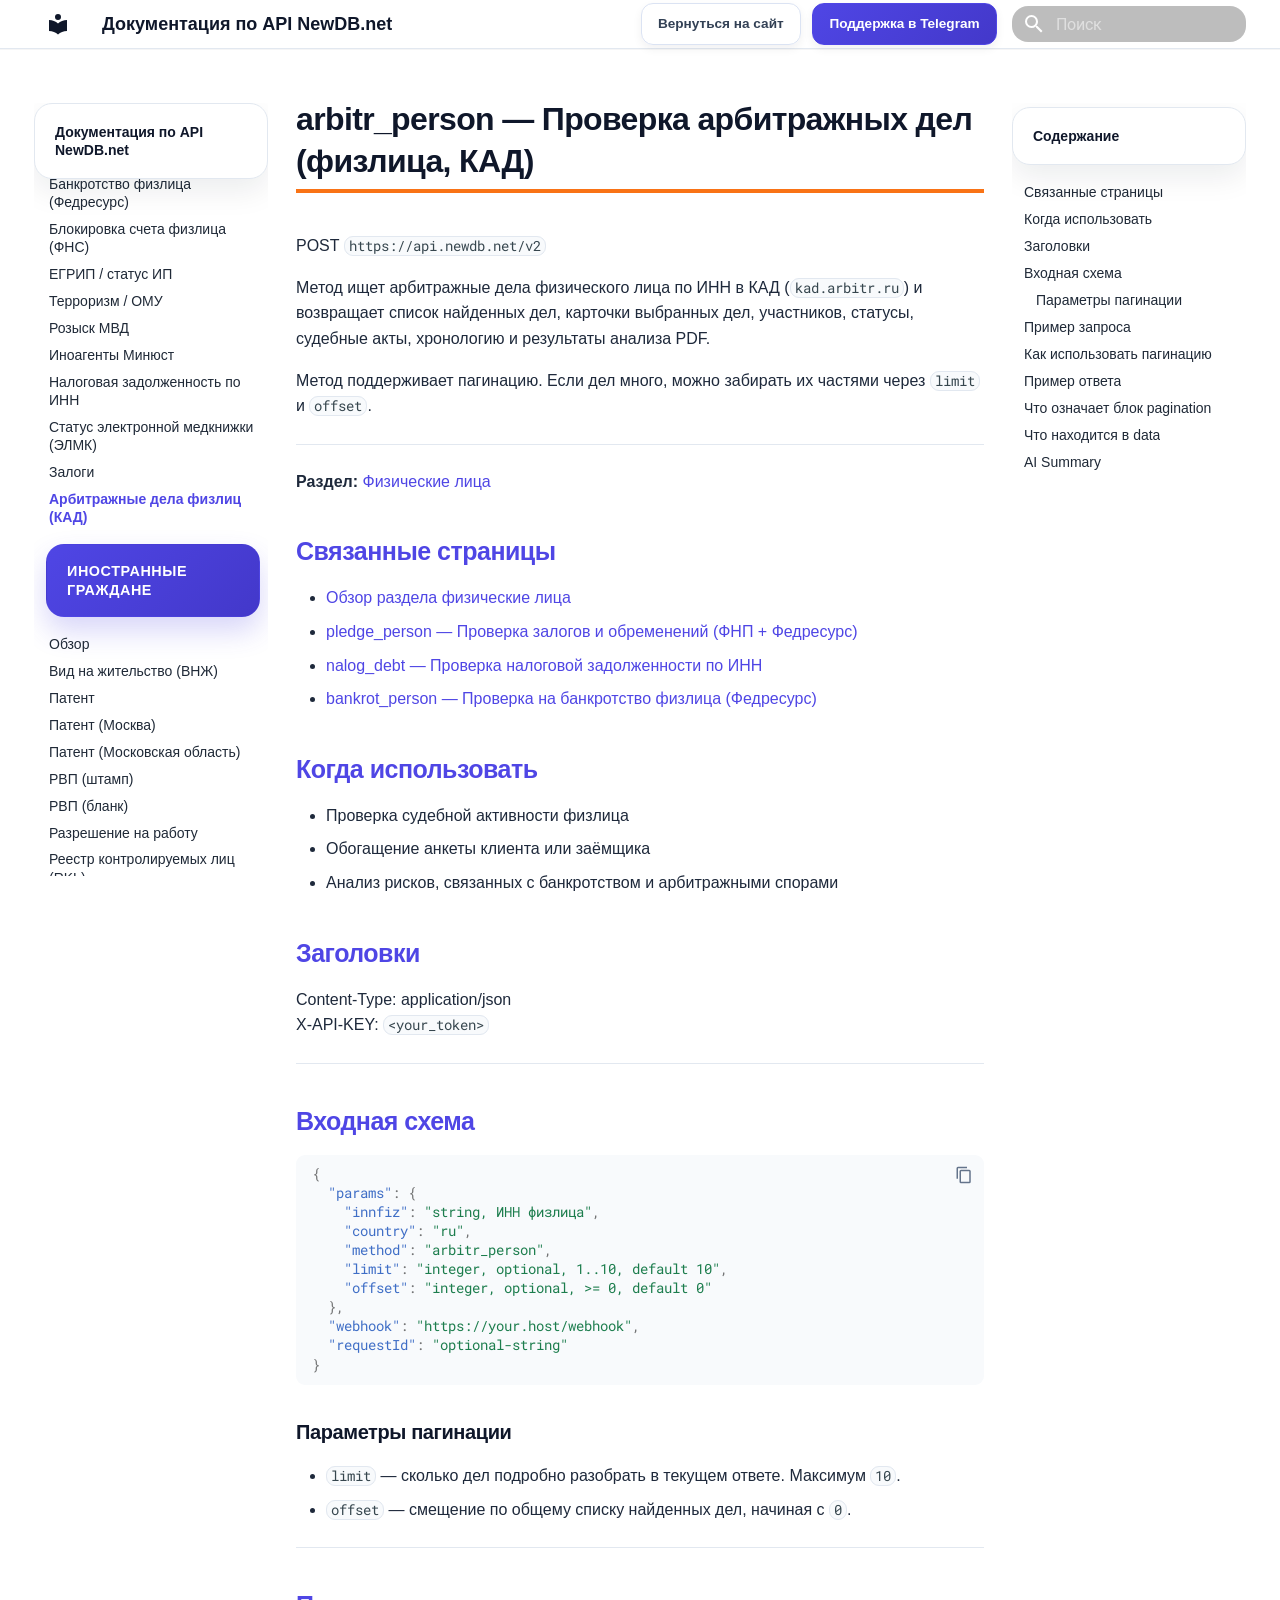
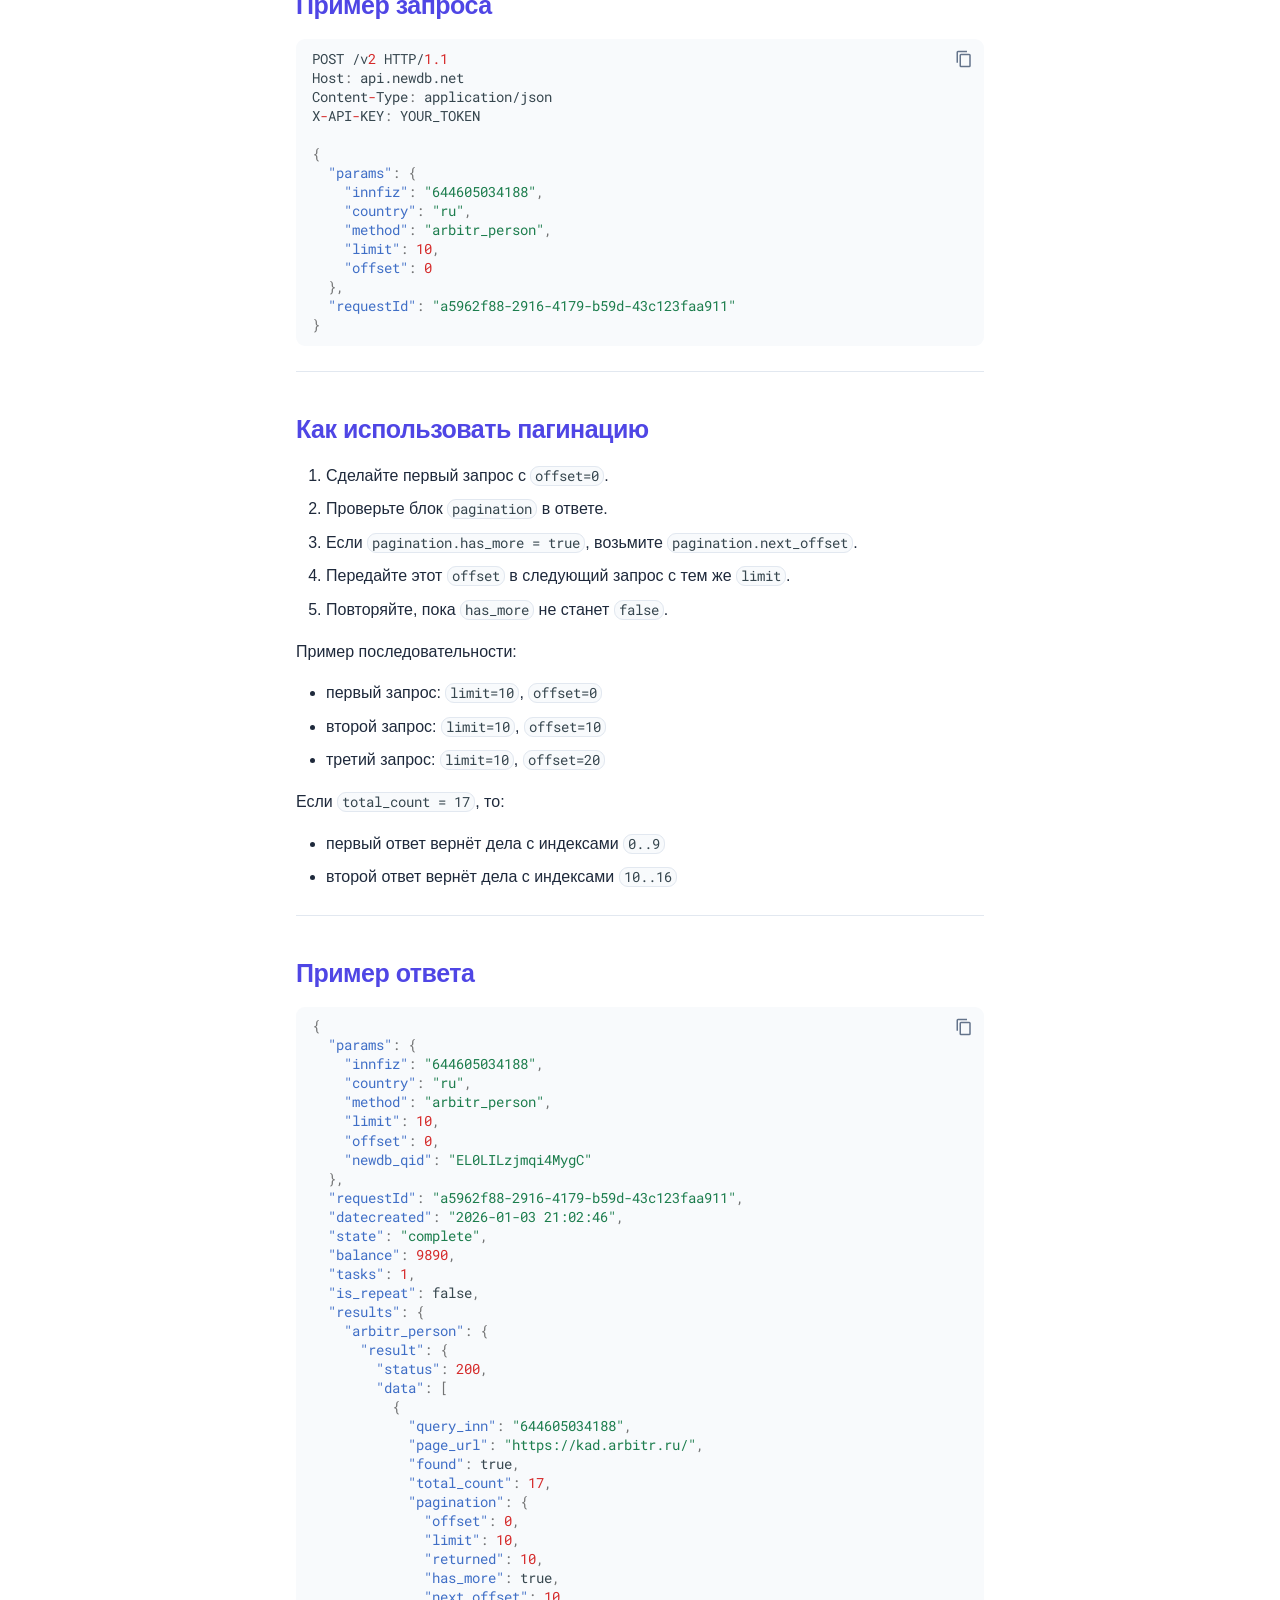
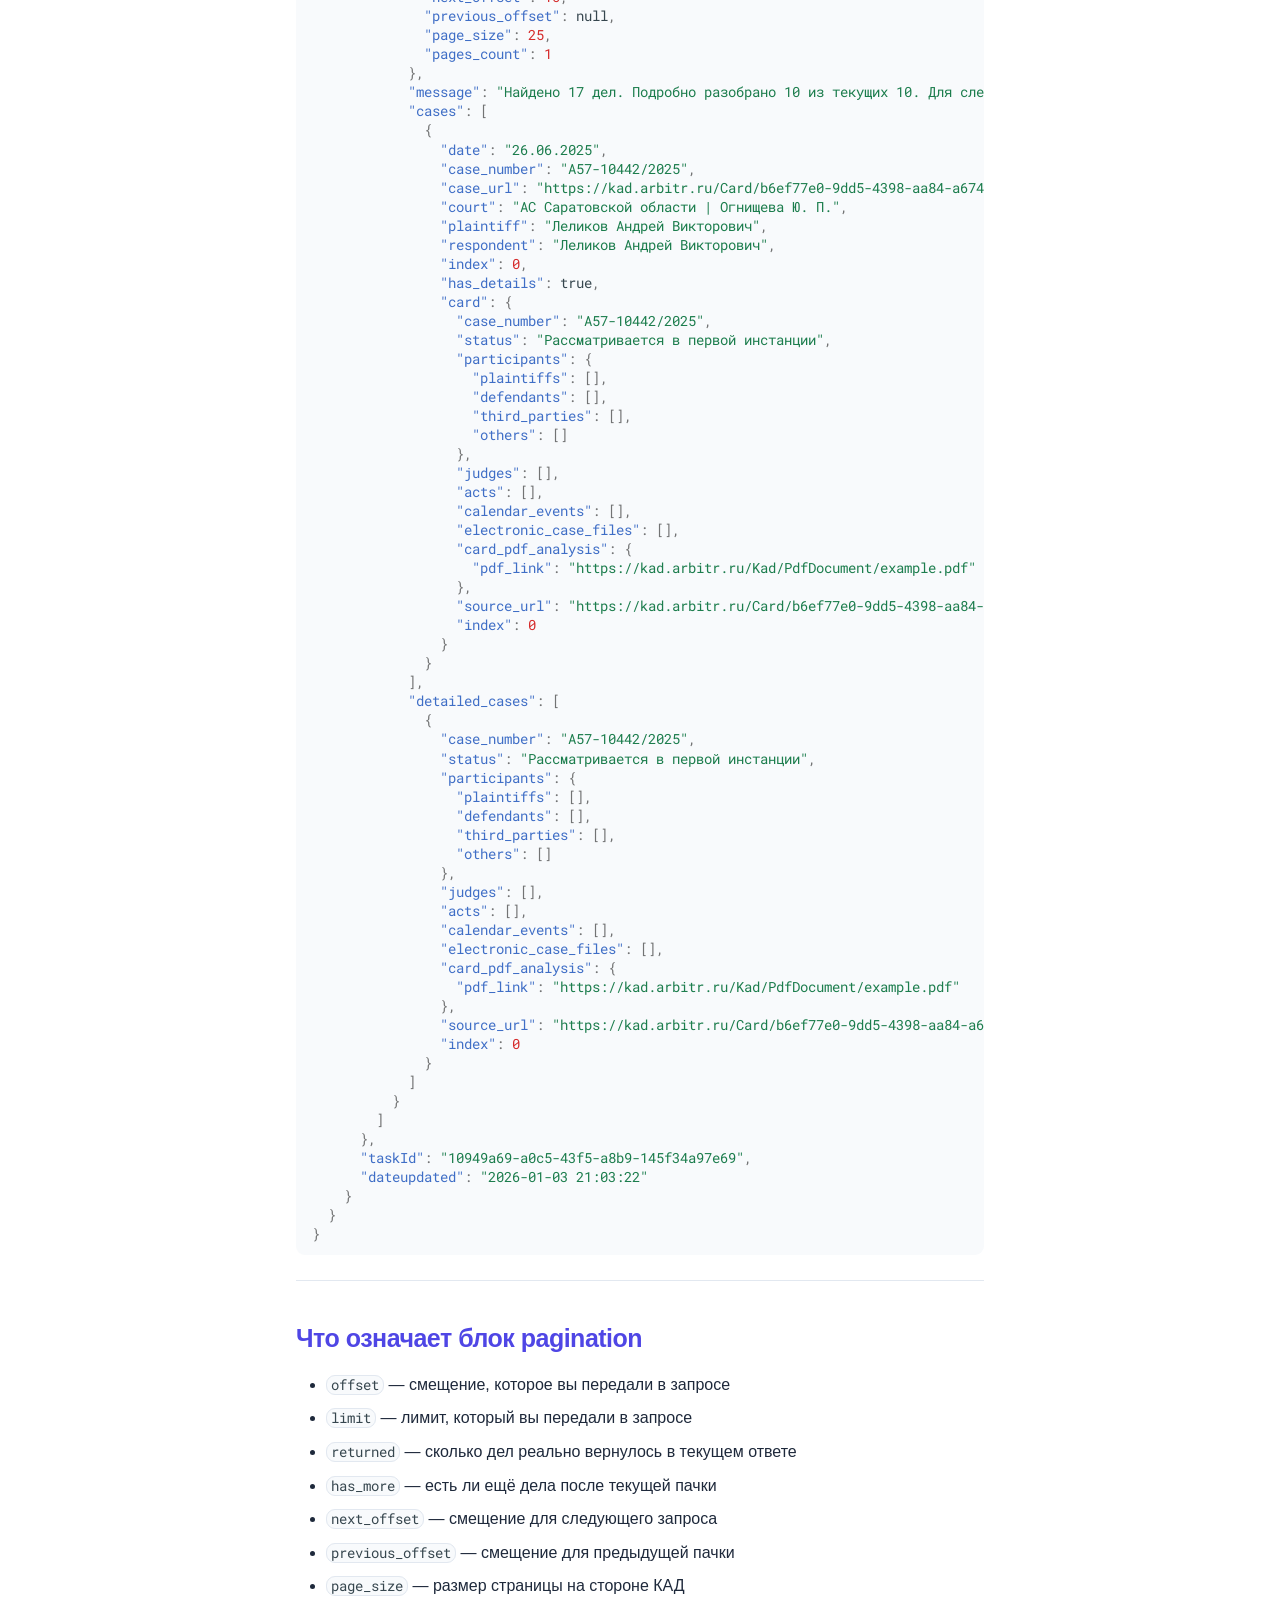
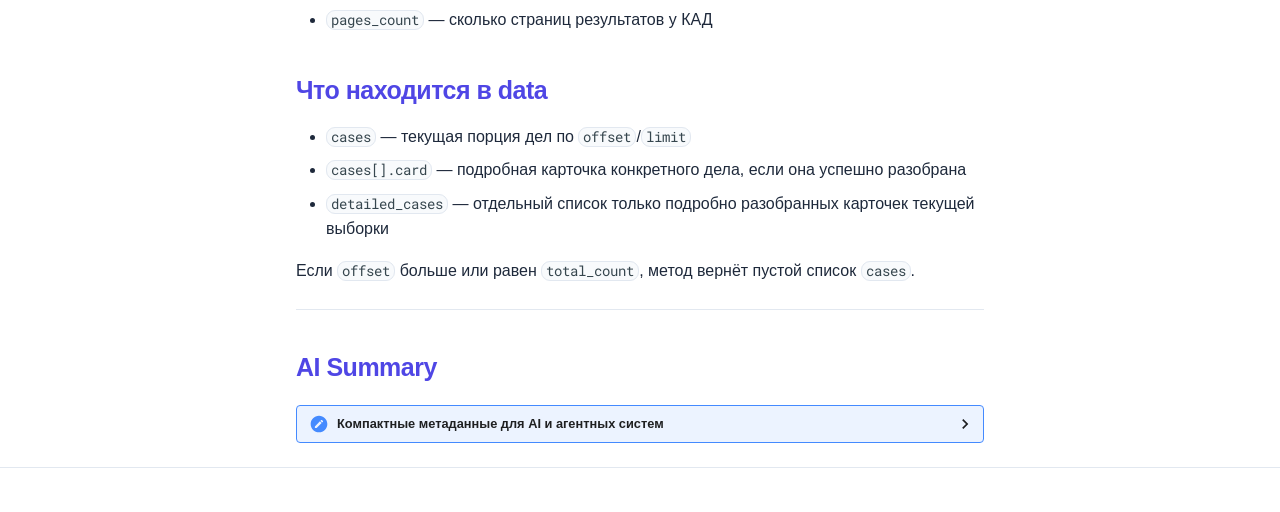
<file: site/fiz/07-arbitr_person/index.html>
<!doctype html>
<html lang="ru" class="no-js">
  <head>
    
      <meta charset="utf-8">
      <meta name="viewport" content="width=device-width,initial-scale=1">
      
        <meta name="description" content="Метод arbitr_person ищет арбитражные дела по ИНН физического лица в КАД и поддерживает постраничную выдачу через limit и offset.">
      
      
      
        <link rel="canonical" href="https://newdb.net/docs/fiz/07-arbitr_person/">
      
      
        <link rel="prev" href="../06-pledge_person/">
      
      
        <link rel="next" href="../../foreign/">
      
      
      <link rel="icon" href="../../assets/images/favicon.png">
      <meta name="generator" content="mkdocs-1.6.1, mkdocs-material-9.5.29">
    
    
      
        <title>arbitr_person — арбитражные дела физлиц (КАД) - Документация по API NewDB.net</title>
      
    
    
      <link rel="stylesheet" href="../../assets/stylesheets/main.76a95c52.min.css">
      
      


    
    
      
    
    
      
        
        
        <link rel="preconnect" href="https://fonts.gstatic.com" crossorigin>
        <link rel="stylesheet" href="https://fonts.googleapis.com/css?family=Roboto:300,300i,400,400i,700,700i%7CRoboto+Mono:400,400i,700,700i&display=fallback">
        <style>:root{--md-text-font:"Roboto";--md-code-font:"Roboto Mono"}</style>
      
    
    
      <link rel="stylesheet" href="../../stylesheets/custom_theme.css">
    
    <script>__md_scope=new URL("../..",location),__md_hash=e=>[...e].reduce((e,_)=>(e<<5)-e+_.charCodeAt(0),0),__md_get=(e,_=localStorage,t=__md_scope)=>JSON.parse(_.getItem(t.pathname+"."+e)),__md_set=(e,_,t=localStorage,a=__md_scope)=>{try{t.setItem(a.pathname+"."+e,JSON.stringify(_))}catch(e){}}</script>
    
      

    
    
      
        <meta  name="keywords"  content="NEWDB API, arbitr_person, арбитражные дела, КАД, арбитраж, физлица, суд, пагинация" >
      
        <meta  property="og:title"  content="Арбитражные дела физлиц — method arbitr_person" >
      
        <meta  property="og:description"  content="Получите сведения об арбитражных делах физического лица из КАД по ИНН через API NEWDB." >
      
    
    
  </head>
  
  
    <body dir="ltr">
  
    
    <input class="md-toggle" data-md-toggle="drawer" type="checkbox" id="__drawer" autocomplete="off">
    <input class="md-toggle" data-md-toggle="search" type="checkbox" id="__search" autocomplete="off">
    <label class="md-overlay" for="__drawer"></label>
    <div data-md-component="skip">
      
        
        <a href="#arbitr_person" class="md-skip">
          Перейти к содержанию
        </a>
      
    </div>
    <div data-md-component="announce">
      
    </div>
    
    
      

  

<header class="md-header md-header--shadow" data-md-component="header">
  <nav class="md-header__inner md-grid" aria-label="Верхний колонтитул">
    <a href="../.." title="Документация по API NewDB.net" class="md-header__button md-logo" aria-label="Документация по API NewDB.net" data-md-component="logo">
      
  
  <svg xmlns="http://www.w3.org/2000/svg" viewBox="0 0 24 24"><path d="M12 8a3 3 0 0 0 3-3 3 3 0 0 0-3-3 3 3 0 0 0-3 3 3 3 0 0 0 3 3m0 3.54C9.64 9.35 6.5 8 3 8v11c3.5 0 6.64 1.35 9 3.54 2.36-2.19 5.5-3.54 9-3.54V8c-3.5 0-6.64 1.35-9 3.54Z"/></svg>

    </a>
    <label class="md-header__button md-icon" for="__drawer">
      
      <svg xmlns="http://www.w3.org/2000/svg" viewBox="0 0 24 24"><path d="M3 6h18v2H3V6m0 5h18v2H3v-2m0 5h18v2H3v-2Z"/></svg>
    </label>
    <div class="md-header__title" data-md-component="header-title">
      <div class="md-header__ellipsis">
        <div class="md-header__topic">
          <span class="md-ellipsis">
            Документация по API NewDB.net
          </span>
        </div>
        <div class="md-header__topic" data-md-component="header-topic">
          <span class="md-ellipsis">
            
              arbitr_person — арбитражные дела физлиц (КАД)
            
          </span>
        </div>
      </div>
    </div>
    
    
      <script>var media,input,key,value,palette=__md_get("__palette");if(palette&&palette.color){"(prefers-color-scheme)"===palette.color.media&&(media=matchMedia("(prefers-color-scheme: light)"),input=document.querySelector(media.matches?"[data-md-color-media='(prefers-color-scheme: light)']":"[data-md-color-media='(prefers-color-scheme: dark)']"),palette.color.media=input.getAttribute("data-md-color-media"),palette.color.scheme=input.getAttribute("data-md-color-scheme"),palette.color.primary=input.getAttribute("data-md-color-primary"),palette.color.accent=input.getAttribute("data-md-color-accent"));for([key,value]of Object.entries(palette.color))document.body.setAttribute("data-md-color-"+key,value)}</script>
    
    
    
      <label class="md-header__button md-icon" for="__search">
        
        <svg xmlns="http://www.w3.org/2000/svg" viewBox="0 0 24 24"><path d="M9.5 3A6.5 6.5 0 0 1 16 9.5c0 1.61-.59 3.09-1.56 4.23l.27.27h.79l5 5-1.5 1.5-5-5v-.79l-.27-.27A6.516 6.516 0 0 1 9.5 16 6.5 6.5 0 0 1 3 9.5 6.5 6.5 0 0 1 9.5 3m0 2C7 5 5 7 5 9.5S7 14 9.5 14 14 12 14 9.5 12 5 9.5 5Z"/></svg>
      </label>
      <div class="md-search" data-md-component="search" role="dialog">
  <label class="md-search__overlay" for="__search"></label>
  <div class="md-search__inner" role="search">
    <form class="md-search__form" name="search">
      <input type="text" class="md-search__input" name="query" aria-label="Поиск" placeholder="Поиск" autocapitalize="off" autocorrect="off" autocomplete="off" spellcheck="false" data-md-component="search-query" required>
      <label class="md-search__icon md-icon" for="__search">
        
        <svg xmlns="http://www.w3.org/2000/svg" viewBox="0 0 24 24"><path d="M9.5 3A6.5 6.5 0 0 1 16 9.5c0 1.61-.59 3.09-1.56 4.23l.27.27h.79l5 5-1.5 1.5-5-5v-.79l-.27-.27A6.516 6.516 0 0 1 9.5 16 6.5 6.5 0 0 1 3 9.5 6.5 6.5 0 0 1 9.5 3m0 2C7 5 5 7 5 9.5S7 14 9.5 14 14 12 14 9.5 12 5 9.5 5Z"/></svg>
        
        <svg xmlns="http://www.w3.org/2000/svg" viewBox="0 0 24 24"><path d="M20 11v2H8l5.5 5.5-1.42 1.42L4.16 12l7.92-7.92L13.5 5.5 8 11h12Z"/></svg>
      </label>
      <nav class="md-search__options" aria-label="Поиск">
        
        <button type="reset" class="md-search__icon md-icon" title="Очистить" aria-label="Очистить" tabindex="-1">
          
          <svg xmlns="http://www.w3.org/2000/svg" viewBox="0 0 24 24"><path d="M19 6.41 17.59 5 12 10.59 6.41 5 5 6.41 10.59 12 5 17.59 6.41 19 12 13.41 17.59 19 19 17.59 13.41 12 19 6.41Z"/></svg>
        </button>
      </nav>
      
        <div class="md-search__suggest" data-md-component="search-suggest"></div>
      
    </form>
    <div class="md-search__output">
      <div class="md-search__scrollwrap" tabindex="0" data-md-scrollfix>
        <div class="md-search-result" data-md-component="search-result">
          <div class="md-search-result__meta">
            Инициализация поиска
          </div>
          <ol class="md-search-result__list" role="presentation"></ol>
        </div>
      </div>
    </div>
  </div>
</div>
    
    
  </nav>
  
</header>
    
    <div class="md-container" data-md-component="container">
      
      
        
          
        
      
      <main class="md-main" data-md-component="main">
        <div class="md-main__inner md-grid">
          
            
              
              <div class="md-sidebar md-sidebar--primary" data-md-component="sidebar" data-md-type="navigation" >
                <div class="md-sidebar__scrollwrap">
                  <div class="md-sidebar__inner">
                    



<nav class="md-nav md-nav--primary" aria-label="Навигация" data-md-level="0">
  <label class="md-nav__title" for="__drawer">
    <a href="../.." title="Документация по API NewDB.net" class="md-nav__button md-logo" aria-label="Документация по API NewDB.net" data-md-component="logo">
      
  
  <svg xmlns="http://www.w3.org/2000/svg" viewBox="0 0 24 24"><path d="M12 8a3 3 0 0 0 3-3 3 3 0 0 0-3-3 3 3 0 0 0-3 3 3 3 0 0 0 3 3m0 3.54C9.64 9.35 6.5 8 3 8v11c3.5 0 6.64 1.35 9 3.54 2.36-2.19 5.5-3.54 9-3.54V8c-3.5 0-6.64 1.35-9 3.54Z"/></svg>

    </a>
    Документация по API NewDB.net
  </label>
  
  <ul class="md-nav__list" data-md-scrollfix>
    
      
      
  
  
  
  
    <li class="md-nav__item">
      <a href="../.." class="md-nav__link">
        
  
  <span class="md-ellipsis">
    Главная
  </span>
  

      </a>
    </li>
  

    
      
      
  
  
  
  
    <li class="md-nav__item">
      <a href="../../api-example/" class="md-nav__link">
        
  
  <span class="md-ellipsis">
    Пример вызова API
  </span>
  

      </a>
    </li>
  

    
      
      
  
  
    
  
  
  
    
    
    
      
        
        
      
    
    
    <li class="md-nav__item md-nav__item--active md-nav__item--section md-nav__item--nested">
      
        
        
        <input class="md-nav__toggle md-toggle " type="checkbox" id="__nav_3" checked>
        
          
          <label class="md-nav__link" for="__nav_3" id="__nav_3_label" tabindex="">
            
  
  <span class="md-ellipsis">
    Физические лица
  </span>
  

            <span class="md-nav__icon md-icon"></span>
          </label>
        
        <nav class="md-nav" data-md-level="1" aria-labelledby="__nav_3_label" aria-expanded="true">
          <label class="md-nav__title" for="__nav_3">
            <span class="md-nav__icon md-icon"></span>
            Физические лица
          </label>
          <ul class="md-nav__list" data-md-scrollfix>
            
              
                
  
  
  
  
    <li class="md-nav__item">
      <a href="../" class="md-nav__link">
        
  
  <span class="md-ellipsis">
    Обзор
  </span>
  

      </a>
    </li>
  

              
            
              
                
  
  
  
  
    <li class="md-nav__item">
      <a href="../01-fssp_person/" class="md-nav__link">
        
  
  <span class="md-ellipsis">
    Проверка ФЛ (ФССП)
  </span>
  

      </a>
    </li>
  

              
            
              
                
  
  
  
  
    <li class="md-nav__item">
      <a href="../02-passport_fns/" class="md-nav__link">
        
  
  <span class="md-ellipsis">
    Проверка паспорта и ИНН через ФНС
  </span>
  

      </a>
    </li>
  

              
            
              
                
  
  
  
  
    <li class="md-nav__item">
      <a href="../03-passport_mvd/" class="md-nav__link">
        
  
  <span class="md-ellipsis">
    Проверка паспорта РФ на действительность
  </span>
  

      </a>
    </li>
  

              
            
              
                
  
  
  
  
    <li class="md-nav__item">
      <a href="../04-complex_by_passport/" class="md-nav__link">
        
  
  <span class="md-ellipsis">
    Комплексная проверка по паспорту
  </span>
  

      </a>
    </li>
  

              
            
              
                
  
  
  
  
    <li class="md-nav__item">
      <a href="../05-fedresurs_bankrot/" class="md-nav__link">
        
  
  <span class="md-ellipsis">
    Банкротство физлица (Федресурс)
  </span>
  

      </a>
    </li>
  

              
            
              
                
  
  
  
  
    <li class="md-nav__item">
      <a href="../10-fns_block_person/" class="md-nav__link">
        
  
  <span class="md-ellipsis">
    Блокировка счета физлица (ФНС)
  </span>
  

      </a>
    </li>
  

              
            
              
                
  
  
  
  
    <li class="md-nav__item">
      <a href="../11-egrul_ip/" class="md-nav__link">
        
  
  <span class="md-ellipsis">
    ЕГРИП / статус ИП
  </span>
  

      </a>
    </li>
  

              
            
              
                
  
  
  
  
    <li class="md-nav__item">
      <a href="../12-terrorist/" class="md-nav__link">
        
  
  <span class="md-ellipsis">
    Терроризм / ОМУ
  </span>
  

      </a>
    </li>
  

              
            
              
                
  
  
  
  
    <li class="md-nav__item">
      <a href="../13-mvd_wanted/" class="md-nav__link">
        
  
  <span class="md-ellipsis">
    Розыск МВД
  </span>
  

      </a>
    </li>
  

              
            
              
                
  
  
  
  
    <li class="md-nav__item">
      <a href="../14-inoagent/" class="md-nav__link">
        
  
  <span class="md-ellipsis">
    Иноагенты Минюст
  </span>
  

      </a>
    </li>
  

              
            
              
                
  
  
  
  
    <li class="md-nav__item">
      <a href="../08-nalog_debt/" class="md-nav__link">
        
  
  <span class="md-ellipsis">
    Налоговая задолженность по ИНН
  </span>
  

      </a>
    </li>
  

              
            
              
                
  
  
  
  
    <li class="md-nav__item">
      <a href="../09-elmk_registry/" class="md-nav__link">
        
  
  <span class="md-ellipsis">
    Статус электронной медкнижки (ЭЛМК)
  </span>
  

      </a>
    </li>
  

              
            
              
                
  
  
  
  
    <li class="md-nav__item">
      <a href="../06-pledge_person/" class="md-nav__link">
        
  
  <span class="md-ellipsis">
    Залоги
  </span>
  

      </a>
    </li>
  

              
            
              
                
  
  
    
  
  
  
    <li class="md-nav__item md-nav__item--active">
      
      <input class="md-nav__toggle md-toggle" type="checkbox" id="__toc">
      
      
        
      
      
        <label class="md-nav__link md-nav__link--active" for="__toc">
          
  
  <span class="md-ellipsis">
    Арбитражные дела физлиц (КАД)
  </span>
  

          <span class="md-nav__icon md-icon"></span>
        </label>
      
      <a href="./" class="md-nav__link md-nav__link--active">
        
  
  <span class="md-ellipsis">
    Арбитражные дела физлиц (КАД)
  </span>
  

      </a>
      
        

<nav class="md-nav md-nav--secondary" aria-label="Содержание">
  
  
  
    
  
  
    <label class="md-nav__title" for="__toc">
      <span class="md-nav__icon md-icon"></span>
      Содержание
    </label>
    <ul class="md-nav__list" data-md-component="toc" data-md-scrollfix>
      
        <li class="md-nav__item">
  <a href="#_1" class="md-nav__link">
    <span class="md-ellipsis">
      Связанные страницы
    </span>
  </a>
  
</li>
      
        <li class="md-nav__item">
  <a href="#_2" class="md-nav__link">
    <span class="md-ellipsis">
      Когда использовать
    </span>
  </a>
  
</li>
      
        <li class="md-nav__item">
  <a href="#_3" class="md-nav__link">
    <span class="md-ellipsis">
      Заголовки
    </span>
  </a>
  
</li>
      
        <li class="md-nav__item">
  <a href="#_4" class="md-nav__link">
    <span class="md-ellipsis">
      Входная схема
    </span>
  </a>
  
    <nav class="md-nav" aria-label="Входная схема">
      <ul class="md-nav__list">
        
          <li class="md-nav__item">
  <a href="#_5" class="md-nav__link">
    <span class="md-ellipsis">
      Параметры пагинации
    </span>
  </a>
  
</li>
        
      </ul>
    </nav>
  
</li>
      
        <li class="md-nav__item">
  <a href="#_6" class="md-nav__link">
    <span class="md-ellipsis">
      Пример запроса
    </span>
  </a>
  
</li>
      
        <li class="md-nav__item">
  <a href="#_7" class="md-nav__link">
    <span class="md-ellipsis">
      Как использовать пагинацию
    </span>
  </a>
  
</li>
      
        <li class="md-nav__item">
  <a href="#_8" class="md-nav__link">
    <span class="md-ellipsis">
      Пример ответа
    </span>
  </a>
  
</li>
      
        <li class="md-nav__item">
  <a href="#pagination" class="md-nav__link">
    <span class="md-ellipsis">
      Что означает блок pagination
    </span>
  </a>
  
</li>
      
        <li class="md-nav__item">
  <a href="#data" class="md-nav__link">
    <span class="md-ellipsis">
      Что находится в data
    </span>
  </a>
  
</li>
      
        <li class="md-nav__item">
  <a href="#ai-summary" class="md-nav__link">
    <span class="md-ellipsis">
      AI Summary
    </span>
  </a>
  
</li>
      
    </ul>
  
</nav>
      
    </li>
  

              
            
          </ul>
        </nav>
      
    </li>
  

    
      
      
  
  
  
  
    
    
    
      
        
        
      
    
    
    <li class="md-nav__item md-nav__item--section md-nav__item--nested">
      
        
        
        <input class="md-nav__toggle md-toggle " type="checkbox" id="__nav_4" >
        
          
          <label class="md-nav__link" for="__nav_4" id="__nav_4_label" tabindex="">
            
  
  <span class="md-ellipsis">
    Иностранные граждане
  </span>
  

            <span class="md-nav__icon md-icon"></span>
          </label>
        
        <nav class="md-nav" data-md-level="1" aria-labelledby="__nav_4_label" aria-expanded="false">
          <label class="md-nav__title" for="__nav_4">
            <span class="md-nav__icon md-icon"></span>
            Иностранные граждане
          </label>
          <ul class="md-nav__list" data-md-scrollfix>
            
              
                
  
  
  
  
    <li class="md-nav__item">
      <a href="../../foreign/" class="md-nav__link">
        
  
  <span class="md-ellipsis">
    Обзор
  </span>
  

      </a>
    </li>
  

              
            
              
                
  
  
  
  
    <li class="md-nav__item">
      <a href="../../foreign/01-foreign_vng/" class="md-nav__link">
        
  
  <span class="md-ellipsis">
    Вид на жительство (ВНЖ)
  </span>
  

      </a>
    </li>
  

              
            
              
                
  
  
  
  
    <li class="md-nav__item">
      <a href="../../foreign/02-foreign_patent/" class="md-nav__link">
        
  
  <span class="md-ellipsis">
    Патент
  </span>
  

      </a>
    </li>
  

              
            
              
                
  
  
  
  
    <li class="md-nav__item">
      <a href="../../foreign/07-foreign_patent_msk/" class="md-nav__link">
        
  
  <span class="md-ellipsis">
    Патент (Москва)
  </span>
  

      </a>
    </li>
  

              
            
              
                
  
  
  
  
    <li class="md-nav__item">
      <a href="../../foreign/08-foreign_patent_mo/" class="md-nav__link">
        
  
  <span class="md-ellipsis">
    Патент (Московская область)
  </span>
  

      </a>
    </li>
  

              
            
              
                
  
  
  
  
    <li class="md-nav__item">
      <a href="../../foreign/03-foreign_rvp_stamp/" class="md-nav__link">
        
  
  <span class="md-ellipsis">
    РВП (штамп)
  </span>
  

      </a>
    </li>
  

              
            
              
                
  
  
  
  
    <li class="md-nav__item">
      <a href="../../foreign/04-foreign_rvp_blank/" class="md-nav__link">
        
  
  <span class="md-ellipsis">
    РВП (бланк)
  </span>
  

      </a>
    </li>
  

              
            
              
                
  
  
  
  
    <li class="md-nav__item">
      <a href="../../foreign/05-foreign_rnr/" class="md-nav__link">
        
  
  <span class="md-ellipsis">
    Разрешение на работу
  </span>
  

      </a>
    </li>
  

              
            
              
                
  
  
  
  
    <li class="md-nav__item">
      <a href="../../foreign/06-foreign_rkl/" class="md-nav__link">
        
  
  <span class="md-ellipsis">
    Реестр контролируемых лиц (RKL)
  </span>
  

      </a>
    </li>
  

              
            
          </ul>
        </nav>
      
    </li>
  

    
      
      
  
  
  
  
    
    
    
      
        
        
      
    
    
    <li class="md-nav__item md-nav__item--section md-nav__item--nested">
      
        
        
        <input class="md-nav__toggle md-toggle " type="checkbox" id="__nav_5" >
        
          
          <label class="md-nav__link" for="__nav_5" id="__nav_5_label" tabindex="">
            
  
  <span class="md-ellipsis">
    Юридические лица
  </span>
  

            <span class="md-nav__icon md-icon"></span>
          </label>
        
        <nav class="md-nav" data-md-level="1" aria-labelledby="__nav_5_label" aria-expanded="false">
          <label class="md-nav__title" for="__nav_5">
            <span class="md-nav__icon md-icon"></span>
            Юридические лица
          </label>
          <ul class="md-nav__list" data-md-scrollfix>
            
              
                
  
  
  
  
    <li class="md-nav__item">
      <a href="../../legal/" class="md-nav__link">
        
  
  <span class="md-ellipsis">
    Обзор
  </span>
  

      </a>
    </li>
  

              
            
              
                
  
  
  
  
    <li class="md-nav__item">
      <a href="../../legal/01-arbitr_legal/" class="md-nav__link">
        
  
  <span class="md-ellipsis">
    Арбитражные дела юрлиц (КАД)
  </span>
  

      </a>
    </li>
  

              
            
              
                
  
  
  
  
    <li class="md-nav__item">
      <a href="../../legal/02-fns_block/" class="md-nav__link">
        
  
  <span class="md-ellipsis">
    Блокировка счета ФНС
  </span>
  

      </a>
    </li>
  

              
            
              
                
  
  
  
  
    <li class="md-nav__item">
      <a href="../../legal/03-bankrot_legal/" class="md-nav__link">
        
  
  <span class="md-ellipsis">
    Банкротство юрлица (Федресурс)
  </span>
  

      </a>
    </li>
  

              
            
              
                
  
  
  
  
    <li class="md-nav__item">
      <a href="../../legal/04-egrul/" class="md-nav__link">
        
  
  <span class="md-ellipsis">
    ЕГРЮЛ / Прозрачный бизнес
  </span>
  

      </a>
    </li>
  

              
            
              
                
  
  
  
  
    <li class="md-nav__item">
      <a href="../../legal/05-fssp_legal/" class="md-nav__link">
        
  
  <span class="md-ellipsis">
    ФССП по ИНН юрлица
  </span>
  

      </a>
    </li>
  

              
            
              
                
  
  
  
  
    <li class="md-nav__item">
      <a href="../../legal/07-pledge_legal/" class="md-nav__link">
        
  
  <span class="md-ellipsis">
    Залоги юрлица
  </span>
  

      </a>
    </li>
  

              
            
              
                
  
  
  
  
    <li class="md-nav__item">
      <a href="../../legal/06-complex_by_inn/" class="md-nav__link">
        
  
  <span class="md-ellipsis">
    Комплексная проверка компании по ИНН
  </span>
  

      </a>
    </li>
  

              
            
          </ul>
        </nav>
      
    </li>
  

    
      
      
  
  
  
  
    
    
    
      
        
        
      
    
    
    <li class="md-nav__item md-nav__item--section md-nav__item--nested">
      
        
        
        <input class="md-nav__toggle md-toggle " type="checkbox" id="__nav_6" >
        
          
          <label class="md-nav__link" for="__nav_6" id="__nav_6_label" tabindex="">
            
  
  <span class="md-ellipsis">
    ГАС Правосудие
  </span>
  

            <span class="md-nav__icon md-icon"></span>
          </label>
        
        <nav class="md-nav" data-md-level="1" aria-labelledby="__nav_6_label" aria-expanded="false">
          <label class="md-nav__title" for="__nav_6">
            <span class="md-nav__icon md-icon"></span>
            ГАС Правосудие
          </label>
          <ul class="md-nav__list" data-md-scrollfix>
            
              
                
  
  
  
  
    <li class="md-nav__item">
      <a href="../../gas/" class="md-nav__link">
        
  
  <span class="md-ellipsis">
    Обзор
  </span>
  

      </a>
    </li>
  

              
            
              
                
  
  
  
  
    <li class="md-nav__item">
      <a href="../../gas/01-pravo_cases_details/" class="md-nav__link">
        
  
  <span class="md-ellipsis">
    Детали судебного дела по NewdbID
  </span>
  

      </a>
    </li>
  

              
            
              
                
  
  
  
  
    <li class="md-nav__item">
      <a href="../../gas/02-pravo_search/" class="md-nav__link">
        
  
  <span class="md-ellipsis">
    Поиск судебных дел
  </span>
  

      </a>
    </li>
  

              
            
              
                
  
  
  
  
    <li class="md-nav__item">
      <a href="../../gas/03-act_text_search/" class="md-nav__link">
        
  
  <span class="md-ellipsis">
    Поиск по текстам актов
  </span>
  

      </a>
    </li>
  

              
            
          </ul>
        </nav>
      
    </li>
  

    
      
      
  
  
  
  
    
    
    
      
        
        
      
    
    
    <li class="md-nav__item md-nav__item--section md-nav__item--nested">
      
        
        
        <input class="md-nav__toggle md-toggle " type="checkbox" id="__nav_7" >
        
          
          <label class="md-nav__link" for="__nav_7" id="__nav_7_label" tabindex="">
            
  
  <span class="md-ellipsis">
    Имущество
  </span>
  

            <span class="md-nav__icon md-icon"></span>
          </label>
        
        <nav class="md-nav" data-md-level="1" aria-labelledby="__nav_7_label" aria-expanded="false">
          <label class="md-nav__title" for="__nav_7">
            <span class="md-nav__icon md-icon"></span>
            Имущество
          </label>
          <ul class="md-nav__list" data-md-scrollfix>
            
              
                
  
  
  
  
    <li class="md-nav__item">
      <a href="../../property/" class="md-nav__link">
        
  
  <span class="md-ellipsis">
    Обзор
  </span>
  

      </a>
    </li>
  

              
            
              
                
  
  
  
  
    <li class="md-nav__item">
      <a href="../../property/01-rosreestr/" class="md-nav__link">
        
  
  <span class="md-ellipsis">
    Росреестр
  </span>
  

      </a>
    </li>
  

              
            
              
                
  
  
  
  
    <li class="md-nav__item">
      <a href="../../property/02-pledge_property/" class="md-nav__link">
        
  
  <span class="md-ellipsis">
    Залог по ID
  </span>
  

      </a>
    </li>
  

              
            
              
                
  
  
  
  
    <li class="md-nav__item">
      <a href="../../property/03-pledge_vin/" class="md-nav__link">
        
  
  <span class="md-ellipsis">
    Залог по VIN
  </span>
  

      </a>
    </li>
  

              
            
              
                
  
  
  
  
    <li class="md-nav__item">
      <a href="../../property/04-nspd_cadastr/" class="md-nav__link">
        
  
  <span class="md-ellipsis">
    Геоданные по кадастровому номеру
  </span>
  

      </a>
    </li>
  

              
            
              
                
  
  
  
  
    <li class="md-nav__item">
      <a href="../../property/05-realty_price/" class="md-nav__link">
        
  
  <span class="md-ellipsis">
    Оценка стоимости недвижимости
  </span>
  

      </a>
    </li>
  

              
            
          </ul>
        </nav>
      
    </li>
  

    
  </ul>
</nav>
                  </div>
                </div>
              </div>
            
            
              
              <div class="md-sidebar md-sidebar--secondary" data-md-component="sidebar" data-md-type="toc" >
                <div class="md-sidebar__scrollwrap">
                  <div class="md-sidebar__inner">
                    

<nav class="md-nav md-nav--secondary" aria-label="Содержание">
  
  
  
    
  
  
    <label class="md-nav__title" for="__toc">
      <span class="md-nav__icon md-icon"></span>
      Содержание
    </label>
    <ul class="md-nav__list" data-md-component="toc" data-md-scrollfix>
      
        <li class="md-nav__item">
  <a href="#_1" class="md-nav__link">
    <span class="md-ellipsis">
      Связанные страницы
    </span>
  </a>
  
</li>
      
        <li class="md-nav__item">
  <a href="#_2" class="md-nav__link">
    <span class="md-ellipsis">
      Когда использовать
    </span>
  </a>
  
</li>
      
        <li class="md-nav__item">
  <a href="#_3" class="md-nav__link">
    <span class="md-ellipsis">
      Заголовки
    </span>
  </a>
  
</li>
      
        <li class="md-nav__item">
  <a href="#_4" class="md-nav__link">
    <span class="md-ellipsis">
      Входная схема
    </span>
  </a>
  
    <nav class="md-nav" aria-label="Входная схема">
      <ul class="md-nav__list">
        
          <li class="md-nav__item">
  <a href="#_5" class="md-nav__link">
    <span class="md-ellipsis">
      Параметры пагинации
    </span>
  </a>
  
</li>
        
      </ul>
    </nav>
  
</li>
      
        <li class="md-nav__item">
  <a href="#_6" class="md-nav__link">
    <span class="md-ellipsis">
      Пример запроса
    </span>
  </a>
  
</li>
      
        <li class="md-nav__item">
  <a href="#_7" class="md-nav__link">
    <span class="md-ellipsis">
      Как использовать пагинацию
    </span>
  </a>
  
</li>
      
        <li class="md-nav__item">
  <a href="#_8" class="md-nav__link">
    <span class="md-ellipsis">
      Пример ответа
    </span>
  </a>
  
</li>
      
        <li class="md-nav__item">
  <a href="#pagination" class="md-nav__link">
    <span class="md-ellipsis">
      Что означает блок pagination
    </span>
  </a>
  
</li>
      
        <li class="md-nav__item">
  <a href="#data" class="md-nav__link">
    <span class="md-ellipsis">
      Что находится в data
    </span>
  </a>
  
</li>
      
        <li class="md-nav__item">
  <a href="#ai-summary" class="md-nav__link">
    <span class="md-ellipsis">
      AI Summary
    </span>
  </a>
  
</li>
      
    </ul>
  
</nav>
                  </div>
                </div>
              </div>
            
          
          
            <div class="md-content" data-md-component="content">
              <article class="md-content__inner md-typeset">
                
                  


<h1 id="arbitr_person">arbitr_person — Проверка арбитражных дел (физлица, КАД)<a class="headerlink" href="#arbitr_person" title="Permanent link">&para;</a></h1>
<p>POST <code>https://api.newdb.net/v2</code></p>
<p>Метод ищет арбитражные дела физического лица по ИНН в КАД (<code>kad.arbitr.ru</code>) и возвращает список найденных дел, карточки выбранных дел, участников, статусы, судебные акты, хронологию и результаты анализа PDF.</p>
<p>Метод поддерживает пагинацию. Если дел много, можно забирать их частями через <code>limit</code> и <code>offset</code>.</p>
<hr />
<p><strong>Раздел:</strong> <a href="../">Физические лица</a></p>
<h2 id="_1">Связанные страницы<a class="headerlink" href="#_1" title="Permanent link">&para;</a></h2>
<ul>
<li><a href="../">Обзор раздела физические лица</a></li>
<li><a href="../06-pledge_person/">pledge_person — Проверка залогов и обременений (ФНП + Федресурс)</a></li>
<li><a href="../08-nalog_debt/">nalog_debt — Проверка налоговой задолженности по ИНН</a></li>
<li><a href="../05-fedresurs_bankrot/">bankrot_person — Проверка на банкротство физлица (Федресурс)</a></li>
</ul>
<h2 id="_2">Когда использовать<a class="headerlink" href="#_2" title="Permanent link">&para;</a></h2>
<ul>
<li>Проверка судебной активности физлица</li>
<li>Обогащение анкеты клиента или заёмщика</li>
<li>Анализ рисков, связанных с банкротством и арбитражными спорами</li>
</ul>
<h2 id="_3">Заголовки<a class="headerlink" href="#_3" title="Permanent link">&para;</a></h2>
<p>Content-Type: application/json<br />
X-API-KEY: <code>&lt;your_token&gt;</code></p>
<hr />
<h2 id="_4">Входная схема<a class="headerlink" href="#_4" title="Permanent link">&para;</a></h2>
<div class="highlight"><pre><span></span><code><span class="p">{</span>
<span class="w">  </span><span class="nt">&quot;params&quot;</span><span class="p">:</span><span class="w"> </span><span class="p">{</span>
<span class="w">    </span><span class="nt">&quot;innfiz&quot;</span><span class="p">:</span><span class="w"> </span><span class="s2">&quot;string, ИНН физлица&quot;</span><span class="p">,</span>
<span class="w">    </span><span class="nt">&quot;country&quot;</span><span class="p">:</span><span class="w"> </span><span class="s2">&quot;ru&quot;</span><span class="p">,</span>
<span class="w">    </span><span class="nt">&quot;method&quot;</span><span class="p">:</span><span class="w"> </span><span class="s2">&quot;arbitr_person&quot;</span><span class="p">,</span>
<span class="w">    </span><span class="nt">&quot;limit&quot;</span><span class="p">:</span><span class="w"> </span><span class="s2">&quot;integer, optional, 1..10, default 10&quot;</span><span class="p">,</span>
<span class="w">    </span><span class="nt">&quot;offset&quot;</span><span class="p">:</span><span class="w"> </span><span class="s2">&quot;integer, optional, &gt;= 0, default 0&quot;</span>
<span class="w">  </span><span class="p">},</span>
<span class="w">  </span><span class="nt">&quot;webhook&quot;</span><span class="p">:</span><span class="w"> </span><span class="s2">&quot;https://your.host/webhook&quot;</span><span class="p">,</span>
<span class="w">  </span><span class="nt">&quot;requestId&quot;</span><span class="p">:</span><span class="w"> </span><span class="s2">&quot;optional-string&quot;</span>
<span class="p">}</span>
</code></pre></div>
<h3 id="_5">Параметры пагинации<a class="headerlink" href="#_5" title="Permanent link">&para;</a></h3>
<ul>
<li><code>limit</code> — сколько дел подробно разобрать в текущем ответе. Максимум <code>10</code>.</li>
<li><code>offset</code> — смещение по общему списку найденных дел, начиная с <code>0</code>.</li>
</ul>
<hr />
<h2 id="_6">Пример запроса<a class="headerlink" href="#_6" title="Permanent link">&para;</a></h2>
<div class="highlight"><pre><span></span><code><span class="err">POST</span><span class="w"> </span><span class="err">/v</span><span class="mi">2</span><span class="w"> </span><span class="err">HTTP/</span><span class="mf">1.1</span>
<span class="err">Hos</span><span class="kc">t</span><span class="p">:</span><span class="w"> </span><span class="err">api.</span><span class="kc">ne</span><span class="err">wdb.</span><span class="kc">net</span>
<span class="err">Co</span><span class="kc">ntent</span><span class="mi">-</span><span class="err">Type</span><span class="p">:</span><span class="w"> </span><span class="err">applica</span><span class="kc">t</span><span class="err">io</span><span class="kc">n</span><span class="err">/jso</span><span class="kc">n</span>
<span class="err">X</span><span class="mi">-</span><span class="err">API</span><span class="mi">-</span><span class="err">KEY</span><span class="p">:</span><span class="w"> </span><span class="err">YOUR_TOKEN</span>

<span class="p">{</span>
<span class="w">  </span><span class="nt">&quot;params&quot;</span><span class="p">:</span><span class="w"> </span><span class="p">{</span>
<span class="w">    </span><span class="nt">&quot;innfiz&quot;</span><span class="p">:</span><span class="w"> </span><span class="s2">&quot;644605034188&quot;</span><span class="p">,</span>
<span class="w">    </span><span class="nt">&quot;country&quot;</span><span class="p">:</span><span class="w"> </span><span class="s2">&quot;ru&quot;</span><span class="p">,</span>
<span class="w">    </span><span class="nt">&quot;method&quot;</span><span class="p">:</span><span class="w"> </span><span class="s2">&quot;arbitr_person&quot;</span><span class="p">,</span>
<span class="w">    </span><span class="nt">&quot;limit&quot;</span><span class="p">:</span><span class="w"> </span><span class="mi">10</span><span class="p">,</span>
<span class="w">    </span><span class="nt">&quot;offset&quot;</span><span class="p">:</span><span class="w"> </span><span class="mi">0</span>
<span class="w">  </span><span class="p">},</span>
<span class="w">  </span><span class="nt">&quot;requestId&quot;</span><span class="p">:</span><span class="w"> </span><span class="s2">&quot;a5962f88-2916-4179-b59d-43c123faa911&quot;</span>
<span class="p">}</span>
</code></pre></div>
<hr />
<h2 id="_7">Как использовать пагинацию<a class="headerlink" href="#_7" title="Permanent link">&para;</a></h2>
<ol>
<li>Сделайте первый запрос с <code>offset=0</code>.</li>
<li>Проверьте блок <code>pagination</code> в ответе.</li>
<li>Если <code>pagination.has_more = true</code>, возьмите <code>pagination.next_offset</code>.</li>
<li>Передайте этот <code>offset</code> в следующий запрос с тем же <code>limit</code>.</li>
<li>Повторяйте, пока <code>has_more</code> не станет <code>false</code>.</li>
</ol>
<p>Пример последовательности:</p>
<ul>
<li>первый запрос: <code>limit=10</code>, <code>offset=0</code></li>
<li>второй запрос: <code>limit=10</code>, <code>offset=10</code></li>
<li>третий запрос: <code>limit=10</code>, <code>offset=20</code></li>
</ul>
<p>Если <code>total_count = 17</code>, то:</p>
<ul>
<li>первый ответ вернёт дела с индексами <code>0..9</code></li>
<li>второй ответ вернёт дела с индексами <code>10..16</code></li>
</ul>
<hr />
<h2 id="_8">Пример ответа<a class="headerlink" href="#_8" title="Permanent link">&para;</a></h2>
<div class="highlight"><pre><span></span><code><span class="p">{</span>
<span class="w">  </span><span class="nt">&quot;params&quot;</span><span class="p">:</span><span class="w"> </span><span class="p">{</span>
<span class="w">    </span><span class="nt">&quot;innfiz&quot;</span><span class="p">:</span><span class="w"> </span><span class="s2">&quot;644605034188&quot;</span><span class="p">,</span>
<span class="w">    </span><span class="nt">&quot;country&quot;</span><span class="p">:</span><span class="w"> </span><span class="s2">&quot;ru&quot;</span><span class="p">,</span>
<span class="w">    </span><span class="nt">&quot;method&quot;</span><span class="p">:</span><span class="w"> </span><span class="s2">&quot;arbitr_person&quot;</span><span class="p">,</span>
<span class="w">    </span><span class="nt">&quot;limit&quot;</span><span class="p">:</span><span class="w"> </span><span class="mi">10</span><span class="p">,</span>
<span class="w">    </span><span class="nt">&quot;offset&quot;</span><span class="p">:</span><span class="w"> </span><span class="mi">0</span><span class="p">,</span>
<span class="w">    </span><span class="nt">&quot;newdb_qid&quot;</span><span class="p">:</span><span class="w"> </span><span class="s2">&quot;EL0LILzjmqi4MygC&quot;</span>
<span class="w">  </span><span class="p">},</span>
<span class="w">  </span><span class="nt">&quot;requestId&quot;</span><span class="p">:</span><span class="w"> </span><span class="s2">&quot;a5962f88-2916-4179-b59d-43c123faa911&quot;</span><span class="p">,</span>
<span class="w">  </span><span class="nt">&quot;datecreated&quot;</span><span class="p">:</span><span class="w"> </span><span class="s2">&quot;2026-01-03 21:02:46&quot;</span><span class="p">,</span>
<span class="w">  </span><span class="nt">&quot;state&quot;</span><span class="p">:</span><span class="w"> </span><span class="s2">&quot;complete&quot;</span><span class="p">,</span>
<span class="w">  </span><span class="nt">&quot;balance&quot;</span><span class="p">:</span><span class="w"> </span><span class="mi">9890</span><span class="p">,</span>
<span class="w">  </span><span class="nt">&quot;tasks&quot;</span><span class="p">:</span><span class="w"> </span><span class="mi">1</span><span class="p">,</span>
<span class="w">  </span><span class="nt">&quot;is_repeat&quot;</span><span class="p">:</span><span class="w"> </span><span class="kc">false</span><span class="p">,</span>
<span class="w">  </span><span class="nt">&quot;results&quot;</span><span class="p">:</span><span class="w"> </span><span class="p">{</span>
<span class="w">    </span><span class="nt">&quot;arbitr_person&quot;</span><span class="p">:</span><span class="w"> </span><span class="p">{</span>
<span class="w">      </span><span class="nt">&quot;result&quot;</span><span class="p">:</span><span class="w"> </span><span class="p">{</span>
<span class="w">        </span><span class="nt">&quot;status&quot;</span><span class="p">:</span><span class="w"> </span><span class="mi">200</span><span class="p">,</span>
<span class="w">        </span><span class="nt">&quot;data&quot;</span><span class="p">:</span><span class="w"> </span><span class="p">[</span>
<span class="w">          </span><span class="p">{</span>
<span class="w">            </span><span class="nt">&quot;query_inn&quot;</span><span class="p">:</span><span class="w"> </span><span class="s2">&quot;644605034188&quot;</span><span class="p">,</span>
<span class="w">            </span><span class="nt">&quot;page_url&quot;</span><span class="p">:</span><span class="w"> </span><span class="s2">&quot;https://kad.arbitr.ru/&quot;</span><span class="p">,</span>
<span class="w">            </span><span class="nt">&quot;found&quot;</span><span class="p">:</span><span class="w"> </span><span class="kc">true</span><span class="p">,</span>
<span class="w">            </span><span class="nt">&quot;total_count&quot;</span><span class="p">:</span><span class="w"> </span><span class="mi">17</span><span class="p">,</span>
<span class="w">            </span><span class="nt">&quot;pagination&quot;</span><span class="p">:</span><span class="w"> </span><span class="p">{</span>
<span class="w">              </span><span class="nt">&quot;offset&quot;</span><span class="p">:</span><span class="w"> </span><span class="mi">0</span><span class="p">,</span>
<span class="w">              </span><span class="nt">&quot;limit&quot;</span><span class="p">:</span><span class="w"> </span><span class="mi">10</span><span class="p">,</span>
<span class="w">              </span><span class="nt">&quot;returned&quot;</span><span class="p">:</span><span class="w"> </span><span class="mi">10</span><span class="p">,</span>
<span class="w">              </span><span class="nt">&quot;has_more&quot;</span><span class="p">:</span><span class="w"> </span><span class="kc">true</span><span class="p">,</span>
<span class="w">              </span><span class="nt">&quot;next_offset&quot;</span><span class="p">:</span><span class="w"> </span><span class="mi">10</span><span class="p">,</span>
<span class="w">              </span><span class="nt">&quot;previous_offset&quot;</span><span class="p">:</span><span class="w"> </span><span class="kc">null</span><span class="p">,</span>
<span class="w">              </span><span class="nt">&quot;page_size&quot;</span><span class="p">:</span><span class="w"> </span><span class="mi">25</span><span class="p">,</span>
<span class="w">              </span><span class="nt">&quot;pages_count&quot;</span><span class="p">:</span><span class="w"> </span><span class="mi">1</span>
<span class="w">            </span><span class="p">},</span>
<span class="w">            </span><span class="nt">&quot;message&quot;</span><span class="p">:</span><span class="w"> </span><span class="s2">&quot;Найдено 17 дел. Подробно разобрано 10 из текущих 10. Для следующей пачки передайте offset=10 и limit=10.&quot;</span><span class="p">,</span>
<span class="w">            </span><span class="nt">&quot;cases&quot;</span><span class="p">:</span><span class="w"> </span><span class="p">[</span>
<span class="w">              </span><span class="p">{</span>
<span class="w">                </span><span class="nt">&quot;date&quot;</span><span class="p">:</span><span class="w"> </span><span class="s2">&quot;26.06.2025&quot;</span><span class="p">,</span>
<span class="w">                </span><span class="nt">&quot;case_number&quot;</span><span class="p">:</span><span class="w"> </span><span class="s2">&quot;А57-10442/2025&quot;</span><span class="p">,</span>
<span class="w">                </span><span class="nt">&quot;case_url&quot;</span><span class="p">:</span><span class="w"> </span><span class="s2">&quot;https://kad.arbitr.ru/Card/b6ef77e0-9dd5-4398-aa84-a674790a9a76&quot;</span><span class="p">,</span>
<span class="w">                </span><span class="nt">&quot;court&quot;</span><span class="p">:</span><span class="w"> </span><span class="s2">&quot;АС Саратовской области | Огнищева Ю. П.&quot;</span><span class="p">,</span>
<span class="w">                </span><span class="nt">&quot;plaintiff&quot;</span><span class="p">:</span><span class="w"> </span><span class="s2">&quot;Леликов Андрей Викторович&quot;</span><span class="p">,</span>
<span class="w">                </span><span class="nt">&quot;respondent&quot;</span><span class="p">:</span><span class="w"> </span><span class="s2">&quot;Леликов Андрей Викторович&quot;</span><span class="p">,</span>
<span class="w">                </span><span class="nt">&quot;index&quot;</span><span class="p">:</span><span class="w"> </span><span class="mi">0</span><span class="p">,</span>
<span class="w">                </span><span class="nt">&quot;has_details&quot;</span><span class="p">:</span><span class="w"> </span><span class="kc">true</span><span class="p">,</span>
<span class="w">                </span><span class="nt">&quot;card&quot;</span><span class="p">:</span><span class="w"> </span><span class="p">{</span>
<span class="w">                  </span><span class="nt">&quot;case_number&quot;</span><span class="p">:</span><span class="w"> </span><span class="s2">&quot;А57-10442/2025&quot;</span><span class="p">,</span>
<span class="w">                  </span><span class="nt">&quot;status&quot;</span><span class="p">:</span><span class="w"> </span><span class="s2">&quot;Рассматривается в первой инстанции&quot;</span><span class="p">,</span>
<span class="w">                  </span><span class="nt">&quot;participants&quot;</span><span class="p">:</span><span class="w"> </span><span class="p">{</span>
<span class="w">                    </span><span class="nt">&quot;plaintiffs&quot;</span><span class="p">:</span><span class="w"> </span><span class="p">[],</span>
<span class="w">                    </span><span class="nt">&quot;defendants&quot;</span><span class="p">:</span><span class="w"> </span><span class="p">[],</span>
<span class="w">                    </span><span class="nt">&quot;third_parties&quot;</span><span class="p">:</span><span class="w"> </span><span class="p">[],</span>
<span class="w">                    </span><span class="nt">&quot;others&quot;</span><span class="p">:</span><span class="w"> </span><span class="p">[]</span>
<span class="w">                  </span><span class="p">},</span>
<span class="w">                  </span><span class="nt">&quot;judges&quot;</span><span class="p">:</span><span class="w"> </span><span class="p">[],</span>
<span class="w">                  </span><span class="nt">&quot;acts&quot;</span><span class="p">:</span><span class="w"> </span><span class="p">[],</span>
<span class="w">                  </span><span class="nt">&quot;calendar_events&quot;</span><span class="p">:</span><span class="w"> </span><span class="p">[],</span>
<span class="w">                  </span><span class="nt">&quot;electronic_case_files&quot;</span><span class="p">:</span><span class="w"> </span><span class="p">[],</span>
<span class="w">                  </span><span class="nt">&quot;card_pdf_analysis&quot;</span><span class="p">:</span><span class="w"> </span><span class="p">{</span>
<span class="w">                    </span><span class="nt">&quot;pdf_link&quot;</span><span class="p">:</span><span class="w"> </span><span class="s2">&quot;https://kad.arbitr.ru/Kad/PdfDocument/example.pdf&quot;</span>
<span class="w">                  </span><span class="p">},</span>
<span class="w">                  </span><span class="nt">&quot;source_url&quot;</span><span class="p">:</span><span class="w"> </span><span class="s2">&quot;https://kad.arbitr.ru/Card/b6ef77e0-9dd5-4398-aa84-a674790a9a76&quot;</span><span class="p">,</span>
<span class="w">                  </span><span class="nt">&quot;index&quot;</span><span class="p">:</span><span class="w"> </span><span class="mi">0</span>
<span class="w">                </span><span class="p">}</span>
<span class="w">              </span><span class="p">}</span>
<span class="w">            </span><span class="p">],</span>
<span class="w">            </span><span class="nt">&quot;detailed_cases&quot;</span><span class="p">:</span><span class="w"> </span><span class="p">[</span>
<span class="w">              </span><span class="p">{</span>
<span class="w">                </span><span class="nt">&quot;case_number&quot;</span><span class="p">:</span><span class="w"> </span><span class="s2">&quot;А57-10442/2025&quot;</span><span class="p">,</span>
<span class="w">                </span><span class="nt">&quot;status&quot;</span><span class="p">:</span><span class="w"> </span><span class="s2">&quot;Рассматривается в первой инстанции&quot;</span><span class="p">,</span>
<span class="w">                </span><span class="nt">&quot;participants&quot;</span><span class="p">:</span><span class="w"> </span><span class="p">{</span>
<span class="w">                  </span><span class="nt">&quot;plaintiffs&quot;</span><span class="p">:</span><span class="w"> </span><span class="p">[],</span>
<span class="w">                  </span><span class="nt">&quot;defendants&quot;</span><span class="p">:</span><span class="w"> </span><span class="p">[],</span>
<span class="w">                  </span><span class="nt">&quot;third_parties&quot;</span><span class="p">:</span><span class="w"> </span><span class="p">[],</span>
<span class="w">                  </span><span class="nt">&quot;others&quot;</span><span class="p">:</span><span class="w"> </span><span class="p">[]</span>
<span class="w">                </span><span class="p">},</span>
<span class="w">                </span><span class="nt">&quot;judges&quot;</span><span class="p">:</span><span class="w"> </span><span class="p">[],</span>
<span class="w">                </span><span class="nt">&quot;acts&quot;</span><span class="p">:</span><span class="w"> </span><span class="p">[],</span>
<span class="w">                </span><span class="nt">&quot;calendar_events&quot;</span><span class="p">:</span><span class="w"> </span><span class="p">[],</span>
<span class="w">                </span><span class="nt">&quot;electronic_case_files&quot;</span><span class="p">:</span><span class="w"> </span><span class="p">[],</span>
<span class="w">                </span><span class="nt">&quot;card_pdf_analysis&quot;</span><span class="p">:</span><span class="w"> </span><span class="p">{</span>
<span class="w">                  </span><span class="nt">&quot;pdf_link&quot;</span><span class="p">:</span><span class="w"> </span><span class="s2">&quot;https://kad.arbitr.ru/Kad/PdfDocument/example.pdf&quot;</span>
<span class="w">                </span><span class="p">},</span>
<span class="w">                </span><span class="nt">&quot;source_url&quot;</span><span class="p">:</span><span class="w"> </span><span class="s2">&quot;https://kad.arbitr.ru/Card/b6ef77e0-9dd5-4398-aa84-a674790a9a76&quot;</span><span class="p">,</span>
<span class="w">                </span><span class="nt">&quot;index&quot;</span><span class="p">:</span><span class="w"> </span><span class="mi">0</span>
<span class="w">              </span><span class="p">}</span>
<span class="w">            </span><span class="p">]</span>
<span class="w">          </span><span class="p">}</span>
<span class="w">        </span><span class="p">]</span>
<span class="w">      </span><span class="p">},</span>
<span class="w">      </span><span class="nt">&quot;taskId&quot;</span><span class="p">:</span><span class="w"> </span><span class="s2">&quot;10949a69-a0c5-43f5-a8b9-145f34a97e69&quot;</span><span class="p">,</span>
<span class="w">      </span><span class="nt">&quot;dateupdated&quot;</span><span class="p">:</span><span class="w"> </span><span class="s2">&quot;2026-01-03 21:03:22&quot;</span>
<span class="w">    </span><span class="p">}</span>
<span class="w">  </span><span class="p">}</span>
<span class="p">}</span>
</code></pre></div>
<hr />
<h2 id="pagination">Что означает блок pagination<a class="headerlink" href="#pagination" title="Permanent link">&para;</a></h2>
<ul>
<li><code>offset</code> — смещение, которое вы передали в запросе</li>
<li><code>limit</code> — лимит, который вы передали в запросе</li>
<li><code>returned</code> — сколько дел реально вернулось в текущем ответе</li>
<li><code>has_more</code> — есть ли ещё дела после текущей пачки</li>
<li><code>next_offset</code> — смещение для следующего запроса</li>
<li><code>previous_offset</code> — смещение для предыдущей пачки</li>
<li><code>page_size</code> — размер страницы на стороне КАД</li>
<li><code>pages_count</code> — сколько страниц результатов у КАД</li>
</ul>
<h2 id="data">Что находится в data<a class="headerlink" href="#data" title="Permanent link">&para;</a></h2>
<ul>
<li><code>cases</code> — текущая порция дел по <code>offset</code>/<code>limit</code></li>
<li><code>cases[].card</code> — подробная карточка конкретного дела, если она успешно разобрана</li>
<li><code>detailed_cases</code> — отдельный список только подробно разобранных карточек текущей выборки</li>
</ul>
<p>Если <code>offset</code> больше или равен <code>total_count</code>, метод вернёт пустой список <code>cases</code>.</p>
<hr />
<h2 id="ai-summary">AI Summary<a class="headerlink" href="#ai-summary" title="Permanent link">&para;</a></h2>
<details>
<summary>Компактные метаданные для AI и агентных систем</summary>

<div class="highlight"><pre><span></span><code><span class="p">{</span>
<span class="w">  </span><span class="nt">&quot;method&quot;</span><span class="p">:</span><span class="w"> </span><span class="s2">&quot;arbitr_person&quot;</span><span class="p">,</span>
<span class="w">  </span><span class="nt">&quot;intent&quot;</span><span class="p">:</span><span class="w"> </span><span class="s2">&quot;Поиск арбитражных дел физического лица&quot;</span><span class="p">,</span>
<span class="w">  </span><span class="nt">&quot;endpoint&quot;</span><span class="p">:</span><span class="w"> </span><span class="s2">&quot;POST https://api.newdb.net/v2&quot;</span><span class="p">,</span>
<span class="w">  </span><span class="nt">&quot;required_headers&quot;</span><span class="p">:</span><span class="w"> </span><span class="p">[</span><span class="s2">&quot;X-API-KEY&quot;</span><span class="p">],</span>
<span class="w">  </span><span class="nt">&quot;required_fields&quot;</span><span class="p">:</span><span class="w"> </span><span class="p">[</span><span class="s2">&quot;innfiz&quot;</span><span class="p">,</span><span class="w"> </span><span class="s2">&quot;method&quot;</span><span class="p">,</span><span class="w"> </span><span class="s2">&quot;country&quot;</span><span class="p">],</span>
<span class="w">  </span><span class="nt">&quot;optional_fields&quot;</span><span class="p">:</span><span class="w"> </span><span class="p">[</span><span class="s2">&quot;limit&quot;</span><span class="p">,</span><span class="w"> </span><span class="s2">&quot;offset&quot;</span><span class="p">],</span>
<span class="w">  </span><span class="nt">&quot;returns&quot;</span><span class="p">:</span><span class="w"> </span><span class="p">[</span><span class="s2">&quot;state&quot;</span><span class="p">,</span><span class="w"> </span><span class="s2">&quot;results.arbitr_person.result.status&quot;</span><span class="p">,</span><span class="w"> </span><span class="s2">&quot;results.arbitr_person.result.data&quot;</span><span class="p">]</span>
<span class="p">}</span>
</code></pre></div>

</details>







  
  






                
              </article>
            </div>
          
          
<script>var target=document.getElementById(location.hash.slice(1));target&&target.name&&(target.checked=target.name.startsWith("__tabbed_"))</script>
        </div>
        
          <button type="button" class="md-top md-icon" data-md-component="top" hidden>
  
  <svg xmlns="http://www.w3.org/2000/svg" viewBox="0 0 24 24"><path d="M13 20h-2V8l-5.5 5.5-1.42-1.42L12 4.16l7.92 7.92-1.42 1.42L13 8v12Z"/></svg>
  К началу
</button>
        
      </main>
      
        <footer class="md-footer">
  
  <div class="md-footer-meta md-typeset">
    <div class="md-footer-meta__inner md-grid">
      <div class="md-copyright">
  
  
    Made with
    <a href="https://squidfunk.github.io/mkdocs-material/" target="_blank" rel="noopener">
      Material for MkDocs
    </a>
  
</div>
      
    </div>
  </div>
</footer>
      
    </div>
    <div class="md-dialog" data-md-component="dialog">
      <div class="md-dialog__inner md-typeset"></div>
    </div>
    
    
    <script id="__config" type="application/json">{"base": "../..", "features": ["navigation.top", "navigation.sections", "navigation.tracking", "toc.follow", "content.code.copy", "content.action.edit", "search.suggest", "search.highlight"], "search": "../../assets/javascripts/workers/search.b8dbb3d2.min.js", "translations": {"clipboard.copied": "\u0421\u043a\u043e\u043f\u0438\u0440\u043e\u0432\u0430\u043d\u043e \u0432 \u0431\u0443\u0444\u0435\u0440", "clipboard.copy": "\u041a\u043e\u043f\u0438\u0440\u043e\u0432\u0430\u0442\u044c \u0432 \u0431\u0443\u0444\u0435\u0440", "search.result.more.one": "\u0415\u0449\u0451 1 \u043d\u0430 \u044d\u0442\u043e\u0439 \u0441\u0442\u0440\u0430\u043d\u0438\u0446\u0435", "search.result.more.other": "\u0415\u0449\u0451 # \u043d\u0430 \u044d\u0442\u043e\u0439 \u0441\u0442\u0440\u0430\u043d\u0438\u0446\u0435", "search.result.none": "\u0421\u043e\u0432\u043f\u0430\u0434\u0435\u043d\u0438\u0439 \u043d\u0435 \u043d\u0430\u0439\u0434\u0435\u043d\u043e", "search.result.one": "\u041d\u0430\u0439\u0434\u0435\u043d\u043e 1 \u0441\u043e\u0432\u043f\u0430\u0434\u0435\u043d\u0438\u0435", "search.result.other": "\u041d\u0430\u0439\u0434\u0435\u043d\u043e \u0441\u043e\u0432\u043f\u0430\u0434\u0435\u043d\u0438\u0439: #", "search.result.placeholder": "\u041d\u0430\u0447\u043d\u0438\u0442\u0435 \u043f\u0435\u0447\u0430\u0442\u0430\u0442\u044c \u0434\u043b\u044f \u043f\u043e\u0438\u0441\u043a\u0430", "search.result.term.missing": "\u041e\u0442\u0441\u0443\u0442\u0441\u0442\u0432\u0443\u0435\u0442", "select.version": "\u0412\u044b\u0431\u0435\u0440\u0438\u0442\u0435 \u0432\u0435\u0440\u0441\u0438\u044e"}}</script>
    
    
      <script src="../../assets/javascripts/bundle.fe8b6f2b.min.js"></script>
      
        <script src="../../javascripts/header-actions.js"></script>
      
    
  </body>
</html>
</file>
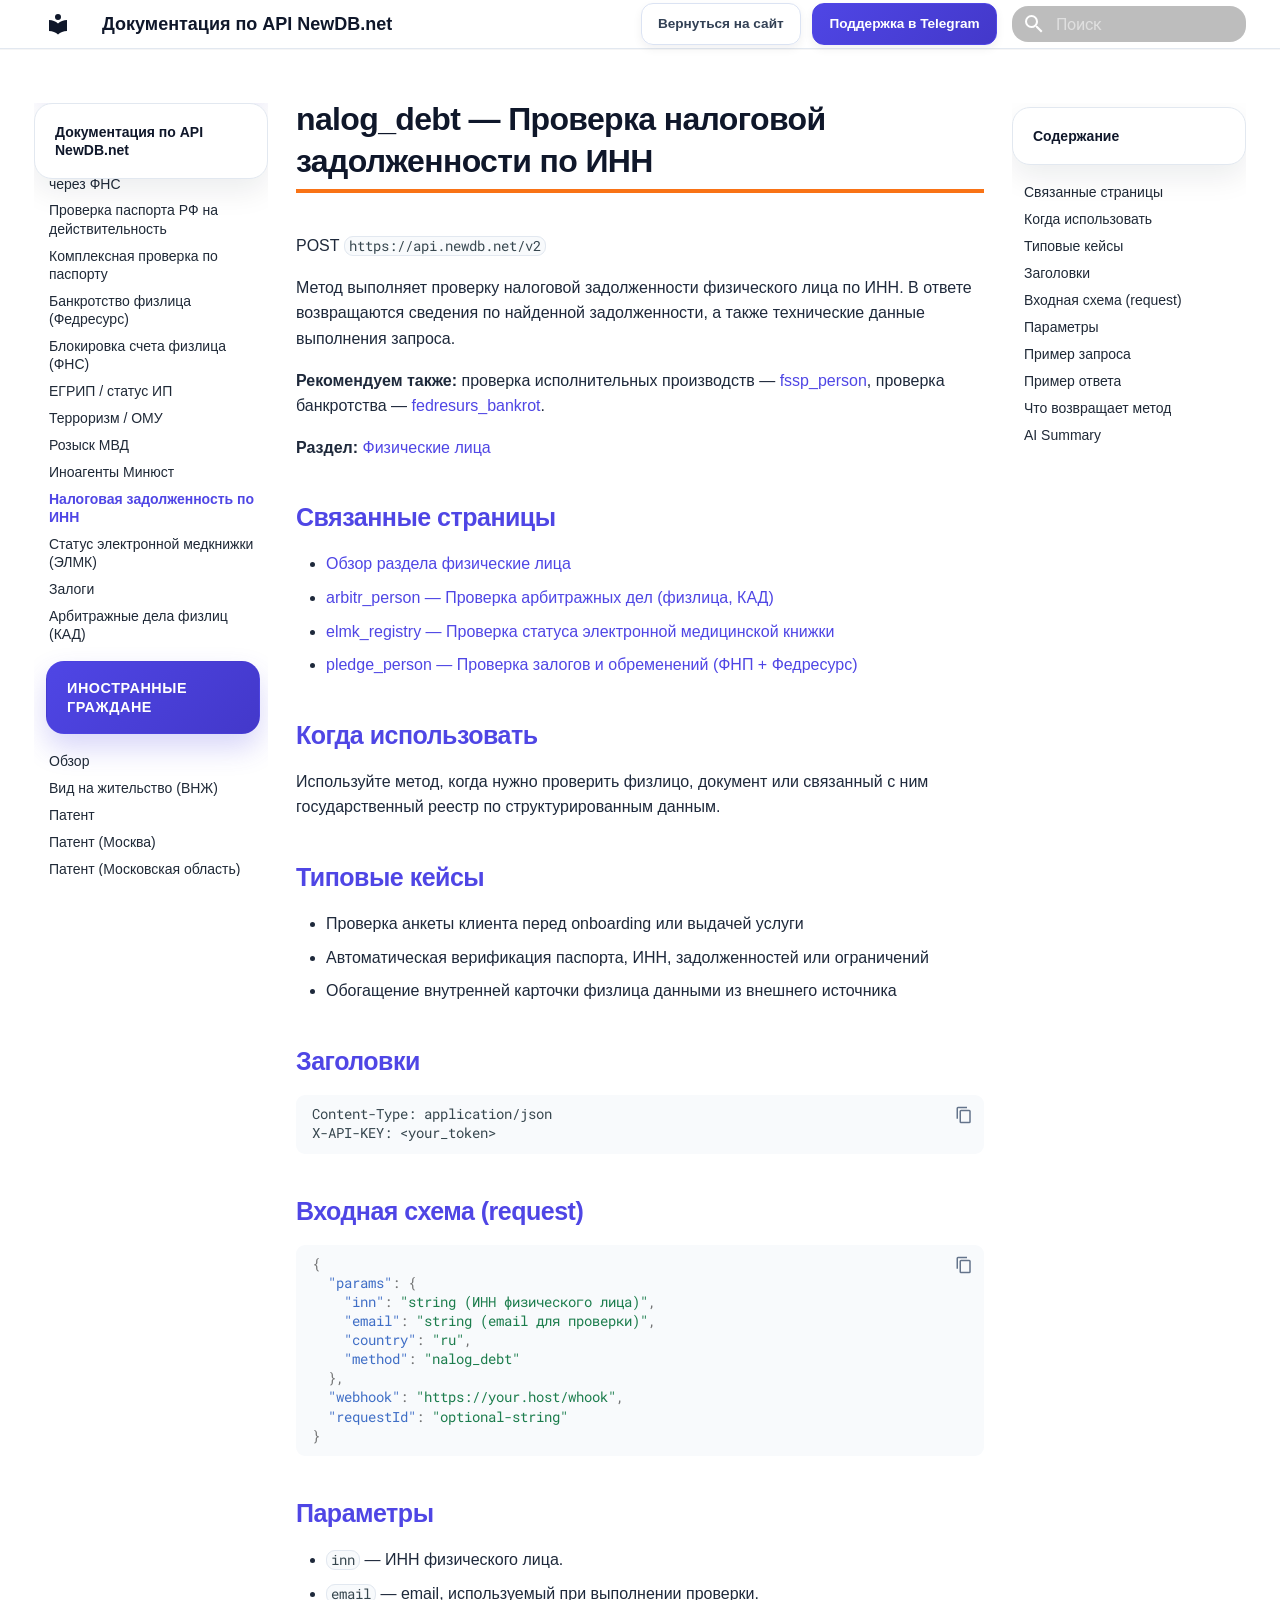
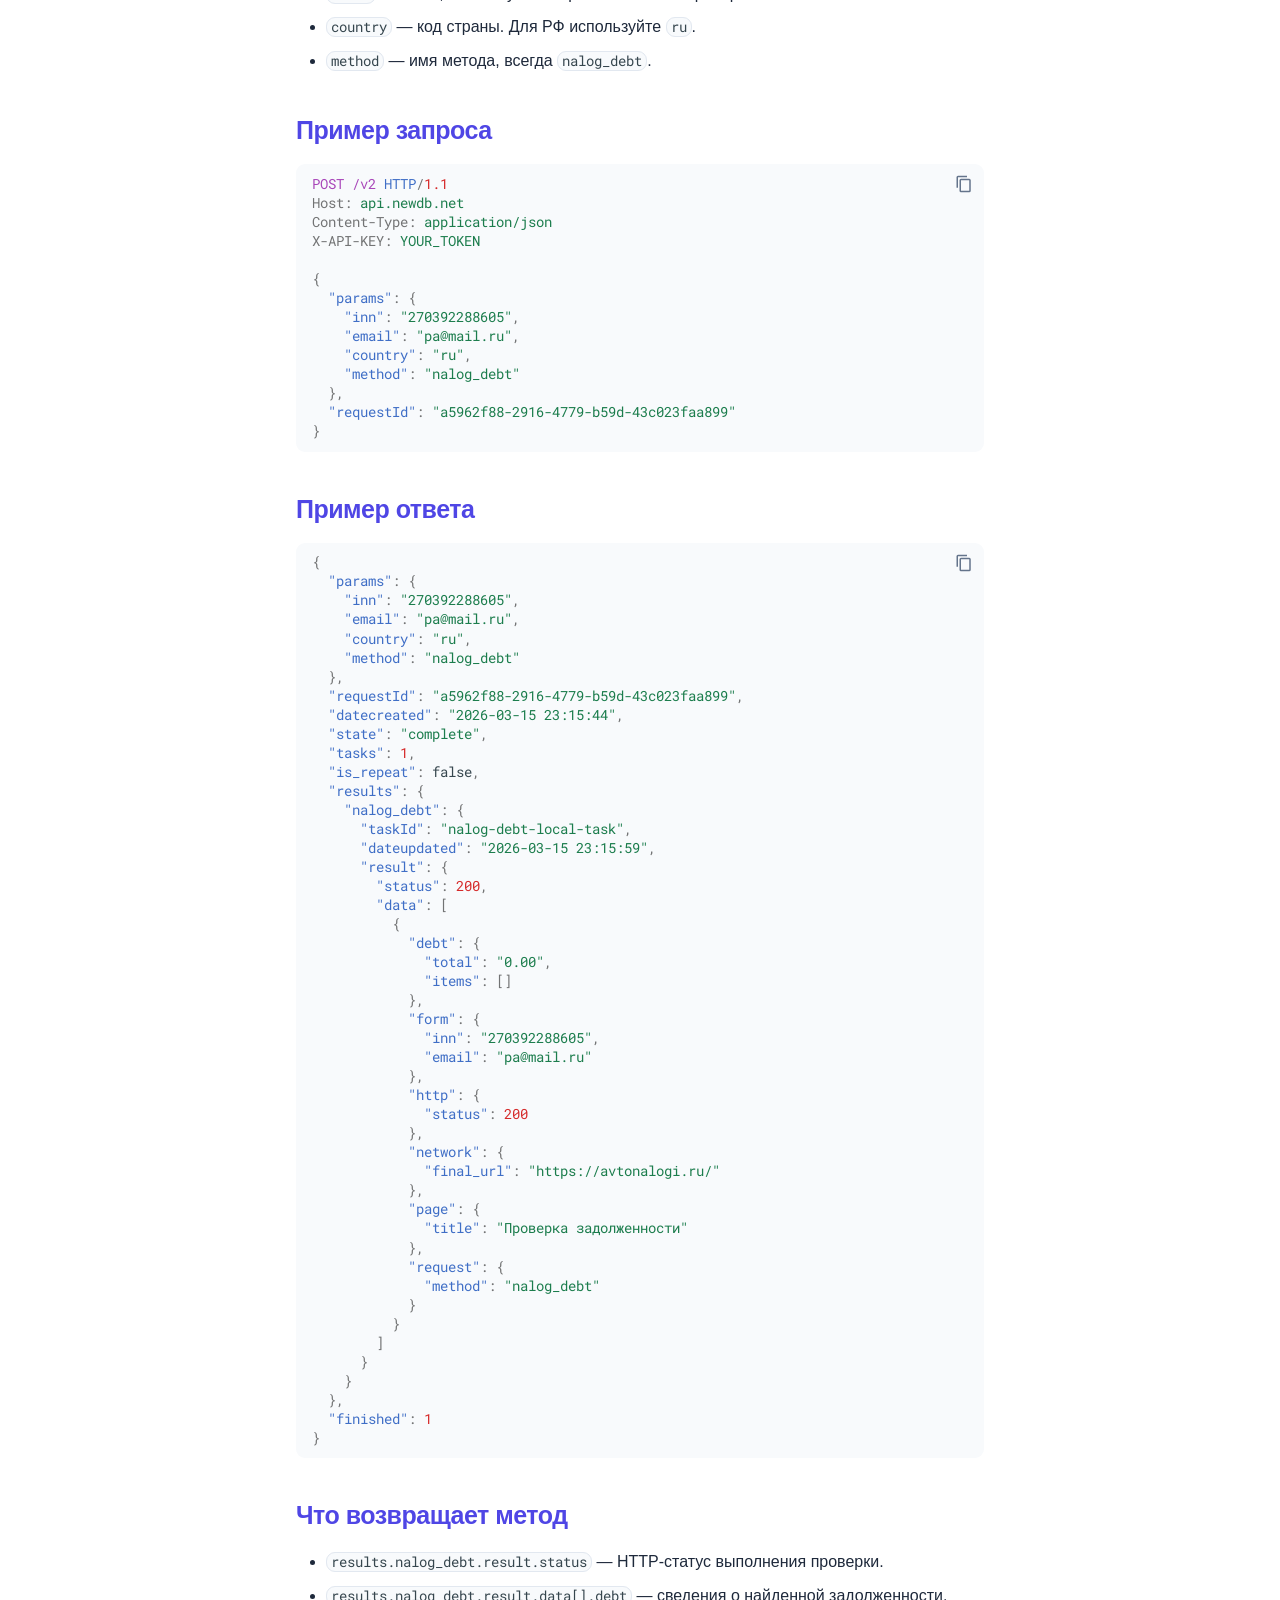
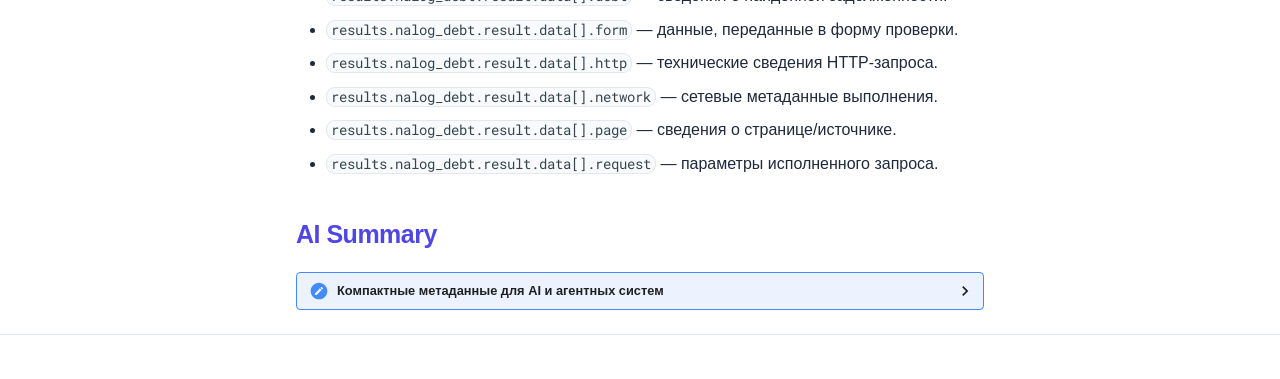
<file: site/fiz/08-nalog_debt/index.html>
<!doctype html>
<html lang="ru" class="no-js">
  <head>
    
      <meta charset="utf-8">
      <meta name="viewport" content="width=device-width,initial-scale=1">
      
        <meta name="description" content="Метод NEWDB nalog_debt проверяет задолженность физического лица по налогам и сборам по ИНН.">
      
      
      
        <link rel="canonical" href="https://newdb.net/docs/fiz/08-nalog_debt/">
      
      
        <link rel="prev" href="../14-inoagent/">
      
      
        <link rel="next" href="../09-elmk_registry/">
      
      
      <link rel="icon" href="../../assets/images/favicon.png">
      <meta name="generator" content="mkdocs-1.6.1, mkdocs-material-9.5.29">
    
    
      
        <title>nalog_debt — проверка налоговой задолженности физлица по ИНН - Документация по API NewDB.net</title>
      
    
    
      <link rel="stylesheet" href="../../assets/stylesheets/main.76a95c52.min.css">
      
      


    
    
      
    
    
      
        
        
        <link rel="preconnect" href="https://fonts.gstatic.com" crossorigin>
        <link rel="stylesheet" href="https://fonts.googleapis.com/css?family=Roboto:300,300i,400,400i,700,700i%7CRoboto+Mono:400,400i,700,700i&display=fallback">
        <style>:root{--md-text-font:"Roboto";--md-code-font:"Roboto Mono"}</style>
      
    
    
      <link rel="stylesheet" href="../../stylesheets/custom_theme.css">
    
    <script>__md_scope=new URL("../..",location),__md_hash=e=>[...e].reduce((e,_)=>(e<<5)-e+_.charCodeAt(0),0),__md_get=(e,_=localStorage,t=__md_scope)=>JSON.parse(_.getItem(t.pathname+"."+e)),__md_set=(e,_,t=localStorage,a=__md_scope)=>{try{t.setItem(a.pathname+"."+e,JSON.stringify(_))}catch(e){}}</script>
    
      

    
    
      
        <meta  name="keywords"  content="NEWDB API, nalog_debt, налоговая задолженность, долги, ИНН, физлицо" >
      
        <meta  property="og:title"  content="Налоговая задолженность физлица по ИНН — метод nalog_debt" >
      
        <meta  property="og:description"  content="Проверка налоговых долгов физического лица по ИНН через API NEWDB." >
      
    
    
  </head>
  
  
    <body dir="ltr">
  
    
    <input class="md-toggle" data-md-toggle="drawer" type="checkbox" id="__drawer" autocomplete="off">
    <input class="md-toggle" data-md-toggle="search" type="checkbox" id="__search" autocomplete="off">
    <label class="md-overlay" for="__drawer"></label>
    <div data-md-component="skip">
      
        
        <a href="#nalog_debt" class="md-skip">
          Перейти к содержанию
        </a>
      
    </div>
    <div data-md-component="announce">
      
    </div>
    
    
      

  

<header class="md-header md-header--shadow" data-md-component="header">
  <nav class="md-header__inner md-grid" aria-label="Верхний колонтитул">
    <a href="../.." title="Документация по API NewDB.net" class="md-header__button md-logo" aria-label="Документация по API NewDB.net" data-md-component="logo">
      
  
  <svg xmlns="http://www.w3.org/2000/svg" viewBox="0 0 24 24"><path d="M12 8a3 3 0 0 0 3-3 3 3 0 0 0-3-3 3 3 0 0 0-3 3 3 3 0 0 0 3 3m0 3.54C9.64 9.35 6.5 8 3 8v11c3.5 0 6.64 1.35 9 3.54 2.36-2.19 5.5-3.54 9-3.54V8c-3.5 0-6.64 1.35-9 3.54Z"/></svg>

    </a>
    <label class="md-header__button md-icon" for="__drawer">
      
      <svg xmlns="http://www.w3.org/2000/svg" viewBox="0 0 24 24"><path d="M3 6h18v2H3V6m0 5h18v2H3v-2m0 5h18v2H3v-2Z"/></svg>
    </label>
    <div class="md-header__title" data-md-component="header-title">
      <div class="md-header__ellipsis">
        <div class="md-header__topic">
          <span class="md-ellipsis">
            Документация по API NewDB.net
          </span>
        </div>
        <div class="md-header__topic" data-md-component="header-topic">
          <span class="md-ellipsis">
            
              nalog_debt — проверка налоговой задолженности физлица по ИНН
            
          </span>
        </div>
      </div>
    </div>
    
    
      <script>var media,input,key,value,palette=__md_get("__palette");if(palette&&palette.color){"(prefers-color-scheme)"===palette.color.media&&(media=matchMedia("(prefers-color-scheme: light)"),input=document.querySelector(media.matches?"[data-md-color-media='(prefers-color-scheme: light)']":"[data-md-color-media='(prefers-color-scheme: dark)']"),palette.color.media=input.getAttribute("data-md-color-media"),palette.color.scheme=input.getAttribute("data-md-color-scheme"),palette.color.primary=input.getAttribute("data-md-color-primary"),palette.color.accent=input.getAttribute("data-md-color-accent"));for([key,value]of Object.entries(palette.color))document.body.setAttribute("data-md-color-"+key,value)}</script>
    
    
    
      <label class="md-header__button md-icon" for="__search">
        
        <svg xmlns="http://www.w3.org/2000/svg" viewBox="0 0 24 24"><path d="M9.5 3A6.5 6.5 0 0 1 16 9.5c0 1.61-.59 3.09-1.56 4.23l.27.27h.79l5 5-1.5 1.5-5-5v-.79l-.27-.27A6.516 6.516 0 0 1 9.5 16 6.5 6.5 0 0 1 3 9.5 6.5 6.5 0 0 1 9.5 3m0 2C7 5 5 7 5 9.5S7 14 9.5 14 14 12 14 9.5 12 5 9.5 5Z"/></svg>
      </label>
      <div class="md-search" data-md-component="search" role="dialog">
  <label class="md-search__overlay" for="__search"></label>
  <div class="md-search__inner" role="search">
    <form class="md-search__form" name="search">
      <input type="text" class="md-search__input" name="query" aria-label="Поиск" placeholder="Поиск" autocapitalize="off" autocorrect="off" autocomplete="off" spellcheck="false" data-md-component="search-query" required>
      <label class="md-search__icon md-icon" for="__search">
        
        <svg xmlns="http://www.w3.org/2000/svg" viewBox="0 0 24 24"><path d="M9.5 3A6.5 6.5 0 0 1 16 9.5c0 1.61-.59 3.09-1.56 4.23l.27.27h.79l5 5-1.5 1.5-5-5v-.79l-.27-.27A6.516 6.516 0 0 1 9.5 16 6.5 6.5 0 0 1 3 9.5 6.5 6.5 0 0 1 9.5 3m0 2C7 5 5 7 5 9.5S7 14 9.5 14 14 12 14 9.5 12 5 9.5 5Z"/></svg>
        
        <svg xmlns="http://www.w3.org/2000/svg" viewBox="0 0 24 24"><path d="M20 11v2H8l5.5 5.5-1.42 1.42L4.16 12l7.92-7.92L13.5 5.5 8 11h12Z"/></svg>
      </label>
      <nav class="md-search__options" aria-label="Поиск">
        
        <button type="reset" class="md-search__icon md-icon" title="Очистить" aria-label="Очистить" tabindex="-1">
          
          <svg xmlns="http://www.w3.org/2000/svg" viewBox="0 0 24 24"><path d="M19 6.41 17.59 5 12 10.59 6.41 5 5 6.41 10.59 12 5 17.59 6.41 19 12 13.41 17.59 19 19 17.59 13.41 12 19 6.41Z"/></svg>
        </button>
      </nav>
      
        <div class="md-search__suggest" data-md-component="search-suggest"></div>
      
    </form>
    <div class="md-search__output">
      <div class="md-search__scrollwrap" tabindex="0" data-md-scrollfix>
        <div class="md-search-result" data-md-component="search-result">
          <div class="md-search-result__meta">
            Инициализация поиска
          </div>
          <ol class="md-search-result__list" role="presentation"></ol>
        </div>
      </div>
    </div>
  </div>
</div>
    
    
  </nav>
  
</header>
    
    <div class="md-container" data-md-component="container">
      
      
        
          
        
      
      <main class="md-main" data-md-component="main">
        <div class="md-main__inner md-grid">
          
            
              
              <div class="md-sidebar md-sidebar--primary" data-md-component="sidebar" data-md-type="navigation" >
                <div class="md-sidebar__scrollwrap">
                  <div class="md-sidebar__inner">
                    



<nav class="md-nav md-nav--primary" aria-label="Навигация" data-md-level="0">
  <label class="md-nav__title" for="__drawer">
    <a href="../.." title="Документация по API NewDB.net" class="md-nav__button md-logo" aria-label="Документация по API NewDB.net" data-md-component="logo">
      
  
  <svg xmlns="http://www.w3.org/2000/svg" viewBox="0 0 24 24"><path d="M12 8a3 3 0 0 0 3-3 3 3 0 0 0-3-3 3 3 0 0 0-3 3 3 3 0 0 0 3 3m0 3.54C9.64 9.35 6.5 8 3 8v11c3.5 0 6.64 1.35 9 3.54 2.36-2.19 5.5-3.54 9-3.54V8c-3.5 0-6.64 1.35-9 3.54Z"/></svg>

    </a>
    Документация по API NewDB.net
  </label>
  
  <ul class="md-nav__list" data-md-scrollfix>
    
      
      
  
  
  
  
    <li class="md-nav__item">
      <a href="../.." class="md-nav__link">
        
  
  <span class="md-ellipsis">
    Главная
  </span>
  

      </a>
    </li>
  

    
      
      
  
  
  
  
    <li class="md-nav__item">
      <a href="../../api-example/" class="md-nav__link">
        
  
  <span class="md-ellipsis">
    Пример вызова API
  </span>
  

      </a>
    </li>
  

    
      
      
  
  
    
  
  
  
    
    
    
      
        
        
      
    
    
    <li class="md-nav__item md-nav__item--active md-nav__item--section md-nav__item--nested">
      
        
        
        <input class="md-nav__toggle md-toggle " type="checkbox" id="__nav_3" checked>
        
          
          <label class="md-nav__link" for="__nav_3" id="__nav_3_label" tabindex="">
            
  
  <span class="md-ellipsis">
    Физические лица
  </span>
  

            <span class="md-nav__icon md-icon"></span>
          </label>
        
        <nav class="md-nav" data-md-level="1" aria-labelledby="__nav_3_label" aria-expanded="true">
          <label class="md-nav__title" for="__nav_3">
            <span class="md-nav__icon md-icon"></span>
            Физические лица
          </label>
          <ul class="md-nav__list" data-md-scrollfix>
            
              
                
  
  
  
  
    <li class="md-nav__item">
      <a href="../" class="md-nav__link">
        
  
  <span class="md-ellipsis">
    Обзор
  </span>
  

      </a>
    </li>
  

              
            
              
                
  
  
  
  
    <li class="md-nav__item">
      <a href="../01-fssp_person/" class="md-nav__link">
        
  
  <span class="md-ellipsis">
    Проверка ФЛ (ФССП)
  </span>
  

      </a>
    </li>
  

              
            
              
                
  
  
  
  
    <li class="md-nav__item">
      <a href="../02-passport_fns/" class="md-nav__link">
        
  
  <span class="md-ellipsis">
    Проверка паспорта и ИНН через ФНС
  </span>
  

      </a>
    </li>
  

              
            
              
                
  
  
  
  
    <li class="md-nav__item">
      <a href="../03-passport_mvd/" class="md-nav__link">
        
  
  <span class="md-ellipsis">
    Проверка паспорта РФ на действительность
  </span>
  

      </a>
    </li>
  

              
            
              
                
  
  
  
  
    <li class="md-nav__item">
      <a href="../04-complex_by_passport/" class="md-nav__link">
        
  
  <span class="md-ellipsis">
    Комплексная проверка по паспорту
  </span>
  

      </a>
    </li>
  

              
            
              
                
  
  
  
  
    <li class="md-nav__item">
      <a href="../05-fedresurs_bankrot/" class="md-nav__link">
        
  
  <span class="md-ellipsis">
    Банкротство физлица (Федресурс)
  </span>
  

      </a>
    </li>
  

              
            
              
                
  
  
  
  
    <li class="md-nav__item">
      <a href="../10-fns_block_person/" class="md-nav__link">
        
  
  <span class="md-ellipsis">
    Блокировка счета физлица (ФНС)
  </span>
  

      </a>
    </li>
  

              
            
              
                
  
  
  
  
    <li class="md-nav__item">
      <a href="../11-egrul_ip/" class="md-nav__link">
        
  
  <span class="md-ellipsis">
    ЕГРИП / статус ИП
  </span>
  

      </a>
    </li>
  

              
            
              
                
  
  
  
  
    <li class="md-nav__item">
      <a href="../12-terrorist/" class="md-nav__link">
        
  
  <span class="md-ellipsis">
    Терроризм / ОМУ
  </span>
  

      </a>
    </li>
  

              
            
              
                
  
  
  
  
    <li class="md-nav__item">
      <a href="../13-mvd_wanted/" class="md-nav__link">
        
  
  <span class="md-ellipsis">
    Розыск МВД
  </span>
  

      </a>
    </li>
  

              
            
              
                
  
  
  
  
    <li class="md-nav__item">
      <a href="../14-inoagent/" class="md-nav__link">
        
  
  <span class="md-ellipsis">
    Иноагенты Минюст
  </span>
  

      </a>
    </li>
  

              
            
              
                
  
  
    
  
  
  
    <li class="md-nav__item md-nav__item--active">
      
      <input class="md-nav__toggle md-toggle" type="checkbox" id="__toc">
      
      
        
      
      
        <label class="md-nav__link md-nav__link--active" for="__toc">
          
  
  <span class="md-ellipsis">
    Налоговая задолженность по ИНН
  </span>
  

          <span class="md-nav__icon md-icon"></span>
        </label>
      
      <a href="./" class="md-nav__link md-nav__link--active">
        
  
  <span class="md-ellipsis">
    Налоговая задолженность по ИНН
  </span>
  

      </a>
      
        

<nav class="md-nav md-nav--secondary" aria-label="Содержание">
  
  
  
    
  
  
    <label class="md-nav__title" for="__toc">
      <span class="md-nav__icon md-icon"></span>
      Содержание
    </label>
    <ul class="md-nav__list" data-md-component="toc" data-md-scrollfix>
      
        <li class="md-nav__item">
  <a href="#_1" class="md-nav__link">
    <span class="md-ellipsis">
      Связанные страницы
    </span>
  </a>
  
</li>
      
        <li class="md-nav__item">
  <a href="#_2" class="md-nav__link">
    <span class="md-ellipsis">
      Когда использовать
    </span>
  </a>
  
</li>
      
        <li class="md-nav__item">
  <a href="#_3" class="md-nav__link">
    <span class="md-ellipsis">
      Типовые кейсы
    </span>
  </a>
  
</li>
      
        <li class="md-nav__item">
  <a href="#_4" class="md-nav__link">
    <span class="md-ellipsis">
      Заголовки
    </span>
  </a>
  
</li>
      
        <li class="md-nav__item">
  <a href="#request" class="md-nav__link">
    <span class="md-ellipsis">
      Входная схема (request)
    </span>
  </a>
  
</li>
      
        <li class="md-nav__item">
  <a href="#_5" class="md-nav__link">
    <span class="md-ellipsis">
      Параметры
    </span>
  </a>
  
</li>
      
        <li class="md-nav__item">
  <a href="#_6" class="md-nav__link">
    <span class="md-ellipsis">
      Пример запроса
    </span>
  </a>
  
</li>
      
        <li class="md-nav__item">
  <a href="#_7" class="md-nav__link">
    <span class="md-ellipsis">
      Пример ответа
    </span>
  </a>
  
</li>
      
        <li class="md-nav__item">
  <a href="#_8" class="md-nav__link">
    <span class="md-ellipsis">
      Что возвращает метод
    </span>
  </a>
  
</li>
      
        <li class="md-nav__item">
  <a href="#ai-summary" class="md-nav__link">
    <span class="md-ellipsis">
      AI Summary
    </span>
  </a>
  
</li>
      
    </ul>
  
</nav>
      
    </li>
  

              
            
              
                
  
  
  
  
    <li class="md-nav__item">
      <a href="../09-elmk_registry/" class="md-nav__link">
        
  
  <span class="md-ellipsis">
    Статус электронной медкнижки (ЭЛМК)
  </span>
  

      </a>
    </li>
  

              
            
              
                
  
  
  
  
    <li class="md-nav__item">
      <a href="../06-pledge_person/" class="md-nav__link">
        
  
  <span class="md-ellipsis">
    Залоги
  </span>
  

      </a>
    </li>
  

              
            
              
                
  
  
  
  
    <li class="md-nav__item">
      <a href="../07-arbitr_person/" class="md-nav__link">
        
  
  <span class="md-ellipsis">
    Арбитражные дела физлиц (КАД)
  </span>
  

      </a>
    </li>
  

              
            
          </ul>
        </nav>
      
    </li>
  

    
      
      
  
  
  
  
    
    
    
      
        
        
      
    
    
    <li class="md-nav__item md-nav__item--section md-nav__item--nested">
      
        
        
        <input class="md-nav__toggle md-toggle " type="checkbox" id="__nav_4" >
        
          
          <label class="md-nav__link" for="__nav_4" id="__nav_4_label" tabindex="">
            
  
  <span class="md-ellipsis">
    Иностранные граждане
  </span>
  

            <span class="md-nav__icon md-icon"></span>
          </label>
        
        <nav class="md-nav" data-md-level="1" aria-labelledby="__nav_4_label" aria-expanded="false">
          <label class="md-nav__title" for="__nav_4">
            <span class="md-nav__icon md-icon"></span>
            Иностранные граждане
          </label>
          <ul class="md-nav__list" data-md-scrollfix>
            
              
                
  
  
  
  
    <li class="md-nav__item">
      <a href="../../foreign/" class="md-nav__link">
        
  
  <span class="md-ellipsis">
    Обзор
  </span>
  

      </a>
    </li>
  

              
            
              
                
  
  
  
  
    <li class="md-nav__item">
      <a href="../../foreign/01-foreign_vng/" class="md-nav__link">
        
  
  <span class="md-ellipsis">
    Вид на жительство (ВНЖ)
  </span>
  

      </a>
    </li>
  

              
            
              
                
  
  
  
  
    <li class="md-nav__item">
      <a href="../../foreign/02-foreign_patent/" class="md-nav__link">
        
  
  <span class="md-ellipsis">
    Патент
  </span>
  

      </a>
    </li>
  

              
            
              
                
  
  
  
  
    <li class="md-nav__item">
      <a href="../../foreign/07-foreign_patent_msk/" class="md-nav__link">
        
  
  <span class="md-ellipsis">
    Патент (Москва)
  </span>
  

      </a>
    </li>
  

              
            
              
                
  
  
  
  
    <li class="md-nav__item">
      <a href="../../foreign/08-foreign_patent_mo/" class="md-nav__link">
        
  
  <span class="md-ellipsis">
    Патент (Московская область)
  </span>
  

      </a>
    </li>
  

              
            
              
                
  
  
  
  
    <li class="md-nav__item">
      <a href="../../foreign/03-foreign_rvp_stamp/" class="md-nav__link">
        
  
  <span class="md-ellipsis">
    РВП (штамп)
  </span>
  

      </a>
    </li>
  

              
            
              
                
  
  
  
  
    <li class="md-nav__item">
      <a href="../../foreign/04-foreign_rvp_blank/" class="md-nav__link">
        
  
  <span class="md-ellipsis">
    РВП (бланк)
  </span>
  

      </a>
    </li>
  

              
            
              
                
  
  
  
  
    <li class="md-nav__item">
      <a href="../../foreign/05-foreign_rnr/" class="md-nav__link">
        
  
  <span class="md-ellipsis">
    Разрешение на работу
  </span>
  

      </a>
    </li>
  

              
            
              
                
  
  
  
  
    <li class="md-nav__item">
      <a href="../../foreign/06-foreign_rkl/" class="md-nav__link">
        
  
  <span class="md-ellipsis">
    Реестр контролируемых лиц (RKL)
  </span>
  

      </a>
    </li>
  

              
            
          </ul>
        </nav>
      
    </li>
  

    
      
      
  
  
  
  
    
    
    
      
        
        
      
    
    
    <li class="md-nav__item md-nav__item--section md-nav__item--nested">
      
        
        
        <input class="md-nav__toggle md-toggle " type="checkbox" id="__nav_5" >
        
          
          <label class="md-nav__link" for="__nav_5" id="__nav_5_label" tabindex="">
            
  
  <span class="md-ellipsis">
    Юридические лица
  </span>
  

            <span class="md-nav__icon md-icon"></span>
          </label>
        
        <nav class="md-nav" data-md-level="1" aria-labelledby="__nav_5_label" aria-expanded="false">
          <label class="md-nav__title" for="__nav_5">
            <span class="md-nav__icon md-icon"></span>
            Юридические лица
          </label>
          <ul class="md-nav__list" data-md-scrollfix>
            
              
                
  
  
  
  
    <li class="md-nav__item">
      <a href="../../legal/" class="md-nav__link">
        
  
  <span class="md-ellipsis">
    Обзор
  </span>
  

      </a>
    </li>
  

              
            
              
                
  
  
  
  
    <li class="md-nav__item">
      <a href="../../legal/01-arbitr_legal/" class="md-nav__link">
        
  
  <span class="md-ellipsis">
    Арбитражные дела юрлиц (КАД)
  </span>
  

      </a>
    </li>
  

              
            
              
                
  
  
  
  
    <li class="md-nav__item">
      <a href="../../legal/02-fns_block/" class="md-nav__link">
        
  
  <span class="md-ellipsis">
    Блокировка счета ФНС
  </span>
  

      </a>
    </li>
  

              
            
              
                
  
  
  
  
    <li class="md-nav__item">
      <a href="../../legal/03-bankrot_legal/" class="md-nav__link">
        
  
  <span class="md-ellipsis">
    Банкротство юрлица (Федресурс)
  </span>
  

      </a>
    </li>
  

              
            
              
                
  
  
  
  
    <li class="md-nav__item">
      <a href="../../legal/04-egrul/" class="md-nav__link">
        
  
  <span class="md-ellipsis">
    ЕГРЮЛ / Прозрачный бизнес
  </span>
  

      </a>
    </li>
  

              
            
              
                
  
  
  
  
    <li class="md-nav__item">
      <a href="../../legal/05-fssp_legal/" class="md-nav__link">
        
  
  <span class="md-ellipsis">
    ФССП по ИНН юрлица
  </span>
  

      </a>
    </li>
  

              
            
              
                
  
  
  
  
    <li class="md-nav__item">
      <a href="../../legal/07-pledge_legal/" class="md-nav__link">
        
  
  <span class="md-ellipsis">
    Залоги юрлица
  </span>
  

      </a>
    </li>
  

              
            
              
                
  
  
  
  
    <li class="md-nav__item">
      <a href="../../legal/06-complex_by_inn/" class="md-nav__link">
        
  
  <span class="md-ellipsis">
    Комплексная проверка компании по ИНН
  </span>
  

      </a>
    </li>
  

              
            
          </ul>
        </nav>
      
    </li>
  

    
      
      
  
  
  
  
    
    
    
      
        
        
      
    
    
    <li class="md-nav__item md-nav__item--section md-nav__item--nested">
      
        
        
        <input class="md-nav__toggle md-toggle " type="checkbox" id="__nav_6" >
        
          
          <label class="md-nav__link" for="__nav_6" id="__nav_6_label" tabindex="">
            
  
  <span class="md-ellipsis">
    ГАС Правосудие
  </span>
  

            <span class="md-nav__icon md-icon"></span>
          </label>
        
        <nav class="md-nav" data-md-level="1" aria-labelledby="__nav_6_label" aria-expanded="false">
          <label class="md-nav__title" for="__nav_6">
            <span class="md-nav__icon md-icon"></span>
            ГАС Правосудие
          </label>
          <ul class="md-nav__list" data-md-scrollfix>
            
              
                
  
  
  
  
    <li class="md-nav__item">
      <a href="../../gas/" class="md-nav__link">
        
  
  <span class="md-ellipsis">
    Обзор
  </span>
  

      </a>
    </li>
  

              
            
              
                
  
  
  
  
    <li class="md-nav__item">
      <a href="../../gas/01-pravo_cases_details/" class="md-nav__link">
        
  
  <span class="md-ellipsis">
    Детали судебного дела по NewdbID
  </span>
  

      </a>
    </li>
  

              
            
              
                
  
  
  
  
    <li class="md-nav__item">
      <a href="../../gas/02-pravo_search/" class="md-nav__link">
        
  
  <span class="md-ellipsis">
    Поиск судебных дел
  </span>
  

      </a>
    </li>
  

              
            
              
                
  
  
  
  
    <li class="md-nav__item">
      <a href="../../gas/03-act_text_search/" class="md-nav__link">
        
  
  <span class="md-ellipsis">
    Поиск по текстам актов
  </span>
  

      </a>
    </li>
  

              
            
          </ul>
        </nav>
      
    </li>
  

    
      
      
  
  
  
  
    
    
    
      
        
        
      
    
    
    <li class="md-nav__item md-nav__item--section md-nav__item--nested">
      
        
        
        <input class="md-nav__toggle md-toggle " type="checkbox" id="__nav_7" >
        
          
          <label class="md-nav__link" for="__nav_7" id="__nav_7_label" tabindex="">
            
  
  <span class="md-ellipsis">
    Имущество
  </span>
  

            <span class="md-nav__icon md-icon"></span>
          </label>
        
        <nav class="md-nav" data-md-level="1" aria-labelledby="__nav_7_label" aria-expanded="false">
          <label class="md-nav__title" for="__nav_7">
            <span class="md-nav__icon md-icon"></span>
            Имущество
          </label>
          <ul class="md-nav__list" data-md-scrollfix>
            
              
                
  
  
  
  
    <li class="md-nav__item">
      <a href="../../property/" class="md-nav__link">
        
  
  <span class="md-ellipsis">
    Обзор
  </span>
  

      </a>
    </li>
  

              
            
              
                
  
  
  
  
    <li class="md-nav__item">
      <a href="../../property/01-rosreestr/" class="md-nav__link">
        
  
  <span class="md-ellipsis">
    Росреестр
  </span>
  

      </a>
    </li>
  

              
            
              
                
  
  
  
  
    <li class="md-nav__item">
      <a href="../../property/02-pledge_property/" class="md-nav__link">
        
  
  <span class="md-ellipsis">
    Залог по ID
  </span>
  

      </a>
    </li>
  

              
            
              
                
  
  
  
  
    <li class="md-nav__item">
      <a href="../../property/03-pledge_vin/" class="md-nav__link">
        
  
  <span class="md-ellipsis">
    Залог по VIN
  </span>
  

      </a>
    </li>
  

              
            
              
                
  
  
  
  
    <li class="md-nav__item">
      <a href="../../property/04-nspd_cadastr/" class="md-nav__link">
        
  
  <span class="md-ellipsis">
    Геоданные по кадастровому номеру
  </span>
  

      </a>
    </li>
  

              
            
              
                
  
  
  
  
    <li class="md-nav__item">
      <a href="../../property/05-realty_price/" class="md-nav__link">
        
  
  <span class="md-ellipsis">
    Оценка стоимости недвижимости
  </span>
  

      </a>
    </li>
  

              
            
          </ul>
        </nav>
      
    </li>
  

    
  </ul>
</nav>
                  </div>
                </div>
              </div>
            
            
              
              <div class="md-sidebar md-sidebar--secondary" data-md-component="sidebar" data-md-type="toc" >
                <div class="md-sidebar__scrollwrap">
                  <div class="md-sidebar__inner">
                    

<nav class="md-nav md-nav--secondary" aria-label="Содержание">
  
  
  
    
  
  
    <label class="md-nav__title" for="__toc">
      <span class="md-nav__icon md-icon"></span>
      Содержание
    </label>
    <ul class="md-nav__list" data-md-component="toc" data-md-scrollfix>
      
        <li class="md-nav__item">
  <a href="#_1" class="md-nav__link">
    <span class="md-ellipsis">
      Связанные страницы
    </span>
  </a>
  
</li>
      
        <li class="md-nav__item">
  <a href="#_2" class="md-nav__link">
    <span class="md-ellipsis">
      Когда использовать
    </span>
  </a>
  
</li>
      
        <li class="md-nav__item">
  <a href="#_3" class="md-nav__link">
    <span class="md-ellipsis">
      Типовые кейсы
    </span>
  </a>
  
</li>
      
        <li class="md-nav__item">
  <a href="#_4" class="md-nav__link">
    <span class="md-ellipsis">
      Заголовки
    </span>
  </a>
  
</li>
      
        <li class="md-nav__item">
  <a href="#request" class="md-nav__link">
    <span class="md-ellipsis">
      Входная схема (request)
    </span>
  </a>
  
</li>
      
        <li class="md-nav__item">
  <a href="#_5" class="md-nav__link">
    <span class="md-ellipsis">
      Параметры
    </span>
  </a>
  
</li>
      
        <li class="md-nav__item">
  <a href="#_6" class="md-nav__link">
    <span class="md-ellipsis">
      Пример запроса
    </span>
  </a>
  
</li>
      
        <li class="md-nav__item">
  <a href="#_7" class="md-nav__link">
    <span class="md-ellipsis">
      Пример ответа
    </span>
  </a>
  
</li>
      
        <li class="md-nav__item">
  <a href="#_8" class="md-nav__link">
    <span class="md-ellipsis">
      Что возвращает метод
    </span>
  </a>
  
</li>
      
        <li class="md-nav__item">
  <a href="#ai-summary" class="md-nav__link">
    <span class="md-ellipsis">
      AI Summary
    </span>
  </a>
  
</li>
      
    </ul>
  
</nav>
                  </div>
                </div>
              </div>
            
          
          
            <div class="md-content" data-md-component="content">
              <article class="md-content__inner md-typeset">
                
                  


<h1 id="nalog_debt">nalog_debt — Проверка налоговой задолженности по ИНН<a class="headerlink" href="#nalog_debt" title="Permanent link">&para;</a></h1>
<p>POST <code>https://api.newdb.net/v2</code></p>
<p>Метод выполняет проверку налоговой задолженности физического лица по ИНН. В ответе возвращаются сведения по найденной задолженности, а также технические данные выполнения запроса.</p>
<p><strong>Рекомендуем также:</strong> проверка исполнительных производств — <a href="../01-fssp_person/">fssp_person</a>, проверка банкротства — <a href="../05-fedresurs_bankrot/">fedresurs_bankrot</a>.</p>
<p><strong>Раздел:</strong> <a href="../">Физические лица</a></p>
<h2 id="_1">Связанные страницы<a class="headerlink" href="#_1" title="Permanent link">&para;</a></h2>
<ul>
<li><a href="../">Обзор раздела физические лица</a></li>
<li><a href="../07-arbitr_person/">arbitr_person — Проверка арбитражных дел (физлица, КАД)</a></li>
<li><a href="../09-elmk_registry/">elmk_registry — Проверка статуса электронной медицинской книжки</a></li>
<li><a href="../06-pledge_person/">pledge_person — Проверка залогов и обременений (ФНП + Федресурс)</a></li>
</ul>
<h2 id="_2">Когда использовать<a class="headerlink" href="#_2" title="Permanent link">&para;</a></h2>
<p>Используйте метод, когда нужно проверить физлицо, документ или связанный с ним государственный реестр по структурированным данным.</p>
<h2 id="_3">Типовые кейсы<a class="headerlink" href="#_3" title="Permanent link">&para;</a></h2>
<ul>
<li>Проверка анкеты клиента перед onboarding или выдачей услуги</li>
<li>Автоматическая верификация паспорта, ИНН, задолженностей или ограничений</li>
<li>Обогащение внутренней карточки физлица данными из внешнего источника</li>
</ul>
<h2 id="_4">Заголовки<a class="headerlink" href="#_4" title="Permanent link">&para;</a></h2>
<div class="highlight"><pre><span></span><code><span class="err">Content-Type: application/json</span>
<span class="err">X-API-KEY: &lt;your_token&gt;</span>
</code></pre></div>
<h2 id="request">Входная схема (request)<a class="headerlink" href="#request" title="Permanent link">&para;</a></h2>
<div class="highlight"><pre><span></span><code><span class="p">{</span>
<span class="w">  </span><span class="nt">&quot;params&quot;</span><span class="p">:</span><span class="w"> </span><span class="p">{</span>
<span class="w">    </span><span class="nt">&quot;inn&quot;</span><span class="p">:</span><span class="w"> </span><span class="s2">&quot;string (ИНН физического лица)&quot;</span><span class="p">,</span>
<span class="w">    </span><span class="nt">&quot;email&quot;</span><span class="p">:</span><span class="w"> </span><span class="s2">&quot;string (email для проверки)&quot;</span><span class="p">,</span>
<span class="w">    </span><span class="nt">&quot;country&quot;</span><span class="p">:</span><span class="w"> </span><span class="s2">&quot;ru&quot;</span><span class="p">,</span>
<span class="w">    </span><span class="nt">&quot;method&quot;</span><span class="p">:</span><span class="w"> </span><span class="s2">&quot;nalog_debt&quot;</span>
<span class="w">  </span><span class="p">},</span>
<span class="w">  </span><span class="nt">&quot;webhook&quot;</span><span class="p">:</span><span class="w"> </span><span class="s2">&quot;https://your.host/whook&quot;</span><span class="p">,</span>
<span class="w">  </span><span class="nt">&quot;requestId&quot;</span><span class="p">:</span><span class="w"> </span><span class="s2">&quot;optional-string&quot;</span>
<span class="p">}</span>
</code></pre></div>
<h2 id="_5">Параметры<a class="headerlink" href="#_5" title="Permanent link">&para;</a></h2>
<ul>
<li><code>inn</code> — ИНН физического лица.</li>
<li><code>email</code> — email, используемый при выполнении проверки.</li>
<li><code>country</code> — код страны. Для РФ используйте <code>ru</code>.</li>
<li><code>method</code> — имя метода, всегда <code>nalog_debt</code>.</li>
</ul>
<h2 id="_6">Пример запроса<a class="headerlink" href="#_6" title="Permanent link">&para;</a></h2>
<div class="highlight"><pre><span></span><code><span class="nf">POST</span> <span class="nn">/v2</span> <span class="kr">HTTP</span><span class="o">/</span><span class="m">1.1</span>
<span class="na">Host</span><span class="o">:</span> <span class="l">api.newdb.net</span>
<span class="na">Content-Type</span><span class="o">:</span> <span class="l">application/json</span>
<span class="na">X-API-KEY</span><span class="o">:</span> <span class="l">YOUR_TOKEN</span>

<span class="p">{</span>
<span class="w">  </span><span class="nt">&quot;params&quot;</span><span class="p">:</span><span class="w"> </span><span class="p">{</span>
<span class="w">    </span><span class="nt">&quot;inn&quot;</span><span class="p">:</span><span class="w"> </span><span class="s2">&quot;270392288605&quot;</span><span class="p">,</span>
<span class="w">    </span><span class="nt">&quot;email&quot;</span><span class="p">:</span><span class="w"> </span><span class="s2">&quot;pa@mail.ru&quot;</span><span class="p">,</span>
<span class="w">    </span><span class="nt">&quot;country&quot;</span><span class="p">:</span><span class="w"> </span><span class="s2">&quot;ru&quot;</span><span class="p">,</span>
<span class="w">    </span><span class="nt">&quot;method&quot;</span><span class="p">:</span><span class="w"> </span><span class="s2">&quot;nalog_debt&quot;</span>
<span class="w">  </span><span class="p">},</span>
<span class="w">  </span><span class="nt">&quot;requestId&quot;</span><span class="p">:</span><span class="w"> </span><span class="s2">&quot;a5962f88-2916-4779-b59d-43c023faa899&quot;</span>
<span class="p">}</span>
</code></pre></div>
<h2 id="_7">Пример ответа<a class="headerlink" href="#_7" title="Permanent link">&para;</a></h2>
<div class="highlight"><pre><span></span><code><span class="p">{</span>
<span class="w">  </span><span class="nt">&quot;params&quot;</span><span class="p">:</span><span class="w"> </span><span class="p">{</span>
<span class="w">    </span><span class="nt">&quot;inn&quot;</span><span class="p">:</span><span class="w"> </span><span class="s2">&quot;270392288605&quot;</span><span class="p">,</span>
<span class="w">    </span><span class="nt">&quot;email&quot;</span><span class="p">:</span><span class="w"> </span><span class="s2">&quot;pa@mail.ru&quot;</span><span class="p">,</span>
<span class="w">    </span><span class="nt">&quot;country&quot;</span><span class="p">:</span><span class="w"> </span><span class="s2">&quot;ru&quot;</span><span class="p">,</span>
<span class="w">    </span><span class="nt">&quot;method&quot;</span><span class="p">:</span><span class="w"> </span><span class="s2">&quot;nalog_debt&quot;</span>
<span class="w">  </span><span class="p">},</span>
<span class="w">  </span><span class="nt">&quot;requestId&quot;</span><span class="p">:</span><span class="w"> </span><span class="s2">&quot;a5962f88-2916-4779-b59d-43c023faa899&quot;</span><span class="p">,</span>
<span class="w">  </span><span class="nt">&quot;datecreated&quot;</span><span class="p">:</span><span class="w"> </span><span class="s2">&quot;2026-03-15 23:15:44&quot;</span><span class="p">,</span>
<span class="w">  </span><span class="nt">&quot;state&quot;</span><span class="p">:</span><span class="w"> </span><span class="s2">&quot;complete&quot;</span><span class="p">,</span>
<span class="w">  </span><span class="nt">&quot;tasks&quot;</span><span class="p">:</span><span class="w"> </span><span class="mi">1</span><span class="p">,</span>
<span class="w">  </span><span class="nt">&quot;is_repeat&quot;</span><span class="p">:</span><span class="w"> </span><span class="kc">false</span><span class="p">,</span>
<span class="w">  </span><span class="nt">&quot;results&quot;</span><span class="p">:</span><span class="w"> </span><span class="p">{</span>
<span class="w">    </span><span class="nt">&quot;nalog_debt&quot;</span><span class="p">:</span><span class="w"> </span><span class="p">{</span>
<span class="w">      </span><span class="nt">&quot;taskId&quot;</span><span class="p">:</span><span class="w"> </span><span class="s2">&quot;nalog-debt-local-task&quot;</span><span class="p">,</span>
<span class="w">      </span><span class="nt">&quot;dateupdated&quot;</span><span class="p">:</span><span class="w"> </span><span class="s2">&quot;2026-03-15 23:15:59&quot;</span><span class="p">,</span>
<span class="w">      </span><span class="nt">&quot;result&quot;</span><span class="p">:</span><span class="w"> </span><span class="p">{</span>
<span class="w">        </span><span class="nt">&quot;status&quot;</span><span class="p">:</span><span class="w"> </span><span class="mi">200</span><span class="p">,</span>
<span class="w">        </span><span class="nt">&quot;data&quot;</span><span class="p">:</span><span class="w"> </span><span class="p">[</span>
<span class="w">          </span><span class="p">{</span>
<span class="w">            </span><span class="nt">&quot;debt&quot;</span><span class="p">:</span><span class="w"> </span><span class="p">{</span>
<span class="w">              </span><span class="nt">&quot;total&quot;</span><span class="p">:</span><span class="w"> </span><span class="s2">&quot;0.00&quot;</span><span class="p">,</span>
<span class="w">              </span><span class="nt">&quot;items&quot;</span><span class="p">:</span><span class="w"> </span><span class="p">[]</span>
<span class="w">            </span><span class="p">},</span>
<span class="w">            </span><span class="nt">&quot;form&quot;</span><span class="p">:</span><span class="w"> </span><span class="p">{</span>
<span class="w">              </span><span class="nt">&quot;inn&quot;</span><span class="p">:</span><span class="w"> </span><span class="s2">&quot;270392288605&quot;</span><span class="p">,</span>
<span class="w">              </span><span class="nt">&quot;email&quot;</span><span class="p">:</span><span class="w"> </span><span class="s2">&quot;pa@mail.ru&quot;</span>
<span class="w">            </span><span class="p">},</span>
<span class="w">            </span><span class="nt">&quot;http&quot;</span><span class="p">:</span><span class="w"> </span><span class="p">{</span>
<span class="w">              </span><span class="nt">&quot;status&quot;</span><span class="p">:</span><span class="w"> </span><span class="mi">200</span>
<span class="w">            </span><span class="p">},</span>
<span class="w">            </span><span class="nt">&quot;network&quot;</span><span class="p">:</span><span class="w"> </span><span class="p">{</span>
<span class="w">              </span><span class="nt">&quot;final_url&quot;</span><span class="p">:</span><span class="w"> </span><span class="s2">&quot;https://avtonalogi.ru/&quot;</span>
<span class="w">            </span><span class="p">},</span>
<span class="w">            </span><span class="nt">&quot;page&quot;</span><span class="p">:</span><span class="w"> </span><span class="p">{</span>
<span class="w">              </span><span class="nt">&quot;title&quot;</span><span class="p">:</span><span class="w"> </span><span class="s2">&quot;Проверка задолженности&quot;</span>
<span class="w">            </span><span class="p">},</span>
<span class="w">            </span><span class="nt">&quot;request&quot;</span><span class="p">:</span><span class="w"> </span><span class="p">{</span>
<span class="w">              </span><span class="nt">&quot;method&quot;</span><span class="p">:</span><span class="w"> </span><span class="s2">&quot;nalog_debt&quot;</span>
<span class="w">            </span><span class="p">}</span>
<span class="w">          </span><span class="p">}</span>
<span class="w">        </span><span class="p">]</span>
<span class="w">      </span><span class="p">}</span>
<span class="w">    </span><span class="p">}</span>
<span class="w">  </span><span class="p">},</span>
<span class="w">  </span><span class="nt">&quot;finished&quot;</span><span class="p">:</span><span class="w"> </span><span class="mi">1</span>
<span class="p">}</span>
</code></pre></div>
<h2 id="_8">Что возвращает метод<a class="headerlink" href="#_8" title="Permanent link">&para;</a></h2>
<ul>
<li><code>results.nalog_debt.result.status</code> — HTTP-статус выполнения проверки.</li>
<li><code>results.nalog_debt.result.data[].debt</code> — сведения о найденной задолженности.</li>
<li><code>results.nalog_debt.result.data[].form</code> — данные, переданные в форму проверки.</li>
<li><code>results.nalog_debt.result.data[].http</code> — технические сведения HTTP-запроса.</li>
<li><code>results.nalog_debt.result.data[].network</code> — сетевые метаданные выполнения.</li>
<li><code>results.nalog_debt.result.data[].page</code> — сведения о странице/источнике.</li>
<li><code>results.nalog_debt.result.data[].request</code> — параметры исполненного запроса.</li>
</ul>
<h2 id="ai-summary">AI Summary<a class="headerlink" href="#ai-summary" title="Permanent link">&para;</a></h2>
<details>
<summary>Компактные метаданные для AI и агентных систем</summary>

<div class="highlight"><pre><span></span><code><span class="p">{</span>
<span class="w">  </span><span class="nt">&quot;method&quot;</span><span class="p">:</span><span class="w"> </span><span class="s2">&quot;nalog_debt&quot;</span><span class="p">,</span>
<span class="w">  </span><span class="nt">&quot;intent&quot;</span><span class="p">:</span><span class="w"> </span><span class="s2">&quot;Проверка налоговой задолженности физического лица по ИНН&quot;</span><span class="p">,</span>
<span class="w">  </span><span class="nt">&quot;endpoint&quot;</span><span class="p">:</span><span class="w"> </span><span class="s2">&quot;POST https://api.newdb.net/v2&quot;</span><span class="p">,</span>
<span class="w">  </span><span class="nt">&quot;required_headers&quot;</span><span class="p">:</span><span class="w"> </span><span class="p">[</span><span class="s2">&quot;X-API-KEY&quot;</span><span class="p">],</span>
<span class="w">  </span><span class="nt">&quot;required_fields&quot;</span><span class="p">:</span><span class="w"> </span><span class="p">[</span><span class="s2">&quot;inn&quot;</span><span class="p">,</span><span class="w"> </span><span class="s2">&quot;email&quot;</span><span class="p">,</span><span class="w"> </span><span class="s2">&quot;country&quot;</span><span class="p">,</span><span class="w"> </span><span class="s2">&quot;method&quot;</span><span class="p">,</span><span class="w"> </span><span class="s2">&quot;webhook&quot;</span><span class="p">,</span><span class="w"> </span><span class="s2">&quot;requestId&quot;</span><span class="p">],</span>
<span class="w">  </span><span class="nt">&quot;returns&quot;</span><span class="p">:</span><span class="w"> </span><span class="p">[</span><span class="s2">&quot;state&quot;</span><span class="p">,</span><span class="w"> </span><span class="s2">&quot;results.nalog_debt.result.status&quot;</span><span class="p">,</span><span class="w"> </span><span class="s2">&quot;results.nalog_debt.result.data&quot;</span><span class="p">]</span>
<span class="p">}</span>
</code></pre></div>

</details>







  
  






                
              </article>
            </div>
          
          
<script>var target=document.getElementById(location.hash.slice(1));target&&target.name&&(target.checked=target.name.startsWith("__tabbed_"))</script>
        </div>
        
          <button type="button" class="md-top md-icon" data-md-component="top" hidden>
  
  <svg xmlns="http://www.w3.org/2000/svg" viewBox="0 0 24 24"><path d="M13 20h-2V8l-5.5 5.5-1.42-1.42L12 4.16l7.92 7.92-1.42 1.42L13 8v12Z"/></svg>
  К началу
</button>
        
      </main>
      
        <footer class="md-footer">
  
  <div class="md-footer-meta md-typeset">
    <div class="md-footer-meta__inner md-grid">
      <div class="md-copyright">
  
  
    Made with
    <a href="https://squidfunk.github.io/mkdocs-material/" target="_blank" rel="noopener">
      Material for MkDocs
    </a>
  
</div>
      
    </div>
  </div>
</footer>
      
    </div>
    <div class="md-dialog" data-md-component="dialog">
      <div class="md-dialog__inner md-typeset"></div>
    </div>
    
    
    <script id="__config" type="application/json">{"base": "../..", "features": ["navigation.top", "navigation.sections", "navigation.tracking", "toc.follow", "content.code.copy", "content.action.edit", "search.suggest", "search.highlight"], "search": "../../assets/javascripts/workers/search.b8dbb3d2.min.js", "translations": {"clipboard.copied": "\u0421\u043a\u043e\u043f\u0438\u0440\u043e\u0432\u0430\u043d\u043e \u0432 \u0431\u0443\u0444\u0435\u0440", "clipboard.copy": "\u041a\u043e\u043f\u0438\u0440\u043e\u0432\u0430\u0442\u044c \u0432 \u0431\u0443\u0444\u0435\u0440", "search.result.more.one": "\u0415\u0449\u0451 1 \u043d\u0430 \u044d\u0442\u043e\u0439 \u0441\u0442\u0440\u0430\u043d\u0438\u0446\u0435", "search.result.more.other": "\u0415\u0449\u0451 # \u043d\u0430 \u044d\u0442\u043e\u0439 \u0441\u0442\u0440\u0430\u043d\u0438\u0446\u0435", "search.result.none": "\u0421\u043e\u0432\u043f\u0430\u0434\u0435\u043d\u0438\u0439 \u043d\u0435 \u043d\u0430\u0439\u0434\u0435\u043d\u043e", "search.result.one": "\u041d\u0430\u0439\u0434\u0435\u043d\u043e 1 \u0441\u043e\u0432\u043f\u0430\u0434\u0435\u043d\u0438\u0435", "search.result.other": "\u041d\u0430\u0439\u0434\u0435\u043d\u043e \u0441\u043e\u0432\u043f\u0430\u0434\u0435\u043d\u0438\u0439: #", "search.result.placeholder": "\u041d\u0430\u0447\u043d\u0438\u0442\u0435 \u043f\u0435\u0447\u0430\u0442\u0430\u0442\u044c \u0434\u043b\u044f \u043f\u043e\u0438\u0441\u043a\u0430", "search.result.term.missing": "\u041e\u0442\u0441\u0443\u0442\u0441\u0442\u0432\u0443\u0435\u0442", "select.version": "\u0412\u044b\u0431\u0435\u0440\u0438\u0442\u0435 \u0432\u0435\u0440\u0441\u0438\u044e"}}</script>
    
    
      <script src="../../assets/javascripts/bundle.fe8b6f2b.min.js"></script>
      
        <script src="../../javascripts/header-actions.js"></script>
      
    
  </body>
</html>
</file>
<file: site/stylesheets/custom_theme.css>
:root {
  --ndb-bg: #ffffff;
  --ndb-surface: #ffffff;
  --ndb-surface-soft: #f8fafc;
  --ndb-border: #e2e8f0;
  --ndb-text: #0f172a;
  --ndb-muted: #64748b;
  --ndb-accent: #4f46e5;
  --ndb-accent-strong: #4338ca;
  --ndb-shadow: 0 12px 30px rgba(15, 23, 42, 0.08);
}

body,
[data-md-color-scheme="default"] {
  background: var(--ndb-bg);
  color: var(--ndb-text);
  font-family: Inter, sans-serif;
}

.md-main,
.md-main__inner,
.md-content,
.md-content__inner,
.md-container {
  background: var(--ndb-bg);
}

.md-typeset {
  color: var(--ndb-text);
}

.md-typeset h1,
.md-typeset h2,
.md-typeset h3,
.md-typeset h4,
.md-typeset h5,
.md-typeset h6 {
  color: var(--ndb-text);
  font-weight: 800;
  letter-spacing: -0.02em;
}

.md-typeset h1 {
  display: inline-block;
  margin-bottom: 1.2rem;
  padding-bottom: 0.35rem;
  border-bottom: 4px solid #f97316;
}

.md-typeset h2 {
  margin-top: 2rem;
  color: var(--ndb-accent);
}

.md-typeset p,
.md-typeset li,
.md-typeset td,
.md-typeset th {
  color: #1e293b;
}

.md-typeset a {
  color: var(--ndb-accent);
}

.md-typeset a:hover {
  color: var(--ndb-accent-strong);
}

.md-typeset code {
  background: #f8fafc;
  border: 1px solid #e2e8f0;
  border-radius: 0.45rem;
}

.md-typeset pre > code {
  border: 0;
}

.md-typeset .md-clipboard {
  color: var(--ndb-muted);
}

.md-typeset table:not([class]) {
  border: 1px solid var(--ndb-border);
  border-radius: 16px;
  overflow: hidden;
  box-shadow: 0 10px 24px rgba(15, 23, 42, 0.04);
}

.md-typeset table:not([class]) th {
  background: #f8fafc;
}

.md-typeset table:not([class]) tr:hover {
  background: #fcfcfd;
}

.md-sidebar__scrollwrap,
.md-sidebar__inner,
.md-nav,
.md-nav__list {
  background: transparent;
}

.md-sidebar--primary .md-sidebar__inner,
.md-sidebar--secondary .md-sidebar__inner {
  padding: 0.2rem 0;
}

.md-sidebar__inner .md-nav__title,
.md-sidebar__inner .md-nav__title[for="__drawer"],
.md-sidebar__inner .md-nav__title[for="__toc"] {
  margin: 0 0 0.9rem;
  padding: 0.95rem 1rem;
  border: 1px solid var(--ndb-border);
  border-radius: 18px;
  background: var(--ndb-surface);
  color: var(--ndb-text);
  box-shadow: var(--ndb-shadow);
}

.md-sidebar__inner .md-nav__title,
.md-sidebar__inner .md-nav__title .md-ellipsis,
.md-sidebar__inner .md-nav__title .md-nav__icon,
.md-sidebar__inner .md-nav__title .md-nav__button {
  color: var(--ndb-text);
  font-weight: 800;
}

.md-sidebar--secondary .md-nav__title {
  position: sticky;
  top: 0;
  z-index: 1;
}

.md-sidebar--primary .md-nav__item--section > .md-nav__link,
.md-sidebar--primary .md-nav__item--section > .md-nav__link:focus,
.md-sidebar--primary .md-nav__item--section > .md-nav__link:hover {
  margin: 0.75rem 0 0.45rem;
  padding: 0.85rem 1rem;
  border: 1px solid rgba(79, 70, 229, 0.1);
  border-radius: 18px;
  background: linear-gradient(135deg, #4f46e5 0%, #4338ca 100%);
  color: #fff;
  font-weight: 800;
  letter-spacing: 0.04em;
  text-transform: uppercase;
  box-shadow: 0 14px 28px rgba(79, 70, 229, 0.22);
}

.md-sidebar--primary .md-nav__item--section > .md-nav__link .md-ellipsis {
  color: inherit;
  font-size: 0.72rem;
}

.md-sidebar--primary .md-nav__item--section > .md-nav__link .md-nav__icon {
  color: rgba(255, 255, 255, 0.92);
}

.md-sidebar--primary .md-nav__item--active.md-nav__item--section > .md-nav__link {
  background: linear-gradient(135deg, #4338ca 0%, #312e81 100%);
  box-shadow: 0 16px 34px rgba(67, 56, 202, 0.28);
}

.md-sidebar--primary .md-nav__item--section > .md-nav {
  padding-left: 0.15rem;
}

.md-nav__link {
  border-radius: 12px;
  color: #1f2937;
  transition: background-color 0.18s ease, color 0.18s ease, transform 0.18s ease;
}

.md-nav__link:hover {
  background: #f8fafc;
  color: var(--ndb-accent);
}

.md-nav__item .md-nav__link--active,
.md-nav__item .md-nav__link:active {
  color: var(--ndb-accent);
  font-weight: 700;
}

.md-header {
  background: #fff;
  color: var(--ndb-text);
  border-bottom: 1px solid var(--ndb-border);
  box-shadow: 0 1px 0 rgba(15, 23, 42, 0.04);
}

.md-header__title,
.md-header__topic,
.md-header__button,
.md-header__source {
  color: var(--ndb-text);
}

.ndb-header-actions {
  display: flex;
  align-items: center;
  gap: 0.55rem;
  margin-left: auto;
  margin-right: 0.75rem;
}

.ndb-header-actions__button {
  display: inline-flex;
  align-items: center;
  justify-content: center;
  min-height: 2.1rem;
  padding: 0.42rem 0.82rem;
  border: 1px solid #dbe3f3;
  border-radius: 12px;
  background: rgba(255, 255, 255, 0.92);
  color: #334155 !important;
  font-size: 0.68rem;
  font-weight: 600;
  line-height: 1;
  text-decoration: none !important;
  white-space: nowrap;
  box-shadow: 0 4px 10px rgba(15, 23, 42, 0.06);
  transition: transform 0.18s ease, box-shadow 0.18s ease, background-color 0.18s ease, border-color 0.18s ease;
}

.ndb-header-actions__button:hover {
  background: #ffffff;
  border-color: #cbd5e1;
  transform: translateY(-1px);
  box-shadow: 0 8px 18px rgba(15, 23, 42, 0.08);
}

.ndb-header-actions__button--primary {
  background: linear-gradient(135deg, #4f46e5 0%, #4338ca 100%);
  border-color: #4f46e5;
  color: #fff !important;
}

.ndb-header-actions__button--primary:hover {
  background: linear-gradient(135deg, #4338ca 0%, #3730a3 100%);
  border-color: #4338ca;
}

.md-search__form,
.md-search__output {
  border-radius: 16px;
}

.md-top {
  background: #fff;
  color: var(--ndb-text);
  border: 1px solid var(--ndb-border);
  box-shadow: var(--ndb-shadow);
}

.md-footer-meta {
  background: #fff;
  border-top: 1px solid var(--ndb-border);
}

.md-content__inner > hr {
  border-bottom-color: var(--ndb-border);
}

@media screen and (max-width: 76.2344em) {
  .md-sidebar__inner .md-nav__title,
  .md-sidebar__inner .md-nav__title[for="__drawer"],
  .md-sidebar__inner .md-nav__title[for="__toc"] {
    border-radius: 14px;
  }

  .md-sidebar--primary .md-nav__item--section > .md-nav__link,
  .md-sidebar--primary .md-nav__item--section > .md-nav__link:focus,
  .md-sidebar--primary .md-nav__item--section > .md-nav__link:hover {
    border-radius: 14px;
  }

  .ndb-header-actions {
    gap: 0.45rem;
    margin-right: 0.45rem;
  }

  .ndb-header-actions__button {
    padding: 0.38rem 0.7rem;
    font-size: 0.64rem;
  }
}

@media screen and (max-width: 59.9844em) {
  .ndb-header-actions {
    display: none;
  }
}
</file>
<file: site/assets/stylesheets/main.76a95c52.min.css>
@charset "UTF-8";html{-webkit-text-size-adjust:none;-moz-text-size-adjust:none;text-size-adjust:none;box-sizing:border-box}*,:after,:before{box-sizing:inherit}@media (prefers-reduced-motion){*,:after,:before{transition:none!important}}body{margin:0}a,button,input,label{-webkit-tap-highlight-color:transparent}a{color:inherit;text-decoration:none}hr{border:0;box-sizing:initial;display:block;height:.05rem;overflow:visible;padding:0}small{font-size:80%}sub,sup{line-height:1em}img{border-style:none}table{border-collapse:initial;border-spacing:0}td,th{font-weight:400;vertical-align:top}button{background:#0000;border:0;font-family:inherit;font-size:inherit;margin:0;padding:0}input{border:0;outline:none}:root{--md-primary-fg-color:#4051b5;--md-primary-fg-color--light:#5d6cc0;--md-primary-fg-color--dark:#303fa1;--md-primary-bg-color:#fff;--md-primary-bg-color--light:#ffffffb3;--md-accent-fg-color:#526cfe;--md-accent-fg-color--transparent:#526cfe1a;--md-accent-bg-color:#fff;--md-accent-bg-color--light:#ffffffb3}[data-md-color-scheme=default]{color-scheme:light}[data-md-color-scheme=default] img[src$="#gh-dark-mode-only"],[data-md-color-scheme=default] img[src$="#only-dark"]{display:none}:root,[data-md-color-scheme=default]{--md-hue:225deg;--md-default-fg-color:#000000de;--md-default-fg-color--light:#0000008a;--md-default-fg-color--lighter:#00000052;--md-default-fg-color--lightest:#00000012;--md-default-bg-color:#fff;--md-default-bg-color--light:#ffffffb3;--md-default-bg-color--lighter:#ffffff4d;--md-default-bg-color--lightest:#ffffff1f;--md-code-fg-color:#36464e;--md-code-bg-color:#f5f5f5;--md-code-hl-color:#4287ff;--md-code-hl-color--light:#4287ff1a;--md-code-hl-number-color:#d52a2a;--md-code-hl-special-color:#db1457;--md-code-hl-function-color:#a846b9;--md-code-hl-constant-color:#6e59d9;--md-code-hl-keyword-color:#3f6ec6;--md-code-hl-string-color:#1c7d4d;--md-code-hl-name-color:var(--md-code-fg-color);--md-code-hl-operator-color:var(--md-default-fg-color--light);--md-code-hl-punctuation-color:var(--md-default-fg-color--light);--md-code-hl-comment-color:var(--md-default-fg-color--light);--md-code-hl-generic-color:var(--md-default-fg-color--light);--md-code-hl-variable-color:var(--md-default-fg-color--light);--md-typeset-color:var(--md-default-fg-color);--md-typeset-a-color:var(--md-primary-fg-color);--md-typeset-del-color:#f5503d26;--md-typeset-ins-color:#0bd57026;--md-typeset-kbd-color:#fafafa;--md-typeset-kbd-accent-color:#fff;--md-typeset-kbd-border-color:#b8b8b8;--md-typeset-mark-color:#ffff0080;--md-typeset-table-color:#0000001f;--md-typeset-table-color--light:rgba(0,0,0,.035);--md-admonition-fg-color:var(--md-default-fg-color);--md-admonition-bg-color:var(--md-default-bg-color);--md-warning-fg-color:#000000de;--md-warning-bg-color:#ff9;--md-footer-fg-color:#fff;--md-footer-fg-color--light:#ffffffb3;--md-footer-fg-color--lighter:#ffffff73;--md-footer-bg-color:#000000de;--md-footer-bg-color--dark:#00000052;--md-shadow-z1:0 0.2rem 0.5rem #0000000d,0 0 0.05rem #0000001a;--md-shadow-z2:0 0.2rem 0.5rem #0000001a,0 0 0.05rem #00000040;--md-shadow-z3:0 0.2rem 0.5rem #0003,0 0 0.05rem #00000059}.md-icon svg{fill:currentcolor;display:block;height:1.2rem;width:1.2rem}body{-webkit-font-smoothing:antialiased;-moz-osx-font-smoothing:grayscale;--md-text-font-family:var(--md-text-font,_),-apple-system,BlinkMacSystemFont,Helvetica,Arial,sans-serif;--md-code-font-family:var(--md-code-font,_),SFMono-Regular,Consolas,Menlo,monospace}aside,body,input{font-feature-settings:"kern","liga";color:var(--md-typeset-color);font-family:var(--md-text-font-family)}code,kbd,pre{font-feature-settings:"kern";font-family:var(--md-code-font-family)}:root{--md-typeset-table-sort-icon:url('data:image/svg+xml;charset=utf-8,<svg xmlns="http://www.w3.org/2000/svg" viewBox="0 0 24 24"><path d="m18 21-4-4h3V7h-3l4-4 4 4h-3v10h3M2 19v-2h10v2M2 13v-2h7v2M2 7V5h4v2H2Z"/></svg>');--md-typeset-table-sort-icon--asc:url('data:image/svg+xml;charset=utf-8,<svg xmlns="http://www.w3.org/2000/svg" viewBox="0 0 24 24"><path d="M19 17h3l-4 4-4-4h3V3h2M2 17h10v2H2M6 5v2H2V5m0 6h7v2H2v-2Z"/></svg>');--md-typeset-table-sort-icon--desc:url('data:image/svg+xml;charset=utf-8,<svg xmlns="http://www.w3.org/2000/svg" viewBox="0 0 24 24"><path d="M19 7h3l-4-4-4 4h3v14h2M2 17h10v2H2M6 5v2H2V5m0 6h7v2H2v-2Z"/></svg>')}.md-typeset{-webkit-print-color-adjust:exact;color-adjust:exact;font-size:.8rem;line-height:1.6}@media print{.md-typeset{font-size:.68rem}}.md-typeset blockquote,.md-typeset dl,.md-typeset figure,.md-typeset ol,.md-typeset pre,.md-typeset ul{margin-bottom:1em;margin-top:1em}.md-typeset h1{color:var(--md-default-fg-color--light);font-size:2em;line-height:1.3;margin:0 0 1.25em}.md-typeset h1,.md-typeset h2{font-weight:300;letter-spacing:-.01em}.md-typeset h2{font-size:1.5625em;line-height:1.4;margin:1.6em 0 .64em}.md-typeset h3{font-size:1.25em;font-weight:400;letter-spacing:-.01em;line-height:1.5;margin:1.6em 0 .8em}.md-typeset h2+h3{margin-top:.8em}.md-typeset h4{font-weight:700;letter-spacing:-.01em;margin:1em 0}.md-typeset h5,.md-typeset h6{color:var(--md-default-fg-color--light);font-size:.8em;font-weight:700;letter-spacing:-.01em;margin:1.25em 0}.md-typeset h5{text-transform:uppercase}.md-typeset hr{border-bottom:.05rem solid var(--md-default-fg-color--lightest);display:flow-root;margin:1.5em 0}.md-typeset a{color:var(--md-typeset-a-color);word-break:break-word}.md-typeset a,.md-typeset a:before{transition:color 125ms}.md-typeset a:focus,.md-typeset a:hover{color:var(--md-accent-fg-color)}.md-typeset a:focus code,.md-typeset a:hover code{background-color:var(--md-accent-fg-color--transparent)}.md-typeset a code{color:currentcolor;transition:background-color 125ms}.md-typeset a.focus-visible{outline-color:var(--md-accent-fg-color);outline-offset:.2rem}.md-typeset code,.md-typeset kbd,.md-typeset pre{color:var(--md-code-fg-color);direction:ltr;font-variant-ligatures:none}@media print{.md-typeset code,.md-typeset kbd,.md-typeset pre{white-space:pre-wrap}}.md-typeset code{background-color:var(--md-code-bg-color);border-radius:.1rem;-webkit-box-decoration-break:clone;box-decoration-break:clone;font-size:.85em;padding:0 .2941176471em;word-break:break-word}.md-typeset code:not(.focus-visible){-webkit-tap-highlight-color:transparent;outline:none}.md-typeset pre{display:flow-root;line-height:1.4;position:relative}.md-typeset pre>code{-webkit-box-decoration-break:slice;box-decoration-break:slice;box-shadow:none;display:block;margin:0;outline-color:var(--md-accent-fg-color);overflow:auto;padding:.7720588235em 1.1764705882em;scrollbar-color:var(--md-default-fg-color--lighter) #0000;scrollbar-width:thin;touch-action:auto;word-break:normal}.md-typeset pre>code:hover{scrollbar-color:var(--md-accent-fg-color) #0000}.md-typeset pre>code::-webkit-scrollbar{height:.2rem;width:.2rem}.md-typeset pre>code::-webkit-scrollbar-thumb{background-color:var(--md-default-fg-color--lighter)}.md-typeset pre>code::-webkit-scrollbar-thumb:hover{background-color:var(--md-accent-fg-color)}.md-typeset kbd{background-color:var(--md-typeset-kbd-color);border-radius:.1rem;box-shadow:0 .1rem 0 .05rem var(--md-typeset-kbd-border-color),0 .1rem 0 var(--md-typeset-kbd-border-color),0 -.1rem .2rem var(--md-typeset-kbd-accent-color) inset;color:var(--md-default-fg-color);display:inline-block;font-size:.75em;padding:0 .6666666667em;vertical-align:text-top;word-break:break-word}.md-typeset mark{background-color:var(--md-typeset-mark-color);-webkit-box-decoration-break:clone;box-decoration-break:clone;color:inherit;word-break:break-word}.md-typeset abbr{border-bottom:.05rem dotted var(--md-default-fg-color--light);cursor:help;text-decoration:none}.md-typeset small{opacity:.75}[dir=ltr] .md-typeset sub,[dir=ltr] .md-typeset sup{margin-left:.078125em}[dir=rtl] .md-typeset sub,[dir=rtl] .md-typeset sup{margin-right:.078125em}[dir=ltr] .md-typeset blockquote{padding-left:.6rem}[dir=rtl] .md-typeset blockquote{padding-right:.6rem}[dir=ltr] .md-typeset blockquote{border-left:.2rem solid var(--md-default-fg-color--lighter)}[dir=rtl] .md-typeset blockquote{border-right:.2rem solid var(--md-default-fg-color--lighter)}.md-typeset blockquote{color:var(--md-default-fg-color--light);margin-left:0;margin-right:0}.md-typeset ul{list-style-type:disc}[dir=ltr] .md-typeset ol,[dir=ltr] .md-typeset ul{margin-left:.625em}[dir=rtl] .md-typeset ol,[dir=rtl] .md-typeset ul{margin-right:.625em}.md-typeset ol,.md-typeset ul{padding:0}.md-typeset ol:not([hidden]),.md-typeset ul:not([hidden]){display:flow-root}.md-typeset ol ol,.md-typeset ul ol{list-style-type:lower-alpha}.md-typeset ol ol ol,.md-typeset ul ol ol{list-style-type:lower-roman}[dir=ltr] .md-typeset ol li,[dir=ltr] .md-typeset ul li{margin-left:1.25em}[dir=rtl] .md-typeset ol li,[dir=rtl] .md-typeset ul li{margin-right:1.25em}.md-typeset ol li,.md-typeset ul li{margin-bottom:.5em}.md-typeset ol li blockquote,.md-typeset ol li p,.md-typeset ul li blockquote,.md-typeset ul li p{margin:.5em 0}.md-typeset ol li:last-child,.md-typeset ul li:last-child{margin-bottom:0}[dir=ltr] .md-typeset ol li ol,[dir=ltr] .md-typeset ol li ul,[dir=ltr] .md-typeset ul li ol,[dir=ltr] .md-typeset ul li ul{margin-left:.625em}[dir=rtl] .md-typeset ol li ol,[dir=rtl] .md-typeset ol li ul,[dir=rtl] .md-typeset ul li ol,[dir=rtl] .md-typeset ul li ul{margin-right:.625em}.md-typeset ol li ol,.md-typeset ol li ul,.md-typeset ul li ol,.md-typeset ul li ul{margin-bottom:.5em;margin-top:.5em}[dir=ltr] .md-typeset dd{margin-left:1.875em}[dir=rtl] .md-typeset dd{margin-right:1.875em}.md-typeset dd{margin-bottom:1.5em;margin-top:1em}.md-typeset img,.md-typeset svg,.md-typeset video{height:auto;max-width:100%}.md-typeset img[align=left]{margin:1em 1em 1em 0}.md-typeset img[align=right]{margin:1em 0 1em 1em}.md-typeset img[align]:only-child{margin-top:0}.md-typeset figure{display:flow-root;margin:1em auto;max-width:100%;text-align:center;width:-moz-fit-content;width:fit-content}.md-typeset figure img{display:block;margin:0 auto}.md-typeset figcaption{font-style:italic;margin:1em auto;max-width:24rem}.md-typeset iframe{max-width:100%}.md-typeset table:not([class]){background-color:var(--md-default-bg-color);border:.05rem solid var(--md-typeset-table-color);border-radius:.1rem;display:inline-block;font-size:.64rem;max-width:100%;overflow:auto;touch-action:auto}@media print{.md-typeset table:not([class]){display:table}}.md-typeset table:not([class])+*{margin-top:1.5em}.md-typeset table:not([class]) td>:first-child,.md-typeset table:not([class]) th>:first-child{margin-top:0}.md-typeset table:not([class]) td>:last-child,.md-typeset table:not([class]) th>:last-child{margin-bottom:0}.md-typeset table:not([class]) td:not([align]),.md-typeset table:not([class]) th:not([align]){text-align:left}[dir=rtl] .md-typeset table:not([class]) td:not([align]),[dir=rtl] .md-typeset table:not([class]) th:not([align]){text-align:right}.md-typeset table:not([class]) th{font-weight:700;min-width:5rem;padding:.9375em 1.25em;vertical-align:top}.md-typeset table:not([class]) td{border-top:.05rem solid var(--md-typeset-table-color);padding:.9375em 1.25em;vertical-align:top}.md-typeset table:not([class]) tbody tr{transition:background-color 125ms}.md-typeset table:not([class]) tbody tr:hover{background-color:var(--md-typeset-table-color--light);box-shadow:0 .05rem 0 var(--md-default-bg-color) inset}.md-typeset table:not([class]) a{word-break:normal}.md-typeset table th[role=columnheader]{cursor:pointer}[dir=ltr] .md-typeset table th[role=columnheader]:after{margin-left:.5em}[dir=rtl] .md-typeset table th[role=columnheader]:after{margin-right:.5em}.md-typeset table th[role=columnheader]:after{content:"";display:inline-block;height:1.2em;-webkit-mask-image:var(--md-typeset-table-sort-icon);mask-image:var(--md-typeset-table-sort-icon);-webkit-mask-repeat:no-repeat;mask-repeat:no-repeat;-webkit-mask-size:contain;mask-size:contain;transition:background-color 125ms;vertical-align:text-bottom;width:1.2em}.md-typeset table th[role=columnheader]:hover:after{background-color:var(--md-default-fg-color--lighter)}.md-typeset table th[role=columnheader][aria-sort=ascending]:after{background-color:var(--md-default-fg-color--light);-webkit-mask-image:var(--md-typeset-table-sort-icon--asc);mask-image:var(--md-typeset-table-sort-icon--asc)}.md-typeset table th[role=columnheader][aria-sort=descending]:after{background-color:var(--md-default-fg-color--light);-webkit-mask-image:var(--md-typeset-table-sort-icon--desc);mask-image:var(--md-typeset-table-sort-icon--desc)}.md-typeset__scrollwrap{margin:1em -.8rem;overflow-x:auto;touch-action:auto}.md-typeset__table{display:inline-block;margin-bottom:.5em;padding:0 .8rem}@media print{.md-typeset__table{display:block}}html .md-typeset__table table{display:table;margin:0;overflow:hidden;width:100%}@media screen and (max-width:44.984375em){.md-content__inner>pre{margin:1em -.8rem}.md-content__inner>pre code{border-radius:0}}.md-typeset .md-author{border-radius:100%;display:block;flex-shrink:0;height:1.6rem;overflow:hidden;position:relative;transition:color 125ms,transform 125ms;width:1.6rem}.md-typeset .md-author img{display:block}.md-typeset .md-author--more{background:var(--md-default-fg-color--lightest);color:var(--md-default-fg-color--lighter);font-size:.6rem;font-weight:700;line-height:1.6rem;text-align:center}.md-typeset .md-author--long{height:2.4rem;width:2.4rem}.md-typeset a.md-author{transform:scale(1)}.md-typeset a.md-author img{border-radius:100%;filter:grayscale(100%) opacity(75%);transition:filter 125ms}.md-typeset a.md-author:focus,.md-typeset a.md-author:hover{transform:scale(1.1);z-index:1}.md-typeset a.md-author:focus img,.md-typeset a.md-author:hover img{filter:grayscale(0)}.md-banner{background-color:var(--md-footer-bg-color);color:var(--md-footer-fg-color);overflow:auto}@media print{.md-banner{display:none}}.md-banner--warning{background-color:var(--md-warning-bg-color);color:var(--md-warning-fg-color)}.md-banner__inner{font-size:.7rem;margin:.6rem auto;padding:0 .8rem}[dir=ltr] .md-banner__button{float:right}[dir=rtl] .md-banner__button{float:left}.md-banner__button{color:inherit;cursor:pointer;transition:opacity .25s}.no-js .md-banner__button{display:none}.md-banner__button:hover{opacity:.7}html{font-size:125%;height:100%;overflow-x:hidden}@media screen and (min-width:100em){html{font-size:137.5%}}@media screen and (min-width:125em){html{font-size:150%}}body{background-color:var(--md-default-bg-color);display:flex;flex-direction:column;font-size:.5rem;min-height:100%;position:relative;width:100%}@media print{body{display:block}}@media screen and (max-width:59.984375em){body[data-md-scrolllock]{position:fixed}}.md-grid{margin-left:auto;margin-right:auto;max-width:61rem}.md-container{display:flex;flex-direction:column;flex-grow:1}@media print{.md-container{display:block}}.md-main{flex-grow:1}.md-main__inner{display:flex;height:100%;margin-top:1.5rem}.md-ellipsis{overflow:hidden;text-overflow:ellipsis}.md-toggle{display:none}.md-option{height:0;opacity:0;position:absolute;width:0}.md-option:checked+label:not([hidden]){display:block}.md-option.focus-visible+label{outline-color:var(--md-accent-fg-color);outline-style:auto}.md-skip{background-color:var(--md-default-fg-color);border-radius:.1rem;color:var(--md-default-bg-color);font-size:.64rem;margin:.5rem;opacity:0;outline-color:var(--md-accent-fg-color);padding:.3rem .5rem;position:fixed;transform:translateY(.4rem);z-index:-1}.md-skip:focus{opacity:1;transform:translateY(0);transition:transform .25s cubic-bezier(.4,0,.2,1),opacity 175ms 75ms;z-index:10}@page{margin:25mm}:root{--md-clipboard-icon:url('data:image/svg+xml;charset=utf-8,<svg xmlns="http://www.w3.org/2000/svg" viewBox="0 0 24 24"><path d="M19 21H8V7h11m0-2H8a2 2 0 0 0-2 2v14a2 2 0 0 0 2 2h11a2 2 0 0 0 2-2V7a2 2 0 0 0-2-2m-3-4H4a2 2 0 0 0-2 2v14h2V3h12V1Z"/></svg>')}.md-clipboard{border-radius:.1rem;color:var(--md-default-fg-color--lightest);cursor:pointer;height:1.5em;outline-color:var(--md-accent-fg-color);outline-offset:.1rem;position:absolute;right:.5em;top:.5em;transition:color .25s;width:1.5em;z-index:1}@media print{.md-clipboard{display:none}}.md-clipboard:not(.focus-visible){-webkit-tap-highlight-color:transparent;outline:none}:hover>.md-clipboard{color:var(--md-default-fg-color--light)}.md-clipboard:focus,.md-clipboard:hover{color:var(--md-accent-fg-color)}.md-clipboard:after{background-color:currentcolor;content:"";display:block;height:1.125em;margin:0 auto;-webkit-mask-image:var(--md-clipboard-icon);mask-image:var(--md-clipboard-icon);-webkit-mask-position:center;mask-position:center;-webkit-mask-repeat:no-repeat;mask-repeat:no-repeat;-webkit-mask-size:contain;mask-size:contain;width:1.125em}.md-clipboard--inline{cursor:pointer}.md-clipboard--inline code{transition:color .25s,background-color .25s}.md-clipboard--inline:focus code,.md-clipboard--inline:hover code{background-color:var(--md-accent-fg-color--transparent);color:var(--md-accent-fg-color)}.md-typeset .md-code__content{display:grid}@keyframes consent{0%{opacity:0;transform:translateY(100%)}to{opacity:1;transform:translateY(0)}}@keyframes overlay{0%{opacity:0}to{opacity:1}}.md-consent__overlay{animation:overlay .25s both;-webkit-backdrop-filter:blur(.1rem);backdrop-filter:blur(.1rem);background-color:#0000008a;height:100%;opacity:1;position:fixed;top:0;width:100%;z-index:5}.md-consent__inner{animation:consent .5s cubic-bezier(.1,.7,.1,1) both;background-color:var(--md-default-bg-color);border:0;border-radius:.1rem;bottom:0;box-shadow:0 0 .2rem #0000001a,0 .2rem .4rem #0003;max-height:100%;overflow:auto;padding:0;position:fixed;width:100%;z-index:5}.md-consent__form{padding:.8rem}.md-consent__settings{display:none;margin:1em 0}input:checked+.md-consent__settings{display:block}.md-consent__controls{margin-bottom:.8rem}.md-typeset .md-consent__controls .md-button{display:inline}@media screen and (max-width:44.984375em){.md-typeset .md-consent__controls .md-button{display:block;margin-top:.4rem;text-align:center;width:100%}}.md-consent label{cursor:pointer}.md-content{flex-grow:1;min-width:0}.md-content__inner{margin:0 .8rem 1.2rem;padding-top:.6rem}@media screen and (min-width:76.25em){[dir=ltr] .md-sidebar--primary:not([hidden])~.md-content>.md-content__inner{margin-left:1.2rem}[dir=ltr] .md-sidebar--secondary:not([hidden])~.md-content>.md-content__inner,[dir=rtl] .md-sidebar--primary:not([hidden])~.md-content>.md-content__inner{margin-right:1.2rem}[dir=rtl] .md-sidebar--secondary:not([hidden])~.md-content>.md-content__inner{margin-left:1.2rem}}.md-content__inner:before{content:"";display:block;height:.4rem}.md-content__inner>:last-child{margin-bottom:0}[dir=ltr] .md-content__button{float:right}[dir=rtl] .md-content__button{float:left}[dir=ltr] .md-content__button{margin-left:.4rem}[dir=rtl] .md-content__button{margin-right:.4rem}.md-content__button{margin:.4rem 0;padding:0}@media print{.md-content__button{display:none}}.md-typeset .md-content__button{color:var(--md-default-fg-color--lighter)}.md-content__button svg{display:inline;vertical-align:top}[dir=rtl] .md-content__button svg{transform:scaleX(-1)}[dir=ltr] .md-dialog{right:.8rem}[dir=rtl] .md-dialog{left:.8rem}.md-dialog{background-color:var(--md-default-fg-color);border-radius:.1rem;bottom:.8rem;box-shadow:var(--md-shadow-z3);min-width:11.1rem;opacity:0;padding:.4rem .6rem;pointer-events:none;position:fixed;transform:translateY(100%);transition:transform 0ms .4s,opacity .4s;z-index:4}@media print{.md-dialog{display:none}}.md-dialog--active{opacity:1;pointer-events:auto;transform:translateY(0);transition:transform .4s cubic-bezier(.075,.85,.175,1),opacity .4s}.md-dialog__inner{color:var(--md-default-bg-color);font-size:.7rem}.md-feedback{margin:2em 0 1em;text-align:center}.md-feedback fieldset{border:none;margin:0;padding:0}.md-feedback__title{font-weight:700;margin:1em auto}.md-feedback__inner{position:relative}.md-feedback__list{display:flex;flex-wrap:wrap;place-content:baseline center;position:relative}.md-feedback__list:hover .md-icon:not(:disabled){color:var(--md-default-fg-color--lighter)}:disabled .md-feedback__list{min-height:1.8rem}.md-feedback__icon{color:var(--md-default-fg-color--light);cursor:pointer;flex-shrink:0;margin:0 .1rem;transition:color 125ms}.md-feedback__icon:not(:disabled).md-icon:hover{color:var(--md-accent-fg-color)}.md-feedback__icon:disabled{color:var(--md-default-fg-color--lightest);pointer-events:none}.md-feedback__note{opacity:0;position:relative;transform:translateY(.4rem);transition:transform .4s cubic-bezier(.1,.7,.1,1),opacity .15s}.md-feedback__note>*{margin:0 auto;max-width:16rem}:disabled .md-feedback__note{opacity:1;transform:translateY(0)}.md-footer{background-color:var(--md-footer-bg-color);color:var(--md-footer-fg-color)}@media print{.md-footer{display:none}}.md-footer__inner{justify-content:space-between;overflow:auto;padding:.2rem}.md-footer__inner:not([hidden]){display:flex}.md-footer__link{align-items:end;display:flex;flex-grow:0.01;margin-bottom:.4rem;margin-top:1rem;max-width:100%;outline-color:var(--md-accent-fg-color);overflow:hidden;transition:opacity .25s}.md-footer__link:focus,.md-footer__link:hover{opacity:.7}[dir=rtl] .md-footer__link svg{transform:scaleX(-1)}@media screen and (max-width:44.984375em){.md-footer__link--prev{flex-shrink:0}.md-footer__link--prev .md-footer__title{display:none}}[dir=ltr] .md-footer__link--next{margin-left:auto}[dir=rtl] .md-footer__link--next{margin-right:auto}.md-footer__link--next{text-align:right}[dir=rtl] .md-footer__link--next{text-align:left}.md-footer__title{flex-grow:1;font-size:.9rem;margin-bottom:.7rem;max-width:calc(100% - 2.4rem);padding:0 1rem;white-space:nowrap}.md-footer__button{margin:.2rem;padding:.4rem}.md-footer__direction{font-size:.64rem;opacity:.7}.md-footer-meta{background-color:var(--md-footer-bg-color--dark)}.md-footer-meta__inner{display:flex;flex-wrap:wrap;justify-content:space-between;padding:.2rem}html .md-footer-meta.md-typeset a{color:var(--md-footer-fg-color--light)}html .md-footer-meta.md-typeset a:focus,html .md-footer-meta.md-typeset a:hover{color:var(--md-footer-fg-color)}.md-copyright{color:var(--md-footer-fg-color--lighter);font-size:.64rem;margin:auto .6rem;padding:.4rem 0;width:100%}@media screen and (min-width:45em){.md-copyright{width:auto}}.md-copyright__highlight{color:var(--md-footer-fg-color--light)}.md-social{display:inline-flex;gap:.2rem;margin:0 .4rem;padding:.2rem 0 .6rem}@media screen and (min-width:45em){.md-social{padding:.6rem 0}}.md-social__link{display:inline-block;height:1.6rem;text-align:center;width:1.6rem}.md-social__link:before{line-height:1.9}.md-social__link svg{fill:currentcolor;max-height:.8rem;vertical-align:-25%}.md-typeset .md-button{border:.1rem solid;border-radius:.1rem;color:var(--md-primary-fg-color);cursor:pointer;display:inline-block;font-weight:700;padding:.625em 2em;transition:color 125ms,background-color 125ms,border-color 125ms}.md-typeset .md-button--primary{background-color:var(--md-primary-fg-color);border-color:var(--md-primary-fg-color);color:var(--md-primary-bg-color)}.md-typeset .md-button:focus,.md-typeset .md-button:hover{background-color:var(--md-accent-fg-color);border-color:var(--md-accent-fg-color);color:var(--md-accent-bg-color)}[dir=ltr] .md-typeset .md-input{border-top-left-radius:.1rem}[dir=ltr] .md-typeset .md-input,[dir=rtl] .md-typeset .md-input{border-top-right-radius:.1rem}[dir=rtl] .md-typeset .md-input{border-top-left-radius:.1rem}.md-typeset .md-input{border-bottom:.1rem solid var(--md-default-fg-color--lighter);box-shadow:var(--md-shadow-z1);font-size:.8rem;height:1.8rem;padding:0 .6rem;transition:border .25s,box-shadow .25s}.md-typeset .md-input:focus,.md-typeset .md-input:hover{border-bottom-color:var(--md-accent-fg-color);box-shadow:var(--md-shadow-z2)}.md-typeset .md-input--stretch{width:100%}.md-header{background-color:var(--md-primary-fg-color);box-shadow:0 0 .2rem #0000,0 .2rem .4rem #0000;color:var(--md-primary-bg-color);display:block;left:0;position:sticky;right:0;top:0;z-index:4}@media print{.md-header{display:none}}.md-header[hidden]{transform:translateY(-100%);transition:transform .25s cubic-bezier(.8,0,.6,1),box-shadow .25s}.md-header--shadow{box-shadow:0 0 .2rem #0000001a,0 .2rem .4rem #0003;transition:transform .25s cubic-bezier(.1,.7,.1,1),box-shadow .25s}.md-header__inner{align-items:center;display:flex;padding:0 .2rem}.md-header__button{color:currentcolor;cursor:pointer;margin:.2rem;outline-color:var(--md-accent-fg-color);padding:.4rem;position:relative;transition:opacity .25s;vertical-align:middle;z-index:1}.md-header__button:hover{opacity:.7}.md-header__button:not([hidden]){display:inline-block}.md-header__button:not(.focus-visible){-webkit-tap-highlight-color:transparent;outline:none}.md-header__button.md-logo{margin:.2rem;padding:.4rem}@media screen and (max-width:76.234375em){.md-header__button.md-logo{display:none}}.md-header__button.md-logo img,.md-header__button.md-logo svg{fill:currentcolor;display:block;height:1.2rem;width:auto}@media screen and (min-width:60em){.md-header__button[for=__search]{display:none}}.no-js .md-header__button[for=__search]{display:none}[dir=rtl] .md-header__button[for=__search] svg{transform:scaleX(-1)}@media screen and (min-width:76.25em){.md-header__button[for=__drawer]{display:none}}.md-header__topic{display:flex;max-width:100%;position:absolute;transition:transform .4s cubic-bezier(.1,.7,.1,1),opacity .15s;white-space:nowrap}.md-header__topic+.md-header__topic{opacity:0;pointer-events:none;transform:translateX(1.25rem);transition:transform .4s cubic-bezier(1,.7,.1,.1),opacity .15s;z-index:-1}[dir=rtl] .md-header__topic+.md-header__topic{transform:translateX(-1.25rem)}.md-header__topic:first-child{font-weight:700}[dir=ltr] .md-header__title{margin-left:1rem;margin-right:.4rem}[dir=rtl] .md-header__title{margin-left:.4rem;margin-right:1rem}.md-header__title{flex-grow:1;font-size:.9rem;height:2.4rem;line-height:2.4rem}.md-header__title--active .md-header__topic{opacity:0;pointer-events:none;transform:translateX(-1.25rem);transition:transform .4s cubic-bezier(1,.7,.1,.1),opacity .15s;z-index:-1}[dir=rtl] .md-header__title--active .md-header__topic{transform:translateX(1.25rem)}.md-header__title--active .md-header__topic+.md-header__topic{opacity:1;pointer-events:auto;transform:translateX(0);transition:transform .4s cubic-bezier(.1,.7,.1,1),opacity .15s;z-index:0}.md-header__title>.md-header__ellipsis{height:100%;position:relative;width:100%}.md-header__option{display:flex;flex-shrink:0;max-width:100%;transition:max-width 0ms .25s,opacity .25s .25s;white-space:nowrap}[data-md-toggle=search]:checked~.md-header .md-header__option{max-width:0;opacity:0;transition:max-width 0ms,opacity 0ms}.md-header__option>input{bottom:0}.md-header__source{display:none}@media screen and (min-width:60em){[dir=ltr] .md-header__source{margin-left:1rem}[dir=rtl] .md-header__source{margin-right:1rem}.md-header__source{display:block;max-width:11.7rem;width:11.7rem}}@media screen and (min-width:76.25em){[dir=ltr] .md-header__source{margin-left:1.4rem}[dir=rtl] .md-header__source{margin-right:1.4rem}}.md-meta{color:var(--md-default-fg-color--light);font-size:.7rem;line-height:1.3}.md-meta__list{display:inline-flex;flex-wrap:wrap;list-style:none;margin:0;padding:0}.md-meta__item:not(:last-child):after{content:"·";margin-left:.2rem;margin-right:.2rem}.md-meta__link{color:var(--md-typeset-a-color)}.md-meta__link:focus,.md-meta__link:hover{color:var(--md-accent-fg-color)}.md-draft{background-color:#ff1744;border-radius:.125em;color:#fff;display:inline-block;font-weight:700;padding-left:.5714285714em;padding-right:.5714285714em}:root{--md-nav-icon--prev:url('data:image/svg+xml;charset=utf-8,<svg xmlns="http://www.w3.org/2000/svg" viewBox="0 0 24 24"><path d="M20 11v2H8l5.5 5.5-1.42 1.42L4.16 12l7.92-7.92L13.5 5.5 8 11h12Z"/></svg>');--md-nav-icon--next:url('data:image/svg+xml;charset=utf-8,<svg xmlns="http://www.w3.org/2000/svg" viewBox="0 0 24 24"><path d="M8.59 16.58 13.17 12 8.59 7.41 10 6l6 6-6 6-1.41-1.42Z"/></svg>');--md-toc-icon:url('data:image/svg+xml;charset=utf-8,<svg xmlns="http://www.w3.org/2000/svg" viewBox="0 0 24 24"><path d="M3 9h14V7H3v2m0 4h14v-2H3v2m0 4h14v-2H3v2m16 0h2v-2h-2v2m0-10v2h2V7h-2m0 6h2v-2h-2v2Z"/></svg>')}.md-nav{font-size:.7rem;line-height:1.3}.md-nav__title{color:var(--md-default-fg-color--light);display:block;font-weight:700;overflow:hidden;padding:0 .6rem;text-overflow:ellipsis}.md-nav__title .md-nav__button{display:none}.md-nav__title .md-nav__button img{height:100%;width:auto}.md-nav__title .md-nav__button.md-logo img,.md-nav__title .md-nav__button.md-logo svg{fill:currentcolor;display:block;height:2.4rem;max-width:100%;object-fit:contain;width:auto}.md-nav__list{list-style:none;margin:0;padding:0}.md-nav__link{align-items:flex-start;display:flex;gap:.4rem;margin-top:.625em;scroll-snap-align:start;transition:color 125ms}.md-nav__link--passed{color:var(--md-default-fg-color--light)}.md-nav__item .md-nav__link--active,.md-nav__item .md-nav__link--active code{color:var(--md-typeset-a-color)}.md-nav__link .md-ellipsis{position:relative}[dir=ltr] .md-nav__link .md-icon:last-child{margin-left:auto}[dir=rtl] .md-nav__link .md-icon:last-child{margin-right:auto}.md-nav__link svg{fill:currentcolor;flex-shrink:0;height:1.3em}.md-nav__link[for]:focus,.md-nav__link[for]:hover,.md-nav__link[href]:focus,.md-nav__link[href]:hover{color:var(--md-accent-fg-color);cursor:pointer}.md-nav__link.focus-visible{outline-color:var(--md-accent-fg-color);outline-offset:.2rem}.md-nav--primary .md-nav__link[for=__toc]{display:none}.md-nav--primary .md-nav__link[for=__toc] .md-icon:after{background-color:currentcolor;display:block;height:100%;-webkit-mask-image:var(--md-toc-icon);mask-image:var(--md-toc-icon);width:100%}.md-nav--primary .md-nav__link[for=__toc]~.md-nav{display:none}.md-nav__container>.md-nav__link{margin-top:0}.md-nav__container>.md-nav__link:first-child{flex-grow:1;min-width:0}.md-nav__icon{flex-shrink:0}.md-nav__source{display:none}@media screen and (max-width:76.234375em){.md-nav--primary,.md-nav--primary .md-nav{background-color:var(--md-default-bg-color);display:flex;flex-direction:column;height:100%;left:0;position:absolute;right:0;top:0;z-index:1}.md-nav--primary .md-nav__item,.md-nav--primary .md-nav__title{font-size:.8rem;line-height:1.5}.md-nav--primary .md-nav__title{background-color:var(--md-default-fg-color--lightest);color:var(--md-default-fg-color--light);cursor:pointer;height:5.6rem;line-height:2.4rem;padding:3rem .8rem .2rem;position:relative;white-space:nowrap}[dir=ltr] .md-nav--primary .md-nav__title .md-nav__icon{left:.4rem}[dir=rtl] .md-nav--primary .md-nav__title .md-nav__icon{right:.4rem}.md-nav--primary .md-nav__title .md-nav__icon{display:block;height:1.2rem;margin:.2rem;position:absolute;top:.4rem;width:1.2rem}.md-nav--primary .md-nav__title .md-nav__icon:after{background-color:currentcolor;content:"";display:block;height:100%;-webkit-mask-image:var(--md-nav-icon--prev);mask-image:var(--md-nav-icon--prev);-webkit-mask-position:center;mask-position:center;-webkit-mask-repeat:no-repeat;mask-repeat:no-repeat;-webkit-mask-size:contain;mask-size:contain;width:100%}.md-nav--primary .md-nav__title~.md-nav__list{background-color:var(--md-default-bg-color);box-shadow:0 .05rem 0 var(--md-default-fg-color--lightest) inset;overflow-y:auto;scroll-snap-type:y mandatory;touch-action:pan-y}.md-nav--primary .md-nav__title~.md-nav__list>:first-child{border-top:0}.md-nav--primary .md-nav__title[for=__drawer]{background-color:var(--md-primary-fg-color);color:var(--md-primary-bg-color);font-weight:700}.md-nav--primary .md-nav__title .md-logo{display:block;left:.2rem;margin:.2rem;padding:.4rem;position:absolute;right:.2rem;top:.2rem}.md-nav--primary .md-nav__list{flex:1}.md-nav--primary .md-nav__item{border-top:.05rem solid var(--md-default-fg-color--lightest)}.md-nav--primary .md-nav__item--active>.md-nav__link{color:var(--md-typeset-a-color)}.md-nav--primary .md-nav__item--active>.md-nav__link:focus,.md-nav--primary .md-nav__item--active>.md-nav__link:hover{color:var(--md-accent-fg-color)}.md-nav--primary .md-nav__link{margin-top:0;padding:.6rem .8rem}.md-nav--primary .md-nav__link svg{margin-top:.1em}.md-nav--primary .md-nav__link>.md-nav__link{padding:0}[dir=ltr] .md-nav--primary .md-nav__link .md-nav__icon{margin-right:-.2rem}[dir=rtl] .md-nav--primary .md-nav__link .md-nav__icon{margin-left:-.2rem}.md-nav--primary .md-nav__link .md-nav__icon{font-size:1.2rem;height:1.2rem;width:1.2rem}.md-nav--primary .md-nav__link .md-nav__icon:after{background-color:currentcolor;content:"";display:block;height:100%;-webkit-mask-image:var(--md-nav-icon--next);mask-image:var(--md-nav-icon--next);-webkit-mask-position:center;mask-position:center;-webkit-mask-repeat:no-repeat;mask-repeat:no-repeat;-webkit-mask-size:contain;mask-size:contain;width:100%}[dir=rtl] .md-nav--primary .md-nav__icon:after{transform:scale(-1)}.md-nav--primary .md-nav--secondary .md-nav{background-color:initial;position:static}[dir=ltr] .md-nav--primary .md-nav--secondary .md-nav .md-nav__link{padding-left:1.4rem}[dir=rtl] .md-nav--primary .md-nav--secondary .md-nav .md-nav__link{padding-right:1.4rem}[dir=ltr] .md-nav--primary .md-nav--secondary .md-nav .md-nav .md-nav__link{padding-left:2rem}[dir=rtl] .md-nav--primary .md-nav--secondary .md-nav .md-nav .md-nav__link{padding-right:2rem}[dir=ltr] .md-nav--primary .md-nav--secondary .md-nav .md-nav .md-nav .md-nav__link{padding-left:2.6rem}[dir=rtl] .md-nav--primary .md-nav--secondary .md-nav .md-nav .md-nav .md-nav__link{padding-right:2.6rem}[dir=ltr] .md-nav--primary .md-nav--secondary .md-nav .md-nav .md-nav .md-nav .md-nav__link{padding-left:3.2rem}[dir=rtl] .md-nav--primary .md-nav--secondary .md-nav .md-nav .md-nav .md-nav .md-nav__link{padding-right:3.2rem}.md-nav--secondary{background-color:initial}.md-nav__toggle~.md-nav{display:flex;opacity:0;transform:translateX(100%);transition:transform .25s cubic-bezier(.8,0,.6,1),opacity 125ms 50ms}[dir=rtl] .md-nav__toggle~.md-nav{transform:translateX(-100%)}.md-nav__toggle:checked~.md-nav{opacity:1;transform:translateX(0);transition:transform .25s cubic-bezier(.4,0,.2,1),opacity 125ms 125ms}.md-nav__toggle:checked~.md-nav>.md-nav__list{-webkit-backface-visibility:hidden;backface-visibility:hidden}}@media screen and (max-width:59.984375em){.md-nav--primary .md-nav__link[for=__toc]{display:flex}.md-nav--primary .md-nav__link[for=__toc] .md-icon:after{content:""}.md-nav--primary .md-nav__link[for=__toc]+.md-nav__link{display:none}.md-nav--primary .md-nav__link[for=__toc]~.md-nav{display:flex}.md-nav__source{background-color:var(--md-primary-fg-color--dark);color:var(--md-primary-bg-color);display:block;padding:0 .2rem}}@media screen and (min-width:60em) and (max-width:76.234375em){.md-nav--integrated .md-nav__link[for=__toc]{display:flex}.md-nav--integrated .md-nav__link[for=__toc] .md-icon:after{content:""}.md-nav--integrated .md-nav__link[for=__toc]+.md-nav__link{display:none}.md-nav--integrated .md-nav__link[for=__toc]~.md-nav{display:flex}}@media screen and (min-width:60em){.md-nav{margin-bottom:-.4rem}.md-nav--secondary .md-nav__title{background:var(--md-default-bg-color);box-shadow:0 0 .4rem .4rem var(--md-default-bg-color);position:sticky;top:0;z-index:1}.md-nav--secondary .md-nav__title[for=__toc]{scroll-snap-align:start}.md-nav--secondary .md-nav__title .md-nav__icon{display:none}[dir=ltr] .md-nav--secondary .md-nav__list{padding-left:.6rem}[dir=rtl] .md-nav--secondary .md-nav__list{padding-right:.6rem}.md-nav--secondary .md-nav__list{padding-bottom:.4rem}[dir=ltr] .md-nav--secondary .md-nav__item>.md-nav__link{margin-right:.4rem}[dir=rtl] .md-nav--secondary .md-nav__item>.md-nav__link{margin-left:.4rem}}@media screen and (min-width:76.25em){.md-nav{margin-bottom:-.4rem;transition:max-height .25s cubic-bezier(.86,0,.07,1)}.md-nav--primary .md-nav__title{background:var(--md-default-bg-color);box-shadow:0 0 .4rem .4rem var(--md-default-bg-color);position:sticky;top:0;z-index:1}.md-nav--primary .md-nav__title[for=__drawer]{scroll-snap-align:start}.md-nav--primary .md-nav__title .md-nav__icon{display:none}[dir=ltr] .md-nav--primary .md-nav__list{padding-left:.6rem}[dir=rtl] .md-nav--primary .md-nav__list{padding-right:.6rem}.md-nav--primary .md-nav__list{padding-bottom:.4rem}[dir=ltr] .md-nav--primary .md-nav__item>.md-nav__link{margin-right:.4rem}[dir=rtl] .md-nav--primary .md-nav__item>.md-nav__link{margin-left:.4rem}.md-nav__toggle~.md-nav{display:grid;grid-template-rows:0fr;opacity:0;transition:grid-template-rows .25s cubic-bezier(.86,0,.07,1),opacity .25s,visibility 0ms .25s;visibility:collapse}.md-nav__toggle~.md-nav>.md-nav__list{overflow:hidden}.md-nav__toggle.md-toggle--indeterminate~.md-nav,.md-nav__toggle:checked~.md-nav{grid-template-rows:1fr;opacity:1;transition:grid-template-rows .25s cubic-bezier(.86,0,.07,1),opacity .15s .1s,visibility 0ms;visibility:visible}.md-nav__toggle.md-toggle--indeterminate~.md-nav{transition:none}.md-nav__item--nested>.md-nav>.md-nav__title{display:none}.md-nav__item--section{display:block;margin:1.25em 0}.md-nav__item--section:last-child{margin-bottom:0}.md-nav__item--section>.md-nav__link{font-weight:700}.md-nav__item--section>.md-nav__link[for]{color:var(--md-default-fg-color--light)}.md-nav__item--section>.md-nav__link:not(.md-nav__container){pointer-events:none}.md-nav__item--section>.md-nav__link .md-icon,.md-nav__item--section>.md-nav__link>[for]{display:none}[dir=ltr] .md-nav__item--section>.md-nav{margin-left:-.6rem}[dir=rtl] .md-nav__item--section>.md-nav{margin-right:-.6rem}.md-nav__item--section>.md-nav{display:block;opacity:1;visibility:visible}.md-nav__item--section>.md-nav>.md-nav__list>.md-nav__item{padding:0}.md-nav__icon{border-radius:100%;height:.9rem;transition:background-color .25s;width:.9rem}.md-nav__icon:hover{background-color:var(--md-accent-fg-color--transparent)}.md-nav__icon:after{background-color:currentcolor;border-radius:100%;content:"";display:inline-block;height:100%;-webkit-mask-image:var(--md-nav-icon--next);mask-image:var(--md-nav-icon--next);-webkit-mask-position:center;mask-position:center;-webkit-mask-repeat:no-repeat;mask-repeat:no-repeat;-webkit-mask-size:contain;mask-size:contain;transition:transform .25s;vertical-align:-.1rem;width:100%}[dir=rtl] .md-nav__icon:after{transform:rotate(180deg)}.md-nav__item--nested .md-nav__toggle:checked~.md-nav__link .md-nav__icon:after,.md-nav__item--nested .md-toggle--indeterminate~.md-nav__link .md-nav__icon:after{transform:rotate(90deg)}.md-nav--lifted>.md-nav__list>.md-nav__item,.md-nav--lifted>.md-nav__title{display:none}.md-nav--lifted>.md-nav__list>.md-nav__item--active{display:block}.md-nav--lifted>.md-nav__list>.md-nav__item--active>.md-nav__link{background:var(--md-default-bg-color);box-shadow:0 0 .4rem .4rem var(--md-default-bg-color);margin-top:0;position:sticky;top:0;z-index:1}.md-nav--lifted>.md-nav__list>.md-nav__item--active>.md-nav__link:not(.md-nav__container){pointer-events:none}.md-nav--lifted>.md-nav__list>.md-nav__item--active.md-nav__item--section{margin:0}[dir=ltr] .md-nav--lifted>.md-nav__list>.md-nav__item>.md-nav:not(.md-nav--secondary){margin-left:-.6rem}[dir=rtl] .md-nav--lifted>.md-nav__list>.md-nav__item>.md-nav:not(.md-nav--secondary){margin-right:-.6rem}.md-nav--lifted>.md-nav__list>.md-nav__item>[for]{color:var(--md-default-fg-color--light)}.md-nav--lifted .md-nav[data-md-level="1"]{grid-template-rows:1fr;opacity:1;visibility:visible}[dir=ltr] .md-nav--integrated>.md-nav__list>.md-nav__item--active .md-nav--secondary{border-left:.05rem solid var(--md-primary-fg-color)}[dir=rtl] .md-nav--integrated>.md-nav__list>.md-nav__item--active .md-nav--secondary{border-right:.05rem solid var(--md-primary-fg-color)}.md-nav--integrated>.md-nav__list>.md-nav__item--active .md-nav--secondary{display:block;margin-bottom:1.25em;opacity:1;visibility:visible}.md-nav--integrated>.md-nav__list>.md-nav__item--active .md-nav--secondary>.md-nav__list{overflow:visible;padding-bottom:0}.md-nav--integrated>.md-nav__list>.md-nav__item--active .md-nav--secondary>.md-nav__title{display:none}}.md-pagination{font-size:.8rem;font-weight:700;gap:.4rem}.md-pagination,.md-pagination>*{align-items:center;display:flex;justify-content:center}.md-pagination>*{border-radius:.2rem;height:1.8rem;min-width:1.8rem;text-align:center}.md-pagination__current{background-color:var(--md-default-fg-color--lightest);color:var(--md-default-fg-color--light)}.md-pagination__link{transition:color 125ms,background-color 125ms}.md-pagination__link:focus,.md-pagination__link:hover{background-color:var(--md-accent-fg-color--transparent);color:var(--md-accent-fg-color)}.md-pagination__link:focus svg,.md-pagination__link:hover svg{color:var(--md-accent-fg-color)}.md-pagination__link.focus-visible{outline-color:var(--md-accent-fg-color);outline-offset:.2rem}.md-pagination__link svg{fill:currentcolor;color:var(--md-default-fg-color--lighter);display:block;max-height:100%;width:1.2rem}.md-post__back{border-bottom:.05rem solid var(--md-default-fg-color--lightest);margin-bottom:1.2rem;padding-bottom:1.2rem}@media screen and (max-width:76.234375em){.md-post__back{display:none}}[dir=rtl] .md-post__back svg{transform:scaleX(-1)}.md-post__authors{display:flex;flex-direction:column;gap:.6rem;margin:0 .6rem 1.2rem}.md-post .md-post__meta a{transition:color 125ms}.md-post .md-post__meta a:focus,.md-post .md-post__meta a:hover{color:var(--md-accent-fg-color)}.md-post__title{color:var(--md-default-fg-color--light);font-weight:700}.md-post--excerpt{margin-bottom:3.2rem}.md-post--excerpt .md-post__header{align-items:center;display:flex;gap:.6rem;min-height:1.6rem}.md-post--excerpt .md-post__authors{align-items:center;display:inline-flex;flex-direction:row;gap:.2rem;margin:0;min-height:2.4rem}[dir=ltr] .md-post--excerpt .md-post__meta .md-meta__list{margin-right:.4rem}[dir=rtl] .md-post--excerpt .md-post__meta .md-meta__list{margin-left:.4rem}.md-post--excerpt .md-post__content>:first-child{--md-scroll-margin:6rem;margin-top:0}.md-post>.md-nav--secondary{margin:1em 0}.md-profile{align-items:center;display:flex;font-size:.7rem;gap:.6rem;line-height:1.4;width:100%}.md-profile__description{flex-grow:1}.md-content--post{display:flex}@media screen and (max-width:76.234375em){.md-content--post{flex-flow:column-reverse}}.md-content--post>.md-content__inner{min-width:0}@media screen and (min-width:76.25em){[dir=ltr] .md-content--post>.md-content__inner{margin-left:1.2rem}[dir=rtl] .md-content--post>.md-content__inner{margin-right:1.2rem}}@media screen and (max-width:76.234375em){.md-sidebar.md-sidebar--post{padding:0;position:static;width:100%}.md-sidebar.md-sidebar--post .md-sidebar__scrollwrap{overflow:visible}.md-sidebar.md-sidebar--post .md-sidebar__inner{padding:0}.md-sidebar.md-sidebar--post .md-post__meta{margin-left:.6rem;margin-right:.6rem}.md-sidebar.md-sidebar--post .md-nav__item{border:none;display:inline}.md-sidebar.md-sidebar--post .md-nav__list{display:inline-flex;flex-wrap:wrap;gap:.6rem;padding-bottom:.6rem;padding-top:.6rem}.md-sidebar.md-sidebar--post .md-nav__link{padding:0}.md-sidebar.md-sidebar--post .md-nav{height:auto;margin-bottom:0;position:static}}:root{--md-progress-value:0;--md-progress-delay:400ms}.md-progress{background:var(--md-primary-bg-color);height:.075rem;opacity:min(clamp(0,var(--md-progress-value),1),clamp(0,100 - var(--md-progress-value),1));position:fixed;top:0;transform:scaleX(calc(var(--md-progress-value)*1%));transform-origin:left;transition:transform .5s cubic-bezier(.19,1,.22,1),opacity .25s var(--md-progress-delay);width:100%;z-index:4}:root{--md-search-result-icon:url('data:image/svg+xml;charset=utf-8,<svg xmlns="http://www.w3.org/2000/svg" viewBox="0 0 24 24"><path d="M14 2H6a2 2 0 0 0-2 2v16a2 2 0 0 0 2 2h7c-.41-.25-.8-.56-1.14-.9-.33-.33-.61-.7-.86-1.1H6V4h7v5h5v1.18c.71.16 1.39.43 2 .82V8l-6-6m6.31 16.9c1.33-2.11.69-4.9-1.4-6.22-2.11-1.33-4.91-.68-6.22 1.4-1.34 2.11-.69 4.89 1.4 6.22 1.46.93 3.32.93 4.79.02L22 23.39 23.39 22l-3.08-3.1m-3.81.1a2.5 2.5 0 0 1-2.5-2.5 2.5 2.5 0 0 1 2.5-2.5 2.5 2.5 0 0 1 2.5 2.5 2.5 2.5 0 0 1-2.5 2.5Z"/></svg>')}.md-search{position:relative}@media screen and (min-width:60em){.md-search{padding:.2rem 0}}.no-js .md-search{display:none}.md-search__overlay{opacity:0;z-index:1}@media screen and (max-width:59.984375em){[dir=ltr] .md-search__overlay{left:-2.2rem}[dir=rtl] .md-search__overlay{right:-2.2rem}.md-search__overlay{background-color:var(--md-default-bg-color);border-radius:1rem;height:2rem;overflow:hidden;pointer-events:none;position:absolute;top:-1rem;transform-origin:center;transition:transform .3s .1s,opacity .2s .2s;width:2rem}[data-md-toggle=search]:checked~.md-header .md-search__overlay{opacity:1;transition:transform .4s,opacity .1s}}@media screen and (min-width:60em){[dir=ltr] .md-search__overlay{left:0}[dir=rtl] .md-search__overlay{right:0}.md-search__overlay{background-color:#0000008a;cursor:pointer;height:0;position:fixed;top:0;transition:width 0ms .25s,height 0ms .25s,opacity .25s;width:0}[data-md-toggle=search]:checked~.md-header .md-search__overlay{height:200vh;opacity:1;transition:width 0ms,height 0ms,opacity .25s;width:100%}}@media screen and (max-width:29.984375em){[data-md-toggle=search]:checked~.md-header .md-search__overlay{transform:scale(45)}}@media screen and (min-width:30em) and (max-width:44.984375em){[data-md-toggle=search]:checked~.md-header .md-search__overlay{transform:scale(60)}}@media screen and (min-width:45em) and (max-width:59.984375em){[data-md-toggle=search]:checked~.md-header .md-search__overlay{transform:scale(75)}}.md-search__inner{-webkit-backface-visibility:hidden;backface-visibility:hidden}@media screen and (max-width:59.984375em){[dir=ltr] .md-search__inner{left:0}[dir=rtl] .md-search__inner{right:0}.md-search__inner{height:0;opacity:0;overflow:hidden;position:fixed;top:0;transform:translateX(5%);transition:width 0ms .3s,height 0ms .3s,transform .15s cubic-bezier(.4,0,.2,1) .15s,opacity .15s .15s;width:0;z-index:2}[dir=rtl] .md-search__inner{transform:translateX(-5%)}[data-md-toggle=search]:checked~.md-header .md-search__inner{height:100%;opacity:1;transform:translateX(0);transition:width 0ms 0ms,height 0ms 0ms,transform .15s cubic-bezier(.1,.7,.1,1) .15s,opacity .15s .15s;width:100%}}@media screen and (min-width:60em){[dir=ltr] .md-search__inner{float:right}[dir=rtl] .md-search__inner{float:left}.md-search__inner{padding:.1rem 0;position:relative;transition:width .25s cubic-bezier(.1,.7,.1,1);width:11.7rem}}@media screen and (min-width:60em) and (max-width:76.234375em){[data-md-toggle=search]:checked~.md-header .md-search__inner{width:23.4rem}}@media screen and (min-width:76.25em){[data-md-toggle=search]:checked~.md-header .md-search__inner{width:34.4rem}}.md-search__form{background-color:var(--md-default-bg-color);box-shadow:0 0 .6rem #0000;height:2.4rem;position:relative;transition:color .25s,background-color .25s;z-index:2}@media screen and (min-width:60em){.md-search__form{background-color:#00000042;border-radius:.1rem;height:1.8rem}.md-search__form:hover{background-color:#ffffff1f}}[data-md-toggle=search]:checked~.md-header .md-search__form{background-color:var(--md-default-bg-color);border-radius:.1rem .1rem 0 0;box-shadow:0 0 .6rem #00000012;color:var(--md-default-fg-color)}[dir=ltr] .md-search__input{padding-left:3.6rem;padding-right:2.2rem}[dir=rtl] .md-search__input{padding-left:2.2rem;padding-right:3.6rem}.md-search__input{background:#0000;font-size:.9rem;height:100%;position:relative;text-overflow:ellipsis;width:100%;z-index:2}.md-search__input::placeholder{transition:color .25s}.md-search__input::placeholder,.md-search__input~.md-search__icon{color:var(--md-default-fg-color--light)}.md-search__input::-ms-clear{display:none}@media screen and (max-width:59.984375em){.md-search__input{font-size:.9rem;height:2.4rem;width:100%}}@media screen and (min-width:60em){[dir=ltr] .md-search__input{padding-left:2.2rem}[dir=rtl] .md-search__input{padding-right:2.2rem}.md-search__input{color:inherit;font-size:.8rem}.md-search__input::placeholder{color:var(--md-primary-bg-color--light)}.md-search__input+.md-search__icon{color:var(--md-primary-bg-color)}[data-md-toggle=search]:checked~.md-header .md-search__input{text-overflow:clip}[data-md-toggle=search]:checked~.md-header .md-search__input+.md-search__icon{color:var(--md-default-fg-color--light)}[data-md-toggle=search]:checked~.md-header .md-search__input::placeholder{color:#0000}}.md-search__icon{cursor:pointer;display:inline-block;height:1.2rem;transition:color .25s,opacity .25s;width:1.2rem}.md-search__icon:hover{opacity:.7}[dir=ltr] .md-search__icon[for=__search]{left:.5rem}[dir=rtl] .md-search__icon[for=__search]{right:.5rem}.md-search__icon[for=__search]{position:absolute;top:.3rem;z-index:2}[dir=rtl] .md-search__icon[for=__search] svg{transform:scaleX(-1)}@media screen and (max-width:59.984375em){[dir=ltr] .md-search__icon[for=__search]{left:.8rem}[dir=rtl] .md-search__icon[for=__search]{right:.8rem}.md-search__icon[for=__search]{top:.6rem}.md-search__icon[for=__search] svg:first-child{display:none}}@media screen and (min-width:60em){.md-search__icon[for=__search]{pointer-events:none}.md-search__icon[for=__search] svg:last-child{display:none}}[dir=ltr] .md-search__options{right:.5rem}[dir=rtl] .md-search__options{left:.5rem}.md-search__options{pointer-events:none;position:absolute;top:.3rem;z-index:2}@media screen and (max-width:59.984375em){[dir=ltr] .md-search__options{right:.8rem}[dir=rtl] .md-search__options{left:.8rem}.md-search__options{top:.6rem}}[dir=ltr] .md-search__options>.md-icon{margin-left:.2rem}[dir=rtl] .md-search__options>.md-icon{margin-right:.2rem}.md-search__options>.md-icon{color:var(--md-default-fg-color--light);opacity:0;transform:scale(.75);transition:transform .15s cubic-bezier(.1,.7,.1,1),opacity .15s}.md-search__options>.md-icon:not(.focus-visible){-webkit-tap-highlight-color:transparent;outline:none}[data-md-toggle=search]:checked~.md-header .md-search__input:valid~.md-search__options>.md-icon{opacity:1;pointer-events:auto;transform:scale(1)}[data-md-toggle=search]:checked~.md-header .md-search__input:valid~.md-search__options>.md-icon:hover{opacity:.7}[dir=ltr] .md-search__suggest{padding-left:3.6rem;padding-right:2.2rem}[dir=rtl] .md-search__suggest{padding-left:2.2rem;padding-right:3.6rem}.md-search__suggest{align-items:center;color:var(--md-default-fg-color--lighter);display:flex;font-size:.9rem;height:100%;opacity:0;position:absolute;top:0;transition:opacity 50ms;white-space:nowrap;width:100%}@media screen and (min-width:60em){[dir=ltr] .md-search__suggest{padding-left:2.2rem}[dir=rtl] .md-search__suggest{padding-right:2.2rem}.md-search__suggest{font-size:.8rem}}[data-md-toggle=search]:checked~.md-header .md-search__suggest{opacity:1;transition:opacity .3s .1s}[dir=ltr] .md-search__output{border-bottom-left-radius:.1rem}[dir=ltr] .md-search__output,[dir=rtl] .md-search__output{border-bottom-right-radius:.1rem}[dir=rtl] .md-search__output{border-bottom-left-radius:.1rem}.md-search__output{overflow:hidden;position:absolute;width:100%;z-index:1}@media screen and (max-width:59.984375em){.md-search__output{bottom:0;top:2.4rem}}@media screen and (min-width:60em){.md-search__output{opacity:0;top:1.9rem;transition:opacity .4s}[data-md-toggle=search]:checked~.md-header .md-search__output{box-shadow:var(--md-shadow-z3);opacity:1}}.md-search__scrollwrap{-webkit-backface-visibility:hidden;backface-visibility:hidden;background-color:var(--md-default-bg-color);height:100%;overflow-y:auto;touch-action:pan-y}@media (-webkit-max-device-pixel-ratio:1),(max-resolution:1dppx){.md-search__scrollwrap{transform:translateZ(0)}}@media screen and (min-width:60em) and (max-width:76.234375em){.md-search__scrollwrap{width:23.4rem}}@media screen and (min-width:76.25em){.md-search__scrollwrap{width:34.4rem}}@media screen and (min-width:60em){.md-search__scrollwrap{max-height:0;scrollbar-color:var(--md-default-fg-color--lighter) #0000;scrollbar-width:thin}[data-md-toggle=search]:checked~.md-header .md-search__scrollwrap{max-height:75vh}.md-search__scrollwrap:hover{scrollbar-color:var(--md-accent-fg-color) #0000}.md-search__scrollwrap::-webkit-scrollbar{height:.2rem;width:.2rem}.md-search__scrollwrap::-webkit-scrollbar-thumb{background-color:var(--md-default-fg-color--lighter)}.md-search__scrollwrap::-webkit-scrollbar-thumb:hover{background-color:var(--md-accent-fg-color)}}.md-search-result{color:var(--md-default-fg-color);word-break:break-word}.md-search-result__meta{background-color:var(--md-default-fg-color--lightest);color:var(--md-default-fg-color--light);font-size:.64rem;line-height:1.8rem;padding:0 .8rem;scroll-snap-align:start}@media screen and (min-width:60em){[dir=ltr] .md-search-result__meta{padding-left:2.2rem}[dir=rtl] .md-search-result__meta{padding-right:2.2rem}}.md-search-result__list{list-style:none;margin:0;padding:0;-webkit-user-select:none;user-select:none}.md-search-result__item{box-shadow:0 -.05rem var(--md-default-fg-color--lightest)}.md-search-result__item:first-child{box-shadow:none}.md-search-result__link{display:block;outline:none;scroll-snap-align:start;transition:background-color .25s}.md-search-result__link:focus,.md-search-result__link:hover{background-color:var(--md-accent-fg-color--transparent)}.md-search-result__link:last-child p:last-child{margin-bottom:.6rem}.md-search-result__more>summary{cursor:pointer;display:block;outline:none;position:sticky;scroll-snap-align:start;top:0;z-index:1}.md-search-result__more>summary::marker{display:none}.md-search-result__more>summary::-webkit-details-marker{display:none}.md-search-result__more>summary>div{color:var(--md-typeset-a-color);font-size:.64rem;padding:.75em .8rem;transition:color .25s,background-color .25s}@media screen and (min-width:60em){[dir=ltr] .md-search-result__more>summary>div{padding-left:2.2rem}[dir=rtl] .md-search-result__more>summary>div{padding-right:2.2rem}}.md-search-result__more>summary:focus>div,.md-search-result__more>summary:hover>div{background-color:var(--md-accent-fg-color--transparent);color:var(--md-accent-fg-color)}.md-search-result__more[open]>summary{background-color:var(--md-default-bg-color)}.md-search-result__article{overflow:hidden;padding:0 .8rem;position:relative}@media screen and (min-width:60em){[dir=ltr] .md-search-result__article{padding-left:2.2rem}[dir=rtl] .md-search-result__article{padding-right:2.2rem}}[dir=ltr] .md-search-result__icon{left:0}[dir=rtl] .md-search-result__icon{right:0}.md-search-result__icon{color:var(--md-default-fg-color--light);height:1.2rem;margin:.5rem;position:absolute;width:1.2rem}@media screen and (max-width:59.984375em){.md-search-result__icon{display:none}}.md-search-result__icon:after{background-color:currentcolor;content:"";display:inline-block;height:100%;-webkit-mask-image:var(--md-search-result-icon);mask-image:var(--md-search-result-icon);-webkit-mask-position:center;mask-position:center;-webkit-mask-repeat:no-repeat;mask-repeat:no-repeat;-webkit-mask-size:contain;mask-size:contain;width:100%}[dir=rtl] .md-search-result__icon:after{transform:scaleX(-1)}.md-search-result .md-typeset{color:var(--md-default-fg-color--light);font-size:.64rem;line-height:1.6}.md-search-result .md-typeset h1{color:var(--md-default-fg-color);font-size:.8rem;font-weight:400;line-height:1.4;margin:.55rem 0}.md-search-result .md-typeset h1 mark{text-decoration:none}.md-search-result .md-typeset h2{color:var(--md-default-fg-color);font-size:.64rem;font-weight:700;line-height:1.6;margin:.5em 0}.md-search-result .md-typeset h2 mark{text-decoration:none}.md-search-result__terms{color:var(--md-default-fg-color);display:block;font-size:.64rem;font-style:italic;margin:.5em 0}.md-search-result mark{background-color:initial;color:var(--md-accent-fg-color);text-decoration:underline}.md-select{position:relative;z-index:1}.md-select__inner{background-color:var(--md-default-bg-color);border-radius:.1rem;box-shadow:var(--md-shadow-z2);color:var(--md-default-fg-color);left:50%;margin-top:.2rem;max-height:0;opacity:0;position:absolute;top:calc(100% - .2rem);transform:translate3d(-50%,.3rem,0);transition:transform .25s 375ms,opacity .25s .25s,max-height 0ms .5s}.md-select:focus-within .md-select__inner,.md-select:hover .md-select__inner{max-height:10rem;opacity:1;transform:translate3d(-50%,0,0);transition:transform .25s cubic-bezier(.1,.7,.1,1),opacity .25s,max-height 0ms}.md-select__inner:after{border-bottom:.2rem solid #0000;border-bottom-color:var(--md-default-bg-color);border-left:.2rem solid #0000;border-right:.2rem solid #0000;border-top:0;content:"";height:0;left:50%;margin-left:-.2rem;margin-top:-.2rem;position:absolute;top:0;width:0}.md-select__list{border-radius:.1rem;font-size:.8rem;list-style-type:none;margin:0;max-height:inherit;overflow:auto;padding:0}.md-select__item{line-height:1.8rem}[dir=ltr] .md-select__link{padding-left:.6rem;padding-right:1.2rem}[dir=rtl] .md-select__link{padding-left:1.2rem;padding-right:.6rem}.md-select__link{cursor:pointer;display:block;outline:none;scroll-snap-align:start;transition:background-color .25s,color .25s;width:100%}.md-select__link:focus,.md-select__link:hover{color:var(--md-accent-fg-color)}.md-select__link:focus{background-color:var(--md-default-fg-color--lightest)}.md-sidebar{align-self:flex-start;flex-shrink:0;padding:1.2rem 0;position:sticky;top:2.4rem;width:12.1rem}@media print{.md-sidebar{display:none}}@media screen and (max-width:76.234375em){[dir=ltr] .md-sidebar--primary{left:-12.1rem}[dir=rtl] .md-sidebar--primary{right:-12.1rem}.md-sidebar--primary{background-color:var(--md-default-bg-color);display:block;height:100%;position:fixed;top:0;transform:translateX(0);transition:transform .25s cubic-bezier(.4,0,.2,1),box-shadow .25s;width:12.1rem;z-index:5}[data-md-toggle=drawer]:checked~.md-container .md-sidebar--primary{box-shadow:var(--md-shadow-z3);transform:translateX(12.1rem)}[dir=rtl] [data-md-toggle=drawer]:checked~.md-container .md-sidebar--primary{transform:translateX(-12.1rem)}.md-sidebar--primary .md-sidebar__scrollwrap{bottom:0;left:0;margin:0;overflow:hidden;position:absolute;right:0;scroll-snap-type:none;top:0}}@media screen and (min-width:76.25em){.md-sidebar{height:0}.no-js .md-sidebar{height:auto}.md-header--lifted~.md-container .md-sidebar{top:4.8rem}}.md-sidebar--secondary{display:none;order:2}@media screen and (min-width:60em){.md-sidebar--secondary{height:0}.no-js .md-sidebar--secondary{height:auto}.md-sidebar--secondary:not([hidden]){display:block}.md-sidebar--secondary .md-sidebar__scrollwrap{touch-action:pan-y}}.md-sidebar__scrollwrap{scrollbar-gutter:stable;-webkit-backface-visibility:hidden;backface-visibility:hidden;margin:0 .2rem;overflow-y:auto;scrollbar-color:var(--md-default-fg-color--lighter) #0000;scrollbar-width:thin}.md-sidebar__scrollwrap::-webkit-scrollbar{height:.2rem;width:.2rem}.md-sidebar__scrollwrap:focus-within,.md-sidebar__scrollwrap:hover{scrollbar-color:var(--md-accent-fg-color) #0000}.md-sidebar__scrollwrap:focus-within::-webkit-scrollbar-thumb,.md-sidebar__scrollwrap:hover::-webkit-scrollbar-thumb{background-color:var(--md-default-fg-color--lighter)}.md-sidebar__scrollwrap:focus-within::-webkit-scrollbar-thumb:hover,.md-sidebar__scrollwrap:hover::-webkit-scrollbar-thumb:hover{background-color:var(--md-accent-fg-color)}@supports selector(::-webkit-scrollbar){.md-sidebar__scrollwrap{scrollbar-gutter:auto}[dir=ltr] .md-sidebar__inner{padding-right:calc(100% - 11.5rem)}[dir=rtl] .md-sidebar__inner{padding-left:calc(100% - 11.5rem)}}@media screen and (max-width:76.234375em){.md-overlay{background-color:#0000008a;height:0;opacity:0;position:fixed;top:0;transition:width 0ms .25s,height 0ms .25s,opacity .25s;width:0;z-index:5}[data-md-toggle=drawer]:checked~.md-overlay{height:100%;opacity:1;transition:width 0ms,height 0ms,opacity .25s;width:100%}}@keyframes facts{0%{height:0}to{height:.65rem}}@keyframes fact{0%{opacity:0;transform:translateY(100%)}50%{opacity:0}to{opacity:1;transform:translateY(0)}}:root{--md-source-forks-icon:url('data:image/svg+xml;charset=utf-8,<svg xmlns="http://www.w3.org/2000/svg" viewBox="0 0 16 16"><path d="M5 5.372v.878c0 .414.336.75.75.75h4.5a.75.75 0 0 0 .75-.75v-.878a2.25 2.25 0 1 1 1.5 0v.878a2.25 2.25 0 0 1-2.25 2.25h-1.5v2.128a2.251 2.251 0 1 1-1.5 0V8.5h-1.5A2.25 2.25 0 0 1 3.5 6.25v-.878a2.25 2.25 0 1 1 1.5 0ZM5 3.25a.75.75 0 1 0-1.5 0 .75.75 0 0 0 1.5 0Zm6.75.75a.75.75 0 1 0 0-1.5.75.75 0 0 0 0 1.5Zm-3 8.75a.75.75 0 1 0-1.5 0 .75.75 0 0 0 1.5 0Z"/></svg>');--md-source-repositories-icon:url('data:image/svg+xml;charset=utf-8,<svg xmlns="http://www.w3.org/2000/svg" viewBox="0 0 16 16"><path d="M2 2.5A2.5 2.5 0 0 1 4.5 0h8.75a.75.75 0 0 1 .75.75v12.5a.75.75 0 0 1-.75.75h-2.5a.75.75 0 0 1 0-1.5h1.75v-2h-8a1 1 0 0 0-.714 1.7.75.75 0 1 1-1.072 1.05A2.495 2.495 0 0 1 2 11.5Zm10.5-1h-8a1 1 0 0 0-1 1v6.708A2.486 2.486 0 0 1 4.5 9h8ZM5 12.25a.25.25 0 0 1 .25-.25h3.5a.25.25 0 0 1 .25.25v3.25a.25.25 0 0 1-.4.2l-1.45-1.087a.249.249 0 0 0-.3 0L5.4 15.7a.25.25 0 0 1-.4-.2Z"/></svg>');--md-source-stars-icon:url('data:image/svg+xml;charset=utf-8,<svg xmlns="http://www.w3.org/2000/svg" viewBox="0 0 16 16"><path d="M8 .25a.75.75 0 0 1 .673.418l1.882 3.815 4.21.612a.75.75 0 0 1 .416 1.279l-3.046 2.97.719 4.192a.751.751 0 0 1-1.088.791L8 12.347l-3.766 1.98a.75.75 0 0 1-1.088-.79l.72-4.194L.818 6.374a.75.75 0 0 1 .416-1.28l4.21-.611L7.327.668A.75.75 0 0 1 8 .25Zm0 2.445L6.615 5.5a.75.75 0 0 1-.564.41l-3.097.45 2.24 2.184a.75.75 0 0 1 .216.664l-.528 3.084 2.769-1.456a.75.75 0 0 1 .698 0l2.77 1.456-.53-3.084a.75.75 0 0 1 .216-.664l2.24-2.183-3.096-.45a.75.75 0 0 1-.564-.41L8 2.694Z"/></svg>');--md-source-version-icon:url('data:image/svg+xml;charset=utf-8,<svg xmlns="http://www.w3.org/2000/svg" viewBox="0 0 16 16"><path d="M1 7.775V2.75C1 1.784 1.784 1 2.75 1h5.025c.464 0 .91.184 1.238.513l6.25 6.25a1.75 1.75 0 0 1 0 2.474l-5.026 5.026a1.75 1.75 0 0 1-2.474 0l-6.25-6.25A1.752 1.752 0 0 1 1 7.775Zm1.5 0c0 .066.026.13.073.177l6.25 6.25a.25.25 0 0 0 .354 0l5.025-5.025a.25.25 0 0 0 0-.354l-6.25-6.25a.25.25 0 0 0-.177-.073H2.75a.25.25 0 0 0-.25.25ZM6 5a1 1 0 1 1 0 2 1 1 0 0 1 0-2Z"/></svg>')}.md-source{-webkit-backface-visibility:hidden;backface-visibility:hidden;display:block;font-size:.65rem;line-height:1.2;outline-color:var(--md-accent-fg-color);transition:opacity .25s;white-space:nowrap}.md-source:hover{opacity:.7}.md-source__icon{display:inline-block;height:2.4rem;vertical-align:middle;width:2rem}[dir=ltr] .md-source__icon svg{margin-left:.6rem}[dir=rtl] .md-source__icon svg{margin-right:.6rem}.md-source__icon svg{margin-top:.6rem}[dir=ltr] .md-source__icon+.md-source__repository{padding-left:2rem}[dir=rtl] .md-source__icon+.md-source__repository{padding-right:2rem}[dir=ltr] .md-source__icon+.md-source__repository{margin-left:-2rem}[dir=rtl] .md-source__icon+.md-source__repository{margin-right:-2rem}[dir=ltr] .md-source__repository{margin-left:.6rem}[dir=rtl] .md-source__repository{margin-right:.6rem}.md-source__repository{display:inline-block;max-width:calc(100% - 1.2rem);overflow:hidden;text-overflow:ellipsis;vertical-align:middle}.md-source__facts{display:flex;font-size:.55rem;gap:.4rem;list-style-type:none;margin:.1rem 0 0;opacity:.75;overflow:hidden;padding:0;width:100%}.md-source__repository--active .md-source__facts{animation:facts .25s ease-in}.md-source__fact{overflow:hidden;text-overflow:ellipsis}.md-source__repository--active .md-source__fact{animation:fact .4s ease-out}[dir=ltr] .md-source__fact:before{margin-right:.1rem}[dir=rtl] .md-source__fact:before{margin-left:.1rem}.md-source__fact:before{background-color:currentcolor;content:"";display:inline-block;height:.6rem;-webkit-mask-position:center;mask-position:center;-webkit-mask-repeat:no-repeat;mask-repeat:no-repeat;-webkit-mask-size:contain;mask-size:contain;vertical-align:text-top;width:.6rem}.md-source__fact:nth-child(1n+2){flex-shrink:0}.md-source__fact--version:before{-webkit-mask-image:var(--md-source-version-icon);mask-image:var(--md-source-version-icon)}.md-source__fact--stars:before{-webkit-mask-image:var(--md-source-stars-icon);mask-image:var(--md-source-stars-icon)}.md-source__fact--forks:before{-webkit-mask-image:var(--md-source-forks-icon);mask-image:var(--md-source-forks-icon)}.md-source__fact--repositories:before{-webkit-mask-image:var(--md-source-repositories-icon);mask-image:var(--md-source-repositories-icon)}.md-source-file{margin:1em 0}[dir=ltr] .md-source-file__fact{margin-right:.6rem}[dir=rtl] .md-source-file__fact{margin-left:.6rem}.md-source-file__fact{align-items:center;color:var(--md-default-fg-color--light);display:inline-flex;font-size:.68rem;gap:.3rem}.md-source-file__fact .md-icon{flex-shrink:0;margin-bottom:.05rem}[dir=ltr] .md-source-file__fact .md-author{float:left}[dir=rtl] .md-source-file__fact .md-author{float:right}.md-source-file__fact .md-author{margin-right:.2rem}.md-source-file__fact svg{width:.9rem}:root{--md-status:url('data:image/svg+xml;charset=utf-8,<svg xmlns="http://www.w3.org/2000/svg" viewBox="0 0 24 24"><path d="M11 9h2V7h-2m1 13c-4.41 0-8-3.59-8-8s3.59-8 8-8 8 3.59 8 8-3.59 8-8 8m0-18A10 10 0 0 0 2 12a10 10 0 0 0 10 10 10 10 0 0 0 10-10A10 10 0 0 0 12 2m-1 15h2v-6h-2v6Z"/></svg>');--md-status--new:url('data:image/svg+xml;charset=utf-8,<svg xmlns="http://www.w3.org/2000/svg" viewBox="0 0 24 24"><path d="m23 12-2.44-2.78.34-3.68-3.61-.82-1.89-3.18L12 3 8.6 1.54 6.71 4.72l-3.61.81.34 3.68L1 12l2.44 2.78-.34 3.69 3.61.82 1.89 3.18L12 21l3.4 1.46 1.89-3.18 3.61-.82-.34-3.68L23 12m-10 5h-2v-2h2v2m0-4h-2V7h2v6Z"/></svg>');--md-status--deprecated:url('data:image/svg+xml;charset=utf-8,<svg xmlns="http://www.w3.org/2000/svg" viewBox="0 0 24 24"><path d="M9 3v1H4v2h1v13a2 2 0 0 0 2 2h10a2 2 0 0 0 2-2V6h1V4h-5V3H9m0 5h2v9H9V8m4 0h2v9h-2V8Z"/></svg>');--md-status--encrypted:url('data:image/svg+xml;charset=utf-8,<svg xmlns="http://www.w3.org/2000/svg" viewBox="0 0 24 24"><path d="M12 1 3 5v6c0 5.55 3.84 10.74 9 12 5.16-1.26 9-6.45 9-12V5l-9-4m0 6c1.4 0 2.8 1.1 2.8 2.5V11c.6 0 1.2.6 1.2 1.3v3.5c0 .6-.6 1.2-1.3 1.2H9.2c-.6 0-1.2-.6-1.2-1.3v-3.5c0-.6.6-1.2 1.2-1.2V9.5C9.2 8.1 10.6 7 12 7m0 1.2c-.8 0-1.5.5-1.5 1.3V11h3V9.5c0-.8-.7-1.3-1.5-1.3Z"/></svg>')}.md-status:after{background-color:var(--md-default-fg-color--light);content:"";display:inline-block;height:1.125em;-webkit-mask-image:var(--md-status);mask-image:var(--md-status);-webkit-mask-position:center;mask-position:center;-webkit-mask-repeat:no-repeat;mask-repeat:no-repeat;-webkit-mask-size:contain;mask-size:contain;vertical-align:text-bottom;width:1.125em}.md-status:hover:after{background-color:currentcolor}.md-status--new:after{-webkit-mask-image:var(--md-status--new);mask-image:var(--md-status--new)}.md-status--deprecated:after{-webkit-mask-image:var(--md-status--deprecated);mask-image:var(--md-status--deprecated)}.md-status--encrypted:after{-webkit-mask-image:var(--md-status--encrypted);mask-image:var(--md-status--encrypted)}.md-tabs{background-color:var(--md-primary-fg-color);color:var(--md-primary-bg-color);display:block;line-height:1.3;overflow:auto;width:100%;z-index:3}@media print{.md-tabs{display:none}}@media screen and (max-width:76.234375em){.md-tabs{display:none}}.md-tabs[hidden]{pointer-events:none}[dir=ltr] .md-tabs__list{margin-left:.2rem}[dir=rtl] .md-tabs__list{margin-right:.2rem}.md-tabs__list{contain:content;display:flex;list-style:none;margin:0;overflow:auto;padding:0;scrollbar-width:none;white-space:nowrap}.md-tabs__list::-webkit-scrollbar{display:none}.md-tabs__item{height:2.4rem;padding-left:.6rem;padding-right:.6rem}.md-tabs__item--active .md-tabs__link{color:inherit;opacity:1}.md-tabs__link{-webkit-backface-visibility:hidden;backface-visibility:hidden;display:flex;font-size:.7rem;margin-top:.8rem;opacity:.7;outline-color:var(--md-accent-fg-color);outline-offset:.2rem;transition:transform .4s cubic-bezier(.1,.7,.1,1),opacity .25s}.md-tabs__link:focus,.md-tabs__link:hover{color:inherit;opacity:1}[dir=ltr] .md-tabs__link svg{margin-right:.4rem}[dir=rtl] .md-tabs__link svg{margin-left:.4rem}.md-tabs__link svg{fill:currentcolor;height:1.3em}.md-tabs__item:nth-child(2) .md-tabs__link{transition-delay:20ms}.md-tabs__item:nth-child(3) .md-tabs__link{transition-delay:40ms}.md-tabs__item:nth-child(4) .md-tabs__link{transition-delay:60ms}.md-tabs__item:nth-child(5) .md-tabs__link{transition-delay:80ms}.md-tabs__item:nth-child(6) .md-tabs__link{transition-delay:.1s}.md-tabs__item:nth-child(7) .md-tabs__link{transition-delay:.12s}.md-tabs__item:nth-child(8) .md-tabs__link{transition-delay:.14s}.md-tabs__item:nth-child(9) .md-tabs__link{transition-delay:.16s}.md-tabs__item:nth-child(10) .md-tabs__link{transition-delay:.18s}.md-tabs__item:nth-child(11) .md-tabs__link{transition-delay:.2s}.md-tabs__item:nth-child(12) .md-tabs__link{transition-delay:.22s}.md-tabs__item:nth-child(13) .md-tabs__link{transition-delay:.24s}.md-tabs__item:nth-child(14) .md-tabs__link{transition-delay:.26s}.md-tabs__item:nth-child(15) .md-tabs__link{transition-delay:.28s}.md-tabs__item:nth-child(16) .md-tabs__link{transition-delay:.3s}.md-tabs[hidden] .md-tabs__link{opacity:0;transform:translateY(50%);transition:transform 0ms .1s,opacity .1s}:root{--md-tag-icon:url('data:image/svg+xml;charset=utf-8,<svg xmlns="http://www.w3.org/2000/svg" viewBox="0 0 24 24"><path d="m5.41 21 .71-4h-4l.35-2h4l1.06-6h-4l.35-2h4l.71-4h2l-.71 4h6l.71-4h2l-.71 4h4l-.35 2h-4l-1.06 6h4l-.35 2h-4l-.71 4h-2l.71-4h-6l-.71 4h-2M9.53 9l-1.06 6h6l1.06-6h-6Z"/></svg>')}.md-typeset .md-tags:not([hidden]){display:inline-flex;flex-wrap:wrap;gap:.5em;margin-bottom:.75em;margin-top:-.125em}.md-typeset .md-tag{align-items:center;background:var(--md-default-fg-color--lightest);border-radius:2.4rem;display:inline-flex;font-size:.64rem;font-size:min(.8em,.64rem);font-weight:700;gap:.5em;letter-spacing:normal;line-height:1.6;padding:.3125em .78125em}.md-typeset .md-tag[href]{-webkit-tap-highlight-color:transparent;color:inherit;outline:none;transition:color 125ms,background-color 125ms}.md-typeset .md-tag[href]:focus,.md-typeset .md-tag[href]:hover{background-color:var(--md-accent-fg-color);color:var(--md-accent-bg-color)}[id]>.md-typeset .md-tag{vertical-align:text-top}.md-typeset .md-tag-icon:before{background-color:var(--md-default-fg-color--lighter);content:"";display:inline-block;height:1.2em;-webkit-mask-image:var(--md-tag-icon);mask-image:var(--md-tag-icon);-webkit-mask-position:center;mask-position:center;-webkit-mask-repeat:no-repeat;mask-repeat:no-repeat;-webkit-mask-size:contain;mask-size:contain;transition:background-color 125ms;vertical-align:text-bottom;width:1.2em}.md-typeset .md-tag-icon[href]:focus:before,.md-typeset .md-tag-icon[href]:hover:before{background-color:var(--md-accent-bg-color)}@keyframes pulse{0%{transform:scale(.95)}75%{transform:scale(1)}to{transform:scale(.95)}}:root{--md-annotation-bg-icon:url('data:image/svg+xml;charset=utf-8,<svg xmlns="http://www.w3.org/2000/svg" viewBox="0 0 24 24"><path d="M12 2A10 10 0 0 0 2 12a10 10 0 0 0 10 10 10 10 0 0 0 10-10A10 10 0 0 0 12 2Z"/></svg>');--md-annotation-icon:url('data:image/svg+xml;charset=utf-8,<svg xmlns="http://www.w3.org/2000/svg" viewBox="0 0 24 24"><path d="M17 13h-4v4h-2v-4H7v-2h4V7h2v4h4m-5-9A10 10 0 0 0 2 12a10 10 0 0 0 10 10 10 10 0 0 0 10-10A10 10 0 0 0 12 2Z"/></svg>')}.md-tooltip{-webkit-backface-visibility:hidden;backface-visibility:hidden;background-color:var(--md-default-bg-color);border-radius:.1rem;box-shadow:var(--md-shadow-z2);color:var(--md-default-fg-color);font-family:var(--md-text-font-family);left:clamp(var(--md-tooltip-0,0rem) + .8rem,var(--md-tooltip-x),100vw + var(--md-tooltip-0,0rem) + .8rem - var(--md-tooltip-width) - 2 * .8rem);max-width:calc(100vw - 1.6rem);opacity:0;position:absolute;top:var(--md-tooltip-y);transform:translateY(-.4rem);transition:transform 0ms .25s,opacity .25s,z-index .25s;width:var(--md-tooltip-width);z-index:0}.md-tooltip--active{opacity:1;transform:translateY(0);transition:transform .25s cubic-bezier(.1,.7,.1,1),opacity .25s,z-index 0ms;z-index:2}.md-tooltip--inline{font-weight:700;-webkit-user-select:none;user-select:none;width:auto}.md-tooltip--inline:not(.md-tooltip--active){transform:translateY(.2rem) scale(.9)}.md-tooltip--inline .md-tooltip__inner{font-size:.5rem;padding:.2rem .4rem}[hidden]+.md-tooltip--inline{display:none}.focus-visible>.md-tooltip,.md-tooltip:target{outline:var(--md-accent-fg-color) auto}.md-tooltip__inner{font-size:.64rem;padding:.8rem}.md-tooltip__inner.md-typeset>:first-child{margin-top:0}.md-tooltip__inner.md-typeset>:last-child{margin-bottom:0}.md-annotation{font-style:normal;font-weight:400;outline:none;text-align:initial;vertical-align:text-bottom;white-space:normal}[dir=rtl] .md-annotation{direction:rtl}code .md-annotation{font-family:var(--md-code-font-family);font-size:inherit}.md-annotation:not([hidden]){display:inline-block;line-height:1.25}.md-annotation__index{border-radius:.01px;cursor:pointer;display:inline-block;margin-left:.4ch;margin-right:.4ch;outline:none;overflow:hidden;position:relative;-webkit-user-select:none;user-select:none;vertical-align:text-top;z-index:0}.md-annotation .md-annotation__index{transition:z-index .25s}@media screen{.md-annotation__index{width:2.2ch}[data-md-visible]>.md-annotation__index{animation:pulse 2s infinite}.md-annotation__index:before{background:var(--md-default-bg-color);-webkit-mask-image:var(--md-annotation-bg-icon);mask-image:var(--md-annotation-bg-icon)}.md-annotation__index:after,.md-annotation__index:before{content:"";height:2.2ch;-webkit-mask-position:center;mask-position:center;-webkit-mask-repeat:no-repeat;mask-repeat:no-repeat;-webkit-mask-size:contain;mask-size:contain;position:absolute;top:-.1ch;width:2.2ch;z-index:-1}.md-annotation__index:after{background-color:var(--md-default-fg-color--lighter);-webkit-mask-image:var(--md-annotation-icon);mask-image:var(--md-annotation-icon);transform:scale(1.0001);transition:background-color .25s,transform .25s}.md-tooltip--active+.md-annotation__index:after{transform:rotate(45deg)}.md-tooltip--active+.md-annotation__index:after,:hover>.md-annotation__index:after{background-color:var(--md-accent-fg-color)}}.md-tooltip--active+.md-annotation__index{animation-play-state:paused;transition-duration:0ms;z-index:2}.md-annotation__index [data-md-annotation-id]{display:inline-block}@media print{.md-annotation__index [data-md-annotation-id]{background:var(--md-default-fg-color--lighter);border-radius:2ch;color:var(--md-default-bg-color);font-weight:700;padding:0 .6ch;white-space:nowrap}.md-annotation__index [data-md-annotation-id]:after{content:attr(data-md-annotation-id)}}.md-typeset .md-annotation-list{counter-reset:xxx;list-style:none}.md-typeset .md-annotation-list li{position:relative}[dir=ltr] .md-typeset .md-annotation-list li:before{left:-2.125em}[dir=rtl] .md-typeset .md-annotation-list li:before{right:-2.125em}.md-typeset .md-annotation-list li:before{background:var(--md-default-fg-color--lighter);border-radius:2ch;color:var(--md-default-bg-color);content:counter(xxx);counter-increment:xxx;font-size:.8875em;font-weight:700;height:2ch;line-height:1.25;min-width:2ch;padding:0 .6ch;position:absolute;text-align:center;top:.25em}:root{--md-tooltip-width:20rem;--md-tooltip-tail:0.3rem}.md-tooltip2{-webkit-backface-visibility:hidden;backface-visibility:hidden;color:var(--md-default-fg-color);font-family:var(--md-text-font-family);opacity:0;pointer-events:none;position:absolute;top:calc(var(--md-tooltip-host-y) + var(--md-tooltip-y));transform:translateY(-.4rem);transform-origin:calc(var(--md-tooltip-host-x) + var(--md-tooltip-x)) 0;transition:transform 0ms .25s,opacity .25s,z-index .25s;width:100%;z-index:0}.md-tooltip2:before{border-left:var(--md-tooltip-tail) solid #0000;border-right:var(--md-tooltip-tail) solid #0000;content:"";display:block;left:clamp(1.5 * .8rem,var(--md-tooltip-host-x) + var(--md-tooltip-x) - var(--md-tooltip-tail),100vw - 2 * var(--md-tooltip-tail) - 1.5 * .8rem);position:absolute;z-index:1}.md-tooltip2--top:before{border-top:var(--md-tooltip-tail) solid var(--md-default-bg-color);bottom:calc(var(--md-tooltip-tail)*-1 + .025rem);filter:drop-shadow(0 1px 0 hsla(0,0%,0%,.05))}.md-tooltip2--bottom:before{border-bottom:var(--md-tooltip-tail) solid var(--md-default-bg-color);filter:drop-shadow(0 -1px 0 hsla(0,0%,0%,.05));top:calc(var(--md-tooltip-tail)*-1 + .025rem)}.md-tooltip2--active{opacity:1;transform:translateY(0);transition:transform .4s cubic-bezier(0,1,.5,1),opacity .25s,z-index 0ms;z-index:2}.md-tooltip2__inner{scrollbar-gutter:stable;background-color:var(--md-default-bg-color);border-radius:.1rem;box-shadow:var(--md-shadow-z2);left:clamp(.8rem,var(--md-tooltip-host-x) - .8rem,100vw - var(--md-tooltip-width) - .8rem);max-height:40vh;max-width:calc(100vw - 1.6rem);position:relative;scrollbar-width:thin}.md-tooltip2__inner::-webkit-scrollbar{height:.2rem;width:.2rem}.md-tooltip2__inner::-webkit-scrollbar-thumb{background-color:var(--md-default-fg-color--lighter)}.md-tooltip2__inner::-webkit-scrollbar-thumb:hover{background-color:var(--md-accent-fg-color)}[role=tooltip]>.md-tooltip2__inner{font-size:.5rem;font-weight:700;left:clamp(.8rem,var(--md-tooltip-host-x) + var(--md-tooltip-x) - var(--md-tooltip-width)/2,100vw - var(--md-tooltip-width) - .8rem);max-width:min(100vw - 2 * .8rem,400px);padding:.2rem .4rem;-webkit-user-select:none;user-select:none;width:-moz-fit-content;width:fit-content}.md-tooltip2__inner.md-typeset>:first-child{margin-top:0}.md-tooltip2__inner.md-typeset>:last-child{margin-bottom:0}[dir=ltr] .md-top{margin-left:50%}[dir=rtl] .md-top{margin-right:50%}.md-top{background-color:var(--md-default-bg-color);border-radius:1.6rem;box-shadow:var(--md-shadow-z2);color:var(--md-default-fg-color--light);cursor:pointer;display:block;font-size:.7rem;outline:none;padding:.4rem .8rem;position:fixed;top:3.2rem;transform:translate(-50%);transition:color 125ms,background-color 125ms,transform 125ms cubic-bezier(.4,0,.2,1),opacity 125ms;z-index:2}@media print{.md-top{display:none}}[dir=rtl] .md-top{transform:translate(50%)}.md-top[hidden]{opacity:0;pointer-events:none;transform:translate(-50%,.2rem);transition-duration:0ms}[dir=rtl] .md-top[hidden]{transform:translate(50%,.2rem)}.md-top:focus,.md-top:hover{background-color:var(--md-accent-fg-color);color:var(--md-accent-bg-color)}.md-top svg{display:inline-block;vertical-align:-.5em}@keyframes hoverfix{0%{pointer-events:none}}:root{--md-version-icon:url('data:image/svg+xml;charset=utf-8,<svg xmlns="http://www.w3.org/2000/svg" viewBox="0 0 320 512"><!--! Font Awesome Free 6.5.2 by @fontawesome - https://fontawesome.com License - https://fontawesome.com/license/free (Icons: CC BY 4.0, Fonts: SIL OFL 1.1, Code: MIT License) Copyright 2024 Fonticons, Inc.--><path d="M137.4 374.6c12.5 12.5 32.8 12.5 45.3 0l128-128c9.2-9.2 11.9-22.9 6.9-34.9S301 191.9 288 191.9L32 192c-12.9 0-24.6 7.8-29.6 19.8s-2.2 25.7 6.9 34.9l128 128z"/></svg>')}.md-version{flex-shrink:0;font-size:.8rem;height:2.4rem}[dir=ltr] .md-version__current{margin-left:1.4rem;margin-right:.4rem}[dir=rtl] .md-version__current{margin-left:.4rem;margin-right:1.4rem}.md-version__current{color:inherit;cursor:pointer;outline:none;position:relative;top:.05rem}[dir=ltr] .md-version__current:after{margin-left:.4rem}[dir=rtl] .md-version__current:after{margin-right:.4rem}.md-version__current:after{background-color:currentcolor;content:"";display:inline-block;height:.6rem;-webkit-mask-image:var(--md-version-icon);mask-image:var(--md-version-icon);-webkit-mask-position:center;mask-position:center;-webkit-mask-repeat:no-repeat;mask-repeat:no-repeat;-webkit-mask-size:contain;mask-size:contain;width:.4rem}.md-version__alias{margin-left:.3rem;opacity:.7}.md-version__list{background-color:var(--md-default-bg-color);border-radius:.1rem;box-shadow:var(--md-shadow-z2);color:var(--md-default-fg-color);list-style-type:none;margin:.2rem .8rem;max-height:0;opacity:0;overflow:auto;padding:0;position:absolute;scroll-snap-type:y mandatory;top:.15rem;transition:max-height 0ms .5s,opacity .25s .25s;z-index:3}.md-version:focus-within .md-version__list,.md-version:hover .md-version__list{max-height:10rem;opacity:1;transition:max-height 0ms,opacity .25s}@media (hover:none),(pointer:coarse){.md-version:hover .md-version__list{animation:hoverfix .25s forwards}.md-version:focus-within .md-version__list{animation:none}}.md-version__item{line-height:1.8rem}[dir=ltr] .md-version__link{padding-left:.6rem;padding-right:1.2rem}[dir=rtl] .md-version__link{padding-left:1.2rem;padding-right:.6rem}.md-version__link{cursor:pointer;display:block;outline:none;scroll-snap-align:start;transition:color .25s,background-color .25s;white-space:nowrap;width:100%}.md-version__link:focus,.md-version__link:hover{color:var(--md-accent-fg-color)}.md-version__link:focus{background-color:var(--md-default-fg-color--lightest)}:root{--md-admonition-icon--note:url('data:image/svg+xml;charset=utf-8,<svg xmlns="http://www.w3.org/2000/svg" viewBox="0 0 24 24"><path d="M12 2C6.47 2 2 6.47 2 12s4.47 10 10 10 10-4.47 10-10S17.53 2 12 2m3.1 5.07c.14 0 .28.05.4.16l1.27 1.27c.23.22.23.57 0 .78l-1 1-2.05-2.05 1-1c.1-.11.24-.16.38-.16m-1.97 1.74 2.06 2.06-6.06 6.06H7.07v-2.06l6.06-6.06Z"/></svg>');--md-admonition-icon--abstract:url('data:image/svg+xml;charset=utf-8,<svg xmlns="http://www.w3.org/2000/svg" viewBox="0 0 24 24"><path d="M17 9H7V7h10m0 6H7v-2h10m-3 6H7v-2h7M12 3a1 1 0 0 1 1 1 1 1 0 0 1-1 1 1 1 0 0 1-1-1 1 1 0 0 1 1-1m7 0h-4.18C14.4 1.84 13.3 1 12 1c-1.3 0-2.4.84-2.82 2H5a2 2 0 0 0-2 2v14a2 2 0 0 0 2 2h14a2 2 0 0 0 2-2V5a2 2 0 0 0-2-2Z"/></svg>');--md-admonition-icon--info:url('data:image/svg+xml;charset=utf-8,<svg xmlns="http://www.w3.org/2000/svg" viewBox="0 0 24 24"><path d="M13 9h-2V7h2m0 10h-2v-6h2m-1-9A10 10 0 0 0 2 12a10 10 0 0 0 10 10 10 10 0 0 0 10-10A10 10 0 0 0 12 2Z"/></svg>');--md-admonition-icon--tip:url('data:image/svg+xml;charset=utf-8,<svg xmlns="http://www.w3.org/2000/svg" viewBox="0 0 24 24"><path d="M17.66 11.2c-.23-.3-.51-.56-.77-.82-.67-.6-1.43-1.03-2.07-1.66C13.33 7.26 13 4.85 13.95 3c-.95.23-1.78.75-2.49 1.32-2.59 2.08-3.61 5.75-2.39 8.9.04.1.08.2.08.33 0 .22-.15.42-.35.5-.23.1-.47.04-.66-.12a.58.58 0 0 1-.14-.17c-1.13-1.43-1.31-3.48-.55-5.12C5.78 10 4.87 12.3 5 14.47c.06.5.12 1 .29 1.5.14.6.41 1.2.71 1.73 1.08 1.73 2.95 2.97 4.96 3.22 2.14.27 4.43-.12 6.07-1.6 1.83-1.66 2.47-4.32 1.53-6.6l-.13-.26c-.21-.46-.77-1.26-.77-1.26m-3.16 6.3c-.28.24-.74.5-1.1.6-1.12.4-2.24-.16-2.9-.82 1.19-.28 1.9-1.16 2.11-2.05.17-.8-.15-1.46-.28-2.23-.12-.74-.1-1.37.17-2.06.19.38.39.76.63 1.06.77 1 1.98 1.44 2.24 2.8.04.14.06.28.06.43.03.82-.33 1.72-.93 2.27Z"/></svg>');--md-admonition-icon--success:url('data:image/svg+xml;charset=utf-8,<svg xmlns="http://www.w3.org/2000/svg" viewBox="0 0 24 24"><path d="M21 7 9 19l-5.5-5.5 1.41-1.41L9 16.17 19.59 5.59 21 7Z"/></svg>');--md-admonition-icon--question:url('data:image/svg+xml;charset=utf-8,<svg xmlns="http://www.w3.org/2000/svg" viewBox="0 0 24 24"><path d="m15.07 11.25-.9.92C13.45 12.89 13 13.5 13 15h-2v-.5c0-1.11.45-2.11 1.17-2.83l1.24-1.26c.37-.36.59-.86.59-1.41a2 2 0 0 0-2-2 2 2 0 0 0-2 2H8a4 4 0 0 1 4-4 4 4 0 0 1 4 4 3.2 3.2 0 0 1-.93 2.25M13 19h-2v-2h2M12 2A10 10 0 0 0 2 12a10 10 0 0 0 10 10 10 10 0 0 0 10-10c0-5.53-4.5-10-10-10Z"/></svg>');--md-admonition-icon--warning:url('data:image/svg+xml;charset=utf-8,<svg xmlns="http://www.w3.org/2000/svg" viewBox="0 0 24 24"><path d="M13 14h-2V9h2m0 9h-2v-2h2M1 21h22L12 2 1 21Z"/></svg>');--md-admonition-icon--failure:url('data:image/svg+xml;charset=utf-8,<svg xmlns="http://www.w3.org/2000/svg" viewBox="0 0 24 24"><path d="M19 6.41 17.59 5 12 10.59 6.41 5 5 6.41 10.59 12 5 17.59 6.41 19 12 13.41 17.59 19 19 17.59 13.41 12 19 6.41Z"/></svg>');--md-admonition-icon--danger:url('data:image/svg+xml;charset=utf-8,<svg xmlns="http://www.w3.org/2000/svg" viewBox="0 0 24 24"><path d="m11.5 20 4.86-9.73H13V4l-5 9.73h3.5V20M12 2c2.75 0 5.1 1 7.05 2.95C21 6.9 22 9.25 22 12s-1 5.1-2.95 7.05C17.1 21 14.75 22 12 22s-5.1-1-7.05-2.95C3 17.1 2 14.75 2 12s1-5.1 2.95-7.05C6.9 3 9.25 2 12 2Z"/></svg>');--md-admonition-icon--bug:url('data:image/svg+xml;charset=utf-8,<svg xmlns="http://www.w3.org/2000/svg" viewBox="0 0 24 24"><path d="M11 13h2v1h-2v-1m10-8v6c0 5.5-3.8 10.7-9 12-5.2-1.3-9-6.5-9-12V5l9-4 9 4m-4 5h-2.2c-.2-.6-.6-1.1-1.1-1.5l1.2-1.2-.7-.7L12.8 8H12c-.2 0-.5 0-.7.1L9.9 6.6l-.8.8 1.2 1.2c-.5.3-.9.8-1.1 1.4H7v1h2v1H7v1h2v1H7v1h2.2c.4 1.2 1.5 2 2.8 2s2.4-.8 2.8-2H17v-1h-2v-1h2v-1h-2v-1h2v-1m-6 2h2v-1h-2v1Z"/></svg>');--md-admonition-icon--example:url('data:image/svg+xml;charset=utf-8,<svg xmlns="http://www.w3.org/2000/svg" viewBox="0 0 24 24"><path d="M7 2v2h1v14a4 4 0 0 0 4 4 4 4 0 0 0 4-4V4h1V2H7m4 14c-.6 0-1-.4-1-1s.4-1 1-1 1 .4 1 1-.4 1-1 1m2-4c-.6 0-1-.4-1-1s.4-1 1-1 1 .4 1 1-.4 1-1 1m1-5h-4V4h4v3Z"/></svg>');--md-admonition-icon--quote:url('data:image/svg+xml;charset=utf-8,<svg xmlns="http://www.w3.org/2000/svg" viewBox="0 0 24 24"><path d="M14 17h3l2-4V7h-6v6h3M6 17h3l2-4V7H5v6h3l-2 4Z"/></svg>')}.md-typeset .admonition,.md-typeset details{background-color:var(--md-admonition-bg-color);border:.075rem solid #448aff;border-radius:.2rem;box-shadow:var(--md-shadow-z1);color:var(--md-admonition-fg-color);display:flow-root;font-size:.64rem;margin:1.5625em 0;padding:0 .6rem;page-break-inside:avoid;transition:box-shadow 125ms}@media print{.md-typeset .admonition,.md-typeset details{box-shadow:none}}.md-typeset .admonition:focus-within,.md-typeset details:focus-within{box-shadow:0 0 0 .2rem #448aff1a}.md-typeset .admonition>*,.md-typeset details>*{box-sizing:border-box}.md-typeset .admonition .admonition,.md-typeset .admonition details,.md-typeset details .admonition,.md-typeset details details{margin-bottom:1em;margin-top:1em}.md-typeset .admonition .md-typeset__scrollwrap,.md-typeset details .md-typeset__scrollwrap{margin:1em -.6rem}.md-typeset .admonition .md-typeset__table,.md-typeset details .md-typeset__table{padding:0 .6rem}.md-typeset .admonition>.tabbed-set:only-child,.md-typeset details>.tabbed-set:only-child{margin-top:0}html .md-typeset .admonition>:last-child,html .md-typeset details>:last-child{margin-bottom:.6rem}[dir=ltr] .md-typeset .admonition-title,[dir=ltr] .md-typeset summary{padding-left:2rem;padding-right:.6rem}[dir=rtl] .md-typeset .admonition-title,[dir=rtl] .md-typeset summary{padding-left:.6rem;padding-right:2rem}[dir=ltr] .md-typeset .admonition-title,[dir=ltr] .md-typeset summary{border-left-width:.2rem}[dir=rtl] .md-typeset .admonition-title,[dir=rtl] .md-typeset summary{border-right-width:.2rem}[dir=ltr] .md-typeset .admonition-title,[dir=ltr] .md-typeset summary{border-top-left-radius:.1rem}[dir=ltr] .md-typeset .admonition-title,[dir=ltr] .md-typeset summary,[dir=rtl] .md-typeset .admonition-title,[dir=rtl] .md-typeset summary{border-top-right-radius:.1rem}[dir=rtl] .md-typeset .admonition-title,[dir=rtl] .md-typeset summary{border-top-left-radius:.1rem}.md-typeset .admonition-title,.md-typeset summary{background-color:#448aff1a;border:none;font-weight:700;margin:0 -.6rem;padding-bottom:.4rem;padding-top:.4rem;position:relative}html .md-typeset .admonition-title:last-child,html .md-typeset summary:last-child{margin-bottom:0}[dir=ltr] .md-typeset .admonition-title:before,[dir=ltr] .md-typeset summary:before{left:.6rem}[dir=rtl] .md-typeset .admonition-title:before,[dir=rtl] .md-typeset summary:before{right:.6rem}.md-typeset .admonition-title:before,.md-typeset summary:before{background-color:#448aff;content:"";height:1rem;-webkit-mask-image:var(--md-admonition-icon--note);mask-image:var(--md-admonition-icon--note);-webkit-mask-position:center;mask-position:center;-webkit-mask-repeat:no-repeat;mask-repeat:no-repeat;-webkit-mask-size:contain;mask-size:contain;position:absolute;top:.625em;width:1rem}.md-typeset .admonition-title code,.md-typeset summary code{box-shadow:0 0 0 .05rem var(--md-default-fg-color--lightest)}.md-typeset .admonition.note,.md-typeset details.note{border-color:#448aff}.md-typeset .admonition.note:focus-within,.md-typeset details.note:focus-within{box-shadow:0 0 0 .2rem #448aff1a}.md-typeset .note>.admonition-title,.md-typeset .note>summary{background-color:#448aff1a}.md-typeset .note>.admonition-title:before,.md-typeset .note>summary:before{background-color:#448aff;-webkit-mask-image:var(--md-admonition-icon--note);mask-image:var(--md-admonition-icon--note)}.md-typeset .note>.admonition-title:after,.md-typeset .note>summary:after{color:#448aff}.md-typeset .admonition.abstract,.md-typeset details.abstract{border-color:#00b0ff}.md-typeset .admonition.abstract:focus-within,.md-typeset details.abstract:focus-within{box-shadow:0 0 0 .2rem #00b0ff1a}.md-typeset .abstract>.admonition-title,.md-typeset .abstract>summary{background-color:#00b0ff1a}.md-typeset .abstract>.admonition-title:before,.md-typeset .abstract>summary:before{background-color:#00b0ff;-webkit-mask-image:var(--md-admonition-icon--abstract);mask-image:var(--md-admonition-icon--abstract)}.md-typeset .abstract>.admonition-title:after,.md-typeset .abstract>summary:after{color:#00b0ff}.md-typeset .admonition.info,.md-typeset details.info{border-color:#00b8d4}.md-typeset .admonition.info:focus-within,.md-typeset details.info:focus-within{box-shadow:0 0 0 .2rem #00b8d41a}.md-typeset .info>.admonition-title,.md-typeset .info>summary{background-color:#00b8d41a}.md-typeset .info>.admonition-title:before,.md-typeset .info>summary:before{background-color:#00b8d4;-webkit-mask-image:var(--md-admonition-icon--info);mask-image:var(--md-admonition-icon--info)}.md-typeset .info>.admonition-title:after,.md-typeset .info>summary:after{color:#00b8d4}.md-typeset .admonition.tip,.md-typeset details.tip{border-color:#00bfa5}.md-typeset .admonition.tip:focus-within,.md-typeset details.tip:focus-within{box-shadow:0 0 0 .2rem #00bfa51a}.md-typeset .tip>.admonition-title,.md-typeset .tip>summary{background-color:#00bfa51a}.md-typeset .tip>.admonition-title:before,.md-typeset .tip>summary:before{background-color:#00bfa5;-webkit-mask-image:var(--md-admonition-icon--tip);mask-image:var(--md-admonition-icon--tip)}.md-typeset .tip>.admonition-title:after,.md-typeset .tip>summary:after{color:#00bfa5}.md-typeset .admonition.success,.md-typeset details.success{border-color:#00c853}.md-typeset .admonition.success:focus-within,.md-typeset details.success:focus-within{box-shadow:0 0 0 .2rem #00c8531a}.md-typeset .success>.admonition-title,.md-typeset .success>summary{background-color:#00c8531a}.md-typeset .success>.admonition-title:before,.md-typeset .success>summary:before{background-color:#00c853;-webkit-mask-image:var(--md-admonition-icon--success);mask-image:var(--md-admonition-icon--success)}.md-typeset .success>.admonition-title:after,.md-typeset .success>summary:after{color:#00c853}.md-typeset .admonition.question,.md-typeset details.question{border-color:#64dd17}.md-typeset .admonition.question:focus-within,.md-typeset details.question:focus-within{box-shadow:0 0 0 .2rem #64dd171a}.md-typeset .question>.admonition-title,.md-typeset .question>summary{background-color:#64dd171a}.md-typeset .question>.admonition-title:before,.md-typeset .question>summary:before{background-color:#64dd17;-webkit-mask-image:var(--md-admonition-icon--question);mask-image:var(--md-admonition-icon--question)}.md-typeset .question>.admonition-title:after,.md-typeset .question>summary:after{color:#64dd17}.md-typeset .admonition.warning,.md-typeset details.warning{border-color:#ff9100}.md-typeset .admonition.warning:focus-within,.md-typeset details.warning:focus-within{box-shadow:0 0 0 .2rem #ff91001a}.md-typeset .warning>.admonition-title,.md-typeset .warning>summary{background-color:#ff91001a}.md-typeset .warning>.admonition-title:before,.md-typeset .warning>summary:before{background-color:#ff9100;-webkit-mask-image:var(--md-admonition-icon--warning);mask-image:var(--md-admonition-icon--warning)}.md-typeset .warning>.admonition-title:after,.md-typeset .warning>summary:after{color:#ff9100}.md-typeset .admonition.failure,.md-typeset details.failure{border-color:#ff5252}.md-typeset .admonition.failure:focus-within,.md-typeset details.failure:focus-within{box-shadow:0 0 0 .2rem #ff52521a}.md-typeset .failure>.admonition-title,.md-typeset .failure>summary{background-color:#ff52521a}.md-typeset .failure>.admonition-title:before,.md-typeset .failure>summary:before{background-color:#ff5252;-webkit-mask-image:var(--md-admonition-icon--failure);mask-image:var(--md-admonition-icon--failure)}.md-typeset .failure>.admonition-title:after,.md-typeset .failure>summary:after{color:#ff5252}.md-typeset .admonition.danger,.md-typeset details.danger{border-color:#ff1744}.md-typeset .admonition.danger:focus-within,.md-typeset details.danger:focus-within{box-shadow:0 0 0 .2rem #ff17441a}.md-typeset .danger>.admonition-title,.md-typeset .danger>summary{background-color:#ff17441a}.md-typeset .danger>.admonition-title:before,.md-typeset .danger>summary:before{background-color:#ff1744;-webkit-mask-image:var(--md-admonition-icon--danger);mask-image:var(--md-admonition-icon--danger)}.md-typeset .danger>.admonition-title:after,.md-typeset .danger>summary:after{color:#ff1744}.md-typeset .admonition.bug,.md-typeset details.bug{border-color:#f50057}.md-typeset .admonition.bug:focus-within,.md-typeset details.bug:focus-within{box-shadow:0 0 0 .2rem #f500571a}.md-typeset .bug>.admonition-title,.md-typeset .bug>summary{background-color:#f500571a}.md-typeset .bug>.admonition-title:before,.md-typeset .bug>summary:before{background-color:#f50057;-webkit-mask-image:var(--md-admonition-icon--bug);mask-image:var(--md-admonition-icon--bug)}.md-typeset .bug>.admonition-title:after,.md-typeset .bug>summary:after{color:#f50057}.md-typeset .admonition.example,.md-typeset details.example{border-color:#7c4dff}.md-typeset .admonition.example:focus-within,.md-typeset details.example:focus-within{box-shadow:0 0 0 .2rem #7c4dff1a}.md-typeset .example>.admonition-title,.md-typeset .example>summary{background-color:#7c4dff1a}.md-typeset .example>.admonition-title:before,.md-typeset .example>summary:before{background-color:#7c4dff;-webkit-mask-image:var(--md-admonition-icon--example);mask-image:var(--md-admonition-icon--example)}.md-typeset .example>.admonition-title:after,.md-typeset .example>summary:after{color:#7c4dff}.md-typeset .admonition.quote,.md-typeset details.quote{border-color:#9e9e9e}.md-typeset .admonition.quote:focus-within,.md-typeset details.quote:focus-within{box-shadow:0 0 0 .2rem #9e9e9e1a}.md-typeset .quote>.admonition-title,.md-typeset .quote>summary{background-color:#9e9e9e1a}.md-typeset .quote>.admonition-title:before,.md-typeset .quote>summary:before{background-color:#9e9e9e;-webkit-mask-image:var(--md-admonition-icon--quote);mask-image:var(--md-admonition-icon--quote)}.md-typeset .quote>.admonition-title:after,.md-typeset .quote>summary:after{color:#9e9e9e}:root{--md-footnotes-icon:url('data:image/svg+xml;charset=utf-8,<svg xmlns="http://www.w3.org/2000/svg" viewBox="0 0 24 24"><path d="M19 7v4H5.83l3.58-3.59L8 6l-6 6 6 6 1.41-1.42L5.83 13H21V7h-2Z"/></svg>')}.md-typeset .footnote{color:var(--md-default-fg-color--light);font-size:.64rem}[dir=ltr] .md-typeset .footnote>ol{margin-left:0}[dir=rtl] .md-typeset .footnote>ol{margin-right:0}.md-typeset .footnote>ol>li{transition:color 125ms}.md-typeset .footnote>ol>li:target{color:var(--md-default-fg-color)}.md-typeset .footnote>ol>li:focus-within .footnote-backref{opacity:1;transform:translateX(0);transition:none}.md-typeset .footnote>ol>li:hover .footnote-backref,.md-typeset .footnote>ol>li:target .footnote-backref{opacity:1;transform:translateX(0)}.md-typeset .footnote>ol>li>:first-child{margin-top:0}.md-typeset .footnote-ref{font-size:.75em;font-weight:700}html .md-typeset .footnote-ref{outline-offset:.1rem}.md-typeset [id^="fnref:"]:target>.footnote-ref{outline:auto}.md-typeset .footnote-backref{color:var(--md-typeset-a-color);display:inline-block;font-size:0;opacity:0;transform:translateX(.25rem);transition:color .25s,transform .25s .25s,opacity 125ms .25s;vertical-align:text-bottom}@media print{.md-typeset .footnote-backref{color:var(--md-typeset-a-color);opacity:1;transform:translateX(0)}}[dir=rtl] .md-typeset .footnote-backref{transform:translateX(-.25rem)}.md-typeset .footnote-backref:hover{color:var(--md-accent-fg-color)}.md-typeset .footnote-backref:before{background-color:currentcolor;content:"";display:inline-block;height:.8rem;-webkit-mask-image:var(--md-footnotes-icon);mask-image:var(--md-footnotes-icon);-webkit-mask-position:center;mask-position:center;-webkit-mask-repeat:no-repeat;mask-repeat:no-repeat;-webkit-mask-size:contain;mask-size:contain;width:.8rem}[dir=rtl] .md-typeset .footnote-backref:before svg{transform:scaleX(-1)}[dir=ltr] .md-typeset .headerlink{margin-left:.5rem}[dir=rtl] .md-typeset .headerlink{margin-right:.5rem}.md-typeset .headerlink{color:var(--md-default-fg-color--lighter);display:inline-block;opacity:0;transition:color .25s,opacity 125ms}@media print{.md-typeset .headerlink{display:none}}.md-typeset .headerlink:focus,.md-typeset :hover>.headerlink,.md-typeset :target>.headerlink{opacity:1;transition:color .25s,opacity 125ms}.md-typeset .headerlink:focus,.md-typeset .headerlink:hover,.md-typeset :target>.headerlink{color:var(--md-accent-fg-color)}.md-typeset :target{--md-scroll-margin:3.6rem;--md-scroll-offset:0rem;scroll-margin-top:calc(var(--md-scroll-margin) - var(--md-scroll-offset))}@media screen and (min-width:76.25em){.md-header--lifted~.md-container .md-typeset :target{--md-scroll-margin:6rem}}.md-typeset h1:target,.md-typeset h2:target,.md-typeset h3:target{--md-scroll-offset:0.2rem}.md-typeset h4:target{--md-scroll-offset:0.15rem}.md-typeset div.arithmatex{overflow:auto}@media screen and (max-width:44.984375em){.md-typeset div.arithmatex{margin:0 -.8rem}.md-typeset div.arithmatex>*{width:min-content}}.md-typeset div.arithmatex>*{margin-left:auto!important;margin-right:auto!important;padding:0 .8rem;touch-action:auto}.md-typeset div.arithmatex>* mjx-container{margin:0!important}.md-typeset div.arithmatex mjx-assistive-mml{height:0}.md-typeset del.critic{background-color:var(--md-typeset-del-color)}.md-typeset del.critic,.md-typeset ins.critic{-webkit-box-decoration-break:clone;box-decoration-break:clone}.md-typeset ins.critic{background-color:var(--md-typeset-ins-color)}.md-typeset .critic.comment{-webkit-box-decoration-break:clone;box-decoration-break:clone;color:var(--md-code-hl-comment-color)}.md-typeset .critic.comment:before{content:"/* "}.md-typeset .critic.comment:after{content:" */"}.md-typeset .critic.block{box-shadow:none;display:block;margin:1em 0;overflow:auto;padding-left:.8rem;padding-right:.8rem}.md-typeset .critic.block>:first-child{margin-top:.5em}.md-typeset .critic.block>:last-child{margin-bottom:.5em}:root{--md-details-icon:url('data:image/svg+xml;charset=utf-8,<svg xmlns="http://www.w3.org/2000/svg" viewBox="0 0 24 24"><path d="M8.59 16.58 13.17 12 8.59 7.41 10 6l6 6-6 6-1.41-1.42Z"/></svg>')}.md-typeset details{display:flow-root;overflow:visible;padding-top:0}.md-typeset details[open]>summary:after{transform:rotate(90deg)}.md-typeset details:not([open]){box-shadow:none;padding-bottom:0}.md-typeset details:not([open])>summary{border-radius:.1rem}[dir=ltr] .md-typeset summary{padding-right:1.8rem}[dir=rtl] .md-typeset summary{padding-left:1.8rem}[dir=ltr] .md-typeset summary{border-top-left-radius:.1rem}[dir=ltr] .md-typeset summary,[dir=rtl] .md-typeset summary{border-top-right-radius:.1rem}[dir=rtl] .md-typeset summary{border-top-left-radius:.1rem}.md-typeset summary{cursor:pointer;display:block;min-height:1rem;overflow:hidden}.md-typeset summary.focus-visible{outline-color:var(--md-accent-fg-color);outline-offset:.2rem}.md-typeset summary:not(.focus-visible){-webkit-tap-highlight-color:transparent;outline:none}[dir=ltr] .md-typeset summary:after{right:.4rem}[dir=rtl] .md-typeset summary:after{left:.4rem}.md-typeset summary:after{background-color:currentcolor;content:"";height:1rem;-webkit-mask-image:var(--md-details-icon);mask-image:var(--md-details-icon);-webkit-mask-position:center;mask-position:center;-webkit-mask-repeat:no-repeat;mask-repeat:no-repeat;-webkit-mask-size:contain;mask-size:contain;position:absolute;top:.625em;transform:rotate(0deg);transition:transform .25s;width:1rem}[dir=rtl] .md-typeset summary:after{transform:rotate(180deg)}.md-typeset summary::marker{display:none}.md-typeset summary::-webkit-details-marker{display:none}.md-typeset .emojione,.md-typeset .gemoji,.md-typeset .twemoji{--md-icon-size:1.125em;display:inline-flex;height:var(--md-icon-size);vertical-align:text-top}.md-typeset .emojione svg,.md-typeset .gemoji svg,.md-typeset .twemoji svg{fill:currentcolor;max-height:100%;width:var(--md-icon-size)}.md-typeset .lg,.md-typeset .xl,.md-typeset .xxl,.md-typeset .xxxl{vertical-align:text-bottom}.md-typeset .middle{vertical-align:middle}.md-typeset .lg{--md-icon-size:1.5em}.md-typeset .xl{--md-icon-size:2.25em}.md-typeset .xxl{--md-icon-size:3em}.md-typeset .xxxl{--md-icon-size:4em}.highlight .o,.highlight .ow{color:var(--md-code-hl-operator-color)}.highlight .p{color:var(--md-code-hl-punctuation-color)}.highlight .cpf,.highlight .l,.highlight .s,.highlight .s1,.highlight .s2,.highlight .sb,.highlight .sc,.highlight .si,.highlight .ss{color:var(--md-code-hl-string-color)}.highlight .cp,.highlight .se,.highlight .sh,.highlight .sr,.highlight .sx{color:var(--md-code-hl-special-color)}.highlight .il,.highlight .m,.highlight .mb,.highlight .mf,.highlight .mh,.highlight .mi,.highlight .mo{color:var(--md-code-hl-number-color)}.highlight .k,.highlight .kd,.highlight .kn,.highlight .kp,.highlight .kr,.highlight .kt{color:var(--md-code-hl-keyword-color)}.highlight .kc,.highlight .n{color:var(--md-code-hl-name-color)}.highlight .bp,.highlight .nb,.highlight .no{color:var(--md-code-hl-constant-color)}.highlight .nc,.highlight .ne,.highlight .nf,.highlight .nn{color:var(--md-code-hl-function-color)}.highlight .nd,.highlight .ni,.highlight .nl,.highlight .nt{color:var(--md-code-hl-keyword-color)}.highlight .c,.highlight .c1,.highlight .ch,.highlight .cm,.highlight .cs,.highlight .sd{color:var(--md-code-hl-comment-color)}.highlight .na,.highlight .nv,.highlight .vc,.highlight .vg,.highlight .vi{color:var(--md-code-hl-variable-color)}.highlight .ge,.highlight .gh,.highlight .go,.highlight .gp,.highlight .gr,.highlight .gs,.highlight .gt,.highlight .gu{color:var(--md-code-hl-generic-color)}.highlight .gd,.highlight .gi{border-radius:.1rem;margin:0 -.125em;padding:0 .125em}.highlight .gd{background-color:var(--md-typeset-del-color)}.highlight .gi{background-color:var(--md-typeset-ins-color)}.highlight .hll{background-color:var(--md-code-hl-color--light);box-shadow:2px 0 0 0 var(--md-code-hl-color) inset;display:block;margin:0 -1.1764705882em;padding:0 1.1764705882em}.highlight span.filename{background-color:var(--md-code-bg-color);border-bottom:.05rem solid var(--md-default-fg-color--lightest);border-top-left-radius:.1rem;border-top-right-radius:.1rem;display:flow-root;font-size:.85em;font-weight:700;margin-top:1em;padding:.6617647059em 1.1764705882em;position:relative}.highlight span.filename+pre{margin-top:0}.highlight span.filename+pre>code{border-top-left-radius:0;border-top-right-radius:0}.highlight [data-linenos]:before{background-color:var(--md-code-bg-color);box-shadow:-.05rem 0 var(--md-default-fg-color--lightest) inset;color:var(--md-default-fg-color--light);content:attr(data-linenos);float:left;left:-1.1764705882em;margin-left:-1.1764705882em;margin-right:1.1764705882em;padding-left:1.1764705882em;position:sticky;-webkit-user-select:none;user-select:none;z-index:3}.highlight code a[id]{position:absolute;visibility:hidden}.highlight code[data-md-copying]{display:initial}.highlight code[data-md-copying] .hll{display:contents}.highlight code[data-md-copying] .md-annotation{display:none}.highlighttable{display:flow-root}.highlighttable tbody,.highlighttable td{display:block;padding:0}.highlighttable tr{display:flex}.highlighttable pre{margin:0}.highlighttable th.filename{flex-grow:1;padding:0;text-align:left}.highlighttable th.filename span.filename{margin-top:0}.highlighttable .linenos{background-color:var(--md-code-bg-color);border-bottom-left-radius:.1rem;border-top-left-radius:.1rem;font-size:.85em;padding:.7720588235em 0 .7720588235em 1.1764705882em;-webkit-user-select:none;user-select:none}.highlighttable .linenodiv{box-shadow:-.05rem 0 var(--md-default-fg-color--lightest) inset;padding-right:.5882352941em}.highlighttable .linenodiv pre{color:var(--md-default-fg-color--light);text-align:right}.highlighttable .code{flex:1;min-width:0}.linenodiv a{color:inherit}.md-typeset .highlighttable{direction:ltr;margin:1em 0}.md-typeset .highlighttable>tbody>tr>.code>div>pre>code{border-bottom-left-radius:0;border-top-left-radius:0}.md-typeset .highlight+.result{border:.05rem solid var(--md-code-bg-color);border-bottom-left-radius:.1rem;border-bottom-right-radius:.1rem;border-top-width:.1rem;margin-top:-1.125em;overflow:visible;padding:0 1em}.md-typeset .highlight+.result:after{clear:both;content:"";display:block}@media screen and (max-width:44.984375em){.md-content__inner>.highlight{margin:1em -.8rem}.md-content__inner>.highlight>.filename,.md-content__inner>.highlight>.highlighttable>tbody>tr>.code>div>pre>code,.md-content__inner>.highlight>.highlighttable>tbody>tr>.filename span.filename,.md-content__inner>.highlight>.highlighttable>tbody>tr>.linenos,.md-content__inner>.highlight>pre>code{border-radius:0}.md-content__inner>.highlight+.result{border-left-width:0;border-radius:0;border-right-width:0;margin-left:-.8rem;margin-right:-.8rem}}.md-typeset .keys kbd:after,.md-typeset .keys kbd:before{-moz-osx-font-smoothing:initial;-webkit-font-smoothing:initial;color:inherit;margin:0;position:relative}.md-typeset .keys span{color:var(--md-default-fg-color--light);padding:0 .2em}.md-typeset .keys .key-alt:before,.md-typeset .keys .key-left-alt:before,.md-typeset .keys .key-right-alt:before{content:"⎇";padding-right:.4em}.md-typeset .keys .key-command:before,.md-typeset .keys .key-left-command:before,.md-typeset .keys .key-right-command:before{content:"⌘";padding-right:.4em}.md-typeset .keys .key-control:before,.md-typeset .keys .key-left-control:before,.md-typeset .keys .key-right-control:before{content:"⌃";padding-right:.4em}.md-typeset .keys .key-left-meta:before,.md-typeset .keys .key-meta:before,.md-typeset .keys .key-right-meta:before{content:"◆";padding-right:.4em}.md-typeset .keys .key-left-option:before,.md-typeset .keys .key-option:before,.md-typeset .keys .key-right-option:before{content:"⌥";padding-right:.4em}.md-typeset .keys .key-left-shift:before,.md-typeset .keys .key-right-shift:before,.md-typeset .keys .key-shift:before{content:"⇧";padding-right:.4em}.md-typeset .keys .key-left-super:before,.md-typeset .keys .key-right-super:before,.md-typeset .keys .key-super:before{content:"❖";padding-right:.4em}.md-typeset .keys .key-left-windows:before,.md-typeset .keys .key-right-windows:before,.md-typeset .keys .key-windows:before{content:"⊞";padding-right:.4em}.md-typeset .keys .key-arrow-down:before{content:"↓";padding-right:.4em}.md-typeset .keys .key-arrow-left:before{content:"←";padding-right:.4em}.md-typeset .keys .key-arrow-right:before{content:"→";padding-right:.4em}.md-typeset .keys .key-arrow-up:before{content:"↑";padding-right:.4em}.md-typeset .keys .key-backspace:before{content:"⌫";padding-right:.4em}.md-typeset .keys .key-backtab:before{content:"⇤";padding-right:.4em}.md-typeset .keys .key-caps-lock:before{content:"⇪";padding-right:.4em}.md-typeset .keys .key-clear:before{content:"⌧";padding-right:.4em}.md-typeset .keys .key-context-menu:before{content:"☰";padding-right:.4em}.md-typeset .keys .key-delete:before{content:"⌦";padding-right:.4em}.md-typeset .keys .key-eject:before{content:"⏏";padding-right:.4em}.md-typeset .keys .key-end:before{content:"⤓";padding-right:.4em}.md-typeset .keys .key-escape:before{content:"⎋";padding-right:.4em}.md-typeset .keys .key-home:before{content:"⤒";padding-right:.4em}.md-typeset .keys .key-insert:before{content:"⎀";padding-right:.4em}.md-typeset .keys .key-page-down:before{content:"⇟";padding-right:.4em}.md-typeset .keys .key-page-up:before{content:"⇞";padding-right:.4em}.md-typeset .keys .key-print-screen:before{content:"⎙";padding-right:.4em}.md-typeset .keys .key-tab:after{content:"⇥";padding-left:.4em}.md-typeset .keys .key-num-enter:after{content:"⌤";padding-left:.4em}.md-typeset .keys .key-enter:after{content:"⏎";padding-left:.4em}:root{--md-tabbed-icon--prev:url('data:image/svg+xml;charset=utf-8,<svg xmlns="http://www.w3.org/2000/svg" viewBox="0 0 24 24"><path d="M15.41 16.58 10.83 12l4.58-4.59L14 6l-6 6 6 6 1.41-1.42Z"/></svg>');--md-tabbed-icon--next:url('data:image/svg+xml;charset=utf-8,<svg xmlns="http://www.w3.org/2000/svg" viewBox="0 0 24 24"><path d="M8.59 16.58 13.17 12 8.59 7.41 10 6l6 6-6 6-1.41-1.42Z"/></svg>')}.md-typeset .tabbed-set{border-radius:.1rem;display:flex;flex-flow:column wrap;margin:1em 0;position:relative}.md-typeset .tabbed-set>input{height:0;opacity:0;position:absolute;width:0}.md-typeset .tabbed-set>input:target{--md-scroll-offset:0.625em}.md-typeset .tabbed-set>input.focus-visible~.tabbed-labels:before{background-color:var(--md-accent-fg-color)}.md-typeset .tabbed-labels{-ms-overflow-style:none;box-shadow:0 -.05rem var(--md-default-fg-color--lightest) inset;display:flex;max-width:100%;overflow:auto;scrollbar-width:none}@media print{.md-typeset .tabbed-labels{display:contents}}@media screen{.js .md-typeset .tabbed-labels{position:relative}.js .md-typeset .tabbed-labels:before{background:var(--md-default-fg-color);bottom:0;content:"";display:block;height:2px;left:0;position:absolute;transform:translateX(var(--md-indicator-x));transition:width 225ms,background-color .25s,transform .25s;transition-timing-function:cubic-bezier(.4,0,.2,1);width:var(--md-indicator-width)}}.md-typeset .tabbed-labels::-webkit-scrollbar{display:none}.md-typeset .tabbed-labels>label{border-bottom:.1rem solid #0000;border-radius:.1rem .1rem 0 0;color:var(--md-default-fg-color--light);cursor:pointer;flex-shrink:0;font-size:.64rem;font-weight:700;padding:.78125em 1.25em .625em;scroll-margin-inline-start:1rem;transition:background-color .25s,color .25s;white-space:nowrap;width:auto}@media print{.md-typeset .tabbed-labels>label:first-child{order:1}.md-typeset .tabbed-labels>label:nth-child(2){order:2}.md-typeset .tabbed-labels>label:nth-child(3){order:3}.md-typeset .tabbed-labels>label:nth-child(4){order:4}.md-typeset .tabbed-labels>label:nth-child(5){order:5}.md-typeset .tabbed-labels>label:nth-child(6){order:6}.md-typeset .tabbed-labels>label:nth-child(7){order:7}.md-typeset .tabbed-labels>label:nth-child(8){order:8}.md-typeset .tabbed-labels>label:nth-child(9){order:9}.md-typeset .tabbed-labels>label:nth-child(10){order:10}.md-typeset .tabbed-labels>label:nth-child(11){order:11}.md-typeset .tabbed-labels>label:nth-child(12){order:12}.md-typeset .tabbed-labels>label:nth-child(13){order:13}.md-typeset .tabbed-labels>label:nth-child(14){order:14}.md-typeset .tabbed-labels>label:nth-child(15){order:15}.md-typeset .tabbed-labels>label:nth-child(16){order:16}.md-typeset .tabbed-labels>label:nth-child(17){order:17}.md-typeset .tabbed-labels>label:nth-child(18){order:18}.md-typeset .tabbed-labels>label:nth-child(19){order:19}.md-typeset .tabbed-labels>label:nth-child(20){order:20}}.md-typeset .tabbed-labels>label:hover{color:var(--md-default-fg-color)}.md-typeset .tabbed-labels>label>[href]:first-child{color:inherit}.md-typeset .tabbed-labels--linked>label{padding:0}.md-typeset .tabbed-labels--linked>label>a{display:block;padding:.78125em 1.25em .625em}.md-typeset .tabbed-content{width:100%}@media print{.md-typeset .tabbed-content{display:contents}}.md-typeset .tabbed-block{display:none}@media print{.md-typeset .tabbed-block{display:block}.md-typeset .tabbed-block:first-child{order:1}.md-typeset .tabbed-block:nth-child(2){order:2}.md-typeset .tabbed-block:nth-child(3){order:3}.md-typeset .tabbed-block:nth-child(4){order:4}.md-typeset .tabbed-block:nth-child(5){order:5}.md-typeset .tabbed-block:nth-child(6){order:6}.md-typeset .tabbed-block:nth-child(7){order:7}.md-typeset .tabbed-block:nth-child(8){order:8}.md-typeset .tabbed-block:nth-child(9){order:9}.md-typeset .tabbed-block:nth-child(10){order:10}.md-typeset .tabbed-block:nth-child(11){order:11}.md-typeset .tabbed-block:nth-child(12){order:12}.md-typeset .tabbed-block:nth-child(13){order:13}.md-typeset .tabbed-block:nth-child(14){order:14}.md-typeset .tabbed-block:nth-child(15){order:15}.md-typeset .tabbed-block:nth-child(16){order:16}.md-typeset .tabbed-block:nth-child(17){order:17}.md-typeset .tabbed-block:nth-child(18){order:18}.md-typeset .tabbed-block:nth-child(19){order:19}.md-typeset .tabbed-block:nth-child(20){order:20}}.md-typeset .tabbed-block>.highlight:first-child>pre,.md-typeset .tabbed-block>pre:first-child{margin:0}.md-typeset .tabbed-block>.highlight:first-child>pre>code,.md-typeset .tabbed-block>pre:first-child>code{border-top-left-radius:0;border-top-right-radius:0}.md-typeset .tabbed-block>.highlight:first-child>.filename{border-top-left-radius:0;border-top-right-radius:0;margin:0}.md-typeset .tabbed-block>.highlight:first-child>.highlighttable{margin:0}.md-typeset .tabbed-block>.highlight:first-child>.highlighttable>tbody>tr>.filename span.filename,.md-typeset .tabbed-block>.highlight:first-child>.highlighttable>tbody>tr>.linenos{border-top-left-radius:0;border-top-right-radius:0;margin:0}.md-typeset .tabbed-block>.highlight:first-child>.highlighttable>tbody>tr>.code>div>pre>code{border-top-left-radius:0;border-top-right-radius:0}.md-typeset .tabbed-block>.highlight:first-child+.result{margin-top:-.125em}.md-typeset .tabbed-block>.tabbed-set{margin:0}.md-typeset .tabbed-button{align-self:center;border-radius:100%;color:var(--md-default-fg-color--light);cursor:pointer;display:block;height:.9rem;margin-top:.1rem;pointer-events:auto;transition:background-color .25s;width:.9rem}.md-typeset .tabbed-button:hover{background-color:var(--md-accent-fg-color--transparent);color:var(--md-accent-fg-color)}.md-typeset .tabbed-button:after{background-color:currentcolor;content:"";display:block;height:100%;-webkit-mask-image:var(--md-tabbed-icon--prev);mask-image:var(--md-tabbed-icon--prev);-webkit-mask-position:center;mask-position:center;-webkit-mask-repeat:no-repeat;mask-repeat:no-repeat;-webkit-mask-size:contain;mask-size:contain;transition:background-color .25s,transform .25s;width:100%}.md-typeset .tabbed-control{background:linear-gradient(to right,var(--md-default-bg-color) 60%,#0000);display:flex;height:1.9rem;justify-content:start;pointer-events:none;position:absolute;transition:opacity 125ms;width:1.2rem}[dir=rtl] .md-typeset .tabbed-control{transform:rotate(180deg)}.md-typeset .tabbed-control[hidden]{opacity:0}.md-typeset .tabbed-control--next{background:linear-gradient(to left,var(--md-default-bg-color) 60%,#0000);justify-content:end;right:0}.md-typeset .tabbed-control--next .tabbed-button:after{-webkit-mask-image:var(--md-tabbed-icon--next);mask-image:var(--md-tabbed-icon--next)}@media screen and (max-width:44.984375em){[dir=ltr] .md-content__inner>.tabbed-set .tabbed-labels{padding-left:.8rem}[dir=rtl] .md-content__inner>.tabbed-set .tabbed-labels{padding-right:.8rem}.md-content__inner>.tabbed-set .tabbed-labels{margin:0 -.8rem;max-width:100vw;scroll-padding-inline-start:.8rem}[dir=ltr] .md-content__inner>.tabbed-set .tabbed-labels:after{padding-right:.8rem}[dir=rtl] .md-content__inner>.tabbed-set .tabbed-labels:after{padding-left:.8rem}.md-content__inner>.tabbed-set .tabbed-labels:after{content:""}[dir=ltr] .md-content__inner>.tabbed-set .tabbed-labels~.tabbed-control--prev{padding-left:.8rem}[dir=rtl] .md-content__inner>.tabbed-set .tabbed-labels~.tabbed-control--prev{padding-right:.8rem}[dir=ltr] .md-content__inner>.tabbed-set .tabbed-labels~.tabbed-control--prev{margin-left:-.8rem}[dir=rtl] .md-content__inner>.tabbed-set .tabbed-labels~.tabbed-control--prev{margin-right:-.8rem}.md-content__inner>.tabbed-set .tabbed-labels~.tabbed-control--prev{width:2rem}[dir=ltr] .md-content__inner>.tabbed-set .tabbed-labels~.tabbed-control--next{padding-right:.8rem}[dir=rtl] .md-content__inner>.tabbed-set .tabbed-labels~.tabbed-control--next{padding-left:.8rem}[dir=ltr] .md-content__inner>.tabbed-set .tabbed-labels~.tabbed-control--next{margin-right:-.8rem}[dir=rtl] .md-content__inner>.tabbed-set .tabbed-labels~.tabbed-control--next{margin-left:-.8rem}.md-content__inner>.tabbed-set .tabbed-labels~.tabbed-control--next{width:2rem}}@media screen{.md-typeset .tabbed-set>input:first-child:checked~.tabbed-labels>:first-child,.md-typeset .tabbed-set>input:nth-child(10):checked~.tabbed-labels>:nth-child(10),.md-typeset .tabbed-set>input:nth-child(11):checked~.tabbed-labels>:nth-child(11),.md-typeset .tabbed-set>input:nth-child(12):checked~.tabbed-labels>:nth-child(12),.md-typeset .tabbed-set>input:nth-child(13):checked~.tabbed-labels>:nth-child(13),.md-typeset .tabbed-set>input:nth-child(14):checked~.tabbed-labels>:nth-child(14),.md-typeset .tabbed-set>input:nth-child(15):checked~.tabbed-labels>:nth-child(15),.md-typeset .tabbed-set>input:nth-child(16):checked~.tabbed-labels>:nth-child(16),.md-typeset .tabbed-set>input:nth-child(17):checked~.tabbed-labels>:nth-child(17),.md-typeset .tabbed-set>input:nth-child(18):checked~.tabbed-labels>:nth-child(18),.md-typeset .tabbed-set>input:nth-child(19):checked~.tabbed-labels>:nth-child(19),.md-typeset .tabbed-set>input:nth-child(2):checked~.tabbed-labels>:nth-child(2),.md-typeset .tabbed-set>input:nth-child(20):checked~.tabbed-labels>:nth-child(20),.md-typeset .tabbed-set>input:nth-child(3):checked~.tabbed-labels>:nth-child(3),.md-typeset .tabbed-set>input:nth-child(4):checked~.tabbed-labels>:nth-child(4),.md-typeset .tabbed-set>input:nth-child(5):checked~.tabbed-labels>:nth-child(5),.md-typeset .tabbed-set>input:nth-child(6):checked~.tabbed-labels>:nth-child(6),.md-typeset .tabbed-set>input:nth-child(7):checked~.tabbed-labels>:nth-child(7),.md-typeset .tabbed-set>input:nth-child(8):checked~.tabbed-labels>:nth-child(8),.md-typeset .tabbed-set>input:nth-child(9):checked~.tabbed-labels>:nth-child(9){color:var(--md-default-fg-color)}.md-typeset .no-js .tabbed-set>input:first-child:checked~.tabbed-labels>:first-child,.md-typeset .no-js .tabbed-set>input:nth-child(10):checked~.tabbed-labels>:nth-child(10),.md-typeset .no-js .tabbed-set>input:nth-child(11):checked~.tabbed-labels>:nth-child(11),.md-typeset .no-js .tabbed-set>input:nth-child(12):checked~.tabbed-labels>:nth-child(12),.md-typeset .no-js .tabbed-set>input:nth-child(13):checked~.tabbed-labels>:nth-child(13),.md-typeset .no-js .tabbed-set>input:nth-child(14):checked~.tabbed-labels>:nth-child(14),.md-typeset .no-js .tabbed-set>input:nth-child(15):checked~.tabbed-labels>:nth-child(15),.md-typeset .no-js .tabbed-set>input:nth-child(16):checked~.tabbed-labels>:nth-child(16),.md-typeset .no-js .tabbed-set>input:nth-child(17):checked~.tabbed-labels>:nth-child(17),.md-typeset .no-js .tabbed-set>input:nth-child(18):checked~.tabbed-labels>:nth-child(18),.md-typeset .no-js .tabbed-set>input:nth-child(19):checked~.tabbed-labels>:nth-child(19),.md-typeset .no-js .tabbed-set>input:nth-child(2):checked~.tabbed-labels>:nth-child(2),.md-typeset .no-js .tabbed-set>input:nth-child(20):checked~.tabbed-labels>:nth-child(20),.md-typeset .no-js .tabbed-set>input:nth-child(3):checked~.tabbed-labels>:nth-child(3),.md-typeset .no-js .tabbed-set>input:nth-child(4):checked~.tabbed-labels>:nth-child(4),.md-typeset .no-js .tabbed-set>input:nth-child(5):checked~.tabbed-labels>:nth-child(5),.md-typeset .no-js .tabbed-set>input:nth-child(6):checked~.tabbed-labels>:nth-child(6),.md-typeset .no-js .tabbed-set>input:nth-child(7):checked~.tabbed-labels>:nth-child(7),.md-typeset .no-js .tabbed-set>input:nth-child(8):checked~.tabbed-labels>:nth-child(8),.md-typeset .no-js .tabbed-set>input:nth-child(9):checked~.tabbed-labels>:nth-child(9),.no-js .md-typeset .tabbed-set>input:first-child:checked~.tabbed-labels>:first-child,.no-js .md-typeset .tabbed-set>input:nth-child(10):checked~.tabbed-labels>:nth-child(10),.no-js .md-typeset .tabbed-set>input:nth-child(11):checked~.tabbed-labels>:nth-child(11),.no-js .md-typeset .tabbed-set>input:nth-child(12):checked~.tabbed-labels>:nth-child(12),.no-js .md-typeset .tabbed-set>input:nth-child(13):checked~.tabbed-labels>:nth-child(13),.no-js .md-typeset .tabbed-set>input:nth-child(14):checked~.tabbed-labels>:nth-child(14),.no-js .md-typeset .tabbed-set>input:nth-child(15):checked~.tabbed-labels>:nth-child(15),.no-js .md-typeset .tabbed-set>input:nth-child(16):checked~.tabbed-labels>:nth-child(16),.no-js .md-typeset .tabbed-set>input:nth-child(17):checked~.tabbed-labels>:nth-child(17),.no-js .md-typeset .tabbed-set>input:nth-child(18):checked~.tabbed-labels>:nth-child(18),.no-js .md-typeset .tabbed-set>input:nth-child(19):checked~.tabbed-labels>:nth-child(19),.no-js .md-typeset .tabbed-set>input:nth-child(2):checked~.tabbed-labels>:nth-child(2),.no-js .md-typeset .tabbed-set>input:nth-child(20):checked~.tabbed-labels>:nth-child(20),.no-js .md-typeset .tabbed-set>input:nth-child(3):checked~.tabbed-labels>:nth-child(3),.no-js .md-typeset .tabbed-set>input:nth-child(4):checked~.tabbed-labels>:nth-child(4),.no-js .md-typeset .tabbed-set>input:nth-child(5):checked~.tabbed-labels>:nth-child(5),.no-js .md-typeset .tabbed-set>input:nth-child(6):checked~.tabbed-labels>:nth-child(6),.no-js .md-typeset .tabbed-set>input:nth-child(7):checked~.tabbed-labels>:nth-child(7),.no-js .md-typeset .tabbed-set>input:nth-child(8):checked~.tabbed-labels>:nth-child(8),.no-js .md-typeset .tabbed-set>input:nth-child(9):checked~.tabbed-labels>:nth-child(9){border-color:var(--md-default-fg-color)}}.md-typeset .tabbed-set>input:first-child.focus-visible~.tabbed-labels>:first-child,.md-typeset .tabbed-set>input:nth-child(10).focus-visible~.tabbed-labels>:nth-child(10),.md-typeset .tabbed-set>input:nth-child(11).focus-visible~.tabbed-labels>:nth-child(11),.md-typeset .tabbed-set>input:nth-child(12).focus-visible~.tabbed-labels>:nth-child(12),.md-typeset .tabbed-set>input:nth-child(13).focus-visible~.tabbed-labels>:nth-child(13),.md-typeset .tabbed-set>input:nth-child(14).focus-visible~.tabbed-labels>:nth-child(14),.md-typeset .tabbed-set>input:nth-child(15).focus-visible~.tabbed-labels>:nth-child(15),.md-typeset .tabbed-set>input:nth-child(16).focus-visible~.tabbed-labels>:nth-child(16),.md-typeset .tabbed-set>input:nth-child(17).focus-visible~.tabbed-labels>:nth-child(17),.md-typeset .tabbed-set>input:nth-child(18).focus-visible~.tabbed-labels>:nth-child(18),.md-typeset .tabbed-set>input:nth-child(19).focus-visible~.tabbed-labels>:nth-child(19),.md-typeset .tabbed-set>input:nth-child(2).focus-visible~.tabbed-labels>:nth-child(2),.md-typeset .tabbed-set>input:nth-child(20).focus-visible~.tabbed-labels>:nth-child(20),.md-typeset .tabbed-set>input:nth-child(3).focus-visible~.tabbed-labels>:nth-child(3),.md-typeset .tabbed-set>input:nth-child(4).focus-visible~.tabbed-labels>:nth-child(4),.md-typeset .tabbed-set>input:nth-child(5).focus-visible~.tabbed-labels>:nth-child(5),.md-typeset .tabbed-set>input:nth-child(6).focus-visible~.tabbed-labels>:nth-child(6),.md-typeset .tabbed-set>input:nth-child(7).focus-visible~.tabbed-labels>:nth-child(7),.md-typeset .tabbed-set>input:nth-child(8).focus-visible~.tabbed-labels>:nth-child(8),.md-typeset .tabbed-set>input:nth-child(9).focus-visible~.tabbed-labels>:nth-child(9){color:var(--md-accent-fg-color)}.md-typeset .tabbed-set>input:first-child:checked~.tabbed-content>:first-child,.md-typeset .tabbed-set>input:nth-child(10):checked~.tabbed-content>:nth-child(10),.md-typeset .tabbed-set>input:nth-child(11):checked~.tabbed-content>:nth-child(11),.md-typeset .tabbed-set>input:nth-child(12):checked~.tabbed-content>:nth-child(12),.md-typeset .tabbed-set>input:nth-child(13):checked~.tabbed-content>:nth-child(13),.md-typeset .tabbed-set>input:nth-child(14):checked~.tabbed-content>:nth-child(14),.md-typeset .tabbed-set>input:nth-child(15):checked~.tabbed-content>:nth-child(15),.md-typeset .tabbed-set>input:nth-child(16):checked~.tabbed-content>:nth-child(16),.md-typeset .tabbed-set>input:nth-child(17):checked~.tabbed-content>:nth-child(17),.md-typeset .tabbed-set>input:nth-child(18):checked~.tabbed-content>:nth-child(18),.md-typeset .tabbed-set>input:nth-child(19):checked~.tabbed-content>:nth-child(19),.md-typeset .tabbed-set>input:nth-child(2):checked~.tabbed-content>:nth-child(2),.md-typeset .tabbed-set>input:nth-child(20):checked~.tabbed-content>:nth-child(20),.md-typeset .tabbed-set>input:nth-child(3):checked~.tabbed-content>:nth-child(3),.md-typeset .tabbed-set>input:nth-child(4):checked~.tabbed-content>:nth-child(4),.md-typeset .tabbed-set>input:nth-child(5):checked~.tabbed-content>:nth-child(5),.md-typeset .tabbed-set>input:nth-child(6):checked~.tabbed-content>:nth-child(6),.md-typeset .tabbed-set>input:nth-child(7):checked~.tabbed-content>:nth-child(7),.md-typeset .tabbed-set>input:nth-child(8):checked~.tabbed-content>:nth-child(8),.md-typeset .tabbed-set>input:nth-child(9):checked~.tabbed-content>:nth-child(9){display:block}:root{--md-tasklist-icon:url('data:image/svg+xml;charset=utf-8,<svg xmlns="http://www.w3.org/2000/svg" viewBox="0 0 24 24"><path d="M1 12C1 5.925 5.925 1 12 1s11 4.925 11 11-4.925 11-11 11S1 18.075 1 12Zm16.28-2.72a.751.751 0 0 0-.018-1.042.751.751 0 0 0-1.042-.018l-5.97 5.97-2.47-2.47a.751.751 0 0 0-1.042.018.751.751 0 0 0-.018 1.042l3 3a.75.75 0 0 0 1.06 0Z"/></svg>');--md-tasklist-icon--checked:url('data:image/svg+xml;charset=utf-8,<svg xmlns="http://www.w3.org/2000/svg" viewBox="0 0 24 24"><path d="M1 12C1 5.925 5.925 1 12 1s11 4.925 11 11-4.925 11-11 11S1 18.075 1 12Zm16.28-2.72a.751.751 0 0 0-.018-1.042.751.751 0 0 0-1.042-.018l-5.97 5.97-2.47-2.47a.751.751 0 0 0-1.042.018.751.751 0 0 0-.018 1.042l3 3a.75.75 0 0 0 1.06 0Z"/></svg>')}.md-typeset .task-list-item{list-style-type:none;position:relative}[dir=ltr] .md-typeset .task-list-item [type=checkbox]{left:-2em}[dir=rtl] .md-typeset .task-list-item [type=checkbox]{right:-2em}.md-typeset .task-list-item [type=checkbox]{position:absolute;top:.45em}.md-typeset .task-list-control [type=checkbox]{opacity:0;z-index:-1}[dir=ltr] .md-typeset .task-list-indicator:before{left:-1.5em}[dir=rtl] .md-typeset .task-list-indicator:before{right:-1.5em}.md-typeset .task-list-indicator:before{background-color:var(--md-default-fg-color--lightest);content:"";height:1.25em;-webkit-mask-image:var(--md-tasklist-icon);mask-image:var(--md-tasklist-icon);-webkit-mask-position:center;mask-position:center;-webkit-mask-repeat:no-repeat;mask-repeat:no-repeat;-webkit-mask-size:contain;mask-size:contain;position:absolute;top:.15em;width:1.25em}.md-typeset [type=checkbox]:checked+.task-list-indicator:before{background-color:#00e676;-webkit-mask-image:var(--md-tasklist-icon--checked);mask-image:var(--md-tasklist-icon--checked)}:root>*{--md-mermaid-font-family:var(--md-text-font-family),sans-serif;--md-mermaid-edge-color:var(--md-code-fg-color);--md-mermaid-node-bg-color:var(--md-accent-fg-color--transparent);--md-mermaid-node-fg-color:var(--md-accent-fg-color);--md-mermaid-label-bg-color:var(--md-default-bg-color);--md-mermaid-label-fg-color:var(--md-code-fg-color);--md-mermaid-sequence-actor-bg-color:var(--md-mermaid-label-bg-color);--md-mermaid-sequence-actor-fg-color:var(--md-mermaid-label-fg-color);--md-mermaid-sequence-actor-border-color:var(--md-mermaid-node-fg-color);--md-mermaid-sequence-actor-line-color:var(--md-default-fg-color--lighter);--md-mermaid-sequence-actorman-bg-color:var(--md-mermaid-label-bg-color);--md-mermaid-sequence-actorman-line-color:var(--md-mermaid-node-fg-color);--md-mermaid-sequence-box-bg-color:var(--md-mermaid-node-bg-color);--md-mermaid-sequence-box-fg-color:var(--md-mermaid-edge-color);--md-mermaid-sequence-label-bg-color:var(--md-mermaid-node-bg-color);--md-mermaid-sequence-label-fg-color:var(--md-mermaid-node-fg-color);--md-mermaid-sequence-loop-bg-color:var(--md-mermaid-node-bg-color);--md-mermaid-sequence-loop-fg-color:var(--md-mermaid-edge-color);--md-mermaid-sequence-loop-border-color:var(--md-mermaid-node-fg-color);--md-mermaid-sequence-message-fg-color:var(--md-mermaid-edge-color);--md-mermaid-sequence-message-line-color:var(--md-mermaid-edge-color);--md-mermaid-sequence-note-bg-color:var(--md-mermaid-label-bg-color);--md-mermaid-sequence-note-fg-color:var(--md-mermaid-edge-color);--md-mermaid-sequence-note-border-color:var(--md-mermaid-label-fg-color);--md-mermaid-sequence-number-bg-color:var(--md-mermaid-node-fg-color);--md-mermaid-sequence-number-fg-color:var(--md-accent-bg-color)}.mermaid{line-height:normal;margin:1em 0}.md-typeset .grid{grid-gap:.4rem;display:grid;grid-template-columns:repeat(auto-fit,minmax(min(100%,16rem),1fr));margin:1em 0}.md-typeset .grid.cards>ol,.md-typeset .grid.cards>ul{display:contents}.md-typeset .grid.cards>ol>li,.md-typeset .grid.cards>ul>li,.md-typeset .grid>.card{border:.05rem solid var(--md-default-fg-color--lightest);border-radius:.1rem;display:block;margin:0;padding:.8rem;transition:border .25s,box-shadow .25s}.md-typeset .grid.cards>ol>li:focus-within,.md-typeset .grid.cards>ol>li:hover,.md-typeset .grid.cards>ul>li:focus-within,.md-typeset .grid.cards>ul>li:hover,.md-typeset .grid>.card:focus-within,.md-typeset .grid>.card:hover{border-color:#0000;box-shadow:var(--md-shadow-z2)}.md-typeset .grid.cards>ol>li>hr,.md-typeset .grid.cards>ul>li>hr,.md-typeset .grid>.card>hr{margin-bottom:1em;margin-top:1em}.md-typeset .grid.cards>ol>li>:first-child,.md-typeset .grid.cards>ul>li>:first-child,.md-typeset .grid>.card>:first-child{margin-top:0}.md-typeset .grid.cards>ol>li>:last-child,.md-typeset .grid.cards>ul>li>:last-child,.md-typeset .grid>.card>:last-child{margin-bottom:0}.md-typeset .grid>*,.md-typeset .grid>.admonition,.md-typeset .grid>.highlight>*,.md-typeset .grid>.highlighttable,.md-typeset .grid>.md-typeset details,.md-typeset .grid>details,.md-typeset .grid>pre{margin-bottom:0;margin-top:0}.md-typeset .grid>.highlight>pre:only-child,.md-typeset .grid>.highlight>pre>code,.md-typeset .grid>.highlighttable,.md-typeset .grid>.highlighttable>tbody,.md-typeset .grid>.highlighttable>tbody>tr,.md-typeset .grid>.highlighttable>tbody>tr>.code,.md-typeset .grid>.highlighttable>tbody>tr>.code>.highlight,.md-typeset .grid>.highlighttable>tbody>tr>.code>.highlight>pre,.md-typeset .grid>.highlighttable>tbody>tr>.code>.highlight>pre>code{height:100%}.md-typeset .grid>.tabbed-set{margin-bottom:0;margin-top:0}@media screen and (min-width:45em){[dir=ltr] .md-typeset .inline{float:left}[dir=rtl] .md-typeset .inline{float:right}[dir=ltr] .md-typeset .inline{margin-right:.8rem}[dir=rtl] .md-typeset .inline{margin-left:.8rem}.md-typeset .inline{margin-bottom:.8rem;margin-top:0;width:11.7rem}[dir=ltr] .md-typeset .inline.end{float:right}[dir=rtl] .md-typeset .inline.end{float:left}[dir=ltr] .md-typeset .inline.end{margin-left:.8rem;margin-right:0}[dir=rtl] .md-typeset .inline.end{margin-left:0;margin-right:.8rem}}
</file>
